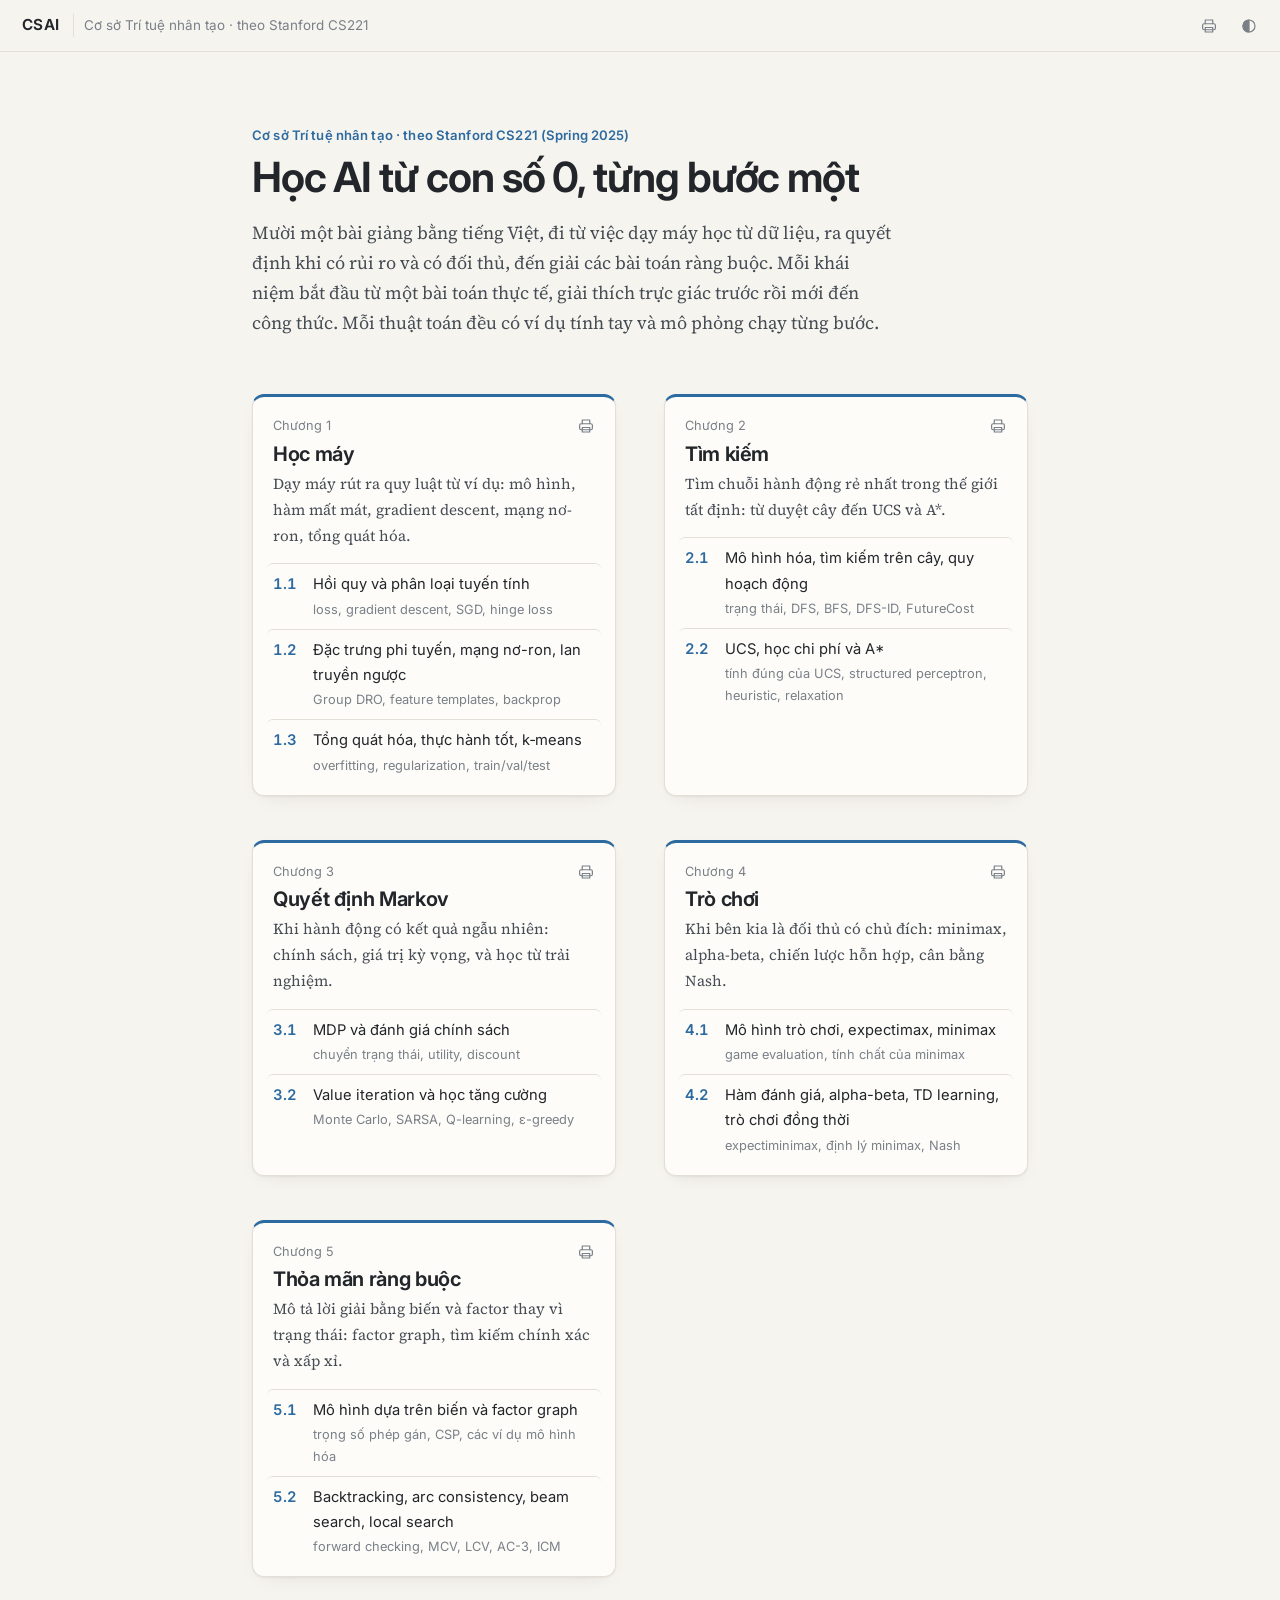
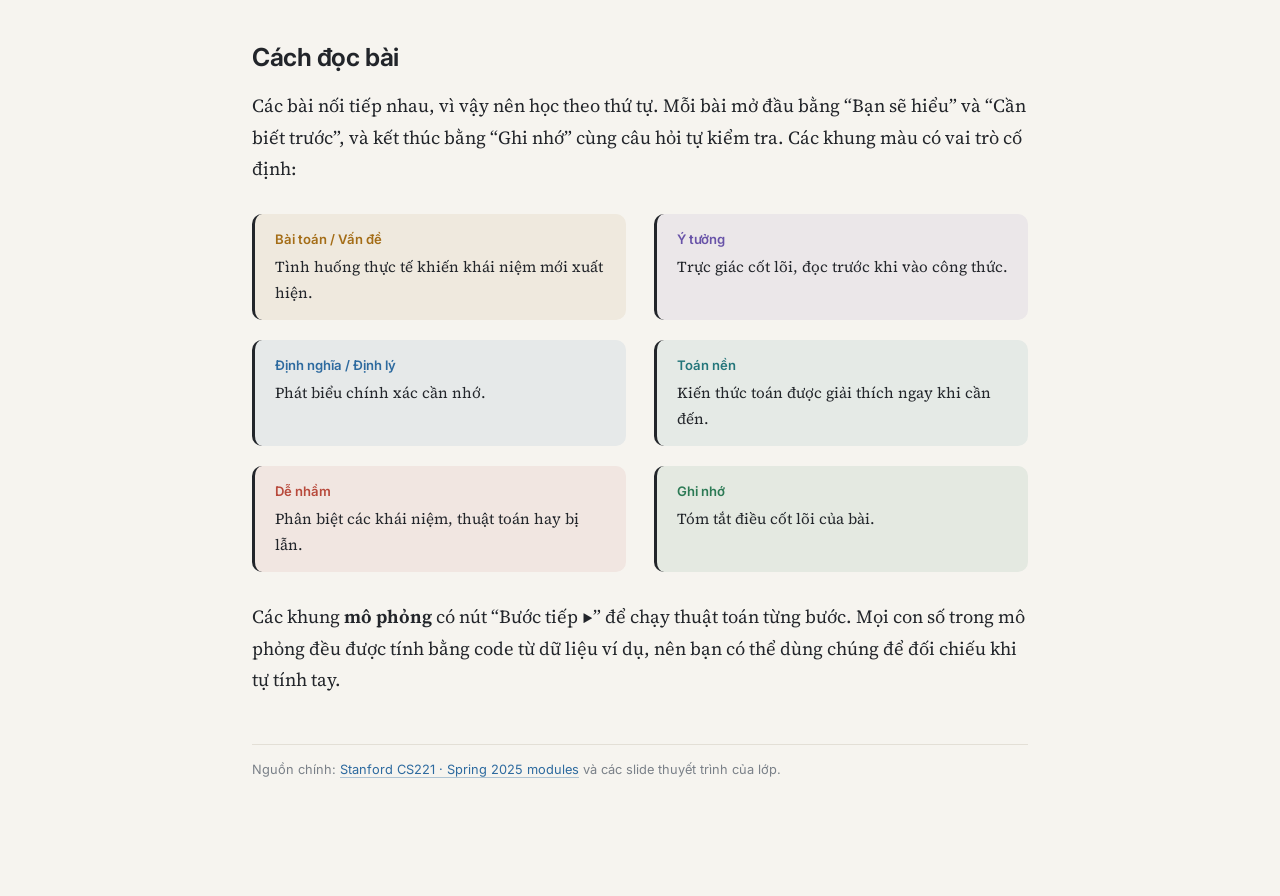
<file: index.html>
<!doctype html>
<html lang="vi"><head>
<meta charset="utf-8"><meta name="viewport" content="width=device-width,initial-scale=1">
<title>CSAI · Cơ sở Trí tuệ nhân tạo</title>
<meta name="description" content="Bài giảng Cơ sở Trí tuệ nhân tạo bằng tiếng Việt cho người mới, bám theo Stanford CS221: học máy, tìm kiếm, MDP, trò chơi và thỏa mãn ràng buộc.">
<link rel="preconnect" href="https://fonts.googleapis.com"><link rel="preconnect" href="https://fonts.gstatic.com" crossorigin>
<link href="https://fonts.googleapis.com/css2?family=Inter:wght@400;500;600;700&family=Source+Serif+4:ital,opsz,wght@0,8..60,400;0,8..60,600;1,8..60,400&family=JetBrains+Mono:wght@400;600&display=swap" rel="stylesheet">
<link rel="stylesheet" href="assets/vendor/katex/katex.min.css"><link rel="stylesheet" href="assets/style.css">
<script defer src="assets/vendor/katex/katex.min.js"></script><script defer src="assets/vendor/katex/contrib/auto-render.min.js"></script>
<script defer src="assets/site.js"></script>
</head>
<body data-page="home">
<main class="home" id="main">
  <div class="eyebrow">Cơ sở Trí tuệ nhân tạo · theo Stanford CS221 (Spring 2025)</div>
  <h1>Học AI từ con số 0, từng bước một</h1>
  <p class="lead">Mười một bài giảng bằng tiếng Việt, đi từ việc dạy máy học từ dữ liệu, ra quyết định khi có rủi ro và có đối thủ, đến giải các bài toán ràng buộc. Mỗi khái niệm bắt đầu từ một bài toán thực tế, giải thích trực giác trước rồi mới đến công thức. Mỗi thuật toán đều có ví dụ tính tay và mô phỏng chạy từng bước.</p>

  <div class="road">
    <section class="ch">
      <div class="k">Chương 1</div><h2><a class="ch-go" href="chuong.html?c=1" title="Đọc cả chương">Học máy<span class="arr" aria-hidden="true">→</span></a></h2>
      <p>Dạy máy rút ra quy luật từ ví dụ: mô hình, hàm mất mát, gradient descent, mạng nơ-ron, tổng quát hóa.</p>
      <a class="l" href="ml-1-hoi-quy-phan-loai.html"><b>1.1</b><span>Hồi quy và phân loại tuyến tính<small>loss, gradient descent, SGD, hinge loss</small></span></a>
      <a class="l" href="ml-2-phi-tuyen-mang-noron.html"><b>1.2</b><span>Đặc trưng phi tuyến, mạng nơ-ron, lan truyền ngược<small>Group DRO, feature templates, backprop</small></span></a>
      <a class="l" href="ml-3-tong-quat-hoa-kmeans.html"><b>1.3</b><span>Tổng quát hóa, thực hành tốt, k‑means<small>overfitting, regularization, train/val/test</small></span></a>
    </section>
    <section class="ch">
      <div class="k">Chương 2</div><h2><a class="ch-go" href="chuong.html?c=2" title="Đọc cả chương">Tìm kiếm<span class="arr" aria-hidden="true">→</span></a></h2>
      <p>Tìm chuỗi hành động rẻ nhất trong thế giới tất định: từ duyệt cây đến UCS và A*.</p>
      <a class="l" href="search-1-mo-hinh-dp.html"><b>2.1</b><span>Mô hình hóa, tìm kiếm trên cây, quy hoạch động<small>trạng thái, DFS, BFS, DFS-ID, FutureCost</small></span></a>
      <a class="l" href="search-2-ucs-astar.html"><b>2.2</b><span>UCS, học chi phí và A*<small>tính đúng của UCS, structured perceptron, heuristic, relaxation</small></span></a>
    </section>
    <section class="ch">
      <div class="k">Chương 3</div><h2><a class="ch-go" href="chuong.html?c=3" title="Đọc cả chương">Quyết định Markov<span class="arr" aria-hidden="true">→</span></a></h2>
      <p>Khi hành động có kết quả ngẫu nhiên: chính sách, giá trị kỳ vọng, và học từ trải nghiệm.</p>
      <a class="l" href="mdp-1-mo-hinh-danh-gia.html"><b>3.1</b><span>MDP và đánh giá chính sách<small>chuyển trạng thái, utility, discount</small></span></a>
      <a class="l" href="mdp-2-value-iteration-rl.html"><b>3.2</b><span>Value iteration và học tăng cường<small>Monte Carlo, SARSA, Q-learning, ε-greedy</small></span></a>
    </section>
    <section class="ch">
      <div class="k">Chương 4</div><h2><a class="ch-go" href="chuong.html?c=4" title="Đọc cả chương">Trò chơi<span class="arr" aria-hidden="true">→</span></a></h2>
      <p>Khi bên kia là đối thủ có chủ đích: minimax, alpha-beta, chiến lược hỗn hợp, cân bằng Nash.</p>
      <a class="l" href="games-1-minimax.html"><b>4.1</b><span>Mô hình trò chơi, expectimax, minimax<small>game evaluation, tính chất của minimax</small></span></a>
      <a class="l" href="games-2-alphabeta-td.html"><b>4.2</b><span>Hàm đánh giá, alpha-beta, TD learning, trò chơi đồng thời<small>expectiminimax, định lý minimax, Nash</small></span></a>
    </section>
    <section class="ch">
      <div class="k">Chương 5</div><h2><a class="ch-go" href="chuong.html?c=5" title="Đọc cả chương">Thỏa mãn ràng buộc<span class="arr" aria-hidden="true">→</span></a></h2>
      <p>Mô tả lời giải bằng biến và factor thay vì trạng thái: factor graph, tìm kiếm chính xác và xấp xỉ.</p>
      <a class="l" href="csp-1-factor-graph.html"><b>5.1</b><span>Mô hình dựa trên biến và factor graph<small>trọng số phép gán, CSP, các ví dụ mô hình hóa</small></span></a>
      <a class="l" href="csp-2-backtracking-local.html"><b>5.2</b><span>Backtracking, arc consistency, beam search, local search<small>forward checking, MCV, LCV, AC-3, ICM</small></span></a>
    </section>
  </div>

  <h2 style="border:0;padding:0;margin-top:1rem">Cách đọc bài</h2>
  <p>Các bài nối tiếp nhau, vì vậy nên học theo thứ tự. Mỗi bài mở đầu bằng “Bạn sẽ hiểu” và “Cần biết trước”, và kết thúc bằng “Ghi nhớ” cùng câu hỏi tự kiểm tra. Các khung màu có vai trò cố định:</p>
  <div class="compare">
    <div class="box problem" style="margin:0"><div class="box-h">Bài toán / Vấn đề</div><p>Tình huống thực tế khiến khái niệm mới xuất hiện.</p></div>
    <div class="box idea" style="margin:0"><div class="box-h">Ý tưởng</div><p>Trực giác cốt lõi, đọc trước khi vào công thức.</p></div>
    <div class="box def" style="margin:0"><div class="box-h">Định nghĩa / Định lý</div><p>Phát biểu chính xác cần nhớ.</p></div>
    <div class="box math" style="margin:0"><div class="box-h">Toán nền</div><p>Kiến thức toán được giải thích ngay khi cần đến.</p></div>
    <div class="box pitfall" style="margin:0"><div class="box-h">Dễ nhầm</div><p>Phân biệt các khái niệm, thuật toán hay bị lẫn.</p></div>
    <div class="box recap" style="margin:0"><div class="box-h">Ghi nhớ</div><p>Tóm tắt điều cốt lõi của bài.</p></div>
  </div>
  <p style="margin-top:1.4rem">Các khung <b>mô phỏng</b> có nút “Bước tiếp ▶” để chạy thuật toán từng bước. Mọi con số trong mô phỏng đều được tính bằng code từ dữ liệu ví dụ, nên bạn có thể dùng chúng để đối chiếu khi tự tính tay.</p>
  <p class="src">Nguồn chính: <a href="https://stanford-cs221.github.io/spring2025/modules/">Stanford CS221 · Spring 2025 modules</a> và các slide thuyết trình của lớp.</p>
</main>
</body></html>
</file>
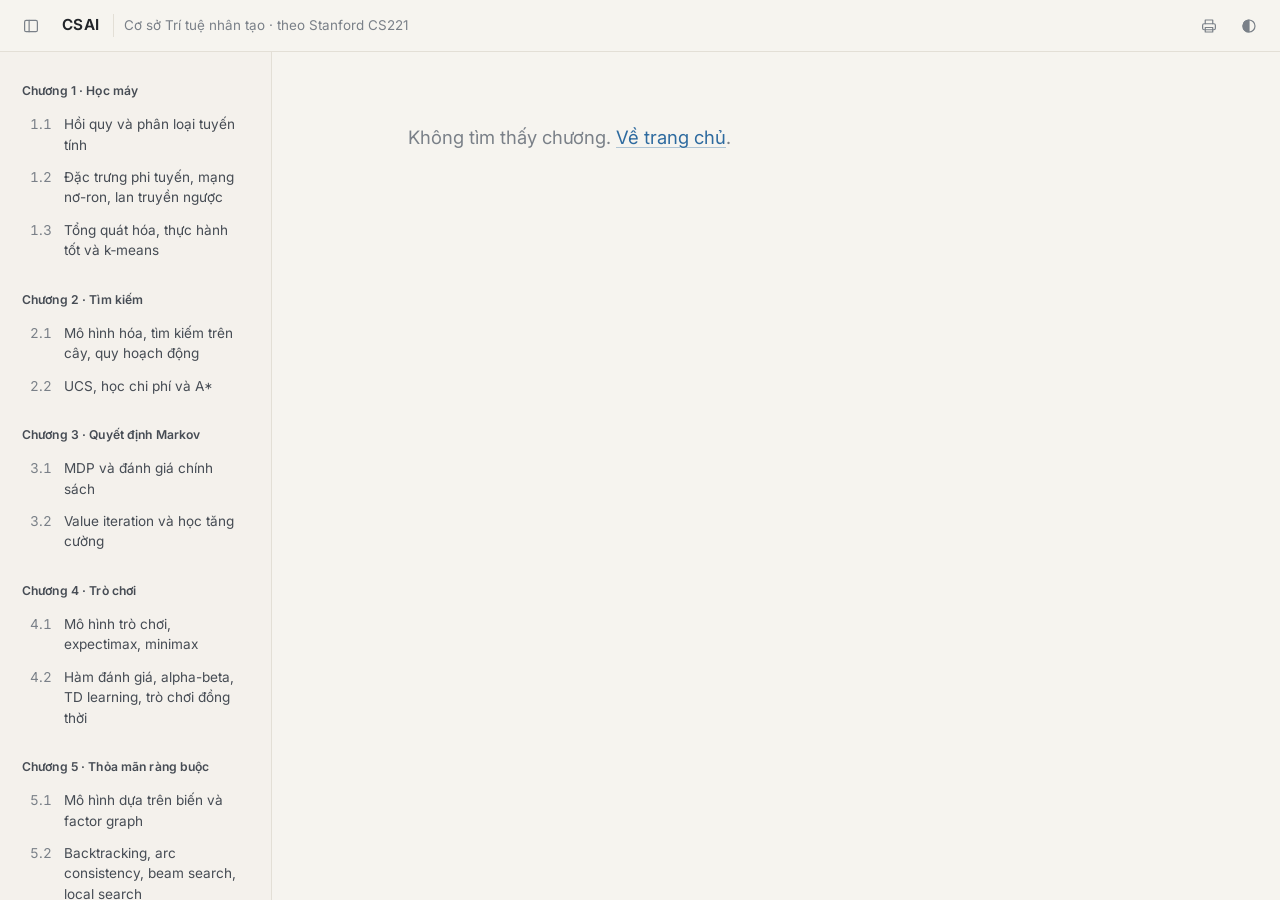
<file: chuong.html>
<!doctype html>
<html lang="vi"><head>
<meta charset="utf-8"><meta name="viewport" content="width=device-width,initial-scale=1">
<title>Cả chương · CSAI</title>
<meta name="description" content="Toàn bộ các bài của một chương CSAI nối liền trong một trang, để đọc liền mạch hoặc in.">
<link rel="preconnect" href="https://fonts.googleapis.com"><link rel="preconnect" href="https://fonts.gstatic.com" crossorigin>
<link href="https://fonts.googleapis.com/css2?family=Inter:wght@400;500;600;700&family=Source+Serif+4:ital,opsz,wght@0,8..60,400;0,8..60,600;1,8..60,400&family=JetBrains+Mono:wght@400;600&display=swap" rel="stylesheet">
<link rel="stylesheet" href="assets/vendor/katex/katex.min.css"><link rel="stylesheet" href="assets/style.css">
<script defer src="assets/vendor/katex/katex.min.js"></script><script defer src="assets/vendor/katex/contrib/auto-render.min.js"></script>
<script defer src="assets/site.js"></script><script defer src="assets/sim.js"></script><script defer src="assets/chapter.js"></script>
</head>
<body data-page="chapter">
<div class="layout"><aside class="sidebar" id="sidebar"></aside>
<main class="page" id="main"><article class="content">
<div id="chapter"><p class="ch-status">Đang tải các bài của chương…</p></div>
</article></main></div>
</body></html>
</file>
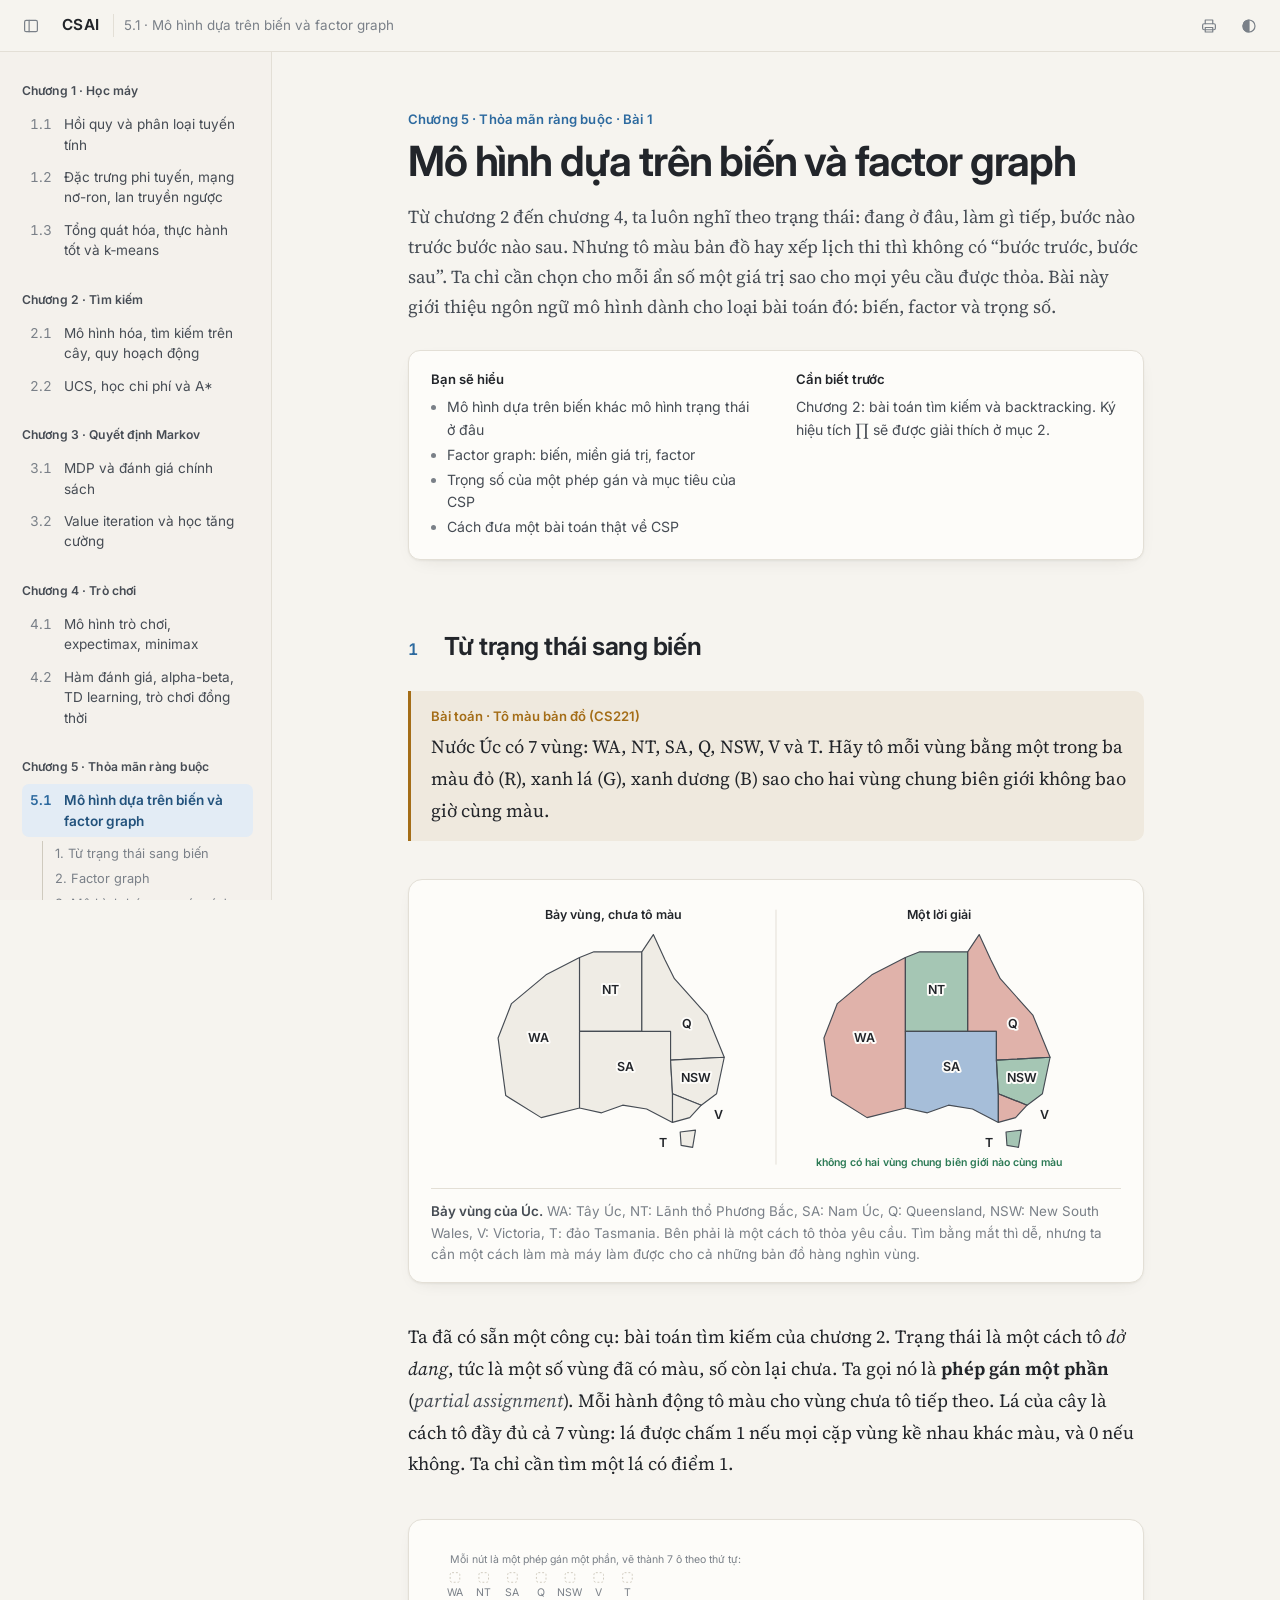
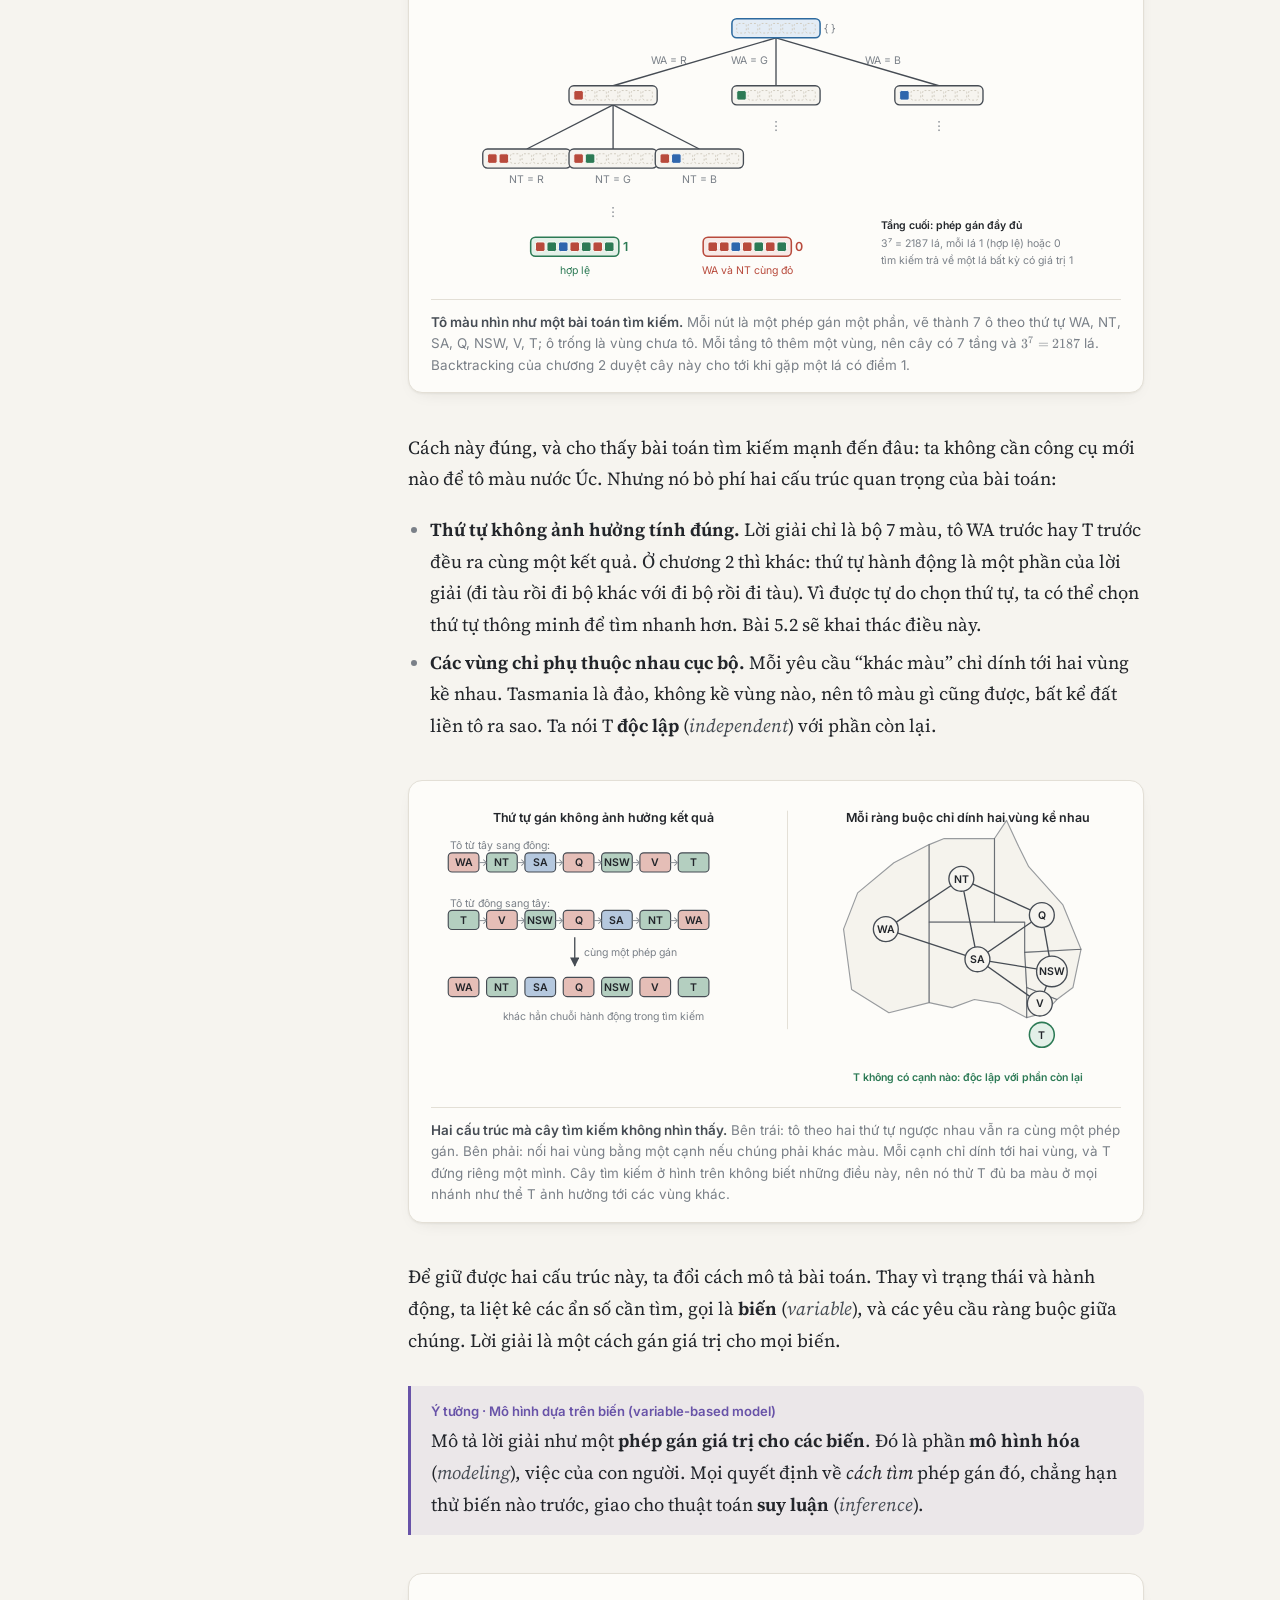
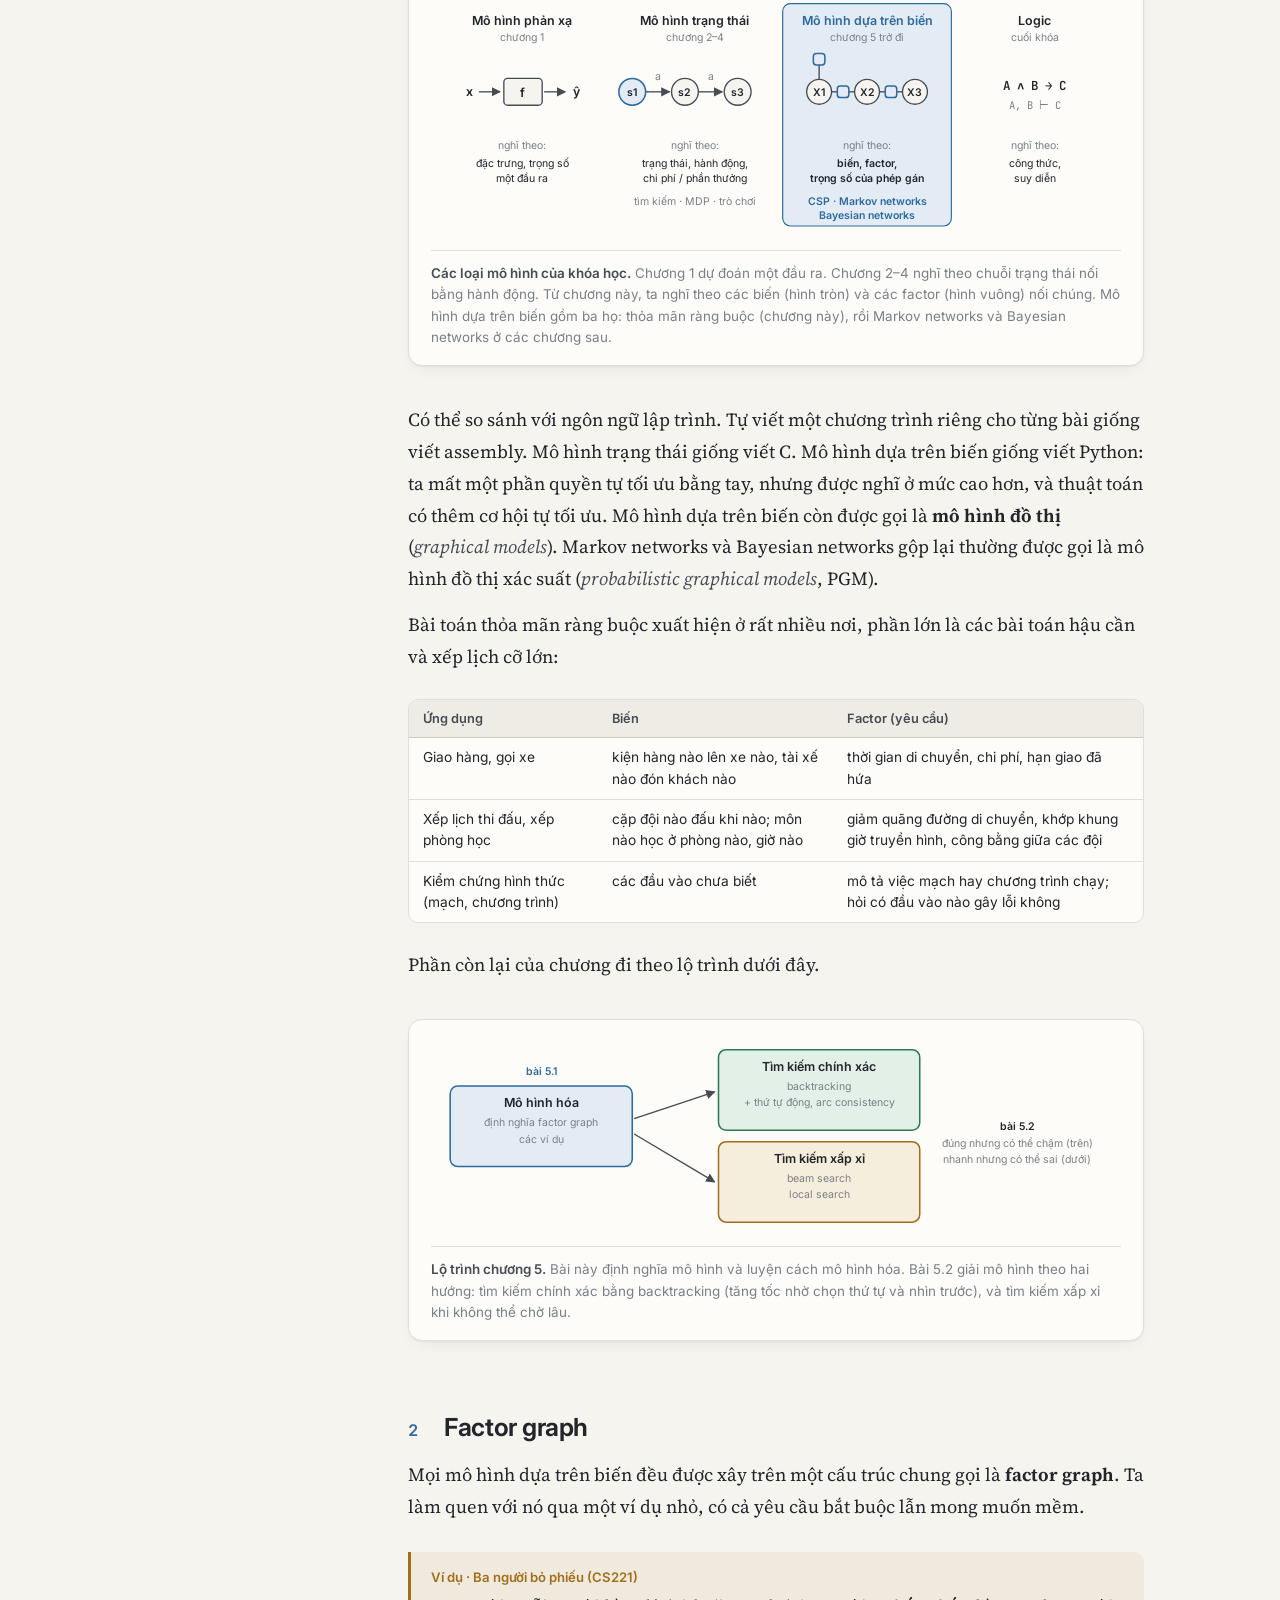
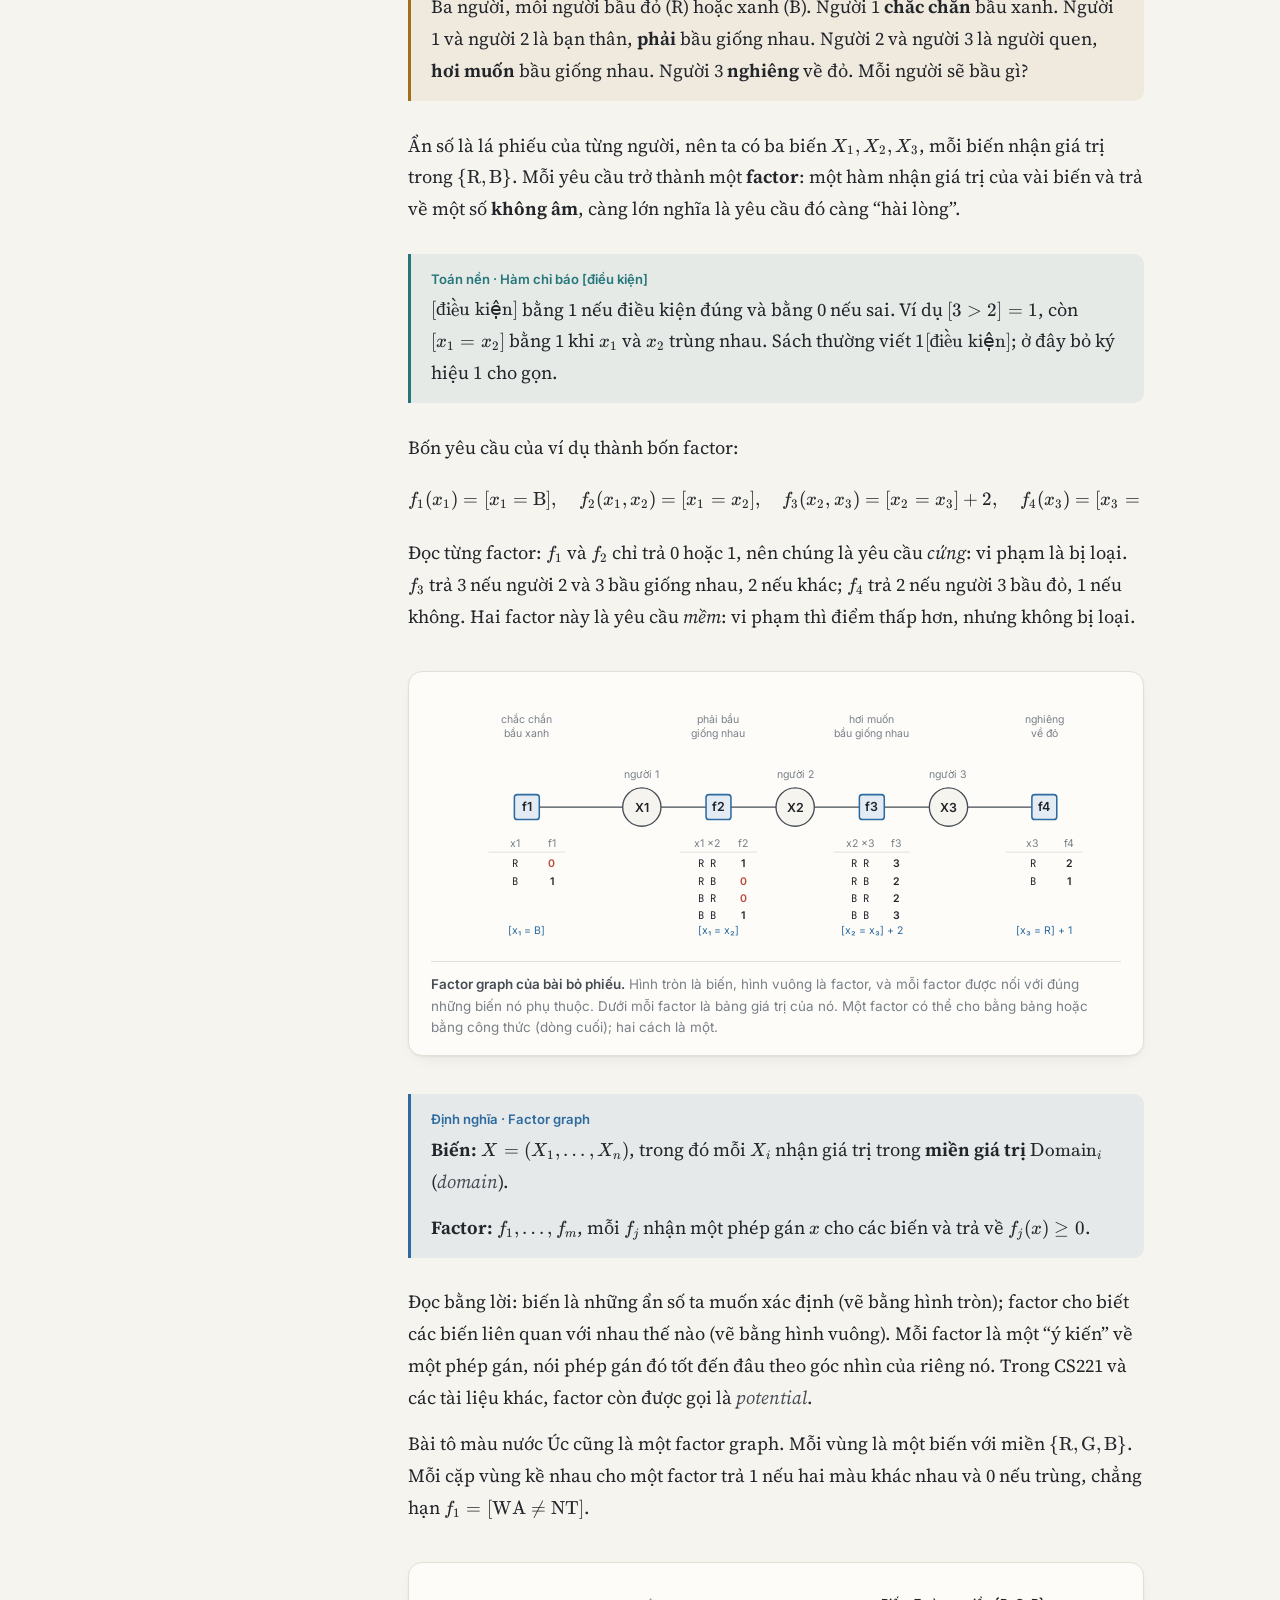
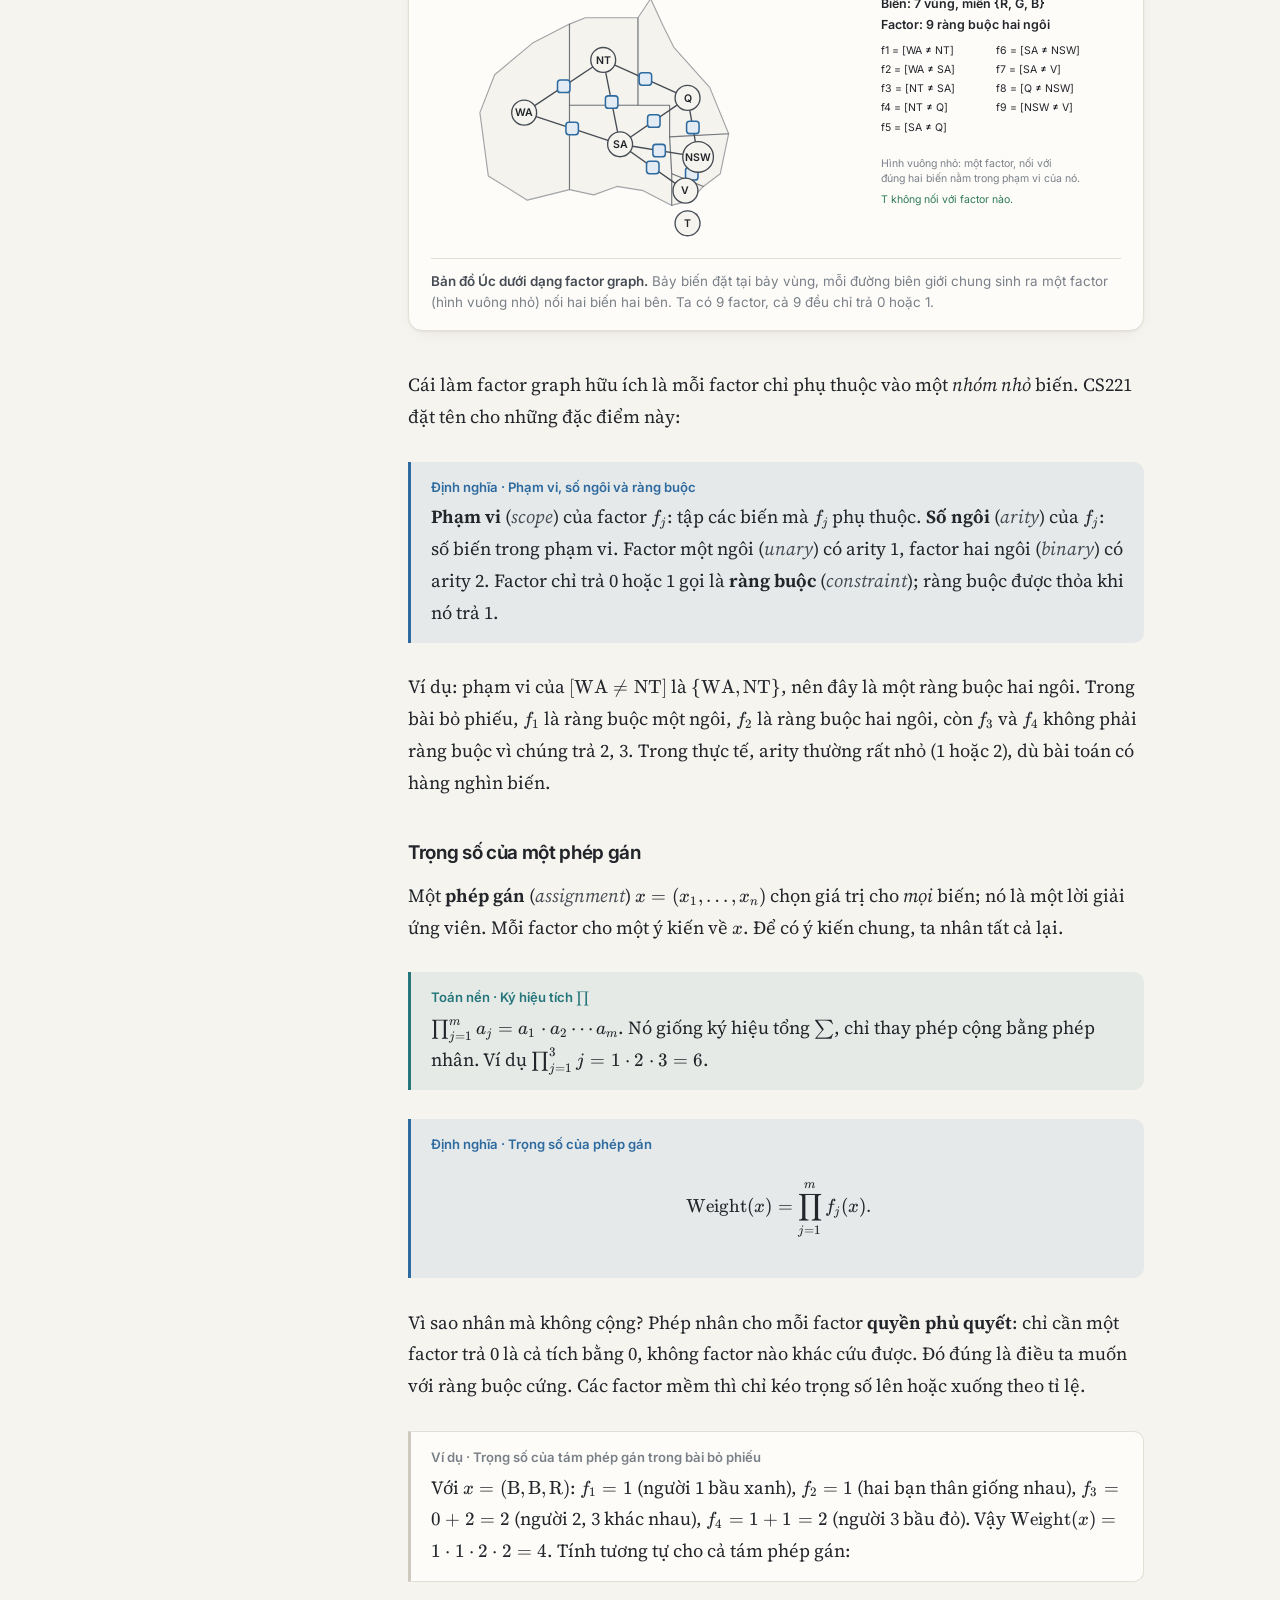
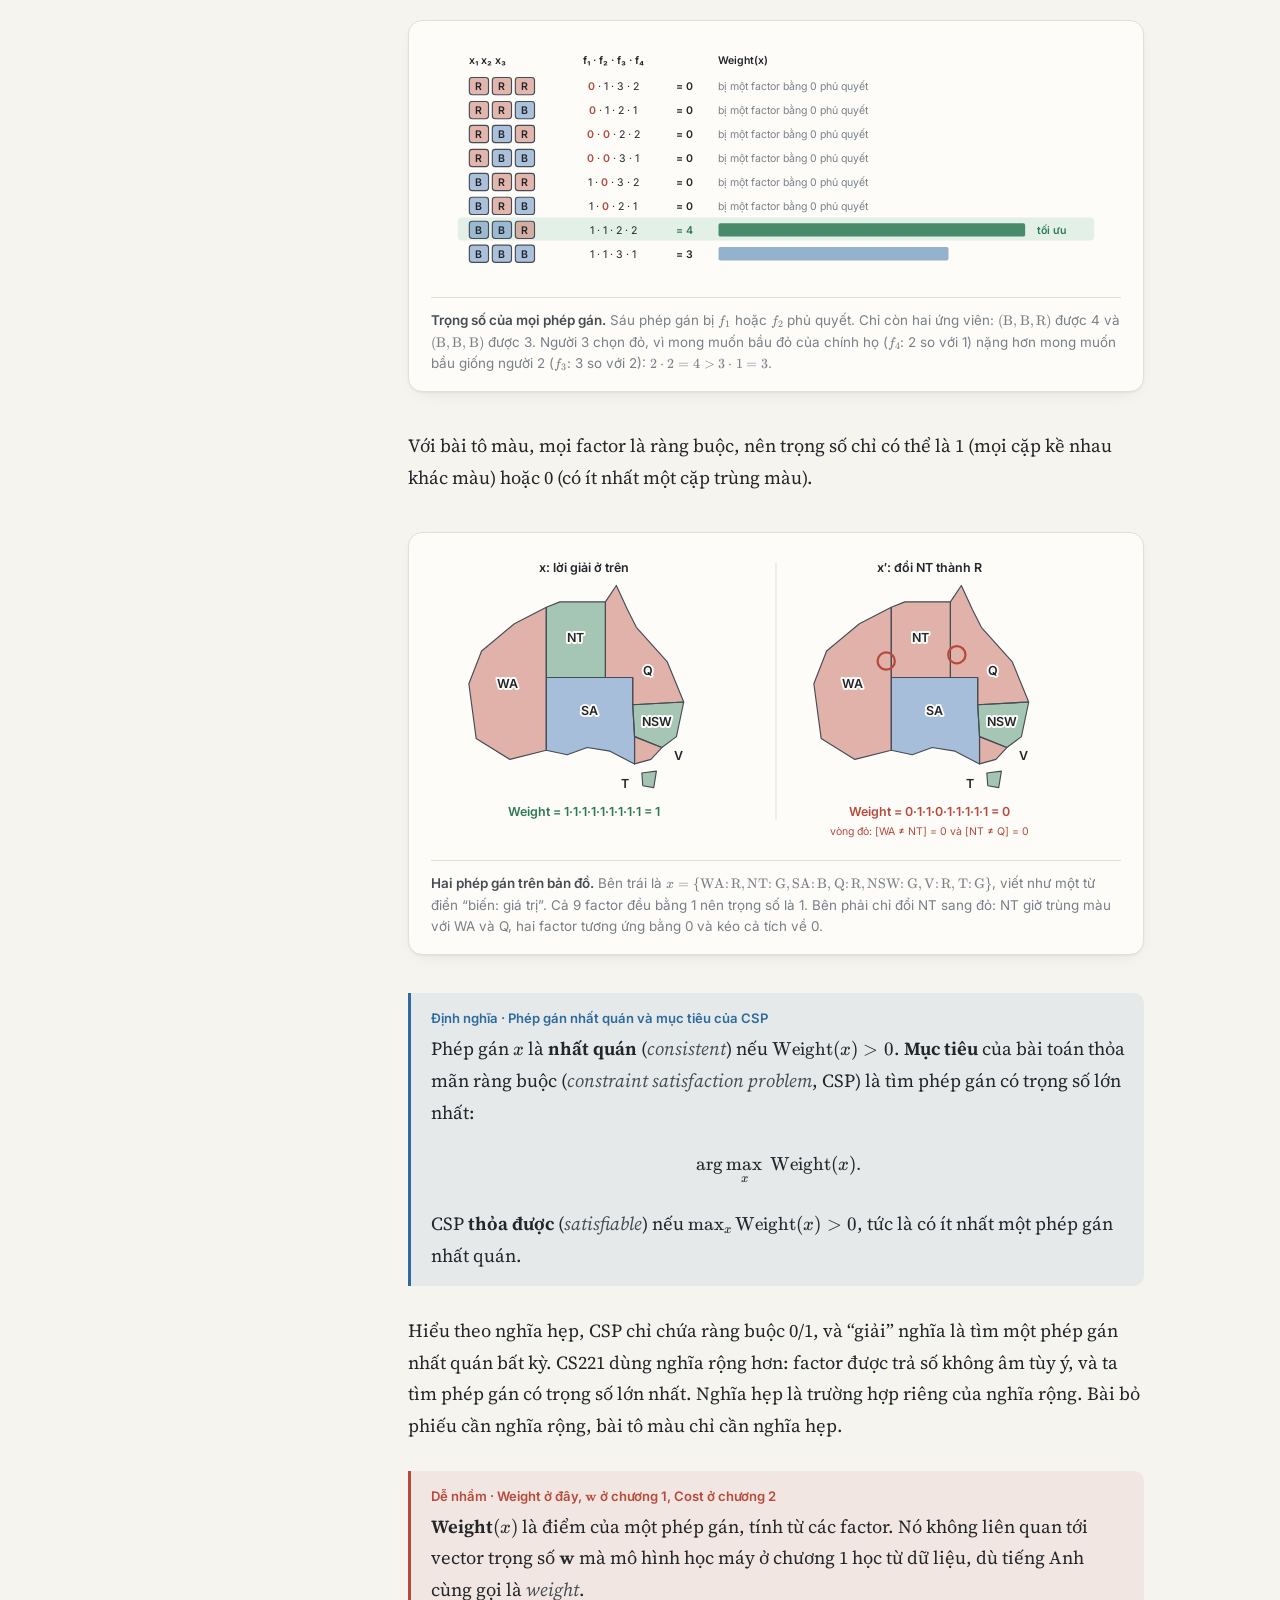
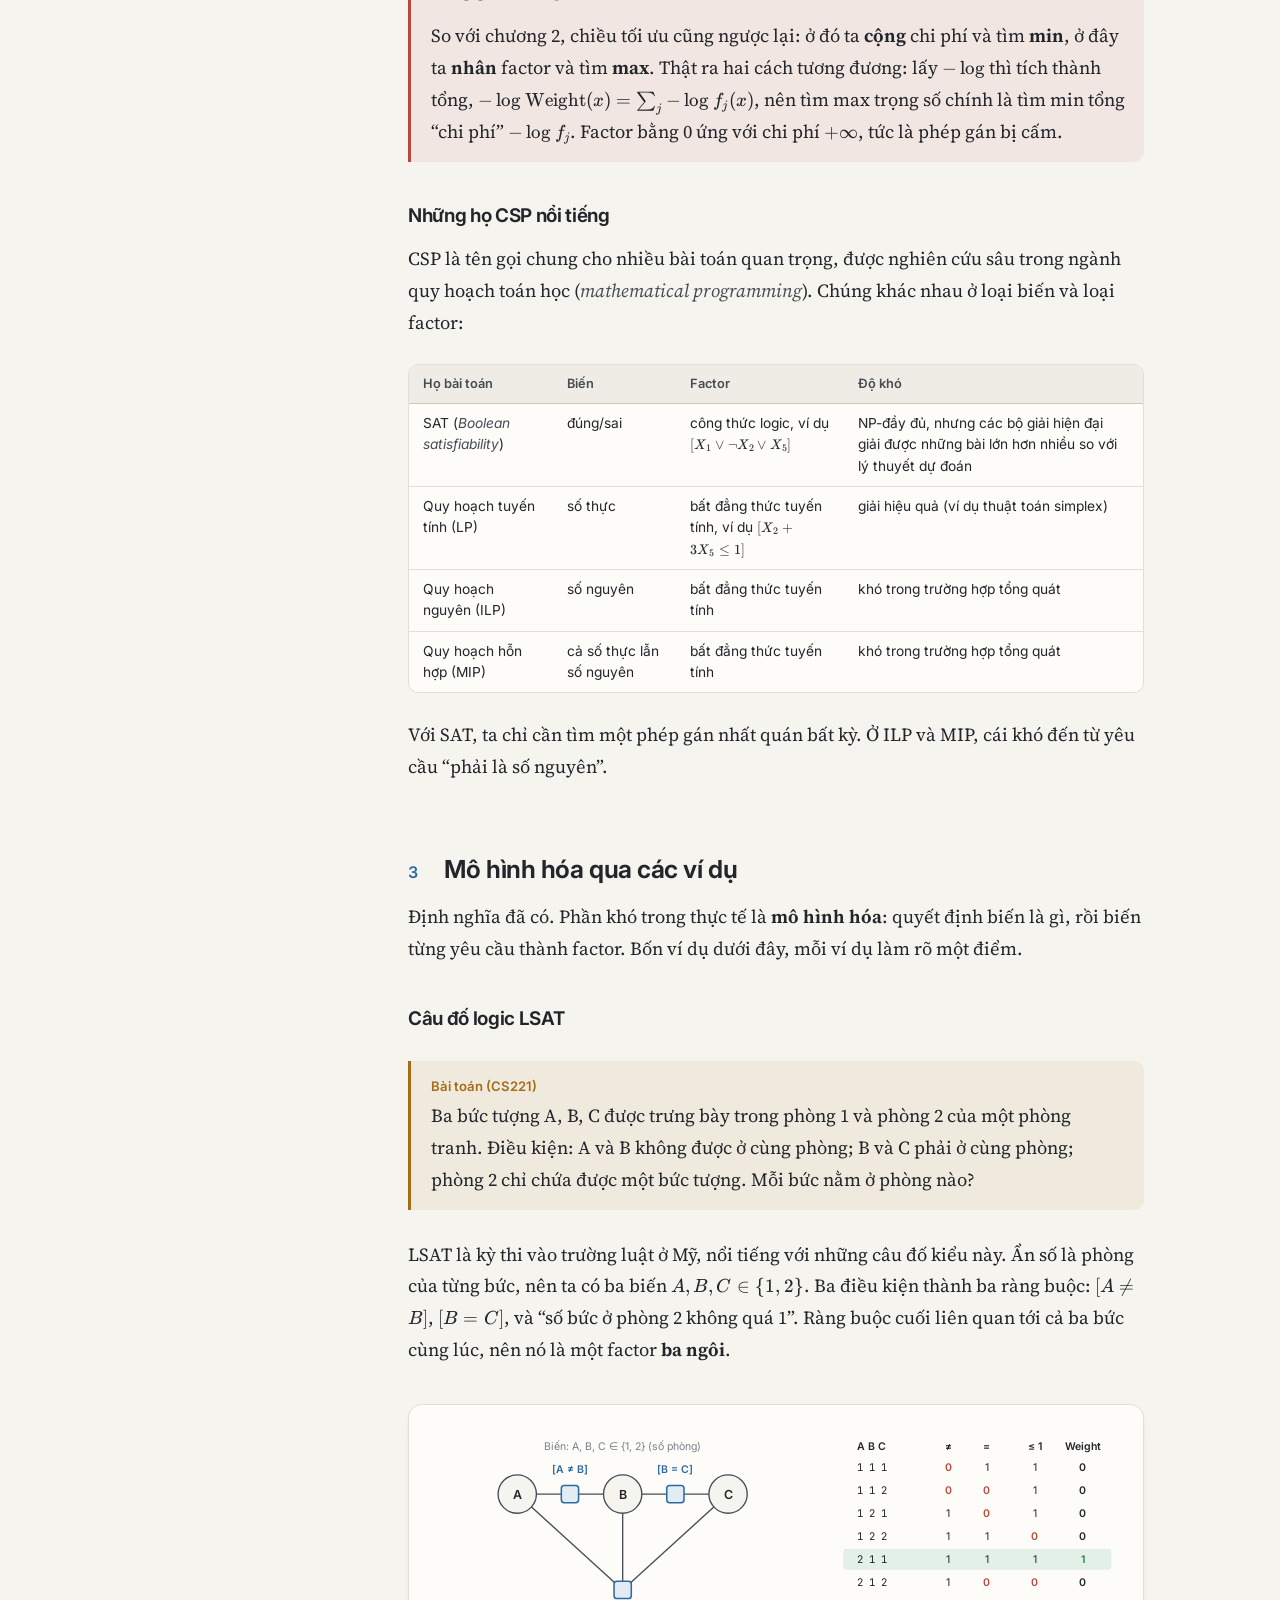
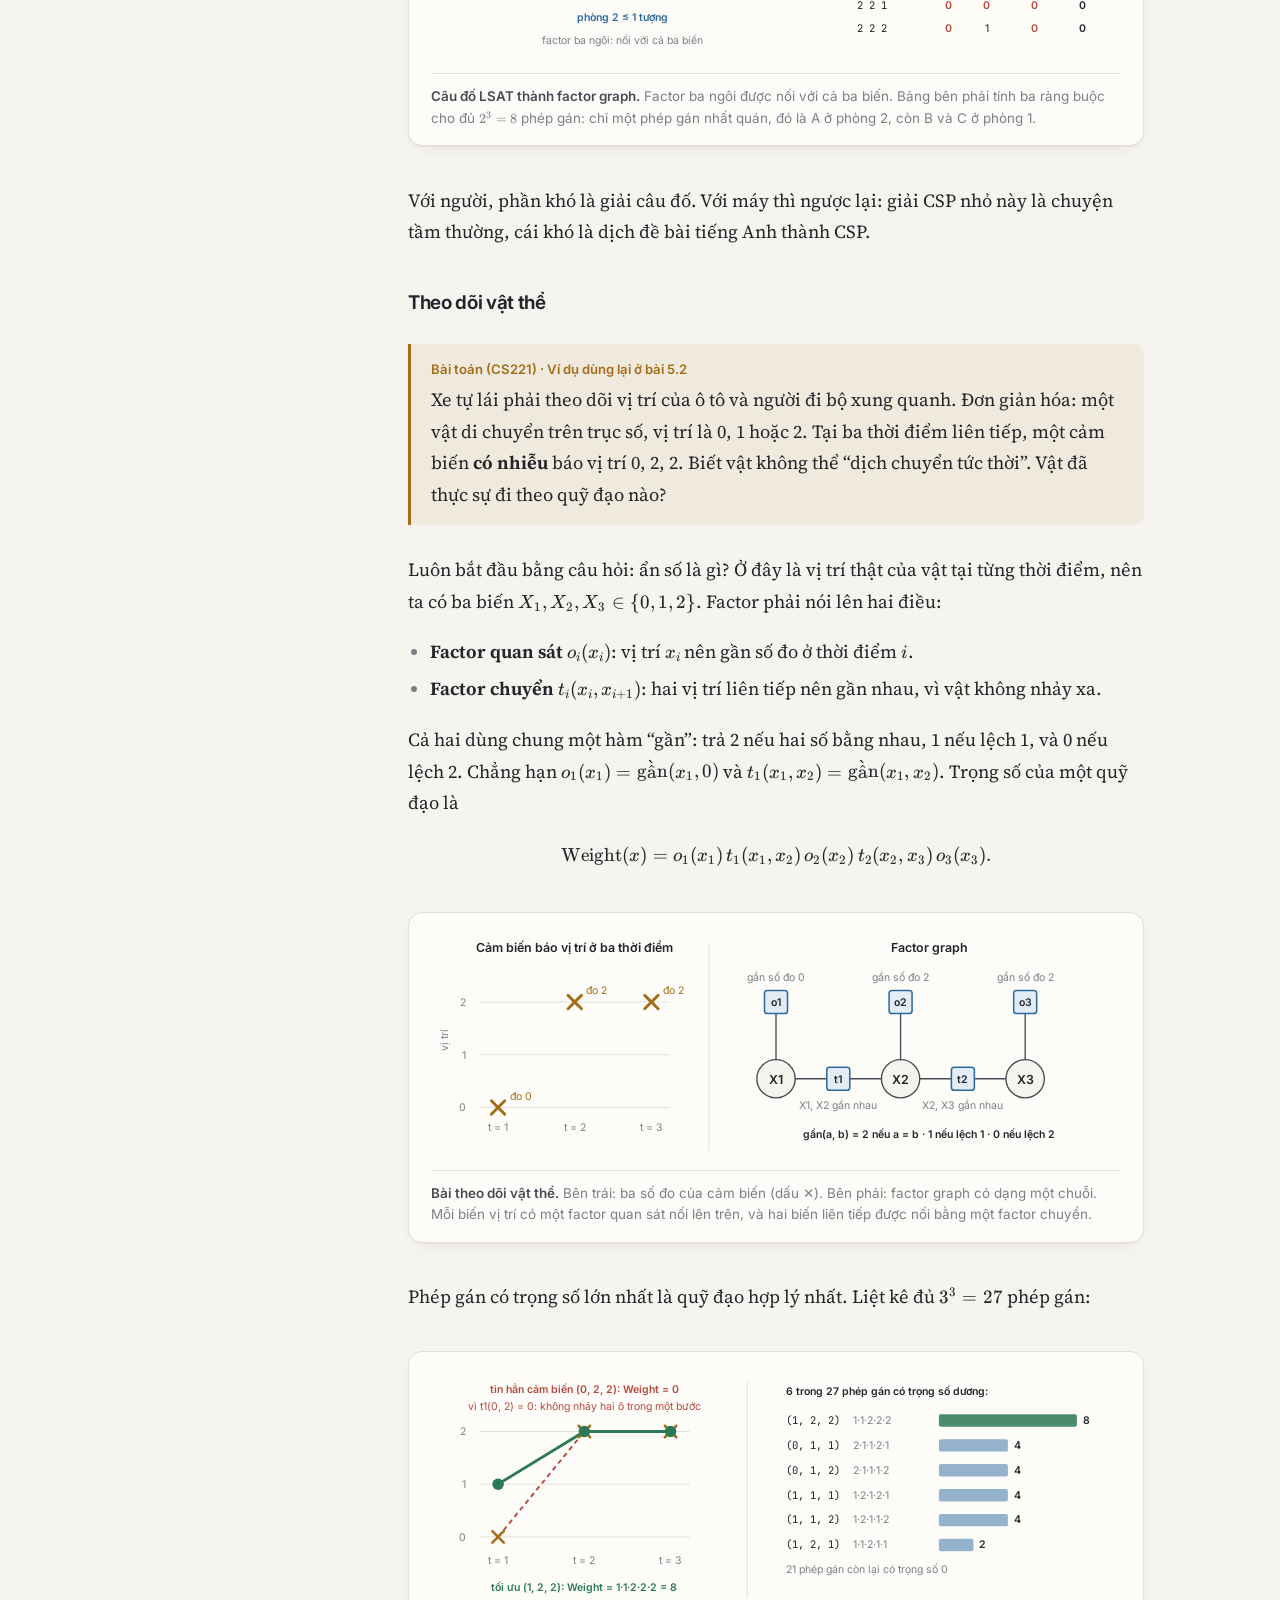
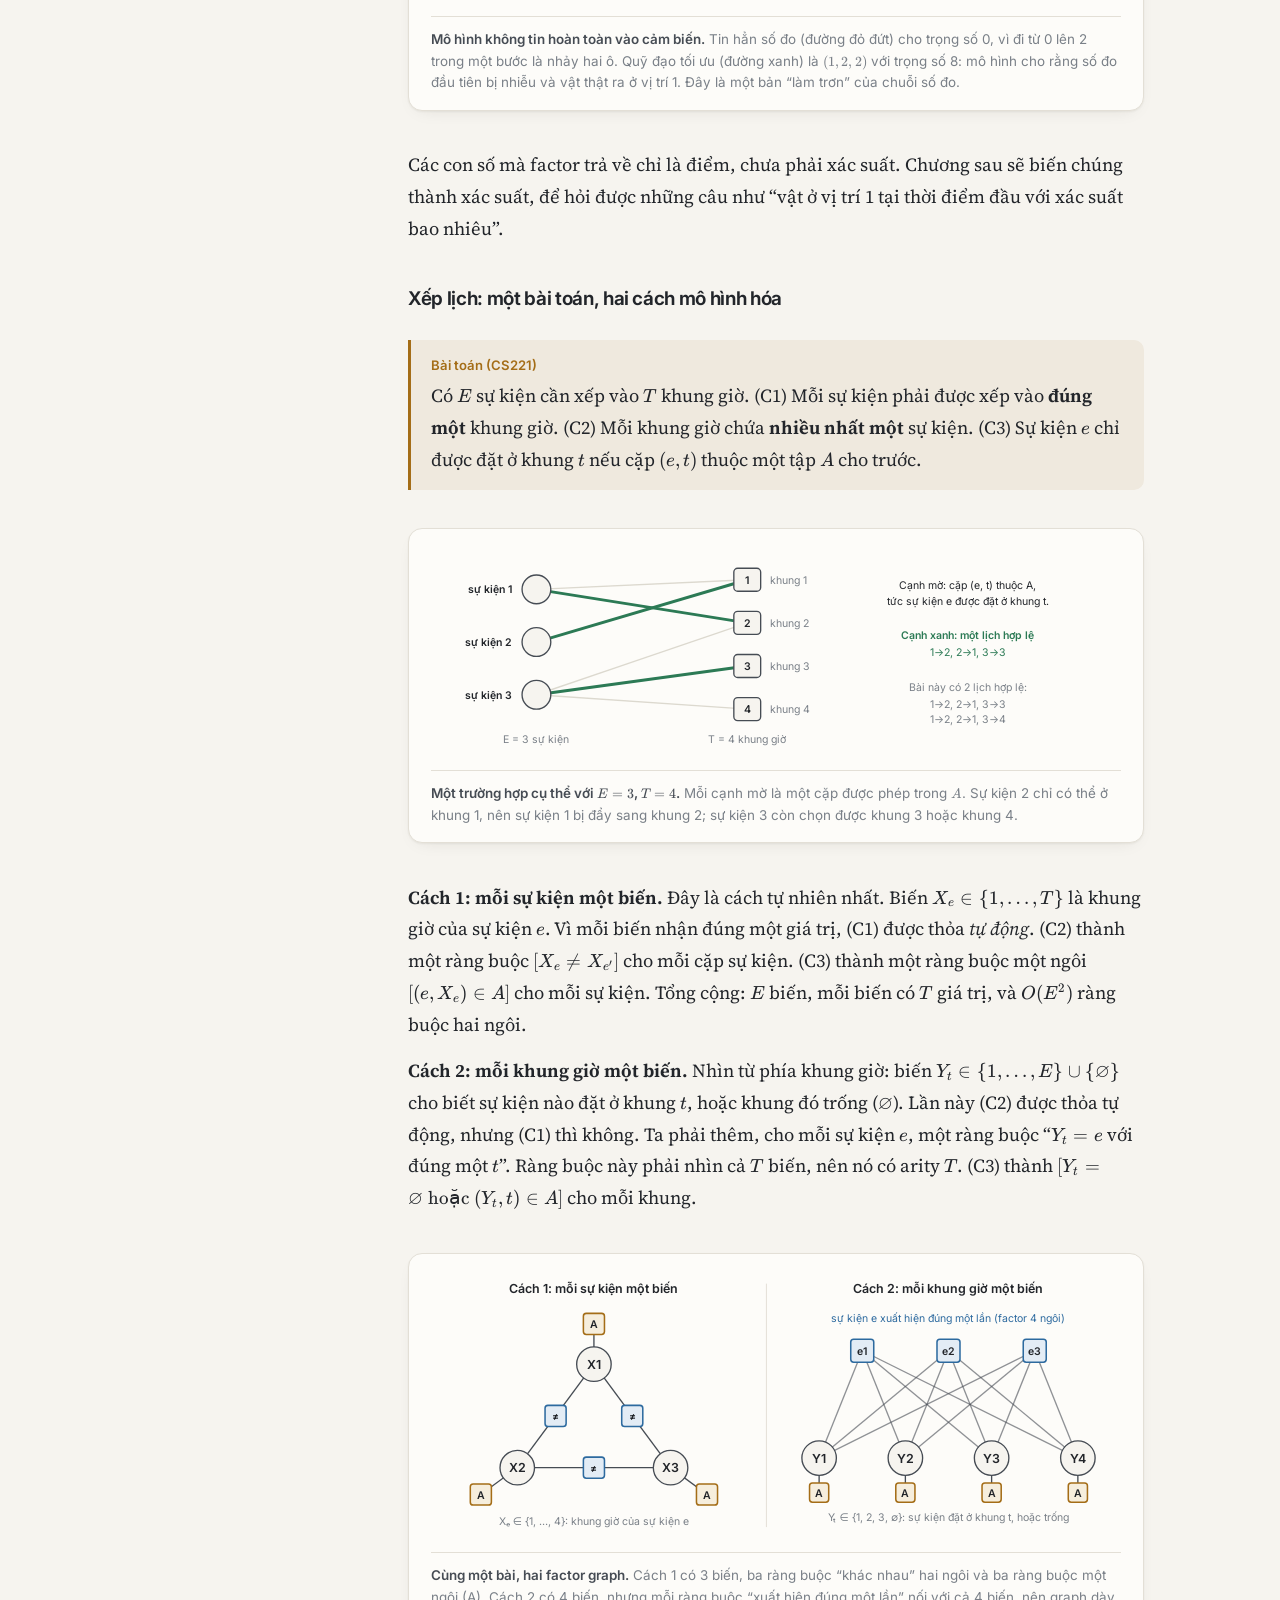
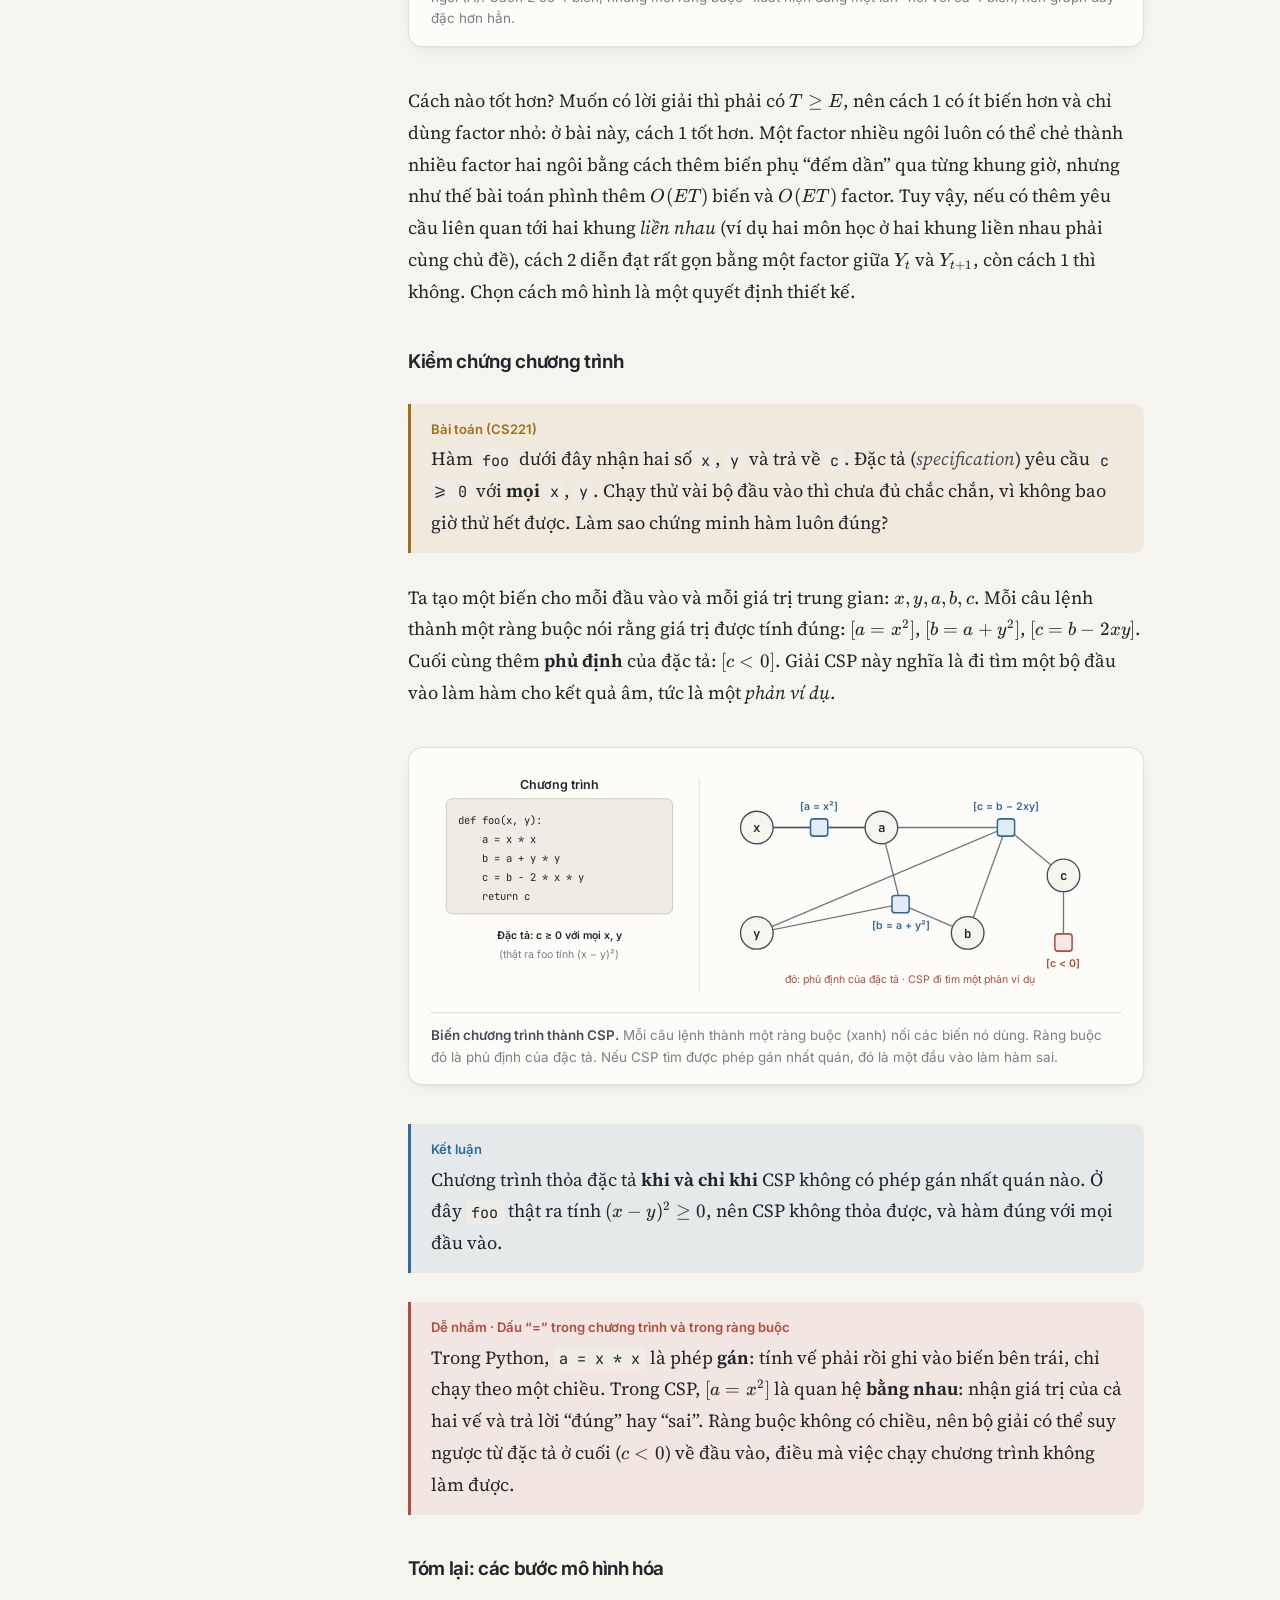
<file: csp-1-factor-graph.html>
<!doctype html>
<html lang="vi"><head>
<meta charset="utf-8"><meta name="viewport" content="width=device-width,initial-scale=1">
<title>5.1 Mô hình dựa trên biến và factor graph · CSAI</title>
<meta name="description" content="Bài 5.1: mô hình dựa trên biến, factor graph, biến, miền giá trị, factor, trọng số của phép gán, bài toán thỏa mãn ràng buộc (CSP) và các ví dụ mô hình hóa.">
<link rel="preconnect" href="https://fonts.googleapis.com"><link rel="preconnect" href="https://fonts.gstatic.com" crossorigin>
<link href="https://fonts.googleapis.com/css2?family=Inter:wght@400;500;600;700&family=Source+Serif+4:ital,opsz,wght@0,8..60,400;0,8..60,600;1,8..60,400&family=JetBrains+Mono:wght@400;600&display=swap" rel="stylesheet">
<link rel="stylesheet" href="assets/vendor/katex/katex.min.css"><link rel="stylesheet" href="assets/style.css">
<script defer src="assets/vendor/katex/katex.min.js"></script><script defer src="assets/vendor/katex/contrib/auto-render.min.js"></script>
<script defer src="assets/site.js"></script><script defer src="assets/sim.js"></script>
</head>
<body data-page="csp-1">
<div class="layout"><aside class="sidebar" id="sidebar"></aside>
<main class="page" id="main"><article class="content">

<header class="hero">
  <div class="eyebrow">Chương 5 · Thỏa mãn ràng buộc · Bài 1</div>
  <h1>Mô hình dựa trên biến và factor graph</h1>
  <p class="lead">Từ chương 2 đến chương 4, ta luôn nghĩ theo trạng thái: đang ở đâu, làm gì tiếp, bước nào trước bước nào sau. Nhưng tô màu bản đồ hay xếp lịch thi thì không có “bước trước, bước sau”. Ta chỉ cần chọn cho mỗi ẩn số một giá trị sao cho mọi yêu cầu được thỏa. Bài này giới thiệu ngôn ngữ mô hình dành cho loại bài toán đó: biến, factor và trọng số.</p>
  <div class="meta">
    <div><h4>Bạn sẽ hiểu</h4><ul><li>Mô hình dựa trên biến khác mô hình trạng thái ở đâu</li><li>Factor graph: biến, miền giá trị, factor</li><li>Trọng số của một phép gán và mục tiêu của CSP</li><li>Cách đưa một bài toán thật về CSP</li></ul></div>
    <div><h4>Cần biết trước</h4><p style="margin:0">Chương 2: bài toán tìm kiếm và backtracking. Ký hiệu tích \(\prod\) sẽ được giải thích ở mục 2.</p></div>
  </div>
</header>

<h2 id="overview"><span class="sec">1</span>Từ trạng thái sang biến</h2>

<div class="box problem"><div class="box-h">Bài toán · Tô màu bản đồ (CS221)</div>
<p>Nước Úc có 7 vùng: WA, NT, SA, Q, NSW, V và T. Hãy tô mỗi vùng bằng một trong ba màu đỏ (R), xanh lá (G), xanh dương (B) sao cho hai vùng chung biên giới không bao giờ cùng màu.</p>
</div>

<figure class="fig" id="fig-c1-map">
<svg viewBox="0 0 720 282" role="img" aria-label="Bản đồ bảy vùng của Úc, chưa tô và đã tô ba màu">
<text x="190" y="18" text-anchor="middle" class="t-b">Bảy vùng, chưa tô màu</text><polygon points="155,58 155,215 115,225 78,202 70,142 84,106 120,76" style="fill:var(--surface-2);stroke:var(--ink-2);stroke-width:1.2;stroke-linejoin:round"/><polygon points="155,58 170,52 220,52 220,135 155,135" style="fill:var(--surface-2);stroke:var(--ink-2);stroke-width:1.2;stroke-linejoin:round"/><polygon points="155,135 220,135 250,135 250,165 252,200 252,230 225,216 200,212 178,220 155,215" style="fill:var(--surface-2);stroke:var(--ink-2);stroke-width:1.2;stroke-linejoin:round"/><polygon points="220,52 232,34 244,60 254,80 288,118 306,162 250,165 250,135 220,135" style="fill:var(--surface-2);stroke:var(--ink-2);stroke-width:1.2;stroke-linejoin:round"/><polygon points="250,165 306,162 298,200 282,212 252,200" style="fill:var(--surface-2);stroke:var(--ink-2);stroke-width:1.2;stroke-linejoin:round"/><polygon points="252,200 282,212 270,225 252,230" style="fill:var(--surface-2);stroke:var(--ink-2);stroke-width:1.2;stroke-linejoin:round"/><polygon points="260,240 276,238 273,256 261,254" style="fill:var(--surface-2);stroke:var(--ink-2);stroke-width:1.2;stroke-linejoin:round"/><text x="112" y="146" text-anchor="middle" class="t-b halo">WA</text><text x="187" y="96" text-anchor="middle" class="t-b halo">NT</text><text x="203" y="176" text-anchor="middle" class="t-b halo">SA</text><text x="267" y="132" text-anchor="middle" class="t-b halo">Q</text><text x="277" y="188" text-anchor="middle" class="t-b halo">NSW</text><text x="300" y="226" text-anchor="middle" class="t-b halo">V</text><text x="242" y="256" text-anchor="middle" class="t-b halo">T</text><text x="530" y="18" text-anchor="middle" class="t-b">Một lời giải</text><polygon points="495,58 495,215 455,225 418,202 410,142 424,106 460,76" style="fill:var(--min);fill-opacity:0.42;stroke:var(--ink-2);stroke-width:1.2;stroke-linejoin:round"/><polygon points="495,58 510,52 560,52 560,135 495,135" style="fill:var(--ok);fill-opacity:0.42;stroke:var(--ink-2);stroke-width:1.2;stroke-linejoin:round"/><polygon points="495,135 560,135 590,135 590,165 592,200 592,230 565,216 540,212 518,220 495,215" style="fill:var(--max);fill-opacity:0.42;stroke:var(--ink-2);stroke-width:1.2;stroke-linejoin:round"/><polygon points="560,52 572,34 584,60 594,80 628,118 646,162 590,165 590,135 560,135" style="fill:var(--min);fill-opacity:0.42;stroke:var(--ink-2);stroke-width:1.2;stroke-linejoin:round"/><polygon points="590,165 646,162 638,200 622,212 592,200" style="fill:var(--ok);fill-opacity:0.42;stroke:var(--ink-2);stroke-width:1.2;stroke-linejoin:round"/><polygon points="592,200 622,212 610,225 592,230" style="fill:var(--min);fill-opacity:0.42;stroke:var(--ink-2);stroke-width:1.2;stroke-linejoin:round"/><polygon points="600,240 616,238 613,256 601,254" style="fill:var(--ok);fill-opacity:0.42;stroke:var(--ink-2);stroke-width:1.2;stroke-linejoin:round"/><text x="452" y="146" text-anchor="middle" class="t-b halo">WA</text><text x="527" y="96" text-anchor="middle" class="t-b halo">NT</text><text x="543" y="176" text-anchor="middle" class="t-b halo">SA</text><text x="607" y="132" text-anchor="middle" class="t-b halo">Q</text><text x="617" y="188" text-anchor="middle" class="t-b halo">NSW</text><text x="640" y="226" text-anchor="middle" class="t-b halo">V</text><text x="582" y="256" text-anchor="middle" class="t-b halo">T</text><line x1="360" y1="8" x2="360" y2="274" class="grid"/><text x="530" y="276" text-anchor="middle" class="t-small t-ok t-b">không có hai vùng chung biên giới nào cùng màu</text>
</svg>
<figcaption><b>Bảy vùng của Úc.</b> WA: Tây Úc, NT: Lãnh thổ Phương Bắc, SA: Nam Úc, Q: Queensland, NSW: New South Wales, V: Victoria, T: đảo Tasmania. Bên phải là một cách tô thỏa yêu cầu. Tìm bằng mắt thì dễ, nhưng ta cần một cách làm mà máy làm được cho cả những bản đồ hàng nghìn vùng.</figcaption>
</figure>

<p>Ta đã có sẵn một công cụ: bài toán tìm kiếm của chương 2. Trạng thái là một cách tô <em>dở dang</em>, tức là một số vùng đã có màu, số còn lại chưa. Ta gọi nó là <dfn>phép gán một phần</dfn> (<span class="en">partial assignment</span>). Mỗi hành động tô màu cho vùng chưa tô tiếp theo. Lá của cây là cách tô đầy đủ cả 7 vùng: lá được chấm 1 nếu mọi cặp vùng kề nhau khác màu, và 0 nếu không. Ta chỉ cần tìm một lá có điểm 1.</p>

<figure class="fig" id="fig-c1-tree">
<svg viewBox="0 0 720 356" role="img" aria-label="Cây tìm kiếm của bài tô màu: mỗi nút là một phép gán một phần">
<defs></defs><text x="20" y="22" text-anchor="start" class="t-small t-muted">Mỗi nút là một phép gán một phần, vẽ thành 7 ô theo thứ tự:</text><rect x="20" y="32" width="10" height="10" rx="2" style="fill:none;stroke:var(--line-2);stroke-width:1;stroke-dasharray:2 2"/><text x="25" y="56" text-anchor="middle" class="t-small t-muted">WA</text><rect x="50" y="32" width="10" height="10" rx="2" style="fill:none;stroke:var(--line-2);stroke-width:1;stroke-dasharray:2 2"/><text x="55" y="56" text-anchor="middle" class="t-small t-muted">NT</text><rect x="80" y="32" width="10" height="10" rx="2" style="fill:none;stroke:var(--line-2);stroke-width:1;stroke-dasharray:2 2"/><text x="85" y="56" text-anchor="middle" class="t-small t-muted">SA</text><rect x="110" y="32" width="10" height="10" rx="2" style="fill:none;stroke:var(--line-2);stroke-width:1;stroke-dasharray:2 2"/><text x="115" y="56" text-anchor="middle" class="t-small t-muted">Q</text><rect x="140" y="32" width="10" height="10" rx="2" style="fill:none;stroke:var(--line-2);stroke-width:1;stroke-dasharray:2 2"/><text x="145" y="56" text-anchor="middle" class="t-small t-muted">NSW</text><rect x="170" y="32" width="10" height="10" rx="2" style="fill:none;stroke:var(--line-2);stroke-width:1;stroke-dasharray:2 2"/><text x="175" y="56" text-anchor="middle" class="t-small t-muted">V</text><rect x="200" y="32" width="10" height="10" rx="2" style="fill:none;stroke:var(--line-2);stroke-width:1;stroke-dasharray:2 2"/><text x="205" y="56" text-anchor="middle" class="t-small t-muted">T</text><line x1="360" y1="100" x2="190" y2="150" class="ln-ink"/><line x1="360" y1="100" x2="360" y2="150" class="ln-ink"/><line x1="360" y1="100" x2="530" y2="150" class="ln-ink"/><line x1="190" y1="170" x2="100" y2="216" class="ln-ink"/><line x1="190" y1="170" x2="190" y2="216" class="ln-ink"/><line x1="190" y1="170" x2="280" y2="216" class="ln-ink"/><rect x="314" y="80" width="92" height="20" rx="5" class="nd-acc"/><rect x="319" y="85" width="10" height="10" rx="2" style="fill:none;stroke:var(--line-2);stroke-width:1;stroke-dasharray:2 2"/><rect x="331" y="85" width="10" height="10" rx="2" style="fill:none;stroke:var(--line-2);stroke-width:1;stroke-dasharray:2 2"/><rect x="343" y="85" width="10" height="10" rx="2" style="fill:none;stroke:var(--line-2);stroke-width:1;stroke-dasharray:2 2"/><rect x="355" y="85" width="10" height="10" rx="2" style="fill:none;stroke:var(--line-2);stroke-width:1;stroke-dasharray:2 2"/><rect x="367" y="85" width="10" height="10" rx="2" style="fill:none;stroke:var(--line-2);stroke-width:1;stroke-dasharray:2 2"/><rect x="379" y="85" width="10" height="10" rx="2" style="fill:none;stroke:var(--line-2);stroke-width:1;stroke-dasharray:2 2"/><rect x="391" y="85" width="10" height="10" rx="2" style="fill:none;stroke:var(--line-2);stroke-width:1;stroke-dasharray:2 2"/><text x="410" y="94" text-anchor="start" class="t-small t-muted">{ }</text><rect x="144" y="150" width="92" height="20" rx="5" class="nd"/><rect x="149" y="155" width="10" height="10" rx="2" style="fill:var(--min);stroke:var(--surface);stroke-width:1"/><rect x="161" y="155" width="10" height="10" rx="2" style="fill:none;stroke:var(--line-2);stroke-width:1;stroke-dasharray:2 2"/><rect x="173" y="155" width="10" height="10" rx="2" style="fill:none;stroke:var(--line-2);stroke-width:1;stroke-dasharray:2 2"/><rect x="185" y="155" width="10" height="10" rx="2" style="fill:none;stroke:var(--line-2);stroke-width:1;stroke-dasharray:2 2"/><rect x="197" y="155" width="10" height="10" rx="2" style="fill:none;stroke:var(--line-2);stroke-width:1;stroke-dasharray:2 2"/><rect x="209" y="155" width="10" height="10" rx="2" style="fill:none;stroke:var(--line-2);stroke-width:1;stroke-dasharray:2 2"/><rect x="221" y="155" width="10" height="10" rx="2" style="fill:none;stroke:var(--line-2);stroke-width:1;stroke-dasharray:2 2"/><text x="267" y="127" text-anchor="end" class="t-small t-muted">WA = R</text><rect x="314" y="150" width="92" height="20" rx="5" class="nd"/><rect x="319" y="155" width="10" height="10" rx="2" style="fill:var(--ok);stroke:var(--surface);stroke-width:1"/><rect x="331" y="155" width="10" height="10" rx="2" style="fill:none;stroke:var(--line-2);stroke-width:1;stroke-dasharray:2 2"/><rect x="343" y="155" width="10" height="10" rx="2" style="fill:none;stroke:var(--line-2);stroke-width:1;stroke-dasharray:2 2"/><rect x="355" y="155" width="10" height="10" rx="2" style="fill:none;stroke:var(--line-2);stroke-width:1;stroke-dasharray:2 2"/><rect x="367" y="155" width="10" height="10" rx="2" style="fill:none;stroke:var(--line-2);stroke-width:1;stroke-dasharray:2 2"/><rect x="379" y="155" width="10" height="10" rx="2" style="fill:none;stroke:var(--line-2);stroke-width:1;stroke-dasharray:2 2"/><rect x="391" y="155" width="10" height="10" rx="2" style="fill:none;stroke:var(--line-2);stroke-width:1;stroke-dasharray:2 2"/><text x="352" y="127" text-anchor="end" class="t-small t-muted">WA = G</text><rect x="484" y="150" width="92" height="20" rx="5" class="nd"/><rect x="489" y="155" width="10" height="10" rx="2" style="fill:var(--max);stroke:var(--surface);stroke-width:1"/><rect x="501" y="155" width="10" height="10" rx="2" style="fill:none;stroke:var(--line-2);stroke-width:1;stroke-dasharray:2 2"/><rect x="513" y="155" width="10" height="10" rx="2" style="fill:none;stroke:var(--line-2);stroke-width:1;stroke-dasharray:2 2"/><rect x="525" y="155" width="10" height="10" rx="2" style="fill:none;stroke:var(--line-2);stroke-width:1;stroke-dasharray:2 2"/><rect x="537" y="155" width="10" height="10" rx="2" style="fill:none;stroke:var(--line-2);stroke-width:1;stroke-dasharray:2 2"/><rect x="549" y="155" width="10" height="10" rx="2" style="fill:none;stroke:var(--line-2);stroke-width:1;stroke-dasharray:2 2"/><rect x="561" y="155" width="10" height="10" rx="2" style="fill:none;stroke:var(--line-2);stroke-width:1;stroke-dasharray:2 2"/><text x="453" y="127" text-anchor="start" class="t-small t-muted">WA = B</text><rect x="54" y="216" width="92" height="20" rx="5" class="nd"/><rect x="59" y="221" width="10" height="10" rx="2" style="fill:var(--min);stroke:var(--surface);stroke-width:1"/><rect x="71" y="221" width="10" height="10" rx="2" style="fill:var(--min);stroke:var(--surface);stroke-width:1"/><rect x="83" y="221" width="10" height="10" rx="2" style="fill:none;stroke:var(--line-2);stroke-width:1;stroke-dasharray:2 2"/><rect x="95" y="221" width="10" height="10" rx="2" style="fill:none;stroke:var(--line-2);stroke-width:1;stroke-dasharray:2 2"/><rect x="107" y="221" width="10" height="10" rx="2" style="fill:none;stroke:var(--line-2);stroke-width:1;stroke-dasharray:2 2"/><rect x="119" y="221" width="10" height="10" rx="2" style="fill:none;stroke:var(--line-2);stroke-width:1;stroke-dasharray:2 2"/><rect x="131" y="221" width="10" height="10" rx="2" style="fill:none;stroke:var(--line-2);stroke-width:1;stroke-dasharray:2 2"/><rect x="144" y="216" width="92" height="20" rx="5" class="nd"/><rect x="149" y="221" width="10" height="10" rx="2" style="fill:var(--min);stroke:var(--surface);stroke-width:1"/><rect x="161" y="221" width="10" height="10" rx="2" style="fill:var(--ok);stroke:var(--surface);stroke-width:1"/><rect x="173" y="221" width="10" height="10" rx="2" style="fill:none;stroke:var(--line-2);stroke-width:1;stroke-dasharray:2 2"/><rect x="185" y="221" width="10" height="10" rx="2" style="fill:none;stroke:var(--line-2);stroke-width:1;stroke-dasharray:2 2"/><rect x="197" y="221" width="10" height="10" rx="2" style="fill:none;stroke:var(--line-2);stroke-width:1;stroke-dasharray:2 2"/><rect x="209" y="221" width="10" height="10" rx="2" style="fill:none;stroke:var(--line-2);stroke-width:1;stroke-dasharray:2 2"/><rect x="221" y="221" width="10" height="10" rx="2" style="fill:none;stroke:var(--line-2);stroke-width:1;stroke-dasharray:2 2"/><rect x="234" y="216" width="92" height="20" rx="5" class="nd"/><rect x="239" y="221" width="10" height="10" rx="2" style="fill:var(--min);stroke:var(--surface);stroke-width:1"/><rect x="251" y="221" width="10" height="10" rx="2" style="fill:var(--max);stroke:var(--surface);stroke-width:1"/><rect x="263" y="221" width="10" height="10" rx="2" style="fill:none;stroke:var(--line-2);stroke-width:1;stroke-dasharray:2 2"/><rect x="275" y="221" width="10" height="10" rx="2" style="fill:none;stroke:var(--line-2);stroke-width:1;stroke-dasharray:2 2"/><rect x="287" y="221" width="10" height="10" rx="2" style="fill:none;stroke:var(--line-2);stroke-width:1;stroke-dasharray:2 2"/><rect x="299" y="221" width="10" height="10" rx="2" style="fill:none;stroke:var(--line-2);stroke-width:1;stroke-dasharray:2 2"/><rect x="311" y="221" width="10" height="10" rx="2" style="fill:none;stroke:var(--line-2);stroke-width:1;stroke-dasharray:2 2"/><text x="100" y="252" text-anchor="middle" class="t-small t-muted">NT = R</text><text x="190" y="252" text-anchor="middle" class="t-small t-muted">NT = G</text><text x="280" y="252" text-anchor="middle" class="t-small t-muted">NT = B</text><text x="190" y="286" text-anchor="middle" class="t-muted">⋮</text><text x="360" y="196" text-anchor="middle" class="t-muted">⋮</text><text x="530" y="196" text-anchor="middle" class="t-muted">⋮</text><rect x="104" y="308" width="92" height="20" rx="5" class="nd-ok"/><rect x="109" y="313" width="10" height="10" rx="2" style="fill:var(--min);stroke:var(--surface);stroke-width:1"/><rect x="121" y="313" width="10" height="10" rx="2" style="fill:var(--ok);stroke:var(--surface);stroke-width:1"/><rect x="133" y="313" width="10" height="10" rx="2" style="fill:var(--max);stroke:var(--surface);stroke-width:1"/><rect x="145" y="313" width="10" height="10" rx="2" style="fill:var(--min);stroke:var(--surface);stroke-width:1"/><rect x="157" y="313" width="10" height="10" rx="2" style="fill:var(--ok);stroke:var(--surface);stroke-width:1"/><rect x="169" y="313" width="10" height="10" rx="2" style="fill:var(--min);stroke:var(--surface);stroke-width:1"/><rect x="181" y="313" width="10" height="10" rx="2" style="fill:var(--ok);stroke:var(--surface);stroke-width:1"/><text x="200" y="322" text-anchor="start" class="t-b t-ok">1</text><rect x="284" y="308" width="92" height="20" rx="5" class="nd-min"/><rect x="289" y="313" width="10" height="10" rx="2" style="fill:var(--min);stroke:var(--surface);stroke-width:1"/><rect x="301" y="313" width="10" height="10" rx="2" style="fill:var(--min);stroke:var(--surface);stroke-width:1"/><rect x="313" y="313" width="10" height="10" rx="2" style="fill:var(--max);stroke:var(--surface);stroke-width:1"/><rect x="325" y="313" width="10" height="10" rx="2" style="fill:var(--min);stroke:var(--surface);stroke-width:1"/><rect x="337" y="313" width="10" height="10" rx="2" style="fill:var(--ok);stroke:var(--surface);stroke-width:1"/><rect x="349" y="313" width="10" height="10" rx="2" style="fill:var(--min);stroke:var(--surface);stroke-width:1"/><rect x="361" y="313" width="10" height="10" rx="2" style="fill:var(--ok);stroke:var(--surface);stroke-width:1"/><text x="380" y="322" text-anchor="start" class="t-b t-min">0</text><text x="150" y="346" text-anchor="middle" class="t-small t-ok">hợp lệ</text><text x="330" y="346" text-anchor="middle" class="t-small t-min">WA và NT cùng đỏ</text><text x="470" y="300" text-anchor="start" class="t-small t-b">Tầng cuối: phép gán đầy đủ</text><text x="470" y="318" text-anchor="start" class="t-small t-muted">3⁷ = 2187 lá, mỗi lá 1 (hợp lệ) hoặc 0</text><text x="470" y="336" text-anchor="start" class="t-small t-muted">tìm kiếm trả về một lá bất kỳ có giá trị 1</text>
</svg>
<figcaption><b>Tô màu nhìn như một bài toán tìm kiếm.</b> Mỗi nút là một phép gán một phần, vẽ thành 7 ô theo thứ tự WA, NT, SA, Q, NSW, V, T; ô trống là vùng chưa tô. Mỗi tầng tô thêm một vùng, nên cây có 7 tầng và \(3^7 = 2187\) lá. Backtracking của chương 2 duyệt cây này cho tới khi gặp một lá có điểm 1.</figcaption>
</figure>

<p>Cách này đúng, và cho thấy bài toán tìm kiếm mạnh đến đâu: ta không cần công cụ mới nào để tô màu nước Úc. Nhưng nó bỏ phí hai cấu trúc quan trọng của bài toán:</p>
<ul>
<li><b>Thứ tự không ảnh hưởng tính đúng.</b> Lời giải chỉ là bộ 7 màu, tô WA trước hay T trước đều ra cùng một kết quả. Ở chương 2 thì khác: thứ tự hành động là một phần của lời giải (đi tàu rồi đi bộ khác với đi bộ rồi đi tàu). Vì được tự do chọn thứ tự, ta có thể chọn thứ tự thông minh để tìm nhanh hơn. Bài 5.2 sẽ khai thác điều này.</li>
<li><b>Các vùng chỉ phụ thuộc nhau cục bộ.</b> Mỗi yêu cầu “khác màu” chỉ dính tới hai vùng kề nhau. Tasmania là đảo, không kề vùng nào, nên tô màu gì cũng được, bất kể đất liền tô ra sao. Ta nói T <dfn>độc lập</dfn> (<span class="en">independent</span>) với phần còn lại.</li>
</ul>

<figure class="fig" id="fig-c1-structure">
<svg viewBox="0 0 720 300" role="img" aria-label="Hai cấu trúc bị bỏ phí khi giải tô màu như bài toán tìm kiếm">
<defs><marker id="mC1s" viewBox="0 0 10 10" refX="9" refY="5" markerWidth="7" markerHeight="7" orient="auto"><path d="M0,0L10,5L0,10z" class="arrow-head"/></marker></defs><text x="180" y="20" text-anchor="middle" class="t-b">Thứ tự gán không ảnh hưởng kết quả</text><text x="20" y="48" text-anchor="start" class="t-small t-muted">Tô từ tây sang đông:</text><rect x="18" y="52" width="32" height="20" rx="4" style="fill:var(--min);fill-opacity:0.35;stroke:var(--ink-2);stroke-width:1.2;stroke-linejoin:round"/><text x="34" y="66" text-anchor="middle" class="t-small t-b">WA</text><rect x="58" y="52" width="32" height="20" rx="4" style="fill:var(--ok);fill-opacity:0.35;stroke:var(--ink-2);stroke-width:1.2;stroke-linejoin:round"/><text x="74" y="66" text-anchor="middle" class="t-small t-b">NT</text><text x="54" y="66" text-anchor="middle" class="t-small t-muted">→</text><rect x="98" y="52" width="32" height="20" rx="4" style="fill:var(--max);fill-opacity:0.35;stroke:var(--ink-2);stroke-width:1.2;stroke-linejoin:round"/><text x="114" y="66" text-anchor="middle" class="t-small t-b">SA</text><text x="94" y="66" text-anchor="middle" class="t-small t-muted">→</text><rect x="138" y="52" width="32" height="20" rx="4" style="fill:var(--min);fill-opacity:0.35;stroke:var(--ink-2);stroke-width:1.2;stroke-linejoin:round"/><text x="154" y="66" text-anchor="middle" class="t-small t-b">Q</text><text x="134" y="66" text-anchor="middle" class="t-small t-muted">→</text><rect x="178" y="52" width="32" height="20" rx="4" style="fill:var(--ok);fill-opacity:0.35;stroke:var(--ink-2);stroke-width:1.2;stroke-linejoin:round"/><text x="194" y="66" text-anchor="middle" class="t-small t-b">NSW</text><text x="174" y="66" text-anchor="middle" class="t-small t-muted">→</text><rect x="218" y="52" width="32" height="20" rx="4" style="fill:var(--min);fill-opacity:0.35;stroke:var(--ink-2);stroke-width:1.2;stroke-linejoin:round"/><text x="234" y="66" text-anchor="middle" class="t-small t-b">V</text><text x="214" y="66" text-anchor="middle" class="t-small t-muted">→</text><rect x="258" y="52" width="32" height="20" rx="4" style="fill:var(--ok);fill-opacity:0.35;stroke:var(--ink-2);stroke-width:1.2;stroke-linejoin:round"/><text x="274" y="66" text-anchor="middle" class="t-small t-b">T</text><text x="254" y="66" text-anchor="middle" class="t-small t-muted">→</text><text x="20" y="108" text-anchor="start" class="t-small t-muted">Tô từ đông sang tây:</text><rect x="18" y="112" width="32" height="20" rx="4" style="fill:var(--ok);fill-opacity:0.35;stroke:var(--ink-2);stroke-width:1.2;stroke-linejoin:round"/><text x="34" y="126" text-anchor="middle" class="t-small t-b">T</text><rect x="58" y="112" width="32" height="20" rx="4" style="fill:var(--min);fill-opacity:0.35;stroke:var(--ink-2);stroke-width:1.2;stroke-linejoin:round"/><text x="74" y="126" text-anchor="middle" class="t-small t-b">V</text><text x="54" y="126" text-anchor="middle" class="t-small t-muted">→</text><rect x="98" y="112" width="32" height="20" rx="4" style="fill:var(--ok);fill-opacity:0.35;stroke:var(--ink-2);stroke-width:1.2;stroke-linejoin:round"/><text x="114" y="126" text-anchor="middle" class="t-small t-b">NSW</text><text x="94" y="126" text-anchor="middle" class="t-small t-muted">→</text><rect x="138" y="112" width="32" height="20" rx="4" style="fill:var(--min);fill-opacity:0.35;stroke:var(--ink-2);stroke-width:1.2;stroke-linejoin:round"/><text x="154" y="126" text-anchor="middle" class="t-small t-b">Q</text><text x="134" y="126" text-anchor="middle" class="t-small t-muted">→</text><rect x="178" y="112" width="32" height="20" rx="4" style="fill:var(--max);fill-opacity:0.35;stroke:var(--ink-2);stroke-width:1.2;stroke-linejoin:round"/><text x="194" y="126" text-anchor="middle" class="t-small t-b">SA</text><text x="174" y="126" text-anchor="middle" class="t-small t-muted">→</text><rect x="218" y="112" width="32" height="20" rx="4" style="fill:var(--ok);fill-opacity:0.35;stroke:var(--ink-2);stroke-width:1.2;stroke-linejoin:round"/><text x="234" y="126" text-anchor="middle" class="t-small t-b">NT</text><text x="214" y="126" text-anchor="middle" class="t-small t-muted">→</text><rect x="258" y="112" width="32" height="20" rx="4" style="fill:var(--min);fill-opacity:0.35;stroke:var(--ink-2);stroke-width:1.2;stroke-linejoin:round"/><text x="274" y="126" text-anchor="middle" class="t-small t-b">WA</text><text x="254" y="126" text-anchor="middle" class="t-small t-muted">→</text><line x1="150" y1="140" x2="150" y2="170" class="ln-ink" marker-end="url(#mC1s)"/><text x="160" y="160" text-anchor="start" class="t-small t-muted">cùng một phép gán</text><rect x="18" y="182" width="32" height="20" rx="4" style="fill:var(--min);fill-opacity:0.35;stroke:var(--ink-2);stroke-width:1.2;stroke-linejoin:round"/><text x="34" y="196" text-anchor="middle" class="t-small t-b">WA</text><rect x="58" y="182" width="32" height="20" rx="4" style="fill:var(--ok);fill-opacity:0.35;stroke:var(--ink-2);stroke-width:1.2;stroke-linejoin:round"/><text x="74" y="196" text-anchor="middle" class="t-small t-b">NT</text><rect x="98" y="182" width="32" height="20" rx="4" style="fill:var(--max);fill-opacity:0.35;stroke:var(--ink-2);stroke-width:1.2;stroke-linejoin:round"/><text x="114" y="196" text-anchor="middle" class="t-small t-b">SA</text><rect x="138" y="182" width="32" height="20" rx="4" style="fill:var(--min);fill-opacity:0.35;stroke:var(--ink-2);stroke-width:1.2;stroke-linejoin:round"/><text x="154" y="196" text-anchor="middle" class="t-small t-b">Q</text><rect x="178" y="182" width="32" height="20" rx="4" style="fill:var(--ok);fill-opacity:0.35;stroke:var(--ink-2);stroke-width:1.2;stroke-linejoin:round"/><text x="194" y="196" text-anchor="middle" class="t-small t-b">NSW</text><rect x="218" y="182" width="32" height="20" rx="4" style="fill:var(--min);fill-opacity:0.35;stroke:var(--ink-2);stroke-width:1.2;stroke-linejoin:round"/><text x="234" y="196" text-anchor="middle" class="t-small t-b">V</text><rect x="258" y="182" width="32" height="20" rx="4" style="fill:var(--ok);fill-opacity:0.35;stroke:var(--ink-2);stroke-width:1.2;stroke-linejoin:round"/><text x="274" y="196" text-anchor="middle" class="t-small t-b">T</text><text x="180" y="226" text-anchor="middle" class="t-small t-muted">khác hẳn chuỗi hành động trong tìm kiếm</text><line x1="372" y1="8" x2="372" y2="236" class="grid"/><text x="560" y="20" text-anchor="middle" class="t-b">Mỗi ràng buộc chỉ dính hai vùng kề nhau</text><polygon points="519.8,43.4 519.8,208.3 477.8,218.8 438.9,194.6 430.5,131.6 445.2,93.8 483,62.3" style="fill:var(--surface-2);opacity:.55;stroke:var(--ink-2);stroke-width:1.2;stroke-linejoin:round"/><polygon points="519.8,43.4 535.5,37.1 588,37.1 588,124.3 519.8,124.3" style="fill:var(--surface-2);opacity:.55;stroke:var(--ink-2);stroke-width:1.2;stroke-linejoin:round"/><polygon points="519.8,124.3 588,124.3 619.5,124.3 619.5,155.8 621.6,192.5 621.6,224 593.3,209.3 567,205.1 543.9,213.5 519.8,208.3" style="fill:var(--surface-2);opacity:.55;stroke:var(--ink-2);stroke-width:1.2;stroke-linejoin:round"/><polygon points="588,37.1 600.6,18.2 613.2,45.5 623.7,66.5 659.4,106.4 678.3,152.6 619.5,155.8 619.5,124.3 588,124.3" style="fill:var(--surface-2);opacity:.55;stroke:var(--ink-2);stroke-width:1.2;stroke-linejoin:round"/><polygon points="619.5,155.8 678.3,152.6 669.9,192.5 653.1,205.1 621.6,192.5" style="fill:var(--surface-2);opacity:.55;stroke:var(--ink-2);stroke-width:1.2;stroke-linejoin:round"/><polygon points="621.6,192.5 653.1,205.1 640.5,218.8 621.6,224" style="fill:var(--surface-2);opacity:.55;stroke:var(--ink-2);stroke-width:1.2;stroke-linejoin:round"/><polygon points="630,234.5 646.8,232.4 643.7,251.3 631.1,249.2" style="fill:var(--surface-2);opacity:.55;stroke:var(--ink-2);stroke-width:1.2;stroke-linejoin:round"/><line x1="474.6" y1="131.6" x2="553.4" y2="79.1" class="ln-ink"/><line x1="474.6" y1="131.6" x2="570.2" y2="163.1" class="ln-ink"/><line x1="553.4" y1="79.1" x2="570.2" y2="163.1" class="ln-ink"/><line x1="553.4" y1="79.1" x2="637.4" y2="116.9" class="ln-ink"/><line x1="570.2" y1="163.1" x2="637.4" y2="116.9" class="ln-ink"/><line x1="570.2" y1="163.1" x2="647.9" y2="175.7" class="ln-ink"/><line x1="570.2" y1="163.1" x2="635.3" y2="209.3" class="ln-ink"/><line x1="637.4" y1="116.9" x2="647.9" y2="175.7" class="ln-ink"/><line x1="647.9" y1="175.7" x2="635.3" y2="209.3" class="ln-ink"/><circle cx="474.6" cy="131.6" r="13" class="nd"/><text x="474.6" y="135.6" text-anchor="middle" class="t-small t-b">WA</text><circle cx="553.4" cy="79.1" r="13" class="nd"/><text x="553.4" y="83.1" text-anchor="middle" class="t-small t-b">NT</text><circle cx="570.2" cy="163.1" r="13" class="nd"/><text x="570.2" y="167.1" text-anchor="middle" class="t-small t-b">SA</text><circle cx="637.4" cy="116.9" r="13" class="nd"/><text x="637.4" y="120.9" text-anchor="middle" class="t-small t-b">Q</text><circle cx="647.9" cy="175.7" r="16" class="nd"/><text x="647.9" y="179.7" text-anchor="middle" class="t-small t-b">NSW</text><circle cx="635.3" cy="209.3" r="13" class="nd"/><text x="635.3" y="213.3" text-anchor="middle" class="t-small t-b">V</text><circle cx="637.4" cy="241.9" r="13" class="nd-ok"/><text x="637.4" y="245.9" text-anchor="middle" class="t-small t-b">T</text><text x="560" y="290" text-anchor="middle" class="t-small t-ok t-b">T không có cạnh nào: độc lập với phần còn lại</text>
</svg>
<figcaption><b>Hai cấu trúc mà cây tìm kiếm không nhìn thấy.</b> Bên trái: tô theo hai thứ tự ngược nhau vẫn ra cùng một phép gán. Bên phải: nối hai vùng bằng một cạnh nếu chúng phải khác màu. Mỗi cạnh chỉ dính tới hai vùng, và T đứng riêng một mình. Cây tìm kiếm ở hình trên không biết những điều này, nên nó thử T đủ ba màu ở mọi nhánh như thể T ảnh hưởng tới các vùng khác.</figcaption>
</figure>

<p>Để giữ được hai cấu trúc này, ta đổi cách mô tả bài toán. Thay vì trạng thái và hành động, ta liệt kê các ẩn số cần tìm, gọi là <dfn>biến</dfn> (<span class="en">variable</span>), và các yêu cầu ràng buộc giữa chúng. Lời giải là một cách gán giá trị cho mọi biến.</p>

<div class="box idea"><div class="box-h">Ý tưởng · Mô hình dựa trên biến (variable-based model)</div>
<p>Mô tả lời giải như một <b>phép gán giá trị cho các biến</b>. Đó là phần <b>mô hình hóa</b> (<span class="en">modeling</span>), việc của con người. Mọi quyết định về <em>cách tìm</em> phép gán đó, chẳng hạn thử biến nào trước, giao cho thuật toán <b>suy luận</b> (<span class="en">inference</span>).</p>
</div>

<figure class="fig" id="fig-c1-models">
<svg viewBox="0 0 720 248" role="img" aria-label="Các loại mô hình trong khóa học: phản xạ, trạng thái, dựa trên biến, logic">
<defs><marker id="mC1m" viewBox="0 0 10 10" refX="9" refY="5" markerWidth="7" markerHeight="7" orient="auto"><path d="M0,0L10,5L0,10z" class="arrow-head"/></marker><marker id="mC1ma" viewBox="0 0 10 10" refX="9" refY="5" markerWidth="7" markerHeight="7" orient="auto"><path d="M0,0L10,5L0,10z" class="f-acc"/></marker></defs><text x="95" y="30" text-anchor="middle" class="t-b">Mô hình phản xạ</text><text x="95" y="47" text-anchor="middle" class="t-small t-muted">chương 1</text><text x="275" y="30" text-anchor="middle" class="t-b">Mô hình trạng thái</text><text x="275" y="47" text-anchor="middle" class="t-small t-muted">chương 2–4</text><rect x="367" y="8" width="176" height="232" rx="8" style="fill:var(--accent-soft);stroke:var(--accent);stroke-width:1.2"/><text x="455" y="30" text-anchor="middle" class="t-b t-acc">Mô hình dựa trên biến</text><text x="455" y="47" text-anchor="middle" class="t-small t-muted">chương 5 trở đi</text><text x="630" y="30" text-anchor="middle" class="t-b">Logic</text><text x="630" y="47" text-anchor="middle" class="t-small t-muted">cuối khóa</text><text x="40" y="104" text-anchor="middle" class="t-b">x</text><line x1="50" y1="100" x2="72" y2="100" class="ln-ink" marker-end="url(#mC1m)"/><rect x="76" y="86" width="40" height="28" rx="4" class="nd"/><text x="96" y="105" text-anchor="middle" class="t-b">f</text><line x1="118" y1="100" x2="140" y2="100" class="ln-ink" marker-end="url(#mC1m)"/><text x="152" y="104" text-anchor="middle" class="t-b">ŷ</text><circle cx="210" cy="100" r="14" class="nd-acc"/><text x="210" y="104" text-anchor="middle" class="t-small t-b">s1</text><circle cx="265" cy="100" r="14" class="nd"/><text x="265" y="104" text-anchor="middle" class="t-small t-b">s2</text><line x1="224" y1="100" x2="249" y2="100" class="ln-ink" marker-end="url(#mC1m)"/><circle cx="320" cy="100" r="14" class="nd"/><text x="320" y="104" text-anchor="middle" class="t-small t-b">s3</text><line x1="279" y1="100" x2="304" y2="100" class="ln-ink" marker-end="url(#mC1m)"/><text x="237" y="88" text-anchor="middle" class="t-small t-muted">a</text><text x="292" y="88" text-anchor="middle" class="t-small t-muted">a</text><circle cx="405" cy="100" r="13" class="nd"/><text x="405" y="104" text-anchor="middle" class="t-small t-b">X1</text><circle cx="455" cy="100" r="13" class="nd"/><text x="455" y="104" text-anchor="middle" class="t-small t-b">X2</text><circle cx="505" cy="100" r="13" class="nd"/><text x="505" y="104" text-anchor="middle" class="t-small t-b">X3</text><line x1="418" y1="100" x2="442" y2="100" class="ln-ink"/><line x1="468" y1="100" x2="492" y2="100" class="ln-ink"/><rect x="424" y="94" width="12" height="12" rx="3" class="nd-acc"/><rect x="474" y="94" width="12" height="12" rx="3" class="nd-acc"/><line x1="405" y1="87" x2="405" y2="72" class="ln-ink"/><rect x="399" y="60" width="12" height="12" rx="3" class="nd-acc"/><text x="630" y="98" text-anchor="middle" class="t-b t-mono">A ∧ B → C</text><text x="630" y="118" text-anchor="middle" class="t-small t-mono t-muted">A, B ⊢ C</text><text x="95" y="160" text-anchor="middle" class="t-small t-muted">nghĩ theo:</text><text x="95" y="178" text-anchor="middle" class="t-small">đặc trưng, trọng số</text><text x="95" y="194" text-anchor="middle" class="t-small">một đầu ra</text><text x="275" y="160" text-anchor="middle" class="t-small t-muted">nghĩ theo:</text><text x="275" y="178" text-anchor="middle" class="t-small">trạng thái, hành động,</text><text x="275" y="194" text-anchor="middle" class="t-small">chi phí / phần thưởng</text><text x="455" y="160" text-anchor="middle" class="t-small t-muted">nghĩ theo:</text><text x="455" y="178" text-anchor="middle" class="t-small t-b">biến, factor,</text><text x="455" y="194" text-anchor="middle" class="t-small t-b">trọng số của phép gán</text><text x="630" y="160" text-anchor="middle" class="t-small t-muted">nghĩ theo:</text><text x="630" y="178" text-anchor="middle" class="t-small">công thức,</text><text x="630" y="194" text-anchor="middle" class="t-small">suy diễn</text><text x="455" y="218" text-anchor="middle" class="t-small t-acc t-b">CSP · Markov networks</text><text x="455" y="233" text-anchor="middle" class="t-small t-acc t-b">Bayesian networks</text><text x="275" y="218" text-anchor="middle" class="t-small t-muted">tìm kiếm · MDP · trò chơi</text>
</svg>
<figcaption><b>Các loại mô hình của khóa học.</b> Chương 1 dự đoán một đầu ra. Chương 2–4 nghĩ theo chuỗi trạng thái nối bằng hành động. Từ chương này, ta nghĩ theo các biến (hình tròn) và các factor (hình vuông) nối chúng. Mô hình dựa trên biến gồm ba họ: thỏa mãn ràng buộc (chương này), rồi Markov networks và Bayesian networks ở các chương sau.</figcaption>
</figure>

<p>Có thể so sánh với ngôn ngữ lập trình. Tự viết một chương trình riêng cho từng bài giống viết assembly. Mô hình trạng thái giống viết C. Mô hình dựa trên biến giống viết Python: ta mất một phần quyền tự tối ưu bằng tay, nhưng được nghĩ ở mức cao hơn, và thuật toán có thêm cơ hội tự tối ưu. Mô hình dựa trên biến còn được gọi là <dfn>mô hình đồ thị</dfn> (<span class="en">graphical models</span>). Markov networks và Bayesian networks gộp lại thường được gọi là mô hình đồ thị xác suất (<span class="en">probabilistic graphical models</span>, PGM).</p>

<p>Bài toán thỏa mãn ràng buộc xuất hiện ở rất nhiều nơi, phần lớn là các bài toán hậu cần và xếp lịch cỡ lớn:</p>
<div class="tbl-wrap"><table class="tbl">
<tr><th>Ứng dụng</th><th>Biến</th><th>Factor (yêu cầu)</th></tr>
<tr><td>Giao hàng, gọi xe</td><td>kiện hàng nào lên xe nào, tài xế nào đón khách nào</td><td>thời gian di chuyển, chi phí, hạn giao đã hứa</td></tr>
<tr><td>Xếp lịch thi đấu, xếp phòng học</td><td>cặp đội nào đấu khi nào; môn nào học ở phòng nào, giờ nào</td><td>giảm quãng đường di chuyển, khớp khung giờ truyền hình, công bằng giữa các đội</td></tr>
<tr><td>Kiểm chứng hình thức (mạch, chương trình)</td><td>các đầu vào chưa biết</td><td>mô tả việc mạch hay chương trình chạy; hỏi có đầu vào nào gây lỗi không</td></tr>
</table></div>

<p>Phần còn lại của chương đi theo lộ trình dưới đây.</p>
<figure class="fig" id="fig-c1-roadmap">
<svg viewBox="0 0 720 196" role="img" aria-label="Lộ trình chương 5">
<defs><marker id="mC1r" viewBox="0 0 10 10" refX="9" refY="5" markerWidth="7" markerHeight="7" orient="auto"><path d="M0,0L10,5L0,10z" class="arrow-head"/></marker></defs><rect x="20" y="46" width="190" height="84" rx="8" class="nd-acc"/><text x="115" y="68" text-anchor="middle" class="t-b">Mô hình hóa</text><text x="115" y="88" text-anchor="middle" class="t-small t-muted">định nghĩa factor graph</text><text x="115" y="105" text-anchor="middle" class="t-small t-muted">các ví dụ</text><text x="115" y="34" text-anchor="middle" class="t-small t-acc t-b">bài 5.1</text><rect x="300" y="8" width="210" height="84" rx="8" class="nd-ok"/><text x="405" y="30" text-anchor="middle" class="t-b">Tìm kiếm chính xác</text><text x="405" y="50" text-anchor="middle" class="t-small t-muted">backtracking</text><text x="405" y="67" text-anchor="middle" class="t-small t-muted">+ thứ tự động, arc consistency</text><rect x="300" y="104" width="210" height="84" rx="8" class="nd-ch"/><text x="405" y="126" text-anchor="middle" class="t-b">Tìm kiếm xấp xỉ</text><text x="405" y="146" text-anchor="middle" class="t-small t-muted">beam search</text><text x="405" y="163" text-anchor="middle" class="t-small t-muted">local search</text><text x="612" y="92" text-anchor="middle" class="t-small t-b">bài 5.2</text><text x="612" y="110" text-anchor="middle" class="t-small t-muted">đúng nhưng có thể chậm (trên)</text><text x="612" y="126" text-anchor="middle" class="t-small t-muted">nhanh nhưng có thể sai (dưới)</text><line x1="212" y1="80" x2="296" y2="52" class="ln-ink" marker-end="url(#mC1r)"/><line x1="212" y1="96" x2="296" y2="146" class="ln-ink" marker-end="url(#mC1r)"/>
</svg>
<figcaption><b>Lộ trình chương 5.</b> Bài này định nghĩa mô hình và luyện cách mô hình hóa. Bài 5.2 giải mô hình theo hai hướng: tìm kiếm chính xác bằng backtracking (tăng tốc nhờ chọn thứ tự và nhìn trước), và tìm kiếm xấp xỉ khi không thể chờ lâu.</figcaption>
</figure>

<h2 id="factor-graph"><span class="sec">2</span>Factor graph</h2>

<p>Mọi mô hình dựa trên biến đều được xây trên một cấu trúc chung gọi là <dfn>factor graph</dfn>. Ta làm quen với nó qua một ví dụ nhỏ, có cả yêu cầu bắt buộc lẫn mong muốn mềm.</p>

<div class="box problem"><div class="box-h">Ví dụ · Ba người bỏ phiếu (CS221)</div>
<p>Ba người, mỗi người bầu đỏ (R) hoặc xanh (B). Người 1 <b>chắc chắn</b> bầu xanh. Người 1 và người 2 là bạn thân, <b>phải</b> bầu giống nhau. Người 2 và người 3 là người quen, <b>hơi muốn</b> bầu giống nhau. Người 3 <b>nghiêng</b> về đỏ. Mỗi người sẽ bầu gì?</p>
</div>

<p>Ẩn số là lá phiếu của từng người, nên ta có ba biến \(X_1, X_2, X_3\), mỗi biến nhận giá trị trong \(\{\text{R}, \text{B}\}\). Mỗi yêu cầu trở thành một <dfn>factor</dfn>: một hàm nhận giá trị của vài biến và trả về một số <b>không âm</b>, càng lớn nghĩa là yêu cầu đó càng “hài lòng”.</p>

<div class="box math"><div class="box-h">Toán nền · Hàm chỉ báo [điều kiện]</div>
<p>\([\text{điều kiện}]\) bằng 1 nếu điều kiện đúng và bằng 0 nếu sai. Ví dụ \([3 > 2] = 1\), còn \([x_1 = x_2]\) bằng 1 khi \(x_1\) và \(x_2\) trùng nhau. Sách thường viết \(\mathbb{1}[\text{điều kiện}]\); ở đây bỏ ký hiệu \(\mathbb{1}\) cho gọn.</p>
</div>

<p>Bốn yêu cầu của ví dụ thành bốn factor:</p>
\[f_1(x_1) = [x_1 = \text{B}], \quad f_2(x_1, x_2) = [x_1 = x_2], \quad f_3(x_2, x_3) = [x_2 = x_3] + 2, \quad f_4(x_3) = [x_3 = \text{R}] + 1.\]
<p>Đọc từng factor: \(f_1\) và \(f_2\) chỉ trả 0 hoặc 1, nên chúng là yêu cầu <em>cứng</em>: vi phạm là bị loại. \(f_3\) trả 3 nếu người 2 và 3 bầu giống nhau, 2 nếu khác; \(f_4\) trả 2 nếu người 3 bầu đỏ, 1 nếu không. Hai factor này là yêu cầu <em>mềm</em>: vi phạm thì điểm thấp hơn, nhưng không bị loại.</p>

<figure class="fig" id="fig-c1-vote">
<svg viewBox="0 0 720 262" role="img" aria-label="Factor graph của bài bỏ phiếu với bảng giá trị của bốn factor">
<line x1="100" y1="118" x2="220" y2="118" class="ln-ink"/><line x1="300" y1="118" x2="220" y2="118" class="ln-ink"/><line x1="300" y1="118" x2="380" y2="118" class="ln-ink"/><line x1="460" y1="118" x2="380" y2="118" class="ln-ink"/><line x1="460" y1="118" x2="540" y2="118" class="ln-ink"/><line x1="640" y1="118" x2="540" y2="118" class="ln-ink"/><circle cx="220" cy="118" r="20" class="nd"/><text x="220" y="123" text-anchor="middle" class="t-b">X1</text><text x="220" y="88" text-anchor="middle" class="t-small t-muted">người 1</text><circle cx="380" cy="118" r="20" class="nd"/><text x="380" y="123" text-anchor="middle" class="t-b">X2</text><text x="380" y="88" text-anchor="middle" class="t-small t-muted">người 2</text><circle cx="540" cy="118" r="20" class="nd"/><text x="540" y="123" text-anchor="middle" class="t-b">X3</text><text x="540" y="88" text-anchor="middle" class="t-small t-muted">người 3</text><rect x="87" y="105" width="26" height="26" rx="3" class="nd-acc"/><text x="100" y="122.5" text-anchor="middle" class="t-b">f1</text><text x="100" y="30" text-anchor="middle" class="t-small t-muted">chắc chắn</text><text x="100" y="45" text-anchor="middle" class="t-small t-muted">bầu xanh</text><text x="88" y="160" text-anchor="middle" class="t-small t-muted">x1</text><text x="126" y="160" text-anchor="middle" class="t-small t-muted">f1</text><line x1="60" y1="165" x2="140" y2="165" class="grid"/><text x="88" y="181" text-anchor="middle" class="t-small t-mono">R</text><text x="126" y="181" text-anchor="middle" class="t-small t-b t-min">0</text><text x="88" y="199" text-anchor="middle" class="t-small t-mono">B</text><text x="126" y="199" text-anchor="middle" class="t-small t-b">1</text><rect x="287" y="105" width="26" height="26" rx="3" class="nd-acc"/><text x="300" y="122.5" text-anchor="middle" class="t-b">f2</text><text x="300" y="30" text-anchor="middle" class="t-small t-muted">phải bầu</text><text x="300" y="45" text-anchor="middle" class="t-small t-muted">giống nhau</text><text x="288" y="160" text-anchor="middle" class="t-small t-muted">x1 x2</text><text x="326" y="160" text-anchor="middle" class="t-small t-muted">f2</text><line x1="260" y1="165" x2="340" y2="165" class="grid"/><text x="288" y="181" text-anchor="middle" class="t-small t-mono">R R</text><text x="326" y="181" text-anchor="middle" class="t-small t-b">1</text><text x="288" y="199" text-anchor="middle" class="t-small t-mono">R B</text><text x="326" y="199" text-anchor="middle" class="t-small t-b t-min">0</text><text x="288" y="217" text-anchor="middle" class="t-small t-mono">B R</text><text x="326" y="217" text-anchor="middle" class="t-small t-b t-min">0</text><text x="288" y="235" text-anchor="middle" class="t-small t-mono">B B</text><text x="326" y="235" text-anchor="middle" class="t-small t-b">1</text><rect x="447" y="105" width="26" height="26" rx="3" class="nd-acc"/><text x="460" y="122.5" text-anchor="middle" class="t-b">f3</text><text x="460" y="30" text-anchor="middle" class="t-small t-muted">hơi muốn</text><text x="460" y="45" text-anchor="middle" class="t-small t-muted">bầu giống nhau</text><text x="448" y="160" text-anchor="middle" class="t-small t-muted">x2 x3</text><text x="486" y="160" text-anchor="middle" class="t-small t-muted">f3</text><line x1="420" y1="165" x2="500" y2="165" class="grid"/><text x="448" y="181" text-anchor="middle" class="t-small t-mono">R R</text><text x="486" y="181" text-anchor="middle" class="t-small t-b">3</text><text x="448" y="199" text-anchor="middle" class="t-small t-mono">R B</text><text x="486" y="199" text-anchor="middle" class="t-small t-b">2</text><text x="448" y="217" text-anchor="middle" class="t-small t-mono">B R</text><text x="486" y="217" text-anchor="middle" class="t-small t-b">2</text><text x="448" y="235" text-anchor="middle" class="t-small t-mono">B B</text><text x="486" y="235" text-anchor="middle" class="t-small t-b">3</text><rect x="627" y="105" width="26" height="26" rx="3" class="nd-acc"/><text x="640" y="122.5" text-anchor="middle" class="t-b">f4</text><text x="640" y="30" text-anchor="middle" class="t-small t-muted">nghiêng</text><text x="640" y="45" text-anchor="middle" class="t-small t-muted">về đỏ</text><text x="628" y="160" text-anchor="middle" class="t-small t-muted">x3</text><text x="666" y="160" text-anchor="middle" class="t-small t-muted">f4</text><line x1="600" y1="165" x2="680" y2="165" class="grid"/><text x="628" y="181" text-anchor="middle" class="t-small t-mono">R</text><text x="666" y="181" text-anchor="middle" class="t-small t-b">2</text><text x="628" y="199" text-anchor="middle" class="t-small t-mono">B</text><text x="666" y="199" text-anchor="middle" class="t-small t-b">1</text><text x="100" y="250" text-anchor="middle" class="t-small t-acc">[x₁ = B]</text><text x="300" y="250" text-anchor="middle" class="t-small t-acc">[x₁ = x₂]</text><text x="460" y="250" text-anchor="middle" class="t-small t-acc">[x₂ = x₃] + 2</text><text x="640" y="250" text-anchor="middle" class="t-small t-acc">[x₃ = R] + 1</text>
</svg>
<figcaption><b>Factor graph của bài bỏ phiếu.</b> Hình tròn là biến, hình vuông là factor, và mỗi factor được nối với đúng những biến nó phụ thuộc. Dưới mỗi factor là bảng giá trị của nó. Một factor có thể cho bằng bảng hoặc bằng công thức (dòng cuối); hai cách là một.</figcaption>
</figure>

<div class="box def"><div class="box-h">Định nghĩa · Factor graph</div>
<p><b>Biến:</b> \(X = (X_1, \dots, X_n)\), trong đó mỗi \(X_i\) nhận giá trị trong <dfn>miền giá trị</dfn> \(\text{Domain}_i\) (<span class="en">domain</span>).</p>
<p><b>Factor:</b> \(f_1, \dots, f_m\), mỗi \(f_j\) nhận một phép gán \(x\) cho các biến và trả về \(f_j(x) \ge 0\).</p>
</div>
<p>Đọc bằng lời: biến là những ẩn số ta muốn xác định (vẽ bằng hình tròn); factor cho biết các biến liên quan với nhau thế nào (vẽ bằng hình vuông). Mỗi factor là một “ý kiến” về một phép gán, nói phép gán đó tốt đến đâu theo góc nhìn của riêng nó. Trong CS221 và các tài liệu khác, factor còn được gọi là <span class="en">potential</span>.</p>

<p>Bài tô màu nước Úc cũng là một factor graph. Mỗi vùng là một biến với miền \(\{\text{R}, \text{G}, \text{B}\}\). Mỗi cặp vùng kề nhau cho một factor trả 1 nếu hai màu khác nhau và 0 nếu trùng, chẳng hạn \(f_1 = [\text{WA} \ne \text{NT}]\).</p>

<figure class="fig" id="fig-c1-mapfg">
<svg viewBox="0 0 720 268" role="img" aria-label="Bản đồ Úc dưới dạng factor graph: bảy biến và chín ràng buộc">
<polygon points="144.5,40.8 144.5,213.5 100.5,224.5 59.8,199.2 51,133.2 66.4,93.6 106,60.6" style="fill:var(--surface-2);opacity:.5;stroke:var(--ink-2);stroke-width:1.2;stroke-linejoin:round"/><polygon points="144.5,40.8 161,34.2 216,34.2 216,125.5 144.5,125.5" style="fill:var(--surface-2);opacity:.5;stroke:var(--ink-2);stroke-width:1.2;stroke-linejoin:round"/><polygon points="144.5,125.5 216,125.5 249,125.5 249,158.5 251.2,197 251.2,230 221.5,214.6 194,210.2 169.8,219 144.5,213.5" style="fill:var(--surface-2);opacity:.5;stroke:var(--ink-2);stroke-width:1.2;stroke-linejoin:round"/><polygon points="216,34.2 229.2,14.4 242.4,43 253.4,65 290.8,106.8 310.6,155.2 249,158.5 249,125.5 216,125.5" style="fill:var(--surface-2);opacity:.5;stroke:var(--ink-2);stroke-width:1.2;stroke-linejoin:round"/><polygon points="249,158.5 310.6,155.2 301.8,197 284.2,210.2 251.2,197" style="fill:var(--surface-2);opacity:.5;stroke:var(--ink-2);stroke-width:1.2;stroke-linejoin:round"/><polygon points="251.2,197 284.2,210.2 271,224.5 251.2,230" style="fill:var(--surface-2);opacity:.5;stroke:var(--ink-2);stroke-width:1.2;stroke-linejoin:round"/><polygon points="260,241 277.6,238.8 274.3,258.6 261.1,256.4" style="fill:var(--surface-2);opacity:.5;stroke:var(--ink-2);stroke-width:1.2;stroke-linejoin:round"/><line x1="97.2" y1="133.2" x2="179.7" y2="78.2" class="ln-ink"/><line x1="97.2" y1="133.2" x2="197.3" y2="166.2" class="ln-ink"/><line x1="179.7" y1="78.2" x2="197.3" y2="166.2" class="ln-ink"/><line x1="179.7" y1="78.2" x2="267.7" y2="117.8" class="ln-ink"/><line x1="197.3" y1="166.2" x2="267.7" y2="117.8" class="ln-ink"/><line x1="197.3" y1="166.2" x2="278.7" y2="179.4" class="ln-ink"/><line x1="197.3" y1="166.2" x2="265.5" y2="214.6" class="ln-ink"/><line x1="267.7" y1="117.8" x2="278.7" y2="179.4" class="ln-ink"/><line x1="278.7" y1="179.4" x2="265.5" y2="214.6" class="ln-ink"/><rect x="132" y="99.2" width="13" height="13" rx="3" class="nd-acc"/><rect x="140.8" y="143.2" width="13" height="13" rx="3" class="nd-acc"/><rect x="182" y="115.7" width="13" height="13" rx="3" class="nd-acc"/><rect x="217.2" y="91.5" width="13" height="13" rx="3" class="nd-acc"/><rect x="226" y="135.5" width="13" height="13" rx="3" class="nd-acc"/><rect x="231.5" y="166.3" width="13" height="13" rx="3" class="nd-acc"/><rect x="224.9" y="183.9" width="13" height="13" rx="3" class="nd-acc"/><rect x="266.7" y="142.1" width="13" height="13" rx="3" class="nd-acc"/><rect x="265.6" y="190.5" width="13" height="13" rx="3" class="nd-acc"/><circle cx="97.2" cy="133.2" r="13" class="nd"/><text x="97.2" y="137.2" text-anchor="middle" class="t-small t-b">WA</text><circle cx="179.7" cy="78.2" r="13" class="nd"/><text x="179.7" y="82.2" text-anchor="middle" class="t-small t-b">NT</text><circle cx="197.3" cy="166.2" r="13" class="nd"/><text x="197.3" y="170.2" text-anchor="middle" class="t-small t-b">SA</text><circle cx="267.7" cy="117.8" r="13" class="nd"/><text x="267.7" y="121.8" text-anchor="middle" class="t-small t-b">Q</text><circle cx="278.7" cy="179.4" r="16" class="nd"/><text x="278.7" y="183.4" text-anchor="middle" class="t-small t-b">NSW</text><circle cx="265.5" cy="214.6" r="13" class="nd"/><text x="265.5" y="218.6" text-anchor="middle" class="t-small t-b">V</text><circle cx="267.7" cy="248.7" r="13" class="nd"/><text x="267.7" y="252.7" text-anchor="middle" class="t-small t-b">T</text><text x="470" y="24" text-anchor="start" class="t-b">Biến: 7 vùng, miền {R, G, B}</text><text x="470" y="46" text-anchor="start" class="t-b">Factor: 9 ràng buộc hai ngôi</text><text x="470" y="72" text-anchor="start" class="t-small">f1 = [WA ≠ NT]</text><text x="470" y="92" text-anchor="start" class="t-small">f2 = [WA ≠ SA]</text><text x="470" y="112" text-anchor="start" class="t-small">f3 = [NT ≠ SA]</text><text x="470" y="132" text-anchor="start" class="t-small">f4 = [NT ≠ Q]</text><text x="470" y="152" text-anchor="start" class="t-small">f5 = [SA ≠ Q]</text><text x="590" y="72" text-anchor="start" class="t-small">f6 = [SA ≠ NSW]</text><text x="590" y="92" text-anchor="start" class="t-small">f7 = [SA ≠ V]</text><text x="590" y="112" text-anchor="start" class="t-small">f8 = [Q ≠ NSW]</text><text x="590" y="132" text-anchor="start" class="t-small">f9 = [NSW ≠ V]</text><text x="470" y="190" text-anchor="start" class="t-small t-muted">Hình vuông nhỏ: một factor, nối với</text><text x="470" y="206" text-anchor="start" class="t-small t-muted">đúng hai biến nằm trong phạm vi của nó.</text><text x="470" y="228" text-anchor="start" class="t-small t-ok">T không nối với factor nào.</text>
</svg>
<figcaption><b>Bản đồ Úc dưới dạng factor graph.</b> Bảy biến đặt tại bảy vùng, mỗi đường biên giới chung sinh ra một factor (hình vuông nhỏ) nối hai biến hai bên. Ta có 9 factor, cả 9 đều chỉ trả 0 hoặc 1.</figcaption>
</figure>

<p>Cái làm factor graph hữu ích là mỗi factor chỉ phụ thuộc vào một <em>nhóm nhỏ</em> biến. CS221 đặt tên cho những đặc điểm này:</p>
<div class="box def"><div class="box-h">Định nghĩa · Phạm vi, số ngôi và ràng buộc</div>
<p><b>Phạm vi</b> (<span class="en">scope</span>) của factor \(f_j\): tập các biến mà \(f_j\) phụ thuộc. <b>Số ngôi</b> (<span class="en">arity</span>) của \(f_j\): số biến trong phạm vi. Factor một ngôi (<span class="en">unary</span>) có arity 1, factor hai ngôi (<span class="en">binary</span>) có arity 2. Factor chỉ trả 0 hoặc 1 gọi là <dfn>ràng buộc</dfn> (<span class="en">constraint</span>); ràng buộc được thỏa khi nó trả 1.</p>
</div>
<p>Ví dụ: phạm vi của \([\text{WA} \ne \text{NT}]\) là \(\{\text{WA}, \text{NT}\}\), nên đây là một ràng buộc hai ngôi. Trong bài bỏ phiếu, \(f_1\) là ràng buộc một ngôi, \(f_2\) là ràng buộc hai ngôi, còn \(f_3\) và \(f_4\) không phải ràng buộc vì chúng trả 2, 3. Trong thực tế, arity thường rất nhỏ (1 hoặc 2), dù bài toán có hàng nghìn biến.</p>

<h3>Trọng số của một phép gán</h3>
<p>Một <dfn>phép gán</dfn> (<span class="en">assignment</span>) \(x = (x_1, \dots, x_n)\) chọn giá trị cho <em>mọi</em> biến; nó là một lời giải ứng viên. Mỗi factor cho một ý kiến về \(x\). Để có ý kiến chung, ta nhân tất cả lại.</p>

<div class="box math"><div class="box-h">Toán nền · Ký hiệu tích \(\prod\)</div>
<p>\(\prod_{j=1}^{m} a_j = a_1 \cdot a_2 \cdots a_m\). Nó giống ký hiệu tổng \(\sum\), chỉ thay phép cộng bằng phép nhân. Ví dụ \(\prod_{j=1}^{3} j = 1 \cdot 2 \cdot 3 = 6\).</p>
</div>

<div class="box def"><div class="box-h">Định nghĩa · Trọng số của phép gán</div>
\[\text{Weight}(x) = \prod_{j=1}^{m} f_j(x).\]
</div>
<p>Vì sao nhân mà không cộng? Phép nhân cho mỗi factor <b>quyền phủ quyết</b>: chỉ cần một factor trả 0 là cả tích bằng 0, không factor nào khác cứu được. Đó đúng là điều ta muốn với ràng buộc cứng. Các factor mềm thì chỉ kéo trọng số lên hoặc xuống theo tỉ lệ.</p>

<div class="box example"><div class="box-h">Ví dụ · Trọng số của tám phép gán trong bài bỏ phiếu</div>
<p>Với \(x = (\text{B}, \text{B}, \text{R})\): \(f_1 = 1\) (người 1 bầu xanh), \(f_2 = 1\) (hai bạn thân giống nhau), \(f_3 = 0 + 2 = 2\) (người 2, 3 khác nhau), \(f_4 = 1 + 1 = 2\) (người 3 bầu đỏ). Vậy \(\text{Weight}(x) = 1 \cdot 1 \cdot 2 \cdot 2 = 4\). Tính tương tự cho cả tám phép gán:</p>
</div>

<figure class="fig" id="fig-c1-voteweights">
<svg viewBox="0 0 720 248" role="img" aria-label="Trọng số của tám phép gán trong bài bỏ phiếu">
<text x="40" y="22" text-anchor="start" class="t-small t-b">x₁ x₂ x₃</text><text x="190" y="22" text-anchor="middle" class="t-small t-b">f₁ · f₂ · f₃ · f₄</text><text x="300" y="22" text-anchor="start" class="t-small t-b">Weight(x)</text><rect x="40" y="36" width="20" height="18" rx="3" style="fill:var(--min);fill-opacity:0.4;stroke:var(--ink-2);stroke-width:1.2;stroke-linejoin:round"/><text x="50" y="49" text-anchor="middle" class="t-small t-b">R</text><rect x="64" y="36" width="20" height="18" rx="3" style="fill:var(--min);fill-opacity:0.4;stroke:var(--ink-2);stroke-width:1.2;stroke-linejoin:round"/><text x="74" y="49" text-anchor="middle" class="t-small t-b">R</text><rect x="88" y="36" width="20" height="18" rx="3" style="fill:var(--min);fill-opacity:0.4;stroke:var(--ink-2);stroke-width:1.2;stroke-linejoin:round"/><text x="98" y="49" text-anchor="middle" class="t-small t-b">R</text><text x="190" y="49" text-anchor="middle" class="t-small"><tspan class="t-min t-b">0</tspan> · 1 · 3 · 2</text><text x="256" y="49" text-anchor="start" class="t-small t-b">= 0</text><text x="300" y="49" text-anchor="start" class="t-small t-muted">bị một factor bằng 0 phủ quyết</text><rect x="40" y="61" width="20" height="18" rx="3" style="fill:var(--min);fill-opacity:0.4;stroke:var(--ink-2);stroke-width:1.2;stroke-linejoin:round"/><text x="50" y="74" text-anchor="middle" class="t-small t-b">R</text><rect x="64" y="61" width="20" height="18" rx="3" style="fill:var(--min);fill-opacity:0.4;stroke:var(--ink-2);stroke-width:1.2;stroke-linejoin:round"/><text x="74" y="74" text-anchor="middle" class="t-small t-b">R</text><rect x="88" y="61" width="20" height="18" rx="3" style="fill:var(--max);fill-opacity:0.4;stroke:var(--ink-2);stroke-width:1.2;stroke-linejoin:round"/><text x="98" y="74" text-anchor="middle" class="t-small t-b">B</text><text x="190" y="74" text-anchor="middle" class="t-small"><tspan class="t-min t-b">0</tspan> · 1 · 2 · 1</text><text x="256" y="74" text-anchor="start" class="t-small t-b">= 0</text><text x="300" y="74" text-anchor="start" class="t-small t-muted">bị một factor bằng 0 phủ quyết</text><rect x="40" y="86" width="20" height="18" rx="3" style="fill:var(--min);fill-opacity:0.4;stroke:var(--ink-2);stroke-width:1.2;stroke-linejoin:round"/><text x="50" y="99" text-anchor="middle" class="t-small t-b">R</text><rect x="64" y="86" width="20" height="18" rx="3" style="fill:var(--max);fill-opacity:0.4;stroke:var(--ink-2);stroke-width:1.2;stroke-linejoin:round"/><text x="74" y="99" text-anchor="middle" class="t-small t-b">B</text><rect x="88" y="86" width="20" height="18" rx="3" style="fill:var(--min);fill-opacity:0.4;stroke:var(--ink-2);stroke-width:1.2;stroke-linejoin:round"/><text x="98" y="99" text-anchor="middle" class="t-small t-b">R</text><text x="190" y="99" text-anchor="middle" class="t-small"><tspan class="t-min t-b">0</tspan> · <tspan class="t-min t-b">0</tspan> · 2 · 2</text><text x="256" y="99" text-anchor="start" class="t-small t-b">= 0</text><text x="300" y="99" text-anchor="start" class="t-small t-muted">bị một factor bằng 0 phủ quyết</text><rect x="40" y="111" width="20" height="18" rx="3" style="fill:var(--min);fill-opacity:0.4;stroke:var(--ink-2);stroke-width:1.2;stroke-linejoin:round"/><text x="50" y="124" text-anchor="middle" class="t-small t-b">R</text><rect x="64" y="111" width="20" height="18" rx="3" style="fill:var(--max);fill-opacity:0.4;stroke:var(--ink-2);stroke-width:1.2;stroke-linejoin:round"/><text x="74" y="124" text-anchor="middle" class="t-small t-b">B</text><rect x="88" y="111" width="20" height="18" rx="3" style="fill:var(--max);fill-opacity:0.4;stroke:var(--ink-2);stroke-width:1.2;stroke-linejoin:round"/><text x="98" y="124" text-anchor="middle" class="t-small t-b">B</text><text x="190" y="124" text-anchor="middle" class="t-small"><tspan class="t-min t-b">0</tspan> · <tspan class="t-min t-b">0</tspan> · 3 · 1</text><text x="256" y="124" text-anchor="start" class="t-small t-b">= 0</text><text x="300" y="124" text-anchor="start" class="t-small t-muted">bị một factor bằng 0 phủ quyết</text><rect x="40" y="136" width="20" height="18" rx="3" style="fill:var(--max);fill-opacity:0.4;stroke:var(--ink-2);stroke-width:1.2;stroke-linejoin:round"/><text x="50" y="149" text-anchor="middle" class="t-small t-b">B</text><rect x="64" y="136" width="20" height="18" rx="3" style="fill:var(--min);fill-opacity:0.4;stroke:var(--ink-2);stroke-width:1.2;stroke-linejoin:round"/><text x="74" y="149" text-anchor="middle" class="t-small t-b">R</text><rect x="88" y="136" width="20" height="18" rx="3" style="fill:var(--min);fill-opacity:0.4;stroke:var(--ink-2);stroke-width:1.2;stroke-linejoin:round"/><text x="98" y="149" text-anchor="middle" class="t-small t-b">R</text><text x="190" y="149" text-anchor="middle" class="t-small">1 · <tspan class="t-min t-b">0</tspan> · 3 · 2</text><text x="256" y="149" text-anchor="start" class="t-small t-b">= 0</text><text x="300" y="149" text-anchor="start" class="t-small t-muted">bị một factor bằng 0 phủ quyết</text><rect x="40" y="161" width="20" height="18" rx="3" style="fill:var(--max);fill-opacity:0.4;stroke:var(--ink-2);stroke-width:1.2;stroke-linejoin:round"/><text x="50" y="174" text-anchor="middle" class="t-small t-b">B</text><rect x="64" y="161" width="20" height="18" rx="3" style="fill:var(--min);fill-opacity:0.4;stroke:var(--ink-2);stroke-width:1.2;stroke-linejoin:round"/><text x="74" y="174" text-anchor="middle" class="t-small t-b">R</text><rect x="88" y="161" width="20" height="18" rx="3" style="fill:var(--max);fill-opacity:0.4;stroke:var(--ink-2);stroke-width:1.2;stroke-linejoin:round"/><text x="98" y="174" text-anchor="middle" class="t-small t-b">B</text><text x="190" y="174" text-anchor="middle" class="t-small">1 · <tspan class="t-min t-b">0</tspan> · 2 · 1</text><text x="256" y="174" text-anchor="start" class="t-small t-b">= 0</text><text x="300" y="174" text-anchor="start" class="t-small t-muted">bị một factor bằng 0 phủ quyết</text><rect x="28" y="182" width="664" height="24" rx="4" style="fill:var(--ok-soft);stroke:none"/><rect x="40" y="186" width="20" height="18" rx="3" style="fill:var(--max);fill-opacity:0.4;stroke:var(--ink-2);stroke-width:1.2;stroke-linejoin:round"/><text x="50" y="199" text-anchor="middle" class="t-small t-b">B</text><rect x="64" y="186" width="20" height="18" rx="3" style="fill:var(--max);fill-opacity:0.4;stroke:var(--ink-2);stroke-width:1.2;stroke-linejoin:round"/><text x="74" y="199" text-anchor="middle" class="t-small t-b">B</text><rect x="88" y="186" width="20" height="18" rx="3" style="fill:var(--min);fill-opacity:0.4;stroke:var(--ink-2);stroke-width:1.2;stroke-linejoin:round"/><text x="98" y="199" text-anchor="middle" class="t-small t-b">R</text><text x="190" y="199" text-anchor="middle" class="t-small">1 · 1 · 2 · 2</text><text x="256" y="199" text-anchor="start" class="t-small t-b t-ok">= 4</text><rect x="300" y="188" width="320" height="14" rx="2" style="fill:var(--ok);opacity:0.85"/><rect x="40" y="211" width="20" height="18" rx="3" style="fill:var(--max);fill-opacity:0.4;stroke:var(--ink-2);stroke-width:1.2;stroke-linejoin:round"/><text x="50" y="224" text-anchor="middle" class="t-small t-b">B</text><rect x="64" y="211" width="20" height="18" rx="3" style="fill:var(--max);fill-opacity:0.4;stroke:var(--ink-2);stroke-width:1.2;stroke-linejoin:round"/><text x="74" y="224" text-anchor="middle" class="t-small t-b">B</text><rect x="88" y="211" width="20" height="18" rx="3" style="fill:var(--max);fill-opacity:0.4;stroke:var(--ink-2);stroke-width:1.2;stroke-linejoin:round"/><text x="98" y="224" text-anchor="middle" class="t-small t-b">B</text><text x="190" y="224" text-anchor="middle" class="t-small">1 · 1 · 3 · 1</text><text x="256" y="224" text-anchor="start" class="t-small t-b">= 3</text><rect x="300" y="213" width="240" height="14" rx="2" style="fill:var(--accent);opacity:0.5"/><text x="632" y="199" text-anchor="start" class="t-small t-ok t-b">tối ưu</text>
</svg>
<figcaption><b>Trọng số của mọi phép gán.</b> Sáu phép gán bị \(f_1\) hoặc \(f_2\) phủ quyết. Chỉ còn hai ứng viên: \((\text{B},\text{B},\text{R})\) được 4 và \((\text{B},\text{B},\text{B})\) được 3. Người 3 chọn đỏ, vì mong muốn bầu đỏ của chính họ (\(f_4\): 2 so với 1) nặng hơn mong muốn bầu giống người 2 (\(f_3\): 3 so với 2): \(2 \cdot 2 = 4 > 3 \cdot 1 = 3\).</figcaption>
</figure>

<p>Với bài tô màu, mọi factor là ràng buộc, nên trọng số chỉ có thể là 1 (mọi cặp kề nhau khác màu) hoặc 0 (có ít nhất một cặp trùng màu).</p>

<figure class="fig" id="fig-c1-mapweights">
<svg viewBox="0 0 720 302" role="img" aria-label="Trọng số của hai phép gán trên bản đồ Úc">
<text x="160" y="18" text-anchor="middle" class="t-b">x: lời giải ở trên</text><polygon points="120.3,54.6 120.3,203.8 82.3,213.3 47.1,191.4 39.5,134.4 52.8,100.2 87,71.7" style="fill:var(--min);fill-opacity:0.42;stroke:var(--ink-2);stroke-width:1.2;stroke-linejoin:round"/><polygon points="120.3,54.6 134.5,48.9 182,48.9 182,127.8 120.3,127.8" style="fill:var(--ok);fill-opacity:0.42;stroke:var(--ink-2);stroke-width:1.2;stroke-linejoin:round"/><polygon points="120.3,127.8 182,127.8 210.5,127.8 210.5,156.3 212.4,189.5 212.4,218 186.8,204.7 163,200.9 142.1,208.5 120.3,203.8" style="fill:var(--max);fill-opacity:0.42;stroke:var(--ink-2);stroke-width:1.2;stroke-linejoin:round"/><polygon points="182,48.9 193.4,31.8 204.8,56.5 214.3,75.5 246.6,111.6 263.7,153.4 210.5,156.3 210.5,127.8 182,127.8" style="fill:var(--min);fill-opacity:0.42;stroke:var(--ink-2);stroke-width:1.2;stroke-linejoin:round"/><polygon points="210.5,156.3 263.7,153.4 256.1,189.5 240.9,200.9 212.4,189.5" style="fill:var(--ok);fill-opacity:0.42;stroke:var(--ink-2);stroke-width:1.2;stroke-linejoin:round"/><polygon points="212.4,189.5 240.9,200.9 229.5,213.3 212.4,218" style="fill:var(--min);fill-opacity:0.42;stroke:var(--ink-2);stroke-width:1.2;stroke-linejoin:round"/><polygon points="220,227.5 235.2,225.6 232.4,242.7 221,240.8" style="fill:var(--ok);fill-opacity:0.42;stroke:var(--ink-2);stroke-width:1.2;stroke-linejoin:round"/><text x="79.4" y="138.4" text-anchor="middle" class="t-b halo">WA</text><text x="150.6" y="90.9" text-anchor="middle" class="t-b halo">NT</text><text x="165.9" y="166.9" text-anchor="middle" class="t-b halo">SA</text><text x="226.7" y="125.1" text-anchor="middle" class="t-b halo">Q</text><text x="236.2" y="178.3" text-anchor="middle" class="t-b halo">NSW</text><text x="258" y="214.4" text-anchor="middle" class="t-b halo">V</text><text x="202.9" y="242.9" text-anchor="middle" class="t-b halo">T</text><text x="160" y="272" text-anchor="middle" class="t-b t-ok">Weight = 1·1·1·1·1·1·1·1·1 = 1</text><line x1="360" y1="8" x2="360" y2="276" class="grid"/><text x="520" y="18" text-anchor="middle" class="t-b">x′: đổi NT thành R</text><polygon points="480.3,54.6 480.3,203.8 442.3,213.3 407.1,191.4 399.5,134.4 412.8,100.2 447,71.7" style="fill:var(--min);fill-opacity:0.42;stroke:var(--ink-2);stroke-width:1.2;stroke-linejoin:round"/><polygon points="480.3,54.6 494.5,48.9 542,48.9 542,127.8 480.3,127.8" style="fill:var(--min);fill-opacity:0.42;stroke:var(--ink-2);stroke-width:1.2;stroke-linejoin:round"/><polygon points="480.3,127.8 542,127.8 570.5,127.8 570.5,156.3 572.4,189.5 572.4,218 546.8,204.7 523,200.9 502.1,208.5 480.3,203.8" style="fill:var(--max);fill-opacity:0.42;stroke:var(--ink-2);stroke-width:1.2;stroke-linejoin:round"/><polygon points="542,48.9 553.4,31.8 564.8,56.5 574.3,75.5 606.6,111.6 623.7,153.4 570.5,156.3 570.5,127.8 542,127.8" style="fill:var(--min);fill-opacity:0.42;stroke:var(--ink-2);stroke-width:1.2;stroke-linejoin:round"/><polygon points="570.5,156.3 623.7,153.4 616.1,189.5 600.9,200.9 572.4,189.5" style="fill:var(--ok);fill-opacity:0.42;stroke:var(--ink-2);stroke-width:1.2;stroke-linejoin:round"/><polygon points="572.4,189.5 600.9,200.9 589.5,213.3 572.4,218" style="fill:var(--min);fill-opacity:0.42;stroke:var(--ink-2);stroke-width:1.2;stroke-linejoin:round"/><polygon points="580,227.5 595.2,225.6 592.4,242.7 581,240.8" style="fill:var(--ok);fill-opacity:0.42;stroke:var(--ink-2);stroke-width:1.2;stroke-linejoin:round"/><text x="439.4" y="138.4" text-anchor="middle" class="t-b halo">WA</text><text x="510.7" y="90.9" text-anchor="middle" class="t-b halo">NT</text><text x="525.9" y="166.9" text-anchor="middle" class="t-b halo">SA</text><text x="586.7" y="125.1" text-anchor="middle" class="t-b halo">Q</text><text x="596.2" y="178.3" text-anchor="middle" class="t-b halo">NSW</text><text x="618" y="214.4" text-anchor="middle" class="t-b halo">V</text><text x="562.9" y="242.9" text-anchor="middle" class="t-b halo">T</text><circle cx="475" cy="110.7" r="9" style="fill:none;stroke:var(--min);stroke-width:2.4"/><circle cx="548.7" cy="104" r="9" style="fill:none;stroke:var(--min);stroke-width:2.4"/><text x="520" y="272" text-anchor="middle" class="t-b t-min">Weight = 0·1·1·0·1·1·1·1·1 = 0</text><text x="520" y="292" text-anchor="middle" class="t-small t-min">vòng đỏ: [WA ≠ NT] = 0 và [NT ≠ Q] = 0</text>
</svg>
<figcaption><b>Hai phép gán trên bản đồ.</b> Bên trái là \(x = \{\text{WA}{:}\,\text{R}, \text{NT}{:}\,\text{G}, \text{SA}{:}\,\text{B}, \text{Q}{:}\,\text{R}, \text{NSW}{:}\,\text{G}, \text{V}{:}\,\text{R}, \text{T}{:}\,\text{G}\}\), viết như một từ điển “biến: giá trị”. Cả 9 factor đều bằng 1 nên trọng số là 1. Bên phải chỉ đổi NT sang đỏ: NT giờ trùng màu với WA và Q, hai factor tương ứng bằng 0 và kéo cả tích về 0.</figcaption>
</figure>

<div class="box def"><div class="box-h">Định nghĩa · Phép gán nhất quán và mục tiêu của CSP</div>
<p>Phép gán \(x\) là <dfn>nhất quán</dfn> (<span class="en">consistent</span>) nếu \(\text{Weight}(x) > 0\). <b>Mục tiêu</b> của bài toán thỏa mãn ràng buộc (<span class="en">constraint satisfaction problem</span>, CSP) là tìm phép gán có trọng số lớn nhất:</p>
\[\arg\max_{x} \ \text{Weight}(x).\]
<p>CSP <dfn>thỏa được</dfn> (<span class="en">satisfiable</span>) nếu \(\max_x \text{Weight}(x) > 0\), tức là có ít nhất một phép gán nhất quán.</p>
</div>
<p>Hiểu theo nghĩa hẹp, CSP chỉ chứa ràng buộc 0/1, và “giải” nghĩa là tìm một phép gán nhất quán bất kỳ. CS221 dùng nghĩa rộng hơn: factor được trả số không âm tùy ý, và ta tìm phép gán có trọng số lớn nhất. Nghĩa hẹp là trường hợp riêng của nghĩa rộng. Bài bỏ phiếu cần nghĩa rộng, bài tô màu chỉ cần nghĩa hẹp.</p>

<div class="box pitfall"><div class="box-h">Dễ nhầm · Weight ở đây, \(\mathbf{w}\) ở chương 1, Cost ở chương 2</div>
<p><b>Weight\((x)\)</b> là điểm của một phép gán, tính từ các factor. Nó không liên quan tới vector trọng số \(\mathbf{w}\) mà mô hình học máy ở chương 1 học từ dữ liệu, dù tiếng Anh cùng gọi là <span class="en">weight</span>.</p>
<p>So với chương 2, chiều tối ưu cũng ngược lại: ở đó ta <b>cộng</b> chi phí và tìm <b>min</b>, ở đây ta <b>nhân</b> factor và tìm <b>max</b>. Thật ra hai cách tương đương: lấy \(-\log\) thì tích thành tổng, \(-\log \text{Weight}(x) = \sum_j -\log f_j(x)\), nên tìm max trọng số chính là tìm min tổng “chi phí” \(-\log f_j\). Factor bằng 0 ứng với chi phí \(+\infty\), tức là phép gán bị cấm.</p>
</div>

<h3>Những họ CSP nổi tiếng</h3>
<p>CSP là tên gọi chung cho nhiều bài toán quan trọng, được nghiên cứu sâu trong ngành quy hoạch toán học (<span class="en">mathematical programming</span>). Chúng khác nhau ở loại biến và loại factor:</p>
<div class="tbl-wrap"><table class="tbl">
<tr><th>Họ bài toán</th><th>Biến</th><th>Factor</th><th>Độ khó</th></tr>
<tr><td>SAT (<span class="en">Boolean satisfiability</span>)</td><td>đúng/sai</td><td>công thức logic, ví dụ \([X_1 \lor \lnot X_2 \lor X_5]\)</td><td>NP-đầy đủ, nhưng các bộ giải hiện đại giải được những bài lớn hơn nhiều so với lý thuyết dự đoán</td></tr>
<tr><td>Quy hoạch tuyến tính (LP)</td><td>số thực</td><td>bất đẳng thức tuyến tính, ví dụ \([X_2 + 3X_5 \le 1]\)</td><td>giải hiệu quả (ví dụ thuật toán simplex)</td></tr>
<tr><td>Quy hoạch nguyên (ILP)</td><td>số nguyên</td><td>bất đẳng thức tuyến tính</td><td>khó trong trường hợp tổng quát</td></tr>
<tr><td>Quy hoạch hỗn hợp (MIP)</td><td>cả số thực lẫn số nguyên</td><td>bất đẳng thức tuyến tính</td><td>khó trong trường hợp tổng quát</td></tr>
</table></div>
<p>Với SAT, ta chỉ cần tìm một phép gán nhất quán bất kỳ. Ở ILP và MIP, cái khó đến từ yêu cầu “phải là số nguyên”.</p>

<h2 id="examples"><span class="sec">3</span>Mô hình hóa qua các ví dụ</h2>

<p>Định nghĩa đã có. Phần khó trong thực tế là <b>mô hình hóa</b>: quyết định biến là gì, rồi biến từng yêu cầu thành factor. Bốn ví dụ dưới đây, mỗi ví dụ làm rõ một điểm.</p>

<h3>Câu đố logic LSAT</h3>
<div class="box problem"><div class="box-h">Bài toán (CS221)</div>
<p>Ba bức tượng A, B, C được trưng bày trong phòng 1 và phòng 2 của một phòng tranh. Điều kiện: A và B không được ở cùng phòng; B và C phải ở cùng phòng; phòng 2 chỉ chứa được một bức tượng. Mỗi bức nằm ở phòng nào?</p>
</div>
<p>LSAT là kỳ thi vào trường luật ở Mỹ, nổi tiếng với những câu đố kiểu này. Ẩn số là phòng của từng bức, nên ta có ba biến \(A, B, C \in \{1, 2\}\). Ba điều kiện thành ba ràng buộc: \([A \ne B]\), \([B = C]\), và “số bức ở phòng 2 không quá 1”. Ràng buộc cuối liên quan tới cả ba bức cùng lúc, nên nó là một factor <b>ba ngôi</b>.</p>

<figure class="fig" id="fig-c1-lsat">
<svg viewBox="0 0 720 240" role="img" aria-label="Bài LSAT dưới dạng factor graph và bảng tám phép gán">
<line x1="145" y1="70" x2="90" y2="70" class="ln-ink"/><line x1="145" y1="70" x2="200" y2="70" class="ln-ink"/><line x1="255" y1="70" x2="200" y2="70" class="ln-ink"/><line x1="255" y1="70" x2="310" y2="70" class="ln-ink"/><line x1="200" y1="170" x2="90" y2="70" class="ln-ink"/><line x1="200" y1="170" x2="200" y2="70" class="ln-ink"/><line x1="200" y1="170" x2="310" y2="70" class="ln-ink"/><circle cx="90" cy="70" r="20" class="nd"/><text x="90" y="75" text-anchor="middle" class="t-b">A</text><circle cx="200" cy="70" r="20" class="nd"/><text x="200" y="75" text-anchor="middle" class="t-b">B</text><circle cx="310" cy="70" r="20" class="nd"/><text x="310" y="75" text-anchor="middle" class="t-b">C</text><rect x="136" y="61" width="18" height="18" rx="3" class="nd-acc"/><text x="145" y="48" text-anchor="middle" class="t-small t-acc t-b">[A ≠ B]</text><rect x="246" y="61" width="18" height="18" rx="3" class="nd-acc"/><text x="255" y="48" text-anchor="middle" class="t-small t-acc t-b">[B = C]</text><rect x="191" y="161" width="18" height="18" rx="3" class="nd-acc"/><text x="200" y="202" text-anchor="middle" class="t-small t-acc t-b">phòng 2 ≤ 1 tượng</text><text x="200" y="24" text-anchor="middle" class="t-small t-muted">Biến: A, B, C ∈ {1, 2} (số phòng)</text><text x="200" y="226" text-anchor="middle" class="t-small t-muted">factor ba ngôi: nối với cả ba biến</text><text x="460" y="24" text-anchor="middle" class="t-small t-b">A B C</text><text x="540" y="24" text-anchor="middle" class="t-small t-b">≠</text><text x="580" y="24" text-anchor="middle" class="t-small t-b">=</text><text x="630" y="24" text-anchor="middle" class="t-small t-b">≤ 1</text><text x="680" y="24" text-anchor="middle" class="t-small t-b">Weight</text><text x="460" y="46" text-anchor="middle" class="t-small t-mono">1 1 1</text><text x="540" y="46" text-anchor="middle" class="t-small t-min t-b">0</text><text x="580" y="46" text-anchor="middle" class="t-small">1</text><text x="630" y="46" text-anchor="middle" class="t-small">1</text><text x="680" y="46" text-anchor="middle" class="t-small t-b">0</text><text x="460" y="70" text-anchor="middle" class="t-small t-mono">1 1 2</text><text x="540" y="70" text-anchor="middle" class="t-small t-min t-b">0</text><text x="580" y="70" text-anchor="middle" class="t-small t-min t-b">0</text><text x="630" y="70" text-anchor="middle" class="t-small">1</text><text x="680" y="70" text-anchor="middle" class="t-small t-b">0</text><text x="460" y="94" text-anchor="middle" class="t-small t-mono">1 2 1</text><text x="540" y="94" text-anchor="middle" class="t-small">1</text><text x="580" y="94" text-anchor="middle" class="t-small t-min t-b">0</text><text x="630" y="94" text-anchor="middle" class="t-small">1</text><text x="680" y="94" text-anchor="middle" class="t-small t-b">0</text><text x="460" y="118" text-anchor="middle" class="t-small t-mono">1 2 2</text><text x="540" y="118" text-anchor="middle" class="t-small">1</text><text x="580" y="118" text-anchor="middle" class="t-small">1</text><text x="630" y="118" text-anchor="middle" class="t-small t-min t-b">0</text><text x="680" y="118" text-anchor="middle" class="t-small t-b">0</text><rect x="430" y="127" width="280" height="22" rx="4" style="fill:var(--ok-soft);stroke:none"/><text x="460" y="142" text-anchor="middle" class="t-small t-mono">2 1 1</text><text x="540" y="142" text-anchor="middle" class="t-small">1</text><text x="580" y="142" text-anchor="middle" class="t-small">1</text><text x="630" y="142" text-anchor="middle" class="t-small">1</text><text x="680" y="142" text-anchor="middle" class="t-small t-b t-ok">1</text><text x="460" y="166" text-anchor="middle" class="t-small t-mono">2 1 2</text><text x="540" y="166" text-anchor="middle" class="t-small">1</text><text x="580" y="166" text-anchor="middle" class="t-small t-min t-b">0</text><text x="630" y="166" text-anchor="middle" class="t-small t-min t-b">0</text><text x="680" y="166" text-anchor="middle" class="t-small t-b">0</text><text x="460" y="190" text-anchor="middle" class="t-small t-mono">2 2 1</text><text x="540" y="190" text-anchor="middle" class="t-small t-min t-b">0</text><text x="580" y="190" text-anchor="middle" class="t-small t-min t-b">0</text><text x="630" y="190" text-anchor="middle" class="t-small t-min t-b">0</text><text x="680" y="190" text-anchor="middle" class="t-small t-b">0</text><text x="460" y="214" text-anchor="middle" class="t-small t-mono">2 2 2</text><text x="540" y="214" text-anchor="middle" class="t-small t-min t-b">0</text><text x="580" y="214" text-anchor="middle" class="t-small">1</text><text x="630" y="214" text-anchor="middle" class="t-small t-min t-b">0</text><text x="680" y="214" text-anchor="middle" class="t-small t-b">0</text>
</svg>
<figcaption><b>Câu đố LSAT thành factor graph.</b> Factor ba ngôi được nối với cả ba biến. Bảng bên phải tính ba ràng buộc cho đủ \(2^3 = 8\) phép gán: chỉ một phép gán nhất quán, đó là A ở phòng 2, còn B và C ở phòng 1.</figcaption>
</figure>
<p>Với người, phần khó là giải câu đố. Với máy thì ngược lại: giải CSP nhỏ này là chuyện tầm thường, cái khó là dịch đề bài tiếng Anh thành CSP.</p>

<h3>Theo dõi vật thể</h3>
<div class="box problem"><div class="box-h">Bài toán (CS221) · Ví dụ dùng lại ở bài 5.2</div>
<p>Xe tự lái phải theo dõi vị trí của ô tô và người đi bộ xung quanh. Đơn giản hóa: một vật di chuyển trên trục số, vị trí là 0, 1 hoặc 2. Tại ba thời điểm liên tiếp, một cảm biến <b>có nhiễu</b> báo vị trí 0, 2, 2. Biết vật không thể “dịch chuyển tức thời”. Vật đã thực sự đi theo quỹ đạo nào?</p>
</div>
<p>Luôn bắt đầu bằng câu hỏi: ẩn số là gì? Ở đây là vị trí thật của vật tại từng thời điểm, nên ta có ba biến \(X_1, X_2, X_3 \in \{0, 1, 2\}\). Factor phải nói lên hai điều:</p>
<ul>
<li><b>Factor quan sát</b> \(o_i(x_i)\): vị trí \(x_i\) nên gần số đo ở thời điểm \(i\).</li>
<li><b>Factor chuyển</b> \(t_i(x_i, x_{i+1})\): hai vị trí liên tiếp nên gần nhau, vì vật không nhảy xa.</li>
</ul>
<p>Cả hai dùng chung một hàm “gần”: trả 2 nếu hai số bằng nhau, 1 nếu lệch 1, và 0 nếu lệch 2. Chẳng hạn \(o_1(x_1) = \text{gần}(x_1, 0)\) và \(t_1(x_1, x_2) = \text{gần}(x_1, x_2)\). Trọng số của một quỹ đạo là</p>
\[\text{Weight}(x) = o_1(x_1)\, t_1(x_1, x_2)\, o_2(x_2)\, t_2(x_2, x_3)\, o_3(x_3).\]

<figure class="fig" id="fig-c1-track">
<svg viewBox="0 0 720 228" role="img" aria-label="Bài theo dõi vật thể: ba số đo và factor graph dạng chuỗi">
<text x="150" y="18" text-anchor="middle" class="t-b">Cảm biến báo vị trí ở ba thời điểm</text><line x1="50" y1="180" x2="250" y2="180" class="grid"/><text x="36" y="184" text-anchor="end" class="t-small t-muted">0</text><line x1="50" y1="125" x2="250" y2="125" class="grid"/><text x="36" y="129" text-anchor="end" class="t-small t-muted">1</text><line x1="50" y1="70" x2="250" y2="70" class="grid"/><text x="36" y="74" text-anchor="end" class="t-small t-muted">2</text><text x="70" y="205" text-anchor="middle" class="t-small t-muted">t = 1</text><path d="M63,173L77,187M77,173L63,187" style="stroke:var(--chance);stroke-width:3;stroke-linecap:round"/><text x="82" y="172" text-anchor="start" class="t-small t-ch">đo 0</text><text x="150" y="205" text-anchor="middle" class="t-small t-muted">t = 2</text><path d="M143,63L157,77M157,63L143,77" style="stroke:var(--chance);stroke-width:3;stroke-linecap:round"/><text x="162" y="62" text-anchor="start" class="t-small t-ch">đo 2</text><text x="230" y="205" text-anchor="middle" class="t-small t-muted">t = 3</text><path d="M223,63L237,77M237,63L223,77" style="stroke:var(--chance);stroke-width:3;stroke-linecap:round"/><text x="242" y="62" text-anchor="start" class="t-small t-ch">đo 2</text><text x="18" y="110" text-anchor="middle" class="t-small t-muted" transform="rotate(-90 18 110)">vị trí</text><line x1="290" y1="8" x2="290" y2="226" class="grid"/><text x="520" y="18" text-anchor="middle" class="t-b">Factor graph</text><line x1="360" y1="150" x2="360" y2="82" class="ln-ink"/><line x1="360" y1="150" x2="490" y2="150" class="ln-ink"/><line x1="490" y1="150" x2="490" y2="82" class="ln-ink"/><line x1="490" y1="150" x2="620" y2="150" class="ln-ink"/><line x1="620" y1="150" x2="620" y2="82" class="ln-ink"/><rect x="348" y="58" width="24" height="24" rx="3" class="nd-acc"/><text x="360" y="74.5" text-anchor="middle" class="t-small t-b">o1</text><text x="360" y="48" text-anchor="middle" class="t-small t-muted">gần số đo 0</text><rect x="413" y="138" width="24" height="24" rx="3" class="nd-acc"/><text x="425" y="154.5" text-anchor="middle" class="t-small t-b">t1</text><rect x="478" y="58" width="24" height="24" rx="3" class="nd-acc"/><text x="490" y="74.5" text-anchor="middle" class="t-small t-b">o2</text><text x="490" y="48" text-anchor="middle" class="t-small t-muted">gần số đo 2</text><rect x="543" y="138" width="24" height="24" rx="3" class="nd-acc"/><text x="555" y="154.5" text-anchor="middle" class="t-small t-b">t2</text><rect x="608" y="58" width="24" height="24" rx="3" class="nd-acc"/><text x="620" y="74.5" text-anchor="middle" class="t-small t-b">o3</text><text x="620" y="48" text-anchor="middle" class="t-small t-muted">gần số đo 2</text><circle cx="360" cy="150" r="20" class="nd"/><text x="360" y="155" text-anchor="middle" class="t-b">X1</text><circle cx="490" cy="150" r="20" class="nd"/><text x="490" y="155" text-anchor="middle" class="t-b">X2</text><circle cx="620" cy="150" r="20" class="nd"/><text x="620" y="155" text-anchor="middle" class="t-b">X3</text><text x="425" y="182" text-anchor="middle" class="t-small t-muted">X1, X2 gần nhau</text><text x="555" y="182" text-anchor="middle" class="t-small t-muted">X2, X3 gần nhau</text><text x="520" y="212" text-anchor="middle" class="t-small t-b">gần(a, b) = 2 nếu a = b · 1 nếu lệch 1 · 0 nếu lệch 2</text>
</svg>
<figcaption><b>Bài theo dõi vật thể.</b> Bên trái: ba số đo của cảm biến (dấu ✕). Bên phải: factor graph có dạng một chuỗi. Mỗi biến vị trí có một factor quan sát nối lên trên, và hai biến liên tiếp được nối bằng một factor chuyển.</figcaption>
</figure>

<p>Phép gán có trọng số lớn nhất là quỹ đạo hợp lý nhất. Liệt kê đủ \(3^3 = 27\) phép gán:</p>

<figure class="fig" id="fig-c1-trackbest">
<svg viewBox="0 0 720 236" role="img" aria-label="Quỹ đạo có trọng số lớn nhất so với quỹ đạo tin hẳn cảm biến">
<line x1="50" y1="170" x2="270" y2="170" class="grid"/><text x="36" y="174" text-anchor="end" class="t-small t-muted">0</text><line x1="50" y1="115" x2="270" y2="115" class="grid"/><text x="36" y="119" text-anchor="end" class="t-small t-muted">1</text><line x1="50" y1="60" x2="270" y2="60" class="grid"/><text x="36" y="64" text-anchor="end" class="t-small t-muted">2</text><path d="M70,170L160,60L250,60" style="fill:none;stroke:var(--min);stroke-width:2;stroke-dasharray:5 4"/><path d="M70,115L160,60L250,60" style="fill:none;stroke:var(--ok);stroke-width:3"/><path d="M64,164L76,176M76,164L64,176" style="stroke:var(--chance);stroke-width:2.6;stroke-linecap:round"/><circle cx="70" cy="115" r="6" style="fill:var(--ok)"/><text x="70" y="198" text-anchor="middle" class="t-small t-muted">t = 1</text><path d="M154,54L166,66M166,54L154,66" style="stroke:var(--chance);stroke-width:2.6;stroke-linecap:round"/><circle cx="160" cy="60" r="6" style="fill:var(--ok)"/><text x="160" y="198" text-anchor="middle" class="t-small t-muted">t = 2</text><path d="M244,54L256,66M256,54L244,66" style="stroke:var(--chance);stroke-width:2.6;stroke-linecap:round"/><circle cx="250" cy="60" r="6" style="fill:var(--ok)"/><text x="250" y="198" text-anchor="middle" class="t-small t-muted">t = 3</text><text x="160" y="20" text-anchor="middle" class="t-small t-min t-b">tin hẳn cảm biến (0, 2, 2): Weight = 0</text><text x="160" y="38" text-anchor="middle" class="t-small t-min">vì t1(0, 2) = 0: không nhảy hai ô trong một bước</text><text x="160" y="226" text-anchor="middle" class="t-small t-ok t-b">tối ưu (1, 2, 2): Weight = 1·1·2·2·2 = 8</text><line x1="330" y1="8" x2="330" y2="234" class="grid"/><text x="370" y="22" text-anchor="start" class="t-small t-b">6 trong 27 phép gán có trọng số dương:</text><text x="370" y="52" text-anchor="start" class="t-small t-mono">(1, 2, 2)</text><text x="440" y="52" text-anchor="start" class="t-small t-muted">1·1·2·2·2</text><rect x="530" y="42" width="144" height="13" rx="2" style="fill:var(--ok);opacity:0.85"/><text x="680" y="52" text-anchor="start" class="t-small t-b">8</text><text x="370" y="78" text-anchor="start" class="t-small t-mono">(0, 1, 1)</text><text x="440" y="78" text-anchor="start" class="t-small t-muted">2·1·1·2·1</text><rect x="530" y="68" width="72" height="13" rx="2" style="fill:var(--accent);opacity:0.5"/><text x="608" y="78" text-anchor="start" class="t-small t-b">4</text><text x="370" y="104" text-anchor="start" class="t-small t-mono">(0, 1, 2)</text><text x="440" y="104" text-anchor="start" class="t-small t-muted">2·1·1·1·2</text><rect x="530" y="94" width="72" height="13" rx="2" style="fill:var(--accent);opacity:0.5"/><text x="608" y="104" text-anchor="start" class="t-small t-b">4</text><text x="370" y="130" text-anchor="start" class="t-small t-mono">(1, 1, 1)</text><text x="440" y="130" text-anchor="start" class="t-small t-muted">1·2·1·2·1</text><rect x="530" y="120" width="72" height="13" rx="2" style="fill:var(--accent);opacity:0.5"/><text x="608" y="130" text-anchor="start" class="t-small t-b">4</text><text x="370" y="156" text-anchor="start" class="t-small t-mono">(1, 1, 2)</text><text x="440" y="156" text-anchor="start" class="t-small t-muted">1·2·1·1·2</text><rect x="530" y="146" width="72" height="13" rx="2" style="fill:var(--accent);opacity:0.5"/><text x="608" y="156" text-anchor="start" class="t-small t-b">4</text><text x="370" y="182" text-anchor="start" class="t-small t-mono">(1, 2, 1)</text><text x="440" y="182" text-anchor="start" class="t-small t-muted">1·1·2·1·1</text><rect x="530" y="172" width="36" height="13" rx="2" style="fill:var(--accent);opacity:0.5"/><text x="572" y="182" text-anchor="start" class="t-small t-b">2</text><text x="370" y="208" text-anchor="start" class="t-small t-muted">21 phép gán còn lại có trọng số 0</text>
</svg>
<figcaption><b>Mô hình không tin hoàn toàn vào cảm biến.</b> Tin hẳn số đo (đường đỏ đứt) cho trọng số 0, vì đi từ 0 lên 2 trong một bước là nhảy hai ô. Quỹ đạo tối ưu (đường xanh) là \((1, 2, 2)\) với trọng số 8: mô hình cho rằng số đo đầu tiên bị nhiễu và vật thật ra ở vị trí 1. Đây là một bản “làm trơn” của chuỗi số đo.</figcaption>
</figure>
<p>Các con số mà factor trả về chỉ là điểm, chưa phải xác suất. Chương sau sẽ biến chúng thành xác suất, để hỏi được những câu như “vật ở vị trí 1 tại thời điểm đầu với xác suất bao nhiêu”.</p>

<h3>Xếp lịch: một bài toán, hai cách mô hình hóa</h3>
<div class="box problem"><div class="box-h">Bài toán (CS221)</div>
<p>Có \(E\) sự kiện cần xếp vào \(T\) khung giờ. (C1) Mỗi sự kiện phải được xếp vào <b>đúng một</b> khung giờ. (C2) Mỗi khung giờ chứa <b>nhiều nhất một</b> sự kiện. (C3) Sự kiện \(e\) chỉ được đặt ở khung \(t\) nếu cặp \((e, t)\) thuộc một tập \(A\) cho trước.</p>
</div>

<figure class="fig" id="fig-c1-sched">
<svg viewBox="0 0 720 212" role="img" aria-label="Bài xếp lịch: ba sự kiện, bốn khung giờ và các cặp được phép">
<line x1="110" y1="40" x2="330" y2="30" class="ln-faint"/><line x1="110" y1="95" x2="330" y2="30" style="stroke:var(--ok);stroke-width:3"/><line x1="110" y1="150" x2="330" y2="165" class="ln-faint"/><line x1="110" y1="150" x2="330" y2="120" style="stroke:var(--ok);stroke-width:3"/><line x1="110" y1="40" x2="330" y2="75" style="stroke:var(--ok);stroke-width:3"/><line x1="110" y1="150" x2="330" y2="75" class="ln-faint"/><circle cx="110" cy="40" r="15" class="nd"/><text x="84" y="44" text-anchor="end" class="t-small t-b">sự kiện 1</text><circle cx="110" cy="95" r="15" class="nd"/><text x="84" y="99" text-anchor="end" class="t-small t-b">sự kiện 2</text><circle cx="110" cy="150" r="15" class="nd"/><text x="84" y="154" text-anchor="end" class="t-small t-b">sự kiện 3</text><rect x="316" y="18" width="28" height="24" rx="4" class="nd"/><text x="330" y="34" text-anchor="middle" class="t-small t-b">1</text><text x="354" y="34" text-anchor="start" class="t-small t-muted">khung 1</text><rect x="316" y="63" width="28" height="24" rx="4" class="nd"/><text x="330" y="79" text-anchor="middle" class="t-small t-b">2</text><text x="354" y="79" text-anchor="start" class="t-small t-muted">khung 2</text><rect x="316" y="108" width="28" height="24" rx="4" class="nd"/><text x="330" y="124" text-anchor="middle" class="t-small t-b">3</text><text x="354" y="124" text-anchor="start" class="t-small t-muted">khung 3</text><rect x="316" y="153" width="28" height="24" rx="4" class="nd"/><text x="330" y="169" text-anchor="middle" class="t-small t-b">4</text><text x="354" y="169" text-anchor="start" class="t-small t-muted">khung 4</text><text x="110" y="200" text-anchor="middle" class="t-small t-muted">E = 3 sự kiện</text><text x="330" y="200" text-anchor="middle" class="t-small t-muted">T = 4 khung giờ</text><text x="560" y="40" text-anchor="middle" class="t-small">Cạnh mờ: cặp (e, t) thuộc A,</text><text x="560" y="56" text-anchor="middle" class="t-small">tức sự kiện e được đặt ở khung t.</text><text x="560" y="92" text-anchor="middle" class="t-small t-ok t-b">Cạnh xanh: một lịch hợp lệ</text><text x="560" y="110" text-anchor="middle" class="t-small t-ok">1→2, 2→1, 3→3</text><text x="560" y="146" text-anchor="middle" class="t-small t-muted">Bài này có 2 lịch hợp lệ:</text><text x="560" y="164" text-anchor="middle" class="t-small t-muted">1→2, 2→1, 3→3</text><text x="560" y="180" text-anchor="middle" class="t-small t-muted">1→2, 2→1, 3→4</text>
</svg>
<figcaption><b>Một trường hợp cụ thể với \(E = 3\), \(T = 4\).</b> Mỗi cạnh mờ là một cặp được phép trong \(A\). Sự kiện 2 chỉ có thể ở khung 1, nên sự kiện 1 bị đẩy sang khung 2; sự kiện 3 còn chọn được khung 3 hoặc khung 4.</figcaption>
</figure>

<p><b>Cách 1: mỗi sự kiện một biến.</b> Đây là cách tự nhiên nhất. Biến \(X_e \in \{1, \dots, T\}\) là khung giờ của sự kiện \(e\). Vì mỗi biến nhận đúng một giá trị, (C1) được thỏa <em>tự động</em>. (C2) thành một ràng buộc \([X_e \ne X_{e'}]\) cho mỗi cặp sự kiện. (C3) thành một ràng buộc một ngôi \([(e, X_e) \in A]\) cho mỗi sự kiện. Tổng cộng: \(E\) biến, mỗi biến có \(T\) giá trị, và \(O(E^2)\) ràng buộc hai ngôi.</p>

<p><b>Cách 2: mỗi khung giờ một biến.</b> Nhìn từ phía khung giờ: biến \(Y_t \in \{1, \dots, E\} \cup \{\varnothing\}\) cho biết sự kiện nào đặt ở khung \(t\), hoặc khung đó trống (\(\varnothing\)). Lần này (C2) được thỏa tự động, nhưng (C1) thì không. Ta phải thêm, cho mỗi sự kiện \(e\), một ràng buộc “\(Y_t = e\) với đúng một \(t\)”. Ràng buộc này phải nhìn cả \(T\) biến, nên nó có arity \(T\). (C3) thành \([Y_t = \varnothing \text{ hoặc } (Y_t, t) \in A]\) cho mỗi khung.</p>

<figure class="fig" id="fig-c1-schedtwo">
<svg viewBox="0 0 720 272" role="img" aria-label="Hai factor graph cho cùng bài xếp lịch">
<text x="170" y="18" text-anchor="middle" class="t-b">Cách 1: mỗi sự kiện một biến</text><line x1="170" y1="92" x2="90" y2="200" class="ln-ink"/><rect x="119" y="135" width="22" height="22" rx="3" class="nd-acc"/><text x="130" y="150.5" text-anchor="middle" class="t-small t-b">≠</text><line x1="170" y1="92" x2="250" y2="200" class="ln-ink"/><rect x="199" y="135" width="22" height="22" rx="3" class="nd-acc"/><text x="210" y="150.5" text-anchor="middle" class="t-small t-b">≠</text><line x1="90" y1="200" x2="250" y2="200" class="ln-ink"/><rect x="159" y="189" width="22" height="22" rx="3" class="nd-acc"/><text x="170" y="204.5" text-anchor="middle" class="t-small t-b">≠</text><line x1="170" y1="92" x2="170" y2="50" class="ln-ink"/><rect x="159" y="39" width="22" height="22" rx="3" class="nd-ch"/><text x="170" y="54.5" text-anchor="middle" class="t-small t-b">A</text><circle cx="170" cy="92" r="18" class="nd"/><text x="170" y="97" text-anchor="middle" class="t-b">X1</text><line x1="90" y1="200" x2="52" y2="228" class="ln-ink"/><rect x="41" y="217" width="22" height="22" rx="3" class="nd-ch"/><text x="52" y="232.5" text-anchor="middle" class="t-small t-b">A</text><circle cx="90" cy="200" r="18" class="nd"/><text x="90" y="205" text-anchor="middle" class="t-b">X2</text><line x1="250" y1="200" x2="288" y2="228" class="ln-ink"/><rect x="277" y="217" width="22" height="22" rx="3" class="nd-ch"/><text x="288" y="232.5" text-anchor="middle" class="t-small t-b">A</text><circle cx="250" cy="200" r="18" class="nd"/><text x="250" y="205" text-anchor="middle" class="t-b">X3</text><text x="170" y="260" text-anchor="middle" class="t-small t-muted">Xₑ ∈ {1, …, 4}: khung giờ của sự kiện e</text><line x1="350" y1="8" x2="350" y2="262" class="grid"/><text x="540" y="18" text-anchor="middle" class="t-b">Cách 2: mỗi khung giờ một biến</text><line x1="450" y1="78" x2="405" y2="190" class="ln-ink" opacity=".6"/><line x1="450" y1="78" x2="495" y2="190" class="ln-ink" opacity=".6"/><line x1="450" y1="78" x2="585" y2="190" class="ln-ink" opacity=".6"/><line x1="450" y1="78" x2="675" y2="190" class="ln-ink" opacity=".6"/><line x1="540" y1="78" x2="405" y2="190" class="ln-ink" opacity=".6"/><line x1="540" y1="78" x2="495" y2="190" class="ln-ink" opacity=".6"/><line x1="540" y1="78" x2="585" y2="190" class="ln-ink" opacity=".6"/><line x1="540" y1="78" x2="675" y2="190" class="ln-ink" opacity=".6"/><line x1="630" y1="78" x2="405" y2="190" class="ln-ink" opacity=".6"/><line x1="630" y1="78" x2="495" y2="190" class="ln-ink" opacity=".6"/><line x1="630" y1="78" x2="585" y2="190" class="ln-ink" opacity=".6"/><line x1="630" y1="78" x2="675" y2="190" class="ln-ink" opacity=".6"/><rect x="438" y="66" width="24" height="24" rx="3" class="nd-acc"/><text x="450" y="82.5" text-anchor="middle" class="t-small t-b">e1</text><rect x="528" y="66" width="24" height="24" rx="3" class="nd-acc"/><text x="540" y="82.5" text-anchor="middle" class="t-small t-b">e2</text><rect x="618" y="66" width="24" height="24" rx="3" class="nd-acc"/><text x="630" y="82.5" text-anchor="middle" class="t-small t-b">e3</text><text x="540" y="48" text-anchor="middle" class="t-small t-acc">sự kiện e xuất hiện đúng một lần (factor 4 ngôi)</text><line x1="405" y1="190" x2="405" y2="222" class="ln-ink"/><rect x="395" y="216" width="20" height="20" rx="3" class="nd-ch"/><text x="405" y="230.5" text-anchor="middle" class="t-small t-b">A</text><circle cx="405" cy="190" r="18" class="nd"/><text x="405" y="195" text-anchor="middle" class="t-b">Y1</text><line x1="495" y1="190" x2="495" y2="222" class="ln-ink"/><rect x="485" y="216" width="20" height="20" rx="3" class="nd-ch"/><text x="495" y="230.5" text-anchor="middle" class="t-small t-b">A</text><circle cx="495" cy="190" r="18" class="nd"/><text x="495" y="195" text-anchor="middle" class="t-b">Y2</text><line x1="585" y1="190" x2="585" y2="222" class="ln-ink"/><rect x="575" y="216" width="20" height="20" rx="3" class="nd-ch"/><text x="585" y="230.5" text-anchor="middle" class="t-small t-b">A</text><circle cx="585" cy="190" r="18" class="nd"/><text x="585" y="195" text-anchor="middle" class="t-b">Y3</text><line x1="675" y1="190" x2="675" y2="222" class="ln-ink"/><rect x="665" y="216" width="20" height="20" rx="3" class="nd-ch"/><text x="675" y="230.5" text-anchor="middle" class="t-small t-b">A</text><circle cx="675" cy="190" r="18" class="nd"/><text x="675" y="195" text-anchor="middle" class="t-b">Y4</text><text x="540" y="256" text-anchor="middle" class="t-small t-muted">Yₜ ∈ {1, 2, 3, ∅}: sự kiện đặt ở khung t, hoặc trống</text>
</svg>
<figcaption><b>Cùng một bài, hai factor graph.</b> Cách 1 có 3 biến, ba ràng buộc “khác nhau” hai ngôi và ba ràng buộc một ngôi (A). Cách 2 có 4 biến, nhưng mỗi ràng buộc “xuất hiện đúng một lần” nối với cả 4 biến, nên graph dày đặc hơn hẳn.</figcaption>
</figure>

<p>Cách nào tốt hơn? Muốn có lời giải thì phải có \(T \ge E\), nên cách 1 có ít biến hơn và chỉ dùng factor nhỏ: ở bài này, cách 1 tốt hơn. Một factor nhiều ngôi luôn có thể chẻ thành nhiều factor hai ngôi bằng cách thêm biến phụ “đếm dần” qua từng khung giờ, nhưng như thế bài toán phình thêm \(O(ET)\) biến và \(O(ET)\) factor. Tuy vậy, nếu có thêm yêu cầu liên quan tới hai khung <em>liền nhau</em> (ví dụ hai môn học ở hai khung liền nhau phải cùng chủ đề), cách 2 diễn đạt rất gọn bằng một factor giữa \(Y_t\) và \(Y_{t+1}\), còn cách 1 thì không. Chọn cách mô hình là một quyết định thiết kế.</p>

<h3>Kiểm chứng chương trình</h3>
<div class="box problem"><div class="box-h">Bài toán (CS221)</div>
<p>Hàm <code>foo</code> dưới đây nhận hai số <code>x</code>, <code>y</code> và trả về <code>c</code>. Đặc tả (<span class="en">specification</span>) yêu cầu <code>c &gt;= 0</code> với <b>mọi</b> <code>x</code>, <code>y</code>. Chạy thử vài bộ đầu vào thì chưa đủ chắc chắn, vì không bao giờ thử hết được. Làm sao chứng minh hàm luôn đúng?</p>
</div>
<p>Ta tạo một biến cho mỗi đầu vào và mỗi giá trị trung gian: \(x, y, a, b, c\). Mỗi câu lệnh thành một ràng buộc nói rằng giá trị được tính đúng: \([a = x^2]\), \([b = a + y^2]\), \([c = b - 2xy]\). Cuối cùng thêm <b>phủ định</b> của đặc tả: \([c &lt; 0]\). Giải CSP này nghĩa là đi tìm một bộ đầu vào làm hàm cho kết quả âm, tức là một <em>phản ví dụ</em>.</p>

<figure class="fig" id="fig-c1-verify">
<svg viewBox="0 0 720 236" role="img" aria-label="Bài kiểm chứng chương trình dưới dạng factor graph">
<rect x="16" y="30" width="236" height="120" rx="6" style="fill:var(--code-bg);stroke:var(--line-2)"/><text x="28" y="56" text-anchor="start" class="t-small t-mono">def foo(x, y):</text><text x="28" y="76" text-anchor="start" class="t-small t-mono">    a = x * x</text><text x="28" y="96" text-anchor="start" class="t-small t-mono">    b = a + y * y</text><text x="28" y="116" text-anchor="start" class="t-small t-mono">    c = b - 2 * x * y</text><text x="28" y="136" text-anchor="start" class="t-small t-mono">    return c</text><text x="134" y="20" text-anchor="middle" class="t-b">Chương trình</text><text x="134" y="176" text-anchor="middle" class="t-small t-b">Đặc tả: c ≥ 0 với mọi x, y</text><text x="134" y="196" text-anchor="middle" class="t-small t-muted">(thật ra foo tính (x − y)²)</text><line x1="280" y1="8" x2="280" y2="232" class="grid"/><line x1="405" y1="60" x2="340" y2="60" class="ln-ink" opacity=".75"/><line x1="405" y1="60" x2="470" y2="60" class="ln-ink" opacity=".75"/><line x1="490" y1="140" x2="470" y2="60" class="ln-ink" opacity=".75"/><line x1="490" y1="140" x2="340" y2="170" class="ln-ink" opacity=".75"/><line x1="490" y1="140" x2="560" y2="170" class="ln-ink" opacity=".75"/><line x1="600" y1="60" x2="560" y2="170" class="ln-ink" opacity=".75"/><line x1="600" y1="60" x2="340" y2="60" class="ln-ink" opacity=".75"/><line x1="600" y1="60" x2="340" y2="170" class="ln-ink" opacity=".75"/><line x1="600" y1="60" x2="660" y2="110" class="ln-ink" opacity=".75"/><line x1="660" y1="180" x2="660" y2="110" class="ln-ink" opacity=".75"/><circle cx="340" cy="60" r="17" class="nd"/><text x="340" y="65" text-anchor="middle" class="t-b t-mono">x</text><circle cx="340" cy="170" r="17" class="nd"/><text x="340" y="175" text-anchor="middle" class="t-b t-mono">y</text><circle cx="470" cy="60" r="17" class="nd"/><text x="470" y="65" text-anchor="middle" class="t-b t-mono">a</text><circle cx="560" cy="170" r="17" class="nd"/><text x="560" y="175" text-anchor="middle" class="t-b t-mono">b</text><circle cx="660" cy="110" r="17" class="nd"/><text x="660" y="115" text-anchor="middle" class="t-b t-mono">c</text><rect x="396" y="51" width="18" height="18" rx="3" class="nd-acc"/><text x="405" y="42" text-anchor="middle" class="t-small t-b t-acc">[a = x²]</text><rect x="481" y="131" width="18" height="18" rx="3" class="nd-acc"/><text x="490" y="166" text-anchor="middle" class="t-small t-b t-acc">[b = a + y²]</text><rect x="591" y="51" width="18" height="18" rx="3" class="nd-acc"/><text x="600" y="42" text-anchor="middle" class="t-small t-b t-acc">[c = b − 2xy]</text><rect x="651" y="171" width="18" height="18" rx="3" class="nd-min"/><text x="660" y="206" text-anchor="middle" class="t-small t-b t-min">[c < 0]</text><text x="500" y="222" text-anchor="middle" class="t-small t-min">đỏ: phủ định của đặc tả · CSP đi tìm một phản ví dụ</text>
</svg>
<figcaption><b>Biến chương trình thành CSP.</b> Mỗi câu lệnh thành một ràng buộc (xanh) nối các biến nó dùng. Ràng buộc đỏ là phủ định của đặc tả. Nếu CSP tìm được phép gán nhất quán, đó là một đầu vào làm hàm sai.</figcaption>
</figure>

<div class="box def"><div class="box-h">Kết luận</div>
<p>Chương trình thỏa đặc tả <b>khi và chỉ khi</b> CSP không có phép gán nhất quán nào. Ở đây <code>foo</code> thật ra tính \((x - y)^2 \ge 0\), nên CSP không thỏa được, và hàm đúng với mọi đầu vào.</p>
</div>

<div class="box pitfall"><div class="box-h">Dễ nhầm · Dấu “=” trong chương trình và trong ràng buộc</div>
<p>Trong Python, <code>a = x * x</code> là phép <b>gán</b>: tính vế phải rồi ghi vào biến bên trái, chỉ chạy theo một chiều. Trong CSP, \([a = x^2]\) là quan hệ <b>bằng nhau</b>: nhận giá trị của cả hai vế và trả lời “đúng” hay “sai”. Ràng buộc không có chiều, nên bộ giải có thể suy ngược từ đặc tả ở cuối (\(c &lt; 0\)) về đầu vào, điều mà việc chạy chương trình không làm được.</p>
</div>

<h3>Tóm lại: các bước mô hình hóa</h3>
<ul>
<li><b>Chọn biến và miền giá trị trước.</b> Kiểm tra rằng một phép gán cho các biến này trả lời đúng câu hỏi của bài.</li>
<li><b>Biến mỗi yêu cầu thành một nhóm factor.</b> Các yêu cầu độc lập nhau, nên có thể xử lý từng cái rồi “ném” tất cả factor vào chung một tập.</li>
<li><b>Giữ CSP nhỏ:</b> ít biến, ít factor, miền nhỏ, arity nhỏ. Cùng một bài có thể có nhiều cách mô hình với chi phí tính toán rất khác nhau.</li>
<li><b>Factor kiểm tra lời giải, không tính ra lời giải.</b> Factor trông như một chương trình nhỏ, nhưng việc của nó chỉ là chấm điểm một phép gán cho trước. Tìm ra phép gán là việc của thuật toán suy luận.</li>
</ul>

<div class="box recap"><div class="box-h">Ghi nhớ</div>
<p>Mô hình dựa trên biến mô tả lời giải như một phép gán cho các biến, và để thuật toán tự quyết định thứ tự tìm. Factor graph gồm các biến \(X_i \in \text{Domain}_i\) và các factor \(f_j \ge 0\), mỗi factor chỉ phụ thuộc vài biến (phạm vi nhỏ, arity nhỏ). Trọng số của phép gán là tích các factor, nên một factor bằng 0 có quyền phủ quyết. CSP tìm \(\arg\max_x \text{Weight}(x)\). Mô hình hóa là chọn biến, biến yêu cầu thành factor, và giữ bài toán nhỏ.</p>
</div>

<div class="box link"><div class="box-h">Bài tiếp theo</div>
<p>Ta mới chỉ nói cần tìm <em>cái gì</em>. Số phép gán là \(\prod_i |\text{Domain}_i|\): bản đồ Úc có \(3^7 = 2187\), một factor graph 100 biến đúng/sai có \(2^{100} \approx 1.27 \times 10^{30}\). Bài 5.2 trình bày cách tìm: backtracking có chọn thứ tự và nhìn trước để tìm chính xác, rồi beam search và local search khi cần nhanh.</p>
</div>

<details class="quiz"><summary>Tự kiểm tra: mô hình hóa bài 4 quân hậu (đặt 4 quân hậu lên bàn cờ 4 × 4 sao cho không quân nào ăn được quân nào) thành CSP.</summary><div class="ans"><p>Mỗi hàng chắc chắn có đúng một quân hậu, nên dùng biến \(Q_i \in \{1, 2, 3, 4\}\) là cột của quân hậu ở hàng \(i\). Chọn biến như vậy đã tự động loại trường hợp hai quân cùng hàng. Với mỗi cặp hàng \(i &lt; j\), thêm ràng buộc hai ngôi \([Q_i \ne Q_j]\) (khác cột) và \([\,|Q_i - Q_j| \ne j - i\,]\) (khác đường chéo). Tổng cộng có 4 biến và 12 ràng buộc hai ngôi. Liệt kê đủ \(4^4 = 256\) phép gán thì có đúng 2 phép gán nhất quán.</p></div></details>
<details class="quiz"><summary>Tự kiểm tra: vì sao factor không được trả về số âm?</summary><div class="ans"><p>Vì trọng số là một tích. Hai factor âm nhân với nhau cho ra số dương, nên một phép gán vi phạm hai yêu cầu có thể được điểm cao hơn phép gán chỉ vi phạm một. Ý nghĩa “càng lớn càng tốt” và quyền phủ quyết của số 0 đều mất. Giữ mọi factor \(\ge 0\) bảo đảm thêm một factor chỉ có thể kéo trọng số về phía 0 hoặc giữ nguyên tỉ lệ, chứ không bao giờ đổi dấu.</p></div></details>

<p class="src">Nguồn: Stanford CS221 Spring 2025 — <a href="https://stanford-cs221.github.io/spring2025/modules/">CSPs 1</a> (overview, definitions, examples).</p>

</article></main></div>
</body></html>
</file>
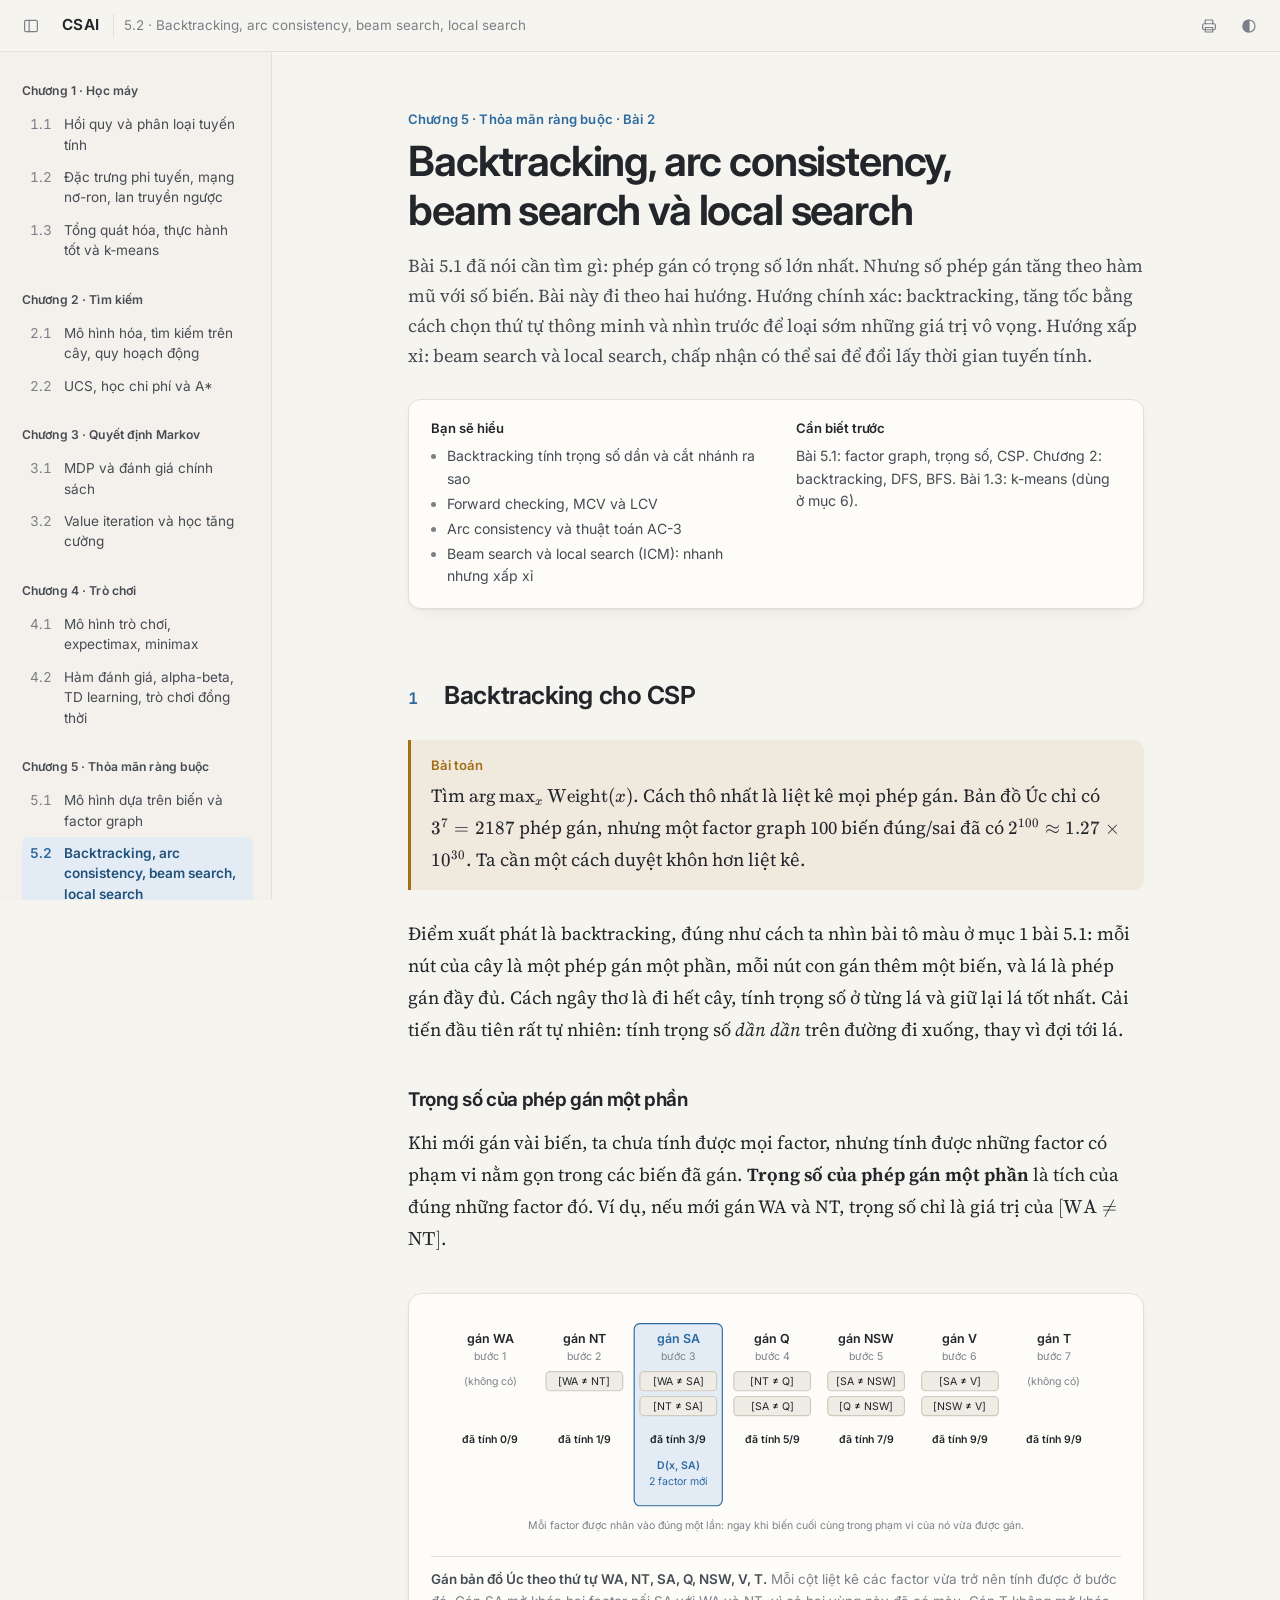
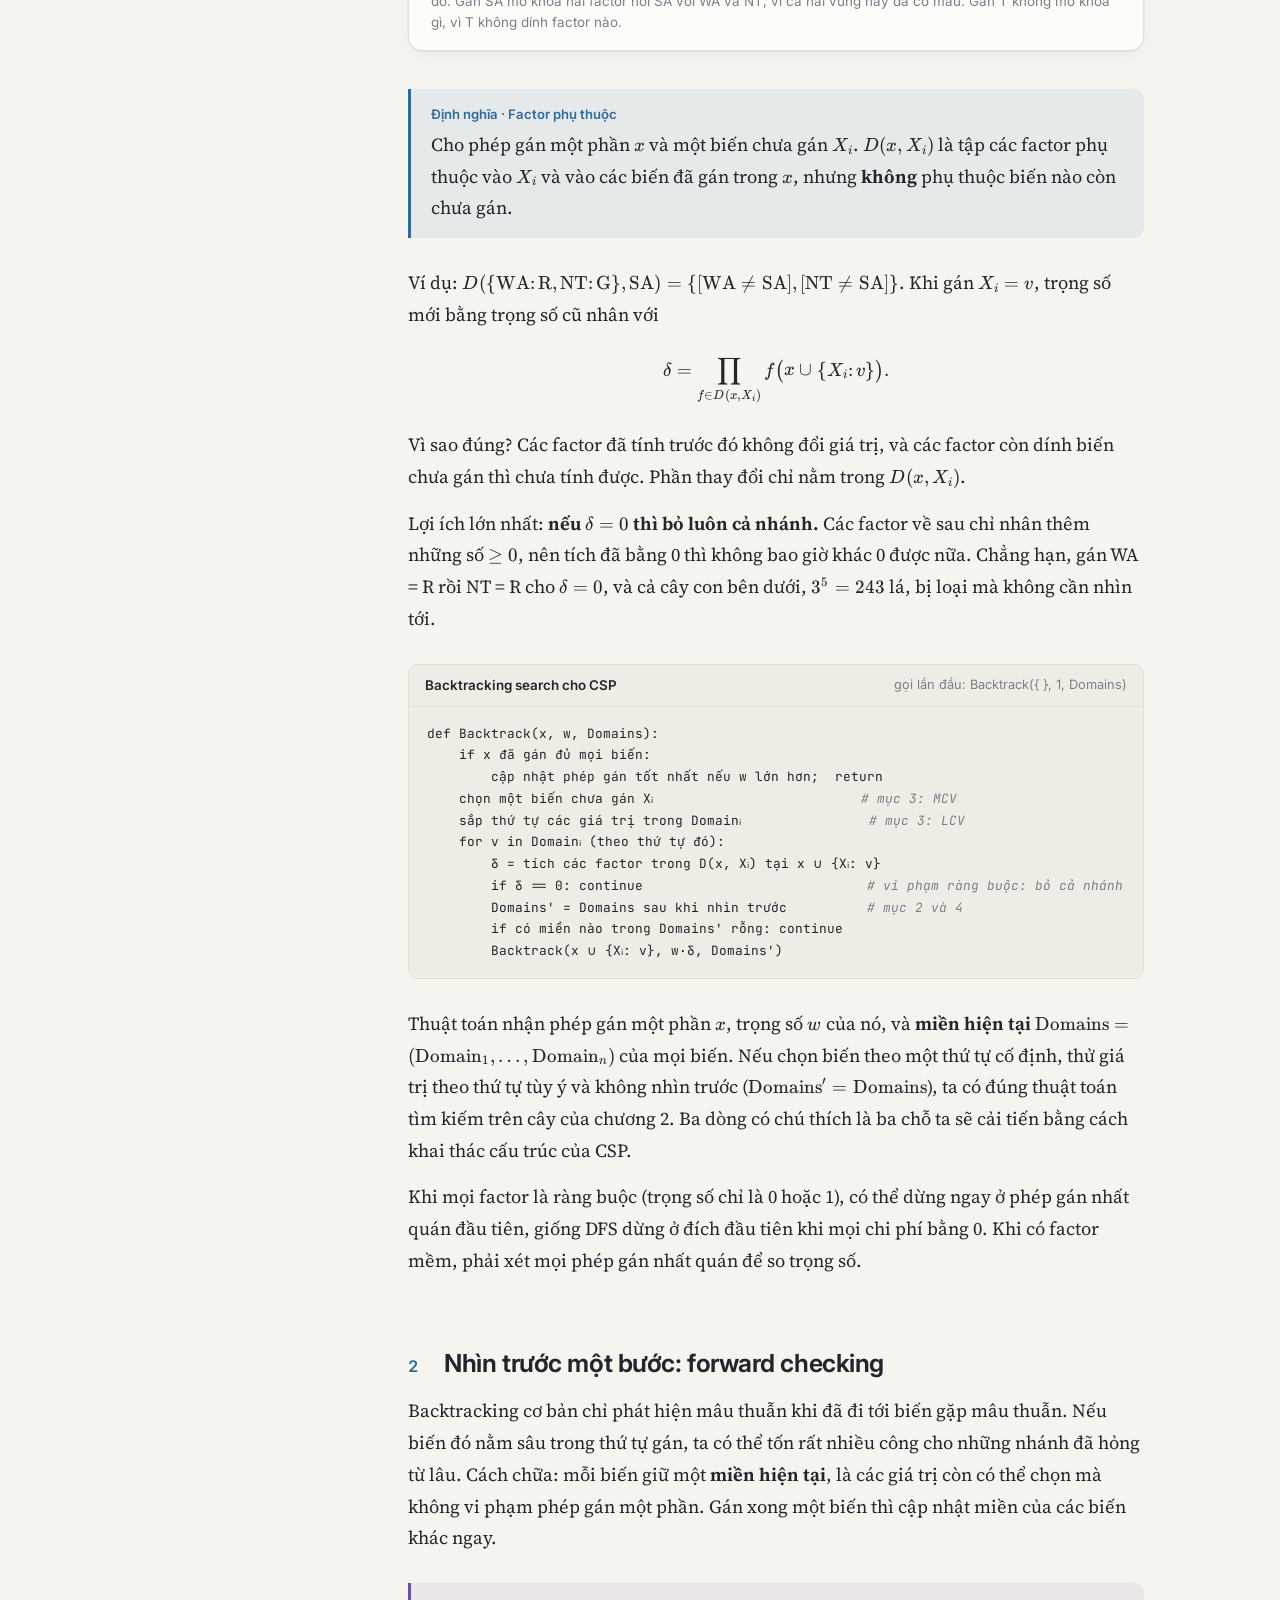
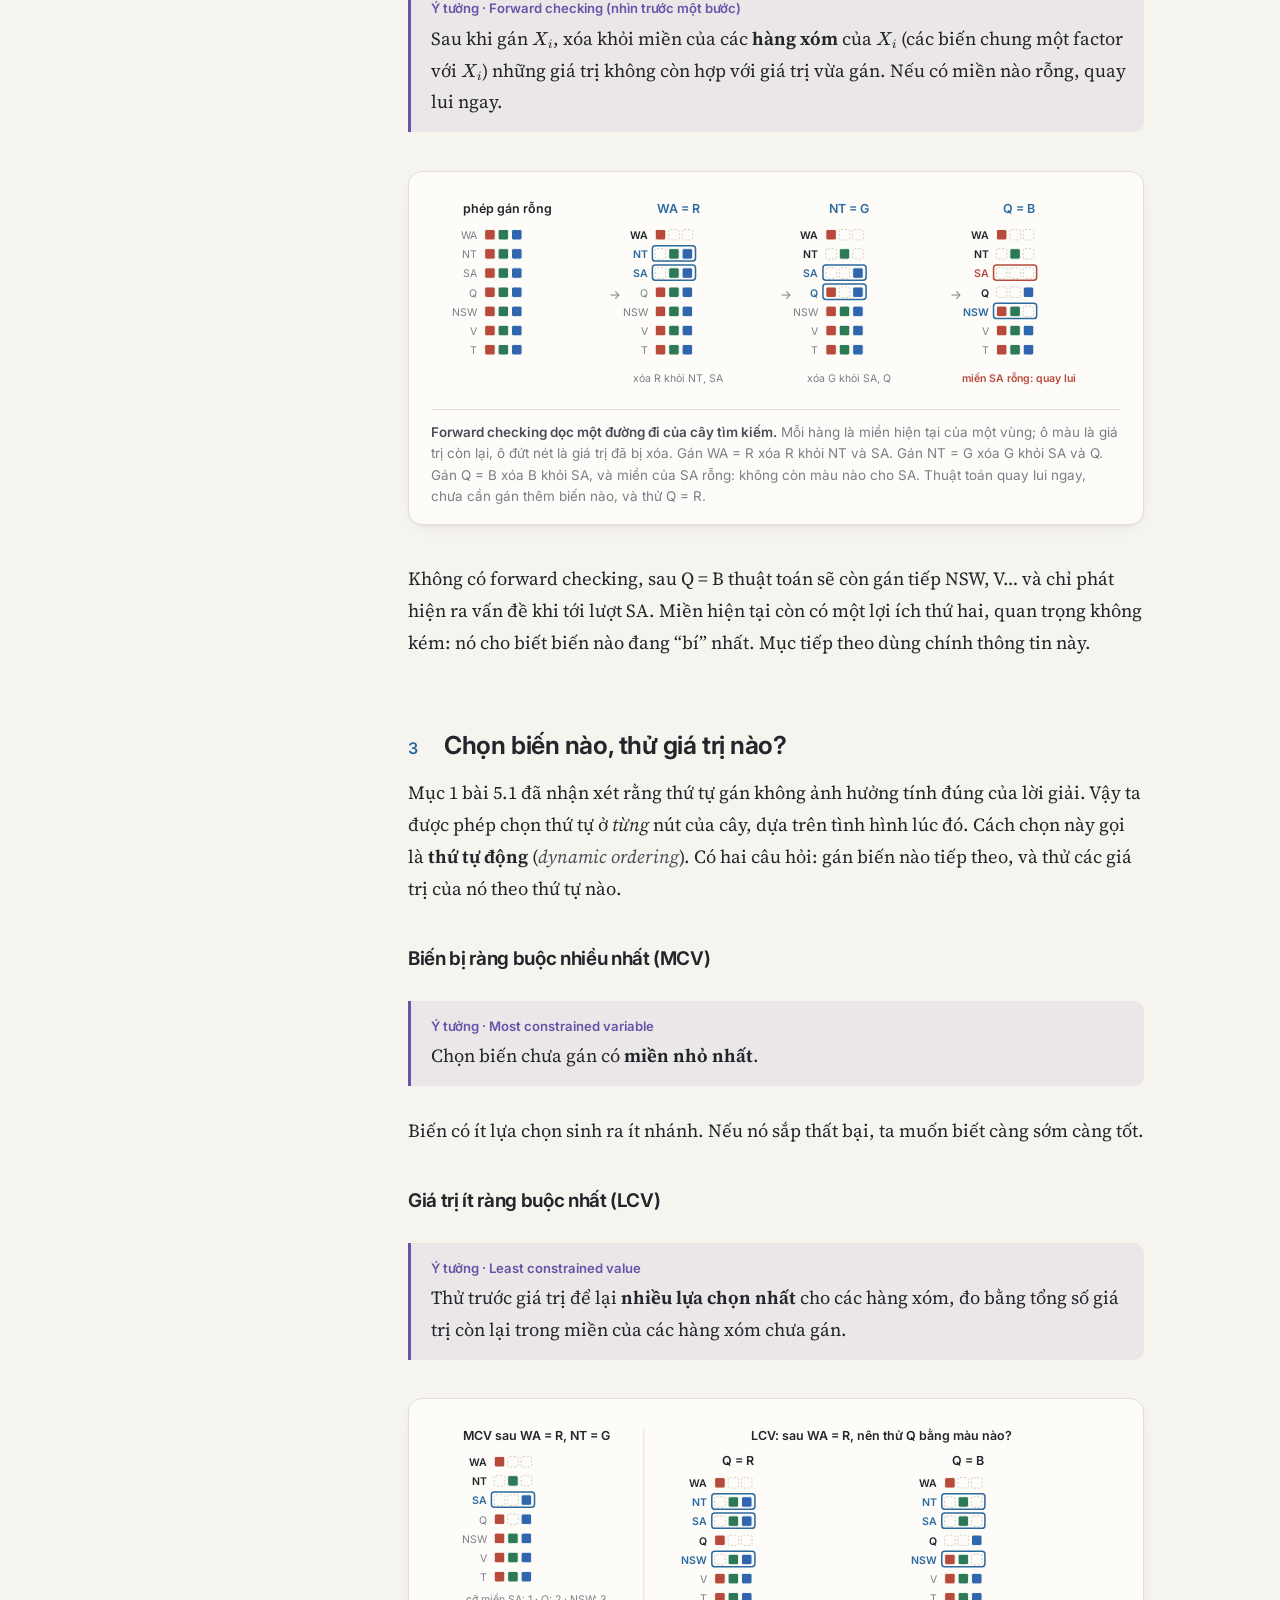
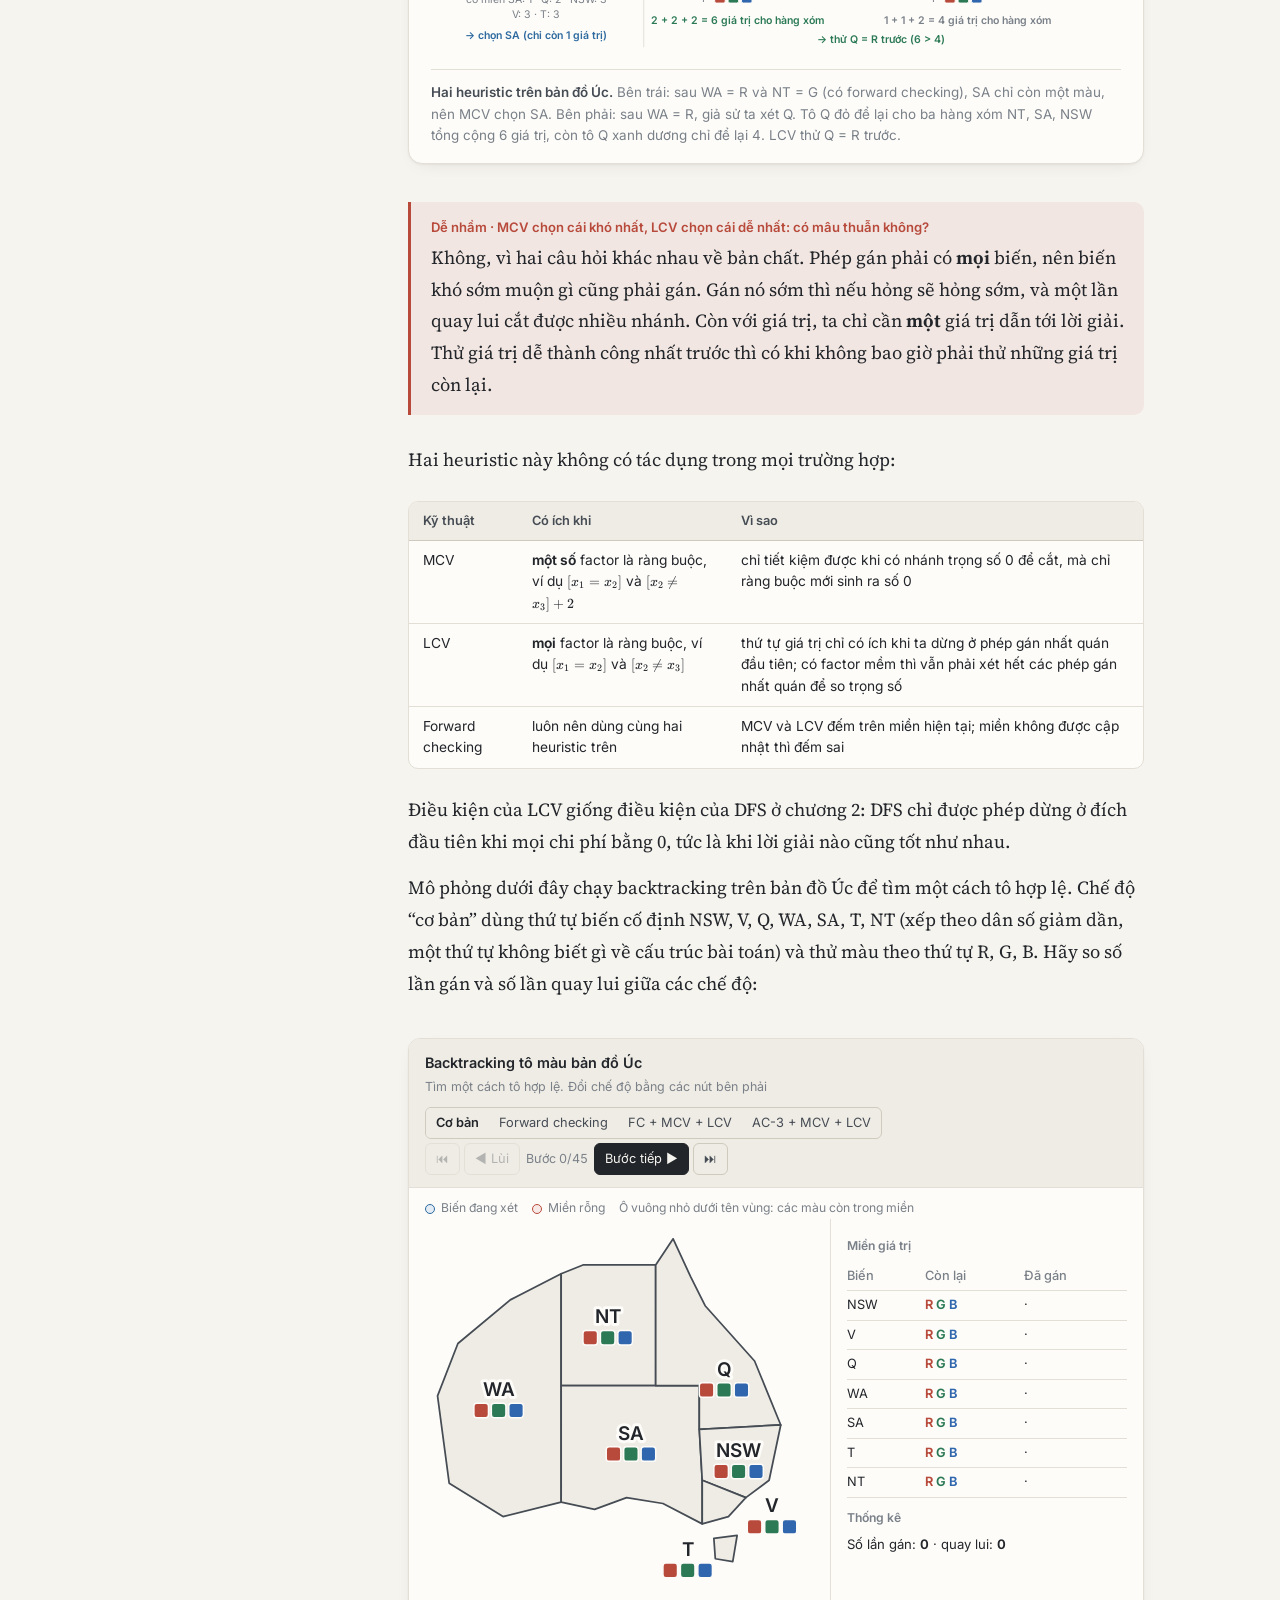
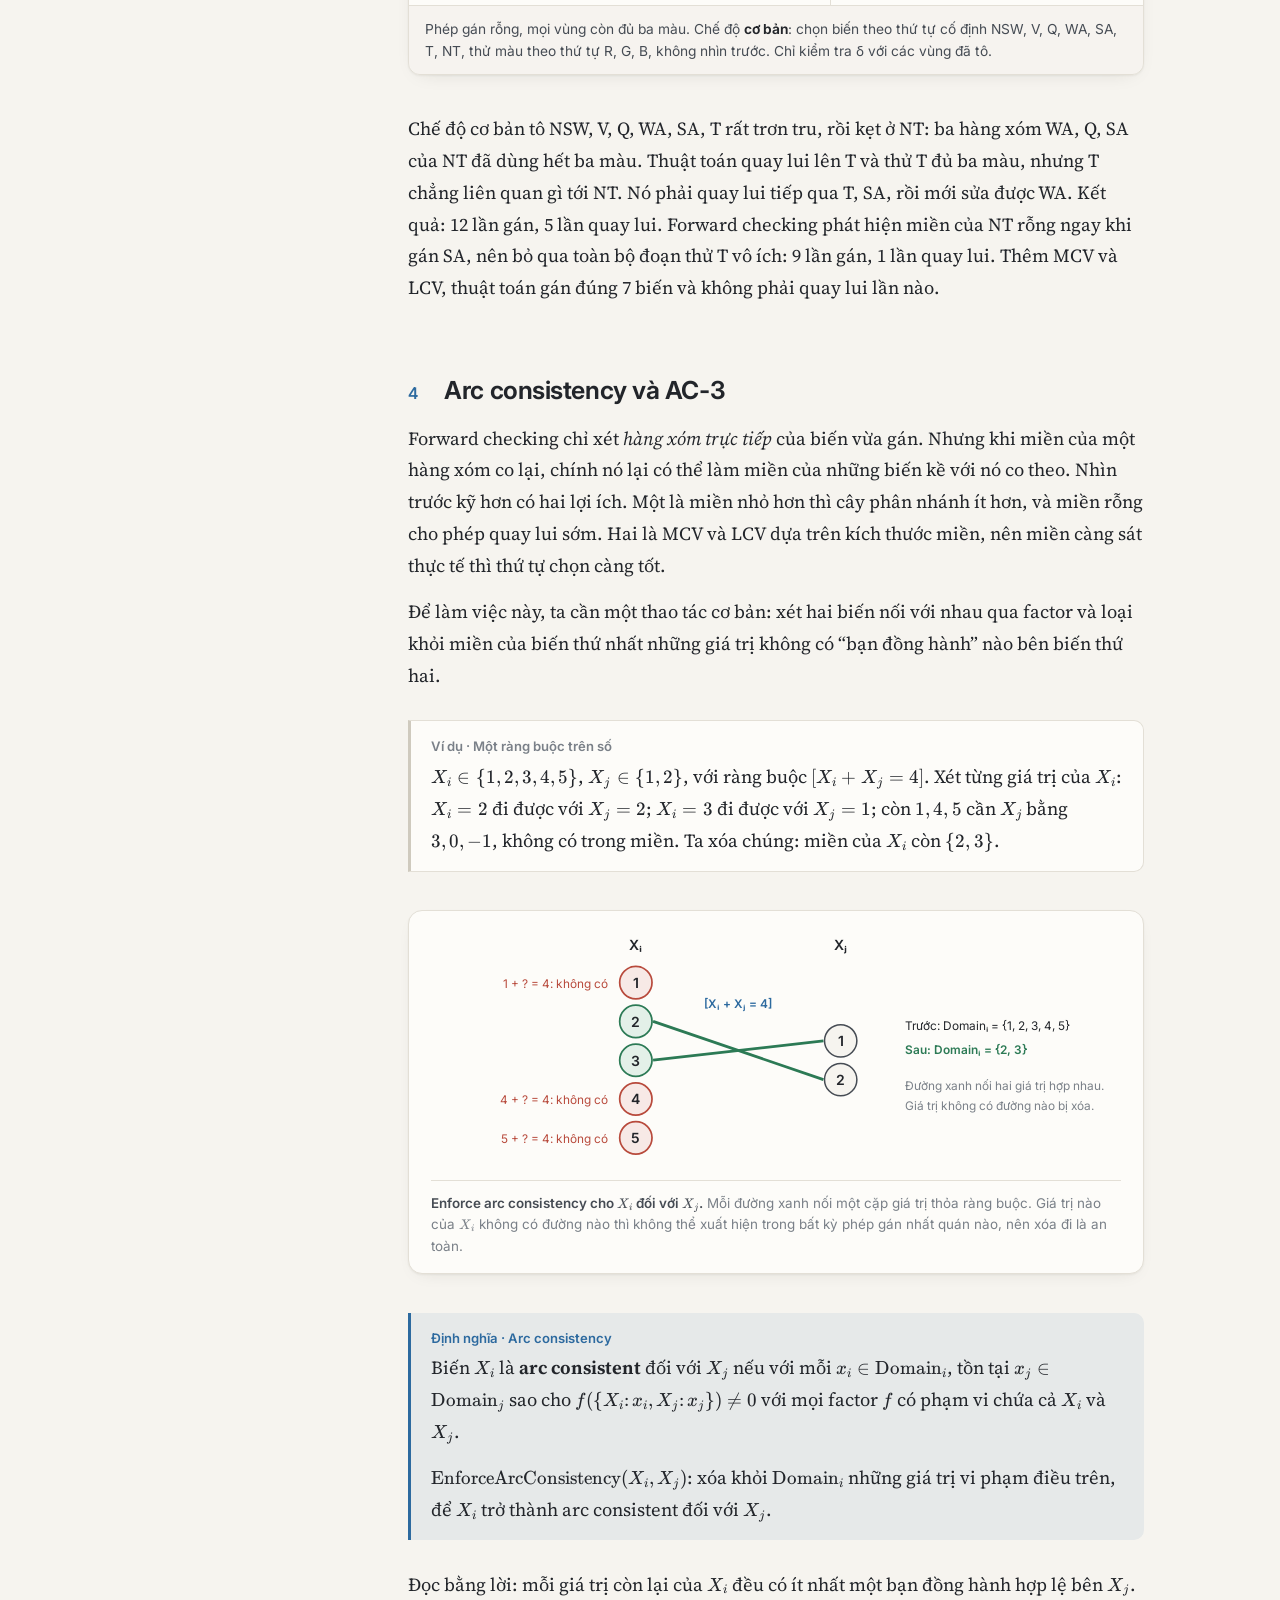
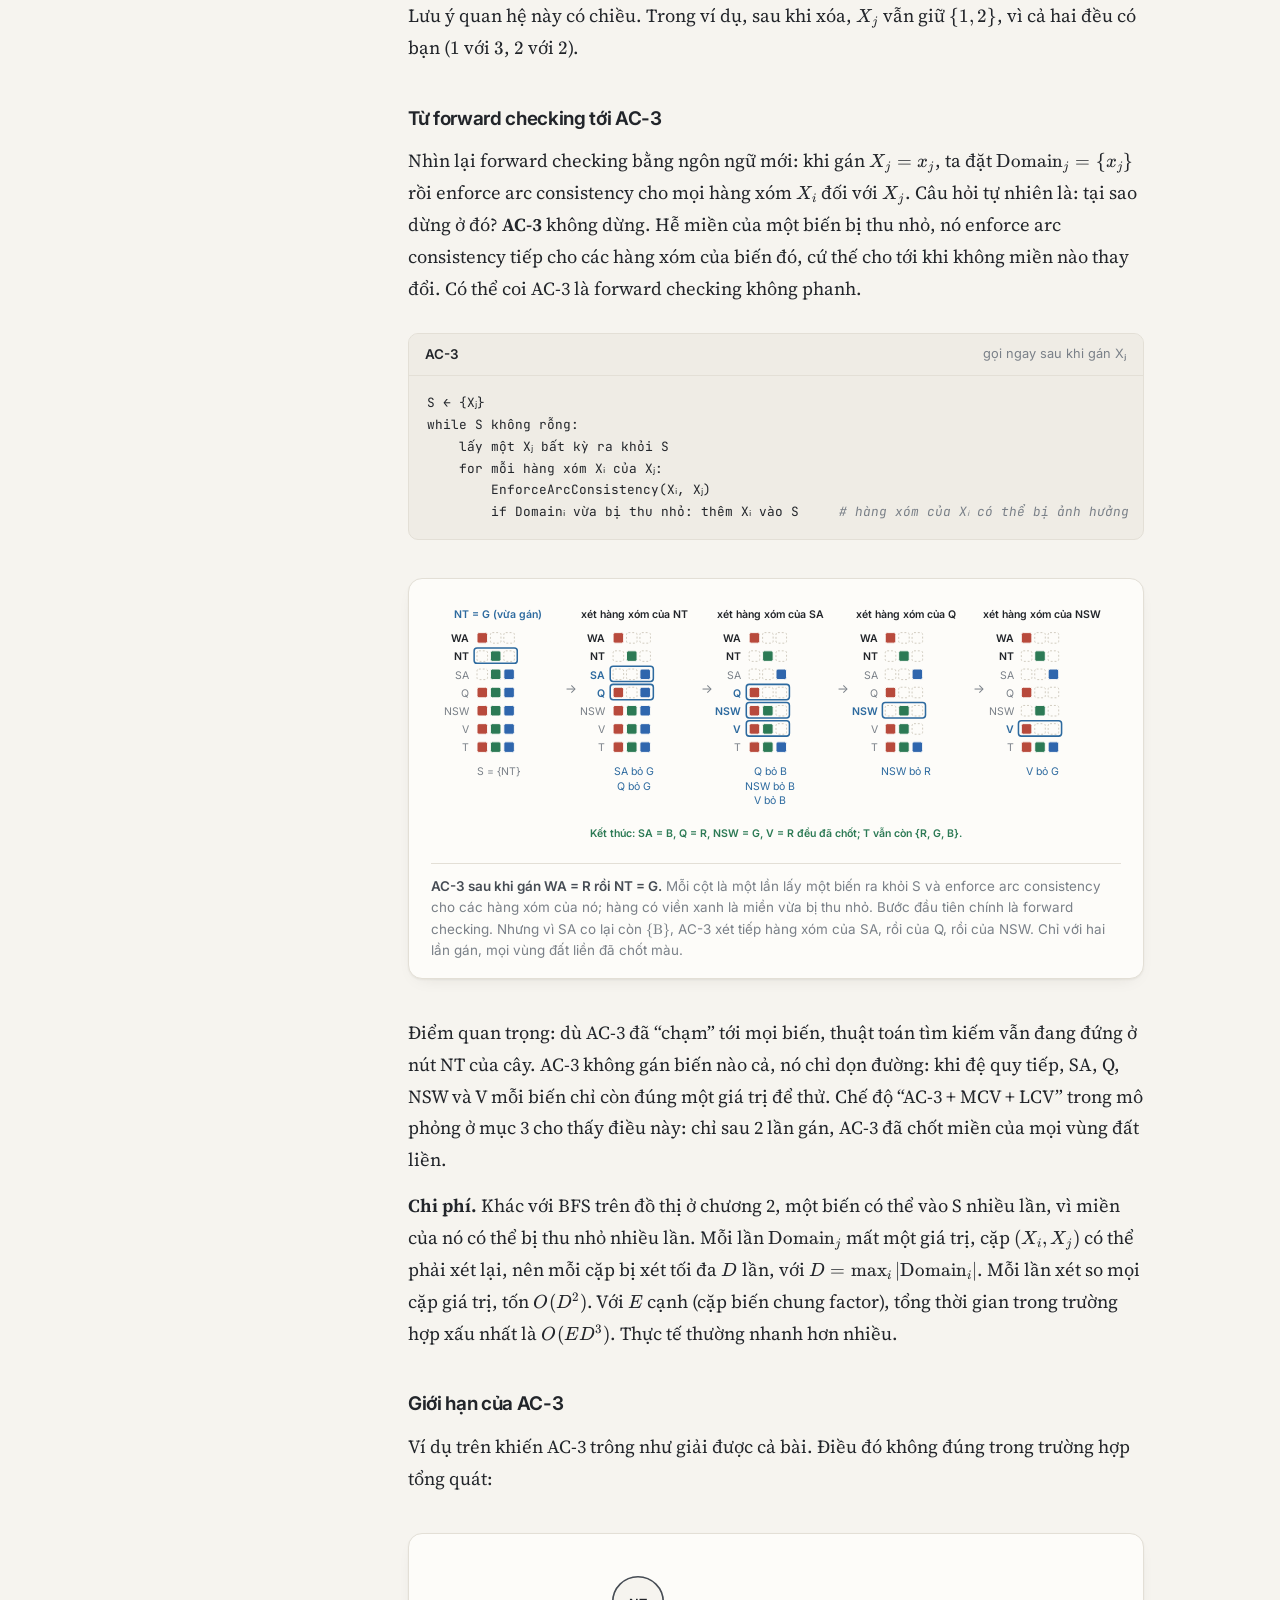
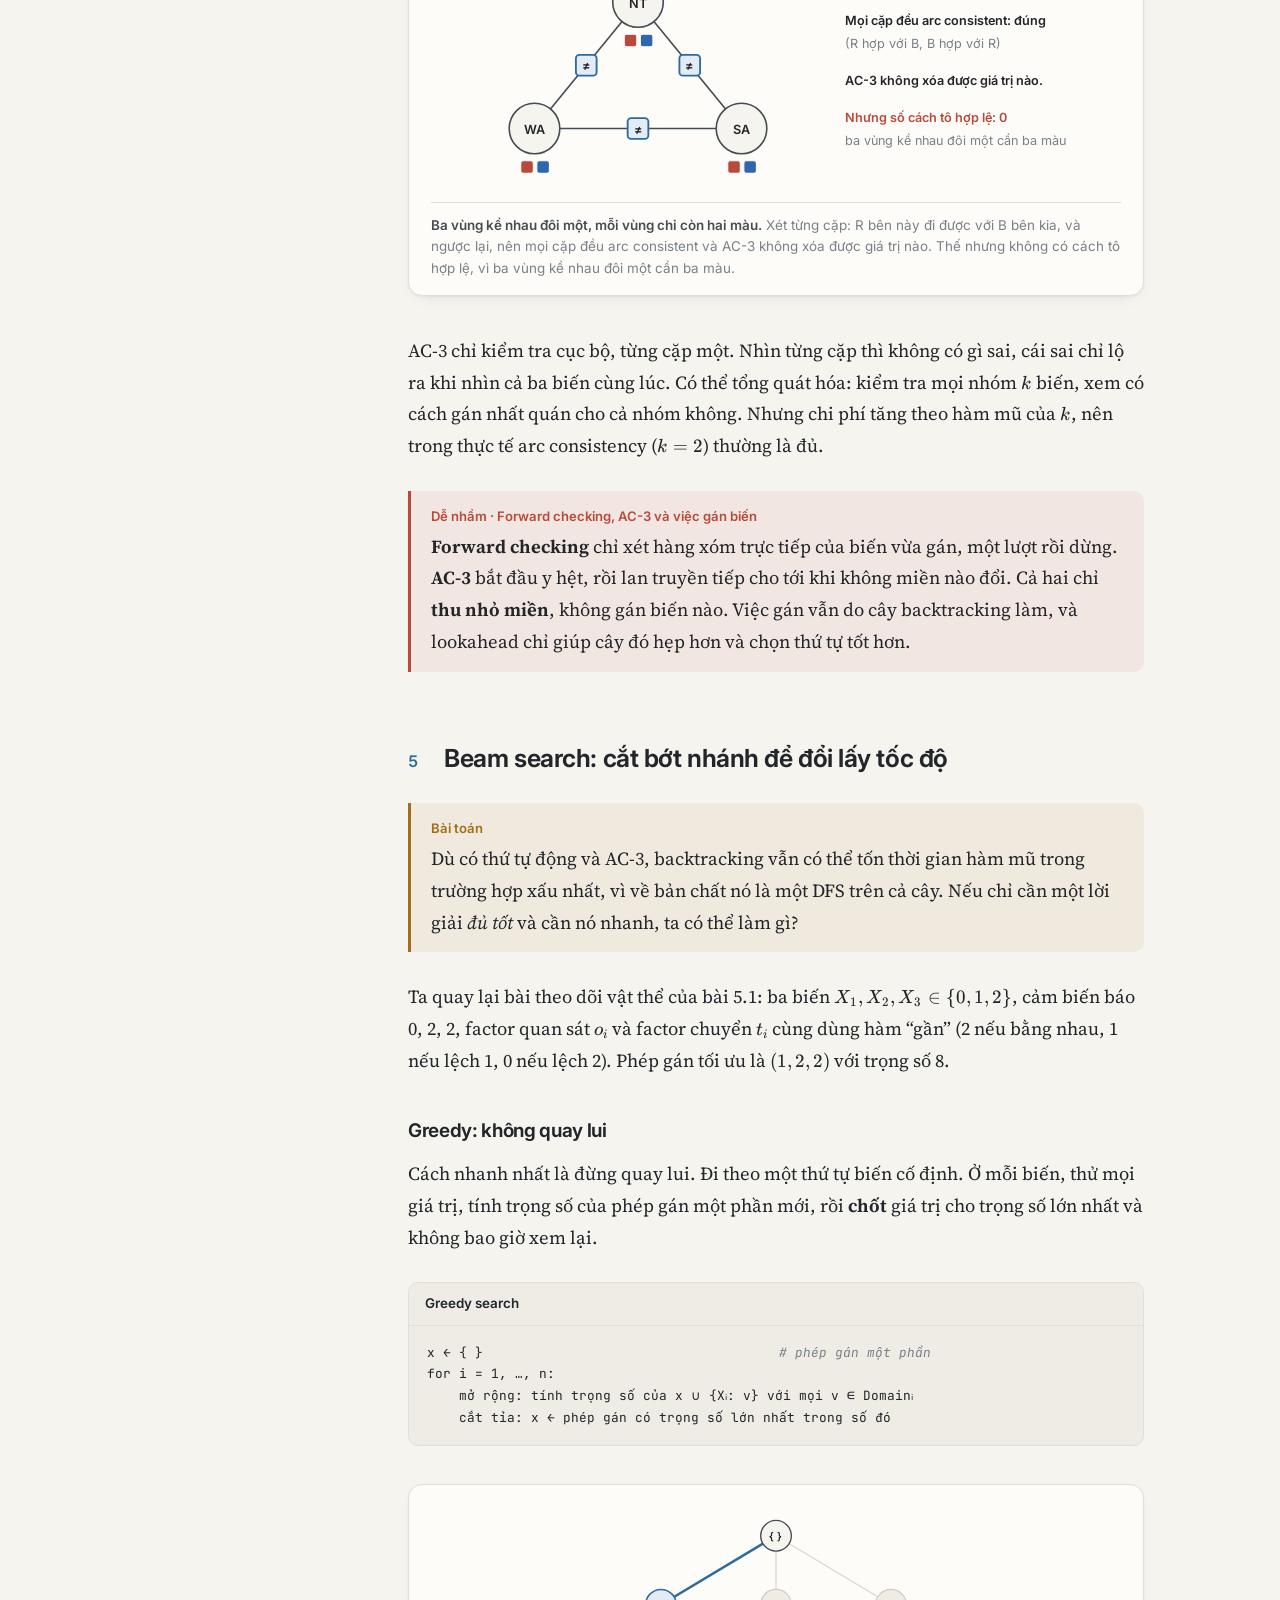
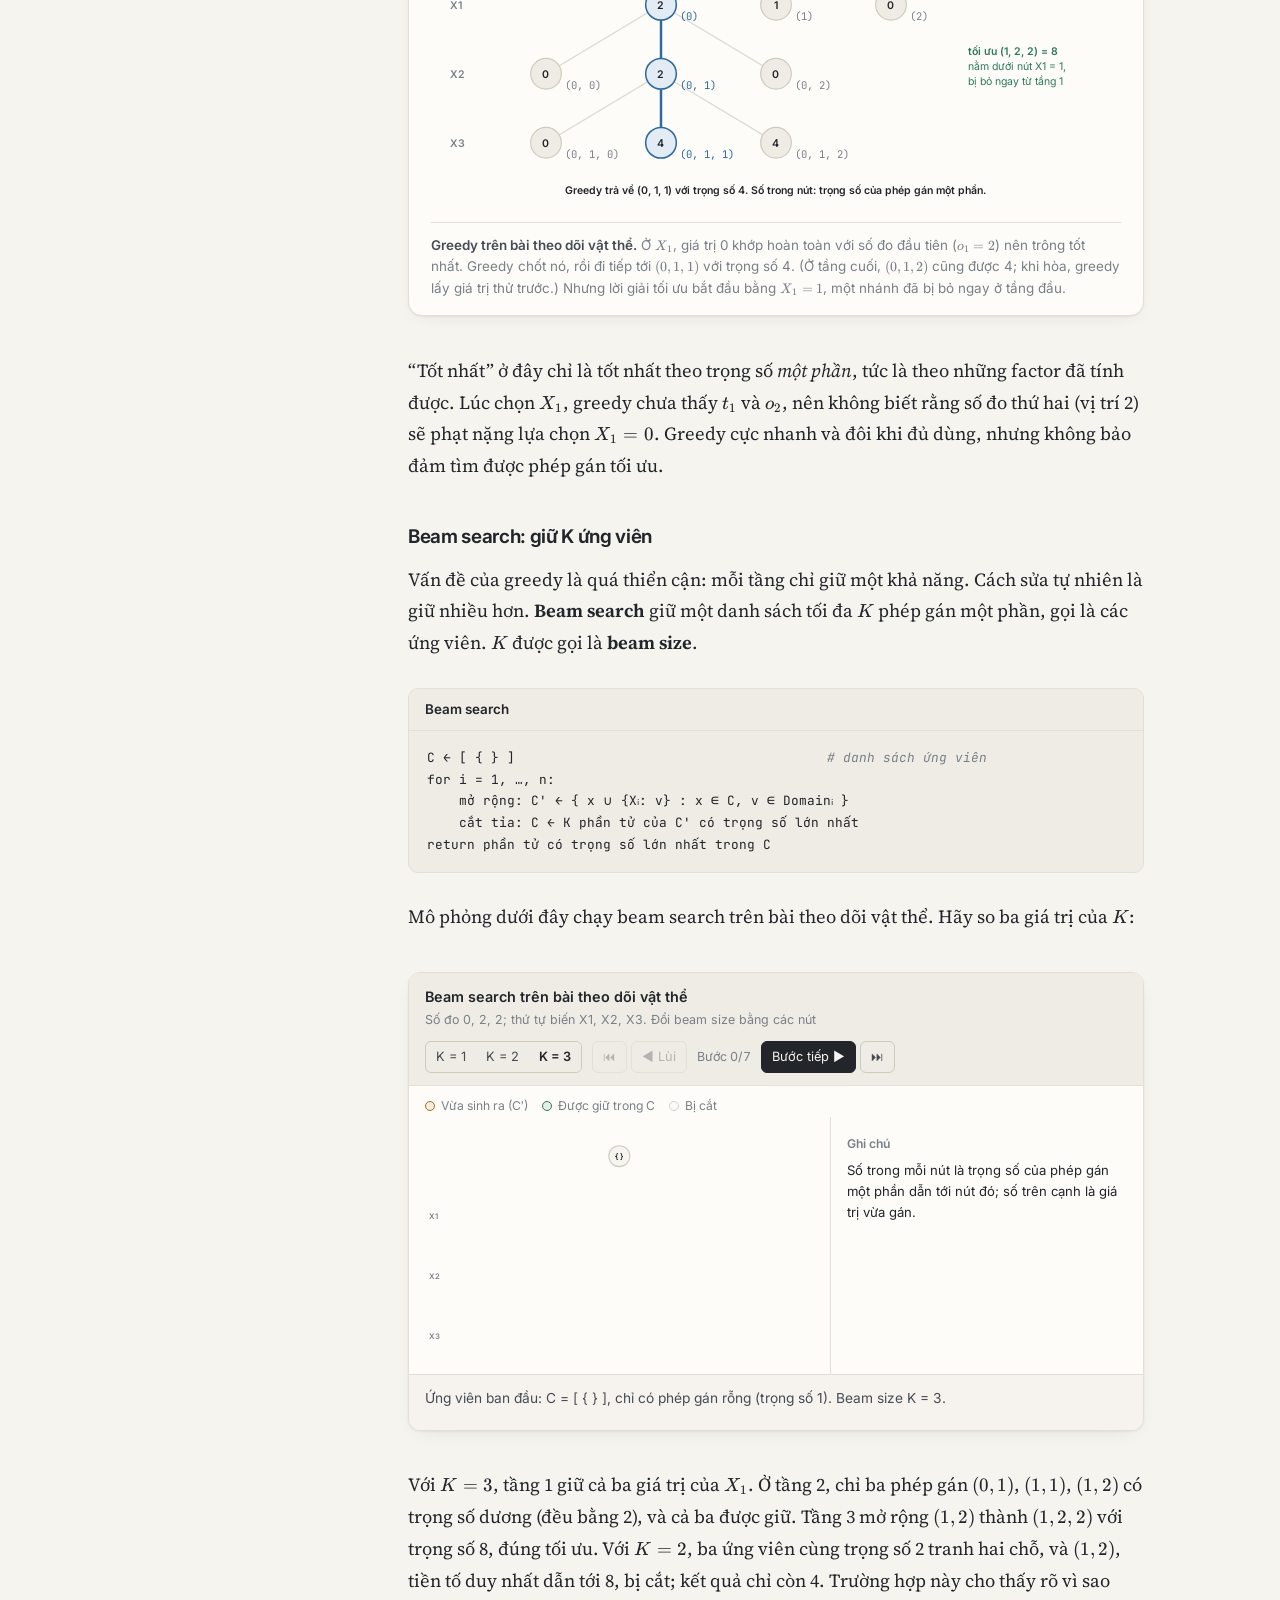
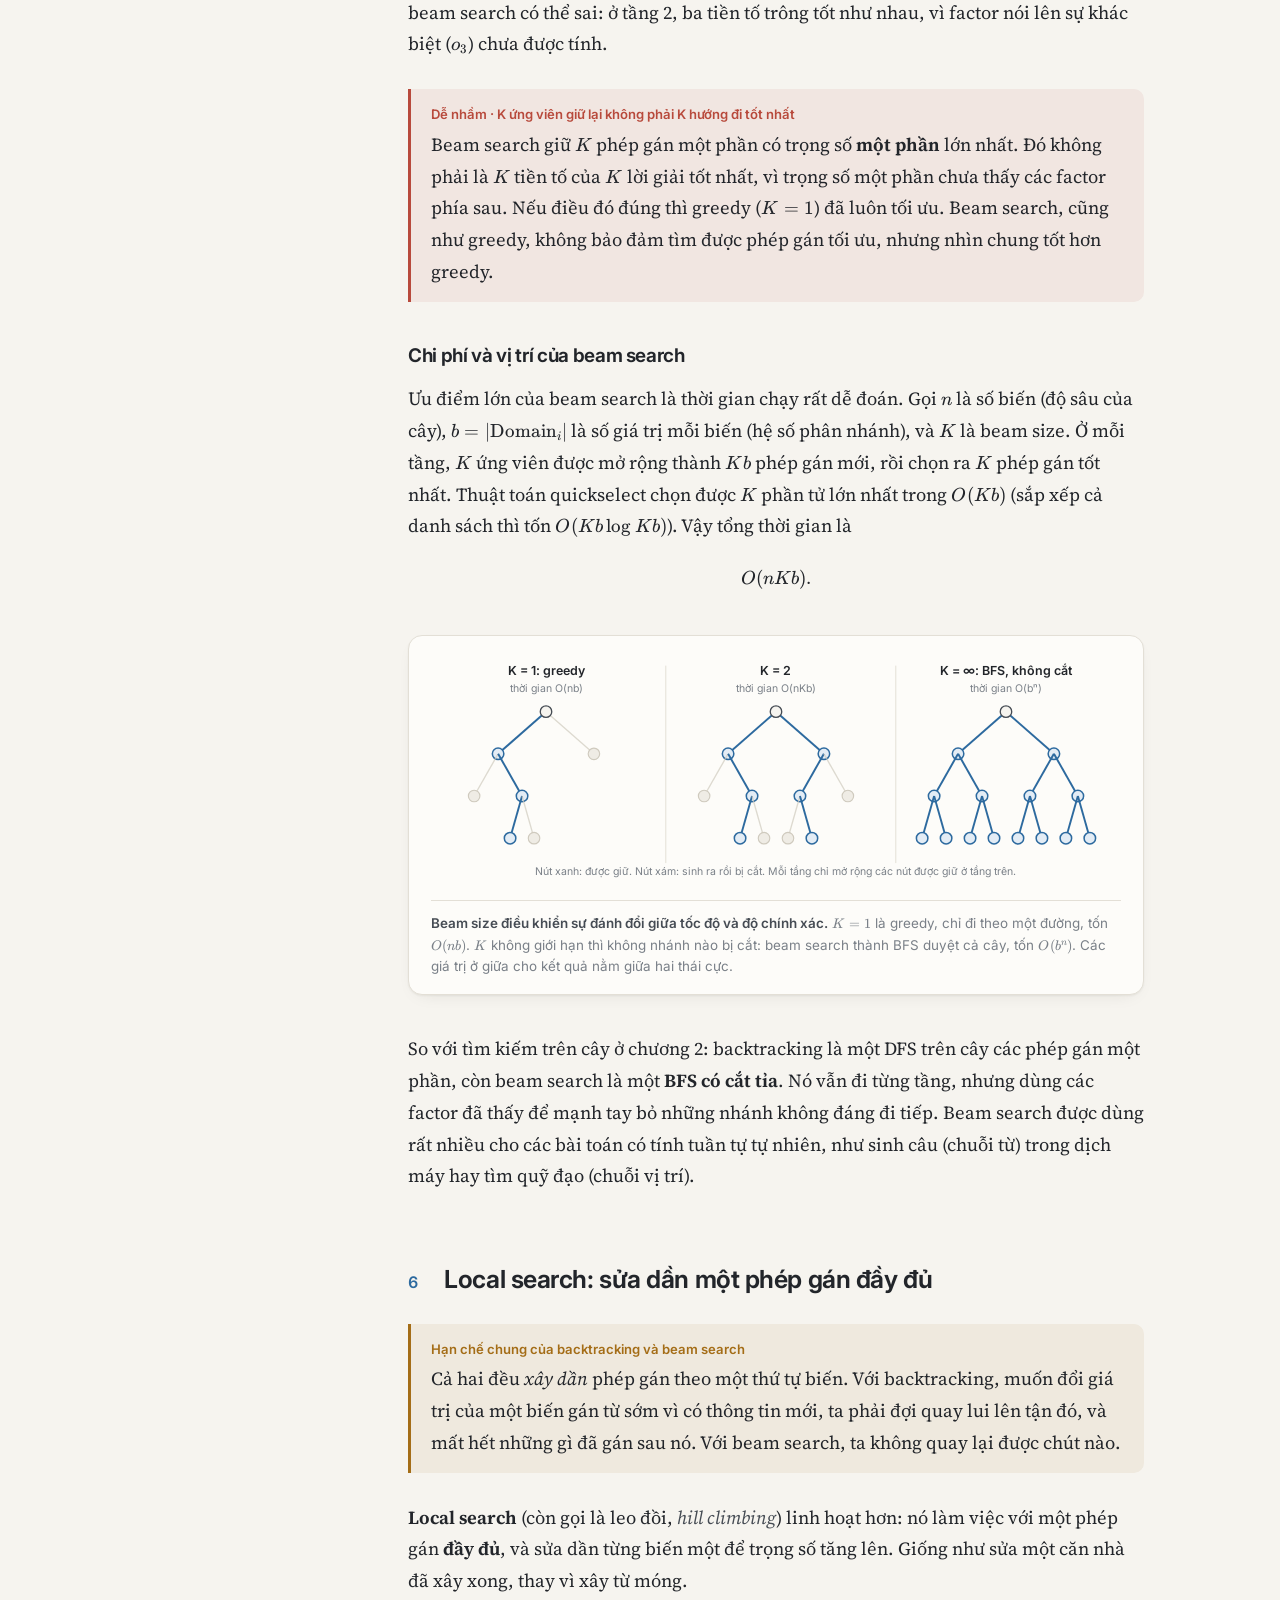
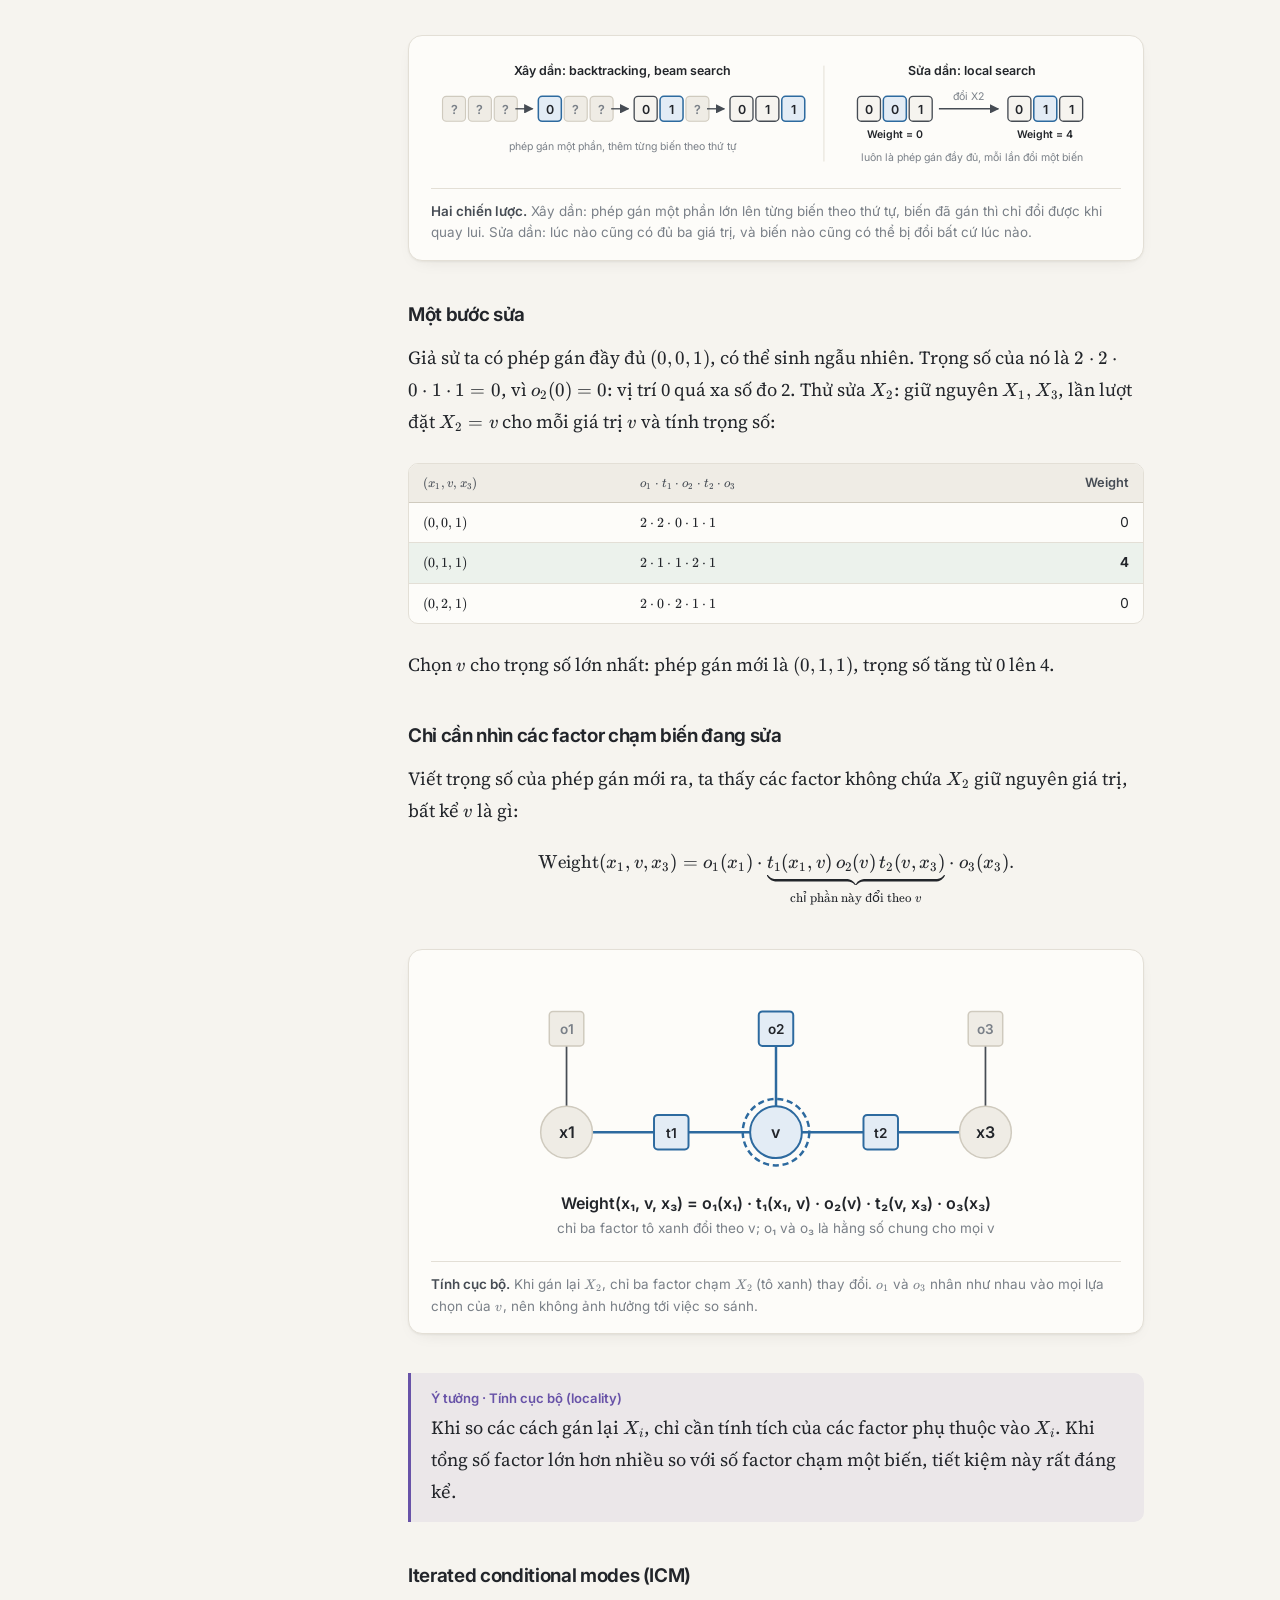
<file: csp-2-backtracking-local.html>
<!doctype html>
<html lang="vi"><head>
<meta charset="utf-8"><meta name="viewport" content="width=device-width,initial-scale=1">
<title>5.2 Backtracking, arc consistency, beam search và local search · CSAI</title>
<meta name="description" content="Bài 5.2: backtracking cho CSP, forward checking, MCV, LCV, arc consistency và AC-3, beam search, local search (ICM).">
<link rel="preconnect" href="https://fonts.googleapis.com"><link rel="preconnect" href="https://fonts.gstatic.com" crossorigin>
<link href="https://fonts.googleapis.com/css2?family=Inter:wght@400;500;600;700&family=Source+Serif+4:ital,opsz,wght@0,8..60,400;0,8..60,600;1,8..60,400&family=JetBrains+Mono:wght@400;600&display=swap" rel="stylesheet">
<link rel="stylesheet" href="assets/vendor/katex/katex.min.css"><link rel="stylesheet" href="assets/style.css">
<script defer src="assets/vendor/katex/katex.min.js"></script><script defer src="assets/vendor/katex/contrib/auto-render.min.js"></script>
<script defer src="assets/site.js"></script><script defer src="assets/sim.js"></script>
</head>
<body data-page="csp-2">
<div class="layout"><aside class="sidebar" id="sidebar"></aside>
<main class="page" id="main"><article class="content">

<header class="hero">
  <div class="eyebrow">Chương 5 · Thỏa mãn ràng buộc · Bài 2</div>
  <h1>Backtracking, arc consistency, beam search và local search</h1>
  <p class="lead">Bài 5.1 đã nói cần tìm gì: phép gán có trọng số lớn nhất. Nhưng số phép gán tăng theo hàm mũ với số biến. Bài này đi theo hai hướng. Hướng chính xác: backtracking, tăng tốc bằng cách chọn thứ tự thông minh và nhìn trước để loại sớm những giá trị vô vọng. Hướng xấp xỉ: beam search và local search, chấp nhận có thể sai để đổi lấy thời gian tuyến tính.</p>
  <div class="meta">
    <div><h4>Bạn sẽ hiểu</h4><ul><li>Backtracking tính trọng số dần và cắt nhánh ra sao</li><li>Forward checking, MCV và LCV</li><li>Arc consistency và thuật toán AC-3</li><li>Beam search và local search (ICM): nhanh nhưng xấp xỉ</li></ul></div>
    <div><h4>Cần biết trước</h4><p style="margin:0">Bài 5.1: factor graph, trọng số, CSP. Chương 2: backtracking, DFS, BFS. Bài 1.3: k-means (dùng ở mục 6).</p></div>
  </div>
</header>

<h2 id="backtracking"><span class="sec">1</span>Backtracking cho CSP</h2>

<div class="box problem"><div class="box-h">Bài toán</div>
<p>Tìm \(\arg\max_x \text{Weight}(x)\). Cách thô nhất là liệt kê mọi phép gán. Bản đồ Úc chỉ có \(3^7 = 2187\) phép gán, nhưng một factor graph 100 biến đúng/sai đã có \(2^{100} \approx 1.27 \times 10^{30}\). Ta cần một cách duyệt khôn hơn liệt kê.</p>
</div>

<p>Điểm xuất phát là backtracking, đúng như cách ta nhìn bài tô màu ở mục 1 bài 5.1: mỗi nút của cây là một phép gán một phần, mỗi nút con gán thêm một biến, và lá là phép gán đầy đủ. Cách ngây thơ là đi hết cây, tính trọng số ở từng lá và giữ lại lá tốt nhất. Cải tiến đầu tiên rất tự nhiên: tính trọng số <em>dần dần</em> trên đường đi xuống, thay vì đợi tới lá.</p>

<h3>Trọng số của phép gán một phần</h3>
<p>Khi mới gán vài biến, ta chưa tính được mọi factor, nhưng tính được những factor có phạm vi nằm gọn trong các biến đã gán. <b>Trọng số của phép gán một phần</b> là tích của đúng những factor đó. Ví dụ, nếu mới gán WA và NT, trọng số chỉ là giá trị của \([\text{WA} \ne \text{NT}]\).</p>

<figure class="fig" id="fig-c2-partial">
<svg viewBox="0 0 720 234" role="img" aria-label="Các factor trở nên tính được sau mỗi lần gán trên bản đồ Úc">
<text x="62" y="28" text-anchor="middle" class="t-b">gán WA</text><text x="62" y="46" text-anchor="middle" class="t-small t-muted">bước 1</text><text x="62" y="72" text-anchor="middle" class="t-small t-muted">(không có)</text><text x="62" y="132" text-anchor="middle" class="t-small t-b">đã tính 0/9</text><text x="160" y="28" text-anchor="middle" class="t-b">gán NT</text><text x="160" y="46" text-anchor="middle" class="t-small t-muted">bước 2</text><rect x="120" y="58" width="80" height="20" rx="4" class="nd-soft"/><text x="160" y="72" text-anchor="middle" class="t-small">[WA ≠ NT]</text><text x="160" y="132" text-anchor="middle" class="t-small t-b">đã tính 1/9</text><rect x="212" y="8" width="92" height="190" rx="6" style="fill:var(--accent-soft);stroke:var(--accent);stroke-width:1.2"/><text x="258" y="28" text-anchor="middle" class="t-b t-acc">gán SA</text><text x="258" y="46" text-anchor="middle" class="t-small t-muted">bước 3</text><rect x="218" y="58" width="80" height="20" rx="4" class="nd-soft"/><text x="258" y="72" text-anchor="middle" class="t-small">[WA ≠ SA]</text><rect x="218" y="84" width="80" height="20" rx="4" class="nd-soft"/><text x="258" y="98" text-anchor="middle" class="t-small">[NT ≠ SA]</text><text x="258" y="132" text-anchor="middle" class="t-small t-b">đã tính 3/9</text><text x="356" y="28" text-anchor="middle" class="t-b">gán Q</text><text x="356" y="46" text-anchor="middle" class="t-small t-muted">bước 4</text><rect x="316" y="58" width="80" height="20" rx="4" class="nd-soft"/><text x="356" y="72" text-anchor="middle" class="t-small">[NT ≠ Q]</text><rect x="316" y="84" width="80" height="20" rx="4" class="nd-soft"/><text x="356" y="98" text-anchor="middle" class="t-small">[SA ≠ Q]</text><text x="356" y="132" text-anchor="middle" class="t-small t-b">đã tính 5/9</text><text x="454" y="28" text-anchor="middle" class="t-b">gán NSW</text><text x="454" y="46" text-anchor="middle" class="t-small t-muted">bước 5</text><rect x="414" y="58" width="80" height="20" rx="4" class="nd-soft"/><text x="454" y="72" text-anchor="middle" class="t-small">[SA ≠ NSW]</text><rect x="414" y="84" width="80" height="20" rx="4" class="nd-soft"/><text x="454" y="98" text-anchor="middle" class="t-small">[Q ≠ NSW]</text><text x="454" y="132" text-anchor="middle" class="t-small t-b">đã tính 7/9</text><text x="552" y="28" text-anchor="middle" class="t-b">gán V</text><text x="552" y="46" text-anchor="middle" class="t-small t-muted">bước 6</text><rect x="512" y="58" width="80" height="20" rx="4" class="nd-soft"/><text x="552" y="72" text-anchor="middle" class="t-small">[SA ≠ V]</text><rect x="512" y="84" width="80" height="20" rx="4" class="nd-soft"/><text x="552" y="98" text-anchor="middle" class="t-small">[NSW ≠ V]</text><text x="552" y="132" text-anchor="middle" class="t-small t-b">đã tính 9/9</text><text x="650" y="28" text-anchor="middle" class="t-b">gán T</text><text x="650" y="46" text-anchor="middle" class="t-small t-muted">bước 7</text><text x="650" y="72" text-anchor="middle" class="t-small t-muted">(không có)</text><text x="650" y="132" text-anchor="middle" class="t-small t-b">đã tính 9/9</text><text x="258" y="160" text-anchor="middle" class="t-small t-acc t-b">D(x, SA)</text><text x="258" y="176" text-anchor="middle" class="t-small t-acc">2 factor mới</text><text x="360" y="222" text-anchor="middle" class="t-small t-muted">Mỗi factor được nhân vào đúng một lần: ngay khi biến cuối cùng trong phạm vi của nó vừa được gán.</text>
</svg>
<figcaption><b>Gán bản đồ Úc theo thứ tự WA, NT, SA, Q, NSW, V, T.</b> Mỗi cột liệt kê các factor vừa trở nên tính được ở bước đó. Gán SA mở khóa hai factor nối SA với WA và NT, vì cả hai vùng này đã có màu. Gán T không mở khóa gì, vì T không dính factor nào.</figcaption>
</figure>

<div class="box def"><div class="box-h">Định nghĩa · Factor phụ thuộc</div>
<p>Cho phép gán một phần \(x\) và một biến chưa gán \(X_i\). \(D(x, X_i)\) là tập các factor phụ thuộc vào \(X_i\) và vào các biến đã gán trong \(x\), nhưng <b>không</b> phụ thuộc biến nào còn chưa gán.</p>
</div>
<p>Ví dụ: \(D(\{\text{WA}{:}\,\text{R}, \text{NT}{:}\,\text{G}\}, \text{SA}) = \{[\text{WA} \ne \text{SA}], [\text{NT} \ne \text{SA}]\}\). Khi gán \(X_i = v\), trọng số mới bằng trọng số cũ nhân với</p>
\[\delta = \prod_{f \in D(x, X_i)} f\big(x \cup \{X_i{:}\,v\}\big).\]
<p>Vì sao đúng? Các factor đã tính trước đó không đổi giá trị, và các factor còn dính biến chưa gán thì chưa tính được. Phần thay đổi chỉ nằm trong \(D(x, X_i)\).</p>
<p>Lợi ích lớn nhất: <b>nếu \(\delta = 0\) thì bỏ luôn cả nhánh.</b> Các factor về sau chỉ nhân thêm những số \(\ge 0\), nên tích đã bằng 0 thì không bao giờ khác 0 được nữa. Chẳng hạn, gán WA = R rồi NT = R cho \(\delta = 0\), và cả cây con bên dưới, \(3^5 = 243\) lá, bị loại mà không cần nhìn tới.</p>

<div class="algo"><div class="algo-h">Backtracking search cho CSP <small>gọi lần đầu: Backtrack({ }, 1, Domains)</small></div>
<pre><code>def Backtrack(x, w, Domains):
    if x đã gán đủ mọi biến:
        cập nhật phép gán tốt nhất nếu w lớn hơn;  return
    chọn một biến chưa gán Xᵢ                          <span class="c"># mục 3: MCV</span>
    sắp thứ tự các giá trị trong Domainᵢ                <span class="c"># mục 3: LCV</span>
    for v in Domainᵢ (theo thứ tự đó):
        δ = tích các factor trong D(x, Xᵢ) tại x ∪ {Xᵢ: v}
        if δ == 0: continue                            <span class="c"># vi phạm ràng buộc: bỏ cả nhánh</span>
        Domains' = Domains sau khi nhìn trước          <span class="c"># mục 2 và 4</span>
        if có miền nào trong Domains' rỗng: continue
        Backtrack(x ∪ {Xᵢ: v}, w·δ, Domains')</code></pre></div>

<p>Thuật toán nhận phép gán một phần \(x\), trọng số \(w\) của nó, và <b>miền hiện tại</b> \(\text{Domains} = (\text{Domain}_1, \dots, \text{Domain}_n)\) của mọi biến. Nếu chọn biến theo một thứ tự cố định, thử giá trị theo thứ tự tùy ý và không nhìn trước (\(\text{Domains}' = \text{Domains}\)), ta có đúng thuật toán tìm kiếm trên cây của chương 2. Ba dòng có chú thích là ba chỗ ta sẽ cải tiến bằng cách khai thác cấu trúc của CSP.</p>
<p>Khi mọi factor là ràng buộc (trọng số chỉ là 0 hoặc 1), có thể dừng ngay ở phép gán nhất quán đầu tiên, giống DFS dừng ở đích đầu tiên khi mọi chi phí bằng 0. Khi có factor mềm, phải xét mọi phép gán nhất quán để so trọng số.</p>

<h2 id="forward-checking"><span class="sec">2</span>Nhìn trước một bước: forward checking</h2>

<p>Backtracking cơ bản chỉ phát hiện mâu thuẫn khi đã đi tới biến gặp mâu thuẫn. Nếu biến đó nằm sâu trong thứ tự gán, ta có thể tốn rất nhiều công cho những nhánh đã hỏng từ lâu. Cách chữa: mỗi biến giữ một <b>miền hiện tại</b>, là các giá trị còn có thể chọn mà không vi phạm phép gán một phần. Gán xong một biến thì cập nhật miền của các biến khác ngay.</p>

<div class="box idea"><div class="box-h">Ý tưởng · Forward checking (nhìn trước một bước)</div>
<p>Sau khi gán \(X_i\), xóa khỏi miền của các <b>hàng xóm</b> của \(X_i\) (các biến chung một factor với \(X_i\)) những giá trị không còn hợp với giá trị vừa gán. Nếu có miền nào rỗng, quay lui ngay.</p>
</div>

<figure class="fig" id="fig-c2-fc">
<svg viewBox="0 0 720 208" role="img" aria-label="Forward checking: sau ba lần gán, miền của SA rỗng">
<text x="80" y="20" text-anchor="middle" class="t-b">phép gán rỗng</text><text x="48" y="47" text-anchor="end" class="t-small t-muted">WA</text><rect x="56" y="37" width="11" height="11" rx="2" style="fill:var(--min);stroke:var(--surface);stroke-width:1"/><rect x="70" y="37" width="11" height="11" rx="2" style="fill:var(--ok);stroke:var(--surface);stroke-width:1"/><rect x="84" y="37" width="11" height="11" rx="2" style="fill:var(--max);stroke:var(--surface);stroke-width:1"/><text x="48" y="67" text-anchor="end" class="t-small t-muted">NT</text><rect x="56" y="57" width="11" height="11" rx="2" style="fill:var(--min);stroke:var(--surface);stroke-width:1"/><rect x="70" y="57" width="11" height="11" rx="2" style="fill:var(--ok);stroke:var(--surface);stroke-width:1"/><rect x="84" y="57" width="11" height="11" rx="2" style="fill:var(--max);stroke:var(--surface);stroke-width:1"/><text x="48" y="87" text-anchor="end" class="t-small t-muted">SA</text><rect x="56" y="77" width="11" height="11" rx="2" style="fill:var(--min);stroke:var(--surface);stroke-width:1"/><rect x="70" y="77" width="11" height="11" rx="2" style="fill:var(--ok);stroke:var(--surface);stroke-width:1"/><rect x="84" y="77" width="11" height="11" rx="2" style="fill:var(--max);stroke:var(--surface);stroke-width:1"/><text x="48" y="107" text-anchor="end" class="t-small t-muted">Q</text><rect x="56" y="97" width="11" height="11" rx="2" style="fill:var(--min);stroke:var(--surface);stroke-width:1"/><rect x="70" y="97" width="11" height="11" rx="2" style="fill:var(--ok);stroke:var(--surface);stroke-width:1"/><rect x="84" y="97" width="11" height="11" rx="2" style="fill:var(--max);stroke:var(--surface);stroke-width:1"/><text x="48" y="127" text-anchor="end" class="t-small t-muted">NSW</text><rect x="56" y="117" width="11" height="11" rx="2" style="fill:var(--min);stroke:var(--surface);stroke-width:1"/><rect x="70" y="117" width="11" height="11" rx="2" style="fill:var(--ok);stroke:var(--surface);stroke-width:1"/><rect x="84" y="117" width="11" height="11" rx="2" style="fill:var(--max);stroke:var(--surface);stroke-width:1"/><text x="48" y="147" text-anchor="end" class="t-small t-muted">V</text><rect x="56" y="137" width="11" height="11" rx="2" style="fill:var(--min);stroke:var(--surface);stroke-width:1"/><rect x="70" y="137" width="11" height="11" rx="2" style="fill:var(--ok);stroke:var(--surface);stroke-width:1"/><rect x="84" y="137" width="11" height="11" rx="2" style="fill:var(--max);stroke:var(--surface);stroke-width:1"/><text x="48" y="167" text-anchor="end" class="t-small t-muted">T</text><rect x="56" y="157" width="11" height="11" rx="2" style="fill:var(--min);stroke:var(--surface);stroke-width:1"/><rect x="70" y="157" width="11" height="11" rx="2" style="fill:var(--ok);stroke:var(--surface);stroke-width:1"/><rect x="84" y="157" width="11" height="11" rx="2" style="fill:var(--max);stroke:var(--surface);stroke-width:1"/><text x="258" y="20" text-anchor="middle" class="t-b t-acc">WA = R</text><text x="226" y="47" text-anchor="end" class="t-small t-b">WA</text><rect x="234" y="37" width="11" height="11" rx="2" style="fill:var(--min);stroke:var(--surface);stroke-width:1"/><rect x="248" y="37" width="11" height="11" rx="2" style="fill:none;stroke:var(--line-2);stroke-width:1;stroke-dasharray:2 2"/><rect x="262" y="37" width="11" height="11" rx="2" style="fill:none;stroke:var(--line-2);stroke-width:1;stroke-dasharray:2 2"/><text x="226" y="67" text-anchor="end" class="t-small t-acc t-b">NT</text><rect x="234" y="57" width="11" height="11" rx="2" style="fill:none;stroke:var(--line-2);stroke-width:1;stroke-dasharray:2 2"/><rect x="248" y="57" width="11" height="11" rx="2" style="fill:var(--ok);stroke:var(--surface);stroke-width:1"/><rect x="262" y="57" width="11" height="11" rx="2" style="fill:var(--max);stroke:var(--surface);stroke-width:1"/><rect x="231" y="54" width="45" height="16" rx="3" style="fill:none;stroke:var(--accent);stroke-width:1.6"/><text x="226" y="87" text-anchor="end" class="t-small t-acc t-b">SA</text><rect x="234" y="77" width="11" height="11" rx="2" style="fill:none;stroke:var(--line-2);stroke-width:1;stroke-dasharray:2 2"/><rect x="248" y="77" width="11" height="11" rx="2" style="fill:var(--ok);stroke:var(--surface);stroke-width:1"/><rect x="262" y="77" width="11" height="11" rx="2" style="fill:var(--max);stroke:var(--surface);stroke-width:1"/><rect x="231" y="74" width="45" height="16" rx="3" style="fill:none;stroke:var(--accent);stroke-width:1.6"/><text x="226" y="107" text-anchor="end" class="t-small t-muted">Q</text><rect x="234" y="97" width="11" height="11" rx="2" style="fill:var(--min);stroke:var(--surface);stroke-width:1"/><rect x="248" y="97" width="11" height="11" rx="2" style="fill:var(--ok);stroke:var(--surface);stroke-width:1"/><rect x="262" y="97" width="11" height="11" rx="2" style="fill:var(--max);stroke:var(--surface);stroke-width:1"/><text x="226" y="127" text-anchor="end" class="t-small t-muted">NSW</text><rect x="234" y="117" width="11" height="11" rx="2" style="fill:var(--min);stroke:var(--surface);stroke-width:1"/><rect x="248" y="117" width="11" height="11" rx="2" style="fill:var(--ok);stroke:var(--surface);stroke-width:1"/><rect x="262" y="117" width="11" height="11" rx="2" style="fill:var(--max);stroke:var(--surface);stroke-width:1"/><text x="226" y="147" text-anchor="end" class="t-small t-muted">V</text><rect x="234" y="137" width="11" height="11" rx="2" style="fill:var(--min);stroke:var(--surface);stroke-width:1"/><rect x="248" y="137" width="11" height="11" rx="2" style="fill:var(--ok);stroke:var(--surface);stroke-width:1"/><rect x="262" y="137" width="11" height="11" rx="2" style="fill:var(--max);stroke:var(--surface);stroke-width:1"/><text x="226" y="167" text-anchor="end" class="t-small t-muted">T</text><rect x="234" y="157" width="11" height="11" rx="2" style="fill:var(--min);stroke:var(--surface);stroke-width:1"/><rect x="248" y="157" width="11" height="11" rx="2" style="fill:var(--ok);stroke:var(--surface);stroke-width:1"/><rect x="262" y="157" width="11" height="11" rx="2" style="fill:var(--max);stroke:var(--surface);stroke-width:1"/><text x="192" y="110" text-anchor="middle" class="t-muted">→</text><text x="258" y="196" text-anchor="middle" class="t-small t-muted">xóa R khỏi NT, SA</text><text x="436" y="20" text-anchor="middle" class="t-b t-acc">NT = G</text><text x="404" y="47" text-anchor="end" class="t-small t-b">WA</text><rect x="412" y="37" width="11" height="11" rx="2" style="fill:var(--min);stroke:var(--surface);stroke-width:1"/><rect x="426" y="37" width="11" height="11" rx="2" style="fill:none;stroke:var(--line-2);stroke-width:1;stroke-dasharray:2 2"/><rect x="440" y="37" width="11" height="11" rx="2" style="fill:none;stroke:var(--line-2);stroke-width:1;stroke-dasharray:2 2"/><text x="404" y="67" text-anchor="end" class="t-small t-b">NT</text><rect x="412" y="57" width="11" height="11" rx="2" style="fill:none;stroke:var(--line-2);stroke-width:1;stroke-dasharray:2 2"/><rect x="426" y="57" width="11" height="11" rx="2" style="fill:var(--ok);stroke:var(--surface);stroke-width:1"/><rect x="440" y="57" width="11" height="11" rx="2" style="fill:none;stroke:var(--line-2);stroke-width:1;stroke-dasharray:2 2"/><text x="404" y="87" text-anchor="end" class="t-small t-acc t-b">SA</text><rect x="412" y="77" width="11" height="11" rx="2" style="fill:none;stroke:var(--line-2);stroke-width:1;stroke-dasharray:2 2"/><rect x="426" y="77" width="11" height="11" rx="2" style="fill:none;stroke:var(--line-2);stroke-width:1;stroke-dasharray:2 2"/><rect x="440" y="77" width="11" height="11" rx="2" style="fill:var(--max);stroke:var(--surface);stroke-width:1"/><rect x="409" y="74" width="45" height="16" rx="3" style="fill:none;stroke:var(--accent);stroke-width:1.6"/><text x="404" y="107" text-anchor="end" class="t-small t-acc t-b">Q</text><rect x="412" y="97" width="11" height="11" rx="2" style="fill:var(--min);stroke:var(--surface);stroke-width:1"/><rect x="426" y="97" width="11" height="11" rx="2" style="fill:none;stroke:var(--line-2);stroke-width:1;stroke-dasharray:2 2"/><rect x="440" y="97" width="11" height="11" rx="2" style="fill:var(--max);stroke:var(--surface);stroke-width:1"/><rect x="409" y="94" width="45" height="16" rx="3" style="fill:none;stroke:var(--accent);stroke-width:1.6"/><text x="404" y="127" text-anchor="end" class="t-small t-muted">NSW</text><rect x="412" y="117" width="11" height="11" rx="2" style="fill:var(--min);stroke:var(--surface);stroke-width:1"/><rect x="426" y="117" width="11" height="11" rx="2" style="fill:var(--ok);stroke:var(--surface);stroke-width:1"/><rect x="440" y="117" width="11" height="11" rx="2" style="fill:var(--max);stroke:var(--surface);stroke-width:1"/><text x="404" y="147" text-anchor="end" class="t-small t-muted">V</text><rect x="412" y="137" width="11" height="11" rx="2" style="fill:var(--min);stroke:var(--surface);stroke-width:1"/><rect x="426" y="137" width="11" height="11" rx="2" style="fill:var(--ok);stroke:var(--surface);stroke-width:1"/><rect x="440" y="137" width="11" height="11" rx="2" style="fill:var(--max);stroke:var(--surface);stroke-width:1"/><text x="404" y="167" text-anchor="end" class="t-small t-muted">T</text><rect x="412" y="157" width="11" height="11" rx="2" style="fill:var(--min);stroke:var(--surface);stroke-width:1"/><rect x="426" y="157" width="11" height="11" rx="2" style="fill:var(--ok);stroke:var(--surface);stroke-width:1"/><rect x="440" y="157" width="11" height="11" rx="2" style="fill:var(--max);stroke:var(--surface);stroke-width:1"/><text x="370" y="110" text-anchor="middle" class="t-muted">→</text><text x="436" y="196" text-anchor="middle" class="t-small t-muted">xóa G khỏi SA, Q</text><text x="614" y="20" text-anchor="middle" class="t-b t-acc">Q = B</text><text x="582" y="47" text-anchor="end" class="t-small t-b">WA</text><rect x="590" y="37" width="11" height="11" rx="2" style="fill:var(--min);stroke:var(--surface);stroke-width:1"/><rect x="604" y="37" width="11" height="11" rx="2" style="fill:none;stroke:var(--line-2);stroke-width:1;stroke-dasharray:2 2"/><rect x="618" y="37" width="11" height="11" rx="2" style="fill:none;stroke:var(--line-2);stroke-width:1;stroke-dasharray:2 2"/><text x="582" y="67" text-anchor="end" class="t-small t-b">NT</text><rect x="590" y="57" width="11" height="11" rx="2" style="fill:none;stroke:var(--line-2);stroke-width:1;stroke-dasharray:2 2"/><rect x="604" y="57" width="11" height="11" rx="2" style="fill:var(--ok);stroke:var(--surface);stroke-width:1"/><rect x="618" y="57" width="11" height="11" rx="2" style="fill:none;stroke:var(--line-2);stroke-width:1;stroke-dasharray:2 2"/><text x="582" y="87" text-anchor="end" class="t-small t-min t-b">SA</text><rect x="590" y="77" width="11" height="11" rx="2" style="fill:none;stroke:var(--line-2);stroke-width:1;stroke-dasharray:2 2"/><rect x="604" y="77" width="11" height="11" rx="2" style="fill:none;stroke:var(--line-2);stroke-width:1;stroke-dasharray:2 2"/><rect x="618" y="77" width="11" height="11" rx="2" style="fill:none;stroke:var(--line-2);stroke-width:1;stroke-dasharray:2 2"/><rect x="587" y="74" width="45" height="16" rx="3" style="fill:none;stroke:var(--min);stroke-width:1.6"/><text x="582" y="107" text-anchor="end" class="t-small t-b">Q</text><rect x="590" y="97" width="11" height="11" rx="2" style="fill:none;stroke:var(--line-2);stroke-width:1;stroke-dasharray:2 2"/><rect x="604" y="97" width="11" height="11" rx="2" style="fill:none;stroke:var(--line-2);stroke-width:1;stroke-dasharray:2 2"/><rect x="618" y="97" width="11" height="11" rx="2" style="fill:var(--max);stroke:var(--surface);stroke-width:1"/><text x="582" y="127" text-anchor="end" class="t-small t-acc t-b">NSW</text><rect x="590" y="117" width="11" height="11" rx="2" style="fill:var(--min);stroke:var(--surface);stroke-width:1"/><rect x="604" y="117" width="11" height="11" rx="2" style="fill:var(--ok);stroke:var(--surface);stroke-width:1"/><rect x="618" y="117" width="11" height="11" rx="2" style="fill:none;stroke:var(--line-2);stroke-width:1;stroke-dasharray:2 2"/><rect x="587" y="114" width="45" height="16" rx="3" style="fill:none;stroke:var(--accent);stroke-width:1.6"/><text x="582" y="147" text-anchor="end" class="t-small t-muted">V</text><rect x="590" y="137" width="11" height="11" rx="2" style="fill:var(--min);stroke:var(--surface);stroke-width:1"/><rect x="604" y="137" width="11" height="11" rx="2" style="fill:var(--ok);stroke:var(--surface);stroke-width:1"/><rect x="618" y="137" width="11" height="11" rx="2" style="fill:var(--max);stroke:var(--surface);stroke-width:1"/><text x="582" y="167" text-anchor="end" class="t-small t-muted">T</text><rect x="590" y="157" width="11" height="11" rx="2" style="fill:var(--min);stroke:var(--surface);stroke-width:1"/><rect x="604" y="157" width="11" height="11" rx="2" style="fill:var(--ok);stroke:var(--surface);stroke-width:1"/><rect x="618" y="157" width="11" height="11" rx="2" style="fill:var(--max);stroke:var(--surface);stroke-width:1"/><text x="548" y="110" text-anchor="middle" class="t-muted">→</text><text x="614" y="196" text-anchor="middle" class="t-small t-min t-b">miền SA rỗng: quay lui</text>
</svg>
<figcaption><b>Forward checking dọc một đường đi của cây tìm kiếm.</b> Mỗi hàng là miền hiện tại của một vùng; ô màu là giá trị còn lại, ô đứt nét là giá trị đã bị xóa. Gán WA = R xóa R khỏi NT và SA. Gán NT = G xóa G khỏi SA và Q. Gán Q = B xóa B khỏi SA, và miền của SA rỗng: không còn màu nào cho SA. Thuật toán quay lui ngay, chưa cần gán thêm biến nào, và thử Q = R.</figcaption>
</figure>

<p>Không có forward checking, sau Q = B thuật toán sẽ còn gán tiếp NSW, V… và chỉ phát hiện ra vấn đề khi tới lượt SA. Miền hiện tại còn có một lợi ích thứ hai, quan trọng không kém: nó cho biết biến nào đang “bí” nhất. Mục tiếp theo dùng chính thông tin này.</p>

<h2 id="ordering"><span class="sec">3</span>Chọn biến nào, thử giá trị nào?</h2>

<p>Mục 1 bài 5.1 đã nhận xét rằng thứ tự gán không ảnh hưởng tính đúng của lời giải. Vậy ta được phép chọn thứ tự ở <em>từng</em> nút của cây, dựa trên tình hình lúc đó. Cách chọn này gọi là <dfn>thứ tự động</dfn> (<span class="en">dynamic ordering</span>). Có hai câu hỏi: gán biến nào tiếp theo, và thử các giá trị của nó theo thứ tự nào.</p>

<h3>Biến bị ràng buộc nhiều nhất (MCV)</h3>
<div class="box idea"><div class="box-h">Ý tưởng · Most constrained variable</div>
<p>Chọn biến chưa gán có <b>miền nhỏ nhất</b>.</p>
</div>
<p>Biến có ít lựa chọn sinh ra ít nhánh. Nếu nó sắp thất bại, ta muốn biết càng sớm càng tốt.</p>

<h3>Giá trị ít ràng buộc nhất (LCV)</h3>
<div class="box idea"><div class="box-h">Ý tưởng · Least constrained value</div>
<p>Thử trước giá trị để lại <b>nhiều lựa chọn nhất</b> cho các hàng xóm, đo bằng tổng số giá trị còn lại trong miền của các hàng xóm chưa gán.</p>
</div>

<figure class="fig" id="fig-c2-mcvlcv">
<svg viewBox="0 0 720 242" role="img" aria-label="MCV chọn SA; LCV thử Q bằng màu đỏ trước">
<text x="110" y="20" text-anchor="middle" class="t-b">MCV sau WA = R, NT = G</text><text x="58" y="47" text-anchor="end" class="t-small t-b">WA</text><rect x="66" y="37" width="11" height="11" rx="2" style="fill:var(--min);stroke:var(--surface);stroke-width:1"/><rect x="80" y="37" width="11" height="11" rx="2" style="fill:none;stroke:var(--line-2);stroke-width:1;stroke-dasharray:2 2"/><rect x="94" y="37" width="11" height="11" rx="2" style="fill:none;stroke:var(--line-2);stroke-width:1;stroke-dasharray:2 2"/><text x="58" y="67" text-anchor="end" class="t-small t-b">NT</text><rect x="66" y="57" width="11" height="11" rx="2" style="fill:none;stroke:var(--line-2);stroke-width:1;stroke-dasharray:2 2"/><rect x="80" y="57" width="11" height="11" rx="2" style="fill:var(--ok);stroke:var(--surface);stroke-width:1"/><rect x="94" y="57" width="11" height="11" rx="2" style="fill:none;stroke:var(--line-2);stroke-width:1;stroke-dasharray:2 2"/><text x="58" y="87" text-anchor="end" class="t-small t-acc t-b">SA</text><rect x="66" y="77" width="11" height="11" rx="2" style="fill:none;stroke:var(--line-2);stroke-width:1;stroke-dasharray:2 2"/><rect x="80" y="77" width="11" height="11" rx="2" style="fill:none;stroke:var(--line-2);stroke-width:1;stroke-dasharray:2 2"/><rect x="94" y="77" width="11" height="11" rx="2" style="fill:var(--max);stroke:var(--surface);stroke-width:1"/><rect x="63" y="74" width="45" height="16" rx="3" style="fill:none;stroke:var(--accent);stroke-width:1.6"/><text x="58" y="107" text-anchor="end" class="t-small t-muted">Q</text><rect x="66" y="97" width="11" height="11" rx="2" style="fill:var(--min);stroke:var(--surface);stroke-width:1"/><rect x="80" y="97" width="11" height="11" rx="2" style="fill:none;stroke:var(--line-2);stroke-width:1;stroke-dasharray:2 2"/><rect x="94" y="97" width="11" height="11" rx="2" style="fill:var(--max);stroke:var(--surface);stroke-width:1"/><text x="58" y="127" text-anchor="end" class="t-small t-muted">NSW</text><rect x="66" y="117" width="11" height="11" rx="2" style="fill:var(--min);stroke:var(--surface);stroke-width:1"/><rect x="80" y="117" width="11" height="11" rx="2" style="fill:var(--ok);stroke:var(--surface);stroke-width:1"/><rect x="94" y="117" width="11" height="11" rx="2" style="fill:var(--max);stroke:var(--surface);stroke-width:1"/><text x="58" y="147" text-anchor="end" class="t-small t-muted">V</text><rect x="66" y="137" width="11" height="11" rx="2" style="fill:var(--min);stroke:var(--surface);stroke-width:1"/><rect x="80" y="137" width="11" height="11" rx="2" style="fill:var(--ok);stroke:var(--surface);stroke-width:1"/><rect x="94" y="137" width="11" height="11" rx="2" style="fill:var(--max);stroke:var(--surface);stroke-width:1"/><text x="58" y="167" text-anchor="end" class="t-small t-muted">T</text><rect x="66" y="157" width="11" height="11" rx="2" style="fill:var(--min);stroke:var(--surface);stroke-width:1"/><rect x="80" y="157" width="11" height="11" rx="2" style="fill:var(--ok);stroke:var(--surface);stroke-width:1"/><rect x="94" y="157" width="11" height="11" rx="2" style="fill:var(--max);stroke:var(--surface);stroke-width:1"/><text x="110" y="190" text-anchor="middle" class="t-small t-muted">cỡ miền SA: 1 · Q: 2 · NSW: 3</text><text x="110" y="206" text-anchor="middle" class="t-small t-muted">V: 3 · T: 3</text><text x="110" y="228" text-anchor="middle" class="t-small t-acc t-b">→ chọn SA (chỉ còn 1 giá trị)</text><line x1="222" y1="8" x2="222" y2="236" class="grid"/><text x="470" y="20" text-anchor="middle" class="t-b">LCV: sau WA = R, nên thử Q bằng màu nào?</text><text x="320" y="46" text-anchor="middle" class="t-b">Q = R</text><text x="288" y="69" text-anchor="end" class="t-small t-b">WA</text><rect x="296" y="59" width="11" height="11" rx="2" style="fill:var(--min);stroke:var(--surface);stroke-width:1"/><rect x="310" y="59" width="11" height="11" rx="2" style="fill:none;stroke:var(--line-2);stroke-width:1;stroke-dasharray:2 2"/><rect x="324" y="59" width="11" height="11" rx="2" style="fill:none;stroke:var(--line-2);stroke-width:1;stroke-dasharray:2 2"/><text x="288" y="89" text-anchor="end" class="t-small t-acc t-b">NT</text><rect x="296" y="79" width="11" height="11" rx="2" style="fill:none;stroke:var(--line-2);stroke-width:1;stroke-dasharray:2 2"/><rect x="310" y="79" width="11" height="11" rx="2" style="fill:var(--ok);stroke:var(--surface);stroke-width:1"/><rect x="324" y="79" width="11" height="11" rx="2" style="fill:var(--max);stroke:var(--surface);stroke-width:1"/><rect x="293" y="76" width="45" height="16" rx="3" style="fill:none;stroke:var(--accent);stroke-width:1.6"/><text x="288" y="109" text-anchor="end" class="t-small t-acc t-b">SA</text><rect x="296" y="99" width="11" height="11" rx="2" style="fill:none;stroke:var(--line-2);stroke-width:1;stroke-dasharray:2 2"/><rect x="310" y="99" width="11" height="11" rx="2" style="fill:var(--ok);stroke:var(--surface);stroke-width:1"/><rect x="324" y="99" width="11" height="11" rx="2" style="fill:var(--max);stroke:var(--surface);stroke-width:1"/><rect x="293" y="96" width="45" height="16" rx="3" style="fill:none;stroke:var(--accent);stroke-width:1.6"/><text x="288" y="129" text-anchor="end" class="t-small t-b">Q</text><rect x="296" y="119" width="11" height="11" rx="2" style="fill:var(--min);stroke:var(--surface);stroke-width:1"/><rect x="310" y="119" width="11" height="11" rx="2" style="fill:none;stroke:var(--line-2);stroke-width:1;stroke-dasharray:2 2"/><rect x="324" y="119" width="11" height="11" rx="2" style="fill:none;stroke:var(--line-2);stroke-width:1;stroke-dasharray:2 2"/><text x="288" y="149" text-anchor="end" class="t-small t-acc t-b">NSW</text><rect x="296" y="139" width="11" height="11" rx="2" style="fill:none;stroke:var(--line-2);stroke-width:1;stroke-dasharray:2 2"/><rect x="310" y="139" width="11" height="11" rx="2" style="fill:var(--ok);stroke:var(--surface);stroke-width:1"/><rect x="324" y="139" width="11" height="11" rx="2" style="fill:var(--max);stroke:var(--surface);stroke-width:1"/><rect x="293" y="136" width="45" height="16" rx="3" style="fill:none;stroke:var(--accent);stroke-width:1.6"/><text x="288" y="169" text-anchor="end" class="t-small t-muted">V</text><rect x="296" y="159" width="11" height="11" rx="2" style="fill:var(--min);stroke:var(--surface);stroke-width:1"/><rect x="310" y="159" width="11" height="11" rx="2" style="fill:var(--ok);stroke:var(--surface);stroke-width:1"/><rect x="324" y="159" width="11" height="11" rx="2" style="fill:var(--max);stroke:var(--surface);stroke-width:1"/><text x="288" y="189" text-anchor="end" class="t-small t-muted">T</text><rect x="296" y="179" width="11" height="11" rx="2" style="fill:var(--min);stroke:var(--surface);stroke-width:1"/><rect x="310" y="179" width="11" height="11" rx="2" style="fill:var(--ok);stroke:var(--surface);stroke-width:1"/><rect x="324" y="179" width="11" height="11" rx="2" style="fill:var(--max);stroke:var(--surface);stroke-width:1"/><text x="320" y="212" text-anchor="middle" class="t-small t-b t-ok">2 + 2 + 2 = 6 giá trị cho hàng xóm</text><text x="560" y="46" text-anchor="middle" class="t-b">Q = B</text><text x="528" y="69" text-anchor="end" class="t-small t-b">WA</text><rect x="536" y="59" width="11" height="11" rx="2" style="fill:var(--min);stroke:var(--surface);stroke-width:1"/><rect x="550" y="59" width="11" height="11" rx="2" style="fill:none;stroke:var(--line-2);stroke-width:1;stroke-dasharray:2 2"/><rect x="564" y="59" width="11" height="11" rx="2" style="fill:none;stroke:var(--line-2);stroke-width:1;stroke-dasharray:2 2"/><text x="528" y="89" text-anchor="end" class="t-small t-acc t-b">NT</text><rect x="536" y="79" width="11" height="11" rx="2" style="fill:none;stroke:var(--line-2);stroke-width:1;stroke-dasharray:2 2"/><rect x="550" y="79" width="11" height="11" rx="2" style="fill:var(--ok);stroke:var(--surface);stroke-width:1"/><rect x="564" y="79" width="11" height="11" rx="2" style="fill:none;stroke:var(--line-2);stroke-width:1;stroke-dasharray:2 2"/><rect x="533" y="76" width="45" height="16" rx="3" style="fill:none;stroke:var(--accent);stroke-width:1.6"/><text x="528" y="109" text-anchor="end" class="t-small t-acc t-b">SA</text><rect x="536" y="99" width="11" height="11" rx="2" style="fill:none;stroke:var(--line-2);stroke-width:1;stroke-dasharray:2 2"/><rect x="550" y="99" width="11" height="11" rx="2" style="fill:var(--ok);stroke:var(--surface);stroke-width:1"/><rect x="564" y="99" width="11" height="11" rx="2" style="fill:none;stroke:var(--line-2);stroke-width:1;stroke-dasharray:2 2"/><rect x="533" y="96" width="45" height="16" rx="3" style="fill:none;stroke:var(--accent);stroke-width:1.6"/><text x="528" y="129" text-anchor="end" class="t-small t-b">Q</text><rect x="536" y="119" width="11" height="11" rx="2" style="fill:none;stroke:var(--line-2);stroke-width:1;stroke-dasharray:2 2"/><rect x="550" y="119" width="11" height="11" rx="2" style="fill:none;stroke:var(--line-2);stroke-width:1;stroke-dasharray:2 2"/><rect x="564" y="119" width="11" height="11" rx="2" style="fill:var(--max);stroke:var(--surface);stroke-width:1"/><text x="528" y="149" text-anchor="end" class="t-small t-acc t-b">NSW</text><rect x="536" y="139" width="11" height="11" rx="2" style="fill:var(--min);stroke:var(--surface);stroke-width:1"/><rect x="550" y="139" width="11" height="11" rx="2" style="fill:var(--ok);stroke:var(--surface);stroke-width:1"/><rect x="564" y="139" width="11" height="11" rx="2" style="fill:none;stroke:var(--line-2);stroke-width:1;stroke-dasharray:2 2"/><rect x="533" y="136" width="45" height="16" rx="3" style="fill:none;stroke:var(--accent);stroke-width:1.6"/><text x="528" y="169" text-anchor="end" class="t-small t-muted">V</text><rect x="536" y="159" width="11" height="11" rx="2" style="fill:var(--min);stroke:var(--surface);stroke-width:1"/><rect x="550" y="159" width="11" height="11" rx="2" style="fill:var(--ok);stroke:var(--surface);stroke-width:1"/><rect x="564" y="159" width="11" height="11" rx="2" style="fill:var(--max);stroke:var(--surface);stroke-width:1"/><text x="528" y="189" text-anchor="end" class="t-small t-muted">T</text><rect x="536" y="179" width="11" height="11" rx="2" style="fill:var(--min);stroke:var(--surface);stroke-width:1"/><rect x="550" y="179" width="11" height="11" rx="2" style="fill:var(--ok);stroke:var(--surface);stroke-width:1"/><rect x="564" y="179" width="11" height="11" rx="2" style="fill:var(--max);stroke:var(--surface);stroke-width:1"/><text x="560" y="212" text-anchor="middle" class="t-small t-b t-muted">1 + 1 + 2 = 4 giá trị cho hàng xóm</text><text x="470" y="232" text-anchor="middle" class="t-small t-ok t-b">→ thử Q = R trước (6 > 4)</text>
</svg>
<figcaption><b>Hai heuristic trên bản đồ Úc.</b> Bên trái: sau WA = R và NT = G (có forward checking), SA chỉ còn một màu, nên MCV chọn SA. Bên phải: sau WA = R, giả sử ta xét Q. Tô Q đỏ để lại cho ba hàng xóm NT, SA, NSW tổng cộng 6 giá trị, còn tô Q xanh dương chỉ để lại 4. LCV thử Q = R trước.</figcaption>
</figure>

<div class="box pitfall"><div class="box-h">Dễ nhầm · MCV chọn cái khó nhất, LCV chọn cái dễ nhất: có mâu thuẫn không?</div>
<p>Không, vì hai câu hỏi khác nhau về bản chất. Phép gán phải có <b>mọi</b> biến, nên biến khó sớm muộn gì cũng phải gán. Gán nó sớm thì nếu hỏng sẽ hỏng sớm, và một lần quay lui cắt được nhiều nhánh. Còn với giá trị, ta chỉ cần <b>một</b> giá trị dẫn tới lời giải. Thử giá trị dễ thành công nhất trước thì có khi không bao giờ phải thử những giá trị còn lại.</p>
</div>

<p>Hai heuristic này không có tác dụng trong mọi trường hợp:</p>
<div class="tbl-wrap"><table class="tbl">
<tr><th>Kỹ thuật</th><th>Có ích khi</th><th>Vì sao</th></tr>
<tr><td>MCV</td><td><b>một số</b> factor là ràng buộc, ví dụ \([x_1 = x_2]\) và \([x_2 \ne x_3] + 2\)</td><td>chỉ tiết kiệm được khi có nhánh trọng số 0 để cắt, mà chỉ ràng buộc mới sinh ra số 0</td></tr>
<tr><td>LCV</td><td><b>mọi</b> factor là ràng buộc, ví dụ \([x_1 = x_2]\) và \([x_2 \ne x_3]\)</td><td>thứ tự giá trị chỉ có ích khi ta dừng ở phép gán nhất quán đầu tiên; có factor mềm thì vẫn phải xét hết các phép gán nhất quán để so trọng số</td></tr>
<tr><td>Forward checking</td><td>luôn nên dùng cùng hai heuristic trên</td><td>MCV và LCV đếm trên miền hiện tại; miền không được cập nhật thì đếm sai</td></tr>
</table></div>
<p>Điều kiện của LCV giống điều kiện của DFS ở chương 2: DFS chỉ được phép dừng ở đích đầu tiên khi mọi chi phí bằng 0, tức là khi lời giải nào cũng tốt như nhau.</p>

<p>Mô phỏng dưới đây chạy backtracking trên bản đồ Úc để tìm một cách tô hợp lệ. Chế độ “cơ bản” dùng thứ tự biến cố định NSW, V, Q, WA, SA, T, NT (xếp theo dân số giảm dần, một thứ tự không biết gì về cấu trúc bài toán) và thử màu theo thứ tự R, G, B. Hãy so số lần gán và số lần quay lui giữa các chế độ:</p>

<div class="sim" data-sim="csp"><script type="application/json">{"title":"Backtracking tô màu bản đồ Úc","sub":"Tìm một cách tô hợp lệ. Đổi chế độ bằng các nút bên phải","regions":{"WA":{"poly":[[95,28],[95,185],[55,195],[18,172],[10,112],[24,76],[60,46]],"lab":[52,112]},"NT":{"poly":[[95,28],[110,22],[160,22],[160,105],[95,105]],"lab":[127,62]},"SA":{"poly":[[95,105],[160,105],[190,105],[190,135],[192,170],[192,200],[165,186],[140,182],[118,190],[95,185]],"lab":[143,142]},"Q":{"poly":[[160,22],[172,4],[184,30],[194,50],[228,88],[246,132],[190,135],[190,105],[160,105]],"lab":[207,98]},"NSW":{"poly":[[190,135],[246,132],[238,170],[222,182],[192,170]],"lab":[217,154]},"V":{"poly":[[192,170],[222,182],[210,195],[192,200]],"lab":[240,192]},"T":{"poly":[[200,210],[216,208],[213,226],[201,224]],"lab":[182,222]}},"order":["NSW","V","Q","WA","SA","T","NT"],"domain":["R","G","B"],"edges":[["WA","NT"],["WA","SA"],["NT","SA"],["NT","Q"],["SA","Q"],["SA","NSW"],["SA","V"],["Q","NSW"],["NSW","V"]],"view":[270,246],"mode":"basic"}</script></div>

<p>Chế độ cơ bản tô NSW, V, Q, WA, SA, T rất trơn tru, rồi kẹt ở NT: ba hàng xóm WA, Q, SA của NT đã dùng hết ba màu. Thuật toán quay lui lên T và thử T đủ ba màu, nhưng T chẳng liên quan gì tới NT. Nó phải quay lui tiếp qua T, SA, rồi mới sửa được WA. Kết quả: 12 lần gán, 5 lần quay lui. Forward checking phát hiện miền của NT rỗng ngay khi gán SA, nên bỏ qua toàn bộ đoạn thử T vô ích: 9 lần gán, 1 lần quay lui. Thêm MCV và LCV, thuật toán gán đúng 7 biến và không phải quay lui lần nào.</p>

<h2 id="arc-consistency"><span class="sec">4</span>Arc consistency và AC-3</h2>

<p>Forward checking chỉ xét <em>hàng xóm trực tiếp</em> của biến vừa gán. Nhưng khi miền của một hàng xóm co lại, chính nó lại có thể làm miền của những biến kề với nó co theo. Nhìn trước kỹ hơn có hai lợi ích. Một là miền nhỏ hơn thì cây phân nhánh ít hơn, và miền rỗng cho phép quay lui sớm. Hai là MCV và LCV dựa trên kích thước miền, nên miền càng sát thực tế thì thứ tự chọn càng tốt.</p>

<p>Để làm việc này, ta cần một thao tác cơ bản: xét hai biến nối với nhau qua factor và loại khỏi miền của biến thứ nhất những giá trị không có “bạn đồng hành” nào bên biến thứ hai.</p>

<div class="box example"><div class="box-h">Ví dụ · Một ràng buộc trên số</div>
<p>\(X_i \in \{1, 2, 3, 4, 5\}\), \(X_j \in \{1, 2\}\), với ràng buộc \([X_i + X_j = 4]\). Xét từng giá trị của \(X_i\): \(X_i = 2\) đi được với \(X_j = 2\); \(X_i = 3\) đi được với \(X_j = 1\); còn \(1, 4, 5\) cần \(X_j\) bằng \(3, 0, -1\), không có trong miền. Ta xóa chúng: miền của \(X_i\) còn \(\{2, 3\}\).</p>
</div>

<figure class="fig" id="fig-c2-arc">
<svg viewBox="0 0 640 214" role="img" aria-label="Enforce arc consistency cho Xi đối với Xj với ràng buộc Xi + Xj = 4">
<text x="190" y="16" text-anchor="middle" class="t-b">Xᵢ</text><text x="380" y="16" text-anchor="middle" class="t-b">Xⱼ</text><line x1="206" y1="82" x2="364" y2="136" class="ln-ok"/><line x1="206" y1="118" x2="364" y2="100" class="ln-ok"/><circle cx="190" cy="46" r="15" class="nd-min"/><text x="190" y="51" text-anchor="middle" class="t-b">1</text><text x="164" y="51" text-anchor="end" class="t-small t-min">1 + ? = 4: không có</text><circle cx="190" cy="82" r="15" class="nd-ok"/><text x="190" y="87" text-anchor="middle" class="t-b">2</text><circle cx="190" cy="118" r="15" class="nd-ok"/><text x="190" y="123" text-anchor="middle" class="t-b">3</text><circle cx="190" cy="154" r="15" class="nd-min"/><text x="190" y="159" text-anchor="middle" class="t-b">4</text><text x="164" y="159" text-anchor="end" class="t-small t-min">4 + ? = 4: không có</text><circle cx="190" cy="190" r="15" class="nd-min"/><text x="190" y="195" text-anchor="middle" class="t-b">5</text><text x="164" y="195" text-anchor="end" class="t-small t-min">5 + ? = 4: không có</text><circle cx="380" cy="100" r="15" class="nd"/><text x="380" y="105" text-anchor="middle" class="t-b">1</text><circle cx="380" cy="136" r="15" class="nd"/><text x="380" y="141" text-anchor="middle" class="t-b">2</text><text x="285" y="70" text-anchor="middle" class="t-small t-acc t-b">[Xᵢ + Xⱼ = 4]</text><text x="440" y="90" text-anchor="start" class="t-small">Trước: Domainᵢ = {1, 2, 3, 4, 5}</text><text x="440" y="112" text-anchor="start" class="t-small t-ok t-b">Sau: Domainᵢ = {2, 3}</text><text x="440" y="146" text-anchor="start" class="t-small t-muted">Đường xanh nối hai giá trị hợp nhau.</text><text x="440" y="164" text-anchor="start" class="t-small t-muted">Giá trị không có đường nào bị xóa.</text>
</svg>
<figcaption><b>Enforce arc consistency cho \(X_i\) đối với \(X_j\).</b> Mỗi đường xanh nối một cặp giá trị thỏa ràng buộc. Giá trị nào của \(X_i\) không có đường nào thì không thể xuất hiện trong bất kỳ phép gán nhất quán nào, nên xóa đi là an toàn.</figcaption>
</figure>

<div class="box def"><div class="box-h">Định nghĩa · Arc consistency</div>
<p>Biến \(X_i\) là <dfn>arc consistent</dfn> đối với \(X_j\) nếu với mỗi \(x_i \in \text{Domain}_i\), tồn tại \(x_j \in \text{Domain}_j\) sao cho \(f(\{X_i{:}\,x_i, X_j{:}\,x_j\}) \ne 0\) với mọi factor \(f\) có phạm vi chứa cả \(X_i\) và \(X_j\).</p>
<p>\(\text{EnforceArcConsistency}(X_i, X_j)\): xóa khỏi \(\text{Domain}_i\) những giá trị vi phạm điều trên, để \(X_i\) trở thành arc consistent đối với \(X_j\).</p>
</div>
<p>Đọc bằng lời: mỗi giá trị còn lại của \(X_i\) đều có ít nhất một bạn đồng hành hợp lệ bên \(X_j\). Lưu ý quan hệ này có chiều. Trong ví dụ, sau khi xóa, \(X_j\) vẫn giữ \(\{1, 2\}\), vì cả hai đều có bạn (\(1\) với \(3\), \(2\) với \(2\)).</p>

<h3>Từ forward checking tới AC-3</h3>
<p>Nhìn lại forward checking bằng ngôn ngữ mới: khi gán \(X_j = x_j\), ta đặt \(\text{Domain}_j = \{x_j\}\) rồi enforce arc consistency cho mọi hàng xóm \(X_i\) đối với \(X_j\). Câu hỏi tự nhiên là: tại sao dừng ở đó? <dfn>AC-3</dfn> không dừng. Hễ miền của một biến bị thu nhỏ, nó enforce arc consistency tiếp cho các hàng xóm của biến đó, cứ thế cho tới khi không miền nào thay đổi. Có thể coi AC-3 là forward checking không phanh.</p>

<div class="algo"><div class="algo-h">AC-3 <small>gọi ngay sau khi gán Xⱼ</small></div>
<pre><code>S ← {Xⱼ}
while S không rỗng:
    lấy một Xⱼ bất kỳ ra khỏi S
    for mỗi hàng xóm Xᵢ của Xⱼ:
        EnforceArcConsistency(Xᵢ, Xⱼ)
        if Domainᵢ vừa bị thu nhỏ: thêm Xᵢ vào S     <span class="c"># hàng xóm của Xᵢ có thể bị ảnh hưởng</span></code></pre></div>

<figure class="fig" id="fig-c2-ac3">
<svg viewBox="0 0 720 256" role="img" aria-label="AC-3 lan truyền sau khi gán NT bằng xanh lá">
<text x="70" y="18" text-anchor="middle" class="t-small t-b t-acc">NT = G (vừa gán)</text><text x="40" y="43" text-anchor="end" class="t-small t-b">WA</text><rect x="48" y="33" width="11" height="11" rx="2" style="fill:var(--min);stroke:var(--surface);stroke-width:1"/><rect x="62" y="33" width="11" height="11" rx="2" style="fill:none;stroke:var(--line-2);stroke-width:1;stroke-dasharray:2 2"/><rect x="76" y="33" width="11" height="11" rx="2" style="fill:none;stroke:var(--line-2);stroke-width:1;stroke-dasharray:2 2"/><text x="40" y="62" text-anchor="end" class="t-small t-b">NT</text><rect x="48" y="52" width="11" height="11" rx="2" style="fill:none;stroke:var(--line-2);stroke-width:1;stroke-dasharray:2 2"/><rect x="62" y="52" width="11" height="11" rx="2" style="fill:var(--ok);stroke:var(--surface);stroke-width:1"/><rect x="76" y="52" width="11" height="11" rx="2" style="fill:none;stroke:var(--line-2);stroke-width:1;stroke-dasharray:2 2"/><rect x="45" y="49" width="45" height="16" rx="3" style="fill:none;stroke:var(--accent);stroke-width:1.6"/><text x="40" y="81" text-anchor="end" class="t-small t-muted">SA</text><rect x="48" y="71" width="11" height="11" rx="2" style="fill:none;stroke:var(--line-2);stroke-width:1;stroke-dasharray:2 2"/><rect x="62" y="71" width="11" height="11" rx="2" style="fill:var(--ok);stroke:var(--surface);stroke-width:1"/><rect x="76" y="71" width="11" height="11" rx="2" style="fill:var(--max);stroke:var(--surface);stroke-width:1"/><text x="40" y="100" text-anchor="end" class="t-small t-muted">Q</text><rect x="48" y="90" width="11" height="11" rx="2" style="fill:var(--min);stroke:var(--surface);stroke-width:1"/><rect x="62" y="90" width="11" height="11" rx="2" style="fill:var(--ok);stroke:var(--surface);stroke-width:1"/><rect x="76" y="90" width="11" height="11" rx="2" style="fill:var(--max);stroke:var(--surface);stroke-width:1"/><text x="40" y="119" text-anchor="end" class="t-small t-muted">NSW</text><rect x="48" y="109" width="11" height="11" rx="2" style="fill:var(--min);stroke:var(--surface);stroke-width:1"/><rect x="62" y="109" width="11" height="11" rx="2" style="fill:var(--ok);stroke:var(--surface);stroke-width:1"/><rect x="76" y="109" width="11" height="11" rx="2" style="fill:var(--max);stroke:var(--surface);stroke-width:1"/><text x="40" y="138" text-anchor="end" class="t-small t-muted">V</text><rect x="48" y="128" width="11" height="11" rx="2" style="fill:var(--min);stroke:var(--surface);stroke-width:1"/><rect x="62" y="128" width="11" height="11" rx="2" style="fill:var(--ok);stroke:var(--surface);stroke-width:1"/><rect x="76" y="128" width="11" height="11" rx="2" style="fill:var(--max);stroke:var(--surface);stroke-width:1"/><text x="40" y="157" text-anchor="end" class="t-small t-muted">T</text><rect x="48" y="147" width="11" height="11" rx="2" style="fill:var(--min);stroke:var(--surface);stroke-width:1"/><rect x="62" y="147" width="11" height="11" rx="2" style="fill:var(--ok);stroke:var(--surface);stroke-width:1"/><rect x="76" y="147" width="11" height="11" rx="2" style="fill:var(--max);stroke:var(--surface);stroke-width:1"/><text x="70" y="182" text-anchor="middle" class="t-small t-muted">S = {NT}</text><text x="212" y="18" text-anchor="middle" class="t-small t-b">xét hàng xóm của NT</text><text x="182" y="43" text-anchor="end" class="t-small t-b">WA</text><rect x="190" y="33" width="11" height="11" rx="2" style="fill:var(--min);stroke:var(--surface);stroke-width:1"/><rect x="204" y="33" width="11" height="11" rx="2" style="fill:none;stroke:var(--line-2);stroke-width:1;stroke-dasharray:2 2"/><rect x="218" y="33" width="11" height="11" rx="2" style="fill:none;stroke:var(--line-2);stroke-width:1;stroke-dasharray:2 2"/><text x="182" y="62" text-anchor="end" class="t-small t-b">NT</text><rect x="190" y="52" width="11" height="11" rx="2" style="fill:none;stroke:var(--line-2);stroke-width:1;stroke-dasharray:2 2"/><rect x="204" y="52" width="11" height="11" rx="2" style="fill:var(--ok);stroke:var(--surface);stroke-width:1"/><rect x="218" y="52" width="11" height="11" rx="2" style="fill:none;stroke:var(--line-2);stroke-width:1;stroke-dasharray:2 2"/><text x="182" y="81" text-anchor="end" class="t-small t-acc t-b">SA</text><rect x="190" y="71" width="11" height="11" rx="2" style="fill:none;stroke:var(--line-2);stroke-width:1;stroke-dasharray:2 2"/><rect x="204" y="71" width="11" height="11" rx="2" style="fill:none;stroke:var(--line-2);stroke-width:1;stroke-dasharray:2 2"/><rect x="218" y="71" width="11" height="11" rx="2" style="fill:var(--max);stroke:var(--surface);stroke-width:1"/><rect x="187" y="68" width="45" height="16" rx="3" style="fill:none;stroke:var(--accent);stroke-width:1.6"/><text x="182" y="100" text-anchor="end" class="t-small t-acc t-b">Q</text><rect x="190" y="90" width="11" height="11" rx="2" style="fill:var(--min);stroke:var(--surface);stroke-width:1"/><rect x="204" y="90" width="11" height="11" rx="2" style="fill:none;stroke:var(--line-2);stroke-width:1;stroke-dasharray:2 2"/><rect x="218" y="90" width="11" height="11" rx="2" style="fill:var(--max);stroke:var(--surface);stroke-width:1"/><rect x="187" y="87" width="45" height="16" rx="3" style="fill:none;stroke:var(--accent);stroke-width:1.6"/><text x="182" y="119" text-anchor="end" class="t-small t-muted">NSW</text><rect x="190" y="109" width="11" height="11" rx="2" style="fill:var(--min);stroke:var(--surface);stroke-width:1"/><rect x="204" y="109" width="11" height="11" rx="2" style="fill:var(--ok);stroke:var(--surface);stroke-width:1"/><rect x="218" y="109" width="11" height="11" rx="2" style="fill:var(--max);stroke:var(--surface);stroke-width:1"/><text x="182" y="138" text-anchor="end" class="t-small t-muted">V</text><rect x="190" y="128" width="11" height="11" rx="2" style="fill:var(--min);stroke:var(--surface);stroke-width:1"/><rect x="204" y="128" width="11" height="11" rx="2" style="fill:var(--ok);stroke:var(--surface);stroke-width:1"/><rect x="218" y="128" width="11" height="11" rx="2" style="fill:var(--max);stroke:var(--surface);stroke-width:1"/><text x="182" y="157" text-anchor="end" class="t-small t-muted">T</text><rect x="190" y="147" width="11" height="11" rx="2" style="fill:var(--min);stroke:var(--surface);stroke-width:1"/><rect x="204" y="147" width="11" height="11" rx="2" style="fill:var(--ok);stroke:var(--surface);stroke-width:1"/><rect x="218" y="147" width="11" height="11" rx="2" style="fill:var(--max);stroke:var(--surface);stroke-width:1"/><text x="212" y="182" text-anchor="middle" class="t-small t-acc">SA bỏ G</text><text x="212" y="197" text-anchor="middle" class="t-small t-acc">Q bỏ G</text><text x="146" y="96" text-anchor="middle" class="t-muted">→</text><text x="354" y="18" text-anchor="middle" class="t-small t-b">xét hàng xóm của SA</text><text x="324" y="43" text-anchor="end" class="t-small t-b">WA</text><rect x="332" y="33" width="11" height="11" rx="2" style="fill:var(--min);stroke:var(--surface);stroke-width:1"/><rect x="346" y="33" width="11" height="11" rx="2" style="fill:none;stroke:var(--line-2);stroke-width:1;stroke-dasharray:2 2"/><rect x="360" y="33" width="11" height="11" rx="2" style="fill:none;stroke:var(--line-2);stroke-width:1;stroke-dasharray:2 2"/><text x="324" y="62" text-anchor="end" class="t-small t-b">NT</text><rect x="332" y="52" width="11" height="11" rx="2" style="fill:none;stroke:var(--line-2);stroke-width:1;stroke-dasharray:2 2"/><rect x="346" y="52" width="11" height="11" rx="2" style="fill:var(--ok);stroke:var(--surface);stroke-width:1"/><rect x="360" y="52" width="11" height="11" rx="2" style="fill:none;stroke:var(--line-2);stroke-width:1;stroke-dasharray:2 2"/><text x="324" y="81" text-anchor="end" class="t-small t-muted">SA</text><rect x="332" y="71" width="11" height="11" rx="2" style="fill:none;stroke:var(--line-2);stroke-width:1;stroke-dasharray:2 2"/><rect x="346" y="71" width="11" height="11" rx="2" style="fill:none;stroke:var(--line-2);stroke-width:1;stroke-dasharray:2 2"/><rect x="360" y="71" width="11" height="11" rx="2" style="fill:var(--max);stroke:var(--surface);stroke-width:1"/><text x="324" y="100" text-anchor="end" class="t-small t-acc t-b">Q</text><rect x="332" y="90" width="11" height="11" rx="2" style="fill:var(--min);stroke:var(--surface);stroke-width:1"/><rect x="346" y="90" width="11" height="11" rx="2" style="fill:none;stroke:var(--line-2);stroke-width:1;stroke-dasharray:2 2"/><rect x="360" y="90" width="11" height="11" rx="2" style="fill:none;stroke:var(--line-2);stroke-width:1;stroke-dasharray:2 2"/><rect x="329" y="87" width="45" height="16" rx="3" style="fill:none;stroke:var(--accent);stroke-width:1.6"/><text x="324" y="119" text-anchor="end" class="t-small t-acc t-b">NSW</text><rect x="332" y="109" width="11" height="11" rx="2" style="fill:var(--min);stroke:var(--surface);stroke-width:1"/><rect x="346" y="109" width="11" height="11" rx="2" style="fill:var(--ok);stroke:var(--surface);stroke-width:1"/><rect x="360" y="109" width="11" height="11" rx="2" style="fill:none;stroke:var(--line-2);stroke-width:1;stroke-dasharray:2 2"/><rect x="329" y="106" width="45" height="16" rx="3" style="fill:none;stroke:var(--accent);stroke-width:1.6"/><text x="324" y="138" text-anchor="end" class="t-small t-acc t-b">V</text><rect x="332" y="128" width="11" height="11" rx="2" style="fill:var(--min);stroke:var(--surface);stroke-width:1"/><rect x="346" y="128" width="11" height="11" rx="2" style="fill:var(--ok);stroke:var(--surface);stroke-width:1"/><rect x="360" y="128" width="11" height="11" rx="2" style="fill:none;stroke:var(--line-2);stroke-width:1;stroke-dasharray:2 2"/><rect x="329" y="125" width="45" height="16" rx="3" style="fill:none;stroke:var(--accent);stroke-width:1.6"/><text x="324" y="157" text-anchor="end" class="t-small t-muted">T</text><rect x="332" y="147" width="11" height="11" rx="2" style="fill:var(--min);stroke:var(--surface);stroke-width:1"/><rect x="346" y="147" width="11" height="11" rx="2" style="fill:var(--ok);stroke:var(--surface);stroke-width:1"/><rect x="360" y="147" width="11" height="11" rx="2" style="fill:var(--max);stroke:var(--surface);stroke-width:1"/><text x="354" y="182" text-anchor="middle" class="t-small t-acc">Q bỏ B</text><text x="354" y="197" text-anchor="middle" class="t-small t-acc">NSW bỏ B</text><text x="354" y="212" text-anchor="middle" class="t-small t-acc">V bỏ B</text><text x="288" y="96" text-anchor="middle" class="t-muted">→</text><text x="496" y="18" text-anchor="middle" class="t-small t-b">xét hàng xóm của Q</text><text x="466" y="43" text-anchor="end" class="t-small t-b">WA</text><rect x="474" y="33" width="11" height="11" rx="2" style="fill:var(--min);stroke:var(--surface);stroke-width:1"/><rect x="488" y="33" width="11" height="11" rx="2" style="fill:none;stroke:var(--line-2);stroke-width:1;stroke-dasharray:2 2"/><rect x="502" y="33" width="11" height="11" rx="2" style="fill:none;stroke:var(--line-2);stroke-width:1;stroke-dasharray:2 2"/><text x="466" y="62" text-anchor="end" class="t-small t-b">NT</text><rect x="474" y="52" width="11" height="11" rx="2" style="fill:none;stroke:var(--line-2);stroke-width:1;stroke-dasharray:2 2"/><rect x="488" y="52" width="11" height="11" rx="2" style="fill:var(--ok);stroke:var(--surface);stroke-width:1"/><rect x="502" y="52" width="11" height="11" rx="2" style="fill:none;stroke:var(--line-2);stroke-width:1;stroke-dasharray:2 2"/><text x="466" y="81" text-anchor="end" class="t-small t-muted">SA</text><rect x="474" y="71" width="11" height="11" rx="2" style="fill:none;stroke:var(--line-2);stroke-width:1;stroke-dasharray:2 2"/><rect x="488" y="71" width="11" height="11" rx="2" style="fill:none;stroke:var(--line-2);stroke-width:1;stroke-dasharray:2 2"/><rect x="502" y="71" width="11" height="11" rx="2" style="fill:var(--max);stroke:var(--surface);stroke-width:1"/><text x="466" y="100" text-anchor="end" class="t-small t-muted">Q</text><rect x="474" y="90" width="11" height="11" rx="2" style="fill:var(--min);stroke:var(--surface);stroke-width:1"/><rect x="488" y="90" width="11" height="11" rx="2" style="fill:none;stroke:var(--line-2);stroke-width:1;stroke-dasharray:2 2"/><rect x="502" y="90" width="11" height="11" rx="2" style="fill:none;stroke:var(--line-2);stroke-width:1;stroke-dasharray:2 2"/><text x="466" y="119" text-anchor="end" class="t-small t-acc t-b">NSW</text><rect x="474" y="109" width="11" height="11" rx="2" style="fill:none;stroke:var(--line-2);stroke-width:1;stroke-dasharray:2 2"/><rect x="488" y="109" width="11" height="11" rx="2" style="fill:var(--ok);stroke:var(--surface);stroke-width:1"/><rect x="502" y="109" width="11" height="11" rx="2" style="fill:none;stroke:var(--line-2);stroke-width:1;stroke-dasharray:2 2"/><rect x="471" y="106" width="45" height="16" rx="3" style="fill:none;stroke:var(--accent);stroke-width:1.6"/><text x="466" y="138" text-anchor="end" class="t-small t-muted">V</text><rect x="474" y="128" width="11" height="11" rx="2" style="fill:var(--min);stroke:var(--surface);stroke-width:1"/><rect x="488" y="128" width="11" height="11" rx="2" style="fill:var(--ok);stroke:var(--surface);stroke-width:1"/><rect x="502" y="128" width="11" height="11" rx="2" style="fill:none;stroke:var(--line-2);stroke-width:1;stroke-dasharray:2 2"/><text x="466" y="157" text-anchor="end" class="t-small t-muted">T</text><rect x="474" y="147" width="11" height="11" rx="2" style="fill:var(--min);stroke:var(--surface);stroke-width:1"/><rect x="488" y="147" width="11" height="11" rx="2" style="fill:var(--ok);stroke:var(--surface);stroke-width:1"/><rect x="502" y="147" width="11" height="11" rx="2" style="fill:var(--max);stroke:var(--surface);stroke-width:1"/><text x="496" y="182" text-anchor="middle" class="t-small t-acc">NSW bỏ R</text><text x="430" y="96" text-anchor="middle" class="t-muted">→</text><text x="638" y="18" text-anchor="middle" class="t-small t-b">xét hàng xóm của NSW</text><text x="608" y="43" text-anchor="end" class="t-small t-b">WA</text><rect x="616" y="33" width="11" height="11" rx="2" style="fill:var(--min);stroke:var(--surface);stroke-width:1"/><rect x="630" y="33" width="11" height="11" rx="2" style="fill:none;stroke:var(--line-2);stroke-width:1;stroke-dasharray:2 2"/><rect x="644" y="33" width="11" height="11" rx="2" style="fill:none;stroke:var(--line-2);stroke-width:1;stroke-dasharray:2 2"/><text x="608" y="62" text-anchor="end" class="t-small t-b">NT</text><rect x="616" y="52" width="11" height="11" rx="2" style="fill:none;stroke:var(--line-2);stroke-width:1;stroke-dasharray:2 2"/><rect x="630" y="52" width="11" height="11" rx="2" style="fill:var(--ok);stroke:var(--surface);stroke-width:1"/><rect x="644" y="52" width="11" height="11" rx="2" style="fill:none;stroke:var(--line-2);stroke-width:1;stroke-dasharray:2 2"/><text x="608" y="81" text-anchor="end" class="t-small t-muted">SA</text><rect x="616" y="71" width="11" height="11" rx="2" style="fill:none;stroke:var(--line-2);stroke-width:1;stroke-dasharray:2 2"/><rect x="630" y="71" width="11" height="11" rx="2" style="fill:none;stroke:var(--line-2);stroke-width:1;stroke-dasharray:2 2"/><rect x="644" y="71" width="11" height="11" rx="2" style="fill:var(--max);stroke:var(--surface);stroke-width:1"/><text x="608" y="100" text-anchor="end" class="t-small t-muted">Q</text><rect x="616" y="90" width="11" height="11" rx="2" style="fill:var(--min);stroke:var(--surface);stroke-width:1"/><rect x="630" y="90" width="11" height="11" rx="2" style="fill:none;stroke:var(--line-2);stroke-width:1;stroke-dasharray:2 2"/><rect x="644" y="90" width="11" height="11" rx="2" style="fill:none;stroke:var(--line-2);stroke-width:1;stroke-dasharray:2 2"/><text x="608" y="119" text-anchor="end" class="t-small t-muted">NSW</text><rect x="616" y="109" width="11" height="11" rx="2" style="fill:none;stroke:var(--line-2);stroke-width:1;stroke-dasharray:2 2"/><rect x="630" y="109" width="11" height="11" rx="2" style="fill:var(--ok);stroke:var(--surface);stroke-width:1"/><rect x="644" y="109" width="11" height="11" rx="2" style="fill:none;stroke:var(--line-2);stroke-width:1;stroke-dasharray:2 2"/><text x="608" y="138" text-anchor="end" class="t-small t-acc t-b">V</text><rect x="616" y="128" width="11" height="11" rx="2" style="fill:var(--min);stroke:var(--surface);stroke-width:1"/><rect x="630" y="128" width="11" height="11" rx="2" style="fill:none;stroke:var(--line-2);stroke-width:1;stroke-dasharray:2 2"/><rect x="644" y="128" width="11" height="11" rx="2" style="fill:none;stroke:var(--line-2);stroke-width:1;stroke-dasharray:2 2"/><rect x="613" y="125" width="45" height="16" rx="3" style="fill:none;stroke:var(--accent);stroke-width:1.6"/><text x="608" y="157" text-anchor="end" class="t-small t-muted">T</text><rect x="616" y="147" width="11" height="11" rx="2" style="fill:var(--min);stroke:var(--surface);stroke-width:1"/><rect x="630" y="147" width="11" height="11" rx="2" style="fill:var(--ok);stroke:var(--surface);stroke-width:1"/><rect x="644" y="147" width="11" height="11" rx="2" style="fill:var(--max);stroke:var(--surface);stroke-width:1"/><text x="638" y="182" text-anchor="middle" class="t-small t-acc">V bỏ G</text><text x="572" y="96" text-anchor="middle" class="t-muted">→</text><text x="360" y="246" text-anchor="middle" class="t-small t-ok t-b">Kết thúc: SA = B, Q = R, NSW = G, V = R đều đã chốt; T vẫn còn {R, G, B}.</text>
</svg>
<figcaption><b>AC-3 sau khi gán WA = R rồi NT = G.</b> Mỗi cột là một lần lấy một biến ra khỏi S và enforce arc consistency cho các hàng xóm của nó; hàng có viền xanh là miền vừa bị thu nhỏ. Bước đầu tiên chính là forward checking. Nhưng vì SA co lại còn \(\{\text{B}\}\), AC-3 xét tiếp hàng xóm của SA, rồi của Q, rồi của NSW. Chỉ với hai lần gán, mọi vùng đất liền đã chốt màu.</figcaption>
</figure>

<p>Điểm quan trọng: dù AC-3 đã “chạm” tới mọi biến, thuật toán tìm kiếm vẫn đang đứng ở nút NT của cây. AC-3 không gán biến nào cả, nó chỉ dọn đường: khi đệ quy tiếp, SA, Q, NSW và V mỗi biến chỉ còn đúng một giá trị để thử. Chế độ “AC-3 + MCV + LCV” trong mô phỏng ở mục 3 cho thấy điều này: chỉ sau 2 lần gán, AC-3 đã chốt miền của mọi vùng đất liền.</p>

<p><b>Chi phí.</b> Khác với BFS trên đồ thị ở chương 2, một biến có thể vào S nhiều lần, vì miền của nó có thể bị thu nhỏ nhiều lần. Mỗi lần \(\text{Domain}_j\) mất một giá trị, cặp \((X_i, X_j)\) có thể phải xét lại, nên mỗi cặp bị xét tối đa \(D\) lần, với \(D = \max_i |\text{Domain}_i|\). Mỗi lần xét so mọi cặp giá trị, tốn \(O(D^2)\). Với \(E\) cạnh (cặp biến chung factor), tổng thời gian trong trường hợp xấu nhất là \(O(E D^3)\). Thực tế thường nhanh hơn nhiều.</p>

<h3>Giới hạn của AC-3</h3>
<p>Ví dụ trên khiến AC-3 trông như giải được cả bài. Điều đó không đúng trong trường hợp tổng quát:</p>
<figure class="fig" id="fig-c2-ac3limit">
<svg viewBox="0 0 600 200" role="img" aria-label="Ba vùng kề nhau với hai màu: AC-3 không phát hiện được mâu thuẫn">
<line x1="90" y1="150" x2="180" y2="40" class="ln-ink"/><rect x="126" y="86" width="18" height="18" rx="3" class="nd-acc"/><text x="135" y="99.5" text-anchor="middle" class="t-small t-b">≠</text><line x1="90" y1="150" x2="270" y2="150" class="ln-ink"/><rect x="171" y="141" width="18" height="18" rx="3" class="nd-acc"/><text x="180" y="154.5" text-anchor="middle" class="t-small t-b">≠</text><line x1="180" y1="40" x2="270" y2="150" class="ln-ink"/><rect x="216" y="86" width="18" height="18" rx="3" class="nd-acc"/><text x="225" y="99.5" text-anchor="middle" class="t-small t-b">≠</text><circle cx="90" cy="150" r="22" class="nd"/><text x="90" y="155" text-anchor="middle" class="t-small t-b">WA</text><rect x="78" y="178" width="11" height="11" rx="2" style="fill:var(--min);stroke:var(--surface);stroke-width:1"/><rect x="92" y="178" width="11" height="11" rx="2" style="fill:var(--max);stroke:var(--surface);stroke-width:1"/><circle cx="180" cy="40" r="22" class="nd"/><text x="180" y="45" text-anchor="middle" class="t-small t-b">NT</text><rect x="168" y="68" width="11" height="11" rx="2" style="fill:var(--min);stroke:var(--surface);stroke-width:1"/><rect x="182" y="68" width="11" height="11" rx="2" style="fill:var(--max);stroke:var(--surface);stroke-width:1"/><circle cx="270" cy="150" r="22" class="nd"/><text x="270" y="155" text-anchor="middle" class="t-small t-b">SA</text><rect x="258" y="178" width="11" height="11" rx="2" style="fill:var(--min);stroke:var(--surface);stroke-width:1"/><rect x="272" y="178" width="11" height="11" rx="2" style="fill:var(--max);stroke:var(--surface);stroke-width:1"/><text x="360" y="60" text-anchor="start" class="t-small t-b">Mọi cặp đều arc consistent: đúng</text><text x="360" y="80" text-anchor="start" class="t-small t-muted">(R hợp với B, B hợp với R)</text><text x="360" y="112" text-anchor="start" class="t-small t-b">AC-3 không xóa được giá trị nào.</text><text x="360" y="144" text-anchor="start" class="t-small t-min t-b">Nhưng số cách tô hợp lệ: 0</text><text x="360" y="164" text-anchor="start" class="t-small t-muted">ba vùng kề nhau đôi một cần ba màu</text>
</svg>
<figcaption><b>Ba vùng kề nhau đôi một, mỗi vùng chỉ còn hai màu.</b> Xét từng cặp: R bên này đi được với B bên kia, và ngược lại, nên mọi cặp đều arc consistent và AC-3 không xóa được giá trị nào. Thế nhưng không có cách tô hợp lệ, vì ba vùng kề nhau đôi một cần ba màu.</figcaption>
</figure>
<p>AC-3 chỉ kiểm tra cục bộ, từng cặp một. Nhìn từng cặp thì không có gì sai, cái sai chỉ lộ ra khi nhìn cả ba biến cùng lúc. Có thể tổng quát hóa: kiểm tra mọi nhóm \(k\) biến, xem có cách gán nhất quán cho cả nhóm không. Nhưng chi phí tăng theo hàm mũ của \(k\), nên trong thực tế arc consistency (\(k = 2\)) thường là đủ.</p>

<div class="box pitfall"><div class="box-h">Dễ nhầm · Forward checking, AC-3 và việc gán biến</div>
<p><b>Forward checking</b> chỉ xét hàng xóm trực tiếp của biến vừa gán, một lượt rồi dừng. <b>AC-3</b> bắt đầu y hệt, rồi lan truyền tiếp cho tới khi không miền nào đổi. Cả hai chỉ <b>thu nhỏ miền</b>, không gán biến nào. Việc gán vẫn do cây backtracking làm, và lookahead chỉ giúp cây đó hẹp hơn và chọn thứ tự tốt hơn.</p>
</div>

<h2 id="beam-search"><span class="sec">5</span>Beam search: cắt bớt nhánh để đổi lấy tốc độ</h2>

<div class="box problem"><div class="box-h">Bài toán</div>
<p>Dù có thứ tự động và AC-3, backtracking vẫn có thể tốn thời gian hàm mũ trong trường hợp xấu nhất, vì về bản chất nó là một DFS trên cả cây. Nếu chỉ cần một lời giải <em>đủ tốt</em> và cần nó nhanh, ta có thể làm gì?</p>
</div>

<p>Ta quay lại bài theo dõi vật thể của bài 5.1: ba biến \(X_1, X_2, X_3 \in \{0, 1, 2\}\), cảm biến báo 0, 2, 2, factor quan sát \(o_i\) và factor chuyển \(t_i\) cùng dùng hàm “gần” (2 nếu bằng nhau, 1 nếu lệch 1, 0 nếu lệch 2). Phép gán tối ưu là \((1, 2, 2)\) với trọng số 8.</p>

<h3>Greedy: không quay lui</h3>
<p>Cách nhanh nhất là đừng quay lui. Đi theo một thứ tự biến cố định. Ở mỗi biến, thử mọi giá trị, tính trọng số của phép gán một phần mới, rồi <b>chốt</b> giá trị cho trọng số lớn nhất và không bao giờ xem lại.</p>
<div class="algo"><div class="algo-h">Greedy search</div>
<pre><code>x ← { }                                     <span class="c"># phép gán một phần</span>
for i = 1, …, n:
    mở rộng: tính trọng số của x ∪ {Xᵢ: v} với mọi v ∈ Domainᵢ
    cắt tỉa: x ← phép gán có trọng số lớn nhất trong số đó</code></pre></div>

<figure class="fig" id="fig-c2-greedy">
<svg viewBox="0 0 720 312" role="img" aria-label="Greedy search trên bài theo dõi vật thể">
<line x1="360" y1="30" x2="240" y2="102" style="stroke:var(--accent);stroke-width:2.6"/><line x1="360" y1="30" x2="360" y2="102" class="ln-faint"/><line x1="360" y1="30" x2="480" y2="102" class="ln-faint"/><line x1="240" y1="102" x2="120" y2="174" class="ln-faint"/><line x1="240" y1="102" x2="240" y2="174" style="stroke:var(--accent);stroke-width:2.6"/><line x1="240" y1="102" x2="360" y2="174" class="ln-faint"/><line x1="240" y1="174" x2="120" y2="246" class="ln-faint"/><line x1="240" y1="174" x2="240" y2="246" style="stroke:var(--accent);stroke-width:2.6"/><line x1="240" y1="174" x2="360" y2="246" class="ln-faint"/><circle cx="360" cy="30" r="16" class="nd"/><text x="360" y="34" text-anchor="middle" class="t-small t-b">{ }</text><circle cx="240" cy="102" r="16" class="nd-acc"/><text x="240" y="106" text-anchor="middle" class="t-small t-b">2</text><text x="260" y="118" text-anchor="start" class="t-small t-mono t-acc">(0)</text><circle cx="360" cy="102" r="16" class="nd-soft"/><text x="360" y="106" text-anchor="middle" class="t-small t-b">1</text><text x="380" y="118" text-anchor="start" class="t-small t-mono t-muted">(1)</text><circle cx="480" cy="102" r="16" class="nd-soft"/><text x="480" y="106" text-anchor="middle" class="t-small t-b">0</text><text x="500" y="118" text-anchor="start" class="t-small t-mono t-muted">(2)</text><circle cx="120" cy="174" r="16" class="nd-soft"/><text x="120" y="178" text-anchor="middle" class="t-small t-b">0</text><text x="140" y="190" text-anchor="start" class="t-small t-mono t-muted">(0, 0)</text><circle cx="240" cy="174" r="16" class="nd-acc"/><text x="240" y="178" text-anchor="middle" class="t-small t-b">2</text><text x="260" y="190" text-anchor="start" class="t-small t-mono t-acc">(0, 1)</text><circle cx="360" cy="174" r="16" class="nd-soft"/><text x="360" y="178" text-anchor="middle" class="t-small t-b">0</text><text x="380" y="190" text-anchor="start" class="t-small t-mono t-muted">(0, 2)</text><circle cx="120" cy="246" r="16" class="nd-soft"/><text x="120" y="250" text-anchor="middle" class="t-small t-b">0</text><text x="140" y="262" text-anchor="start" class="t-small t-mono t-muted">(0, 1, 0)</text><circle cx="240" cy="246" r="16" class="nd-acc"/><text x="240" y="250" text-anchor="middle" class="t-small t-b">4</text><text x="260" y="262" text-anchor="start" class="t-small t-mono t-acc">(0, 1, 1)</text><circle cx="360" cy="246" r="16" class="nd-soft"/><text x="360" y="250" text-anchor="middle" class="t-small t-b">4</text><text x="380" y="262" text-anchor="start" class="t-small t-mono t-muted">(0, 1, 2)</text><text x="20" y="106" text-anchor="start" class="t-small t-b t-muted">X1</text><text x="20" y="178" text-anchor="start" class="t-small t-b t-muted">X2</text><text x="20" y="250" text-anchor="start" class="t-small t-b t-muted">X3</text><text x="560" y="154" text-anchor="start" class="t-small t-ok t-b">tối ưu (1, 2, 2) = 8</text><text x="560" y="170" text-anchor="start" class="t-small t-ok">nằm dưới nút X1 = 1,</text><text x="560" y="186" text-anchor="start" class="t-small t-ok">bị bỏ ngay từ tầng 1</text><text x="360" y="300" text-anchor="middle" class="t-small t-b">Greedy trả về (0, 1, 1) với trọng số 4. Số trong nút: trọng số của phép gán một phần.</text>
</svg>
<figcaption><b>Greedy trên bài theo dõi vật thể.</b> Ở \(X_1\), giá trị 0 khớp hoàn toàn với số đo đầu tiên (\(o_1 = 2\)) nên trông tốt nhất. Greedy chốt nó, rồi đi tiếp tới \((0, 1, 1)\) với trọng số 4. (Ở tầng cuối, \((0, 1, 2)\) cũng được 4; khi hòa, greedy lấy giá trị thử trước.) Nhưng lời giải tối ưu bắt đầu bằng \(X_1 = 1\), một nhánh đã bị bỏ ngay ở tầng đầu.</figcaption>
</figure>
<p>“Tốt nhất” ở đây chỉ là tốt nhất theo trọng số <em>một phần</em>, tức là theo những factor đã tính được. Lúc chọn \(X_1\), greedy chưa thấy \(t_1\) và \(o_2\), nên không biết rằng số đo thứ hai (vị trí 2) sẽ phạt nặng lựa chọn \(X_1 = 0\). Greedy cực nhanh và đôi khi đủ dùng, nhưng không bảo đảm tìm được phép gán tối ưu.</p>

<h3>Beam search: giữ K ứng viên</h3>
<p>Vấn đề của greedy là quá thiển cận: mỗi tầng chỉ giữ một khả năng. Cách sửa tự nhiên là giữ nhiều hơn. <dfn>Beam search</dfn> giữ một danh sách tối đa \(K\) phép gán một phần, gọi là các ứng viên. \(K\) được gọi là <dfn>beam size</dfn>.</p>
<div class="algo"><div class="algo-h">Beam search</div>
<pre><code>C ← [ { } ]                                       <span class="c"># danh sách ứng viên</span>
for i = 1, …, n:
    mở rộng: C' ← { x ∪ {Xᵢ: v} : x ∈ C, v ∈ Domainᵢ }
    cắt tỉa: C ← K phần tử của C' có trọng số lớn nhất
return phần tử có trọng số lớn nhất trong C</code></pre></div>
<p>Mô phỏng dưới đây chạy beam search trên bài theo dõi vật thể. Hãy so ba giá trị của \(K\):</p>

<div class="sim" data-sim="beam"><script type="application/json">{"title":"Beam search trên bài theo dõi vật thể","sub":"Số đo 0, 2, 2; thứ tự biến X1, X2, X3. Đổi beam size bằng các nút","obs":[0,2,2],"near":[2,1,0],"dom":[0,1,2],"Ks":[1,2,3],"K":3}</script></div>

<p>Với \(K = 3\), tầng 1 giữ cả ba giá trị của \(X_1\). Ở tầng 2, chỉ ba phép gán \((0, 1)\), \((1, 1)\), \((1, 2)\) có trọng số dương (đều bằng 2), và cả ba được giữ. Tầng 3 mở rộng \((1, 2)\) thành \((1, 2, 2)\) với trọng số 8, đúng tối ưu. Với \(K = 2\), ba ứng viên cùng trọng số 2 tranh hai chỗ, và \((1, 2)\), tiền tố duy nhất dẫn tới 8, bị cắt; kết quả chỉ còn 4. Trường hợp này cho thấy rõ vì sao beam search có thể sai: ở tầng 2, ba tiền tố trông tốt như nhau, vì factor nói lên sự khác biệt (\(o_3\)) chưa được tính.</p>

<div class="box pitfall"><div class="box-h">Dễ nhầm · K ứng viên giữ lại không phải K hướng đi tốt nhất</div>
<p>Beam search giữ \(K\) phép gán một phần có trọng số <b>một phần</b> lớn nhất. Đó không phải là \(K\) tiền tố của \(K\) lời giải tốt nhất, vì trọng số một phần chưa thấy các factor phía sau. Nếu điều đó đúng thì greedy (\(K = 1\)) đã luôn tối ưu. Beam search, cũng như greedy, không bảo đảm tìm được phép gán tối ưu, nhưng nhìn chung tốt hơn greedy.</p>
</div>

<h3>Chi phí và vị trí của beam search</h3>
<p>Ưu điểm lớn của beam search là thời gian chạy rất dễ đoán. Gọi \(n\) là số biến (độ sâu của cây), \(b = |\text{Domain}_i|\) là số giá trị mỗi biến (hệ số phân nhánh), và \(K\) là beam size. Ở mỗi tầng, \(K\) ứng viên được mở rộng thành \(Kb\) phép gán mới, rồi chọn ra \(K\) phép gán tốt nhất. Thuật toán quickselect chọn được \(K\) phần tử lớn nhất trong \(O(Kb)\) (sắp xếp cả danh sách thì tốn \(O(Kb \log Kb)\)). Vậy tổng thời gian là</p>
\[O(nKb).\]

<figure class="fig" id="fig-c2-beamk">
<svg viewBox="0 0 720 236" role="img" aria-label="Beam size K điều khiển độ rộng của tìm kiếm">
<text x="120" y="18" text-anchor="middle" class="t-b">K = 1: greedy</text><text x="120" y="36" text-anchor="middle" class="t-small t-muted">thời gian O(nb)</text><line x1="120" y1="56" x2="70" y2="100" class="ln-acc" style="stroke-width:2"/><line x1="120" y1="56" x2="170" y2="100" class="ln-faint"/><circle cx="70" cy="100" r="6" class="nd-acc"/><circle cx="170" cy="100" r="6" class="nd-soft"/><line x1="70" y1="100" x2="45" y2="144" class="ln-faint"/><line x1="70" y1="100" x2="95" y2="144" class="ln-acc" style="stroke-width:2"/><circle cx="45" cy="144" r="6" class="nd-soft"/><circle cx="95" cy="144" r="6" class="nd-acc"/><line x1="95" y1="144" x2="82.5" y2="188" class="ln-acc" style="stroke-width:2"/><line x1="95" y1="144" x2="107.5" y2="188" class="ln-faint"/><circle cx="82.5" cy="188" r="6" class="nd-acc"/><circle cx="107.5" cy="188" r="6" class="nd-soft"/><circle cx="120" cy="56" r="6" class="nd"/><line x1="245" y1="8" x2="245" y2="214" class="grid"/><text x="360" y="18" text-anchor="middle" class="t-b">K = 2</text><text x="360" y="36" text-anchor="middle" class="t-small t-muted">thời gian O(nKb)</text><line x1="360" y1="56" x2="310" y2="100" class="ln-acc" style="stroke-width:2"/><line x1="360" y1="56" x2="410" y2="100" class="ln-acc" style="stroke-width:2"/><circle cx="310" cy="100" r="6" class="nd-acc"/><circle cx="410" cy="100" r="6" class="nd-acc"/><line x1="310" y1="100" x2="285" y2="144" class="ln-faint"/><line x1="310" y1="100" x2="335" y2="144" class="ln-acc" style="stroke-width:2"/><line x1="410" y1="100" x2="385" y2="144" class="ln-acc" style="stroke-width:2"/><line x1="410" y1="100" x2="435" y2="144" class="ln-faint"/><circle cx="285" cy="144" r="6" class="nd-soft"/><circle cx="335" cy="144" r="6" class="nd-acc"/><circle cx="385" cy="144" r="6" class="nd-acc"/><circle cx="435" cy="144" r="6" class="nd-soft"/><line x1="335" y1="144" x2="322.5" y2="188" class="ln-acc" style="stroke-width:2"/><line x1="335" y1="144" x2="347.5" y2="188" class="ln-faint"/><line x1="385" y1="144" x2="372.5" y2="188" class="ln-faint"/><line x1="385" y1="144" x2="397.5" y2="188" class="ln-acc" style="stroke-width:2"/><circle cx="322.5" cy="188" r="6" class="nd-acc"/><circle cx="347.5" cy="188" r="6" class="nd-soft"/><circle cx="372.5" cy="188" r="6" class="nd-soft"/><circle cx="397.5" cy="188" r="6" class="nd-acc"/><circle cx="360" cy="56" r="6" class="nd"/><line x1="485" y1="8" x2="485" y2="214" class="grid"/><text x="600" y="18" text-anchor="middle" class="t-b">K = ∞: BFS, không cắt</text><text x="600" y="36" text-anchor="middle" class="t-small t-muted">thời gian O(bⁿ)</text><line x1="600" y1="56" x2="550" y2="100" class="ln-acc" style="stroke-width:2"/><line x1="600" y1="56" x2="650" y2="100" class="ln-acc" style="stroke-width:2"/><circle cx="550" cy="100" r="6" class="nd-acc"/><circle cx="650" cy="100" r="6" class="nd-acc"/><line x1="550" y1="100" x2="525" y2="144" class="ln-acc" style="stroke-width:2"/><line x1="550" y1="100" x2="575" y2="144" class="ln-acc" style="stroke-width:2"/><line x1="650" y1="100" x2="625" y2="144" class="ln-acc" style="stroke-width:2"/><line x1="650" y1="100" x2="675" y2="144" class="ln-acc" style="stroke-width:2"/><circle cx="525" cy="144" r="6" class="nd-acc"/><circle cx="575" cy="144" r="6" class="nd-acc"/><circle cx="625" cy="144" r="6" class="nd-acc"/><circle cx="675" cy="144" r="6" class="nd-acc"/><line x1="525" y1="144" x2="512.5" y2="188" class="ln-acc" style="stroke-width:2"/><line x1="525" y1="144" x2="537.5" y2="188" class="ln-acc" style="stroke-width:2"/><line x1="575" y1="144" x2="562.5" y2="188" class="ln-acc" style="stroke-width:2"/><line x1="575" y1="144" x2="587.5" y2="188" class="ln-acc" style="stroke-width:2"/><line x1="625" y1="144" x2="612.5" y2="188" class="ln-acc" style="stroke-width:2"/><line x1="625" y1="144" x2="637.5" y2="188" class="ln-acc" style="stroke-width:2"/><line x1="675" y1="144" x2="662.5" y2="188" class="ln-acc" style="stroke-width:2"/><line x1="675" y1="144" x2="687.5" y2="188" class="ln-acc" style="stroke-width:2"/><circle cx="512.5" cy="188" r="6" class="nd-acc"/><circle cx="537.5" cy="188" r="6" class="nd-acc"/><circle cx="562.5" cy="188" r="6" class="nd-acc"/><circle cx="587.5" cy="188" r="6" class="nd-acc"/><circle cx="612.5" cy="188" r="6" class="nd-acc"/><circle cx="637.5" cy="188" r="6" class="nd-acc"/><circle cx="662.5" cy="188" r="6" class="nd-acc"/><circle cx="687.5" cy="188" r="6" class="nd-acc"/><circle cx="600" cy="56" r="6" class="nd"/><text x="360" y="226" text-anchor="middle" class="t-small t-muted">Nút xanh: được giữ. Nút xám: sinh ra rồi bị cắt. Mỗi tầng chỉ mở rộng các nút được giữ ở tầng trên.</text>
</svg>
<figcaption><b>Beam size điều khiển sự đánh đổi giữa tốc độ và độ chính xác.</b> \(K = 1\) là greedy, chỉ đi theo một đường, tốn \(O(nb)\). \(K\) không giới hạn thì không nhánh nào bị cắt: beam search thành BFS duyệt cả cây, tốn \(O(b^n)\). Các giá trị ở giữa cho kết quả nằm giữa hai thái cực.</figcaption>
</figure>

<p>So với tìm kiếm trên cây ở chương 2: backtracking là một DFS trên cây các phép gán một phần, còn beam search là một <b>BFS có cắt tỉa</b>. Nó vẫn đi từng tầng, nhưng dùng các factor đã thấy để mạnh tay bỏ những nhánh không đáng đi tiếp. Beam search được dùng rất nhiều cho các bài toán có tính tuần tự tự nhiên, như sinh câu (chuỗi từ) trong dịch máy hay tìm quỹ đạo (chuỗi vị trí).</p>

<h2 id="local-search"><span class="sec">6</span>Local search: sửa dần một phép gán đầy đủ</h2>

<div class="box problem"><div class="box-h">Hạn chế chung của backtracking và beam search</div>
<p>Cả hai đều <em>xây dần</em> phép gán theo một thứ tự biến. Với backtracking, muốn đổi giá trị của một biến gán từ sớm vì có thông tin mới, ta phải đợi quay lui lên tận đó, và mất hết những gì đã gán sau nó. Với beam search, ta không quay lại được chút nào.</p>
</div>

<p><dfn>Local search</dfn> (còn gọi là leo đồi, <span class="en">hill climbing</span>) linh hoạt hơn: nó làm việc với một phép gán <b>đầy đủ</b>, và sửa dần từng biến một để trọng số tăng lên. Giống như sửa một căn nhà đã xây xong, thay vì xây từ móng.</p>

<figure class="fig" id="fig-c2-buildfix">
<svg viewBox="0 0 720 118" role="img" aria-label="Xây dần phép gán một phần và sửa dần phép gán đầy đủ">
<defs><marker id="mC2b" viewBox="0 0 10 10" refX="9" refY="5" markerWidth="7" markerHeight="7" orient="auto"><path d="M0,0L10,5L0,10z" class="arrow-head"/></marker></defs><text x="200" y="18" text-anchor="middle" class="t-b">Xây dần: backtracking, beam search</text><rect x="12" y="40" width="24" height="26" rx="4" class="nd-soft"/><text x="24" y="58" text-anchor="middle" class="t-b t-muted">?</text><rect x="39" y="40" width="24" height="26" rx="4" class="nd-soft"/><text x="51" y="58" text-anchor="middle" class="t-b t-muted">?</text><rect x="66" y="40" width="24" height="26" rx="4" class="nd-soft"/><text x="78" y="58" text-anchor="middle" class="t-b t-muted">?</text><rect x="112" y="40" width="24" height="26" rx="4" class="nd-acc"/><text x="124" y="58" text-anchor="middle" class="t-b">0</text><rect x="139" y="40" width="24" height="26" rx="4" class="nd-soft"/><text x="151" y="58" text-anchor="middle" class="t-b t-muted">?</text><rect x="166" y="40" width="24" height="26" rx="4" class="nd-soft"/><text x="178" y="58" text-anchor="middle" class="t-b t-muted">?</text><line x1="88" y1="53" x2="106" y2="53" class="ln-ink" marker-end="url(#mC2b)"/><rect x="212" y="40" width="24" height="26" rx="4" class="nd"/><text x="224" y="58" text-anchor="middle" class="t-b">0</text><rect x="239" y="40" width="24" height="26" rx="4" class="nd-acc"/><text x="251" y="58" text-anchor="middle" class="t-b">1</text><rect x="266" y="40" width="24" height="26" rx="4" class="nd-soft"/><text x="278" y="58" text-anchor="middle" class="t-b t-muted">?</text><line x1="188" y1="53" x2="206" y2="53" class="ln-ink" marker-end="url(#mC2b)"/><rect x="312" y="40" width="24" height="26" rx="4" class="nd"/><text x="324" y="58" text-anchor="middle" class="t-b">0</text><rect x="339" y="40" width="24" height="26" rx="4" class="nd"/><text x="351" y="58" text-anchor="middle" class="t-b">1</text><rect x="366" y="40" width="24" height="26" rx="4" class="nd-acc"/><text x="378" y="58" text-anchor="middle" class="t-b">1</text><line x1="288" y1="53" x2="306" y2="53" class="ln-ink" marker-end="url(#mC2b)"/><text x="200" y="96" text-anchor="middle" class="t-small t-muted">phép gán một phần, thêm từng biến theo thứ tự</text><line x1="410" y1="8" x2="410" y2="108" class="grid"/><text x="565" y="18" text-anchor="middle" class="t-b">Sửa dần: local search</text><rect x="445" y="40" width="24" height="26" rx="4" class="nd"/><text x="457" y="58" text-anchor="middle" class="t-b">0</text><rect x="472" y="40" width="24" height="26" rx="4" class="nd-acc"/><text x="484" y="58" text-anchor="middle" class="t-b">0</text><rect x="499" y="40" width="24" height="26" rx="4" class="nd"/><text x="511" y="58" text-anchor="middle" class="t-b">1</text><text x="484" y="84" text-anchor="middle" class="t-small t-b">Weight = 0</text><line x1="530" y1="53" x2="592" y2="53" class="ln-ink" marker-end="url(#mC2b)"/><text x="561" y="44" text-anchor="middle" class="t-small t-muted">đổi X2</text><rect x="602" y="40" width="24" height="26" rx="4" class="nd"/><text x="614" y="58" text-anchor="middle" class="t-b">0</text><rect x="629" y="40" width="24" height="26" rx="4" class="nd-acc"/><text x="641" y="58" text-anchor="middle" class="t-b">1</text><rect x="656" y="40" width="24" height="26" rx="4" class="nd"/><text x="668" y="58" text-anchor="middle" class="t-b">1</text><text x="641" y="84" text-anchor="middle" class="t-small t-b">Weight = 4</text><text x="565" y="108" text-anchor="middle" class="t-small t-muted">luôn là phép gán đầy đủ, mỗi lần đổi một biến</text>
</svg>
<figcaption><b>Hai chiến lược.</b> Xây dần: phép gán một phần lớn lên từng biến theo thứ tự, biến đã gán thì chỉ đổi được khi quay lui. Sửa dần: lúc nào cũng có đủ ba giá trị, và biến nào cũng có thể bị đổi bất cứ lúc nào.</figcaption>
</figure>

<h3>Một bước sửa</h3>
<p>Giả sử ta có phép gán đầy đủ \((0, 0, 1)\), có thể sinh ngẫu nhiên. Trọng số của nó là \(2 \cdot 2 \cdot 0 \cdot 1 \cdot 1 = 0\), vì \(o_2(0) = 0\): vị trí 0 quá xa số đo 2. Thử sửa \(X_2\): giữ nguyên \(X_1, X_3\), lần lượt đặt \(X_2 = v\) cho mỗi giá trị \(v\) và tính trọng số:</p>
<div class="tbl-wrap"><table class="tbl">
<tr><th>\((x_1, v, x_3)\)</th><th>\(o_1 \cdot t_1 \cdot o_2 \cdot t_2 \cdot o_3\)</th><th class="n">Weight</th></tr>
<tr><td>\((0, 0, 1)\)</td><td>\(2 \cdot 2 \cdot 0 \cdot 1 \cdot 1\)</td><td class="n">0</td></tr>
<tr class="good"><td>\((0, 1, 1)\)</td><td>\(2 \cdot 1 \cdot 1 \cdot 2 \cdot 1\)</td><td class="n"><b>4</b></td></tr>
<tr><td>\((0, 2, 1)\)</td><td>\(2 \cdot 0 \cdot 2 \cdot 1 \cdot 1\)</td><td class="n">0</td></tr>
</table></div>
<p>Chọn \(v\) cho trọng số lớn nhất: phép gán mới là \((0, 1, 1)\), trọng số tăng từ 0 lên 4.</p>

<h3>Chỉ cần nhìn các factor chạm biến đang sửa</h3>
<p>Viết trọng số của phép gán mới ra, ta thấy các factor không chứa \(X_2\) giữ nguyên giá trị, bất kể \(v\) là gì:</p>
\[\text{Weight}(x_1, v, x_3) = o_1(x_1)\cdot \underbrace{t_1(x_1, v)\, o_2(v)\, t_2(v, x_3)}_{\text{chỉ phần này đổi theo } v}\cdot o_3(x_3).\]

<figure class="fig" id="fig-c2-locality">
<svg viewBox="0 0 560 222" role="img" aria-label="Khi gán lại X2, chỉ các factor chạm X2 thay đổi">
<line x1="110" y1="48" x2="110" y2="130" class="ln-ink"/><line x1="110" y1="130" x2="280" y2="130" class="ln-ink" style="stroke:var(--accent);stroke-width:2"/><line x1="280" y1="48" x2="280" y2="130" class="ln-ink" style="stroke:var(--accent);stroke-width:2"/><line x1="280" y1="130" x2="450" y2="130" class="ln-ink" style="stroke:var(--accent);stroke-width:2"/><line x1="450" y1="48" x2="450" y2="130" class="ln-ink"/><rect x="96" y="32" width="28" height="28" rx="3" class="nd-soft"/><text x="110" y="50.5" text-anchor="middle" class="t-small t-b t-muted">o1</text><rect x="181" y="116" width="28" height="28" rx="3" class="nd-acc"/><text x="195" y="134.5" text-anchor="middle" class="t-small t-b">t1</text><rect x="266" y="32" width="28" height="28" rx="3" class="nd-acc"/><text x="280" y="50.5" text-anchor="middle" class="t-small t-b">o2</text><rect x="351" y="116" width="28" height="28" rx="3" class="nd-acc"/><text x="365" y="134.5" text-anchor="middle" class="t-small t-b">t2</text><rect x="436" y="32" width="28" height="28" rx="3" class="nd-soft"/><text x="450" y="50.5" text-anchor="middle" class="t-small t-b t-muted">o3</text><circle cx="110" cy="130" r="21" class="nd-soft"/><text x="110" y="135" text-anchor="middle" class="t-b">x1</text><circle cx="280" cy="130" r="21" class="nd-acc"/><text x="280" y="135" text-anchor="middle" class="t-b">v</text><circle cx="450" cy="130" r="21" class="nd-soft"/><text x="450" y="135" text-anchor="middle" class="t-b">x3</text><circle cx="280" cy="130" r="27" style="fill:none;stroke:var(--accent);stroke-width:2;stroke-dasharray:5 3"/><text x="280" y="192" text-anchor="middle" class="t-b">Weight(x₁, v, x₃) = o₁(x₁) · t₁(x₁, v) · o₂(v) · t₂(v, x₃) · o₃(x₃)</text><text x="280" y="212" text-anchor="middle" class="t-small t-muted">chỉ ba factor tô xanh đổi theo v; o₁ và o₃ là hằng số chung cho mọi v</text>
</svg>
<figcaption><b>Tính cục bộ.</b> Khi gán lại \(X_2\), chỉ ba factor chạm \(X_2\) (tô xanh) thay đổi. \(o_1\) và \(o_3\) nhân như nhau vào mọi lựa chọn của \(v\), nên không ảnh hưởng tới việc so sánh.</figcaption>
</figure>
<div class="box idea"><div class="box-h">Ý tưởng · Tính cục bộ (locality)</div>
<p>Khi so các cách gán lại \(X_i\), chỉ cần tính tích của các factor phụ thuộc vào \(X_i\). Khi tổng số factor lớn hơn nhiều so với số factor chạm một biến, tiết kiệm này rất đáng kể.</p>
</div>

<h3>Iterated conditional modes (ICM)</h3>
<p>Lặp lại bước sửa trên lần lượt cho từng biến, ta có thuật toán local search đầu tiên:</p>
<div class="algo"><div class="algo-h">Iterated conditional modes (ICM)</div>
<pre><code>x ← một phép gán đầy đủ (ví dụ sinh ngẫu nhiên)
lặp cho tới khi hội tụ (một vòng trọn vẹn không biến nào đổi):
    for i = 1, …, n:
        với mỗi v ∈ Domainᵢ: tính trọng số của x với Xᵢ đổi thành v   <span class="c"># chỉ cần các factor chạm Xᵢ</span>
        x ← phép gán có trọng số lớn nhất (hòa thì giữ giá trị cũ)</code></pre></div>

<div class="sim" data-sim="icm"><script type="application/json">{"title":"ICM trên bài theo dõi vật thể","sub":"Số đo 0, 2, 2. Đổi phép gán khởi tạo bằng các nút","obs":[0,2,2],"near":[2,1,0],"dom":[0,1,2],"inits":[[0,0,1],[2,2,2]]}</script></div>

<p>Bắt đầu từ \((0, 0, 1)\), ICM sửa \(X_2\) để được \((0, 1, 1)\) với trọng số 4, rồi dừng: cả vòng thứ hai không biến nào đổi. Nhưng tối ưu toàn cục là \((1, 2, 2)\) với trọng số 8. Bắt đầu từ \((2, 2, 2)\) thì ngay bước đầu ICM đổi \(X_1\) thành 1 và đạt luôn 8. Kết quả phụ thuộc vào điểm xuất phát.</p>

<figure class="fig" id="fig-c2-localopt">
<svg viewBox="0 0 720 286" role="img" aria-label="Phép gán (0, 1, 1) là cực đại địa phương của ICM">
<line x1="210" y1="140" x2="210" y2="38" class="ln-faint"/><text x="218" y="95" text-anchor="start" class="t-small t-muted">đổi X1</text><rect x="166" y="20" width="88" height="36" rx="6" class="nd-soft"/><text x="210" y="35" text-anchor="middle" class="t-small t-mono">(1, 1, 1)</text><text x="210" y="50" text-anchor="middle" class="t-small t-b t-muted">Weight 4</text><line x1="210" y1="140" x2="357.2" y2="89" class="ln-faint"/><text x="288.7" y="119.5" text-anchor="start" class="t-small t-muted">đổi X1</text><rect x="313.2" y="71" width="88" height="36" rx="6" class="nd"/><text x="357.2" y="86" text-anchor="middle" class="t-small t-mono">(2, 1, 1)</text><text x="357.2" y="101" text-anchor="middle" class="t-small t-b t-min">Weight 0</text><line x1="210" y1="140" x2="357.2" y2="191" class="ln-faint"/><text x="288.7" y="168.5" text-anchor="start" class="t-small t-muted">đổi X2</text><rect x="313.2" y="173" width="88" height="36" rx="6" class="nd"/><text x="357.2" y="188" text-anchor="middle" class="t-small t-mono">(0, 0, 1)</text><text x="357.2" y="203" text-anchor="middle" class="t-small t-b t-min">Weight 0</text><line x1="210" y1="140" x2="210" y2="242" class="ln-faint"/><text x="218" y="193" text-anchor="start" class="t-small t-muted">đổi X2</text><rect x="166" y="224" width="88" height="36" rx="6" class="nd"/><text x="210" y="239" text-anchor="middle" class="t-small t-mono">(0, 2, 1)</text><text x="210" y="254" text-anchor="middle" class="t-small t-b t-min">Weight 0</text><line x1="210" y1="140" x2="62.8" y2="191" class="ln-faint"/><text x="131.3" y="168.5" text-anchor="end" class="t-small t-muted">đổi X3</text><rect x="18.8" y="173" width="88" height="36" rx="6" class="nd"/><text x="62.8" y="188" text-anchor="middle" class="t-small t-mono">(0, 1, 0)</text><text x="62.8" y="203" text-anchor="middle" class="t-small t-b t-min">Weight 0</text><line x1="210" y1="140" x2="62.8" y2="89" class="ln-faint"/><text x="131.3" y="119.5" text-anchor="end" class="t-small t-muted">đổi X3</text><rect x="18.8" y="71" width="88" height="36" rx="6" class="nd-soft"/><text x="62.8" y="86" text-anchor="middle" class="t-small t-mono">(0, 1, 2)</text><text x="62.8" y="101" text-anchor="middle" class="t-small t-b t-muted">Weight 4</text><rect x="164" y="121" width="92" height="38" rx="6" class="nd-acc"/><text x="210" y="137" text-anchor="middle" class="t-small t-mono t-b">(0, 1, 1)</text><text x="210" y="152" text-anchor="middle" class="t-small t-b t-acc">Weight 4</text><line x1="440" y1="8" x2="440" y2="272" class="grid"/><rect x="525" y="104" width="130" height="40" rx="6" class="nd-ok"/><text x="590" y="120" text-anchor="middle" class="t-small t-mono t-b">(1, 2, 2)</text><text x="590" y="136" text-anchor="middle" class="t-small t-b t-ok">Weight 8</text><text x="590" y="168" text-anchor="middle" class="t-small t-b">khác (0, 1, 1) ở 3 biến</text><text x="590" y="186" text-anchor="middle" class="t-small t-muted">không tới được bằng</text><text x="590" y="202" text-anchor="middle" class="t-small t-muted">một bước đổi một biến</text><text x="590" y="218" text-anchor="middle" class="t-small t-muted">có trọng số tăng</text><text x="210" y="276" text-anchor="middle" class="t-small t-b">6 láng giềng (đổi đúng một biến): lớn nhất 4, không ai vượt 4</text>
</svg>
<figcaption><b>Vì sao ICM kẹt ở \((0, 1, 1)\).</b> Đổi riêng một biến cho ra 6 phép gán láng giềng, và không phép nào có trọng số lớn hơn 4. Phép gán tối ưu \((1, 2, 2)\) khác \((0, 1, 1)\) ở cả ba biến. Mỗi bước ICM chỉ đổi một biến và chỉ chấp nhận khi trọng số tăng, nên không bao giờ tới được đó.</figcaption>
</figure>

<h3>Tính chất của ICM</h3>
<ul>
<li><b>Trọng số không bao giờ giảm.</b> Ở mỗi bước, giữ nguyên giá trị cũ luôn là một lựa chọn, nên phép gán mới tốt ít nhất bằng phép gán cũ.</li>
<li><b>Luôn dừng sau hữu hạn bước.</b> Mỗi lần đổi, trọng số tăng thật sự, mà số phép gán là hữu hạn nên trọng số không thể tăng mãi.</li>
<li><b>Có thể kẹt ở cực đại địa phương</b> (<span class="en">local optimum</span>): một phép gán mà đổi riêng biến nào cũng không làm trọng số tăng, dù ở chỗ khác có phép gán tốt hơn. Vì vậy ICM không bảo đảm tìm được phép gán tối ưu.</li>
</ul>
<p>Cách leo đồi “mỗi lần tối ưu theo một tọa độ, giữ nguyên các tọa độ khác” gọi là <dfn>coordinate-wise ascent</dfn>. Ta đã gặp nó ở k-means (bài 1.3): k-means luân phiên cố định tâm để tối ưu phép gán cụm, rồi cố định phép gán cụm để tối ưu tâm. k-means cũng chỉ đạt cực trị địa phương và cũng phụ thuộc vào khởi tạo. Có hai cách giảm bớt vấn đề cực trị địa phương: đổi nhiều biến cùng lúc, hoặc thêm yếu tố ngẫu nhiên. Cách thứ hai dẫn tới Gibbs sampling ở chương sau.</p>

<div class="box recap"><div class="box-h">Tổng kết chương 5</div>
<div class="tbl-wrap" style="margin:.4rem 0 0"><table class="tbl">
<tr><th>Thuật toán</th><th>Chiến lược</th><th>Kết quả</th><th>Thời gian</th></tr>
<tr><td>Backtracking (+ thứ tự động, forward checking / AC-3)</td><td>mở rộng phép gán một phần, duyệt kiểu DFS</td><td>chính xác</td><td>hàm mũ trong trường hợp xấu nhất; heuristic giúp nhiều trong thực tế</td></tr>
<tr><td>Beam search</td><td>mở rộng phép gán một phần, mỗi tầng giữ \(K\) ứng viên</td><td>xấp xỉ</td><td>\(O(nKb)\), tuyến tính theo số biến</td></tr>
<tr><td>Local search (ICM)</td><td>sửa phép gán đầy đủ, mỗi lần một biến</td><td>xấp xỉ, có thể kẹt ở cực đại địa phương</td><td>mỗi vòng tuyến tính theo số biến</td></tr>
</table></div>
<p style="margin-top:.6rem">Factor graph mô tả bài toán bằng biến và factor; CSP tìm phép gán có trọng số lớn nhất. Thứ tự gán là việc của thuật toán: MCV chọn biến khó nhất, LCV chọn giá trị dễ nhất, còn lookahead (forward checking, AC-3) giữ miền luôn sát thực tế.</p>
</div>

<div class="box link"><div class="box-h">Chương tiếp theo</div>
<p>Trong CSP, factor chỉ là “điểm”, và ta chỉ hỏi một câu: phép gán nào tốt nhất? Nếu chuẩn hóa trọng số thành <b>xác suất</b>, ta được <b>Markov network</b>, và hỏi được nhiều hơn, chẳng hạn “vật ở vị trí 1 tại thời điểm đầu với xác suất bao nhiêu”. Thuật toán chính của chương sau, Gibbs sampling, là ICM có thêm ngẫu nhiên: thay vì luôn chọn giá trị tốt nhất, nó bốc ngẫu nhiên một giá trị theo tỉ lệ trọng số.</p>
</div>

<details class="quiz"><summary>Tự kiểm tra: X₁, X₂, X₃ ∈ {1, 2, 3} với hai ràng buộc [X₁ &lt; X₂] và [X₂ &lt; X₃]. Chạy AC-3 (chưa gán biến nào) thì miền còn lại là gì?</summary><div class="ans"><p>\(\text{Domain}_1 = \{1\}\), \(\text{Domain}_2 = \{2\}\), \(\text{Domain}_3 = \{3\}\). Xét \(X_1\) đối với \(X_2\): \(X_1 = 3\) không có \(X_2\) nào lớn hơn, bị xóa. Xét \(X_3\) đối với \(X_2\): \(X_3 = 1\) bị xóa. Xét \(X_2\): \(X_2 = 1\) không có \(X_1\) nhỏ hơn, \(X_2 = 3\) không có \(X_3\) lớn hơn, nên \(X_2 = 2\). Miền của \(X_2\) co lại khiến \(X_1\) và \(X_3\) được xét lại và chỉ còn một giá trị. Ở đây AC-3 giải xong bài mà không cần tìm kiếm.</p></div></details>
<details class="quiz"><summary>Tự kiểm tra: với chuỗi 3 biến, mỗi biến 3 giá trị như bài theo dõi vật thể, K nhỏ nhất bằng bao nhiêu để beam search chắc chắn tối ưu với mọi bộ factor?</summary><div class="ans"><p>\(K = 9\). Ở tầng cuối, beam search chọn đúng phép gán tốt nhất trong số các phép gán đã mở rộng, nên chỉ cần mọi tiền tố độ dài 2 đều được giữ lại. Có \(3^2 = 9\) tiền tố như vậy. Với \(K &lt; 9\), luôn có thể chọn factor sao cho tiền tố của lời giải tối ưu có trọng số một phần thấp và bị cắt (giống \(K = 2\) trong mô phỏng). Tổng quát, \(K = b^{n-1}\) thì beam search không cắt gì ở các tầng có ý nghĩa, tức là đã thành BFS.</p></div></details>

<p class="src">Nguồn: Stanford CS221 Spring 2025 — <a href="https://stanford-cs221.github.io/spring2025/modules/">CSPs 2</a> (dynamic ordering, arc consistency, beam search, local search).</p>

</article></main></div>
</body></html>
</file>
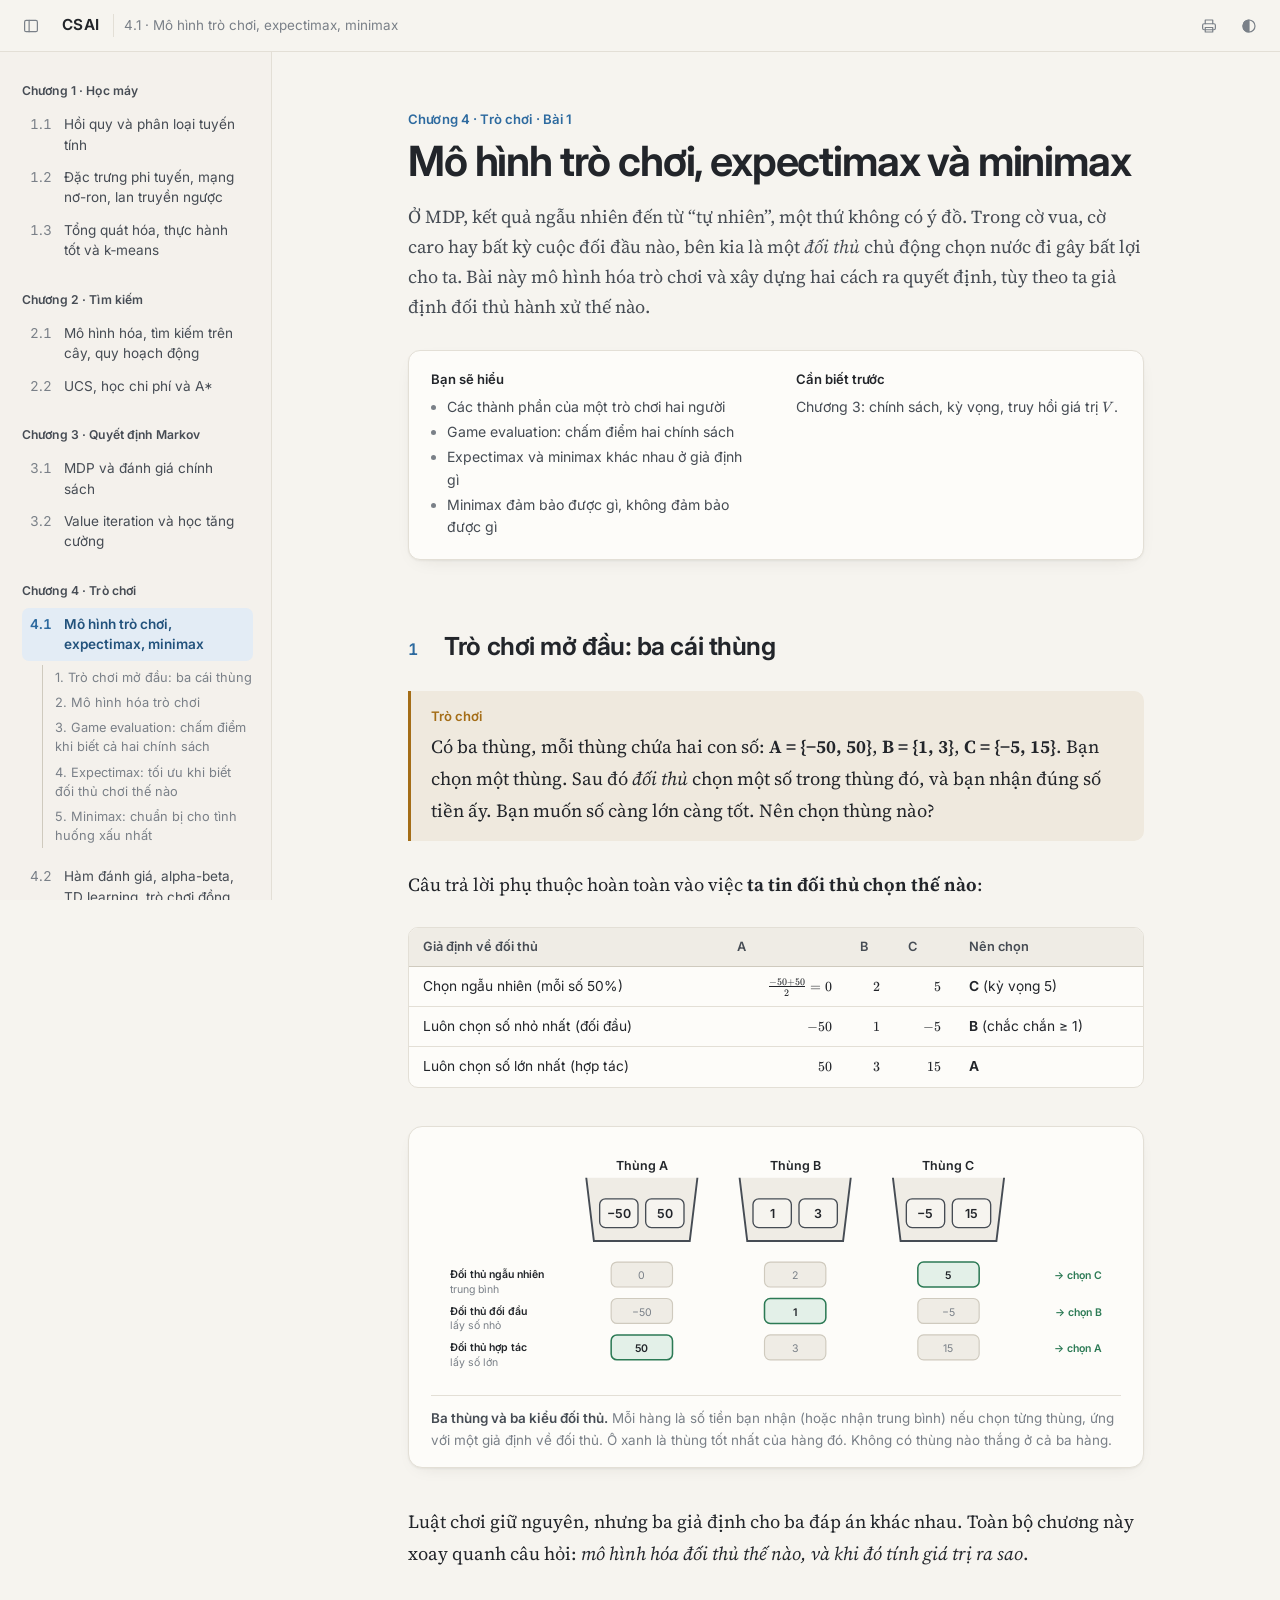
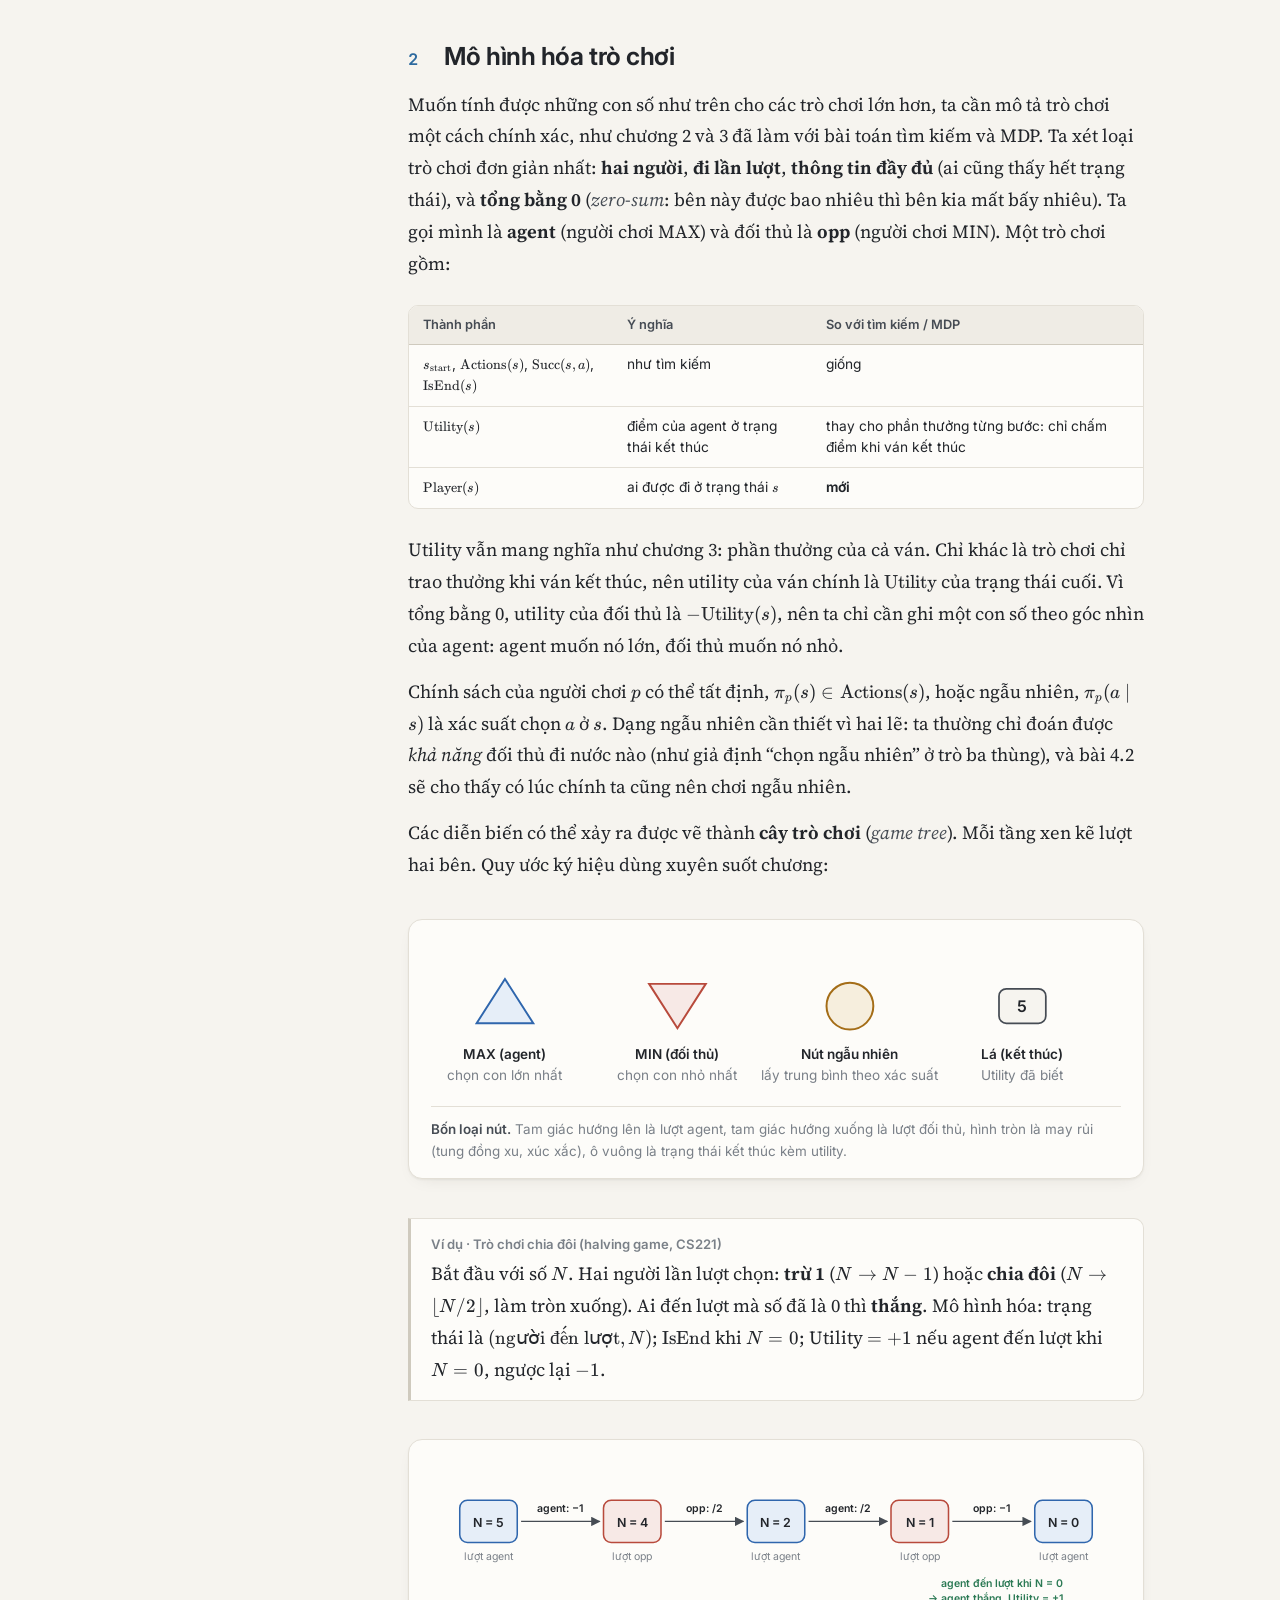
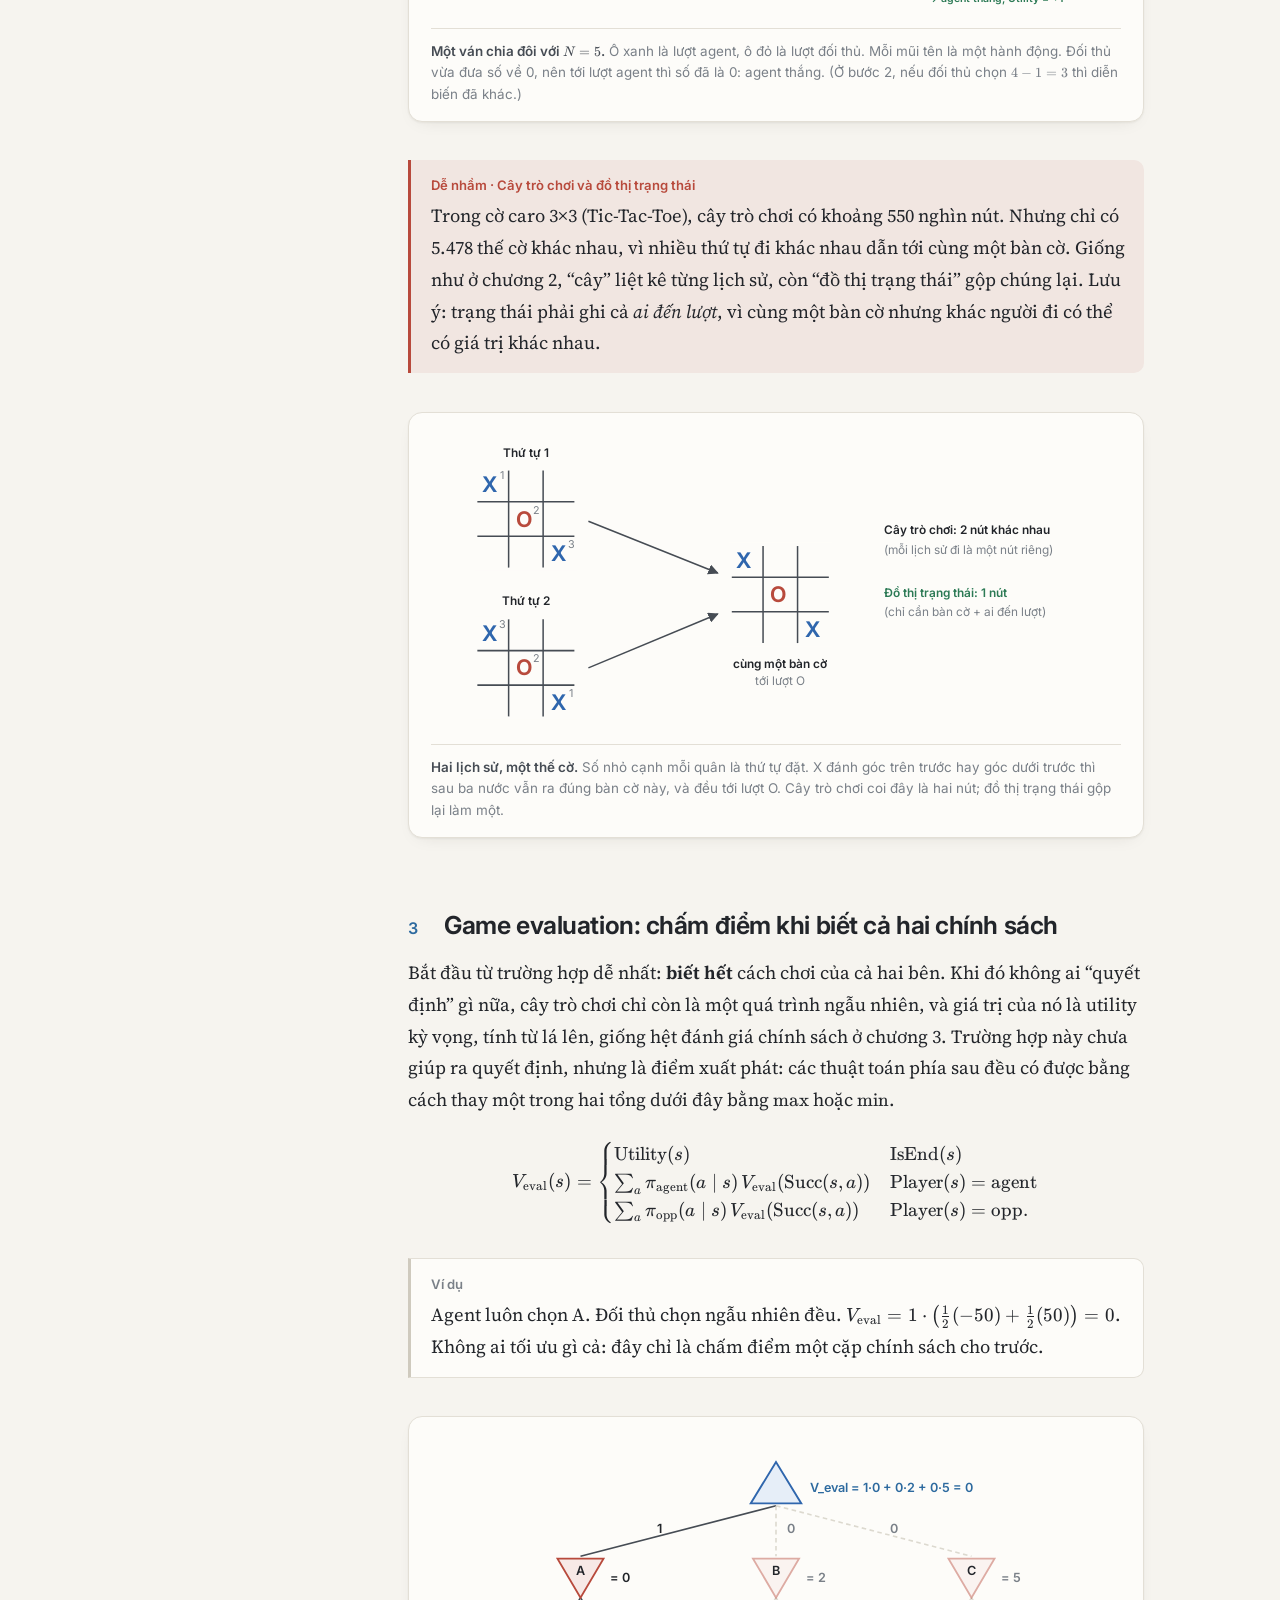
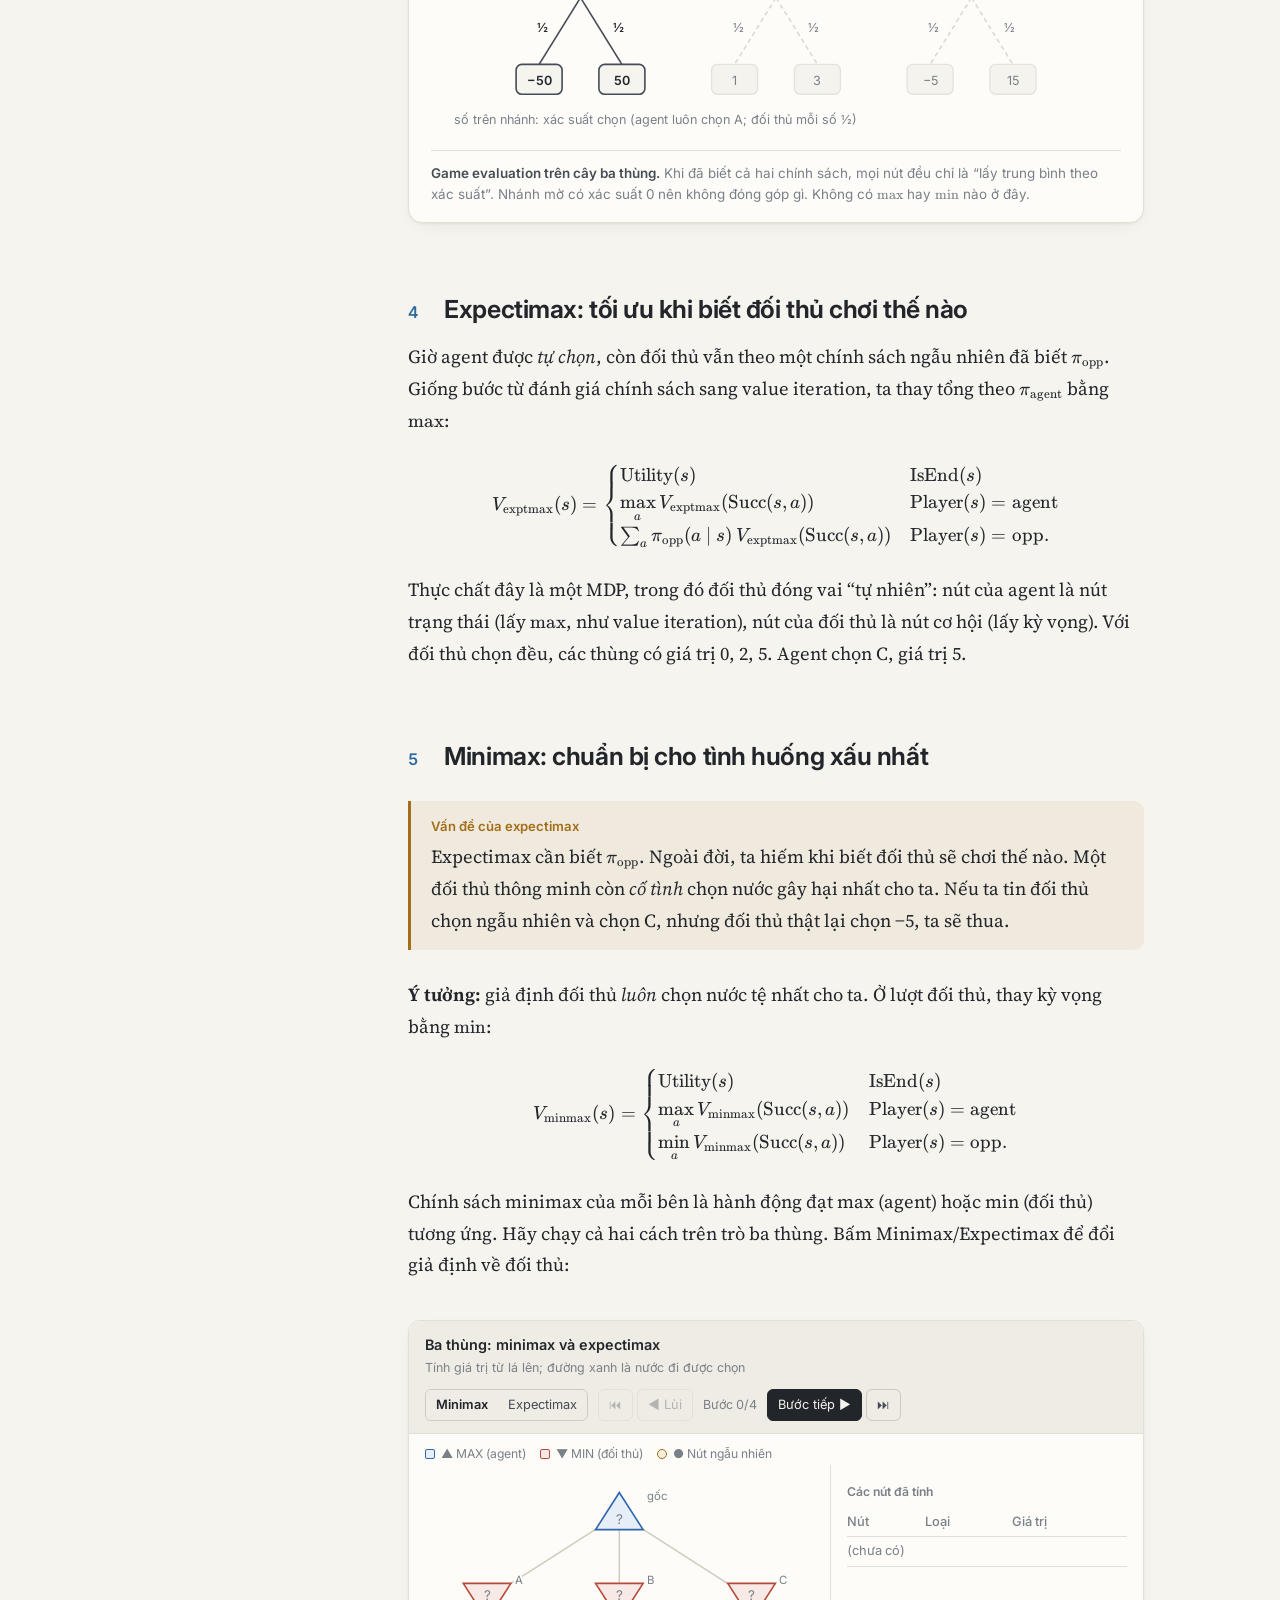
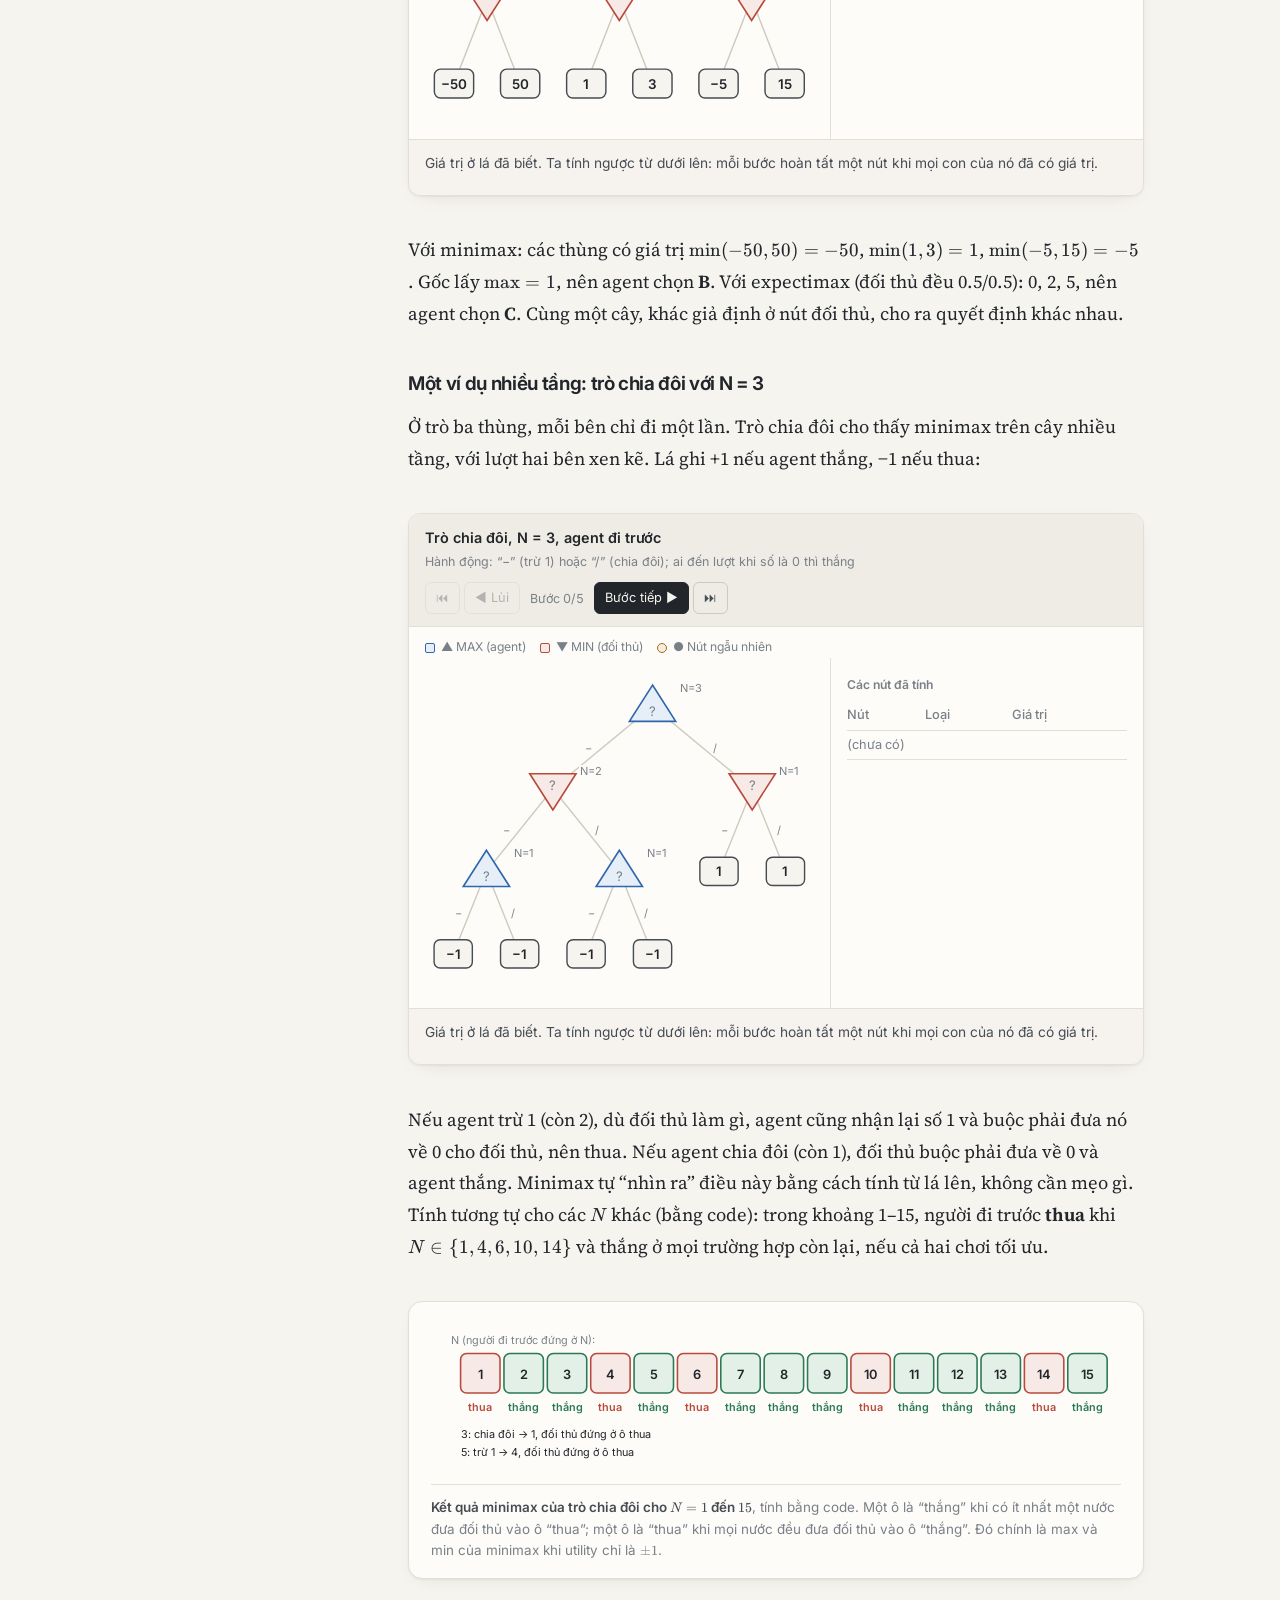
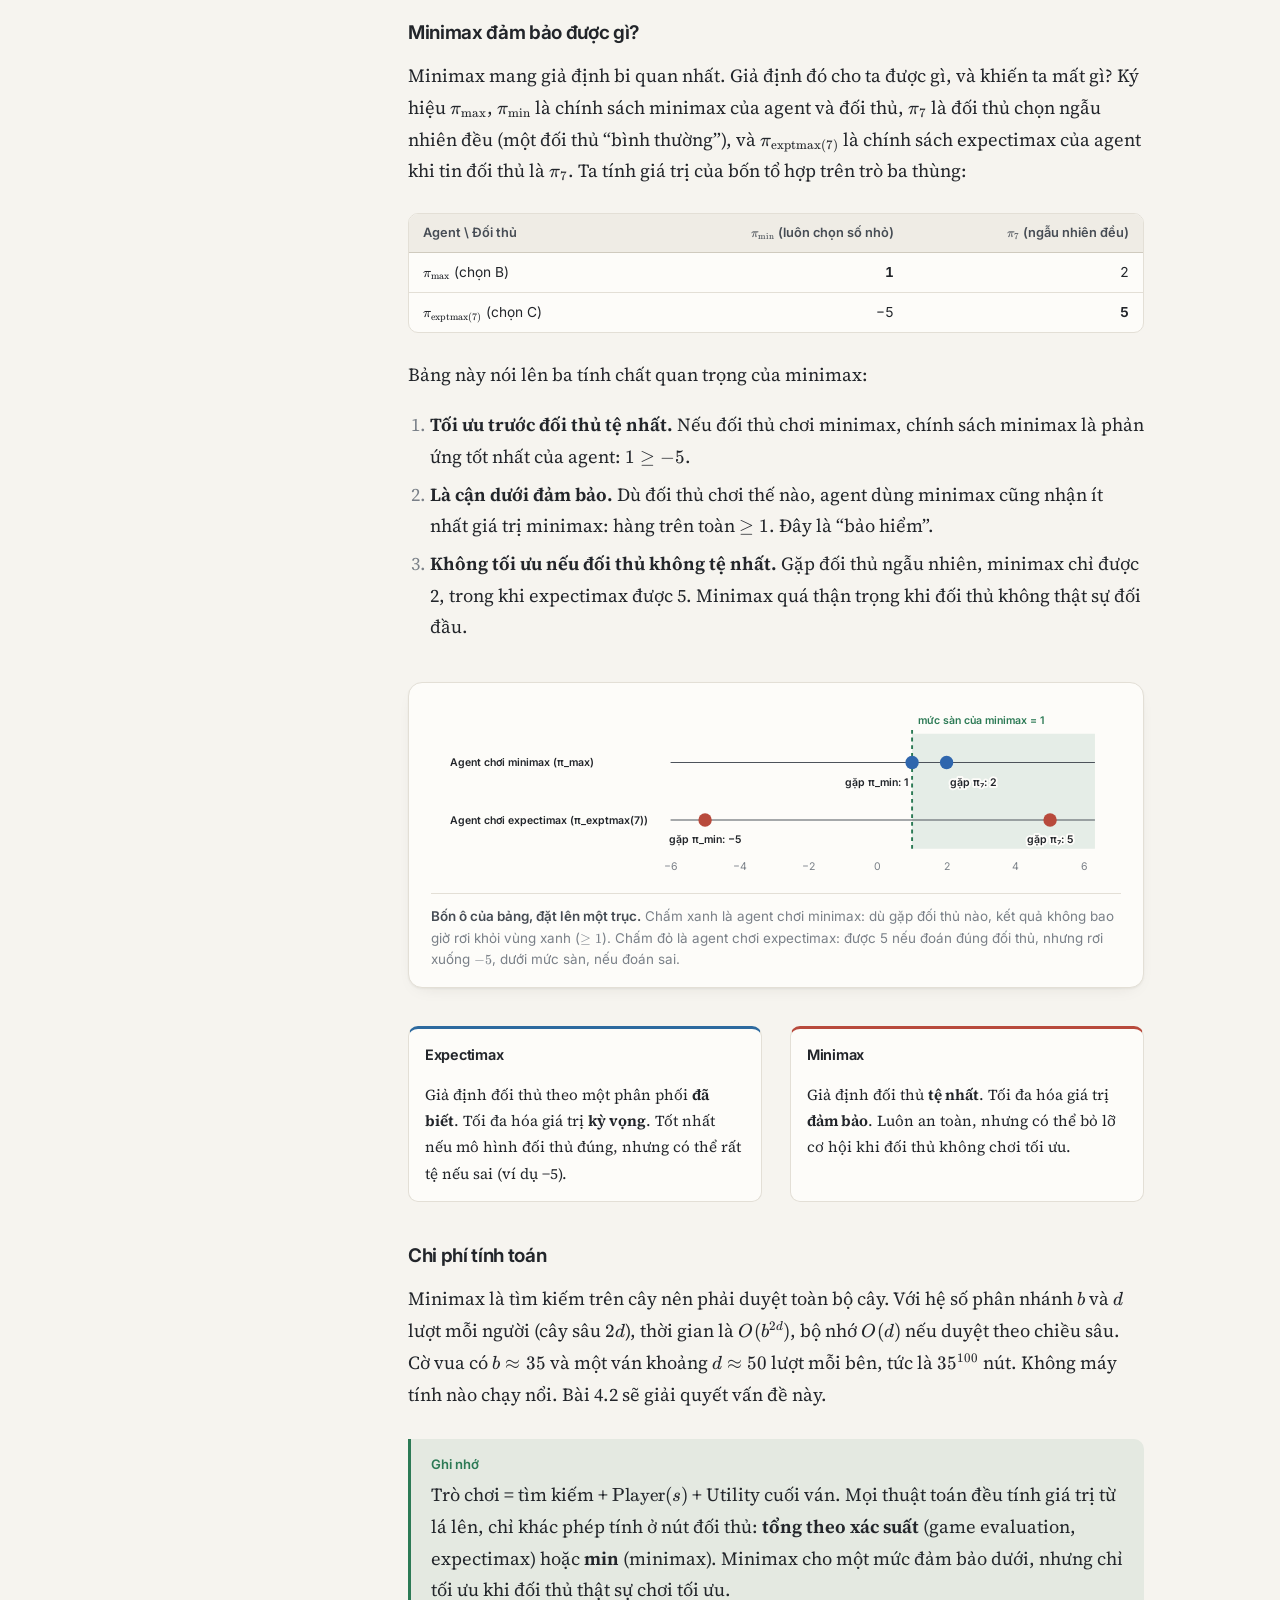
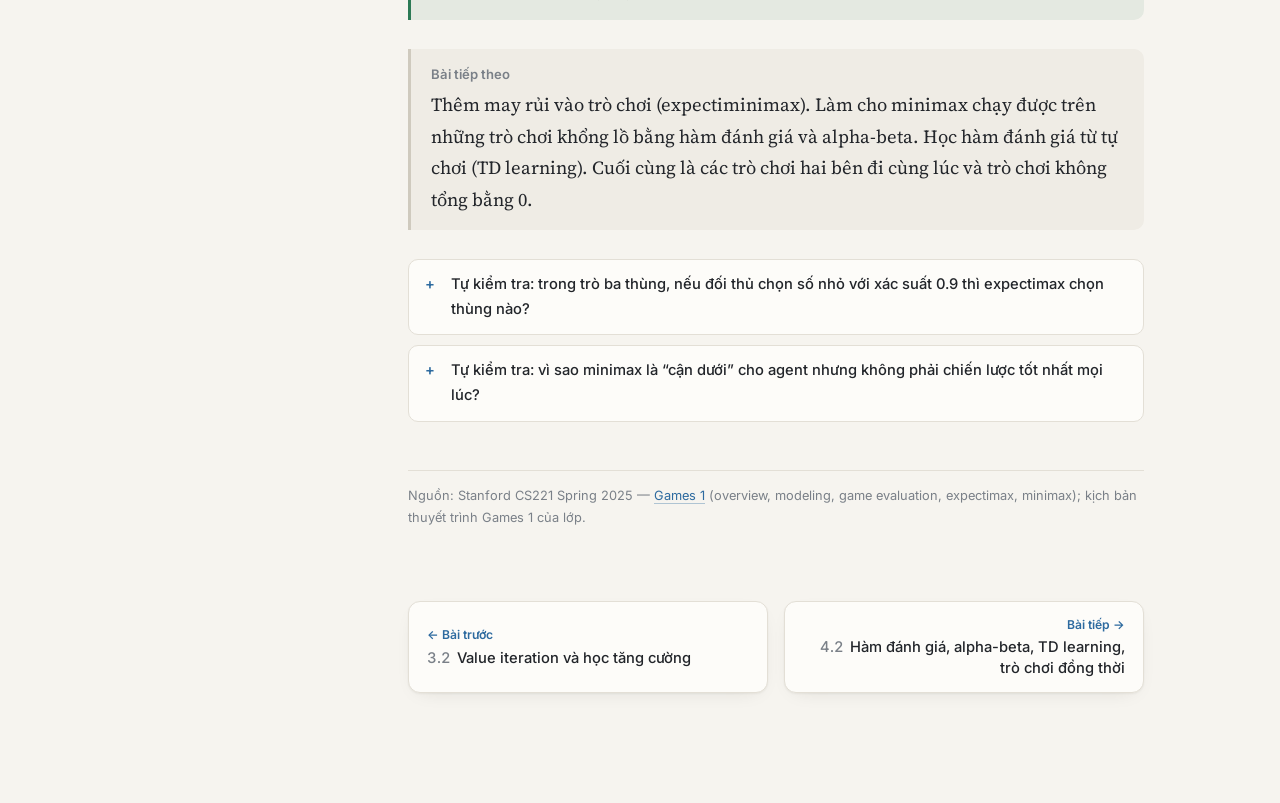
<file: games-1-minimax.html>
<!doctype html>
<html lang="vi"><head>
<meta charset="utf-8"><meta name="viewport" content="width=device-width,initial-scale=1">
<title>4.1 Mô hình trò chơi, expectimax, minimax · CSAI</title>
<meta name="description" content="Bài 4.1: mô hình trò chơi đối kháng hai người, game evaluation, expectimax, minimax và các tính chất của minimax.">
<link rel="preconnect" href="https://fonts.googleapis.com"><link rel="preconnect" href="https://fonts.gstatic.com" crossorigin>
<link href="https://fonts.googleapis.com/css2?family=Inter:wght@400;500;600;700&family=Source+Serif+4:ital,opsz,wght@0,8..60,400;0,8..60,600;1,8..60,400&family=JetBrains+Mono:wght@400;600&display=swap" rel="stylesheet">
<link rel="stylesheet" href="assets/vendor/katex/katex.min.css"><link rel="stylesheet" href="assets/style.css">
<script defer src="assets/vendor/katex/katex.min.js"></script><script defer src="assets/vendor/katex/contrib/auto-render.min.js"></script>
<script defer src="assets/site.js"></script><script defer src="assets/sim.js"></script>
</head>
<body data-page="games-1">
<div class="layout"><aside class="sidebar" id="sidebar"></aside>
<main class="page" id="main"><article class="content">

<header class="hero">
  <div class="eyebrow">Chương 4 · Trò chơi · Bài 1</div>
  <h1>Mô hình trò chơi, expectimax và minimax</h1>
  <p class="lead">Ở MDP, kết quả ngẫu nhiên đến từ “tự nhiên”, một thứ không có ý đồ. Trong cờ vua, cờ caro hay bất kỳ cuộc đối đầu nào, bên kia là một <em>đối thủ</em> chủ động chọn nước đi gây bất lợi cho ta. Bài này mô hình hóa trò chơi và xây dựng hai cách ra quyết định, tùy theo ta giả định đối thủ hành xử thế nào.</p>
  <div class="meta">
    <div><h4>Bạn sẽ hiểu</h4><ul><li>Các thành phần của một trò chơi hai người</li><li>Game evaluation: chấm điểm hai chính sách</li><li>Expectimax và minimax khác nhau ở giả định gì</li><li>Minimax đảm bảo được gì, không đảm bảo được gì</li></ul></div>
    <div><h4>Cần biết trước</h4><p style="margin:0">Chương 3: chính sách, kỳ vọng, truy hồi giá trị \(V\).</p></div>
  </div>
</header>

<h2 id="overview"><span class="sec">1</span>Trò chơi mở đầu: ba cái thùng</h2>

<div class="box problem"><div class="box-h">Trò chơi</div>
<p>Có ba thùng, mỗi thùng chứa hai con số: <b>A = {−50, 50}</b>, <b>B = {1, 3}</b>, <b>C = {−5, 15}</b>. Bạn chọn một thùng. Sau đó <em>đối thủ</em> chọn một số trong thùng đó, và bạn nhận đúng số tiền ấy. Bạn muốn số càng lớn càng tốt. Nên chọn thùng nào?</p>
</div>

<p>Câu trả lời phụ thuộc hoàn toàn vào việc <strong>ta tin đối thủ chọn thế nào</strong>:</p>
<div class="tbl-wrap"><table class="tbl">
<tr><th>Giả định về đối thủ</th><th>A</th><th>B</th><th>C</th><th>Nên chọn</th></tr>
<tr><td>Chọn ngẫu nhiên (mỗi số 50%)</td><td class="n">\(\frac{-50+50}{2} = 0\)</td><td class="n">\(2\)</td><td class="n">\(5\)</td><td><b>C</b> (kỳ vọng 5)</td></tr>
<tr><td>Luôn chọn số nhỏ nhất (đối đầu)</td><td class="n">\(-50\)</td><td class="n">\(1\)</td><td class="n">\(-5\)</td><td><b>B</b> (chắc chắn ≥ 1)</td></tr>
<tr><td>Luôn chọn số lớn nhất (hợp tác)</td><td class="n">\(50\)</td><td class="n">\(3\)</td><td class="n">\(15\)</td><td><b>A</b></td></tr>
</table></div>
<figure class="fig" id="fig-g1-bins">
<svg viewBox="0 0 720 240" role="img" aria-label="Ba thùng và giá trị của chúng dưới ba giả định về đối thủ">
<defs><marker id="mH1" viewBox="0 0 10 10" refX="9" refY="5" markerWidth="7" markerHeight="7" orient="auto"><path d="M0,0L10,5L0,10z" class="arrow-head"/></marker></defs><path d="M162,30 L170,96 L270,96 L278,30" class="ln-ink" style="stroke-width:2;fill:var(--surface-2)"/><text x="220" y="22" text-anchor="middle" class="t-b">Thùng A</text><rect x="176" y="52" width="40" height="30" rx="6" class="nd"/><text x="196" y="72" text-anchor="middle" class="t-b">−50</text><rect x="224" y="52" width="40" height="30" rx="6" class="nd"/><text x="244" y="72" text-anchor="middle" class="t-b">50</text><path d="M322,30 L330,96 L430,96 L438,30" class="ln-ink" style="stroke-width:2;fill:var(--surface-2)"/><text x="380" y="22" text-anchor="middle" class="t-b">Thùng B</text><rect x="336" y="52" width="40" height="30" rx="6" class="nd"/><text x="356" y="72" text-anchor="middle" class="t-b">1</text><rect x="384" y="52" width="40" height="30" rx="6" class="nd"/><text x="404" y="72" text-anchor="middle" class="t-b">3</text><path d="M482,30 L490,96 L590,96 L598,30" class="ln-ink" style="stroke-width:2;fill:var(--surface-2)"/><text x="540" y="22" text-anchor="middle" class="t-b">Thùng C</text><rect x="496" y="52" width="40" height="30" rx="6" class="nd"/><text x="516" y="72" text-anchor="middle" class="t-b">−5</text><rect x="544" y="52" width="40" height="30" rx="6" class="nd"/><text x="564" y="72" text-anchor="middle" class="t-b">15</text><text x="20" y="135" class="t-small t-b">Đối thủ ngẫu nhiên</text><text x="20" y="150" class="t-small t-muted">trung bình</text><rect x="188" y="118" width="64" height="26" rx="6" class="nd-soft"/><text x="220" y="136" text-anchor="middle" class="t-small t-muted">0</text><rect x="348" y="118" width="64" height="26" rx="6" class="nd-soft"/><text x="380" y="136" text-anchor="middle" class="t-small t-muted">2</text><rect x="508" y="118" width="64" height="26" rx="6" class="nd-ok"/><text x="540" y="136" text-anchor="middle" class="t-small t-b">5</text><text x="700" y="136" text-anchor="end" class="t-small t-ok t-b">→ chọn C</text><text x="20" y="173" class="t-small t-b">Đối thủ đối đầu</text><text x="20" y="188" class="t-small t-muted">lấy số nhỏ</text><rect x="188" y="156" width="64" height="26" rx="6" class="nd-soft"/><text x="220" y="174" text-anchor="middle" class="t-small t-muted">−50</text><rect x="348" y="156" width="64" height="26" rx="6" class="nd-ok"/><text x="380" y="174" text-anchor="middle" class="t-small t-b">1</text><rect x="508" y="156" width="64" height="26" rx="6" class="nd-soft"/><text x="540" y="174" text-anchor="middle" class="t-small t-muted">−5</text><text x="700" y="174" text-anchor="end" class="t-small t-ok t-b">→ chọn B</text><text x="20" y="211" class="t-small t-b">Đối thủ hợp tác</text><text x="20" y="226" class="t-small t-muted">lấy số lớn</text><rect x="188" y="194" width="64" height="26" rx="6" class="nd-ok"/><text x="220" y="212" text-anchor="middle" class="t-small t-b">50</text><rect x="348" y="194" width="64" height="26" rx="6" class="nd-soft"/><text x="380" y="212" text-anchor="middle" class="t-small t-muted">3</text><rect x="508" y="194" width="64" height="26" rx="6" class="nd-soft"/><text x="540" y="212" text-anchor="middle" class="t-small t-muted">15</text><text x="700" y="212" text-anchor="end" class="t-small t-ok t-b">→ chọn A</text>
</svg>
<figcaption><b>Ba thùng và ba kiểu đối thủ.</b> Mỗi hàng là số tiền bạn nhận (hoặc nhận trung bình) nếu chọn từng thùng, ứng với một giả định về đối thủ. Ô xanh là thùng tốt nhất của hàng đó. Không có thùng nào thắng ở cả ba hàng.</figcaption>
</figure>

<p>Luật chơi giữ nguyên, nhưng ba giả định cho ba đáp án khác nhau. Toàn bộ chương này xoay quanh câu hỏi: <em>mô hình hóa đối thủ thế nào, và khi đó tính giá trị ra sao</em>.</p>

<h2 id="modeling"><span class="sec">2</span>Mô hình hóa trò chơi</h2>
<p>Muốn tính được những con số như trên cho các trò chơi lớn hơn, ta cần mô tả trò chơi một cách chính xác, như chương 2 và 3 đã làm với bài toán tìm kiếm và MDP. Ta xét loại trò chơi đơn giản nhất: <b>hai người</b>, <b>đi lần lượt</b>, <b>thông tin đầy đủ</b> (ai cũng thấy hết trạng thái), và <b>tổng bằng 0</b> (<span class="en">zero-sum</span>: bên này được bao nhiêu thì bên kia mất bấy nhiêu). Ta gọi mình là <b>agent</b> (người chơi MAX) và đối thủ là <b>opp</b> (người chơi MIN). Một trò chơi gồm:</p>
<div class="tbl-wrap"><table class="tbl">
<tr><th>Thành phần</th><th>Ý nghĩa</th><th>So với tìm kiếm / MDP</th></tr>
<tr><td>\(s_{\text{start}}\), \(\text{Actions}(s)\), \(\text{Succ}(s,a)\), \(\text{IsEnd}(s)\)</td><td>như tìm kiếm</td><td>giống</td></tr>
<tr><td>\(\text{Utility}(s)\)</td><td>điểm của agent ở trạng thái kết thúc</td><td>thay cho phần thưởng từng bước: chỉ chấm điểm khi ván kết thúc</td></tr>
<tr><td>\(\text{Player}(s)\)</td><td>ai được đi ở trạng thái \(s\)</td><td><b>mới</b></td></tr>
</table></div>
<p>Utility vẫn mang nghĩa như chương 3: phần thưởng của cả ván. Chỉ khác là trò chơi chỉ trao thưởng khi ván kết thúc, nên utility của ván chính là \(\text{Utility}\) của trạng thái cuối. Vì tổng bằng 0, utility của đối thủ là \(-\text{Utility}(s)\), nên ta chỉ cần ghi một con số theo góc nhìn của agent: agent muốn nó lớn, đối thủ muốn nó nhỏ.</p>
<p>Chính sách của người chơi \(p\) có thể tất định, \(\pi_p(s) \in \text{Actions}(s)\), hoặc ngẫu nhiên, \(\pi_p(a\mid s)\) là xác suất chọn \(a\) ở \(s\). Dạng ngẫu nhiên cần thiết vì hai lẽ: ta thường chỉ đoán được <em>khả năng</em> đối thủ đi nước nào (như giả định “chọn ngẫu nhiên” ở trò ba thùng), và bài 4.2 sẽ cho thấy có lúc chính ta cũng nên chơi ngẫu nhiên.</p>

<p>Các diễn biến có thể xảy ra được vẽ thành <dfn>cây trò chơi</dfn> (<span class="en">game tree</span>). Mỗi tầng xen kẽ lượt hai bên. Quy ước ký hiệu dùng xuyên suốt chương:</p>

<figure class="fig">
<svg viewBox="0 0 560 120" role="img" aria-label="Quy ước ký hiệu nút trong cây trò chơi">
  <polygon points="60,30 37,66 83,66" class="nd-max"/><text x="60" y="95" text-anchor="middle" class="t-small t-b">MAX (agent)</text><text x="60" y="112" text-anchor="middle" class="t-small t-muted">chọn con lớn nhất</text>
  <polygon points="177,34 223,34 200,70" class="nd-min"/><text x="200" y="95" text-anchor="middle" class="t-small t-b">MIN (đối thủ)</text><text x="200" y="112" text-anchor="middle" class="t-small t-muted">chọn con nhỏ nhất</text>
  <circle cx="340" cy="52" r="19" class="nd-ch"/><text x="340" y="95" text-anchor="middle" class="t-small t-b">Nút ngẫu nhiên</text><text x="340" y="112" text-anchor="middle" class="t-small t-muted">lấy trung bình theo xác suất</text>
  <rect x="461" y="38" width="38" height="28" rx="6" class="nd"/><text x="480" y="57" text-anchor="middle" class="t-b">5</text><text x="480" y="95" text-anchor="middle" class="t-small t-b">Lá (kết thúc)</text><text x="480" y="112" text-anchor="middle" class="t-small t-muted">Utility đã biết</text>
</svg>
<figcaption><b>Bốn loại nút.</b> Tam giác hướng lên là lượt agent, tam giác hướng xuống là lượt đối thủ, hình tròn là may rủi (tung đồng xu, xúc xắc), ô vuông là trạng thái kết thúc kèm utility.</figcaption>
</figure>

<div class="box example"><div class="box-h">Ví dụ · Trò chơi chia đôi (halving game, CS221)</div>
<p>Bắt đầu với số \(N\). Hai người lần lượt chọn: <b>trừ 1</b> (\(N \to N-1\)) hoặc <b>chia đôi</b> (\(N \to \lfloor N/2 \rfloor\), làm tròn xuống). Ai đến lượt mà số đã là 0 thì <b>thắng</b>. Mô hình hóa: trạng thái là \((\text{người đến lượt}, N)\); \(\text{IsEnd}\) khi \(N = 0\); Utility \(= +1\) nếu agent đến lượt khi \(N=0\), ngược lại \(-1\).</p>
</div>

<figure class="fig" id="fig-g1-halving-play">
<svg viewBox="0 0 720 156" role="img" aria-label="Một ván của trò chơi chia đôi bắt đầu từ N bằng 5">
<defs><marker id="mH2" viewBox="0 0 10 10" refX="9" refY="5" markerWidth="7" markerHeight="7" orient="auto"><path d="M0,0L10,5L0,10z" class="arrow-head"/></marker></defs><rect x="30" y="40" width="60" height="44" rx="8" class="nd-max"/><text x="60" y="68" text-anchor="middle" class="t-b">N = 5</text><text x="60" y="102" text-anchor="middle" class="t-small t-muted">lượt agent</text><rect x="180" y="40" width="60" height="44" rx="8" class="nd-min"/><text x="210" y="68" text-anchor="middle" class="t-b">N = 4</text><text x="210" y="102" text-anchor="middle" class="t-small t-muted">lượt opp</text><line x1="94" y1="62" x2="176" y2="62" class="ln-ink" marker-end="url(#mH2)"/><text x="135" y="52" text-anchor="middle" class="t-small t-b">agent: −1</text><rect x="330" y="40" width="60" height="44" rx="8" class="nd-max"/><text x="360" y="68" text-anchor="middle" class="t-b">N = 2</text><text x="360" y="102" text-anchor="middle" class="t-small t-muted">lượt agent</text><line x1="244" y1="62" x2="326" y2="62" class="ln-ink" marker-end="url(#mH2)"/><text x="285" y="52" text-anchor="middle" class="t-small t-b">opp: /2</text><rect x="480" y="40" width="60" height="44" rx="8" class="nd-min"/><text x="510" y="68" text-anchor="middle" class="t-b">N = 1</text><text x="510" y="102" text-anchor="middle" class="t-small t-muted">lượt opp</text><line x1="394" y1="62" x2="476" y2="62" class="ln-ink" marker-end="url(#mH2)"/><text x="435" y="52" text-anchor="middle" class="t-small t-b">agent: /2</text><rect x="630" y="40" width="60" height="44" rx="8" class="nd-max"/><text x="660" y="68" text-anchor="middle" class="t-b">N = 0</text><text x="660" y="102" text-anchor="middle" class="t-small t-muted">lượt agent</text><line x1="544" y1="62" x2="626" y2="62" class="ln-ink" marker-end="url(#mH2)"/><text x="585" y="52" text-anchor="middle" class="t-small t-b">opp: −1</text><text x="660" y="130" text-anchor="end" class="t-small t-ok t-b">agent đến lượt khi N = 0</text><text x="660" y="146" text-anchor="end" class="t-small t-ok t-b">→ agent thắng, Utility = +1</text>
</svg>
<figcaption><b>Một ván chia đôi với \(N = 5\).</b> Ô xanh là lượt agent, ô đỏ là lượt đối thủ. Mỗi mũi tên là một hành động. Đối thủ vừa đưa số về 0, nên tới lượt agent thì số đã là 0: agent thắng. (Ở bước 2, nếu đối thủ chọn \(4 - 1 = 3\) thì diễn biến đã khác.)</figcaption>
</figure>

<div class="box pitfall"><div class="box-h">Dễ nhầm · Cây trò chơi và đồ thị trạng thái</div>
<p>Trong cờ caro 3×3 (Tic-Tac-Toe), cây trò chơi có khoảng 550 nghìn nút. Nhưng chỉ có 5.478 thế cờ khác nhau, vì nhiều thứ tự đi khác nhau dẫn tới cùng một bàn cờ. Giống như ở chương 2, “cây” liệt kê từng lịch sử, còn “đồ thị trạng thái” gộp chúng lại. Lưu ý: trạng thái phải ghi cả <em>ai đến lượt</em>, vì cùng một bàn cờ nhưng khác người đi có thể có giá trị khác nhau.</p>
</div>

<figure class="fig" id="fig-g1-ttt">
<svg viewBox="0 0 640 272" role="img" aria-label="Hai thứ tự đi khác nhau dẫn tới cùng một bàn cờ caro">
<defs><marker id="mH3" viewBox="0 0 10 10" refX="9" refY="5" markerWidth="7" markerHeight="7" orient="auto"><path d="M0,0L10,5L0,10z" class="arrow-head"/></marker></defs><text x="88" y="20" text-anchor="middle" class="t-small t-b">Thứ tự 1</text><rect x="40" y="30" width="96" height="96" class="f-bg" style="stroke:none"/><line x1="72" y1="33" x2="72" y2="123" class="ln-ink"/><line x1="43" y1="62" x2="133" y2="62" class="ln-ink"/><line x1="104" y1="33" x2="104" y2="123" class="ln-ink"/><line x1="43" y1="94" x2="133" y2="94" class="ln-ink"/><text x="54" y="53" text-anchor="middle" class="t-big t-max" style="font-size:20px">X</text><text x="66" y="41" text-anchor="middle" class="t-small t-muted" style="font-size:10px">1</text><text x="86" y="85" text-anchor="middle" class="t-big t-min" style="font-size:20px">O</text><text x="98" y="73" text-anchor="middle" class="t-small t-muted" style="font-size:10px">2</text><text x="118" y="117" text-anchor="middle" class="t-big t-max" style="font-size:20px">X</text><text x="130" y="105" text-anchor="middle" class="t-small t-muted" style="font-size:10px">3</text><text x="88" y="158" text-anchor="middle" class="t-small t-b">Thứ tự 2</text><rect x="40" y="168" width="96" height="96" class="f-bg" style="stroke:none"/><line x1="72" y1="171" x2="72" y2="261" class="ln-ink"/><line x1="43" y1="200" x2="133" y2="200" class="ln-ink"/><line x1="104" y1="171" x2="104" y2="261" class="ln-ink"/><line x1="43" y1="232" x2="133" y2="232" class="ln-ink"/><text x="118" y="255" text-anchor="middle" class="t-big t-max" style="font-size:20px">X</text><text x="130" y="243" text-anchor="middle" class="t-small t-muted" style="font-size:10px">1</text><text x="86" y="223" text-anchor="middle" class="t-big t-min" style="font-size:20px">O</text><text x="98" y="211" text-anchor="middle" class="t-small t-muted" style="font-size:10px">2</text><text x="54" y="191" text-anchor="middle" class="t-big t-max" style="font-size:20px">X</text><text x="66" y="179" text-anchor="middle" class="t-small t-muted" style="font-size:10px">3</text><line x1="146" y1="80" x2="266" y2="128" class="ln-ink" marker-end="url(#mH3)"/><line x1="146" y1="216" x2="266" y2="166" class="ln-ink" marker-end="url(#mH3)"/><rect x="276" y="100" width="96" height="96" class="f-bg" style="stroke:none"/><line x1="308" y1="103" x2="308" y2="193" class="ln-ink"/><line x1="279" y1="132" x2="369" y2="132" class="ln-ink"/><line x1="340" y1="103" x2="340" y2="193" class="ln-ink"/><line x1="279" y1="164" x2="369" y2="164" class="ln-ink"/><text x="290" y="123" text-anchor="middle" class="t-big t-max" style="font-size:20px">X</text><text x="322" y="155" text-anchor="middle" class="t-big t-min" style="font-size:20px">O</text><text x="354" y="187" text-anchor="middle" class="t-big t-max" style="font-size:20px">X</text><text x="324" y="216" text-anchor="middle" class="t-small t-b">cùng một bàn cờ</text><text x="324" y="232" text-anchor="middle" class="t-small t-muted">tới lượt O</text><text x="420" y="92" class="t-small t-b">Cây trò chơi: 2 nút khác nhau</text><text x="420" y="110" class="t-small t-muted">(mỗi lịch sử đi là một nút riêng)</text><text x="420" y="150" class="t-small t-b t-ok">Đồ thị trạng thái: 1 nút</text><text x="420" y="168" class="t-small t-muted">(chỉ cần bàn cờ + ai đến lượt)</text>
</svg>
<figcaption><b>Hai lịch sử, một thế cờ.</b> Số nhỏ cạnh mỗi quân là thứ tự đặt. X đánh góc trên trước hay góc dưới trước thì sau ba nước vẫn ra đúng bàn cờ này, và đều tới lượt O. Cây trò chơi coi đây là hai nút; đồ thị trạng thái gộp lại làm một.</figcaption>
</figure>

<h2 id="game-eval"><span class="sec">3</span>Game evaluation: chấm điểm khi biết cả hai chính sách</h2>
<p>Bắt đầu từ trường hợp dễ nhất: <b>biết hết</b> cách chơi của cả hai bên. Khi đó không ai “quyết định” gì nữa, cây trò chơi chỉ còn là một quá trình ngẫu nhiên, và giá trị của nó là utility kỳ vọng, tính từ lá lên, giống hệt đánh giá chính sách ở chương 3. Trường hợp này chưa giúp ra quyết định, nhưng là điểm xuất phát: các thuật toán phía sau đều có được bằng cách thay một trong hai tổng dưới đây bằng \(\max\) hoặc \(\min\).</p>
\[V_{\text{eval}}(s) = \begin{cases} \text{Utility}(s) & \text{IsEnd}(s) \\ \sum_a \pi_{\text{agent}}(a\mid s)\, V_{\text{eval}}(\text{Succ}(s,a)) & \text{Player}(s) = \text{agent} \\ \sum_a \pi_{\text{opp}}(a\mid s)\, V_{\text{eval}}(\text{Succ}(s,a)) & \text{Player}(s) = \text{opp.} \end{cases}\]
<div class="box example"><div class="box-h">Ví dụ</div>
<p>Agent luôn chọn A. Đối thủ chọn ngẫu nhiên đều. \(V_{\text{eval}} = 1\cdot\big(\tfrac12(-50) + \tfrac12(50)\big) = 0\). Không ai tối ưu gì cả: đây chỉ là chấm điểm một cặp chính sách cho trước.</p>
</div>

<figure class="fig" id="fig-g1-eval-tree">
<svg viewBox="0 0 600 256" role="img" aria-label="Cây trò chơi ba thùng với xác suất của cả hai bên">
<line x1="300" y1="58" x2="130" y2="102" class="ln-ink"/><text x="201" y="82" text-anchor="end" class="t-small t-b">1</text><line x1="130" y1="138" x2="94" y2="196" class="ln-ink"/><text x="102" y="168" text-anchor="end" class="t-small t-b">½</text><rect x="74" y="196" width="40" height="26" rx="5" class="nd"/><text x="94" y="214" text-anchor="middle" class="t-small t-b">−50</text><line x1="130" y1="138" x2="166" y2="196" class="ln-ink"/><text x="158" y="168" class="t-small t-b">½</text><rect x="146" y="196" width="40" height="26" rx="5" class="nd"/><text x="166" y="214" text-anchor="middle" class="t-small t-b">50</text><polygon points="110,104 150,104 130,138" class="nd-min"/><text x="130" y="118" text-anchor="middle" class="t-small t-b">A</text><text x="156" y="124" class="t-small t-b">= 0</text><line x1="300" y1="58" x2="300" y2="102" class="ln-faint" stroke-dasharray="4 3"/><text x="310" y="82" class="t-small t-b t-muted">0</text><line x1="300" y1="138" x2="264" y2="196" class="ln-faint" stroke-dasharray="4 3"/><text x="272" y="168" text-anchor="end" class="t-small t-muted">½</text><rect x="244" y="196" width="40" height="26" rx="5" class="nd-soft" style="opacity:.5"/><text x="264" y="214" text-anchor="middle" class="t-small t-muted">1</text><line x1="300" y1="138" x2="336" y2="196" class="ln-faint" stroke-dasharray="4 3"/><text x="328" y="168" class="t-small t-muted">½</text><rect x="316" y="196" width="40" height="26" rx="5" class="nd-soft" style="opacity:.5"/><text x="336" y="214" text-anchor="middle" class="t-small t-muted">3</text><polygon points="280,104 320,104 300,138" class="nd-min" style="opacity:.45"/><text x="300" y="118" text-anchor="middle" class="t-small t-b">B</text><text x="326" y="124" class="t-small t-b t-muted">= 2</text><line x1="300" y1="58" x2="470" y2="102" class="ln-faint" stroke-dasharray="4 3"/><text x="399" y="82" class="t-small t-b t-muted">0</text><line x1="470" y1="138" x2="434" y2="196" class="ln-faint" stroke-dasharray="4 3"/><text x="442" y="168" text-anchor="end" class="t-small t-muted">½</text><rect x="414" y="196" width="40" height="26" rx="5" class="nd-soft" style="opacity:.5"/><text x="434" y="214" text-anchor="middle" class="t-small t-muted">−5</text><line x1="470" y1="138" x2="506" y2="196" class="ln-faint" stroke-dasharray="4 3"/><text x="498" y="168" class="t-small t-muted">½</text><rect x="486" y="196" width="40" height="26" rx="5" class="nd-soft" style="opacity:.5"/><text x="506" y="214" text-anchor="middle" class="t-small t-muted">15</text><polygon points="450,104 490,104 470,138" class="nd-min" style="opacity:.45"/><text x="470" y="118" text-anchor="middle" class="t-small t-b">C</text><text x="496" y="124" class="t-small t-b t-muted">= 5</text><polygon points="300,20 278,56 322,56" class="nd-max"/><text x="330" y="46" class="t-small t-b t-acc">V_eval = 1·0 + 0·2 + 0·5 = 0</text><text x="20" y="248" class="t-small t-muted">số trên nhánh: xác suất chọn (agent luôn chọn A; đối thủ mỗi số ½)</text>
</svg>
<figcaption><b>Game evaluation trên cây ba thùng.</b> Khi đã biết cả hai chính sách, mọi nút đều chỉ là “lấy trung bình theo xác suất”. Nhánh mờ có xác suất 0 nên không đóng góp gì. Không có \(\max\) hay \(\min\) nào ở đây.</figcaption>
</figure>

<h2 id="expectimax"><span class="sec">4</span>Expectimax: tối ưu khi biết đối thủ chơi thế nào</h2>
<p>Giờ agent được <em>tự chọn</em>, còn đối thủ vẫn theo một chính sách ngẫu nhiên đã biết \(\pi_{\text{opp}}\). Giống bước từ đánh giá chính sách sang value iteration, ta thay tổng theo \(\pi_{\text{agent}}\) bằng \(\max\):</p>
\[V_{\text{exptmax}}(s) = \begin{cases} \text{Utility}(s) & \text{IsEnd}(s) \\ \max\limits_{a} V_{\text{exptmax}}(\text{Succ}(s,a)) & \text{Player}(s) = \text{agent} \\ \sum_a \pi_{\text{opp}}(a\mid s)\, V_{\text{exptmax}}(\text{Succ}(s,a)) & \text{Player}(s) = \text{opp.} \end{cases}\]
<p>Thực chất đây là một MDP, trong đó đối thủ đóng vai “tự nhiên”: nút của agent là nút trạng thái (lấy \(\max\), như value iteration), nút của đối thủ là nút cơ hội (lấy kỳ vọng). Với đối thủ chọn đều, các thùng có giá trị 0, 2, 5. Agent chọn C, giá trị 5.</p>

<h2 id="minimax"><span class="sec">5</span>Minimax: chuẩn bị cho tình huống xấu nhất</h2>

<div class="box problem"><div class="box-h">Vấn đề của expectimax</div>
<p>Expectimax cần biết \(\pi_{\text{opp}}\). Ngoài đời, ta hiếm khi biết đối thủ sẽ chơi thế nào. Một đối thủ thông minh còn <em>cố tình</em> chọn nước gây hại nhất cho ta. Nếu ta tin đối thủ chọn ngẫu nhiên và chọn C, nhưng đối thủ thật lại chọn −5, ta sẽ thua.</p>
</div>

<p><strong>Ý tưởng:</strong> giả định đối thủ <em>luôn</em> chọn nước tệ nhất cho ta. Ở lượt đối thủ, thay kỳ vọng bằng \(\min\):</p>
\[V_{\text{minmax}}(s) = \begin{cases} \text{Utility}(s) & \text{IsEnd}(s) \\ \max\limits_{a} V_{\text{minmax}}(\text{Succ}(s,a)) & \text{Player}(s) = \text{agent} \\ \min\limits_{a} V_{\text{minmax}}(\text{Succ}(s,a)) & \text{Player}(s) = \text{opp.} \end{cases}\]
<p>Chính sách minimax của mỗi bên là hành động đạt max (agent) hoặc min (đối thủ) tương ứng. Hãy chạy cả hai cách trên trò ba thùng. Bấm Minimax/Expectimax để đổi giả định về đối thủ:</p>

<div class="sim" data-sim="game"><script type="application/json">{"title":"Ba thùng: minimax và expectimax","sub":"Tính giá trị từ lá lên; đường xanh là nước đi được chọn","modes":["minimax","expectimax"],"dx":64,"tree":{"t":"max","c":[{"t":"opp","n":"A","c":[{"v":-50},{"v":50}]},{"t":"opp","n":"B","c":[{"v":1},{"v":3}]},{"t":"opp","n":"C","c":[{"v":-5},{"v":15}]}]}}</script></div>

<p>Với minimax: các thùng có giá trị \(\min(-50, 50) = -50\), \(\min(1,3) = 1\), \(\min(-5, 15) = -5\). Gốc lấy \(\max = 1\), nên agent chọn <b>B</b>. Với expectimax (đối thủ đều 0.5/0.5): 0, 2, 5, nên agent chọn <b>C</b>. Cùng một cây, khác giả định ở nút đối thủ, cho ra quyết định khác nhau.</p>

<h3>Một ví dụ nhiều tầng: trò chia đôi với N = 3</h3>
<p>Ở trò ba thùng, mỗi bên chỉ đi một lần. Trò chia đôi cho thấy minimax trên cây nhiều tầng, với lượt hai bên xen kẽ. Lá ghi +1 nếu agent thắng, −1 nếu thua:</p>

<div class="sim" data-sim="game"><script type="application/json">{"title":"Trò chia đôi, N = 3, agent đi trước","sub":"Hành động: “−” (trừ 1) hoặc “/” (chia đôi); ai đến lượt khi số là 0 thì thắng","modes":["minimax"],"dx":66,"tree":{"t":"max","n":"N=3","a":["−","/"],"c":[{"t":"opp","n":"N=2","a":["−","/"],"c":[{"t":"max","n":"N=1","a":["−","/"],"c":[{"v":-1},{"v":-1}]},{"t":"max","n":"N=1 ","a":["−","/"],"c":[{"v":-1},{"v":-1}]}]},{"t":"opp","n":"N=1","a":["−","/"],"c":[{"v":1},{"v":1}]}]}}</script></div>

<p>Nếu agent trừ 1 (còn 2), dù đối thủ làm gì, agent cũng nhận lại số 1 và buộc phải đưa nó về 0 cho đối thủ, nên thua. Nếu agent chia đôi (còn 1), đối thủ buộc phải đưa về 0 và agent thắng. Minimax tự “nhìn ra” điều này bằng cách tính từ lá lên, không cần mẹo gì. Tính tương tự cho các \(N\) khác (bằng code): trong khoảng 1–15, người đi trước <b>thua</b> khi \(N \in \{1, 4, 6, 10, 14\}\) và thắng ở mọi trường hợp còn lại, nếu cả hai chơi tối ưu.</p>

<figure class="fig" id="fig-g1-halving-map">
<svg viewBox="0 0 700 146" role="img" aria-label="Bảng thắng thua của người đi trước trong trò chia đôi">
<rect x="30" y="30" width="40" height="40" rx="6" class="nd-min"/><text x="50" y="56" text-anchor="middle" class="t-b">1</text><text x="50" y="88" text-anchor="middle" class="t-small t-b t-min">thua</text><rect x="74" y="30" width="40" height="40" rx="6" class="nd-ok"/><text x="94" y="56" text-anchor="middle" class="t-b">2</text><text x="94" y="88" text-anchor="middle" class="t-small t-b t-ok">thắng</text><rect x="118" y="30" width="40" height="40" rx="6" class="nd-ok"/><text x="138" y="56" text-anchor="middle" class="t-b">3</text><text x="138" y="88" text-anchor="middle" class="t-small t-b t-ok">thắng</text><rect x="162" y="30" width="40" height="40" rx="6" class="nd-min"/><text x="182" y="56" text-anchor="middle" class="t-b">4</text><text x="182" y="88" text-anchor="middle" class="t-small t-b t-min">thua</text><rect x="206" y="30" width="40" height="40" rx="6" class="nd-ok"/><text x="226" y="56" text-anchor="middle" class="t-b">5</text><text x="226" y="88" text-anchor="middle" class="t-small t-b t-ok">thắng</text><rect x="250" y="30" width="40" height="40" rx="6" class="nd-min"/><text x="270" y="56" text-anchor="middle" class="t-b">6</text><text x="270" y="88" text-anchor="middle" class="t-small t-b t-min">thua</text><rect x="294" y="30" width="40" height="40" rx="6" class="nd-ok"/><text x="314" y="56" text-anchor="middle" class="t-b">7</text><text x="314" y="88" text-anchor="middle" class="t-small t-b t-ok">thắng</text><rect x="338" y="30" width="40" height="40" rx="6" class="nd-ok"/><text x="358" y="56" text-anchor="middle" class="t-b">8</text><text x="358" y="88" text-anchor="middle" class="t-small t-b t-ok">thắng</text><rect x="382" y="30" width="40" height="40" rx="6" class="nd-ok"/><text x="402" y="56" text-anchor="middle" class="t-b">9</text><text x="402" y="88" text-anchor="middle" class="t-small t-b t-ok">thắng</text><rect x="426" y="30" width="40" height="40" rx="6" class="nd-min"/><text x="446" y="56" text-anchor="middle" class="t-b">10</text><text x="446" y="88" text-anchor="middle" class="t-small t-b t-min">thua</text><rect x="470" y="30" width="40" height="40" rx="6" class="nd-ok"/><text x="490" y="56" text-anchor="middle" class="t-b">11</text><text x="490" y="88" text-anchor="middle" class="t-small t-b t-ok">thắng</text><rect x="514" y="30" width="40" height="40" rx="6" class="nd-ok"/><text x="534" y="56" text-anchor="middle" class="t-b">12</text><text x="534" y="88" text-anchor="middle" class="t-small t-b t-ok">thắng</text><rect x="558" y="30" width="40" height="40" rx="6" class="nd-ok"/><text x="578" y="56" text-anchor="middle" class="t-b">13</text><text x="578" y="88" text-anchor="middle" class="t-small t-b t-ok">thắng</text><rect x="602" y="30" width="40" height="40" rx="6" class="nd-min"/><text x="622" y="56" text-anchor="middle" class="t-b">14</text><text x="622" y="88" text-anchor="middle" class="t-small t-b t-min">thua</text><rect x="646" y="30" width="40" height="40" rx="6" class="nd-ok"/><text x="666" y="56" text-anchor="middle" class="t-b">15</text><text x="666" y="88" text-anchor="middle" class="t-small t-b t-ok">thắng</text><text x="20" y="20" class="t-small t-muted">N (người đi trước đứng ở N):</text><text x="30" y="116" class="t-small">3: chia đôi → 1, đối thủ đứng ở ô thua</text><text x="30" y="134" class="t-small">5: trừ 1 → 4, đối thủ đứng ở ô thua</text>
</svg>
<figcaption><b>Kết quả minimax của trò chia đôi cho \(N = 1\) đến \(15\)</b>, tính bằng code. Một ô là “thắng” khi có ít nhất một nước đưa đối thủ vào ô “thua”; một ô là “thua” khi mọi nước đều đưa đối thủ vào ô “thắng”. Đó chính là max và min của minimax khi utility chỉ là \(\pm 1\).</figcaption>
</figure>

<h3>Minimax đảm bảo được gì?</h3>
<p>Minimax mang giả định bi quan nhất. Giả định đó cho ta được gì, và khiến ta mất gì? Ký hiệu \(\pi_{\max}\), \(\pi_{\min}\) là chính sách minimax của agent và đối thủ, \(\pi_{7}\) là đối thủ chọn ngẫu nhiên đều (một đối thủ “bình thường”), và \(\pi_{\text{exptmax}(7)}\) là chính sách expectimax của agent khi tin đối thủ là \(\pi_7\). Ta tính giá trị của bốn tổ hợp trên trò ba thùng:</p>
<div class="tbl-wrap"><table class="tbl">
<tr><th>Agent \ Đối thủ</th><th class="n">\(\pi_{\min}\) (luôn chọn số nhỏ)</th><th class="n">\(\pi_7\) (ngẫu nhiên đều)</th></tr>
<tr><td>\(\pi_{\max}\) (chọn B)</td><td class="n"><b>1</b></td><td class="n">2</td></tr>
<tr><td>\(\pi_{\text{exptmax}(7)}\) (chọn C)</td><td class="n">−5</td><td class="n"><b>5</b></td></tr>
</table></div>
<p>Bảng này nói lên ba tính chất quan trọng của minimax:</p>
<ol>
<li><b>Tối ưu trước đối thủ tệ nhất.</b> Nếu đối thủ chơi minimax, chính sách minimax là phản ứng tốt nhất của agent: \(1 \ge -5\).</li>
<li><b>Là cận dưới đảm bảo.</b> Dù đối thủ chơi thế nào, agent dùng minimax cũng nhận ít nhất giá trị minimax: hàng trên toàn \(\ge 1\). Đây là “bảo hiểm”.</li>
<li><b>Không tối ưu nếu đối thủ không tệ nhất.</b> Gặp đối thủ ngẫu nhiên, minimax chỉ được 2, trong khi expectimax được 5. Minimax quá thận trọng khi đối thủ không thật sự đối đầu.</li>
</ol>

<figure class="fig" id="fig-g1-guarantee">
<svg viewBox="0 0 720 180" role="img" aria-label="Giá trị của bốn tổ hợp chính sách trên trục số">
<rect x="502" y="30" width="190.8" height="120" class="z-ok"/><line x1="502" y1="26" x2="502" y2="150" class="ln-dash" style="stroke:var(--ok);stroke-width:2"/><text x="508" y="20" class="t-small t-ok t-b">mức sàn của minimax = 1</text><text x="20" y="64" class="t-small t-b">Agent chơi minimax (π_max)</text><line x1="250" y1="60" x2="692.8" y2="60" class="ln-ink" style="stroke-width:1"/><circle cx="502" cy="60" r="7" class="f-max"/><text x="498" y="84" text-anchor="end" class="t-small t-b halo">gặp π_min: 1</text><circle cx="538" cy="60" r="7" class="f-max"/><text x="542" y="84" class="t-small t-b halo">gặp π₇: 2</text><text x="20" y="124" class="t-small t-b">Agent chơi expectimax (π_exptmax(7))</text><line x1="250" y1="120" x2="692.8" y2="120" class="ln-ink" style="stroke-width:1"/><circle cx="286" cy="120" r="7" class="f-min"/><text x="286" y="144" text-anchor="middle" class="t-small t-b halo">gặp π_min: −5</text><circle cx="646" cy="120" r="7" class="f-min"/><text x="646" y="144" text-anchor="middle" class="t-small t-b halo">gặp π₇: 5</text><text x="250" y="172" text-anchor="middle" class="t-small t-muted">−6</text><text x="322" y="172" text-anchor="middle" class="t-small t-muted">−4</text><text x="394" y="172" text-anchor="middle" class="t-small t-muted">−2</text><text x="466" y="172" text-anchor="middle" class="t-small t-muted">0</text><text x="538" y="172" text-anchor="middle" class="t-small t-muted">2</text><text x="610" y="172" text-anchor="middle" class="t-small t-muted">4</text><text x="682" y="172" text-anchor="middle" class="t-small t-muted">6</text>
</svg>
<figcaption><b>Bốn ô của bảng, đặt lên một trục.</b> Chấm xanh là agent chơi minimax: dù gặp đối thủ nào, kết quả không bao giờ rơi khỏi vùng xanh (\(\ge 1\)). Chấm đỏ là agent chơi expectimax: được 5 nếu đoán đúng đối thủ, nhưng rơi xuống \(-5\), dưới mức sàn, nếu đoán sai.</figcaption>
</figure>

<div class="compare">
<div><h4>Expectimax</h4><p>Giả định đối thủ theo một phân phối <b>đã biết</b>. Tối đa hóa giá trị <b>kỳ vọng</b>. Tốt nhất nếu mô hình đối thủ đúng, nhưng có thể rất tệ nếu sai (ví dụ −5).</p></div>
<div><h4>Minimax</h4><p>Giả định đối thủ <b>tệ nhất</b>. Tối đa hóa giá trị <b>đảm bảo</b>. Luôn an toàn, nhưng có thể bỏ lỡ cơ hội khi đối thủ không chơi tối ưu.</p></div>
</div>

<h3>Chi phí tính toán</h3>
<p>Minimax là tìm kiếm trên cây nên phải duyệt toàn bộ cây. Với hệ số phân nhánh \(b\) và \(d\) lượt mỗi người (cây sâu \(2d\)), thời gian là \(O(b^{2d})\), bộ nhớ \(O(d)\) nếu duyệt theo chiều sâu. Cờ vua có \(b \approx 35\) và một ván khoảng \(d \approx 50\) lượt mỗi bên, tức là \(35^{100}\) nút. Không máy tính nào chạy nổi. Bài 4.2 sẽ giải quyết vấn đề này.</p>

<div class="box recap"><div class="box-h">Ghi nhớ</div>
<p>Trò chơi = tìm kiếm + \(\text{Player}(s)\) + Utility cuối ván. Mọi thuật toán đều tính giá trị từ lá lên, chỉ khác phép tính ở nút đối thủ: <b>tổng theo xác suất</b> (game evaluation, expectimax) hoặc <b>min</b> (minimax). Minimax cho một mức đảm bảo dưới, nhưng chỉ tối ưu khi đối thủ thật sự chơi tối ưu.</p>
</div>

<div class="box link"><div class="box-h">Bài tiếp theo</div>
<p>Thêm may rủi vào trò chơi (expectiminimax). Làm cho minimax chạy được trên những trò chơi khổng lồ bằng hàm đánh giá và alpha-beta. Học hàm đánh giá từ tự chơi (TD learning). Cuối cùng là các trò chơi hai bên đi cùng lúc và trò chơi không tổng bằng 0.</p>
</div>

<details class="quiz"><summary>Tự kiểm tra: trong trò ba thùng, nếu đối thủ chọn số nhỏ với xác suất 0.9 thì expectimax chọn thùng nào?</summary><div class="ans"><p>A: \(0.9(-50) + 0.1(50) = -40\). B: \(0.9(1) + 0.1(3) = 1.2\). C: \(0.9(-5) + 0.1(15) = -3\). Chọn B. Khi đối thủ gần như đối đầu, expectimax tự động tiến gần tới quyết định của minimax.</p></div></details>
<details class="quiz"><summary>Tự kiểm tra: vì sao minimax là “cận dưới” cho agent nhưng không phải chiến lược tốt nhất mọi lúc?</summary><div class="ans"><p>Minimax tính giá trị tệ nhất có thể xảy ra, nên mọi đối thủ khác chỉ có thể cho agent bằng hoặc nhiều hơn. Nhưng chính sách tốt nhất phụ thuộc vào đối thủ thật. Nếu biết đối thủ hay mắc sai lầm, chọn nước “mạo hiểm” khai thác sai lầm đó sẽ có lợi hơn.</p></div></details>

<p class="src">Nguồn: Stanford CS221 Spring 2025 — <a href="https://stanford-cs221.github.io/spring2025/modules/">Games 1</a> (overview, modeling, game evaluation, expectimax, minimax); kịch bản thuyết trình Games 1 của lớp.</p>

</article></main></div>
</body></html>
</file>
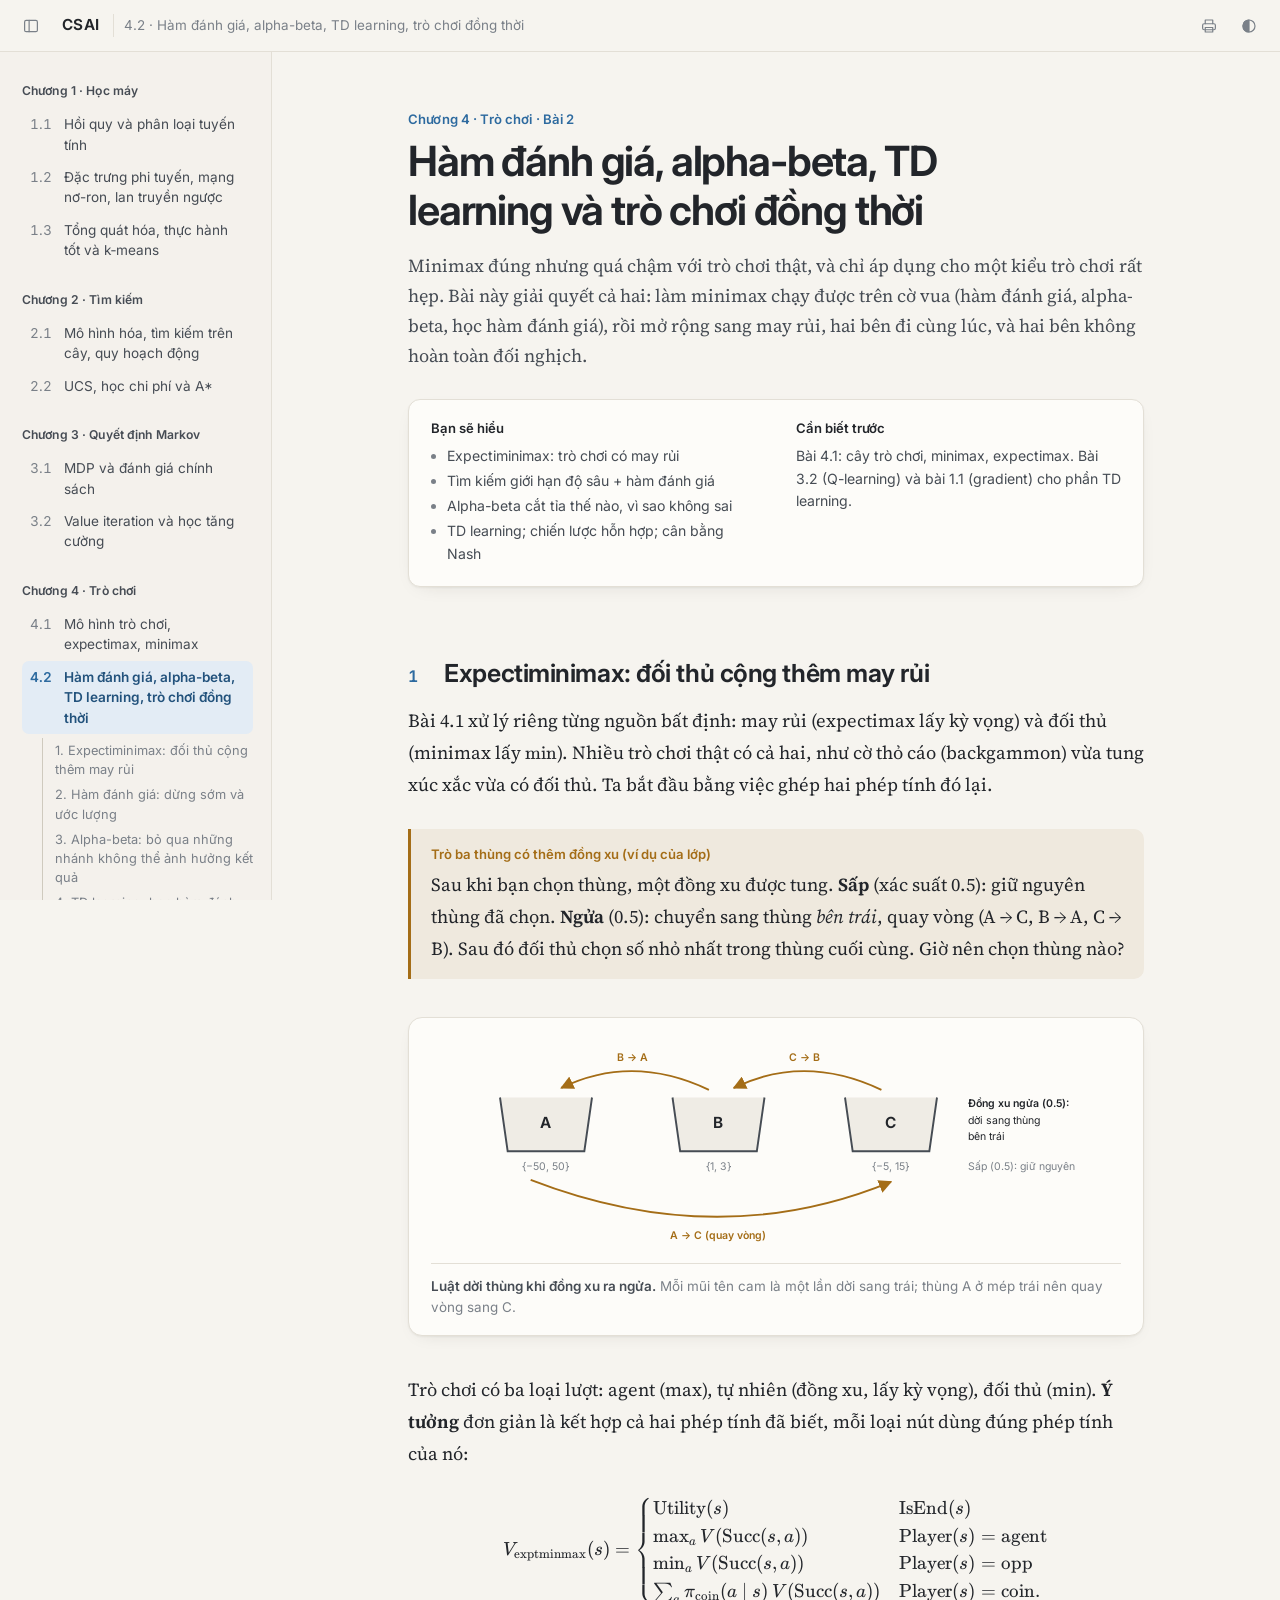
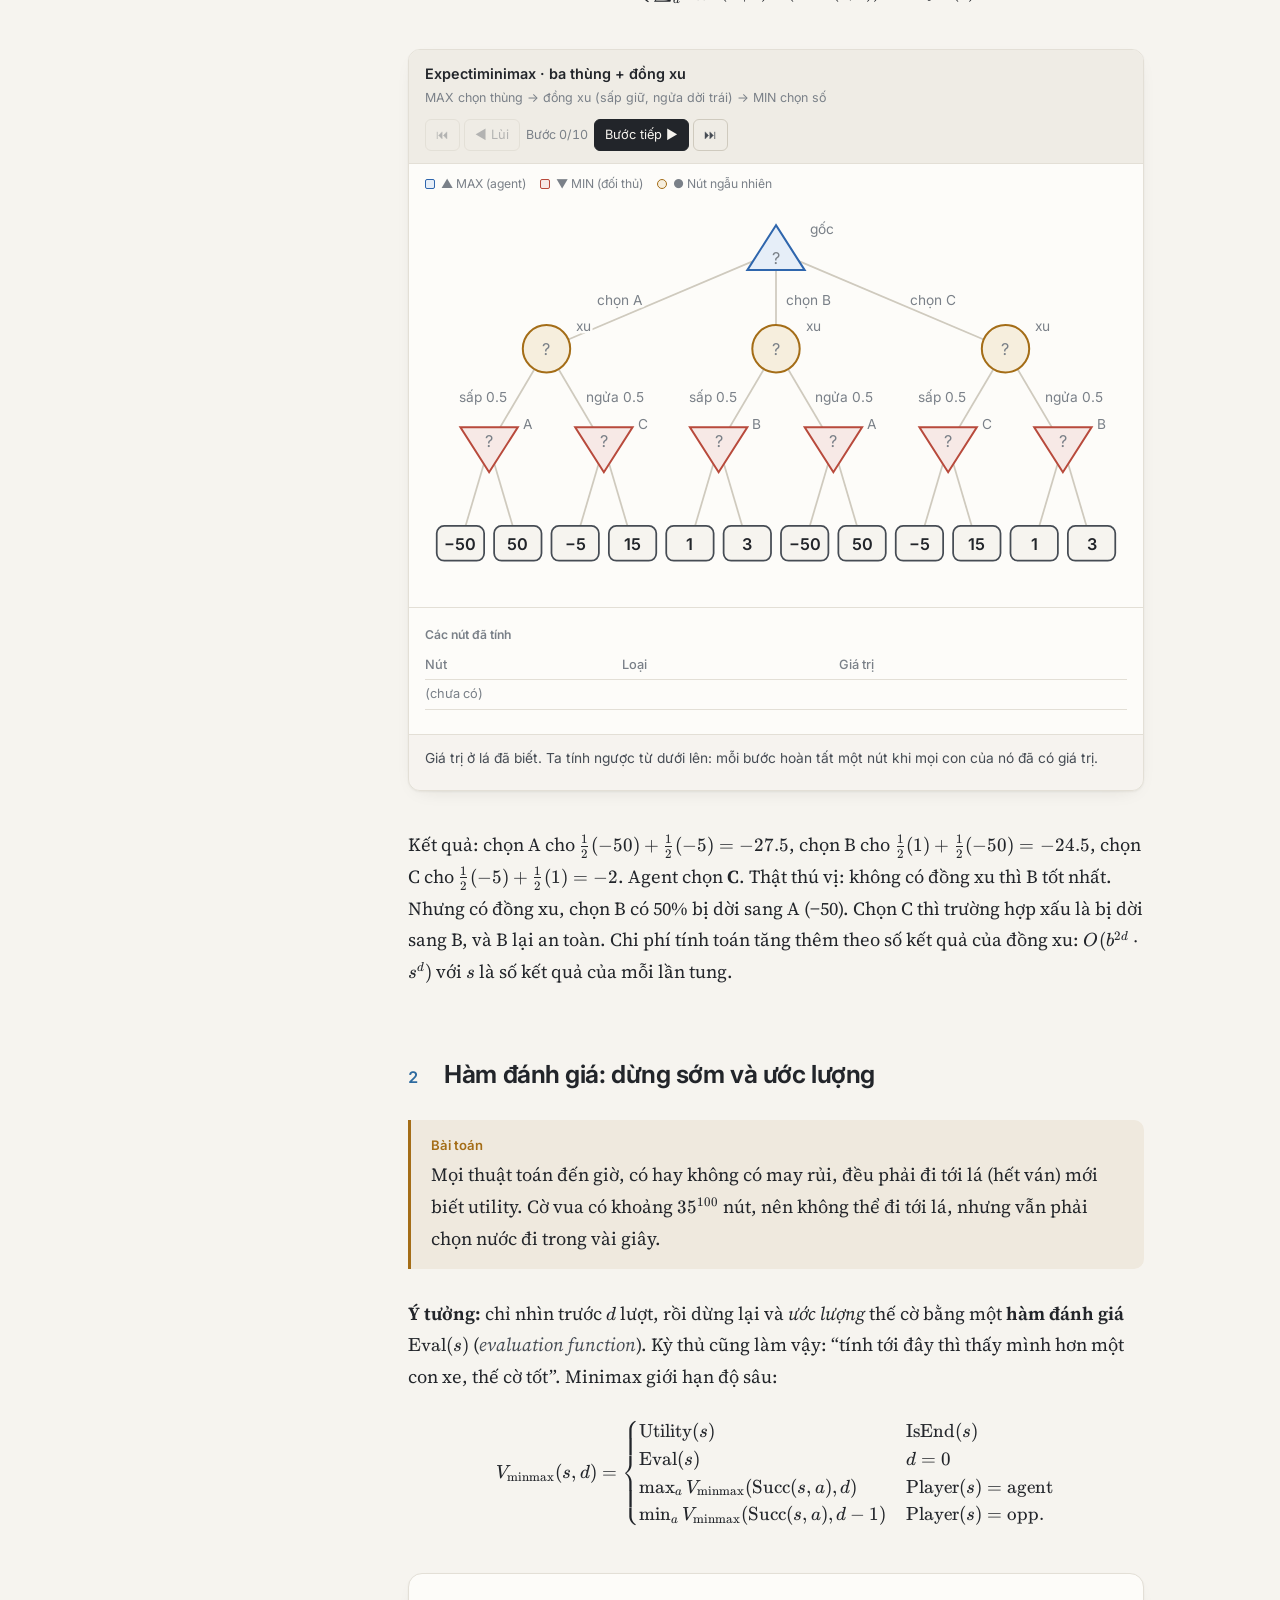
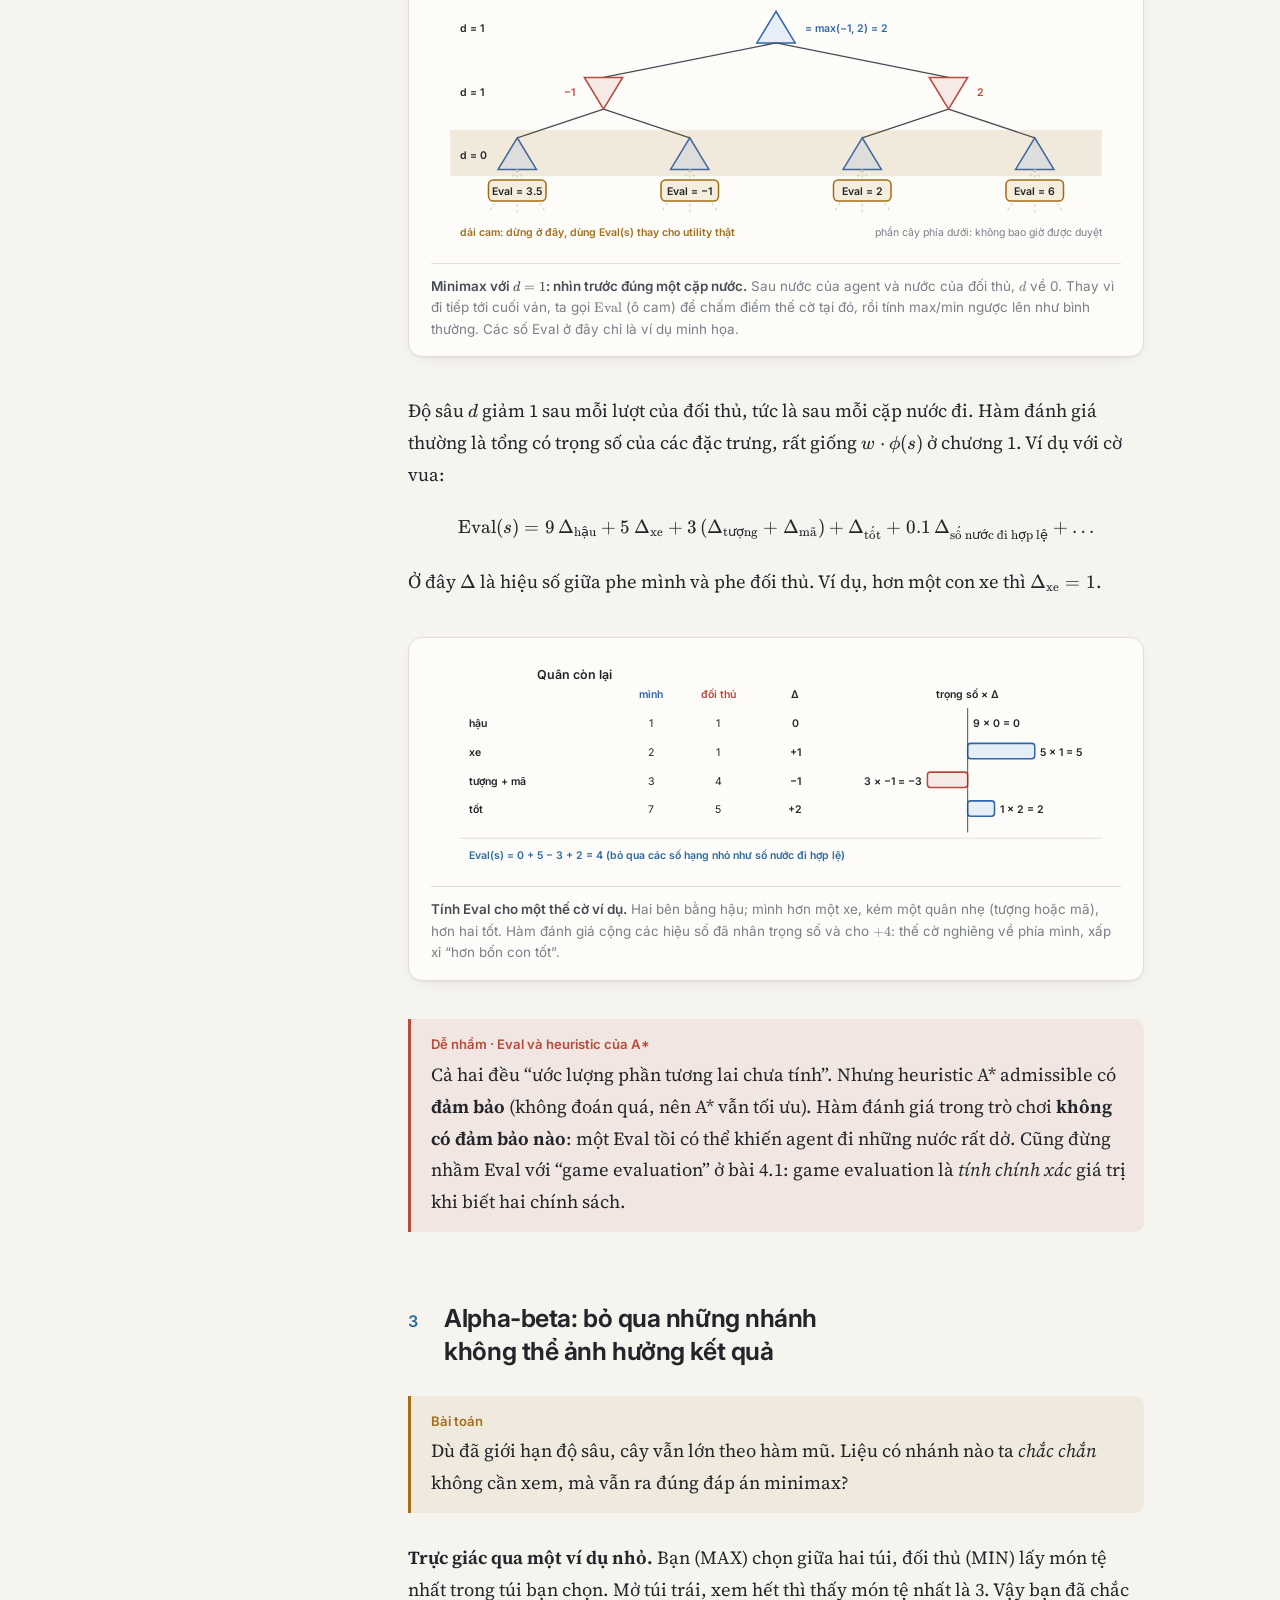
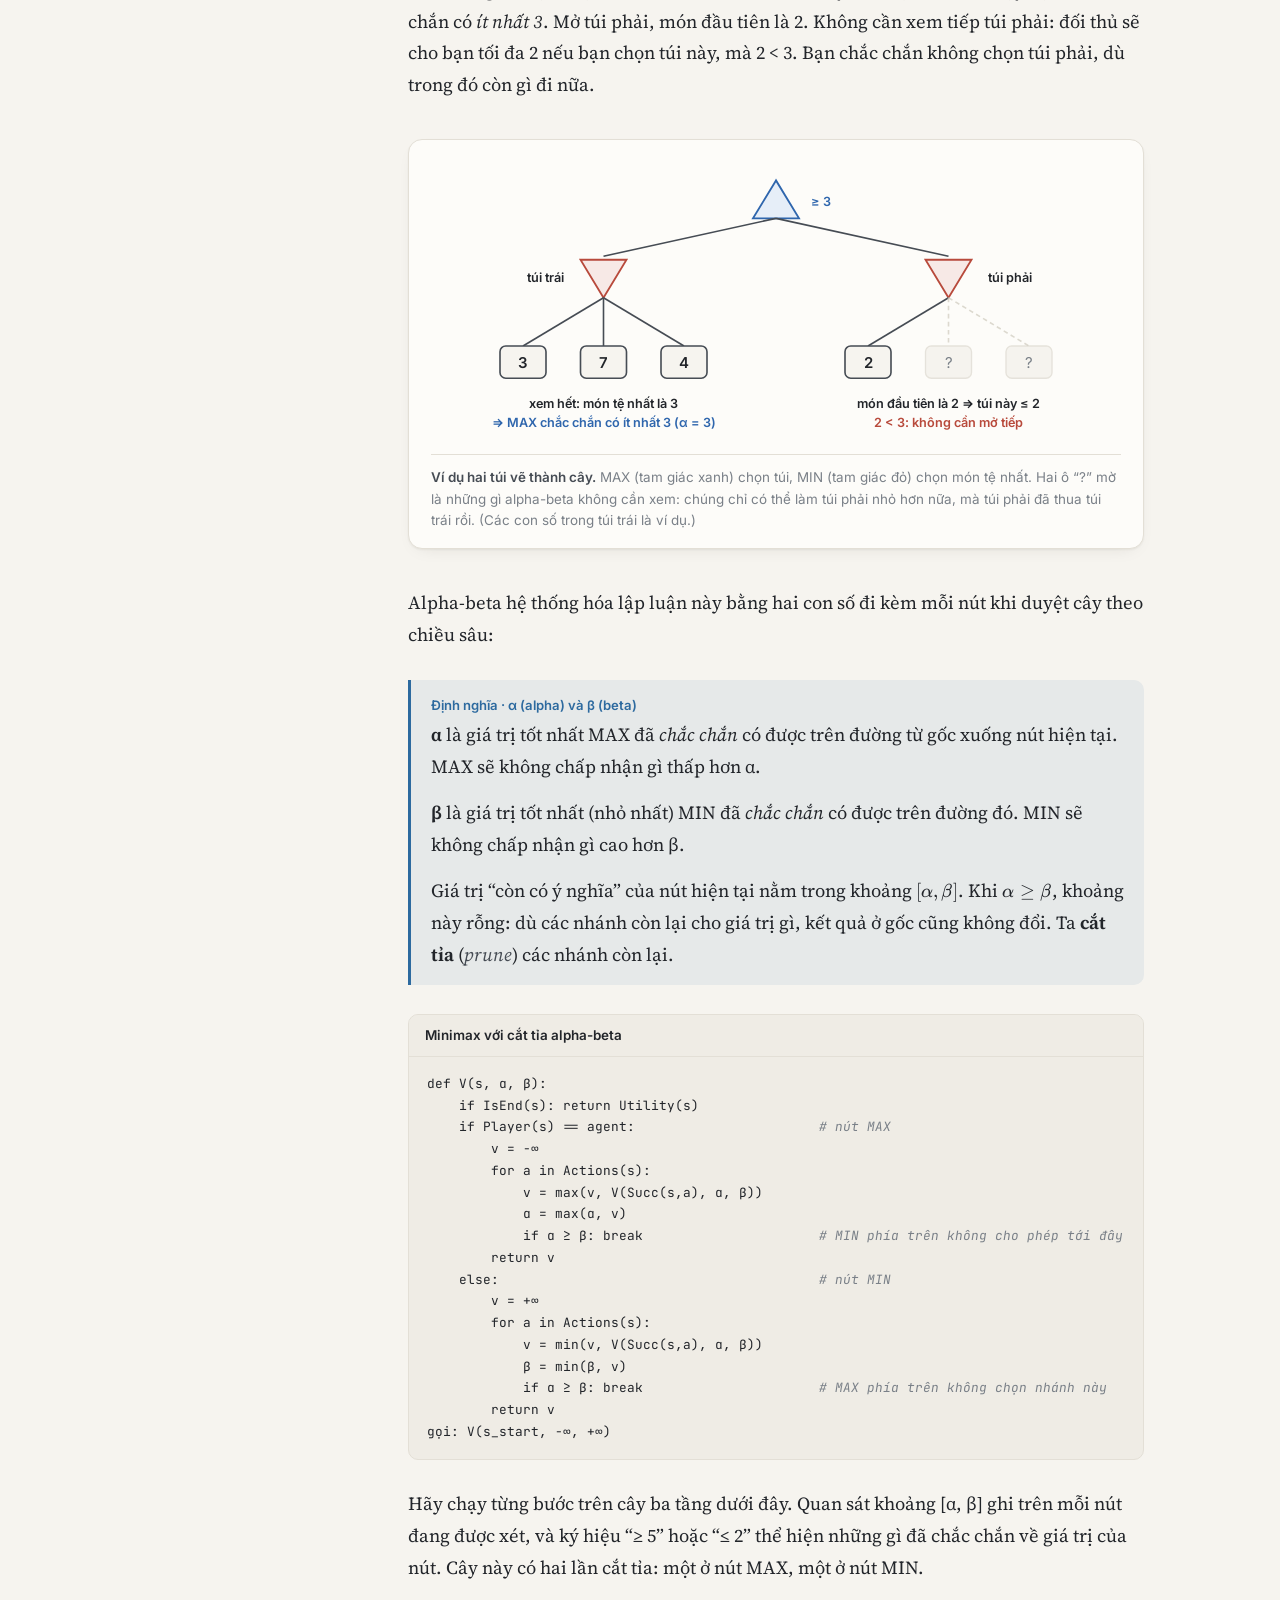
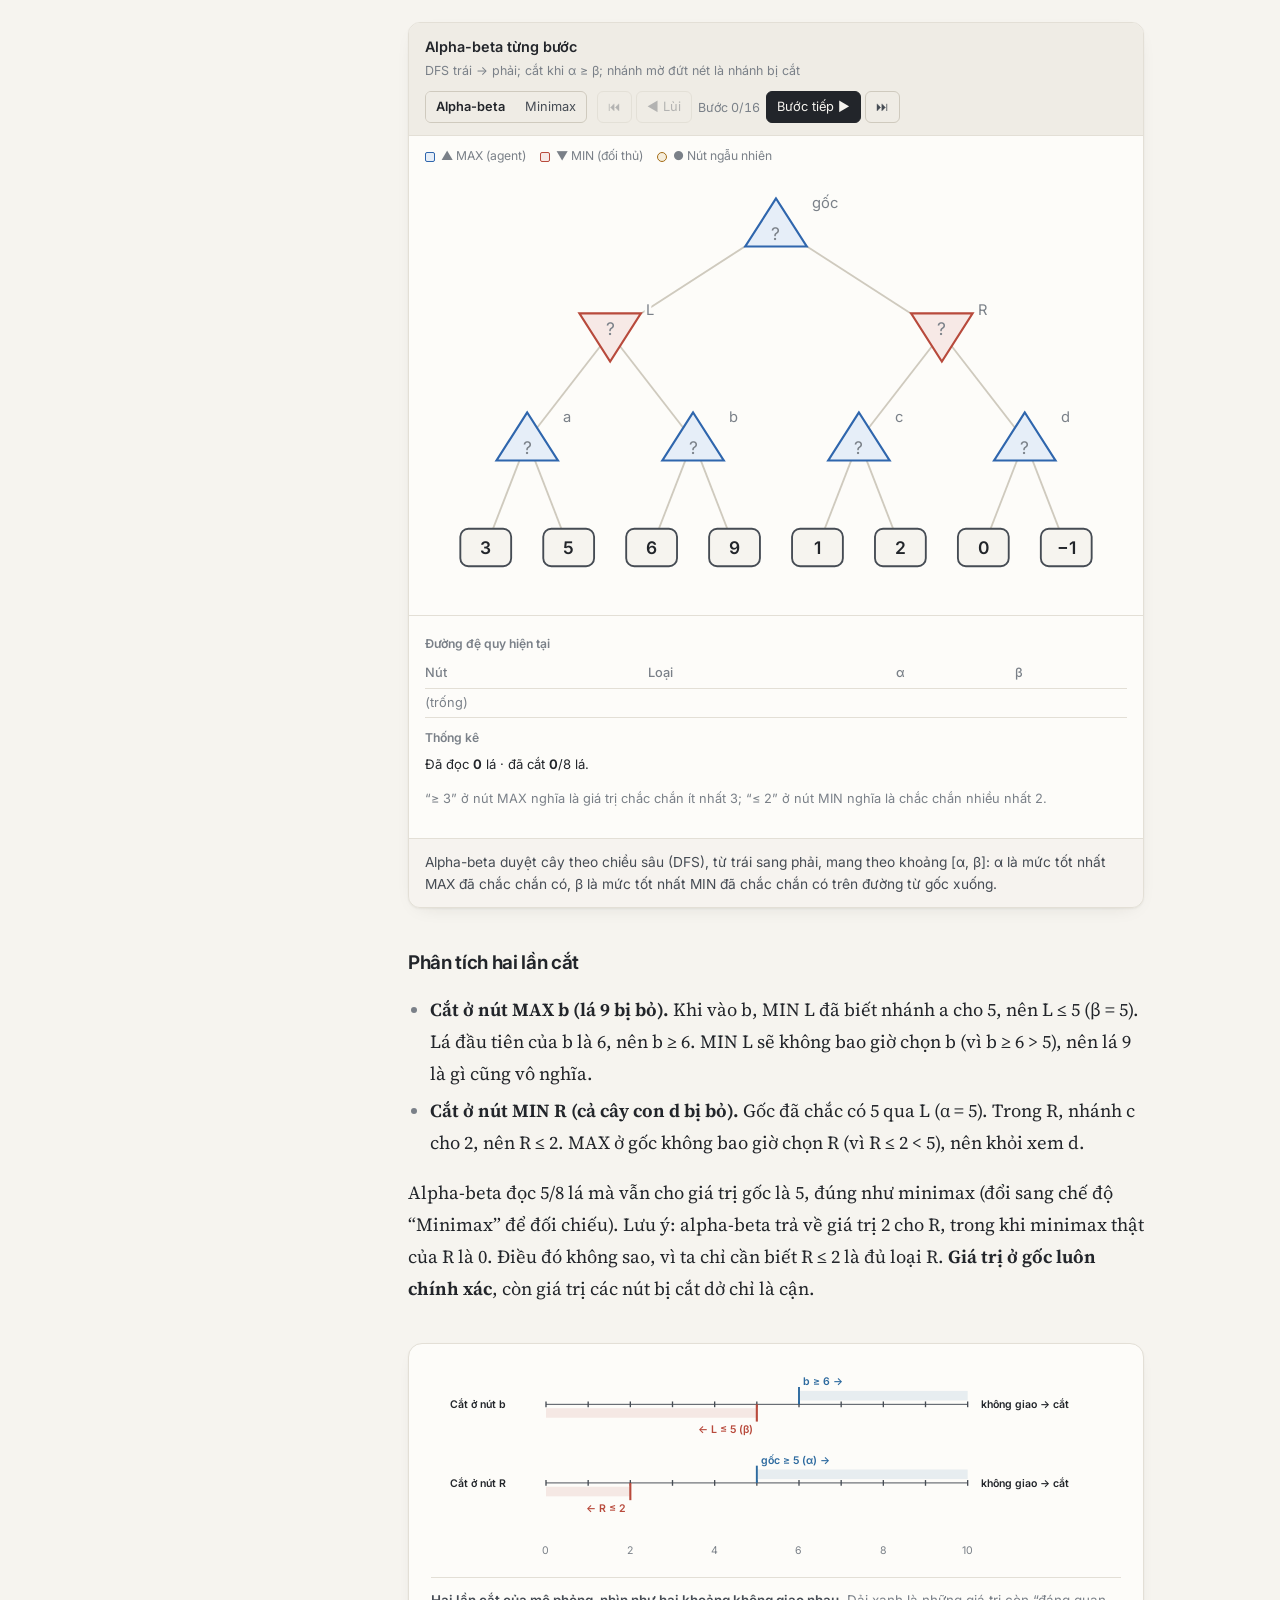
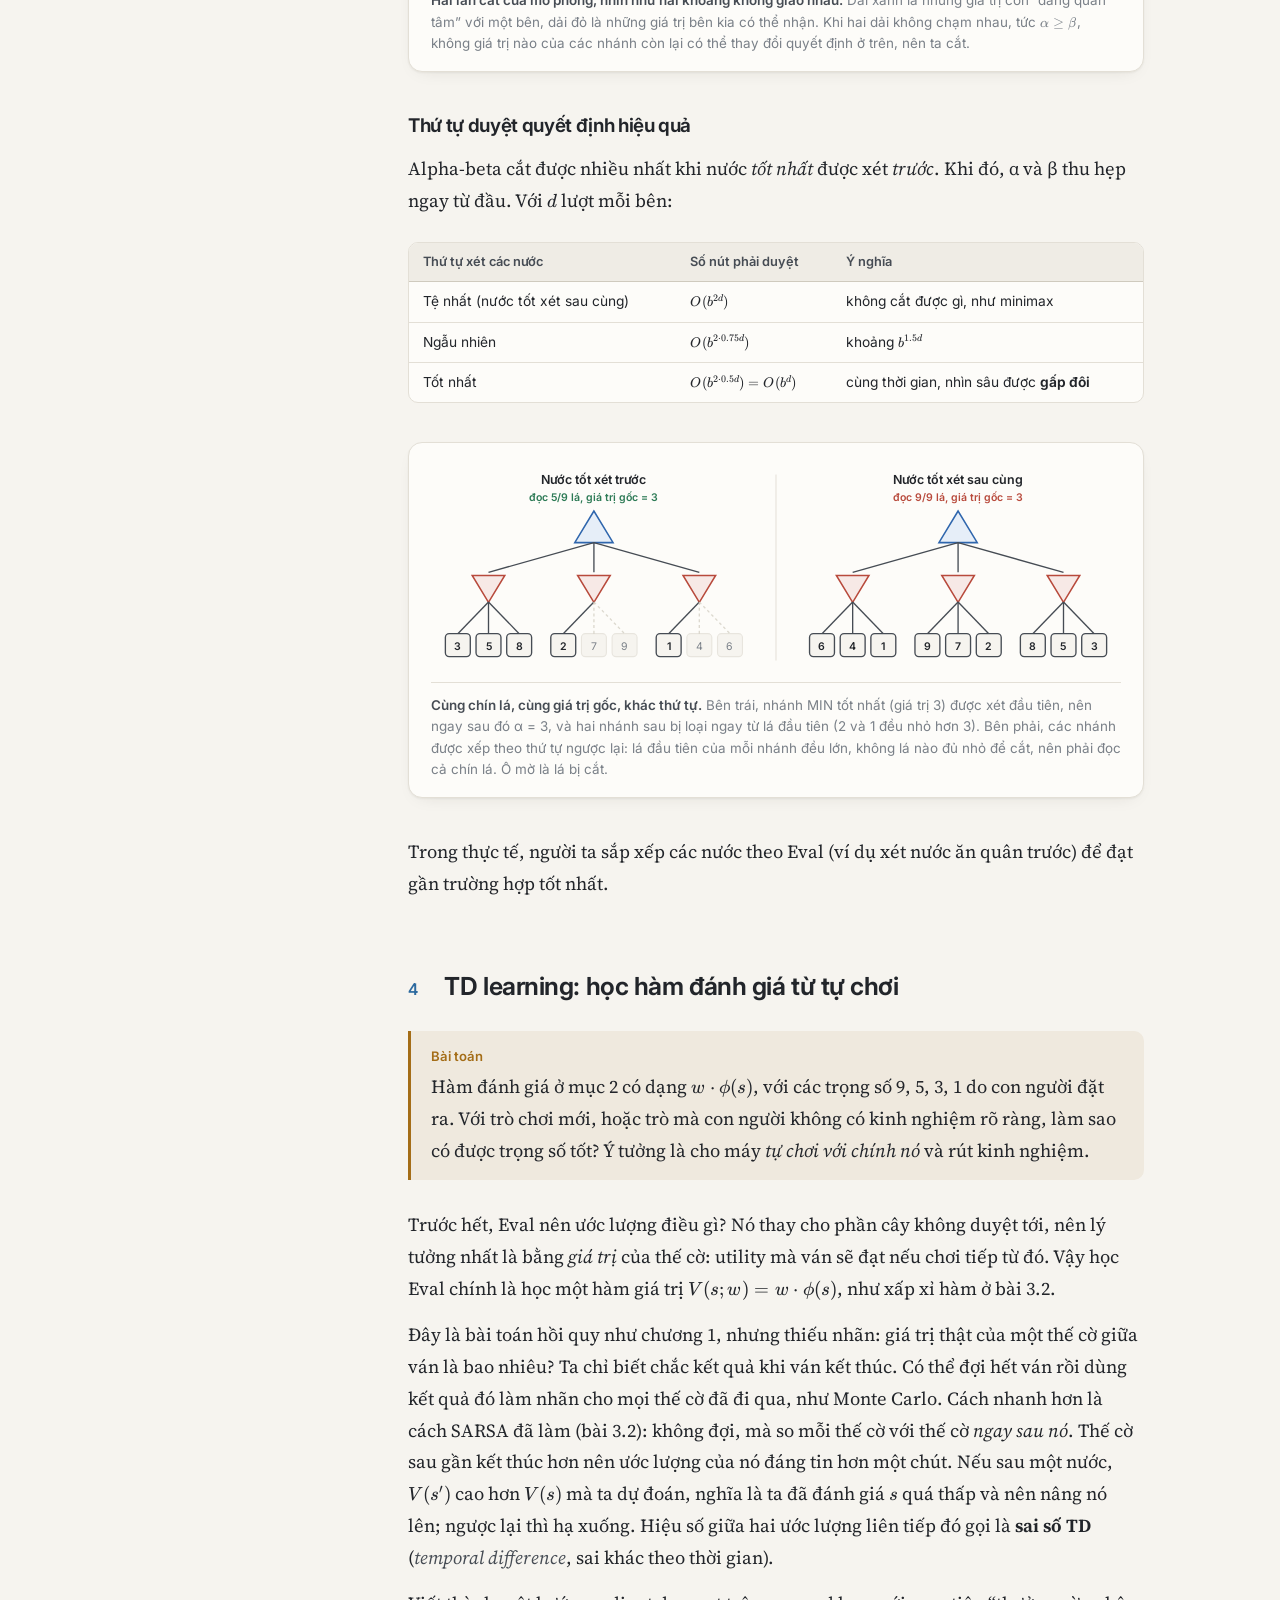
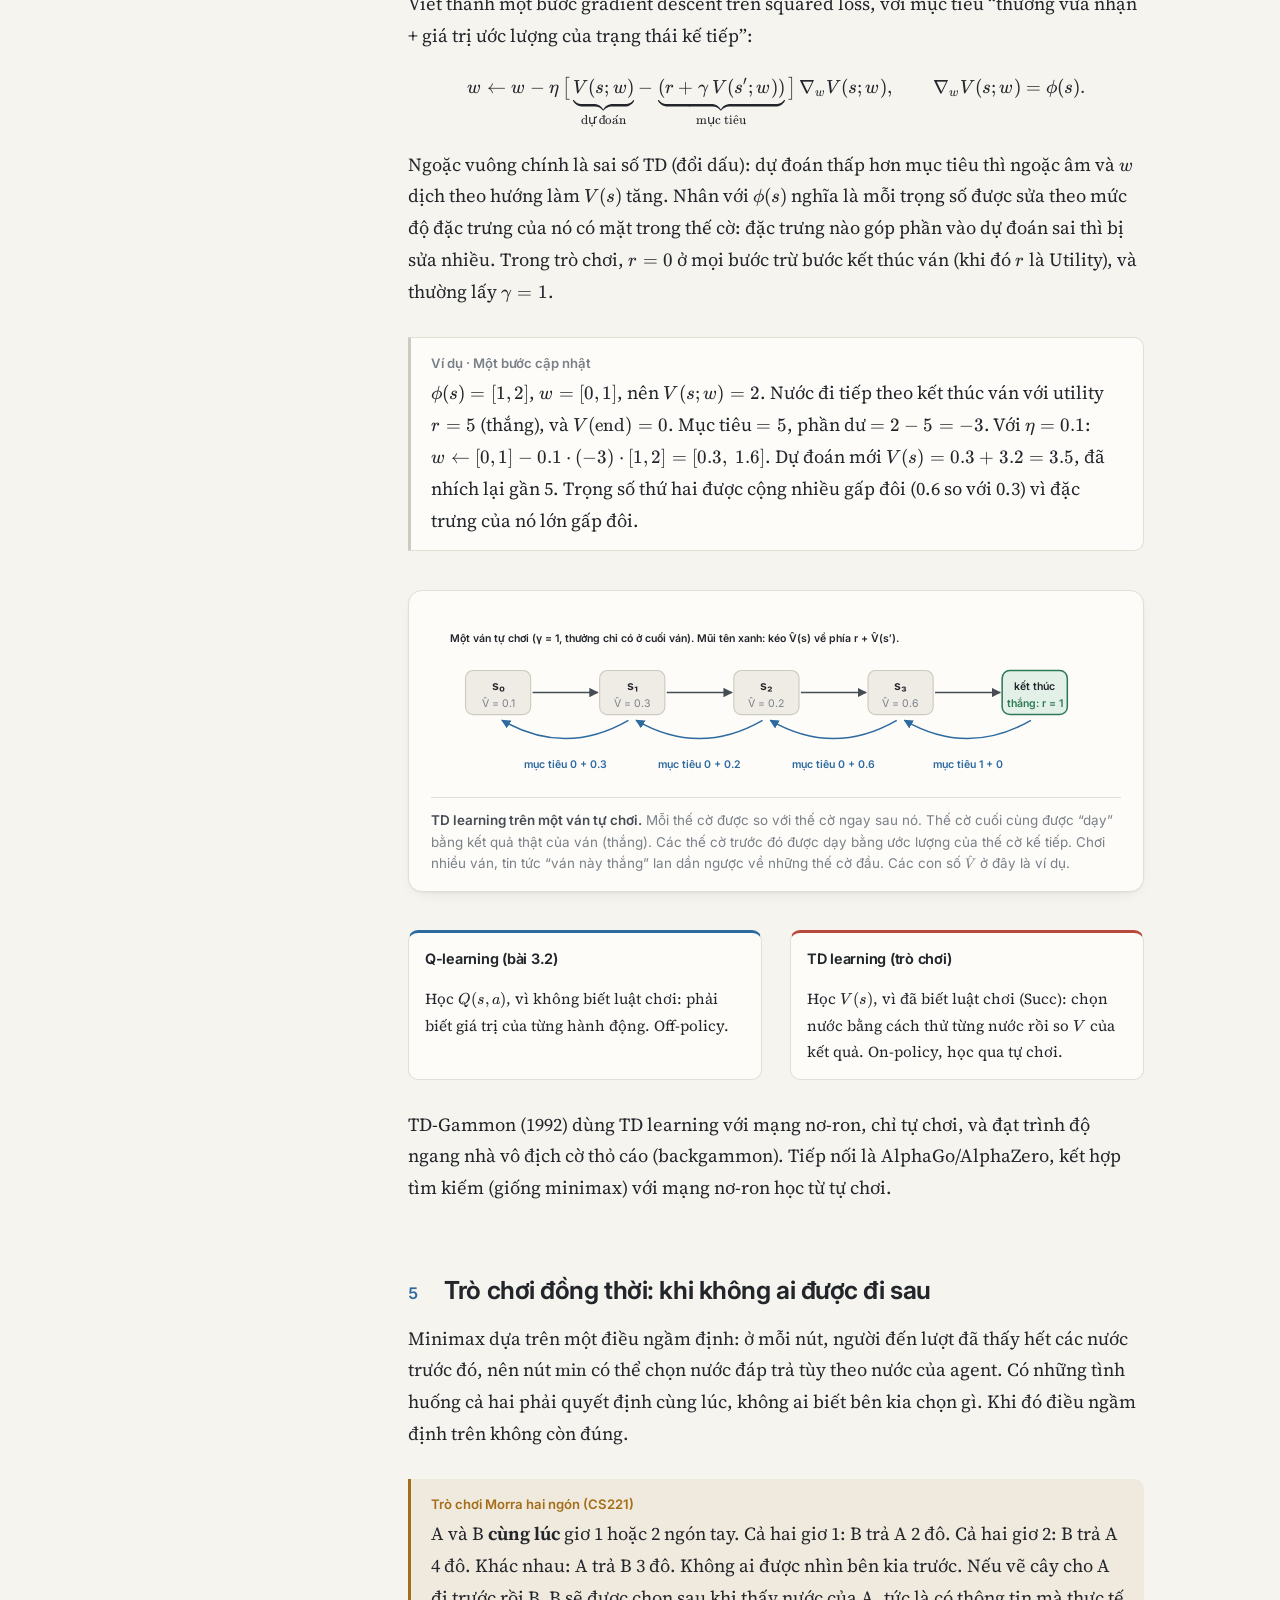
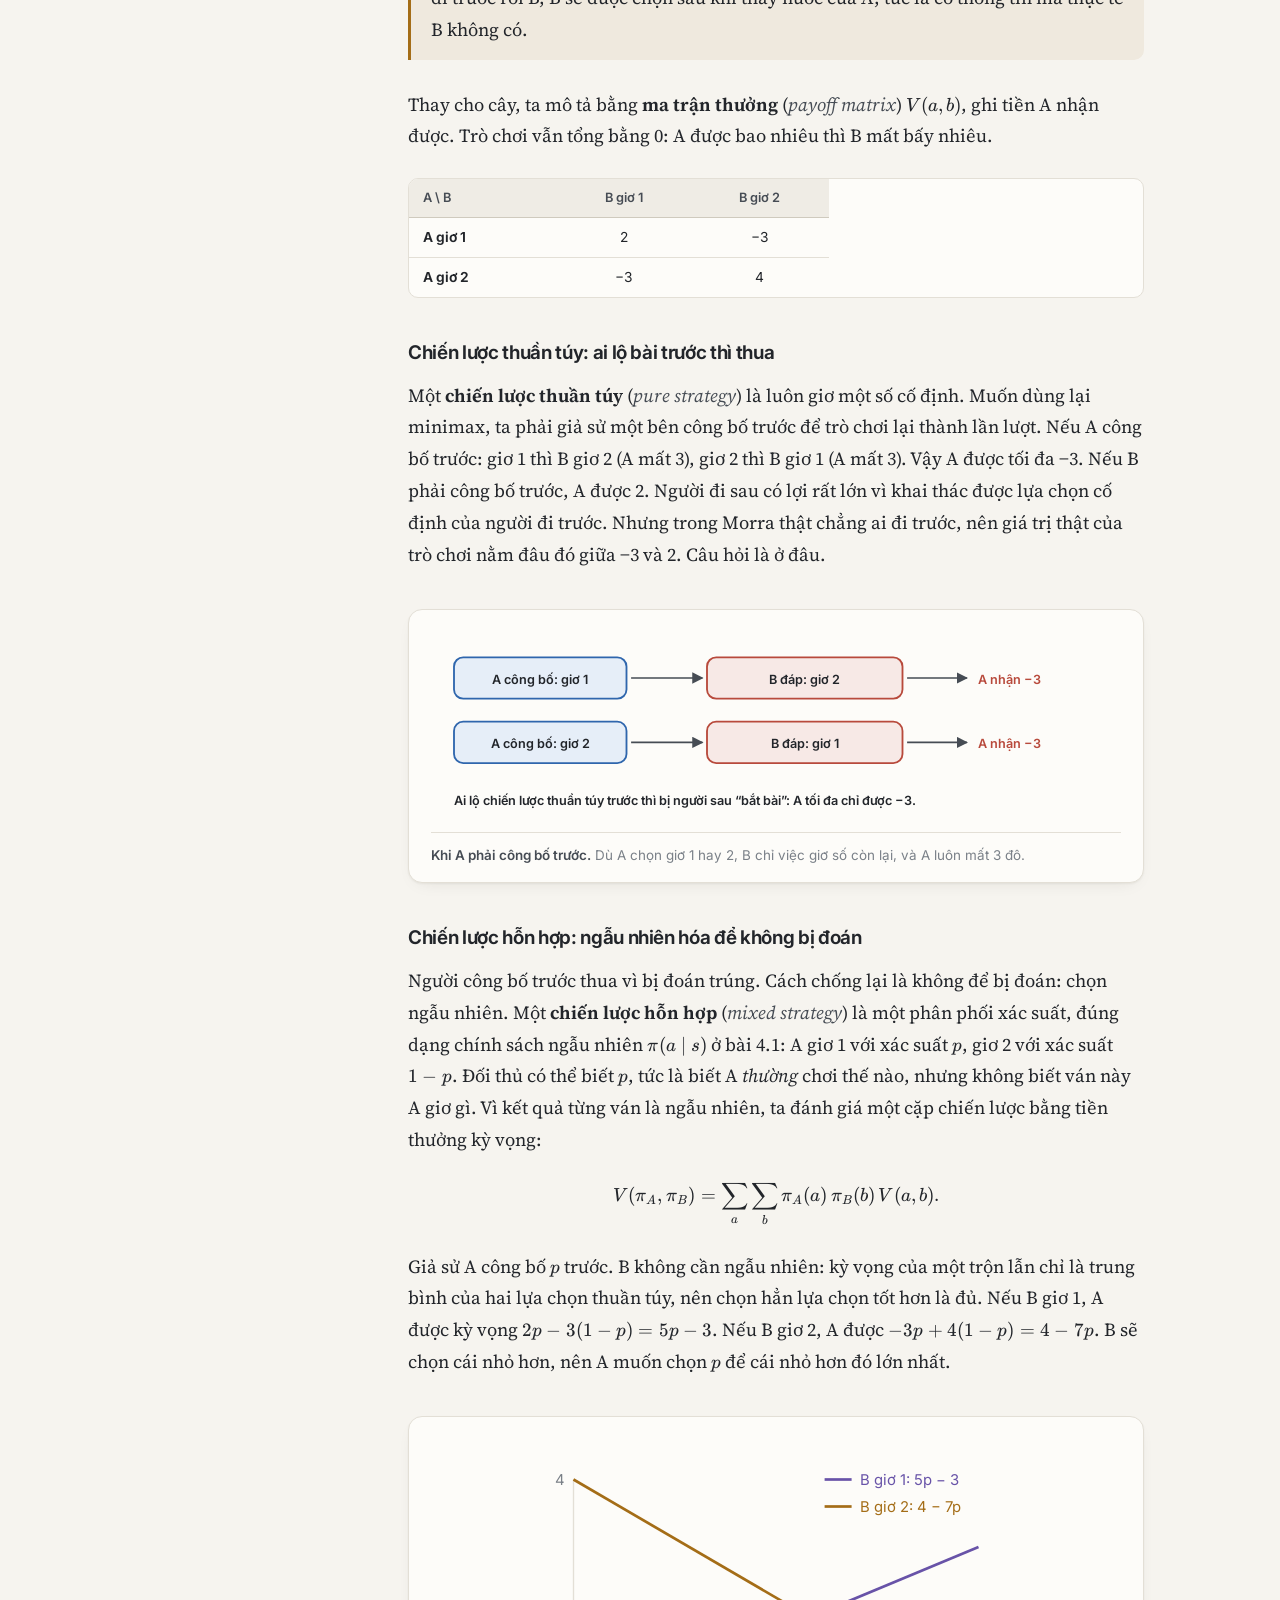
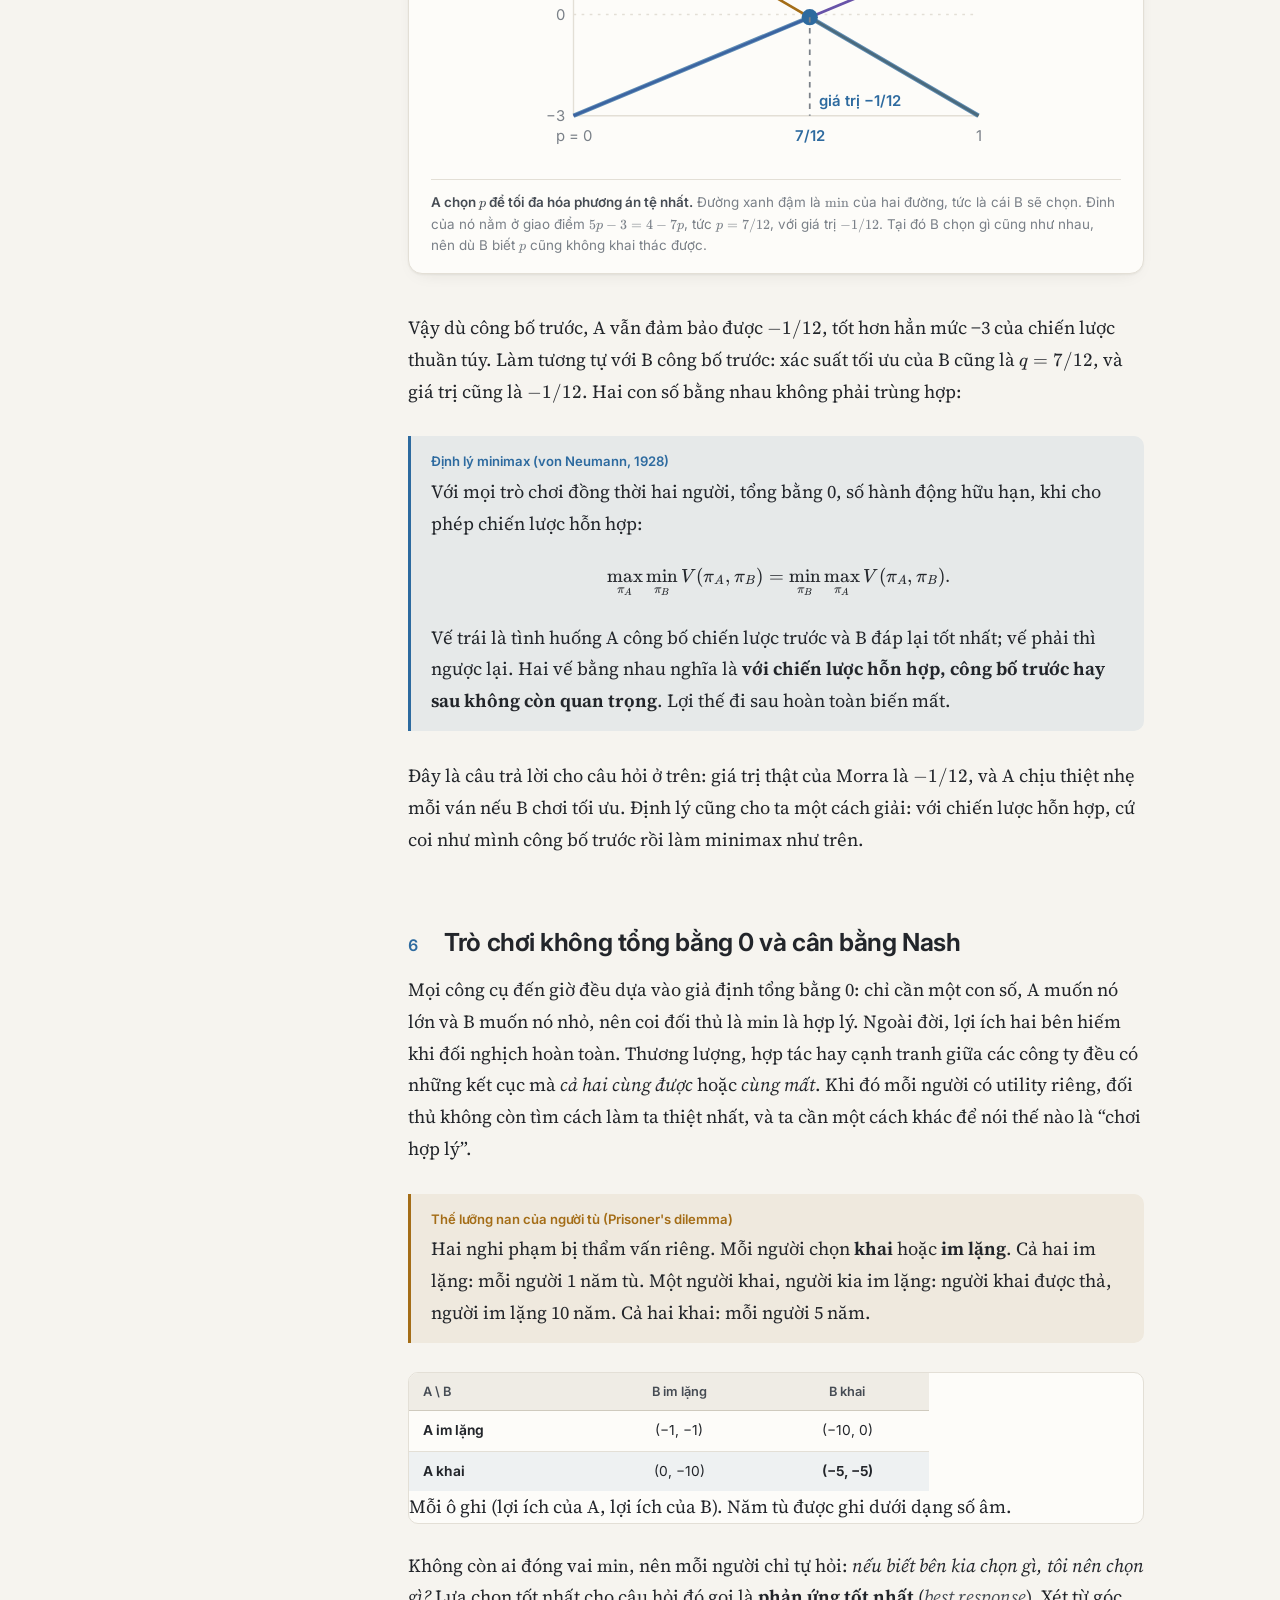
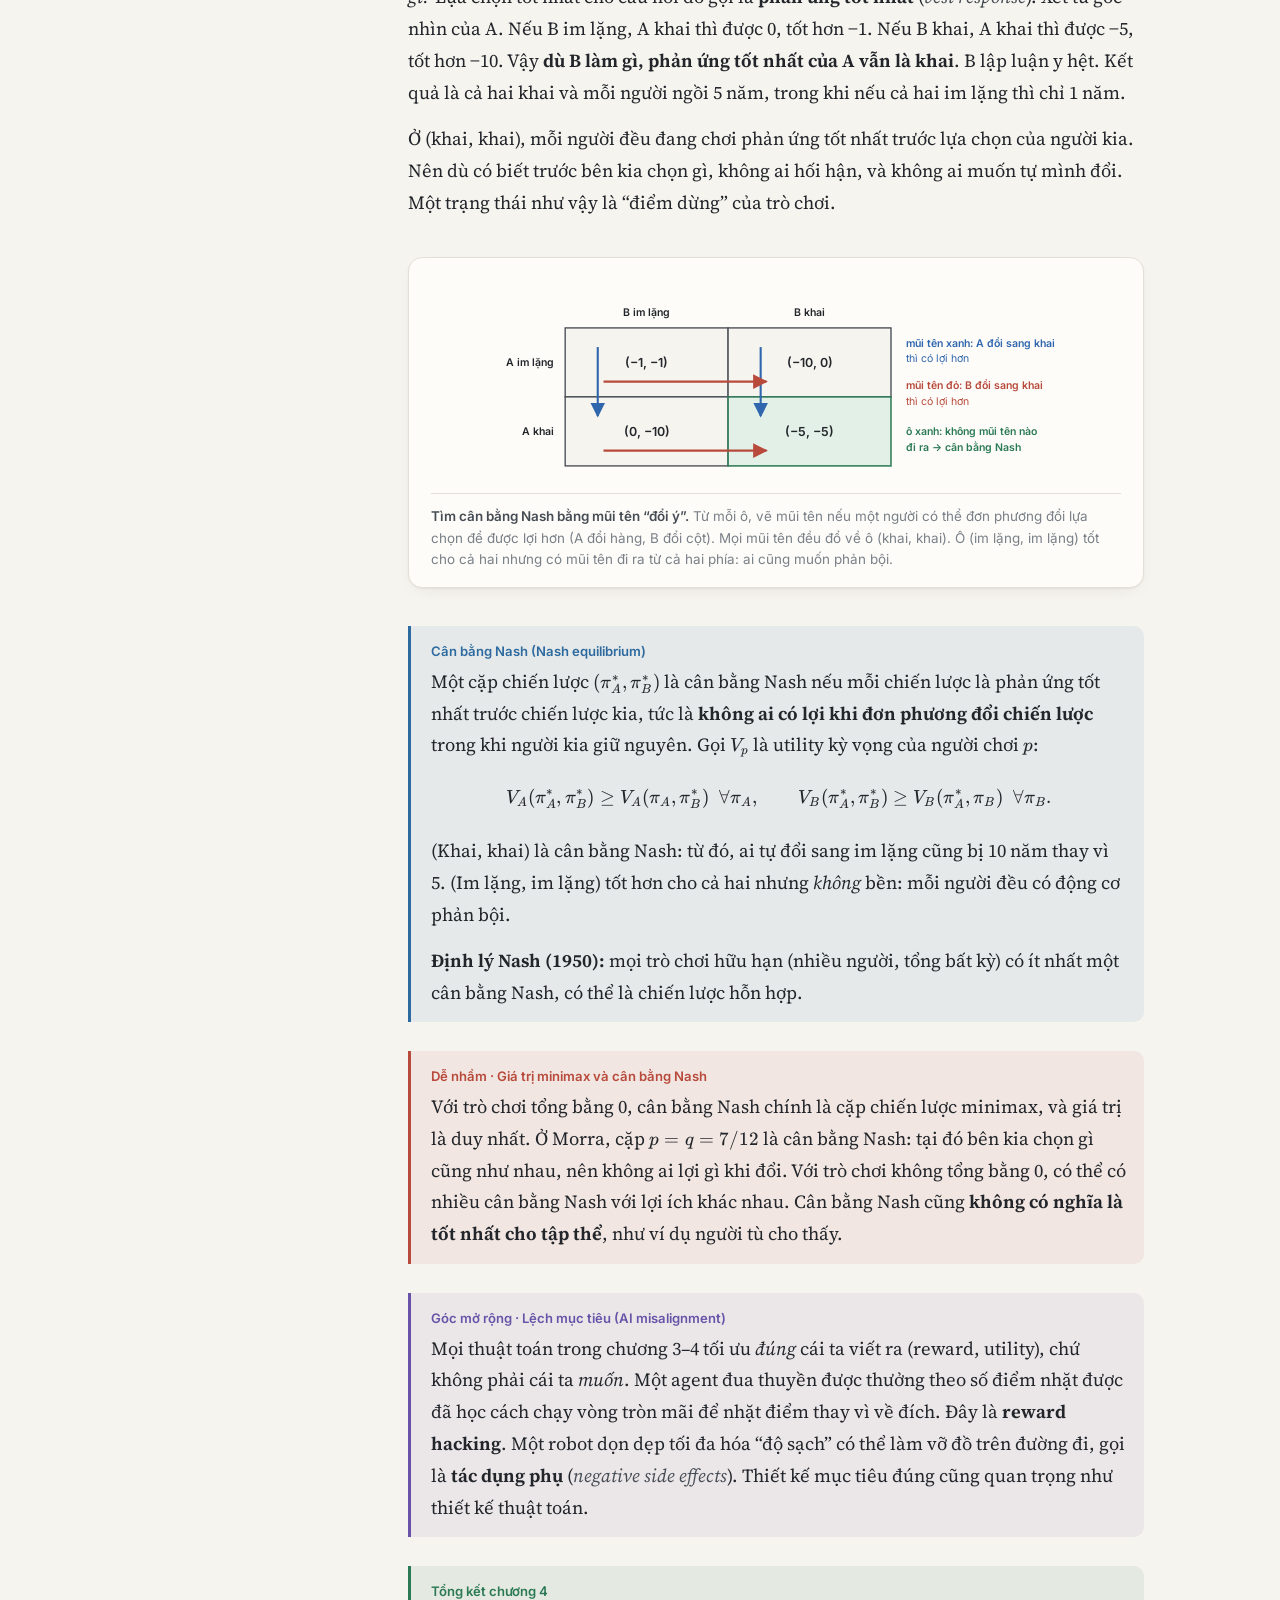
<file: games-2-alphabeta-td.html>
<!doctype html>
<html lang="vi"><head>
<meta charset="utf-8"><meta name="viewport" content="width=device-width,initial-scale=1">
<title>4.2 Alpha-beta, TD learning và trò chơi đồng thời · CSAI</title>
<meta name="description" content="Bài 4.2: expectiminimax, hàm đánh giá, alpha-beta pruning, TD learning, trò chơi đồng thời với chiến lược hỗn hợp, trò chơi không tổng bằng 0 và cân bằng Nash.">
<link rel="preconnect" href="https://fonts.googleapis.com"><link rel="preconnect" href="https://fonts.gstatic.com" crossorigin>
<link href="https://fonts.googleapis.com/css2?family=Inter:wght@400;500;600;700&family=Source+Serif+4:ital,opsz,wght@0,8..60,400;0,8..60,600;1,8..60,400&family=JetBrains+Mono:wght@400;600&display=swap" rel="stylesheet">
<link rel="stylesheet" href="assets/vendor/katex/katex.min.css"><link rel="stylesheet" href="assets/style.css">
<script defer src="assets/vendor/katex/katex.min.js"></script><script defer src="assets/vendor/katex/contrib/auto-render.min.js"></script>
<script defer src="assets/site.js"></script><script defer src="assets/sim.js"></script>
</head>
<body data-page="games-2">
<div class="layout"><aside class="sidebar" id="sidebar"></aside>
<main class="page" id="main"><article class="content">

<header class="hero">
  <div class="eyebrow">Chương 4 · Trò chơi · Bài 2</div>
  <h1>Hàm đánh giá, alpha-beta, TD learning và trò chơi đồng thời</h1>
  <p class="lead">Minimax đúng nhưng quá chậm với trò chơi thật, và chỉ áp dụng cho một kiểu trò chơi rất hẹp. Bài này giải quyết cả hai: làm minimax chạy được trên cờ vua (hàm đánh giá, alpha-beta, học hàm đánh giá), rồi mở rộng sang may rủi, hai bên đi cùng lúc, và hai bên không hoàn toàn đối nghịch.</p>
  <div class="meta">
    <div><h4>Bạn sẽ hiểu</h4><ul><li>Expectiminimax: trò chơi có may rủi</li><li>Tìm kiếm giới hạn độ sâu + hàm đánh giá</li><li>Alpha-beta cắt tỉa thế nào, vì sao không sai</li><li>TD learning; chiến lược hỗn hợp; cân bằng Nash</li></ul></div>
    <div><h4>Cần biết trước</h4><p style="margin:0">Bài 4.1: cây trò chơi, minimax, expectimax. Bài 3.2 (Q-learning) và bài 1.1 (gradient) cho phần TD learning.</p></div>
  </div>
</header>

<h2 id="expectiminimax"><span class="sec">1</span>Expectiminimax: đối thủ cộng thêm may rủi</h2>
<p>Bài 4.1 xử lý riêng từng nguồn bất định: may rủi (expectimax lấy kỳ vọng) và đối thủ (minimax lấy \(\min\)). Nhiều trò chơi thật có cả hai, như cờ thỏ cáo (backgammon) vừa tung xúc xắc vừa có đối thủ. Ta bắt đầu bằng việc ghép hai phép tính đó lại.</p>

<div class="box problem"><div class="box-h">Trò ba thùng có thêm đồng xu (ví dụ của lớp)</div>
<p>Sau khi bạn chọn thùng, một đồng xu được tung. <b>Sấp</b> (xác suất 0.5): giữ nguyên thùng đã chọn. <b>Ngửa</b> (0.5): chuyển sang thùng <em>bên trái</em>, quay vòng (A → C, B → A, C → B). Sau đó đối thủ chọn số nhỏ nhất trong thùng cuối cùng. Giờ nên chọn thùng nào?</p>
</div>
<figure class="fig" id="fig-g2-coin">
<svg viewBox="0 0 720 216" role="img" aria-label="Luật dời thùng theo đồng xu">
<defs><marker id="mI1" viewBox="0 0 10 10" refX="9" refY="5" markerWidth="7" markerHeight="7" orient="auto"><path d="M0,0L10,5L0,10z" class="arrow-head"/></marker><marker id="mI1c" viewBox="0 0 10 10" refX="9" refY="5" markerWidth="7" markerHeight="7" orient="auto"><path d="M0,0L10,5L0,10z" class="f-ch"/></marker></defs><path d="M72,60 L80,116 L160,116 L168,60" class="ln-ink" style="stroke-width:2;fill:var(--surface-2)"/><text x="120" y="92" text-anchor="middle" class="t-big">A</text><text x="120" y="136" text-anchor="middle" class="t-small t-muted">{−50, 50}</text><path d="M252,60 L260,116 L340,116 L348,60" class="ln-ink" style="stroke-width:2;fill:var(--surface-2)"/><text x="300" y="92" text-anchor="middle" class="t-big">B</text><text x="300" y="136" text-anchor="middle" class="t-small t-muted">{1, 3}</text><path d="M432,60 L440,116 L520,116 L528,60" class="ln-ink" style="stroke-width:2;fill:var(--surface-2)"/><text x="480" y="92" text-anchor="middle" class="t-big">C</text><text x="480" y="136" text-anchor="middle" class="t-small t-muted">{−5, 15}</text><path d="M290,52 Q210,14 136,50" class="ln-ch" marker-end="url(#mI1c)"/><path d="M470,52 Q390,14 316,50" class="ln-ch" marker-end="url(#mI1c)"/><path d="M104,146 Q300,222 480,148" class="ln-ch" marker-end="url(#mI1c)"/><text x="210" y="22" text-anchor="middle" class="t-small t-ch t-b">B → A</text><text x="390" y="22" text-anchor="middle" class="t-small t-ch t-b">C → B</text><text x="300" y="208" text-anchor="middle" class="t-small t-ch t-b">A → C (quay vòng)</text><text x="560" y="70" class="t-small t-b">Đồng xu ngửa (0.5):</text><text x="560" y="88" class="t-small">dời sang thùng</text><text x="560" y="104" class="t-small">bên trái</text><text x="560" y="136" class="t-small t-muted">Sấp (0.5): giữ nguyên</text>
</svg>
<figcaption><b>Luật dời thùng khi đồng xu ra ngửa.</b> Mỗi mũi tên cam là một lần dời sang trái; thùng A ở mép trái nên quay vòng sang C.</figcaption>
</figure>

<p>Trò chơi có ba loại lượt: agent (max), tự nhiên (đồng xu, lấy kỳ vọng), đối thủ (min). <strong>Ý tưởng</strong> đơn giản là kết hợp cả hai phép tính đã biết, mỗi loại nút dùng đúng phép tính của nó:</p>
\[V_{\text{exptminmax}}(s) = \begin{cases} \text{Utility}(s) & \text{IsEnd}(s)\\ \max_a V(\text{Succ}(s,a)) & \text{Player}(s) = \text{agent}\\ \min_a V(\text{Succ}(s,a)) & \text{Player}(s) = \text{opp}\\ \sum_a \pi_{\text{coin}}(a\mid s)\,V(\text{Succ}(s,a)) & \text{Player}(s) = \text{coin.} \end{cases}\]

<div class="sim" data-sim="game"><script type="application/json">{"title":"Expectiminimax · ba thùng + đồng xu","sub":"MAX chọn thùng → đồng xu (sấp giữ, ngửa dời trái) → MIN chọn số","modes":["expectiminimax"],"dx":46,"dy":78,"tree":{"t":"max","a":["chọn A","chọn B","chọn C"],"c":[{"t":"chance","n":"xu","p":[0.5,0.5],"pl":["sấp 0.5","ngửa 0.5"],"c":[{"t":"opp","n":"A","c":[{"v":-50},{"v":50}]},{"t":"opp","n":"C","c":[{"v":-5},{"v":15}]}]},{"t":"chance","n":"xu","p":[0.5,0.5],"pl":["sấp 0.5","ngửa 0.5"],"c":[{"t":"opp","n":"B","c":[{"v":1},{"v":3}]},{"t":"opp","n":"A","c":[{"v":-50},{"v":50}]}]},{"t":"chance","n":"xu","p":[0.5,0.5],"pl":["sấp 0.5","ngửa 0.5"],"c":[{"t":"opp","n":"C","c":[{"v":-5},{"v":15}]},{"t":"opp","n":"B","c":[{"v":1},{"v":3}]}]}]}}</script></div>

<p>Kết quả: chọn A cho \(\frac12(-50) + \frac12(-5) = -27.5\), chọn B cho \(\frac12(1) + \frac12(-50) = -24.5\), chọn C cho \(\frac12(-5) + \frac12(1) = -2\). Agent chọn <b>C</b>. Thật thú vị: không có đồng xu thì B tốt nhất. Nhưng có đồng xu, chọn B có 50% bị dời sang A (−50). Chọn C thì trường hợp xấu là bị dời sang B, và B lại an toàn. Chi phí tính toán tăng thêm theo số kết quả của đồng xu: \(O(b^{2d}\cdot s^{d})\) với \(s\) là số kết quả của mỗi lần tung.</p>

<h2 id="eval-fn"><span class="sec">2</span>Hàm đánh giá: dừng sớm và ước lượng</h2>

<div class="box problem"><div class="box-h">Bài toán</div>
<p>Mọi thuật toán đến giờ, có hay không có may rủi, đều phải đi tới lá (hết ván) mới biết utility. Cờ vua có khoảng \(35^{100}\) nút, nên không thể đi tới lá, nhưng vẫn phải chọn nước đi trong vài giây.</p>
</div>
<p><strong>Ý tưởng:</strong> chỉ nhìn trước \(d\) lượt, rồi dừng lại và <em>ước lượng</em> thế cờ bằng một <dfn>hàm đánh giá</dfn> \(\text{Eval}(s)\) (<span class="en">evaluation function</span>). Kỳ thủ cũng làm vậy: “tính tới đây thì thấy mình hơn một con xe, thế cờ tốt”. Minimax giới hạn độ sâu:</p>
\[V_{\text{minmax}}(s, d) = \begin{cases} \text{Utility}(s) & \text{IsEnd}(s) \\ \text{Eval}(s) & d = 0 \\ \max_a V_{\text{minmax}}(\text{Succ}(s,a), d) & \text{Player}(s) = \text{agent} \\ \min_a V_{\text{minmax}}(\text{Succ}(s,a), d-1) & \text{Player}(s) = \text{opp.} \end{cases}\]
<figure class="fig" id="fig-g2-depth">
<svg viewBox="0 0 720 262" role="img" aria-label="Minimax giới hạn độ sâu dừng ở d bằng 0 và dùng Eval">
<polygon points="360,16 340,49 380,49" class="nd-max"/><line x1="360" y1="49" x2="180" y2="85" class="ln-ink"/><line x1="360" y1="49" x2="540" y2="85" class="ln-ink"/><line x1="180" y1="118" x2="90" y2="148" class="ln-ink"/><line x1="180" y1="118" x2="270" y2="148" class="ln-ink"/><line x1="540" y1="118" x2="450" y2="148" class="ln-ink"/><line x1="540" y1="118" x2="630" y2="148" class="ln-ink"/><polygon points="160,85 200,85 180,118" class="nd-min"/><polygon points="520,85 560,85 540,118" class="nd-min"/><polygon points="90,148 70,181 110,181" class="nd-max"/><line x1="90" y1="181" x2="60" y2="226" class="ln-faint" stroke-dasharray="3 3"/><line x1="90" y1="181" x2="90" y2="226" class="ln-faint" stroke-dasharray="3 3"/><line x1="90" y1="181" x2="120" y2="226" class="ln-faint" stroke-dasharray="3 3"/><rect x="60" y="192" width="60" height="22" rx="5" class="nd-ch"/><text x="90" y="208" text-anchor="middle" class="t-small t-b">Eval = 3.5</text><polygon points="270,148 250,181 290,181" class="nd-max"/><line x1="270" y1="181" x2="240" y2="226" class="ln-faint" stroke-dasharray="3 3"/><line x1="270" y1="181" x2="270" y2="226" class="ln-faint" stroke-dasharray="3 3"/><line x1="270" y1="181" x2="300" y2="226" class="ln-faint" stroke-dasharray="3 3"/><rect x="240" y="192" width="60" height="22" rx="5" class="nd-ch"/><text x="270" y="208" text-anchor="middle" class="t-small t-b">Eval = −1</text><polygon points="450,148 430,181 470,181" class="nd-max"/><line x1="450" y1="181" x2="420" y2="226" class="ln-faint" stroke-dasharray="3 3"/><line x1="450" y1="181" x2="450" y2="226" class="ln-faint" stroke-dasharray="3 3"/><line x1="450" y1="181" x2="480" y2="226" class="ln-faint" stroke-dasharray="3 3"/><rect x="420" y="192" width="60" height="22" rx="5" class="nd-ch"/><text x="450" y="208" text-anchor="middle" class="t-small t-b">Eval = 2</text><polygon points="630,148 610,181 650,181" class="nd-max"/><line x1="630" y1="181" x2="600" y2="226" class="ln-faint" stroke-dasharray="3 3"/><line x1="630" y1="181" x2="630" y2="226" class="ln-faint" stroke-dasharray="3 3"/><line x1="630" y1="181" x2="660" y2="226" class="ln-faint" stroke-dasharray="3 3"/><rect x="600" y="192" width="60" height="22" rx="5" class="nd-ch"/><text x="630" y="208" text-anchor="middle" class="t-small t-b">Eval = 6</text><rect x="20" y="140" width="680" height="48" class="z-ch"/><text x="30" y="170" class="t-small t-b">d = 0</text><text x="30" y="250" class="t-small t-ch t-b">dải cam: dừng ở đây, dùng Eval(s) thay cho utility thật</text><text x="700" y="250" text-anchor="end" class="t-small t-muted">phần cây phía dưới: không bao giờ được duyệt</text><text x="30" y="38" class="t-small t-b">d = 1</text><text x="30" y="104" class="t-small t-b">d = 1</text><text x="150" y="104" text-anchor="end" class="t-small t-b t-min">−1</text><text x="570" y="104" class="t-small t-b t-min">2</text><text x="390" y="38" class="t-small t-b t-max">= max(−1, 2) = 2</text>
</svg>
<figcaption><b>Minimax với \(d = 1\): nhìn trước đúng một cặp nước.</b> Sau nước của agent và nước của đối thủ, \(d\) về 0. Thay vì đi tiếp tới cuối ván, ta gọi \(\text{Eval}\) (ô cam) để chấm điểm thế cờ tại đó, rồi tính max/min ngược lên như bình thường. Các số Eval ở đây chỉ là ví dụ minh họa.</figcaption>
</figure>

<p>Độ sâu \(d\) giảm 1 sau mỗi lượt của đối thủ, tức là sau mỗi cặp nước đi. Hàm đánh giá thường là tổng có trọng số của các đặc trưng, rất giống \(w\cdot\phi(s)\) ở chương 1. Ví dụ với cờ vua:</p>
\[\text{Eval}(s) = 9\,\Delta_{\text{hậu}} + 5\,\Delta_{\text{xe}} + 3\,(\Delta_{\text{tượng}} + \Delta_{\text{mã}}) + \Delta_{\text{tốt}} + 0.1\,\Delta_{\text{số nước đi hợp lệ}} + \dots\]
<p>Ở đây \(\Delta\) là hiệu số giữa phe mình và phe đối thủ. Ví dụ, hơn một con xe thì \(\Delta_{\text{xe}} = 1\).</p>

<figure class="fig" id="fig-g2-eval">
<svg viewBox="0 0 720 220" role="img" aria-label="Tính hàm đánh giá cờ vua từ số quân hai bên">
<text x="150" y="20" text-anchor="middle" class="t-b">Quân còn lại</text><text x="230" y="40" text-anchor="middle" class="t-small t-max t-b">mình</text><text x="300" y="40" text-anchor="middle" class="t-small t-min t-b">đối thủ</text><text x="380" y="40" text-anchor="middle" class="t-small t-b">Δ</text><text x="560" y="40" text-anchor="middle" class="t-small t-b">trọng số × Δ</text><text x="40" y="70" class="t-small t-b">hậu</text><text x="230" y="70" text-anchor="middle" class="t-small">1</text><text x="300" y="70" text-anchor="middle" class="t-small">1</text><text x="380" y="70" text-anchor="middle" class="t-small t-b">0</text><text x="566" y="70" class="t-small t-b">9 × 0 = 0</text><text x="40" y="100" class="t-small t-b">xe</text><text x="230" y="100" text-anchor="middle" class="t-small">2</text><text x="300" y="100" text-anchor="middle" class="t-small">1</text><text x="380" y="100" text-anchor="middle" class="t-small t-b">+1</text><rect x="560" y="87" width="70" height="16" rx="3" class="nd-max"/><text x="636" y="100" class="t-small t-b">5 × 1 = 5</text><text x="40" y="130" class="t-small t-b">tượng + mã</text><text x="230" y="130" text-anchor="middle" class="t-small">3</text><text x="300" y="130" text-anchor="middle" class="t-small">4</text><text x="380" y="130" text-anchor="middle" class="t-small t-b">−1</text><rect x="518" y="117" width="42" height="16" rx="3" class="nd-min"/><text x="512" y="130" text-anchor="end" class="t-small t-b">3 × −1 = −3</text><text x="40" y="160" class="t-small t-b">tốt</text><text x="230" y="160" text-anchor="middle" class="t-small">7</text><text x="300" y="160" text-anchor="middle" class="t-small">5</text><text x="380" y="160" text-anchor="middle" class="t-small t-b">+2</text><rect x="560" y="147" width="28" height="16" rx="3" class="nd-max"/><text x="594" y="160" class="t-small t-b">1 × 2 = 2</text><line x1="560" y1="50" x2="560" y2="180" class="ln-ink" style="stroke-width:1"/><line x1="30" y1="186" x2="700" y2="186" class="grid"/><text x="40" y="208" class="t-small t-b t-acc">Eval(s) = 0 + 5 − 3 + 2 = 4  (bỏ qua các số hạng nhỏ như số nước đi hợp lệ)</text>
</svg>
<figcaption><b>Tính Eval cho một thế cờ ví dụ.</b> Hai bên bằng hậu; mình hơn một xe, kém một quân nhẹ (tượng hoặc mã), hơn hai tốt. Hàm đánh giá cộng các hiệu số đã nhân trọng số và cho \(+4\): thế cờ nghiêng về phía mình, xấp xỉ “hơn bốn con tốt”.</figcaption>
</figure>

<div class="box pitfall"><div class="box-h">Dễ nhầm · Eval và heuristic của A*</div>
<p>Cả hai đều “ước lượng phần tương lai chưa tính”. Nhưng heuristic A* admissible có <b>đảm bảo</b> (không đoán quá, nên A* vẫn tối ưu). Hàm đánh giá trong trò chơi <b>không có đảm bảo nào</b>: một Eval tồi có thể khiến agent đi những nước rất dở. Cũng đừng nhầm Eval với “game evaluation” ở bài 4.1: game evaluation là <em>tính chính xác</em> giá trị khi biết hai chính sách.</p>
</div>

<h2 id="alpha-beta"><span class="sec">3</span>Alpha-beta: bỏ qua những nhánh không thể ảnh hưởng kết quả</h2>

<div class="box problem"><div class="box-h">Bài toán</div>
<p>Dù đã giới hạn độ sâu, cây vẫn lớn theo hàm mũ. Liệu có nhánh nào ta <em>chắc chắn</em> không cần xem, mà vẫn ra đúng đáp án minimax?</p>
</div>

<p><strong>Trực giác qua một ví dụ nhỏ.</strong> Bạn (MAX) chọn giữa hai túi, đối thủ (MIN) lấy món tệ nhất trong túi bạn chọn. Mở túi trái, xem hết thì thấy món tệ nhất là 3. Vậy bạn đã chắc chắn có <em>ít nhất 3</em>. Mở túi phải, món đầu tiên là 2. Không cần xem tiếp túi phải: đối thủ sẽ cho bạn tối đa 2 nếu bạn chọn túi này, mà 2 &lt; 3. Bạn chắc chắn không chọn túi phải, dù trong đó còn gì đi nữa.</p>

<figure class="fig" id="fig-g2-bags">
<svg viewBox="0 0 600 240" role="img" aria-label="Ví dụ hai túi minh họa ý tưởng cắt tỉa alpha-beta">
<polygon points="300,16 280,49 320,49" class="nd-max"/><line x1="300" y1="49" x2="150" y2="82" class="ln-ink"/><line x1="300" y1="49" x2="450" y2="82" class="ln-ink"/><polygon points="130,85 170,85 150,118" class="nd-min"/><text x="116" y="104" text-anchor="end" class="t-small t-b">túi trái</text><line x1="150" y1="118" x2="80" y2="160" class="ln-ink"/><rect x="60" y="160" width="40" height="28" rx="5" class="nd"/><text x="80" y="179" text-anchor="middle" class="t-b">3</text><line x1="150" y1="118" x2="150" y2="160" class="ln-ink"/><rect x="130" y="160" width="40" height="28" rx="5" class="nd"/><text x="150" y="179" text-anchor="middle" class="t-b">7</text><line x1="150" y1="118" x2="220" y2="160" class="ln-ink"/><rect x="200" y="160" width="40" height="28" rx="5" class="nd"/><text x="220" y="179" text-anchor="middle" class="t-b">4</text><polygon points="430,85 470,85 450,118" class="nd-min"/><text x="484" y="104" class="t-small t-b">túi phải</text><line x1="450" y1="118" x2="380" y2="160" class="ln-ink"/><rect x="360" y="160" width="40" height="28" rx="5" class="nd"/><text x="380" y="179" text-anchor="middle" class="t-b">2</text><line x1="450" y1="118" x2="450" y2="160" class="ln-faint" stroke-dasharray="4 3"/><rect x="430" y="160" width="40" height="28" rx="5" class="nd-soft" style="opacity:.5"/><text x="450" y="179" text-anchor="middle" class="t-muted">?</text><line x1="450" y1="118" x2="520" y2="160" class="ln-faint" stroke-dasharray="4 3"/><rect x="500" y="160" width="40" height="28" rx="5" class="nd-soft" style="opacity:.5"/><text x="520" y="179" text-anchor="middle" class="t-muted">?</text><text x="150" y="214" text-anchor="middle" class="t-small t-b">xem hết: món tệ nhất là 3</text><text x="150" y="230" text-anchor="middle" class="t-small t-max t-b">⇒ MAX chắc chắn có ít nhất 3 (α = 3)</text><text x="450" y="214" text-anchor="middle" class="t-small t-b">món đầu tiên là 2 ⇒ túi này ≤ 2</text><text x="450" y="230" text-anchor="middle" class="t-small t-min t-b">2 < 3: không cần mở tiếp</text><text x="330" y="38" class="t-small t-max t-b">≥ 3</text>
</svg>
<figcaption><b>Ví dụ hai túi vẽ thành cây.</b> MAX (tam giác xanh) chọn túi, MIN (tam giác đỏ) chọn món tệ nhất. Hai ô “?” mờ là những gì alpha-beta không cần xem: chúng chỉ có thể làm túi phải nhỏ hơn nữa, mà túi phải đã thua túi trái rồi. (Các con số trong túi trái là ví dụ.)</figcaption>
</figure>

<p>Alpha-beta hệ thống hóa lập luận này bằng hai con số đi kèm mỗi nút khi duyệt cây theo chiều sâu:</p>
<div class="box def"><div class="box-h">Định nghĩa · α (alpha) và β (beta)</div>
<p><b>α</b> là giá trị tốt nhất MAX đã <em>chắc chắn</em> có được trên đường từ gốc xuống nút hiện tại. MAX sẽ không chấp nhận gì thấp hơn α.</p>
<p><b>β</b> là giá trị tốt nhất (nhỏ nhất) MIN đã <em>chắc chắn</em> có được trên đường đó. MIN sẽ không chấp nhận gì cao hơn β.</p>
<p>Giá trị “còn có ý nghĩa” của nút hiện tại nằm trong khoảng \([\alpha, \beta]\). Khi \(\alpha \ge \beta\), khoảng này rỗng: dù các nhánh còn lại cho giá trị gì, kết quả ở gốc cũng không đổi. Ta <b>cắt tỉa</b> (<span class="en">prune</span>) các nhánh còn lại.</p>
</div>

<div class="algo"><div class="algo-h">Minimax với cắt tỉa alpha-beta</div>
<pre><code>def V(s, α, β):
    if IsEnd(s): return Utility(s)
    if Player(s) == agent:                       <span class="c"># nút MAX</span>
        v = −∞
        for a in Actions(s):
            v = max(v, V(Succ(s,a), α, β))
            α = max(α, v)
            if α ≥ β: break                      <span class="c"># MIN phía trên không cho phép tới đây</span>
        return v
    else:                                        <span class="c"># nút MIN</span>
        v = +∞
        for a in Actions(s):
            v = min(v, V(Succ(s,a), α, β))
            β = min(β, v)
            if α ≥ β: break                      <span class="c"># MAX phía trên không chọn nhánh này</span>
        return v
gọi: V(s_start, −∞, +∞)</code></pre></div>

<p>Hãy chạy từng bước trên cây ba tầng dưới đây. Quan sát khoảng [α, β] ghi trên mỗi nút đang được xét, và ký hiệu “≥ 5” hoặc “≤ 2” thể hiện những gì đã chắc chắn về giá trị của nút. Cây này có hai lần cắt tỉa: một ở nút MAX, một ở nút MIN.</p>

<div class="sim" data-sim="game"><script type="application/json">{"title":"Alpha-beta từng bước","sub":"DFS trái → phải; cắt khi α ≥ β; nhánh mờ đứt nét là nhánh bị cắt","modes":["alphabeta","minimax"],"dx":62,"dy":80,"tree":{"t":"max","c":[{"t":"opp","n":"L","c":[{"t":"max","n":"a","c":[{"v":3},{"v":5}]},{"t":"max","n":"b","c":[{"v":6},{"v":9}]}]},{"t":"opp","n":"R","c":[{"t":"max","n":"c","c":[{"v":1},{"v":2}]},{"t":"max","n":"d","c":[{"v":0},{"v":-1}]}]}]}}</script></div>

<h3>Phân tích hai lần cắt</h3>
<ul>
<li><b>Cắt ở nút MAX b (lá 9 bị bỏ).</b> Khi vào b, MIN L đã biết nhánh a cho 5, nên L ≤ 5 (β = 5). Lá đầu tiên của b là 6, nên b ≥ 6. MIN L sẽ không bao giờ chọn b (vì b ≥ 6 &gt; 5), nên lá 9 là gì cũng vô nghĩa.</li>
<li><b>Cắt ở nút MIN R (cả cây con d bị bỏ).</b> Gốc đã chắc có 5 qua L (α = 5). Trong R, nhánh c cho 2, nên R ≤ 2. MAX ở gốc không bao giờ chọn R (vì R ≤ 2 &lt; 5), nên khỏi xem d.</li>
</ul>
<p>Alpha-beta đọc 5/8 lá mà vẫn cho giá trị gốc là 5, đúng như minimax (đổi sang chế độ “Minimax” để đối chiếu). Lưu ý: alpha-beta trả về giá trị 2 cho R, trong khi minimax thật của R là 0. Điều đó không sao, vì ta chỉ cần biết R ≤ 2 là đủ loại R. <b>Giá trị ở gốc luôn chính xác</b>, còn giá trị các nút bị cắt dở chỉ là cận.</p>

<figure class="fig" id="fig-g2-intervals">
<svg viewBox="0 0 720 204" role="img" aria-label="Khoảng alpha beta rỗng ở hai lần cắt">
<text x="20" y="44" class="t-small t-b">Cắt ở nút b</text><line x1="120" y1="40" x2="560" y2="40" class="ln-ink" style="stroke-width:1"/><line x1="120" y1="37" x2="120" y2="43" class="ln-ink"/><line x1="164" y1="37" x2="164" y2="43" class="ln-ink"/><line x1="208" y1="37" x2="208" y2="43" class="ln-ink"/><line x1="252" y1="37" x2="252" y2="43" class="ln-ink"/><line x1="296" y1="37" x2="296" y2="43" class="ln-ink"/><line x1="340" y1="37" x2="340" y2="43" class="ln-ink"/><line x1="384" y1="37" x2="384" y2="43" class="ln-ink"/><line x1="428" y1="37" x2="428" y2="43" class="ln-ink"/><line x1="472" y1="37" x2="472" y2="43" class="ln-ink"/><line x1="516" y1="37" x2="516" y2="43" class="ln-ink"/><line x1="560" y1="37" x2="560" y2="43" class="ln-ink"/><rect x="384" y="26" width="176" height="10" class="z-acc"/><line x1="384" y1="22" x2="384" y2="40" class="ln-acc" style="stroke-width:2"/><text x="388" y="20" class="t-small t-acc t-b">b ≥ 6 →</text><rect x="120" y="44" width="220" height="10" class="z-min"/><line x1="340" y1="40" x2="340" y2="58" class="ln-min"/><text x="336" y="70" text-anchor="end" class="t-small t-min t-b">← L ≤ 5 (β)</text><text x="574" y="44" class="t-small t-b">không giao → cắt</text><text x="20" y="126" class="t-small t-b">Cắt ở nút R</text><line x1="120" y1="122" x2="560" y2="122" class="ln-ink" style="stroke-width:1"/><line x1="120" y1="119" x2="120" y2="125" class="ln-ink"/><line x1="164" y1="119" x2="164" y2="125" class="ln-ink"/><line x1="208" y1="119" x2="208" y2="125" class="ln-ink"/><line x1="252" y1="119" x2="252" y2="125" class="ln-ink"/><line x1="296" y1="119" x2="296" y2="125" class="ln-ink"/><line x1="340" y1="119" x2="340" y2="125" class="ln-ink"/><line x1="384" y1="119" x2="384" y2="125" class="ln-ink"/><line x1="428" y1="119" x2="428" y2="125" class="ln-ink"/><line x1="472" y1="119" x2="472" y2="125" class="ln-ink"/><line x1="516" y1="119" x2="516" y2="125" class="ln-ink"/><line x1="560" y1="119" x2="560" y2="125" class="ln-ink"/><rect x="340" y="108" width="220" height="10" class="z-acc"/><line x1="340" y1="104" x2="340" y2="122" class="ln-acc" style="stroke-width:2"/><text x="344" y="102" class="t-small t-acc t-b">gốc ≥ 5 (α) →</text><rect x="120" y="126" width="88" height="10" class="z-min"/><line x1="208" y1="122" x2="208" y2="140" class="ln-min"/><text x="204" y="152" text-anchor="end" class="t-small t-min t-b">← R ≤ 2</text><text x="574" y="126" class="t-small t-b">không giao → cắt</text><text x="120" y="196" text-anchor="middle" class="t-small t-muted">0</text><text x="208" y="196" text-anchor="middle" class="t-small t-muted">2</text><text x="296" y="196" text-anchor="middle" class="t-small t-muted">4</text><text x="384" y="196" text-anchor="middle" class="t-small t-muted">6</text><text x="472" y="196" text-anchor="middle" class="t-small t-muted">8</text><text x="560" y="196" text-anchor="middle" class="t-small t-muted">10</text>
</svg>
<figcaption><b>Hai lần cắt của mô phỏng, nhìn như hai khoảng không giao nhau.</b> Dải xanh là những giá trị còn “đáng quan tâm” với một bên, dải đỏ là những giá trị bên kia có thể nhận. Khi hai dải không chạm nhau, tức \(\alpha \ge \beta\), không giá trị nào của các nhánh còn lại có thể thay đổi quyết định ở trên, nên ta cắt.</figcaption>
</figure>

<h3>Thứ tự duyệt quyết định hiệu quả</h3>
<p>Alpha-beta cắt được nhiều nhất khi nước <em>tốt nhất</em> được xét <em>trước</em>. Khi đó, α và β thu hẹp ngay từ đầu. Với \(d\) lượt mỗi bên:</p>
<div class="tbl-wrap"><table class="tbl">
<tr><th>Thứ tự xét các nước</th><th>Số nút phải duyệt</th><th>Ý nghĩa</th></tr>
<tr><td>Tệ nhất (nước tốt xét sau cùng)</td><td>\(O(b^{2d})\)</td><td>không cắt được gì, như minimax</td></tr>
<tr><td>Ngẫu nhiên</td><td>\(O(b^{2\cdot 0.75 d})\)</td><td>khoảng \(b^{1.5d}\)</td></tr>
<tr><td>Tốt nhất</td><td>\(O(b^{2\cdot 0.5 d}) = O(b^{d})\)</td><td>cùng thời gian, nhìn sâu được <b>gấp đôi</b></td></tr>
</table></div>
<figure class="fig" id="fig-g2-ordering">
<svg viewBox="0 0 720 210" role="img" aria-label="Ảnh hưởng của thứ tự duyệt tới số lá alpha-beta phải đọc">
<text x="170" y="20" text-anchor="middle" class="t-b">Nước tốt xét trước</text><text x="170" y="38" text-anchor="middle" class="t-small t-ok t-b">đọc 5/9 lá, giá trị gốc = 3</text><polygon points="170,48 150,81 190,81" class="nd-max"/><line x1="170" y1="81" x2="60" y2="112" class="ln-ink"/><polygon points="43,115.2 77,115.2 60,143.3" class="nd-min"/><line x1="60" y1="143" x2="28" y2="176" class="ln-ink"/><rect x="15" y="176" width="26" height="24" rx="4" class="nd"/><text x="28" y="193" text-anchor="middle" class="t-small t-b">3</text><line x1="60" y1="143" x2="60" y2="176" class="ln-ink"/><rect x="47" y="176" width="26" height="24" rx="4" class="nd"/><text x="60" y="193" text-anchor="middle" class="t-small t-b">5</text><line x1="60" y1="143" x2="92" y2="176" class="ln-ink"/><rect x="79" y="176" width="26" height="24" rx="4" class="nd"/><text x="92" y="193" text-anchor="middle" class="t-small t-b">8</text><line x1="170" y1="81" x2="170" y2="112" class="ln-ink"/><polygon points="153,115.2 187,115.2 170,143.3" class="nd-min"/><line x1="170" y1="143" x2="138" y2="176" class="ln-ink"/><rect x="125" y="176" width="26" height="24" rx="4" class="nd"/><text x="138" y="193" text-anchor="middle" class="t-small t-b">2</text><line x1="170" y1="143" x2="170" y2="176" class="ln-faint" stroke-dasharray="3 3"/><rect x="157" y="176" width="26" height="24" rx="4" class="nd-soft" style="opacity:.45"/><text x="170" y="193" text-anchor="middle" class="t-small t-muted">7</text><line x1="170" y1="143" x2="202" y2="176" class="ln-faint" stroke-dasharray="3 3"/><rect x="189" y="176" width="26" height="24" rx="4" class="nd-soft" style="opacity:.45"/><text x="202" y="193" text-anchor="middle" class="t-small t-muted">9</text><line x1="170" y1="81" x2="280" y2="112" class="ln-ink"/><polygon points="263,115.2 297,115.2 280,143.3" class="nd-min"/><line x1="280" y1="143" x2="248" y2="176" class="ln-ink"/><rect x="235" y="176" width="26" height="24" rx="4" class="nd"/><text x="248" y="193" text-anchor="middle" class="t-small t-b">1</text><line x1="280" y1="143" x2="280" y2="176" class="ln-faint" stroke-dasharray="3 3"/><rect x="267" y="176" width="26" height="24" rx="4" class="nd-soft" style="opacity:.45"/><text x="280" y="193" text-anchor="middle" class="t-small t-muted">4</text><line x1="280" y1="143" x2="312" y2="176" class="ln-faint" stroke-dasharray="3 3"/><rect x="299" y="176" width="26" height="24" rx="4" class="nd-soft" style="opacity:.45"/><text x="312" y="193" text-anchor="middle" class="t-small t-muted">6</text><text x="550" y="20" text-anchor="middle" class="t-b">Nước tốt xét sau cùng</text><text x="550" y="38" text-anchor="middle" class="t-small t-min t-b">đọc 9/9 lá, giá trị gốc = 3</text><polygon points="550,48 530,81 570,81" class="nd-max"/><line x1="550" y1="81" x2="440" y2="112" class="ln-ink"/><polygon points="423,115.2 457,115.2 440,143.3" class="nd-min"/><line x1="440" y1="143" x2="408" y2="176" class="ln-ink"/><rect x="395" y="176" width="26" height="24" rx="4" class="nd"/><text x="408" y="193" text-anchor="middle" class="t-small t-b">6</text><line x1="440" y1="143" x2="440" y2="176" class="ln-ink"/><rect x="427" y="176" width="26" height="24" rx="4" class="nd"/><text x="440" y="193" text-anchor="middle" class="t-small t-b">4</text><line x1="440" y1="143" x2="472" y2="176" class="ln-ink"/><rect x="459" y="176" width="26" height="24" rx="4" class="nd"/><text x="472" y="193" text-anchor="middle" class="t-small t-b">1</text><line x1="550" y1="81" x2="550" y2="112" class="ln-ink"/><polygon points="533,115.2 567,115.2 550,143.3" class="nd-min"/><line x1="550" y1="143" x2="518" y2="176" class="ln-ink"/><rect x="505" y="176" width="26" height="24" rx="4" class="nd"/><text x="518" y="193" text-anchor="middle" class="t-small t-b">9</text><line x1="550" y1="143" x2="550" y2="176" class="ln-ink"/><rect x="537" y="176" width="26" height="24" rx="4" class="nd"/><text x="550" y="193" text-anchor="middle" class="t-small t-b">7</text><line x1="550" y1="143" x2="582" y2="176" class="ln-ink"/><rect x="569" y="176" width="26" height="24" rx="4" class="nd"/><text x="582" y="193" text-anchor="middle" class="t-small t-b">2</text><line x1="550" y1="81" x2="660" y2="112" class="ln-ink"/><polygon points="643,115.2 677,115.2 660,143.3" class="nd-min"/><line x1="660" y1="143" x2="628" y2="176" class="ln-ink"/><rect x="615" y="176" width="26" height="24" rx="4" class="nd"/><text x="628" y="193" text-anchor="middle" class="t-small t-b">8</text><line x1="660" y1="143" x2="660" y2="176" class="ln-ink"/><rect x="647" y="176" width="26" height="24" rx="4" class="nd"/><text x="660" y="193" text-anchor="middle" class="t-small t-b">5</text><line x1="660" y1="143" x2="692" y2="176" class="ln-ink"/><rect x="679" y="176" width="26" height="24" rx="4" class="nd"/><text x="692" y="193" text-anchor="middle" class="t-small t-b">3</text><line x1="360" y1="10" x2="360" y2="204" class="grid"/>
</svg>
<figcaption><b>Cùng chín lá, cùng giá trị gốc, khác thứ tự.</b> Bên trái, nhánh MIN tốt nhất (giá trị 3) được xét đầu tiên, nên ngay sau đó α = 3, và hai nhánh sau bị loại ngay từ lá đầu tiên (2 và 1 đều nhỏ hơn 3). Bên phải, các nhánh được xếp theo thứ tự ngược lại: lá đầu tiên của mỗi nhánh đều lớn, không lá nào đủ nhỏ để cắt, nên phải đọc cả chín lá. Ô mờ là lá bị cắt.</figcaption>
</figure>

<p>Trong thực tế, người ta sắp xếp các nước theo Eval (ví dụ xét nước ăn quân trước) để đạt gần trường hợp tốt nhất.</p>

<h2 id="td-learning"><span class="sec">4</span>TD learning: học hàm đánh giá từ tự chơi</h2>

<div class="box problem"><div class="box-h">Bài toán</div>
<p>Hàm đánh giá ở mục 2 có dạng \(w\cdot\phi(s)\), với các trọng số 9, 5, 3, 1 do con người đặt ra. Với trò chơi mới, hoặc trò mà con người không có kinh nghiệm rõ ràng, làm sao có được trọng số tốt? Ý tưởng là cho máy <em>tự chơi với chính nó</em> và rút kinh nghiệm.</p>
</div>
<p>Trước hết, Eval nên ước lượng điều gì? Nó thay cho phần cây không duyệt tới, nên lý tưởng nhất là bằng <em>giá trị</em> của thế cờ: utility mà ván sẽ đạt nếu chơi tiếp từ đó. Vậy học Eval chính là học một hàm giá trị \(V(s; w) = w\cdot\phi(s)\), như xấp xỉ hàm ở bài 3.2.</p>
<p>Đây là bài toán hồi quy như chương 1, nhưng thiếu nhãn: giá trị thật của một thế cờ giữa ván là bao nhiêu? Ta chỉ biết chắc kết quả khi ván kết thúc. Có thể đợi hết ván rồi dùng kết quả đó làm nhãn cho mọi thế cờ đã đi qua, như Monte Carlo. Cách nhanh hơn là cách SARSA đã làm (bài 3.2): không đợi, mà so mỗi thế cờ với thế cờ <em>ngay sau nó</em>. Thế cờ sau gần kết thúc hơn nên ước lượng của nó đáng tin hơn một chút. Nếu sau một nước, \(V(s')\) cao hơn \(V(s)\) mà ta dự đoán, nghĩa là ta đã đánh giá \(s\) quá thấp và nên nâng nó lên; ngược lại thì hạ xuống. Hiệu số giữa hai ước lượng liên tiếp đó gọi là <dfn>sai số TD</dfn> (<span class="en">temporal difference</span>, sai khác theo thời gian).</p>
<p>Viết thành một bước gradient descent trên squared loss, với mục tiêu “thưởng vừa nhận + giá trị ước lượng của trạng thái kế tiếp”:</p>
\[w \leftarrow w - \eta\,\big[\underbrace{V(s;w)}_{\text{dự đoán}} - \underbrace{(r + \gamma\,V(s';w))}_{\text{mục tiêu}}\big]\,\nabla_w V(s;w), \qquad \nabla_w V(s;w) = \phi(s).\]
<p>Ngoặc vuông chính là sai số TD (đổi dấu): dự đoán thấp hơn mục tiêu thì ngoặc âm và \(w\) dịch theo hướng làm \(V(s)\) tăng. Nhân với \(\phi(s)\) nghĩa là mỗi trọng số được sửa theo mức độ đặc trưng của nó có mặt trong thế cờ: đặc trưng nào góp phần vào dự đoán sai thì bị sửa nhiều. Trong trò chơi, \(r = 0\) ở mọi bước trừ bước kết thúc ván (khi đó \(r\) là Utility), và thường lấy \(\gamma = 1\).</p>

<div class="box example"><div class="box-h">Ví dụ · Một bước cập nhật</div>
<p>\(\phi(s) = [1, 2]\), \(w = [0, 1]\), nên \(V(s; w) = 2\). Nước đi tiếp theo kết thúc ván với utility \(r = 5\) (thắng), và \(V(\text{end}) = 0\). Mục tiêu \(= 5\), phần dư \(= 2 - 5 = -3\). Với \(\eta = 0.1\): \(w \leftarrow [0, 1] - 0.1\cdot(-3)\cdot[1, 2] = [0.3,\ 1.6]\). Dự đoán mới \(V(s) = 0.3 + 3.2 = 3.5\), đã nhích lại gần 5. Trọng số thứ hai được cộng nhiều gấp đôi (0.6 so với 0.3) vì đặc trưng của nó lớn gấp đôi.</p>
</div>

<figure class="fig" id="fig-g2-td">
<svg viewBox="0 0 720 176" role="img" aria-label="Cập nhật TD learning dọc theo một ván tự chơi">
<defs><marker id="mI7" viewBox="0 0 10 10" refX="9" refY="5" markerWidth="6" markerHeight="6" orient="auto"><path d="M0,0L10,5L0,10z" class="f-acc"/></marker><marker id="mI7k" viewBox="0 0 10 10" refX="9" refY="5" markerWidth="7" markerHeight="7" orient="auto"><path d="M0,0L10,5L0,10z" class="arrow-head"/></marker></defs><rect x="36" y="60" width="68" height="46" rx="8" class="nd-soft"/><text x="70" y="80" text-anchor="middle" class="t-b">s₀</text><text x="70" y="98" text-anchor="middle" class="t-small t-muted">V̂ = 0.1</text><line x1="106" y1="83" x2="174" y2="83" class="ln-ink" marker-end="url(#mI7k)"/><path d="M206,112 Q140.0,150 74,112" class="ln-acc" marker-end="url(#mI7)" style="stroke-width:1.6"/><text x="140" y="162" text-anchor="middle" class="t-small t-acc t-b">mục tiêu 0 + 0.3</text><rect x="176" y="60" width="68" height="46" rx="8" class="nd-soft"/><text x="210" y="80" text-anchor="middle" class="t-b">s₁</text><text x="210" y="98" text-anchor="middle" class="t-small t-muted">V̂ = 0.3</text><line x1="246" y1="83" x2="314" y2="83" class="ln-ink" marker-end="url(#mI7k)"/><path d="M346,112 Q280.0,150 214,112" class="ln-acc" marker-end="url(#mI7)" style="stroke-width:1.6"/><text x="280" y="162" text-anchor="middle" class="t-small t-acc t-b">mục tiêu 0 + 0.2</text><rect x="316" y="60" width="68" height="46" rx="8" class="nd-soft"/><text x="350" y="80" text-anchor="middle" class="t-b">s₂</text><text x="350" y="98" text-anchor="middle" class="t-small t-muted">V̂ = 0.2</text><line x1="386" y1="83" x2="454" y2="83" class="ln-ink" marker-end="url(#mI7k)"/><path d="M486,112 Q420.0,150 354,112" class="ln-acc" marker-end="url(#mI7)" style="stroke-width:1.6"/><text x="420" y="162" text-anchor="middle" class="t-small t-acc t-b">mục tiêu 0 + 0.6</text><rect x="456" y="60" width="68" height="46" rx="8" class="nd-soft"/><text x="490" y="80" text-anchor="middle" class="t-b">s₃</text><text x="490" y="98" text-anchor="middle" class="t-small t-muted">V̂ = 0.6</text><line x1="526" y1="83" x2="594" y2="83" class="ln-ink" marker-end="url(#mI7k)"/><path d="M626,112 Q560.0,150 494,112" class="ln-acc" marker-end="url(#mI7)" style="stroke-width:1.6"/><text x="560" y="162" text-anchor="middle" class="t-small t-acc t-b">mục tiêu 1 + 0</text><rect x="596" y="60" width="68" height="46" rx="8" class="nd-ok"/><text x="630" y="80" text-anchor="middle" class="t-small t-b">kết thúc</text><text x="630" y="98" text-anchor="middle" class="t-small t-ok t-b">thắng: r = 1</text><text x="20" y="30" class="t-small t-b">Một ván tự chơi (γ = 1, thưởng chỉ có ở cuối ván). Mũi tên xanh: kéo V̂(s) về phía r + V̂(s′).</text>
</svg>
<figcaption><b>TD learning trên một ván tự chơi.</b> Mỗi thế cờ được so với thế cờ ngay sau nó. Thế cờ cuối cùng được “dạy” bằng kết quả thật của ván (thắng). Các thế cờ trước đó được dạy bằng ước lượng của thế cờ kế tiếp. Chơi nhiều ván, tin tức “ván này thắng” lan dần ngược về những thế cờ đầu. Các con số \(\hat V\) ở đây là ví dụ.</figcaption>
</figure>

<div class="compare">
<div><h4>Q-learning (bài 3.2)</h4><p>Học \(Q(s,a)\), vì không biết luật chơi: phải biết giá trị của từng hành động. Off-policy.</p></div>
<div><h4>TD learning (trò chơi)</h4><p>Học \(V(s)\), vì đã biết luật chơi (Succ): chọn nước bằng cách thử từng nước rồi so \(V\) của kết quả. On-policy, học qua tự chơi.</p></div>
</div>
<p>TD-Gammon (1992) dùng TD learning với mạng nơ-ron, chỉ tự chơi, và đạt trình độ ngang nhà vô địch cờ thỏ cáo (backgammon). Tiếp nối là AlphaGo/AlphaZero, kết hợp tìm kiếm (giống minimax) với mạng nơ-ron học từ tự chơi.</p>

<h2 id="simultaneous"><span class="sec">5</span>Trò chơi đồng thời: khi không ai được đi sau</h2>
<p>Minimax dựa trên một điều ngầm định: ở mỗi nút, người đến lượt đã thấy hết các nước trước đó, nên nút \(\min\) có thể chọn nước đáp trả tùy theo nước của agent. Có những tình huống cả hai phải quyết định cùng lúc, không ai biết bên kia chọn gì. Khi đó điều ngầm định trên không còn đúng.</p>

<div class="box problem"><div class="box-h">Trò chơi Morra hai ngón (CS221)</div>
<p>A và B <b>cùng lúc</b> giơ 1 hoặc 2 ngón tay. Cả hai giơ 1: B trả A 2 đô. Cả hai giơ 2: B trả A 4 đô. Khác nhau: A trả B 3 đô. Không ai được nhìn bên kia trước. Nếu vẽ cây cho A đi trước rồi B, B sẽ được chọn sau khi thấy nước của A, tức là có thông tin mà thực tế B không có.</p>
</div>
<p>Thay cho cây, ta mô tả bằng <dfn>ma trận thưởng</dfn> (<span class="en">payoff matrix</span>) \(V(a, b)\), ghi tiền A nhận được. Trò chơi vẫn tổng bằng 0: A được bao nhiêu thì B mất bấy nhiêu.</p>
<div class="tbl-wrap"><table class="tbl" style="max-width:420px">
<tr><th>A \ B</th><th class="c">B giơ 1</th><th class="c">B giơ 2</th></tr>
<tr><td><b>A giơ 1</b></td><td class="c">2</td><td class="c">−3</td></tr>
<tr><td><b>A giơ 2</b></td><td class="c">−3</td><td class="c">4</td></tr>
</table></div>

<h3>Chiến lược thuần túy: ai lộ bài trước thì thua</h3>
<p>Một <dfn>chiến lược thuần túy</dfn> (<span class="en">pure strategy</span>) là luôn giơ một số cố định. Muốn dùng lại minimax, ta phải giả sử một bên công bố trước để trò chơi lại thành lần lượt. Nếu A công bố trước: giơ 1 thì B giơ 2 (A mất 3), giơ 2 thì B giơ 1 (A mất 3). Vậy A được tối đa −3. Nếu B phải công bố trước, A được 2. Người đi sau có lợi rất lớn vì khai thác được lựa chọn cố định của người đi trước. Nhưng trong Morra thật chẳng ai đi trước, nên giá trị thật của trò chơi nằm đâu đó giữa −3 và 2. Câu hỏi là ở đâu.</p>

<figure class="fig" id="fig-g2-morra-pure">
<svg viewBox="0 0 600 160" role="img" aria-label="B phản ứng với chiến lược thuần túy mà A đã công bố">
<defs><marker id="mI8" viewBox="0 0 10 10" refX="9" refY="5" markerWidth="7" markerHeight="7" orient="auto"><path d="M0,0L10,5L0,10z" class="arrow-head"/></marker></defs><rect x="20" y="22" width="150" height="36" rx="8" class="nd-max"/><text x="95" y="45" text-anchor="middle" class="t-small t-b">A công bố: giơ 1</text><line x1="174" y1="40" x2="236" y2="40" class="ln-ink" marker-end="url(#mI8)"/><rect x="240" y="22" width="170" height="36" rx="8" class="nd-min"/><text x="325" y="45" text-anchor="middle" class="t-small t-b">B đáp: giơ 2</text><line x1="414" y1="40" x2="466" y2="40" class="ln-ink" marker-end="url(#mI8)"/><text x="476" y="45" class="t-small t-b t-min">A nhận −3</text><rect x="20" y="78" width="150" height="36" rx="8" class="nd-max"/><text x="95" y="101" text-anchor="middle" class="t-small t-b">A công bố: giơ 2</text><line x1="174" y1="96" x2="236" y2="96" class="ln-ink" marker-end="url(#mI8)"/><rect x="240" y="78" width="170" height="36" rx="8" class="nd-min"/><text x="325" y="101" text-anchor="middle" class="t-small t-b">B đáp: giơ 1</text><line x1="414" y1="96" x2="466" y2="96" class="ln-ink" marker-end="url(#mI8)"/><text x="476" y="101" class="t-small t-b t-min">A nhận −3</text><text x="20" y="150" class="t-small t-b">Ai lộ chiến lược thuần túy trước thì bị người sau “bắt bài”: A tối đa chỉ được −3.</text>
</svg>
<figcaption><b>Khi A phải công bố trước.</b> Dù A chọn giơ 1 hay 2, B chỉ việc giơ số còn lại, và A luôn mất 3 đô.</figcaption>
</figure>

<h3>Chiến lược hỗn hợp: ngẫu nhiên hóa để không bị đoán</h3>
<p>Người công bố trước thua vì bị đoán trúng. Cách chống lại là không để bị đoán: chọn ngẫu nhiên. Một <dfn>chiến lược hỗn hợp</dfn> (<span class="en">mixed strategy</span>) là một phân phối xác suất, đúng dạng chính sách ngẫu nhiên \(\pi(a\mid s)\) ở bài 4.1: A giơ 1 với xác suất \(p\), giơ 2 với xác suất \(1-p\). Đối thủ có thể biết \(p\), tức là biết A <em>thường</em> chơi thế nào, nhưng không biết ván này A giơ gì. Vì kết quả từng ván là ngẫu nhiên, ta đánh giá một cặp chiến lược bằng tiền thưởng kỳ vọng:</p>
\[V(\pi_A, \pi_B) = \sum_a\sum_b \pi_A(a)\,\pi_B(b)\,V(a, b).\]
<p>Giả sử A công bố \(p\) trước. B không cần ngẫu nhiên: kỳ vọng của một trộn lẫn chỉ là trung bình của hai lựa chọn thuần túy, nên chọn hẳn lựa chọn tốt hơn là đủ. Nếu B giơ 1, A được kỳ vọng \(2p - 3(1-p) = 5p - 3\). Nếu B giơ 2, A được \(-3p + 4(1-p) = 4 - 7p\). B sẽ chọn cái nhỏ hơn, nên A muốn chọn \(p\) để cái nhỏ hơn đó lớn nhất.</p>

<figure class="fig">
<svg viewBox="0 0 400 240" role="img" aria-label="Giá trị kỳ vọng của A theo p">
  <g class="grid"><line x1="50" y1="30" x2="50" y2="205"/><line x1="50" y1="205" x2="350" y2="205"/><line x1="50" y1="130" x2="350" y2="130" stroke-dasharray="2 4"/></g>
  <text x="44" y="34" text-anchor="end" class="t-small t-muted">4</text><text x="44" y="134" text-anchor="end" class="t-small t-muted">0</text><text x="44" y="209" text-anchor="end" class="t-small t-muted">−3</text>
  <text x="50" y="224" text-anchor="middle" class="t-small t-muted">p = 0</text><text x="350" y="224" text-anchor="middle" class="t-small t-muted">1</text><text x="225" y="224" text-anchor="middle" class="t-small t-acc t-b">7/12</text>
  <line x1="50" y1="205" x2="350" y2="80" class="ln" style="stroke:var(--violet);stroke-width:2"/>
  <line x1="50" y1="30" x2="350" y2="205" class="ln" style="stroke:var(--chance);stroke-width:2"/><line x1="236" y1="30" x2="256" y2="30" style="stroke:var(--violet);stroke-width:2"/><text x="262" y="34" class="t-small" style="fill:var(--violet)">B giơ 1: 5p − 3</text><line x1="236" y1="50" x2="256" y2="50" style="stroke:var(--chance);stroke-width:2"/><text x="262" y="54" class="t-small t-ch">B giơ 2: 4 − 7p</text>
  <path d="M50,205 L225,132 L350,205" class="ln-acc" style="stroke-width:3.4;opacity:.75"/>
  <circle cx="225" cy="132" r="6" class="f-acc"/><text x="232" y="198" class="t-small t-acc t-b">giá trị −1/12</text>
  <line x1="225" y1="132" x2="225" y2="205" class="ln-dash"/>
</svg>
<figcaption><b>A chọn \(p\) để tối đa hóa phương án tệ nhất.</b> Đường xanh đậm là \(\min\) của hai đường, tức là cái B sẽ chọn. Đỉnh của nó nằm ở giao điểm \(5p - 3 = 4 - 7p\), tức \(p = 7/12\), với giá trị \(-1/12\). Tại đó B chọn gì cũng như nhau, nên dù B biết \(p\) cũng không khai thác được.</figcaption>
</figure>

<p>Vậy dù công bố trước, A vẫn đảm bảo được \(-1/12\), tốt hơn hẳn mức −3 của chiến lược thuần túy. Làm tương tự với B công bố trước: xác suất tối ưu của B cũng là \(q = 7/12\), và giá trị cũng là \(-1/12\). Hai con số bằng nhau không phải trùng hợp:</p>
<div class="box def"><div class="box-h">Định lý minimax (von Neumann, 1928)</div>
<p>Với mọi trò chơi đồng thời hai người, tổng bằng 0, số hành động hữu hạn, khi cho phép chiến lược hỗn hợp:</p>
\[\max_{\pi_A}\min_{\pi_B} V(\pi_A, \pi_B) = \min_{\pi_B}\max_{\pi_A} V(\pi_A, \pi_B).\]
<p>Vế trái là tình huống A công bố chiến lược trước và B đáp lại tốt nhất; vế phải thì ngược lại. Hai vế bằng nhau nghĩa là <b>với chiến lược hỗn hợp, công bố trước hay sau không còn quan trọng</b>. Lợi thế đi sau hoàn toàn biến mất.</p>
</div>
<p>Đây là câu trả lời cho câu hỏi ở trên: giá trị thật của Morra là \(-1/12\), và A chịu thiệt nhẹ mỗi ván nếu B chơi tối ưu. Định lý cũng cho ta một cách giải: với chiến lược hỗn hợp, cứ coi như mình công bố trước rồi làm minimax như trên.</p>

<h2 id="non-zero-sum"><span class="sec">6</span>Trò chơi không tổng bằng 0 và cân bằng Nash</h2>
<p>Mọi công cụ đến giờ đều dựa vào giả định tổng bằng 0: chỉ cần một con số, A muốn nó lớn và B muốn nó nhỏ, nên coi đối thủ là \(\min\) là hợp lý. Ngoài đời, lợi ích hai bên hiếm khi đối nghịch hoàn toàn. Thương lượng, hợp tác hay cạnh tranh giữa các công ty đều có những kết cục mà <em>cả hai cùng được</em> hoặc <em>cùng mất</em>. Khi đó mỗi người có utility riêng, đối thủ không còn tìm cách làm ta thiệt nhất, và ta cần một cách khác để nói thế nào là “chơi hợp lý”.</p>
<div class="box problem"><div class="box-h">Thế lưỡng nan của người tù (Prisoner's dilemma)</div>
<p>Hai nghi phạm bị thẩm vấn riêng. Mỗi người chọn <b>khai</b> hoặc <b>im lặng</b>. Cả hai im lặng: mỗi người 1 năm tù. Một người khai, người kia im lặng: người khai được thả, người im lặng 10 năm. Cả hai khai: mỗi người 5 năm.</p>
</div>
<div class="tbl-wrap"><table class="tbl" style="max-width:520px">
<tr><th>A \ B</th><th class="c">B im lặng</th><th class="c">B khai</th></tr>
<tr><td><b>A im lặng</b></td><td class="c">(−1, −1)</td><td class="c">(−10, 0)</td></tr>
<tr class="hl"><td><b>A khai</b></td><td class="c">(0, −10)</td><td class="c"><b>(−5, −5)</b></td></tr>
</table><caption>Mỗi ô ghi (lợi ích của A, lợi ích của B). Năm tù được ghi dưới dạng số âm.</caption></div>
<p>Không còn ai đóng vai \(\min\), nên mỗi người chỉ tự hỏi: <em>nếu biết bên kia chọn gì, tôi nên chọn gì?</em> Lựa chọn tốt nhất cho câu hỏi đó gọi là <dfn>phản ứng tốt nhất</dfn> (<span class="en">best response</span>). Xét từ góc nhìn của A. Nếu B im lặng, A khai thì được 0, tốt hơn −1. Nếu B khai, A khai thì được −5, tốt hơn −10. Vậy <b>dù B làm gì, phản ứng tốt nhất của A vẫn là khai</b>. B lập luận y hệt. Kết quả là cả hai khai và mỗi người ngồi 5 năm, trong khi nếu cả hai im lặng thì chỉ 1 năm.</p>
<p>Ở (khai, khai), mỗi người đều đang chơi phản ứng tốt nhất trước lựa chọn của người kia. Nên dù có biết trước bên kia chọn gì, không ai hối hận, và không ai muốn tự mình đổi. Một trạng thái như vậy là “điểm dừng” của trò chơi.</p>
<figure class="fig" id="fig-g2-pd">
<svg viewBox="0 0 720 206" role="img" aria-label="Ma trận thế lưỡng nan người tù với mũi tên đổi chiến lược">
<defs><marker id="mI9a" viewBox="0 0 10 10" refX="9" refY="5" markerWidth="7" markerHeight="7" orient="auto"><path d="M0,0L10,5L0,10z" class="f-max"/></marker><marker id="mI9b" viewBox="0 0 10 10" refX="9" refY="5" markerWidth="7" markerHeight="7" orient="auto"><path d="M0,0L10,5L0,10z" class="f-min"/></marker></defs><text x="225" y="38" text-anchor="middle" class="t-small t-b">B im lặng</text><text x="395" y="38" text-anchor="middle" class="t-small t-b">B khai</text><text x="128" y="90" text-anchor="end" class="t-small t-b">A im lặng</text><text x="128" y="162" text-anchor="end" class="t-small t-b">A khai</text><rect x="140" y="50" width="170" height="72" class="nd"/><text x="225" y="91" text-anchor="middle" class="t-b">(−1, −1)</text><rect x="310" y="50" width="170" height="72" class="nd"/><text x="395" y="91" text-anchor="middle" class="t-b">(−10, 0)</text><rect x="140" y="122" width="170" height="72" class="nd"/><text x="225" y="163" text-anchor="middle" class="t-b">(0, −10)</text><rect x="310" y="122" width="170" height="72" class="nd-ok"/><text x="395" y="163" text-anchor="middle" class="t-b">(−5, −5)</text><line x1="174" y1="70" x2="174" y2="142" class="ln" marker-end="url(#mI9a)" style="stroke:var(--max);stroke-width:2.2"/><line x1="344" y1="70" x2="344" y2="142" class="ln" marker-end="url(#mI9a)" style="stroke:var(--max);stroke-width:2.2"/><line x1="180" y1="106" x2="350" y2="106" class="ln" marker-end="url(#mI9b)" style="stroke:var(--min);stroke-width:2.2"/><line x1="180" y1="178" x2="350" y2="178" class="ln" marker-end="url(#mI9b)" style="stroke:var(--min);stroke-width:2.2"/><text x="496" y="70" class="t-small t-max t-b">mũi tên xanh: A đổi sang khai</text><text x="496" y="86" class="t-small t-max">thì có lợi hơn</text><text x="496" y="114" class="t-small t-min t-b">mũi tên đỏ: B đổi sang khai</text><text x="496" y="130" class="t-small t-min">thì có lợi hơn</text><text x="496" y="162" class="t-small t-ok t-b">ô xanh: không mũi tên nào</text><text x="496" y="178" class="t-small t-ok t-b">đi ra → cân bằng Nash</text>
</svg>
<figcaption><b>Tìm cân bằng Nash bằng mũi tên “đổi ý”.</b> Từ mỗi ô, vẽ mũi tên nếu một người có thể đơn phương đổi lựa chọn để được lợi hơn (A đổi hàng, B đổi cột). Mọi mũi tên đều đổ về ô (khai, khai). Ô (im lặng, im lặng) tốt cho cả hai nhưng có mũi tên đi ra từ cả hai phía: ai cũng muốn phản bội.</figcaption>
</figure>

<div class="box def"><div class="box-h">Cân bằng Nash (Nash equilibrium)</div>
<p>Một cặp chiến lược \((\pi_A^*, \pi_B^*)\) là cân bằng Nash nếu mỗi chiến lược là phản ứng tốt nhất trước chiến lược kia, tức là <b>không ai có lợi khi đơn phương đổi chiến lược</b> trong khi người kia giữ nguyên. Gọi \(V_p\) là utility kỳ vọng của người chơi \(p\):</p>
\[V_A(\pi_A^*, \pi_B^*) \ge V_A(\pi_A, \pi_B^*)\ \ \forall \pi_A, \qquad V_B(\pi_A^*, \pi_B^*) \ge V_B(\pi_A^*, \pi_B)\ \ \forall \pi_B.\]
<p>(Khai, khai) là cân bằng Nash: từ đó, ai tự đổi sang im lặng cũng bị 10 năm thay vì 5. (Im lặng, im lặng) tốt hơn cho cả hai nhưng <em>không</em> bền: mỗi người đều có động cơ phản bội.</p>
<p><b>Định lý Nash (1950):</b> mọi trò chơi hữu hạn (nhiều người, tổng bất kỳ) có ít nhất một cân bằng Nash, có thể là chiến lược hỗn hợp.</p>
</div>

<div class="box pitfall"><div class="box-h">Dễ nhầm · Giá trị minimax và cân bằng Nash</div>
<p>Với trò chơi tổng bằng 0, cân bằng Nash chính là cặp chiến lược minimax, và giá trị là duy nhất. Ở Morra, cặp \(p = q = 7/12\) là cân bằng Nash: tại đó bên kia chọn gì cũng như nhau, nên không ai lợi gì khi đổi. Với trò chơi không tổng bằng 0, có thể có nhiều cân bằng Nash với lợi ích khác nhau. Cân bằng Nash cũng <b>không có nghĩa là tốt nhất cho tập thể</b>, như ví dụ người tù cho thấy.</p>
</div>

<div class="box idea"><div class="box-h">Góc mở rộng · Lệch mục tiêu (AI misalignment)</div>
<p>Mọi thuật toán trong chương 3–4 tối ưu <em>đúng</em> cái ta viết ra (reward, utility), chứ không phải cái ta <em>muốn</em>. Một agent đua thuyền được thưởng theo số điểm nhặt được đã học cách chạy vòng tròn mãi để nhặt điểm thay vì về đích. Đây là <b>reward hacking</b>. Một robot dọn dẹp tối đa hóa “độ sạch” có thể làm vỡ đồ trên đường đi, gọi là <b>tác dụng phụ</b> (<span class="en">negative side effects</span>). Thiết kế mục tiêu đúng cũng quan trọng như thiết kế thuật toán.</p>
</div>

<div class="box recap"><div class="box-h">Tổng kết chương 4</div>
<div class="tbl-wrap" style="margin:.4rem 0 0"><table class="tbl">
<tr><th>Tình huống</th><th>Công cụ</th><th>Ý tưởng một dòng</th></tr>
<tr><td>Đối thủ + may rủi</td><td>Expectiminimax</td><td>max / min / kỳ vọng tùy loại nút</td></tr>
<tr><td>Cây quá sâu</td><td>Giới hạn độ sâu + Eval</td><td>nhìn trước \(d\) lượt, ước lượng phần còn lại</td></tr>
<tr><td>Cây quá rộng</td><td>Alpha-beta</td><td>bỏ nhánh không thể ảnh hưởng gốc, kết quả không đổi</td></tr>
<tr><td>Không biết Eval</td><td>TD learning</td><td>tự chơi, kéo \(V(s)\) về \(r + \gamma V(s')\)</td></tr>
<tr><td>Đi cùng lúc</td><td>Chiến lược hỗn hợp</td><td>ngẫu nhiên hóa; định lý minimax: thứ tự không còn quan trọng</td></tr>
<tr><td>Không đối nghịch hoàn toàn</td><td>Cân bằng Nash</td><td>không ai lợi khi đơn phương đổi</td></tr>
</table></div>
</div>

<div class="box link"><div class="box-h">Nhìn lại cả hành trình</div>
<p><b>Chương 1</b> học hàm \(f\) từ dữ liệu. <b>Chương 2</b> tìm chuỗi hành động trong thế giới tất định (min chi phí). <b>Chương 3</b> thêm may rủi: thay min bằng kỳ vọng, lời giải thành chính sách, và học từ trải nghiệm khi không biết luật. <b>Chương 4</b> thêm đối thủ: thay kỳ vọng bằng min ở lượt đối thủ. Cả bốn chương dùng chung một mạch: định nghĩa giá trị bằng truy hồi, tính nó hiệu quả, và học những phần chưa biết (chi phí, \(T\), Eval) bằng các kỹ thuật của chương 1.</p>
<p>Chương 2–4 đều nghĩ theo trạng thái và thứ tự hành động. <b>Chương 5</b> đổi ngôn ngữ mô hình: với những bài như tô màu bản đồ hay xếp lịch, thứ tự không quan trọng, nên ta mô tả lời giải bằng các <em>biến</em> và các <em>factor</em> ràng buộc chúng, rồi để thuật toán tự chọn thứ tự tìm.</p>
</div>

<details class="quiz"><summary>Tự kiểm tra: trong cây alpha-beta ở trên, nếu đổi thứ tự hai nhánh của gốc (xét R trước L) thì có cắt được cây con d không?</summary><div class="ans"><p>Không. Xét R trước thì α ở gốc vẫn là −∞, nên R phải được tính đầy đủ: c = 2, d = max(0, −1) = 0, R = 0. Sau đó xét L với α = 0: a = 5 nên L ≤ 5. Vào b, lá 6 ≥ β = 5 nên vẫn cắt được lá 9. Thứ tự tệ hơn làm mất một lần cắt. Đó là lý do thứ tự duyệt rất quan trọng.</p></div></details>
<details class="quiz"><summary>Tự kiểm tra: trong Morra, nếu A cứ giơ 1 với p = 0.9 thì B nên làm gì?</summary><div class="ans"><p>So hai lựa chọn của B. Giơ 1: A được \(5(0.9) - 3 = 1.5\). Giơ 2: A được \(4 - 7(0.9) = -2.3\). B chọn giơ 2 (luôn luôn) và A mất trung bình 2.3 mỗi ván. Lệch khỏi \(p = 7/12\) thì bị khai thác.</p></div></details>

<p class="src">Nguồn: Stanford CS221 Spring 2025 — <a href="https://stanford-cs221.github.io/spring2025/modules/">Games 2</a> (expectiminimax, evaluation functions, alpha-beta pruning, TD learning, simultaneous games, non-zero-sum games, AI misalignment); slide “Game II” của lớp.</p>

</article></main></div>
</body></html>
</file>
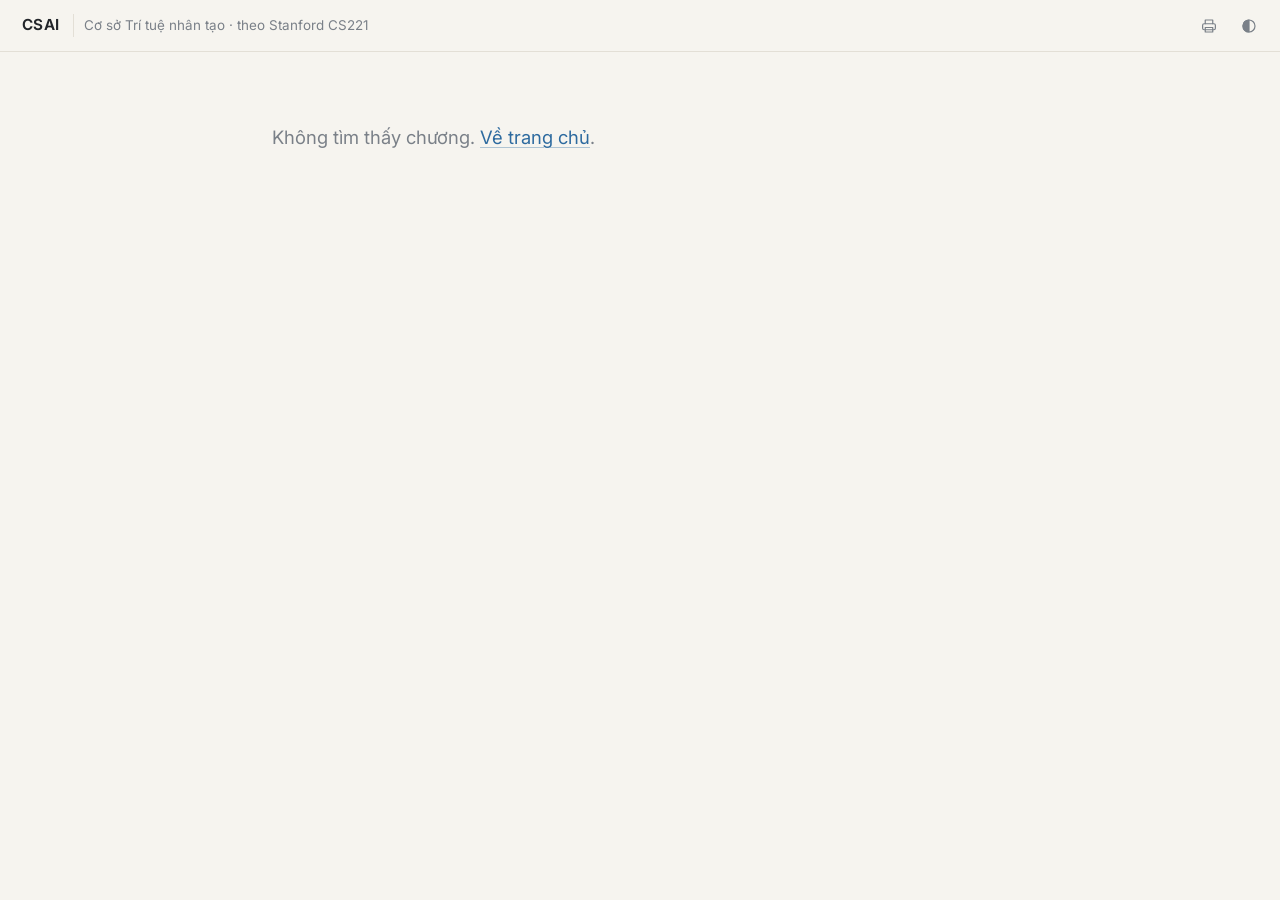
<file: in-chuong.html>
<!doctype html>
<html lang="vi"><head>
<meta charset="utf-8"><meta name="viewport" content="width=device-width,initial-scale=1">
<title>In cả chương · CSAI</title>
<meta name="description" content="Ghép toàn bộ các bài của một chương CSAI thành một trang để in.">
<meta name="robots" content="noindex">
<link rel="preconnect" href="https://fonts.googleapis.com"><link rel="preconnect" href="https://fonts.gstatic.com" crossorigin>
<link href="https://fonts.googleapis.com/css2?family=Inter:wght@400;500;600;700&family=Source+Serif+4:ital,opsz,wght@0,8..60,400;0,8..60,600;1,8..60,400&family=JetBrains+Mono:wght@400;600&display=swap" rel="stylesheet">
<link rel="stylesheet" href="assets/vendor/katex/katex.min.css"><link rel="stylesheet" href="assets/style.css">
<script defer src="assets/vendor/katex/katex.min.js"></script><script defer src="assets/vendor/katex/contrib/auto-render.min.js"></script>
<script defer src="assets/site.js"></script><script defer src="assets/sim.js"></script><script defer src="assets/chapter-print.js"></script>
</head>
<body data-page="chapter-print">
<main class="page" id="main"><article class="content">
<div id="chapter"><p class="ch-status">Đang ghép các bài của chương…</p></div>
</article></main>
</body></html>
</file>
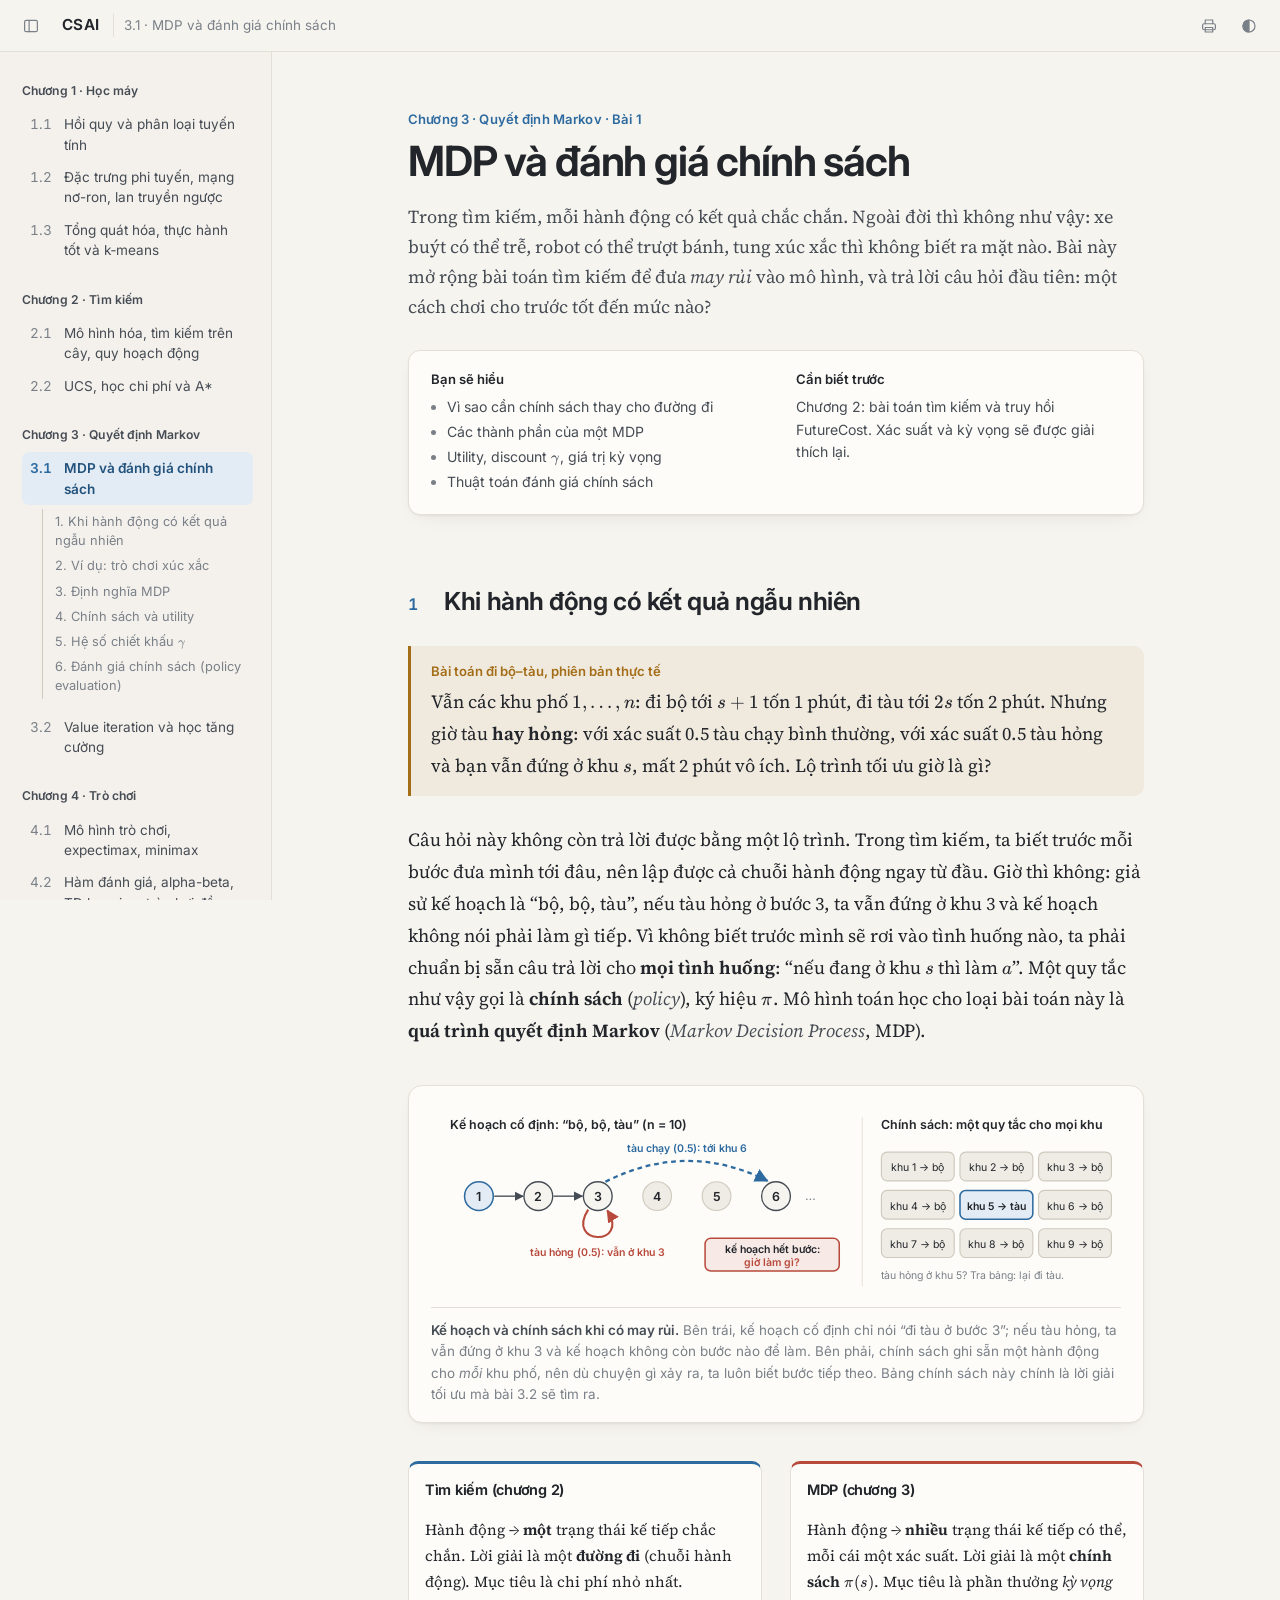
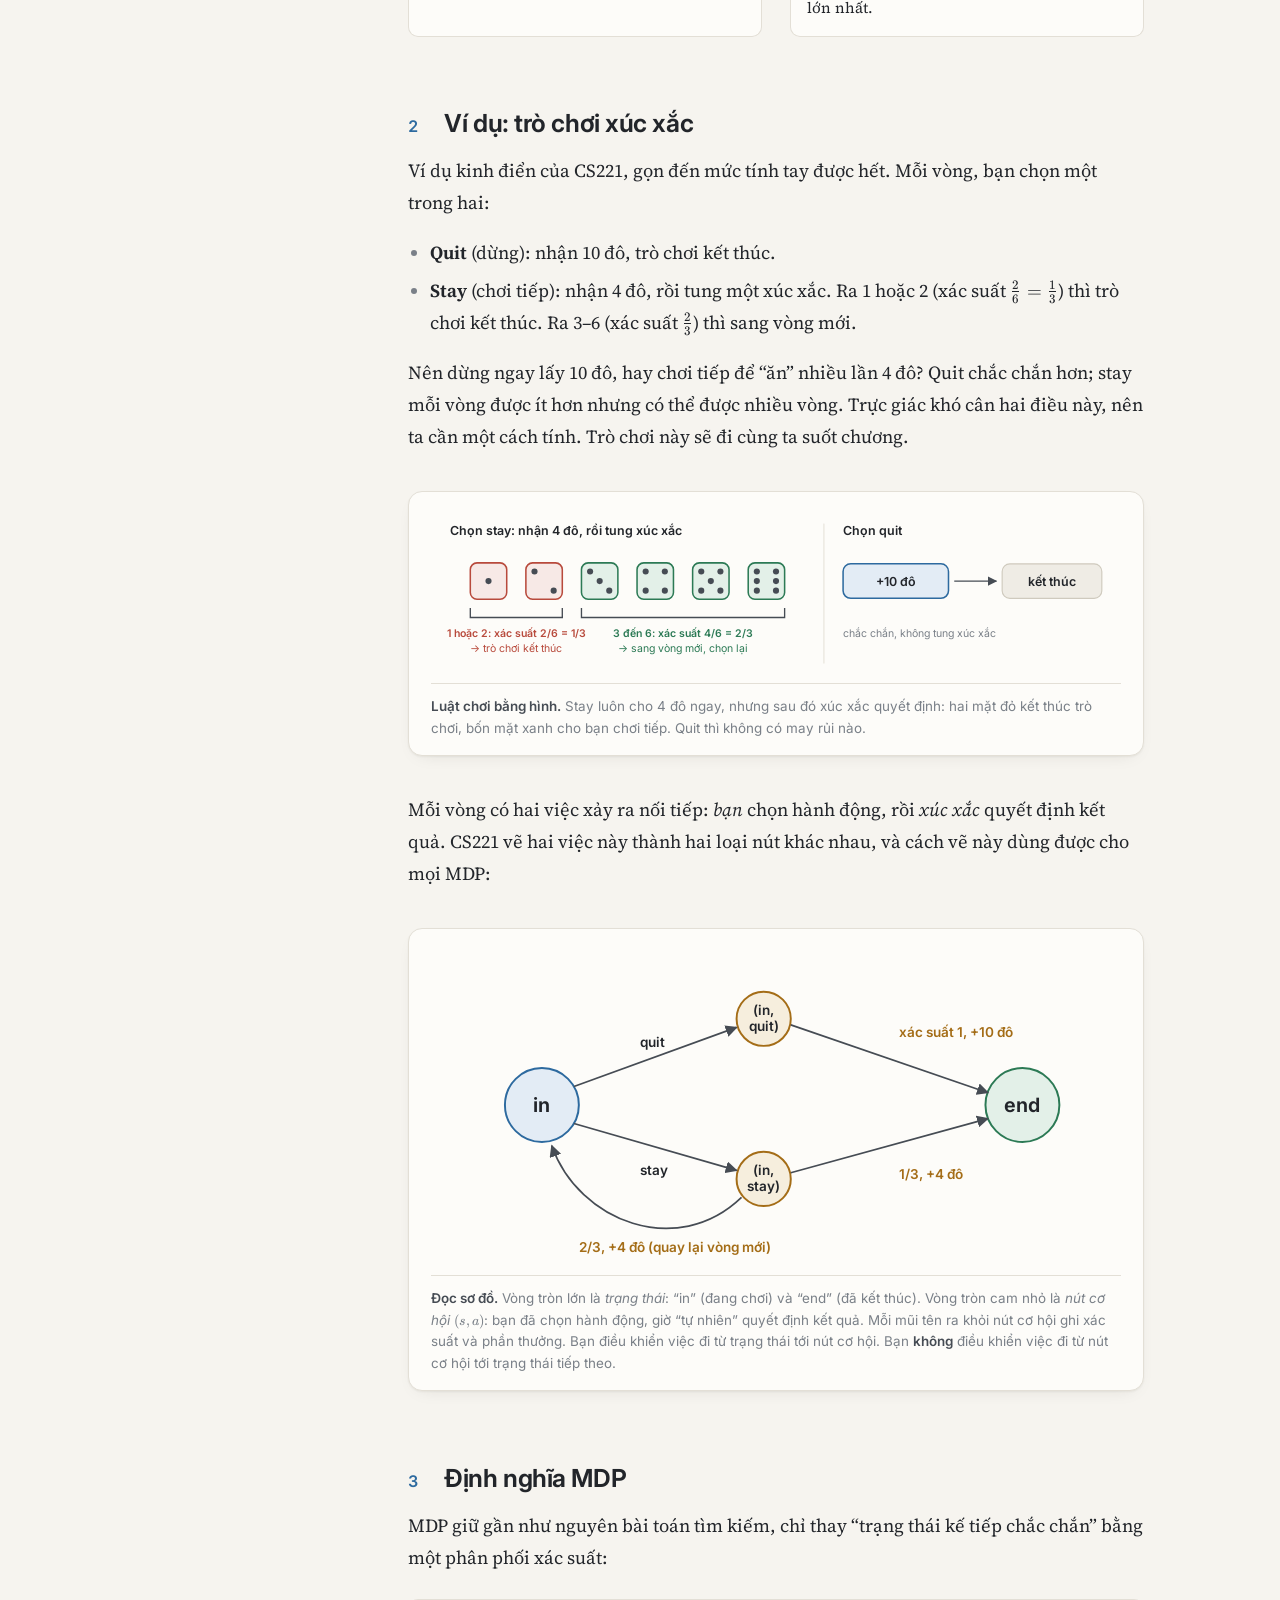
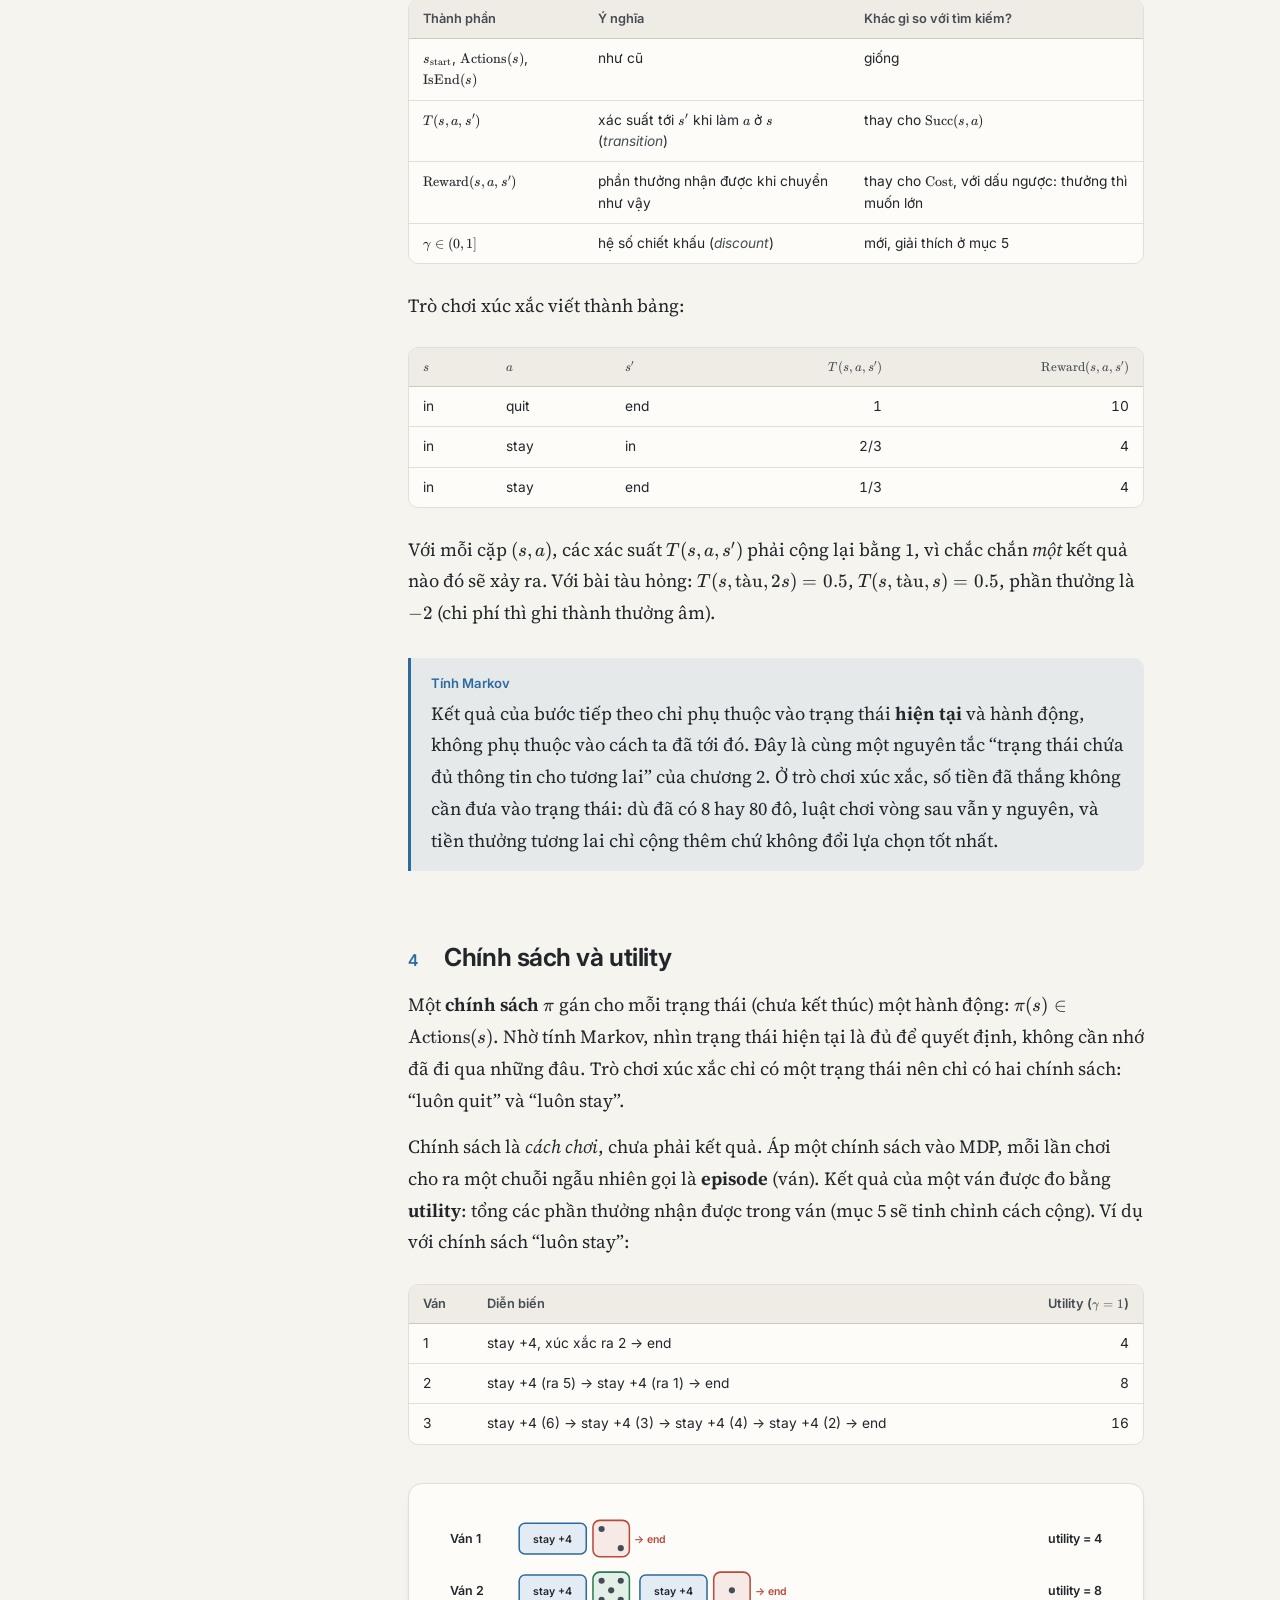
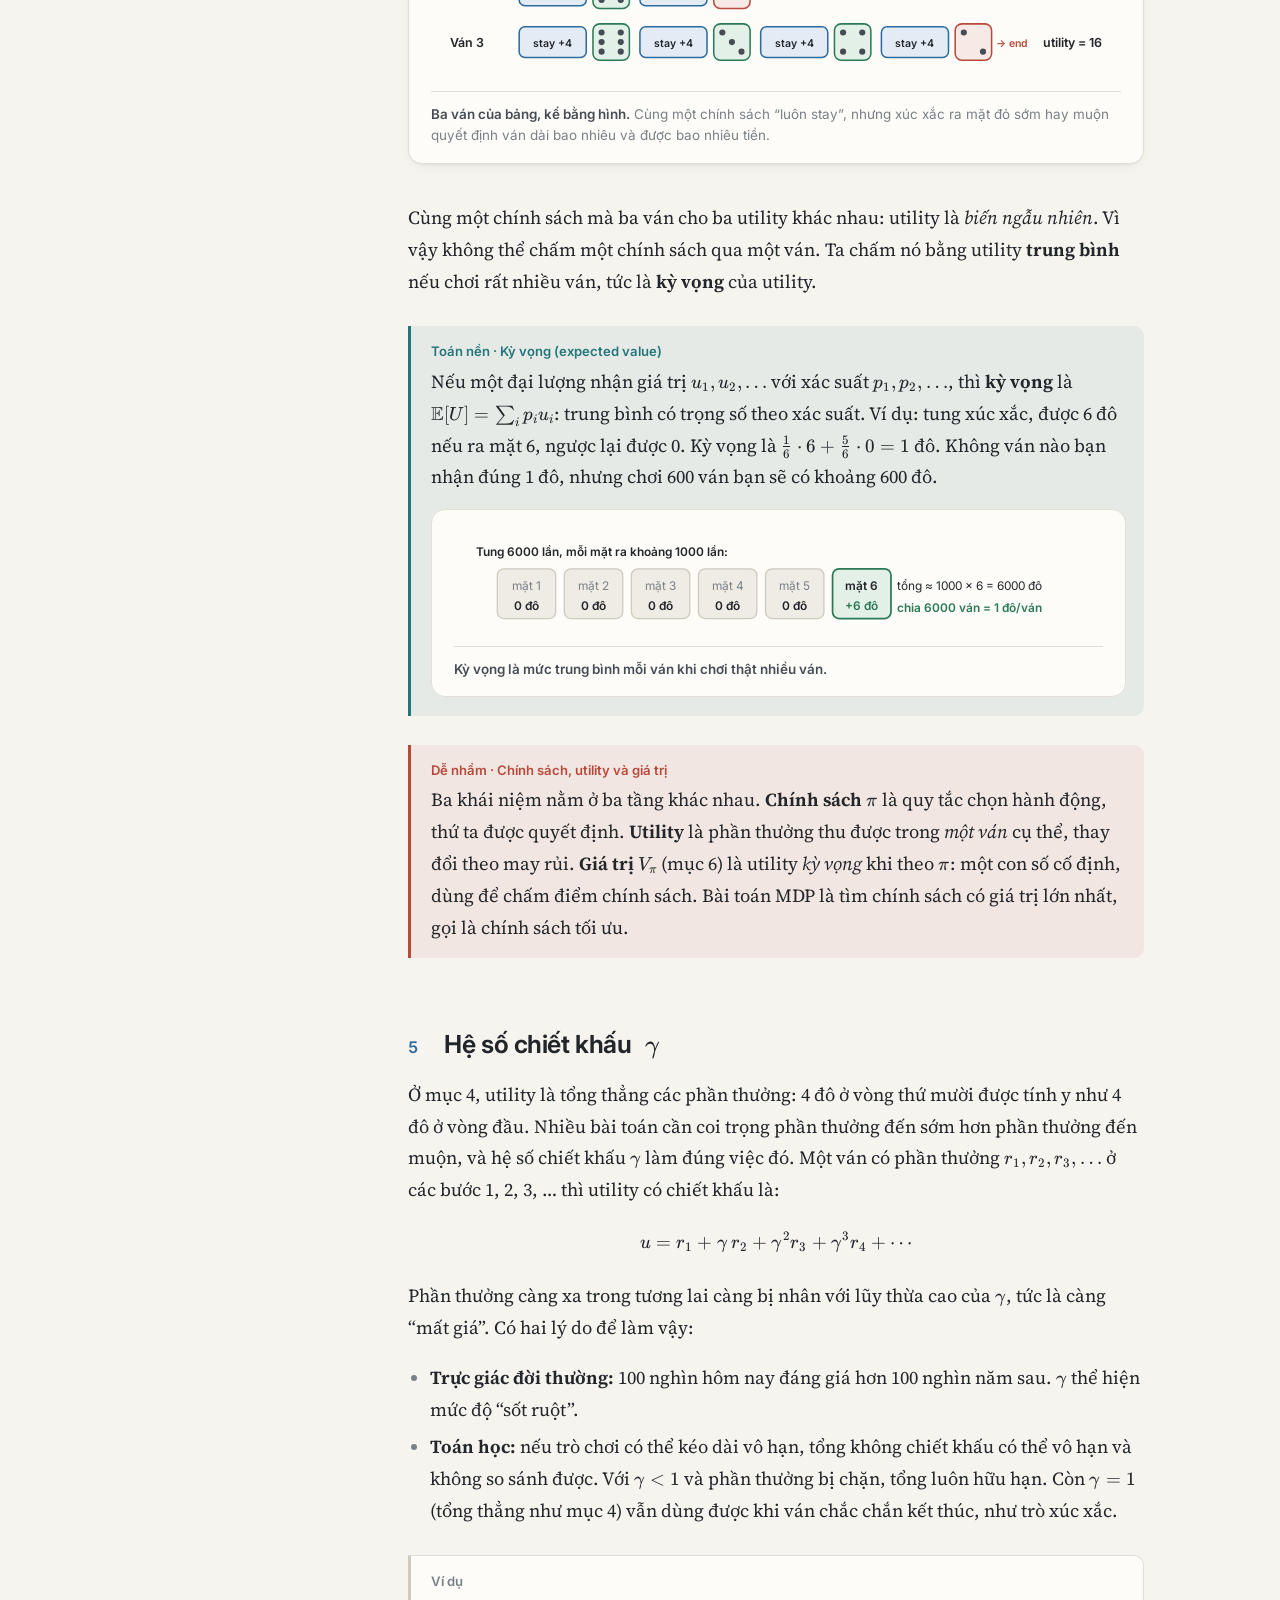
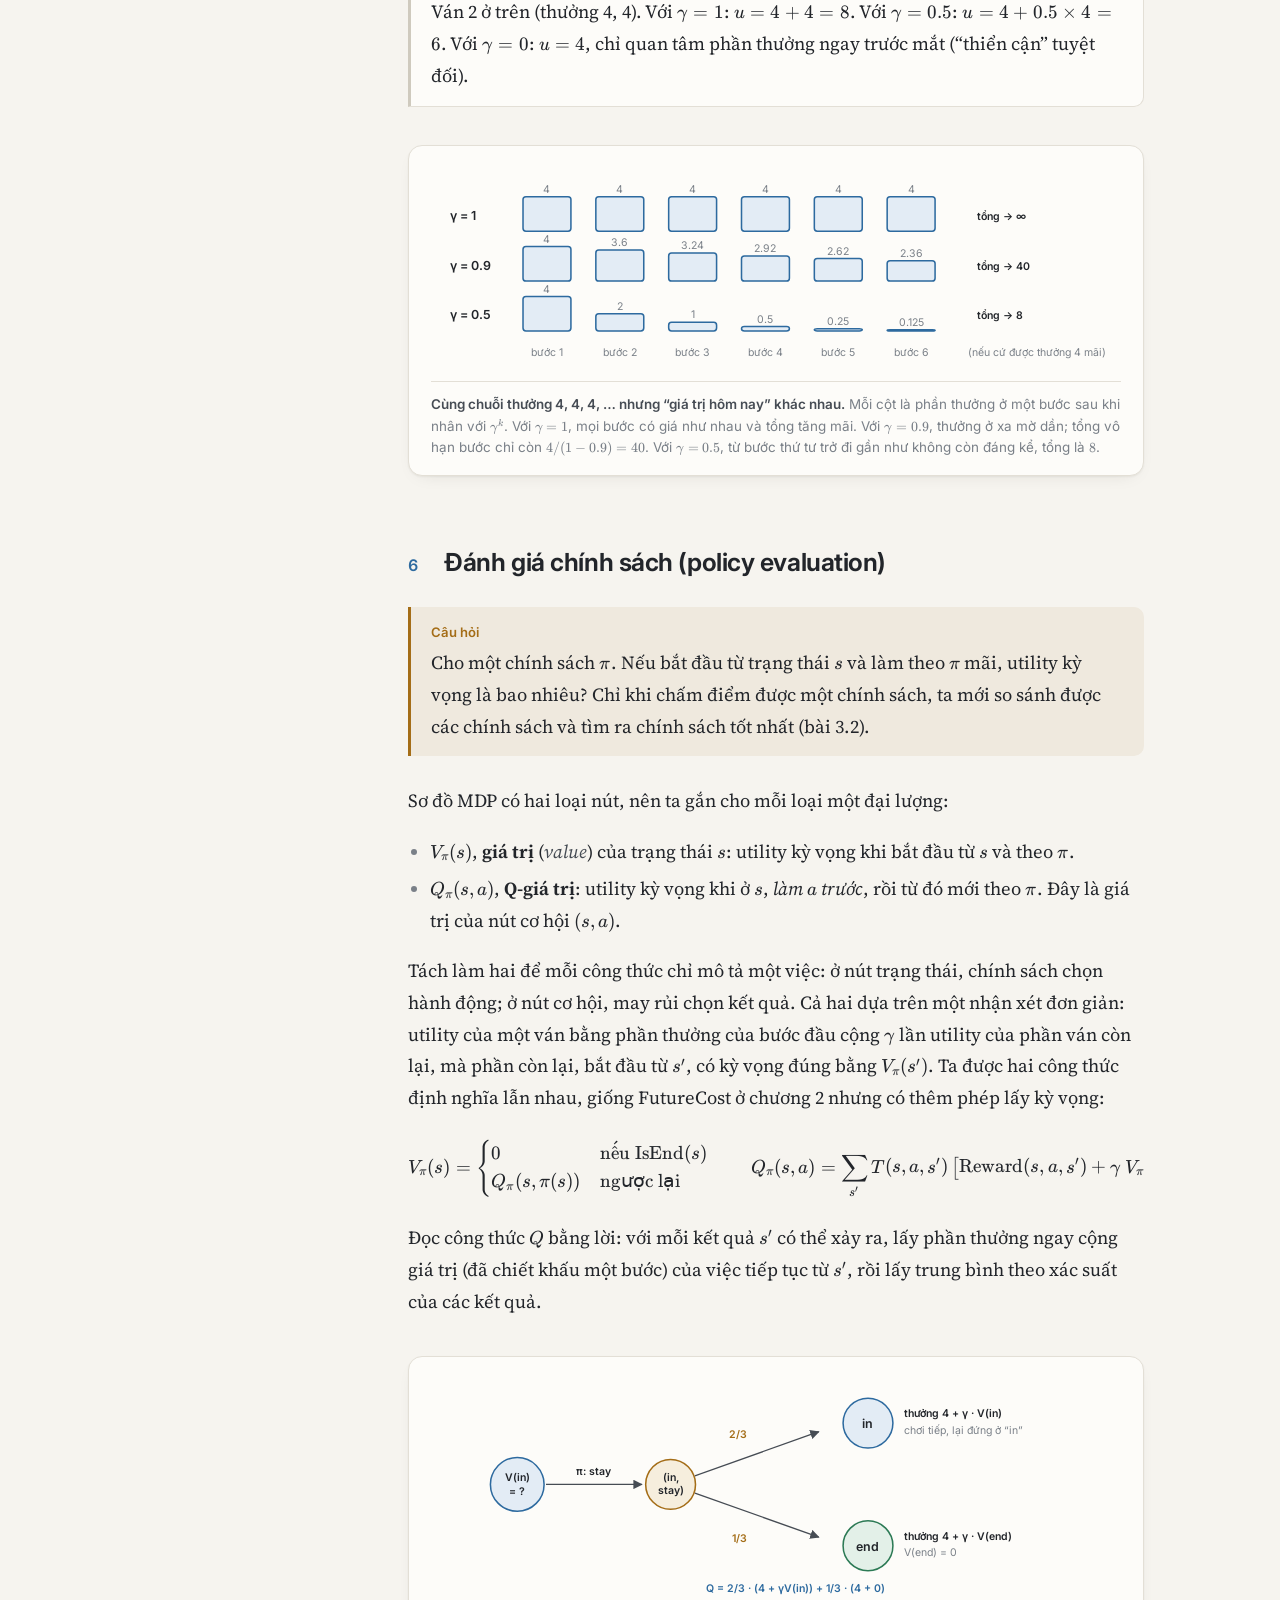
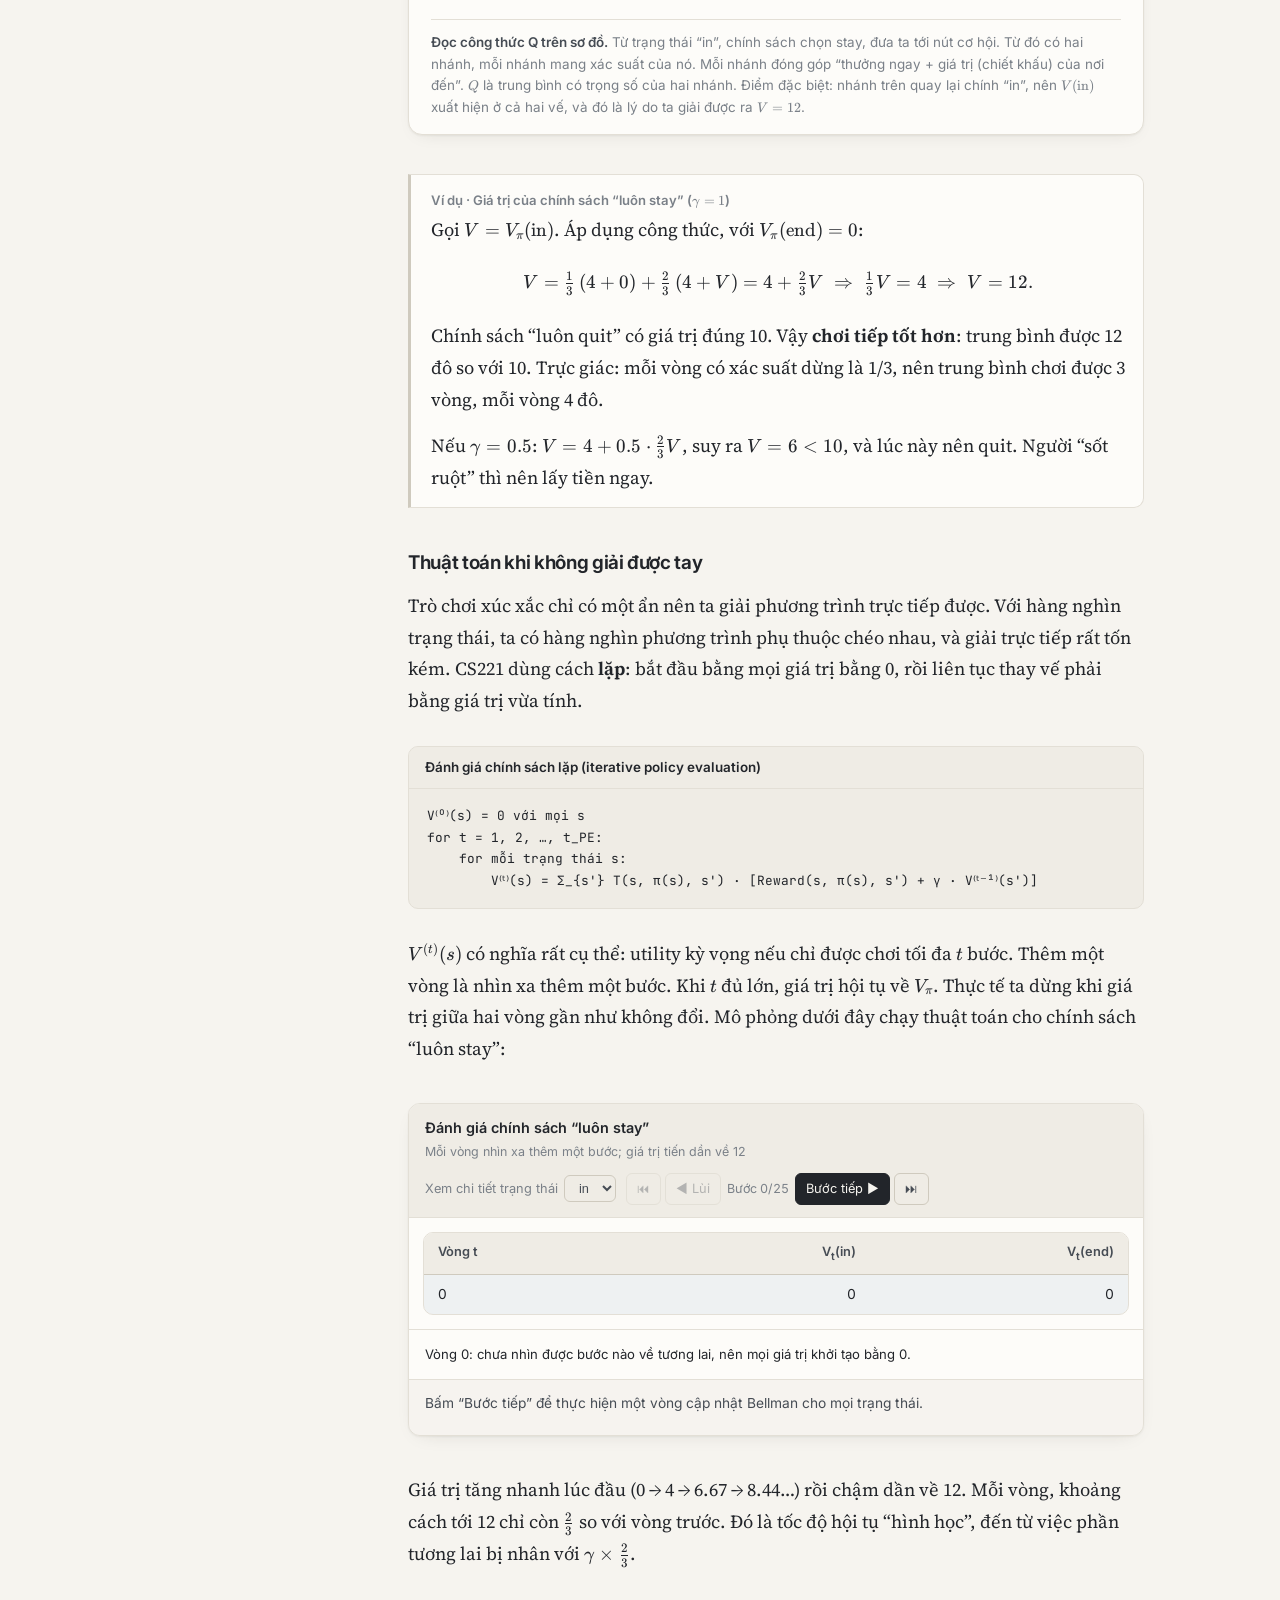
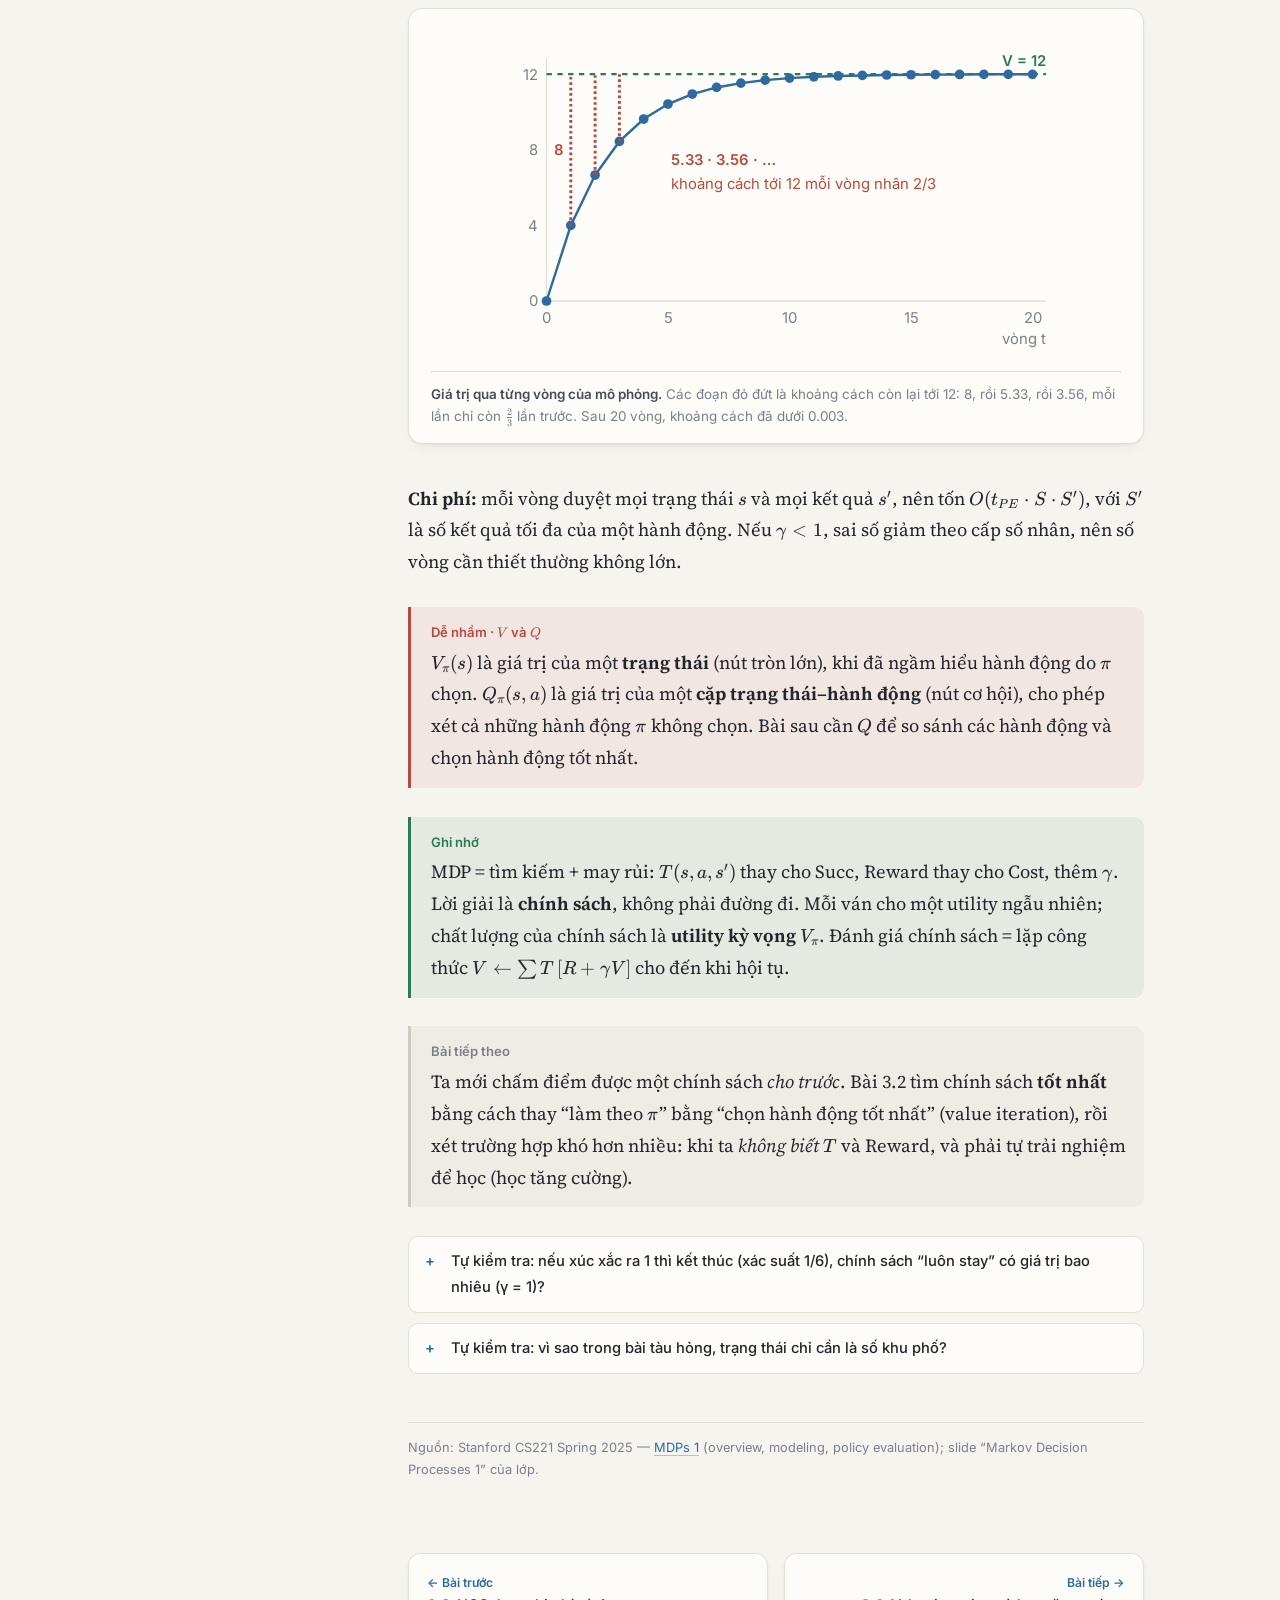
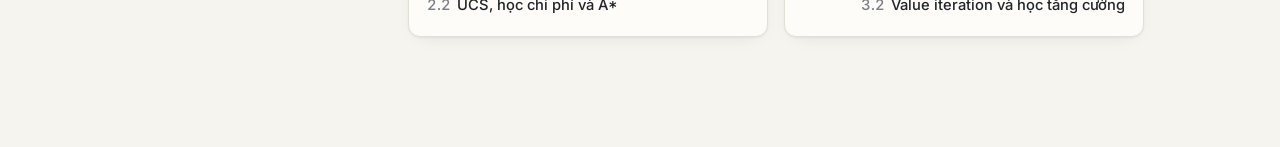
<file: mdp-1-mo-hinh-danh-gia.html>
<!doctype html>
<html lang="vi"><head>
<meta charset="utf-8"><meta name="viewport" content="width=device-width,initial-scale=1">
<title>3.1 MDP và đánh giá chính sách · CSAI</title>
<meta name="description" content="Bài 3.1: quyết định trong bất định, mô hình MDP, chính sách, utility và discount, đánh giá chính sách (policy evaluation).">
<link rel="preconnect" href="https://fonts.googleapis.com"><link rel="preconnect" href="https://fonts.gstatic.com" crossorigin>
<link href="https://fonts.googleapis.com/css2?family=Inter:wght@400;500;600;700&family=Source+Serif+4:ital,opsz,wght@0,8..60,400;0,8..60,600;1,8..60,400&family=JetBrains+Mono:wght@400;600&display=swap" rel="stylesheet">
<link rel="stylesheet" href="assets/vendor/katex/katex.min.css"><link rel="stylesheet" href="assets/style.css">
<script defer src="assets/vendor/katex/katex.min.js"></script><script defer src="assets/vendor/katex/contrib/auto-render.min.js"></script>
<script defer src="assets/site.js"></script><script defer src="assets/sim.js"></script>
</head>
<body data-page="mdp-1">
<div class="layout"><aside class="sidebar" id="sidebar"></aside>
<main class="page" id="main"><article class="content">

<header class="hero">
  <div class="eyebrow">Chương 3 · Quyết định Markov · Bài 1</div>
  <h1>MDP và đánh giá chính sách</h1>
  <p class="lead">Trong tìm kiếm, mỗi hành động có kết quả chắc chắn. Ngoài đời thì không như vậy: xe buýt có thể trễ, robot có thể trượt bánh, tung xúc xắc thì không biết ra mặt nào. Bài này mở rộng bài toán tìm kiếm để đưa <em>may rủi</em> vào mô hình, và trả lời câu hỏi đầu tiên: một cách chơi cho trước tốt đến mức nào?</p>
  <div class="meta">
    <div><h4>Bạn sẽ hiểu</h4><ul><li>Vì sao cần chính sách thay cho đường đi</li><li>Các thành phần của một MDP</li><li>Utility, discount \(\gamma\), giá trị kỳ vọng</li><li>Thuật toán đánh giá chính sách</li></ul></div>
    <div><h4>Cần biết trước</h4><p style="margin:0">Chương 2: bài toán tìm kiếm và truy hồi FutureCost. Xác suất và kỳ vọng sẽ được giải thích lại.</p></div>
  </div>
</header>

<h2 id="bat-dinh"><span class="sec">1</span>Khi hành động có kết quả ngẫu nhiên</h2>

<div class="box problem"><div class="box-h">Bài toán đi bộ–tàu, phiên bản thực tế</div>
<p>Vẫn các khu phố \(1, \dots, n\): đi bộ tới \(s+1\) tốn 1 phút, đi tàu tới \(2s\) tốn 2 phút. Nhưng giờ tàu <b>hay hỏng</b>: với xác suất 0.5 tàu chạy bình thường, với xác suất 0.5 tàu hỏng và bạn vẫn đứng ở khu \(s\), mất 2 phút vô ích. Lộ trình tối ưu giờ là gì?</p>
</div>

<p>Câu hỏi này không còn trả lời được bằng một lộ trình. Trong tìm kiếm, ta biết trước mỗi bước đưa mình tới đâu, nên lập được cả chuỗi hành động ngay từ đầu. Giờ thì không: giả sử kế hoạch là “bộ, bộ, tàu”, nếu tàu hỏng ở bước 3, ta vẫn đứng ở khu 3 và kế hoạch không nói phải làm gì tiếp. Vì không biết trước mình sẽ rơi vào tình huống nào, ta phải chuẩn bị sẵn câu trả lời cho <strong>mọi tình huống</strong>: “nếu đang ở khu \(s\) thì làm \(a\)”. Một quy tắc như vậy gọi là <dfn>chính sách</dfn> (<span class="en">policy</span>), ký hiệu \(\pi\). Mô hình toán học cho loại bài toán này là <dfn>quá trình quyết định Markov</dfn> (<span class="en">Markov Decision Process</span>, MDP).</p>

<figure class="fig" id="fig-m1-plan-policy">
<svg viewBox="0 0 720 190" role="img" aria-label="So sánh kế hoạch cố định và chính sách khi tàu có thể hỏng">
<defs><marker id="mF1" viewBox="0 0 10 10" refX="9" refY="5" markerWidth="7" markerHeight="7" orient="auto"><path d="M0,0L10,5L0,10z" class="arrow-head"/></marker><marker id="mF1a" viewBox="0 0 10 10" refX="9" refY="5" markerWidth="6" markerHeight="6" orient="auto"><path d="M0,0L10,5L0,10z" class="f-acc"/></marker><marker id="mF1m" viewBox="0 0 10 10" refX="9" refY="5" markerWidth="6" markerHeight="6" orient="auto"><path d="M0,0L10,5L0,10z" class="f-min"/></marker></defs><text x="20" y="22" class="t-b">Kế hoạch cố định: “bộ, bộ, tàu” (n = 10)</text><line x1="66" y1="92" x2="96" y2="92" class="ln-ink" marker-end="url(#mF1)"/><line x1="128" y1="92" x2="158" y2="92" class="ln-ink" marker-end="url(#mF1)"/><path d="M182,77 Q267.0,34 351,76" class="ln-acc" marker-end="url(#mF1a)" stroke-dasharray="5 4"/><text x="267" y="46" text-anchor="middle" class="t-small t-acc t-b halo">tàu chạy (0.5): tới khu 6</text><path d="M164,106 C140,144 208,144 184,107" class="ln-min" marker-end="url(#mF1m)"/><text x="174" y="154" text-anchor="middle" class="t-small t-min t-b">tàu hỏng (0.5): vẫn ở khu 3</text><circle cx="50" cy="92" r="15" class="nd-acc"/><text x="50" y="97" text-anchor="middle" class="t-b">1</text><circle cx="112" cy="92" r="15" class="nd"/><text x="112" y="97" text-anchor="middle" class="t-b">2</text><circle cx="174" cy="92" r="15" class="nd"/><text x="174" y="97" text-anchor="middle" class="t-b">3</text><circle cx="236" cy="92" r="15" class="nd-soft"/><text x="236" y="97" text-anchor="middle" class="t-b">4</text><circle cx="298" cy="92" r="15" class="nd-soft"/><text x="298" y="97" text-anchor="middle" class="t-b">5</text><circle cx="360" cy="92" r="15" class="nd"/><text x="360" y="97" text-anchor="middle" class="t-b">6</text><text x="390" y="96" class="t-muted">…</text><rect x="286" y="136" width="140" height="34" rx="6" class="nd-min"/><text x="356" y="151" text-anchor="middle" class="t-small t-b">kế hoạch hết bước:</text><text x="356" y="165" text-anchor="middle" class="t-small t-b t-min">giờ làm gì?</text><line x1="450" y1="10" x2="450" y2="186" class="grid"/><text x="470" y="22" class="t-b">Chính sách: một quy tắc cho mọi khu</text><rect x="470" y="46" width="76" height="30" rx="6" class="nd-soft"/><text x="508" y="66" text-anchor="middle" class="t-small">khu 1 → bộ</text><rect x="552" y="46" width="76" height="30" rx="6" class="nd-soft"/><text x="590" y="66" text-anchor="middle" class="t-small">khu 2 → bộ</text><rect x="634" y="46" width="76" height="30" rx="6" class="nd-soft"/><text x="672" y="66" text-anchor="middle" class="t-small">khu 3 → bộ</text><rect x="470" y="86" width="76" height="30" rx="6" class="nd-soft"/><text x="508" y="106" text-anchor="middle" class="t-small">khu 4 → bộ</text><rect x="552" y="86" width="76" height="30" rx="6" class="nd-acc"/><text x="590" y="106" text-anchor="middle" class="t-small t-b">khu 5 → tàu</text><rect x="634" y="86" width="76" height="30" rx="6" class="nd-soft"/><text x="672" y="106" text-anchor="middle" class="t-small">khu 6 → bộ</text><rect x="470" y="126" width="76" height="30" rx="6" class="nd-soft"/><text x="508" y="146" text-anchor="middle" class="t-small">khu 7 → bộ</text><rect x="552" y="126" width="76" height="30" rx="6" class="nd-soft"/><text x="590" y="146" text-anchor="middle" class="t-small">khu 8 → bộ</text><rect x="634" y="126" width="76" height="30" rx="6" class="nd-soft"/><text x="672" y="146" text-anchor="middle" class="t-small">khu 9 → bộ</text><text x="470" y="178" class="t-small t-muted">tàu hỏng ở khu 5? Tra bảng: lại đi tàu.</text>
</svg>
<figcaption><b>Kế hoạch và chính sách khi có may rủi.</b> Bên trái, kế hoạch cố định chỉ nói “đi tàu ở bước 3”; nếu tàu hỏng, ta vẫn đứng ở khu 3 và kế hoạch không còn bước nào để làm. Bên phải, chính sách ghi sẵn một hành động cho <em>mỗi</em> khu phố, nên dù chuyện gì xảy ra, ta luôn biết bước tiếp theo. Bảng chính sách này chính là lời giải tối ưu mà bài 3.2 sẽ tìm ra.</figcaption>
</figure>

<div class="compare">
<div><h4>Tìm kiếm (chương 2)</h4><p>Hành động → <b>một</b> trạng thái kế tiếp chắc chắn. Lời giải là một <b>đường đi</b> (chuỗi hành động). Mục tiêu là chi phí nhỏ nhất.</p></div>
<div><h4>MDP (chương 3)</h4><p>Hành động → <b>nhiều</b> trạng thái kế tiếp có thể, mỗi cái một xác suất. Lời giải là một <b>chính sách</b> \(\pi(s)\). Mục tiêu là phần thưởng <em>kỳ vọng</em> lớn nhất.</p></div>
</div>

<h2 id="dice-game"><span class="sec">2</span>Ví dụ: trò chơi xúc xắc</h2>
<p>Ví dụ kinh điển của CS221, gọn đến mức tính tay được hết. Mỗi vòng, bạn chọn một trong hai:</p>
<ul>
<li><b>Quit</b> (dừng): nhận 10 đô, trò chơi kết thúc.</li>
<li><b>Stay</b> (chơi tiếp): nhận 4 đô, rồi tung một xúc xắc. Ra 1 hoặc 2 (xác suất \(\frac{2}{6} = \frac13\)) thì trò chơi kết thúc. Ra 3–6 (xác suất \(\frac23\)) thì sang vòng mới.</li>
</ul>
<p>Nên dừng ngay lấy 10 đô, hay chơi tiếp để “ăn” nhiều lần 4 đô? Quit chắc chắn hơn; stay mỗi vòng được ít hơn nhưng có thể được nhiều vòng. Trực giác khó cân hai điều này, nên ta cần một cách tính. Trò chơi này sẽ đi cùng ta suốt chương.</p>

<figure class="fig" id="fig-m1-dice-rules">
<svg viewBox="0 0 720 160" role="img" aria-label="Luật của trò chơi xúc xắc với hai lựa chọn stay và quit">
<defs><marker id="mF2" viewBox="0 0 10 10" refX="9" refY="5" markerWidth="7" markerHeight="7" orient="auto"><path d="M0,0L10,5L0,10z" class="arrow-head"/></marker></defs><text x="20" y="22" class="t-b">Chọn stay: nhận 4 đô, rồi tung xúc xắc</text><rect x="41" y="51" width="38" height="38" rx="7" class="nd-min"/><circle cx="60" cy="70" r="3.2" class="f-ink"/><rect x="99" y="51" width="38" height="38" rx="7" class="nd-min"/><circle cx="108" cy="60" r="3.2" class="f-ink"/><circle cx="128" cy="80" r="3.2" class="f-ink"/><rect x="157" y="51" width="38" height="38" rx="7" class="nd-ok"/><circle cx="166" cy="60" r="3.2" class="f-ink"/><circle cx="176" cy="70" r="3.2" class="f-ink"/><circle cx="186" cy="80" r="3.2" class="f-ink"/><rect x="215" y="51" width="38" height="38" rx="7" class="nd-ok"/><circle cx="224" cy="60" r="3.2" class="f-ink"/><circle cx="244" cy="60" r="3.2" class="f-ink"/><circle cx="224" cy="80" r="3.2" class="f-ink"/><circle cx="244" cy="80" r="3.2" class="f-ink"/><rect x="273" y="51" width="38" height="38" rx="7" class="nd-ok"/><circle cx="282" cy="60" r="3.2" class="f-ink"/><circle cx="302" cy="60" r="3.2" class="f-ink"/><circle cx="292" cy="70" r="3.2" class="f-ink"/><circle cx="282" cy="80" r="3.2" class="f-ink"/><circle cx="302" cy="80" r="3.2" class="f-ink"/><rect x="331" y="51" width="38" height="38" rx="7" class="nd-ok"/><circle cx="340" cy="60" r="3.2" class="f-ink"/><circle cx="360" cy="60" r="3.2" class="f-ink"/><circle cx="340" cy="70" r="3.2" class="f-ink"/><circle cx="360" cy="70" r="3.2" class="f-ink"/><circle cx="340" cy="80" r="3.2" class="f-ink"/><circle cx="360" cy="80" r="3.2" class="f-ink"/><path d="M41,98 L41,108 L137,108 L137,98" class="ln-ink" style="fill:none"/><path d="M157,98 L157,108 L369,108 L369,98" class="ln-ink" style="fill:none"/><text x="89" y="128" text-anchor="middle" class="t-small t-min t-b">1 hoặc 2: xác suất 2/6 = 1/3</text><text x="89" y="144" text-anchor="middle" class="t-small t-min">→ trò chơi kết thúc</text><text x="263" y="128" text-anchor="middle" class="t-small t-ok t-b">3 đến 6: xác suất 4/6 = 2/3</text><text x="263" y="144" text-anchor="middle" class="t-small t-ok">→ sang vòng mới, chọn lại</text><line x1="410" y1="10" x2="410" y2="156" class="grid"/><text x="430" y="22" class="t-b">Chọn quit</text><rect x="430" y="52" width="110" height="36" rx="8" class="nd-acc"/><text x="485" y="75" text-anchor="middle" class="t-b">+10 đô</text><line x1="546" y1="70" x2="590" y2="70" class="ln-ink" marker-end="url(#mF2)"/><rect x="596" y="52" width="104" height="36" rx="8" class="nd-soft"/><text x="648" y="75" text-anchor="middle" class="t-b">kết thúc</text><text x="430" y="128" class="t-small t-muted">chắc chắn, không tung xúc xắc</text>
</svg>
<figcaption><b>Luật chơi bằng hình.</b> Stay luôn cho 4 đô ngay, nhưng sau đó xúc xắc quyết định: hai mặt đỏ kết thúc trò chơi, bốn mặt xanh cho bạn chơi tiếp. Quit thì không có may rủi nào.</figcaption>
</figure>

<p>Mỗi vòng có hai việc xảy ra nối tiếp: <em>bạn</em> chọn hành động, rồi <em>xúc xắc</em> quyết định kết quả. CS221 vẽ hai việc này thành hai loại nút khác nhau, và cách vẽ này dùng được cho mọi MDP:</p>

<figure class="fig">
<svg viewBox="0 0 560 250" role="img" aria-label="Sơ đồ MDP của trò chơi xúc xắc">
  <defs><marker id="m5a" viewBox="0 0 10 10" refX="9" refY="5" markerWidth="7" markerHeight="7" orient="auto"><path d="M0,0L10,5L0,10z" class="arrow-head"/></marker></defs>
  <circle cx="90" cy="125" r="30" class="nd-acc"/><text x="90" y="131" text-anchor="middle" class="t-big">in</text>
  <circle cx="480" cy="125" r="30" class="nd-ok"/><text x="480" y="131" text-anchor="middle" class="t-big">end</text>
  <circle cx="270" cy="55" r="22" class="nd-ch"/><text x="270" y="52" text-anchor="middle" class="t-small t-b">(in,</text><text x="270" y="65" text-anchor="middle" class="t-small t-b">quit)</text>
  <circle cx="270" cy="185" r="22" class="nd-ch"/><text x="270" y="182" text-anchor="middle" class="t-small t-b">(in,</text><text x="270" y="195" text-anchor="middle" class="t-small t-b">stay)</text>
  <g class="ln-ink" marker-end="url(#m5a)">
    <line x1="116" y1="110" x2="248" y2="62"/><line x1="116" y1="140" x2="248" y2="178"/>
    <line x1="292" y1="60" x2="452" y2="115"/><line x1="292" y1="180" x2="452" y2="136"/>
  </g>
  <path d="M252,200 C200,250 120,220 98,158" class="ln-ink" marker-end="url(#m5a)"/>
  <text x="170" y="78" class="t-small t-b">quit</text><text x="170" y="182" class="t-small t-b">stay</text>
  <text x="380" y="70" class="t-small t-ch t-b">xác suất 1, +10 đô</text>
  <text x="380" y="185" class="t-small t-ch t-b">1/3, +4 đô</text>
  <text x="120" y="244" class="t-small t-ch t-b">2/3, +4 đô (quay lại vòng mới)</text>
</svg>
<figcaption><b>Đọc sơ đồ.</b> Vòng tròn lớn là <em>trạng thái</em>: “in” (đang chơi) và “end” (đã kết thúc). Vòng tròn cam nhỏ là <em>nút cơ hội</em> \((s, a)\): bạn đã chọn hành động, giờ “tự nhiên” quyết định kết quả. Mỗi mũi tên ra khỏi nút cơ hội ghi xác suất và phần thưởng. Bạn điều khiển việc đi từ trạng thái tới nút cơ hội. Bạn <b>không</b> điều khiển việc đi từ nút cơ hội tới trạng thái tiếp theo.</figcaption>
</figure>

<h2 id="mdp"><span class="sec">3</span>Định nghĩa MDP</h2>
<p>MDP giữ gần như nguyên bài toán tìm kiếm, chỉ thay “trạng thái kế tiếp chắc chắn” bằng một phân phối xác suất:</p>
<div class="tbl-wrap"><table class="tbl">
<tr><th>Thành phần</th><th>Ý nghĩa</th><th>Khác gì so với tìm kiếm?</th></tr>
<tr><td>\(s_{\text{start}}\), \(\text{Actions}(s)\), \(\text{IsEnd}(s)\)</td><td>như cũ</td><td>giống</td></tr>
<tr><td>\(T(s, a, s')\)</td><td>xác suất tới \(s'\) khi làm \(a\) ở \(s\) (<span class="en">transition</span>)</td><td>thay cho \(\text{Succ}(s,a)\)</td></tr>
<tr><td>\(\text{Reward}(s, a, s')\)</td><td>phần thưởng nhận được khi chuyển như vậy</td><td>thay cho \(\text{Cost}\), với dấu ngược: thưởng thì muốn lớn</td></tr>
<tr><td>\(\gamma \in (0, 1]\)</td><td>hệ số chiết khấu (<span class="en">discount</span>)</td><td>mới, giải thích ở mục 5</td></tr>
</table></div>

<p>Trò chơi xúc xắc viết thành bảng:</p>
<div class="tbl-wrap"><table class="tbl">
<tr><th>\(s\)</th><th>\(a\)</th><th>\(s'\)</th><th class="n">\(T(s,a,s')\)</th><th class="n">\(\text{Reward}(s,a,s')\)</th></tr>
<tr><td>in</td><td>quit</td><td>end</td><td class="n">1</td><td class="n">10</td></tr>
<tr><td>in</td><td>stay</td><td>in</td><td class="n">2/3</td><td class="n">4</td></tr>
<tr><td>in</td><td>stay</td><td>end</td><td class="n">1/3</td><td class="n">4</td></tr>
</table></div>
<p>Với mỗi cặp \((s, a)\), các xác suất \(T(s, a, s')\) phải cộng lại bằng 1, vì chắc chắn <em>một</em> kết quả nào đó sẽ xảy ra. Với bài tàu hỏng: \(T(s, \text{tàu}, 2s) = 0.5\), \(T(s, \text{tàu}, s) = 0.5\), phần thưởng là \(-2\) (chi phí thì ghi thành thưởng âm).</p>

<div class="box def"><div class="box-h">Tính Markov</div>
<p>Kết quả của bước tiếp theo chỉ phụ thuộc vào trạng thái <b>hiện tại</b> và hành động, không phụ thuộc vào cách ta đã tới đó. Đây là cùng một nguyên tắc “trạng thái chứa đủ thông tin cho tương lai” của chương 2. Ở trò chơi xúc xắc, số tiền đã thắng không cần đưa vào trạng thái: dù đã có 8 hay 80 đô, luật chơi vòng sau vẫn y nguyên, và tiền thưởng tương lai chỉ cộng thêm chứ không đổi lựa chọn tốt nhất.</p>
</div>

<h2 id="policy"><span class="sec">4</span>Chính sách và utility</h2>
<p>Một <dfn>chính sách</dfn> \(\pi\) gán cho mỗi trạng thái (chưa kết thúc) một hành động: \(\pi(s) \in \text{Actions}(s)\). Nhờ tính Markov, nhìn trạng thái hiện tại là đủ để quyết định, không cần nhớ đã đi qua những đâu. Trò chơi xúc xắc chỉ có một trạng thái nên chỉ có hai chính sách: “luôn quit” và “luôn stay”.</p>
<p>Chính sách là <em>cách chơi</em>, chưa phải kết quả. Áp một chính sách vào MDP, mỗi lần chơi cho ra một chuỗi ngẫu nhiên gọi là <dfn>episode</dfn> (ván). Kết quả của một ván được đo bằng <dfn>utility</dfn>: tổng các phần thưởng nhận được trong ván (mục 5 sẽ tinh chỉnh cách cộng). Ví dụ với chính sách “luôn stay”:</p>
<div class="tbl-wrap"><table class="tbl">
<tr><th>Ván</th><th>Diễn biến</th><th class="n">Utility (\(\gamma = 1\))</th></tr>
<tr><td>1</td><td>stay +4, xúc xắc ra 2 → end</td><td class="n">4</td></tr>
<tr><td>2</td><td>stay +4 (ra 5) → stay +4 (ra 1) → end</td><td class="n">8</td></tr>
<tr><td>3</td><td>stay +4 (6) → stay +4 (3) → stay +4 (4) → stay +4 (2) → end</td><td class="n">16</td></tr>
</table></div>
<figure class="fig" id="fig-m1-episodes">
<svg viewBox="0 0 720 176" role="img" aria-label="Ba ván chơi theo chính sách luôn stay">
<text x="20" y="39" class="t-b">Ván 1</text><rect x="92" y="18" width="70" height="32" rx="6" class="nd-acc"/><text x="127" y="39" text-anchor="middle" class="t-small t-b">stay +4</text><rect x="169" y="15" width="38" height="38" rx="7" class="nd-min"/><circle cx="178" cy="24" r="3.2" class="f-ink"/><circle cx="198" cy="44" r="3.2" class="f-ink"/><text x="212" y="39" class="t-small t-min t-b">→ end</text><text x="700" y="39" text-anchor="end" class="t-b">utility = 4</text><text x="20" y="93" class="t-b">Ván 2</text><rect x="92" y="72" width="70" height="32" rx="6" class="nd-acc"/><text x="127" y="93" text-anchor="middle" class="t-small t-b">stay +4</text><rect x="169" y="69" width="38" height="38" rx="7" class="nd-ok"/><circle cx="178" cy="78" r="3.2" class="f-ink"/><circle cx="198" cy="78" r="3.2" class="f-ink"/><circle cx="188" cy="88" r="3.2" class="f-ink"/><circle cx="178" cy="98" r="3.2" class="f-ink"/><circle cx="198" cy="98" r="3.2" class="f-ink"/><rect x="218" y="72" width="70" height="32" rx="6" class="nd-acc"/><text x="253" y="93" text-anchor="middle" class="t-small t-b">stay +4</text><rect x="295" y="69" width="38" height="38" rx="7" class="nd-min"/><circle cx="314" cy="88" r="3.2" class="f-ink"/><text x="338" y="93" class="t-small t-min t-b">→ end</text><text x="700" y="93" text-anchor="end" class="t-b">utility = 8</text><text x="20" y="147" class="t-b">Ván 3</text><rect x="92" y="126" width="70" height="32" rx="6" class="nd-acc"/><text x="127" y="147" text-anchor="middle" class="t-small t-b">stay +4</text><rect x="169" y="123" width="38" height="38" rx="7" class="nd-ok"/><circle cx="178" cy="132" r="3.2" class="f-ink"/><circle cx="198" cy="132" r="3.2" class="f-ink"/><circle cx="178" cy="142" r="3.2" class="f-ink"/><circle cx="198" cy="142" r="3.2" class="f-ink"/><circle cx="178" cy="152" r="3.2" class="f-ink"/><circle cx="198" cy="152" r="3.2" class="f-ink"/><rect x="218" y="126" width="70" height="32" rx="6" class="nd-acc"/><text x="253" y="147" text-anchor="middle" class="t-small t-b">stay +4</text><rect x="295" y="123" width="38" height="38" rx="7" class="nd-ok"/><circle cx="304" cy="132" r="3.2" class="f-ink"/><circle cx="314" cy="142" r="3.2" class="f-ink"/><circle cx="324" cy="152" r="3.2" class="f-ink"/><rect x="344" y="126" width="70" height="32" rx="6" class="nd-acc"/><text x="379" y="147" text-anchor="middle" class="t-small t-b">stay +4</text><rect x="421" y="123" width="38" height="38" rx="7" class="nd-ok"/><circle cx="430" cy="132" r="3.2" class="f-ink"/><circle cx="450" cy="132" r="3.2" class="f-ink"/><circle cx="430" cy="152" r="3.2" class="f-ink"/><circle cx="450" cy="152" r="3.2" class="f-ink"/><rect x="470" y="126" width="70" height="32" rx="6" class="nd-acc"/><text x="505" y="147" text-anchor="middle" class="t-small t-b">stay +4</text><rect x="547" y="123" width="38" height="38" rx="7" class="nd-min"/><circle cx="556" cy="132" r="3.2" class="f-ink"/><circle cx="576" cy="152" r="3.2" class="f-ink"/><text x="590" y="147" class="t-small t-min t-b">→ end</text><text x="700" y="147" text-anchor="end" class="t-b">utility = 16</text>
</svg>
<figcaption><b>Ba ván của bảng, kể bằng hình.</b> Cùng một chính sách “luôn stay”, nhưng xúc xắc ra mặt đỏ sớm hay muộn quyết định ván dài bao nhiêu và được bao nhiêu tiền.</figcaption>
</figure>

<p>Cùng một chính sách mà ba ván cho ba utility khác nhau: utility là <em>biến ngẫu nhiên</em>. Vì vậy không thể chấm một chính sách qua một ván. Ta chấm nó bằng utility <b>trung bình</b> nếu chơi rất nhiều ván, tức là <b>kỳ vọng</b> của utility.</p>

<div class="box math"><div class="box-h">Toán nền · Kỳ vọng (expected value)</div>
<p>Nếu một đại lượng nhận giá trị \(u_1, u_2, \dots\) với xác suất \(p_1, p_2, \dots\), thì <dfn>kỳ vọng</dfn> là \(\mathbb E[U] = \sum_i p_i u_i\): trung bình có trọng số theo xác suất. Ví dụ: tung xúc xắc, được 6 đô nếu ra mặt 6, ngược lại được 0. Kỳ vọng là \(\frac16\cdot6 + \frac56\cdot 0 = 1\) đô. Không ván nào bạn nhận đúng 1 đô, nhưng chơi 600 ván bạn sẽ có khoảng 600 đô.</p>
<figure class="fig" id="fig-m1-expect">
<svg viewBox="0 0 600 90" role="img" aria-label="Minh họa kỳ vọng của trò tung xúc xắc">
<text x="20" y="22" class="t-small t-b">Tung 6000 lần, mỗi mặt ra khoảng 1000 lần:</text><rect x="40" y="34" width="54" height="46" rx="6" class="nd-soft"/><text x="67" y="54" text-anchor="middle" class="t-small t-muted">mặt 1</text><text x="67" y="72" text-anchor="middle" class="t-small t-b">0 đô</text><rect x="102" y="34" width="54" height="46" rx="6" class="nd-soft"/><text x="129" y="54" text-anchor="middle" class="t-small t-muted">mặt 2</text><text x="129" y="72" text-anchor="middle" class="t-small t-b">0 đô</text><rect x="164" y="34" width="54" height="46" rx="6" class="nd-soft"/><text x="191" y="54" text-anchor="middle" class="t-small t-muted">mặt 3</text><text x="191" y="72" text-anchor="middle" class="t-small t-b">0 đô</text><rect x="226" y="34" width="54" height="46" rx="6" class="nd-soft"/><text x="253" y="54" text-anchor="middle" class="t-small t-muted">mặt 4</text><text x="253" y="72" text-anchor="middle" class="t-small t-b">0 đô</text><rect x="288" y="34" width="54" height="46" rx="6" class="nd-soft"/><text x="315" y="54" text-anchor="middle" class="t-small t-muted">mặt 5</text><text x="315" y="72" text-anchor="middle" class="t-small t-b">0 đô</text><rect x="350" y="34" width="54" height="46" rx="6" class="nd-ok"/><text x="377" y="54" text-anchor="middle" class="t-small t-b">mặt 6</text><text x="377" y="72" text-anchor="middle" class="t-small t-b t-ok">+6 đô</text><text x="410" y="54" class="t-small">tổng ≈ 1000 × 6 = 6000 đô</text><text x="410" y="74" class="t-small t-ok t-b">chia 6000 ván = 1 đô/ván</text>
</svg>
<figcaption><b>Kỳ vọng là mức trung bình mỗi ván khi chơi thật nhiều ván.</b></figcaption>
</figure>
</div>

<div class="box pitfall"><div class="box-h">Dễ nhầm · Chính sách, utility và giá trị</div>
<p>Ba khái niệm nằm ở ba tầng khác nhau. <b>Chính sách</b> \(\pi\) là quy tắc chọn hành động, thứ ta được quyết định. <b>Utility</b> là phần thưởng thu được trong <em>một ván</em> cụ thể, thay đổi theo may rủi. <b>Giá trị</b> \(V_\pi\) (mục 6) là utility <em>kỳ vọng</em> khi theo \(\pi\): một con số cố định, dùng để chấm điểm chính sách. Bài toán MDP là tìm chính sách có giá trị lớn nhất, gọi là chính sách tối ưu.</p>
</div>

<h2 id="discount"><span class="sec">5</span>Hệ số chiết khấu \(\gamma\)</h2>
<p>Ở mục 4, utility là tổng thẳng các phần thưởng: 4 đô ở vòng thứ mười được tính y như 4 đô ở vòng đầu. Nhiều bài toán cần coi trọng phần thưởng đến sớm hơn phần thưởng đến muộn, và hệ số chiết khấu \(\gamma\) làm đúng việc đó. Một ván có phần thưởng \(r_1, r_2, r_3, \dots\) ở các bước 1, 2, 3, … thì utility có chiết khấu là:</p>
\[u = r_1 + \gamma\,r_2 + \gamma^2 r_3 + \gamma^3 r_4 + \cdots\]
<p>Phần thưởng càng xa trong tương lai càng bị nhân với lũy thừa cao của \(\gamma\), tức là càng “mất giá”. Có hai lý do để làm vậy:</p>
<ul>
<li><b>Trực giác đời thường:</b> 100 nghìn hôm nay đáng giá hơn 100 nghìn năm sau. \(\gamma\) thể hiện mức độ “sốt ruột”.</li>
<li><b>Toán học:</b> nếu trò chơi có thể kéo dài vô hạn, tổng không chiết khấu có thể vô hạn và không so sánh được. Với \(\gamma < 1\) và phần thưởng bị chặn, tổng luôn hữu hạn. Còn \(\gamma = 1\) (tổng thẳng như mục 4) vẫn dùng được khi ván chắc chắn kết thúc, như trò xúc xắc.</li>
</ul>
<div class="box example"><div class="box-h">Ví dụ</div>
<p>Ván 2 ở trên (thưởng 4, 4). Với \(\gamma = 1\): \(u = 4 + 4 = 8\). Với \(\gamma = 0.5\): \(u = 4 + 0.5\times4 = 6\). Với \(\gamma = 0\): \(u = 4\), chỉ quan tâm phần thưởng ngay trước mắt (“thiển cận” tuyệt đối).</p>
</div>

<figure class="fig" id="fig-m1-discount">
<svg viewBox="0 0 720 206" role="img" aria-label="Phần thưởng sau chiết khấu theo từng bước với ba giá trị gamma">
<text x="20" y="54" class="t-b">γ = 1</text><rect x="96" y="30" width="50" height="36" rx="3" class="nd-acc"/><text x="121" y="26" text-anchor="middle" class="t-small t-muted">4</text><rect x="172" y="30" width="50" height="36" rx="3" class="nd-acc"/><text x="197" y="26" text-anchor="middle" class="t-small t-muted">4</text><rect x="248" y="30" width="50" height="36" rx="3" class="nd-acc"/><text x="273" y="26" text-anchor="middle" class="t-small t-muted">4</text><rect x="324" y="30" width="50" height="36" rx="3" class="nd-acc"/><text x="349" y="26" text-anchor="middle" class="t-small t-muted">4</text><rect x="400" y="30" width="50" height="36" rx="3" class="nd-acc"/><text x="425" y="26" text-anchor="middle" class="t-small t-muted">4</text><rect x="476" y="30" width="50" height="36" rx="3" class="nd-acc"/><text x="501" y="26" text-anchor="middle" class="t-small t-muted">4</text><text x="570" y="54" class="t-small t-b">tổng → ∞</text><text x="20" y="106" class="t-b">γ = 0.9</text><rect x="96" y="82" width="50" height="36" rx="3" class="nd-acc"/><text x="121" y="78" text-anchor="middle" class="t-small t-muted">4</text><rect x="172" y="85.6" width="50" height="32.4" rx="3" class="nd-acc"/><text x="197" y="81.6" text-anchor="middle" class="t-small t-muted">3.6</text><rect x="248" y="88.8" width="50" height="29.2" rx="3" class="nd-acc"/><text x="273" y="84.8" text-anchor="middle" class="t-small t-muted">3.24</text><rect x="324" y="91.8" width="50" height="26.2" rx="3" class="nd-acc"/><text x="349" y="87.8" text-anchor="middle" class="t-small t-muted">2.92</text><rect x="400" y="94.4" width="50" height="23.6" rx="3" class="nd-acc"/><text x="425" y="90.4" text-anchor="middle" class="t-small t-muted">2.62</text><rect x="476" y="96.7" width="50" height="21.3" rx="3" class="nd-acc"/><text x="501" y="92.7" text-anchor="middle" class="t-small t-muted">2.36</text><text x="570" y="106" class="t-small t-b">tổng → 40</text><text x="20" y="158" class="t-b">γ = 0.5</text><rect x="96" y="134" width="50" height="36" rx="3" class="nd-acc"/><text x="121" y="130" text-anchor="middle" class="t-small t-muted">4</text><rect x="172" y="152" width="50" height="18" rx="3" class="nd-acc"/><text x="197" y="148" text-anchor="middle" class="t-small t-muted">2</text><rect x="248" y="161" width="50" height="9" rx="3" class="nd-acc"/><text x="273" y="157" text-anchor="middle" class="t-small t-muted">1</text><rect x="324" y="165.5" width="50" height="4.5" rx="3" class="nd-acc"/><text x="349" y="161.5" text-anchor="middle" class="t-small t-muted">0.5</text><rect x="400" y="167.8" width="50" height="2.2" rx="3" class="nd-acc"/><text x="425" y="163.8" text-anchor="middle" class="t-small t-muted">0.25</text><rect x="476" y="168.9" width="50" height="1.1" rx="3" class="nd-acc"/><text x="501" y="164.9" text-anchor="middle" class="t-small t-muted">0.125</text><text x="570" y="158" class="t-small t-b">tổng → 8</text><text x="121" y="196" text-anchor="middle" class="t-small t-muted">bước 1</text><text x="197" y="196" text-anchor="middle" class="t-small t-muted">bước 2</text><text x="273" y="196" text-anchor="middle" class="t-small t-muted">bước 3</text><text x="349" y="196" text-anchor="middle" class="t-small t-muted">bước 4</text><text x="425" y="196" text-anchor="middle" class="t-small t-muted">bước 5</text><text x="501" y="196" text-anchor="middle" class="t-small t-muted">bước 6</text><text x="560" y="196" class="t-small t-muted">(nếu cứ được thưởng 4 mãi)</text>
</svg>
<figcaption><b>Cùng chuỗi thưởng 4, 4, 4, … nhưng “giá trị hôm nay” khác nhau.</b> Mỗi cột là phần thưởng ở một bước sau khi nhân với \(\gamma^{k}\). Với \(\gamma = 1\), mọi bước có giá như nhau và tổng tăng mãi. Với \(\gamma = 0.9\), thưởng ở xa mờ dần; tổng vô hạn bước chỉ còn \(4/(1-0.9) = 40\). Với \(\gamma = 0.5\), từ bước thứ tư trở đi gần như không còn đáng kể, tổng là \(8\).</figcaption>
</figure>

<h2 id="policy-eval"><span class="sec">6</span>Đánh giá chính sách (policy evaluation)</h2>

<div class="box problem"><div class="box-h">Câu hỏi</div>
<p>Cho một chính sách \(\pi\). Nếu bắt đầu từ trạng thái \(s\) và làm theo \(\pi\) mãi, utility kỳ vọng là bao nhiêu? Chỉ khi chấm điểm được một chính sách, ta mới so sánh được các chính sách và tìm ra chính sách tốt nhất (bài 3.2).</p>
</div>

<p>Sơ đồ MDP có hai loại nút, nên ta gắn cho mỗi loại một đại lượng:</p>
<ul>
<li>\(V_\pi(s)\), <dfn>giá trị</dfn> (<span class="en">value</span>) của trạng thái \(s\): utility kỳ vọng khi bắt đầu từ \(s\) và theo \(\pi\).</li>
<li>\(Q_\pi(s, a)\), <dfn>Q-giá trị</dfn>: utility kỳ vọng khi ở \(s\), <em>làm \(a\) trước</em>, rồi từ đó mới theo \(\pi\). Đây là giá trị của nút cơ hội \((s,a)\).</li>
</ul>
<p>Tách làm hai để mỗi công thức chỉ mô tả một việc: ở nút trạng thái, chính sách chọn hành động; ở nút cơ hội, may rủi chọn kết quả. Cả hai dựa trên một nhận xét đơn giản: utility của một ván bằng phần thưởng của bước đầu cộng \(\gamma\) lần utility của phần ván còn lại, mà phần còn lại, bắt đầu từ \(s'\), có kỳ vọng đúng bằng \(V_\pi(s')\). Ta được hai công thức định nghĩa lẫn nhau, giống FutureCost ở chương 2 nhưng có thêm phép lấy kỳ vọng:</p>
\[V_\pi(s) = \begin{cases} 0 & \text{nếu IsEnd}(s) \\ Q_\pi(s, \pi(s)) & \text{ngược lại} \end{cases} \qquad Q_\pi(s,a) = \sum_{s'} T(s,a,s')\,\big[\text{Reward}(s,a,s') + \gamma\, V_\pi(s')\big].\]
<p>Đọc công thức \(Q\) bằng lời: với mỗi kết quả \(s'\) có thể xảy ra, lấy phần thưởng ngay cộng giá trị (đã chiết khấu một bước) của việc tiếp tục từ \(s'\), rồi lấy trung bình theo xác suất của các kết quả.</p>

<figure class="fig" id="fig-m1-q-tree">
<svg viewBox="0 0 720 234" role="img" aria-label="Cây một bước của trò xúc xắc dùng để tính Q">
<defs><marker id="mF6" viewBox="0 0 10 10" refX="9" refY="5" markerWidth="7" markerHeight="7" orient="auto"><path d="M0,0L10,5L0,10z" class="arrow-head"/></marker></defs><circle cx="90" cy="110" r="28" class="nd-acc"/><text x="90" y="106" text-anchor="middle" class="t-small t-b">V(in)</text><text x="90" y="121" text-anchor="middle" class="t-small t-b">= ?</text><line x1="120" y1="110" x2="220" y2="110" class="ln-ink" marker-end="url(#mF6)"/><text x="170" y="100" text-anchor="middle" class="t-small t-b">π: stay</text><circle cx="250" cy="110" r="26" class="nd-ch"/><text x="250" y="106" text-anchor="middle" class="t-small t-b">(in,</text><text x="250" y="120" text-anchor="middle" class="t-small t-b">stay)</text><line x1="275.4" y1="101" x2="404.6" y2="55" class="ln-ink" marker-end="url(#mF6)"/><line x1="275.4" y1="119" x2="404.6" y2="165" class="ln-ink" marker-end="url(#mF6)"/><text x="330" y="62" text-anchor="end" class="t-small t-ch t-b">2/3</text><text x="330" y="170" text-anchor="end" class="t-small t-ch t-b">1/3</text><circle cx="456" cy="46" r="26" class="nd-acc"/><text x="456" y="51" text-anchor="middle" class="t-b">in</text><circle cx="456" cy="174" r="26" class="nd-ok"/><text x="456" y="179" text-anchor="middle" class="t-b">end</text><text x="494" y="40" class="t-small t-b">thưởng 4 + γ · V(in)</text><text x="494" y="57" class="t-small t-muted">chơi tiếp, lại đứng ở “in”</text><text x="494" y="168" class="t-small t-b">thưởng 4 + γ · V(end)</text><text x="494" y="185" class="t-small t-muted">V(end) = 0</text><text x="380" y="222" text-anchor="middle" class="t-small t-b t-acc">Q = 2/3 · (4 + γV(in)) + 1/3 · (4 + 0)</text>
</svg>
<figcaption><b>Đọc công thức Q trên sơ đồ.</b> Từ trạng thái “in”, chính sách chọn stay, đưa ta tới nút cơ hội. Từ đó có hai nhánh, mỗi nhánh mang xác suất của nó. Mỗi nhánh đóng góp “thưởng ngay + giá trị (chiết khấu) của nơi đến”. \(Q\) là trung bình có trọng số của hai nhánh. Điểm đặc biệt: nhánh trên quay lại chính “in”, nên \(V(\text{in})\) xuất hiện ở cả hai vế, và đó là lý do ta giải được ra \(V = 12\).</figcaption>
</figure>

<div class="box example"><div class="box-h">Ví dụ · Giá trị của chính sách “luôn stay” (\(\gamma = 1\))</div>
<p>Gọi \(V = V_\pi(\text{in})\). Áp dụng công thức, với \(V_\pi(\text{end}) = 0\):</p>
\[V = \tfrac13\,(4 + 0) + \tfrac23\,(4 + V) = 4 + \tfrac23 V \;\Rightarrow\; \tfrac13 V = 4 \;\Rightarrow\; V = 12.\]
<p>Chính sách “luôn quit” có giá trị đúng 10. Vậy <b>chơi tiếp tốt hơn</b>: trung bình được 12 đô so với 10. Trực giác: mỗi vòng có xác suất dừng là 1/3, nên trung bình chơi được 3 vòng, mỗi vòng 4 đô.</p>
<p>Nếu \(\gamma = 0.5\): \(V = 4 + 0.5\cdot\frac23 V\), suy ra \(V = 6 < 10\), và lúc này nên quit. Người “sốt ruột” thì nên lấy tiền ngay.</p>
</div>

<h3>Thuật toán khi không giải được tay</h3>
<p>Trò chơi xúc xắc chỉ có một ẩn nên ta giải phương trình trực tiếp được. Với hàng nghìn trạng thái, ta có hàng nghìn phương trình phụ thuộc chéo nhau, và giải trực tiếp rất tốn kém. CS221 dùng cách <b>lặp</b>: bắt đầu bằng mọi giá trị bằng 0, rồi liên tục thay vế phải bằng giá trị vừa tính.</p>
<div class="algo"><div class="algo-h">Đánh giá chính sách lặp (iterative policy evaluation)</div>
<pre><code>V⁽⁰⁾(s) = 0 với mọi s
for t = 1, 2, …, t_PE:
    for mỗi trạng thái s:
        V⁽ᵗ⁾(s) = Σ_{s'} T(s, π(s), s') · [Reward(s, π(s), s') + γ · V⁽ᵗ⁻¹⁾(s')]</code></pre></div>
<p>\(V^{(t)}(s)\) có nghĩa rất cụ thể: utility kỳ vọng nếu chỉ được chơi tối đa \(t\) bước. Thêm một vòng là nhìn xa thêm một bước. Khi \(t\) đủ lớn, giá trị hội tụ về \(V_\pi\). Thực tế ta dừng khi giá trị giữa hai vòng gần như không đổi. Mô phỏng dưới đây chạy thuật toán cho chính sách “luôn stay”:</p>

<div class="sim" data-sim="vi"><script type="application/json">{"title":"Đánh giá chính sách “luôn stay”","sub":"Mỗi vòng nhìn xa thêm một bước; giá trị tiến dần về 12","states":["in","end"],"end":["end"],"gamma":1,"iters":25,"focus":"in","T":{"in":{"stay":[["in",0.6666666667,4],["end",0.3333333333,4]]}}}</script></div>

<p>Giá trị tăng nhanh lúc đầu (0 → 4 → 6.67 → 8.44…) rồi chậm dần về 12. Mỗi vòng, khoảng cách tới 12 chỉ còn \(\frac23\) so với vòng trước. Đó là tốc độ hội tụ “hình học”, đến từ việc phần tương lai bị nhân với \(\gamma \times \frac23\).</p>

<figure class="fig" id="fig-m1-converge">
<svg viewBox="0 0 440 240" role="img" aria-label="Giá trị đánh giá chính sách hội tụ về 12">
<line x1="50" y1="200" x2="420" y2="200" class="grid"/><line x1="50" y1="20" x2="50" y2="200" class="grid"/><line x1="50" y1="32" x2="420" y2="32" class="ln-dash" style="stroke:var(--ok);stroke-width:1.6"/><text x="420" y="26" text-anchor="end" class="t-small t-ok t-b">V = 12</text><text x="50" y="216" text-anchor="middle" class="t-small t-muted">0</text><text x="140" y="216" text-anchor="middle" class="t-small t-muted">5</text><text x="230" y="216" text-anchor="middle" class="t-small t-muted">10</text><text x="320" y="216" text-anchor="middle" class="t-small t-muted">15</text><text x="410" y="216" text-anchor="middle" class="t-small t-muted">20</text><text x="420" y="232" text-anchor="end" class="t-small t-muted">vòng t</text><text x="44" y="204" text-anchor="end" class="t-small t-muted">0</text><text x="44" y="148" text-anchor="end" class="t-small t-muted">4</text><text x="44" y="92" text-anchor="end" class="t-small t-muted">8</text><text x="44" y="36" text-anchor="end" class="t-small t-muted">12</text><path d="M50,200 L68,144 L86,106.7 L104,81.8 L122,65.2 L140,54.1 L158,46.7 L176,41.8 L194,38.6 L212,36.4 L230,34.9 L248,33.9 L266,33.3 L284,32.9 L302,32.6 L320,32.4 L338,32.3 L356,32.2 L374,32.1 L392,32.1 L410,32.1" class="ln-acc" style="stroke-width:1.8"/><circle cx="50" cy="200" r="3.6" class="f-acc"/><circle cx="68" cy="144" r="3.6" class="f-acc"/><circle cx="86" cy="106.7" r="3.6" class="f-acc"/><circle cx="104" cy="81.8" r="3.6" class="f-acc"/><circle cx="122" cy="65.2" r="3.6" class="f-acc"/><circle cx="140" cy="54.1" r="3.6" class="f-acc"/><circle cx="158" cy="46.7" r="3.6" class="f-acc"/><circle cx="176" cy="41.8" r="3.6" class="f-acc"/><circle cx="194" cy="38.6" r="3.6" class="f-acc"/><circle cx="212" cy="36.4" r="3.6" class="f-acc"/><circle cx="230" cy="34.9" r="3.6" class="f-acc"/><circle cx="248" cy="33.9" r="3.6" class="f-acc"/><circle cx="266" cy="33.3" r="3.6" class="f-acc"/><circle cx="284" cy="32.9" r="3.6" class="f-acc"/><circle cx="302" cy="32.6" r="3.6" class="f-acc"/><circle cx="320" cy="32.4" r="3.6" class="f-acc"/><circle cx="338" cy="32.3" r="3.6" class="f-acc"/><circle cx="356" cy="32.2" r="3.6" class="f-acc"/><circle cx="374" cy="32.1" r="3.6" class="f-acc"/><circle cx="392" cy="32.1" r="3.6" class="f-acc"/><circle cx="410" cy="32.1" r="3.6" class="f-acc"/><line x1="68" y1="144" x2="68" y2="32" class="ln-min" stroke-dasharray="2 2"/><line x1="86" y1="106.7" x2="86" y2="32" class="ln-min" stroke-dasharray="2 2"/><line x1="104" y1="81.8" x2="104" y2="32" class="ln-min" stroke-dasharray="2 2"/><text x="63" y="92" text-anchor="end" class="t-small t-min t-b">8</text><text x="142" y="99.2" class="t-small t-min t-b">5.33 · 3.56 · …</text><text x="142" y="117.4" class="t-small t-min">khoảng cách tới 12 mỗi vòng nhân 2/3</text>
</svg>
<figcaption><b>Giá trị qua từng vòng của mô phỏng.</b> Các đoạn đỏ đứt là khoảng cách còn lại tới 12: 8, rồi 5.33, rồi 3.56, mỗi lần chỉ còn \(\tfrac23\) lần trước. Sau 20 vòng, khoảng cách đã dưới 0.003.</figcaption>
</figure>

<p><b>Chi phí:</b> mỗi vòng duyệt mọi trạng thái \(s\) và mọi kết quả \(s'\), nên tốn \(O(t_{PE}\cdot S\cdot S')\), với \(S'\) là số kết quả tối đa của một hành động. Nếu \(\gamma < 1\), sai số giảm theo cấp số nhân, nên số vòng cần thiết thường không lớn.</p>

<div class="box pitfall"><div class="box-h">Dễ nhầm · \(V\) và \(Q\)</div>
<p>\(V_\pi(s)\) là giá trị của một <b>trạng thái</b> (nút tròn lớn), khi đã ngầm hiểu hành động do \(\pi\) chọn. \(Q_\pi(s,a)\) là giá trị của một <b>cặp trạng thái–hành động</b> (nút cơ hội), cho phép xét cả những hành động \(\pi\) không chọn. Bài sau cần \(Q\) để so sánh các hành động và chọn hành động tốt nhất.</p>
</div>

<div class="box recap"><div class="box-h">Ghi nhớ</div>
<p>MDP = tìm kiếm + may rủi: \(T(s,a,s')\) thay cho Succ, Reward thay cho Cost, thêm \(\gamma\). Lời giải là <b>chính sách</b>, không phải đường đi. Mỗi ván cho một utility ngẫu nhiên; chất lượng của chính sách là <b>utility kỳ vọng</b> \(V_\pi\). Đánh giá chính sách = lặp công thức \(V \leftarrow \sum T\,[R + \gamma V]\) cho đến khi hội tụ.</p>
</div>

<div class="box link"><div class="box-h">Bài tiếp theo</div>
<p>Ta mới chấm điểm được một chính sách <em>cho trước</em>. Bài 3.2 tìm chính sách <b>tốt nhất</b> bằng cách thay “làm theo \(\pi\)” bằng “chọn hành động tốt nhất” (value iteration), rồi xét trường hợp khó hơn nhiều: khi ta <em>không biết</em> \(T\) và Reward, và phải tự trải nghiệm để học (học tăng cường).</p>
</div>

<details class="quiz"><summary>Tự kiểm tra: nếu xúc xắc ra 1 thì kết thúc (xác suất 1/6), chính sách “luôn stay” có giá trị bao nhiêu (γ = 1)?</summary><div class="ans"><p>\(V = \frac16(4) + \frac56(4 + V) = 4 + \frac56V\), suy ra \(V = 24\). Trung bình chơi được 6 vòng.</p></div></details>
<details class="quiz"><summary>Tự kiểm tra: vì sao trong bài tàu hỏng, trạng thái chỉ cần là số khu phố?</summary><div class="ans"><p>Xác suất tàu hỏng và chi phí mỗi hành động chỉ phụ thuộc khu phố hiện tại, không phụ thuộc tàu đã hỏng bao nhiêu lần trước đó. Đó là tính Markov. Nếu tàu “hỏng xong thì lần sau chắc chạy”, ta phải thêm “lần trước có hỏng không” vào trạng thái.</p></div></details>

<p class="src">Nguồn: Stanford CS221 Spring 2025 — <a href="https://stanford-cs221.github.io/spring2025/modules/">MDPs 1</a> (overview, modeling, policy evaluation); slide “Markov Decision Processes 1” của lớp.</p>

</article></main></div>
</body></html>
</file>
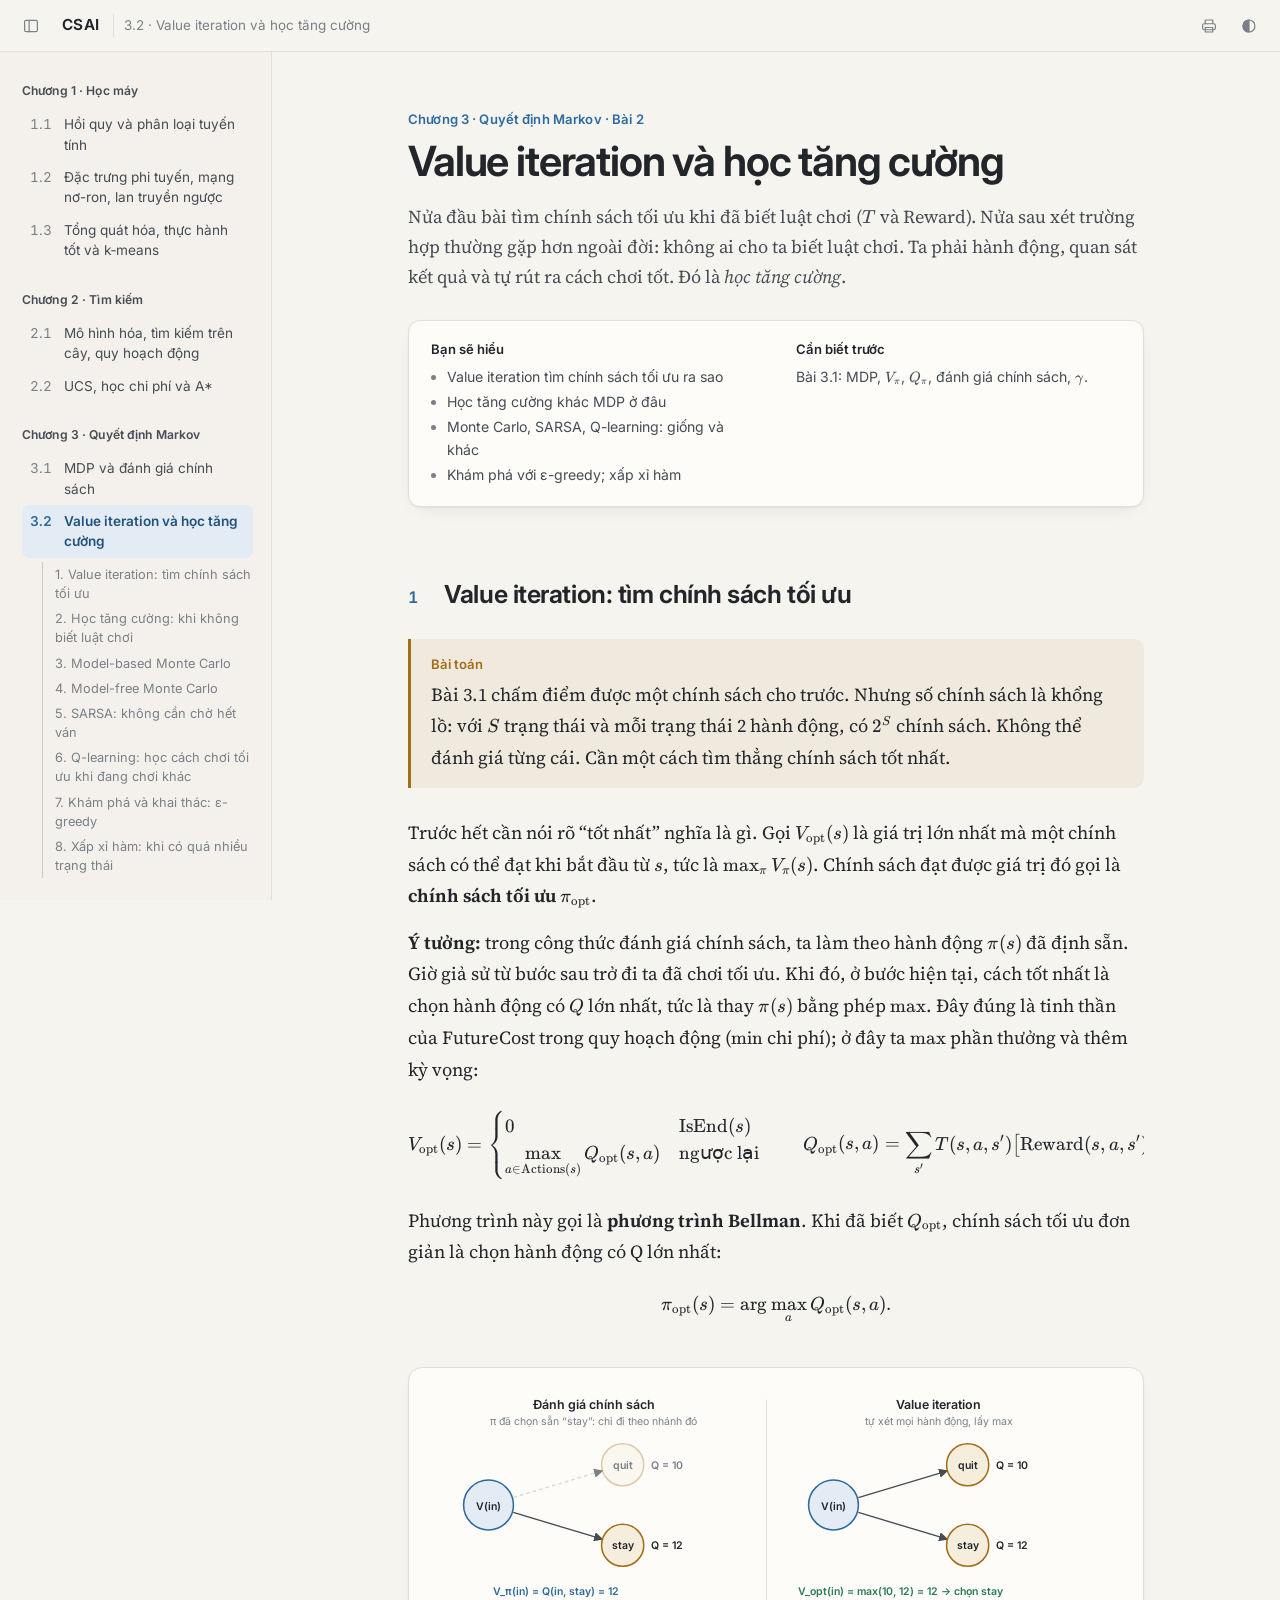
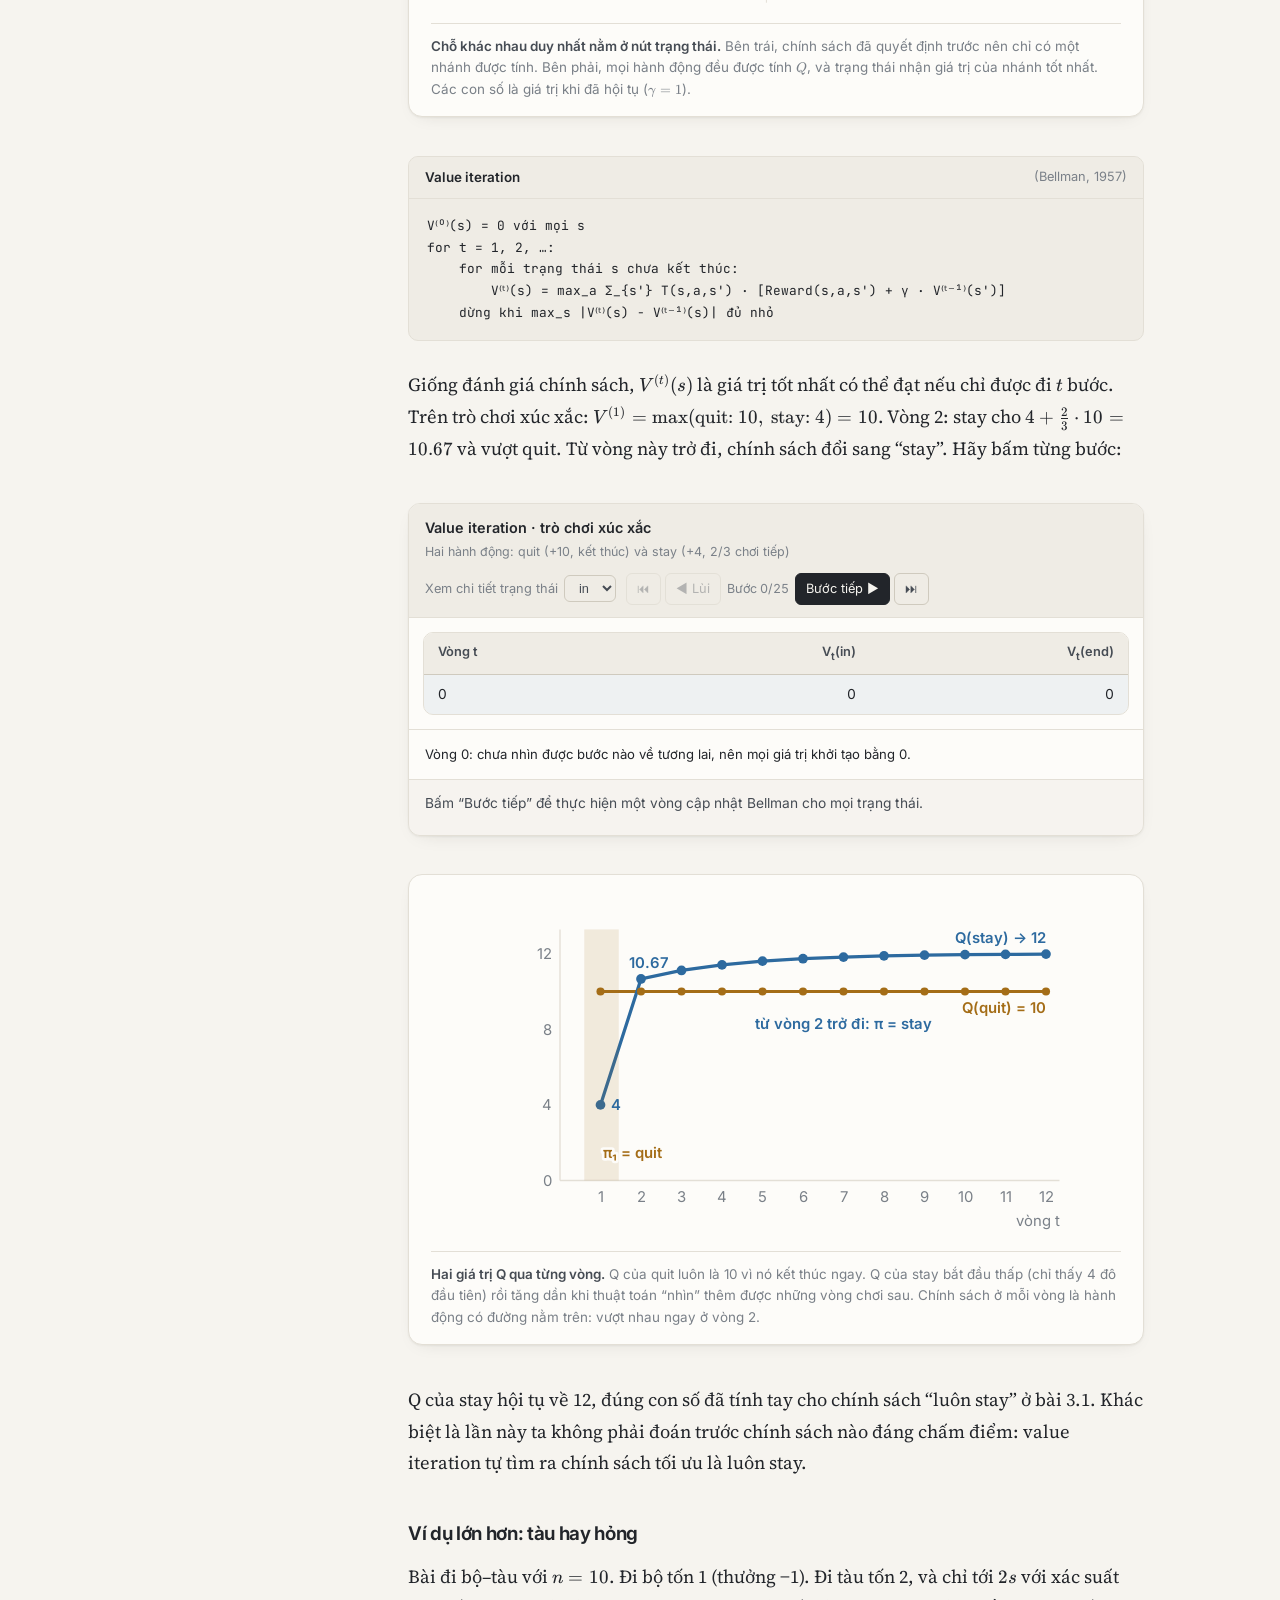
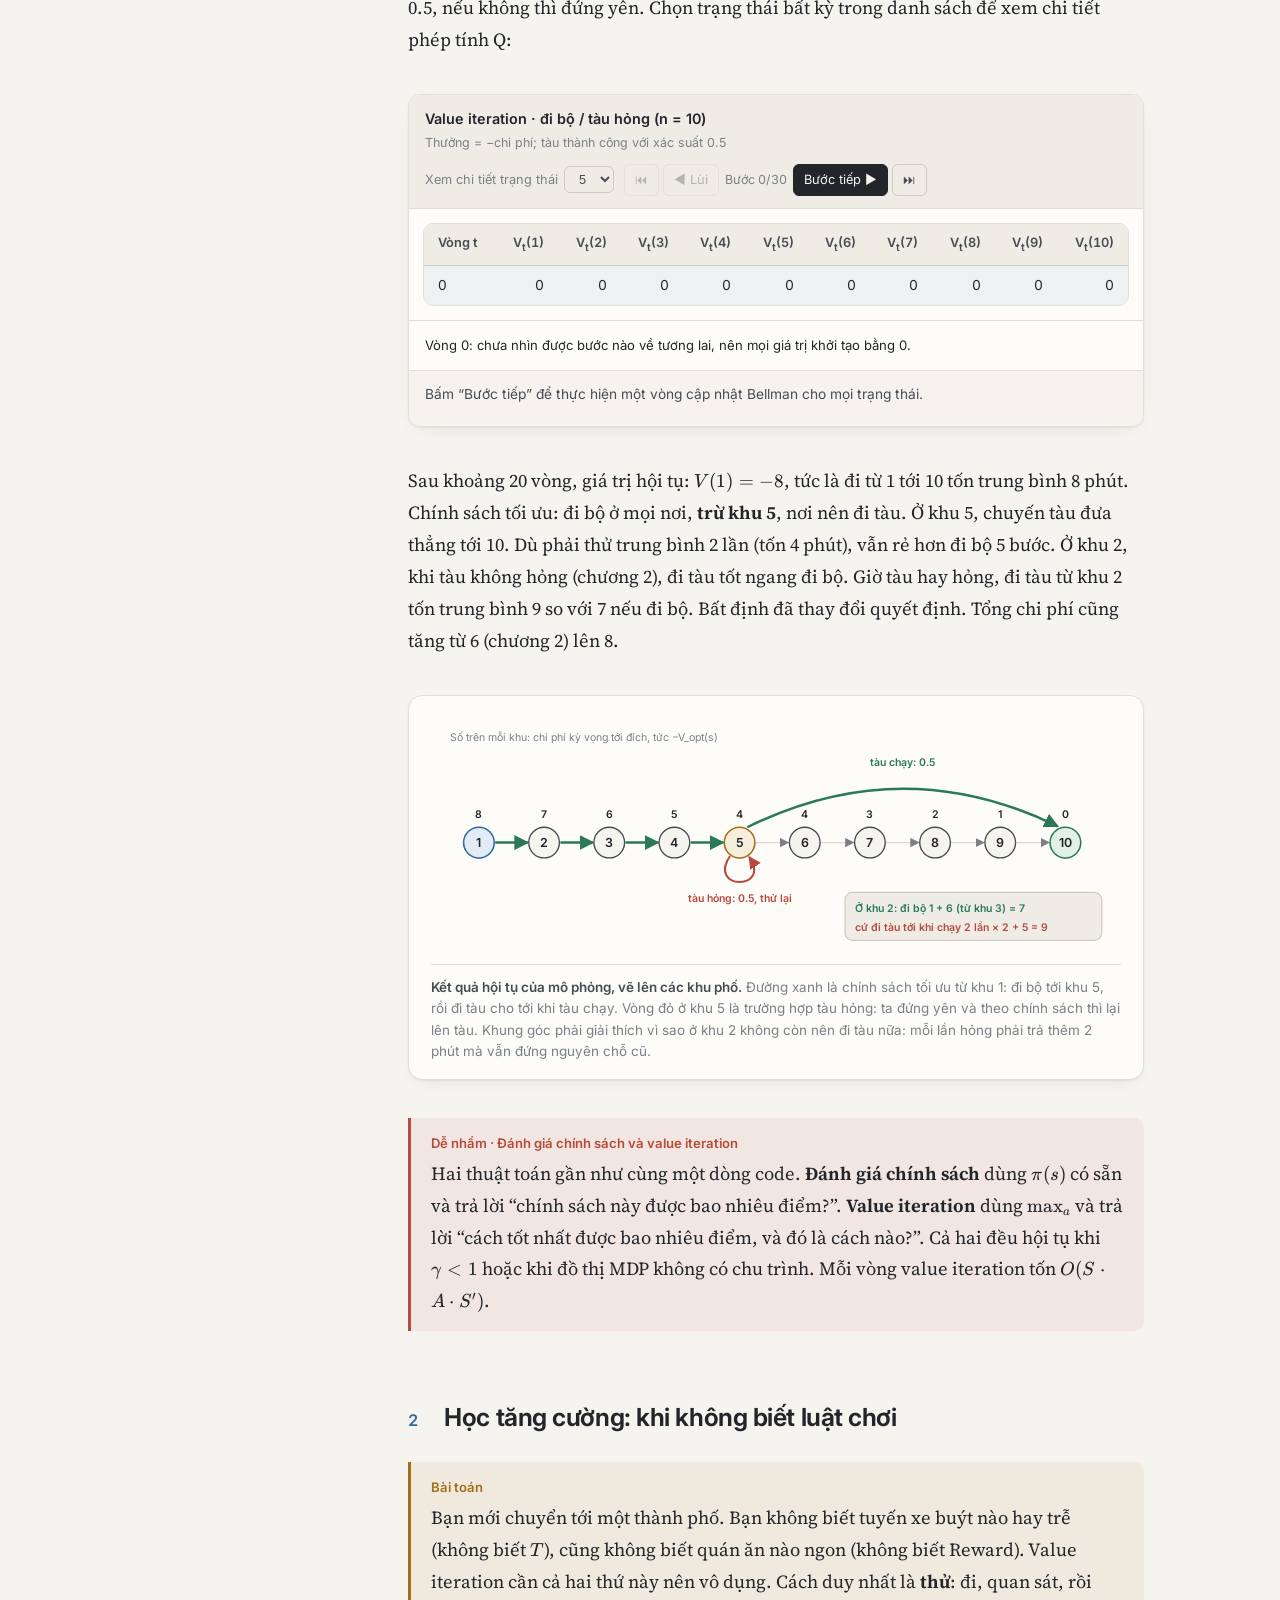
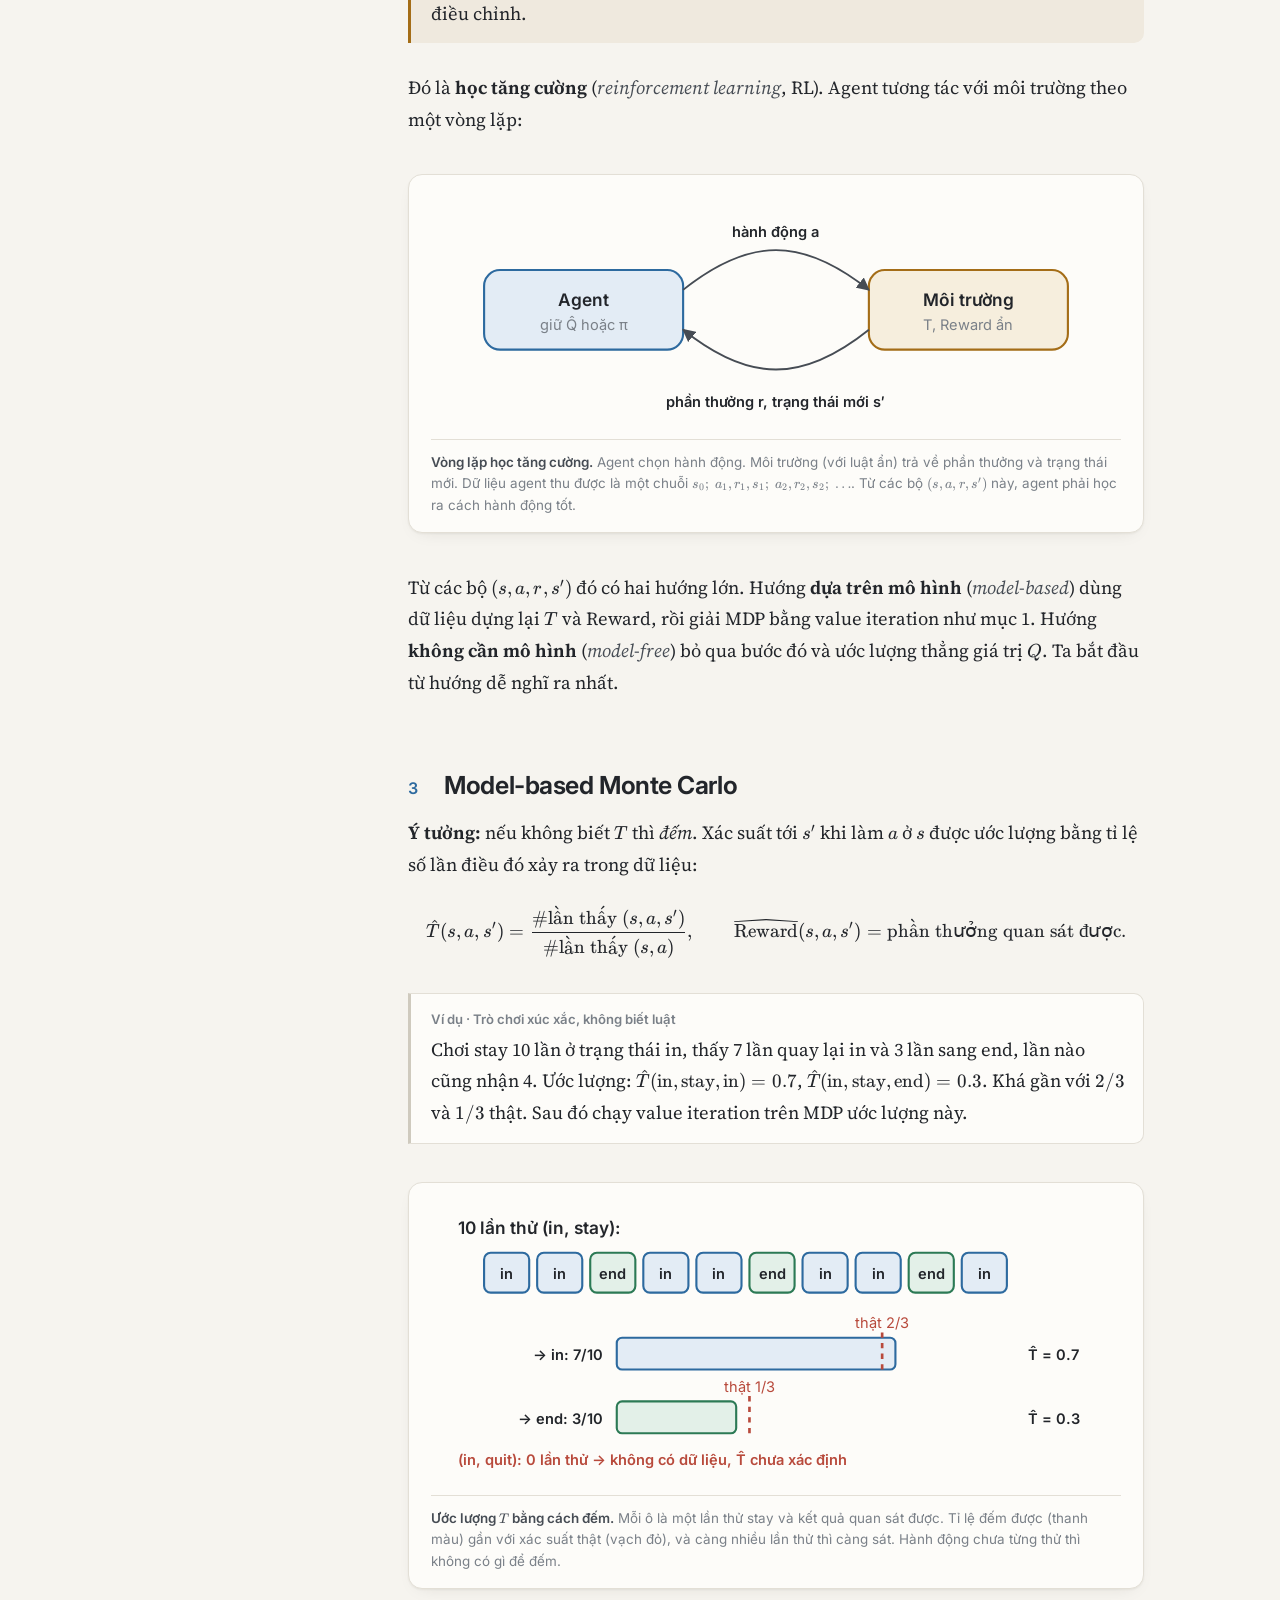
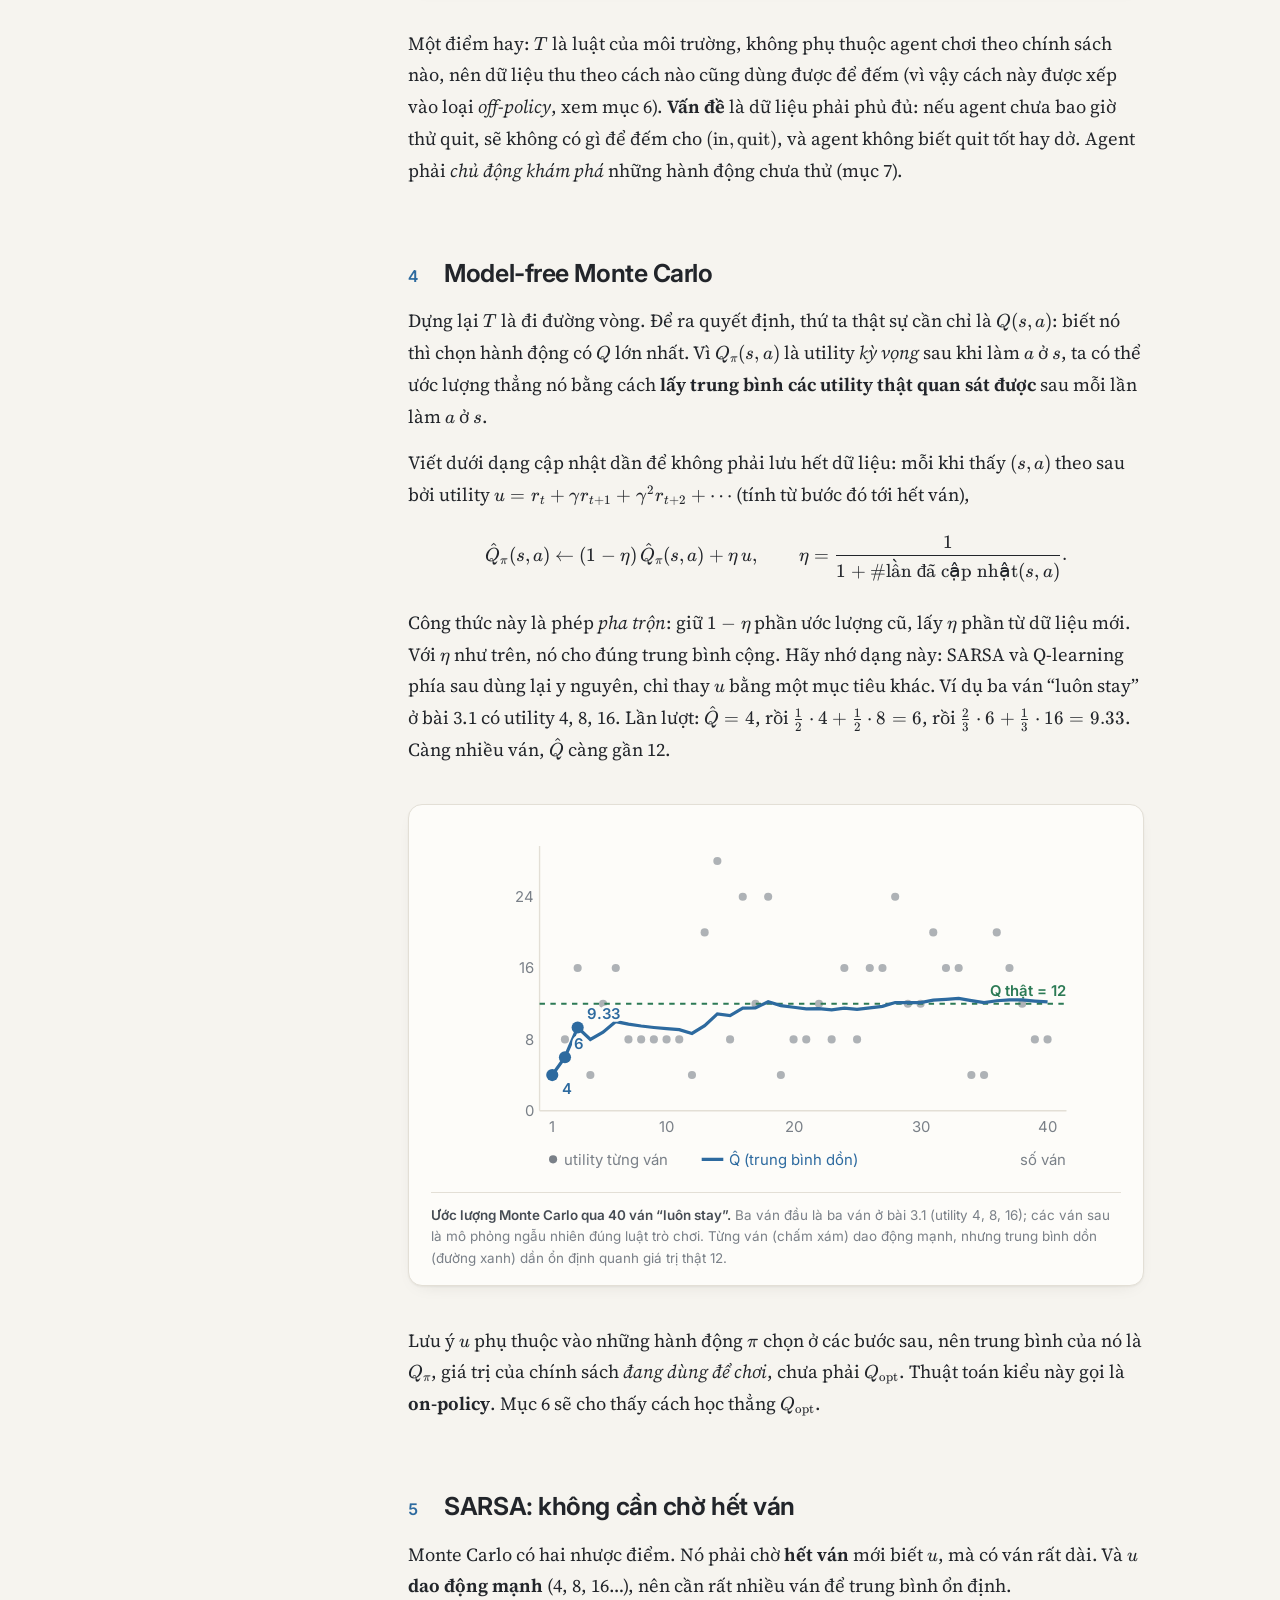
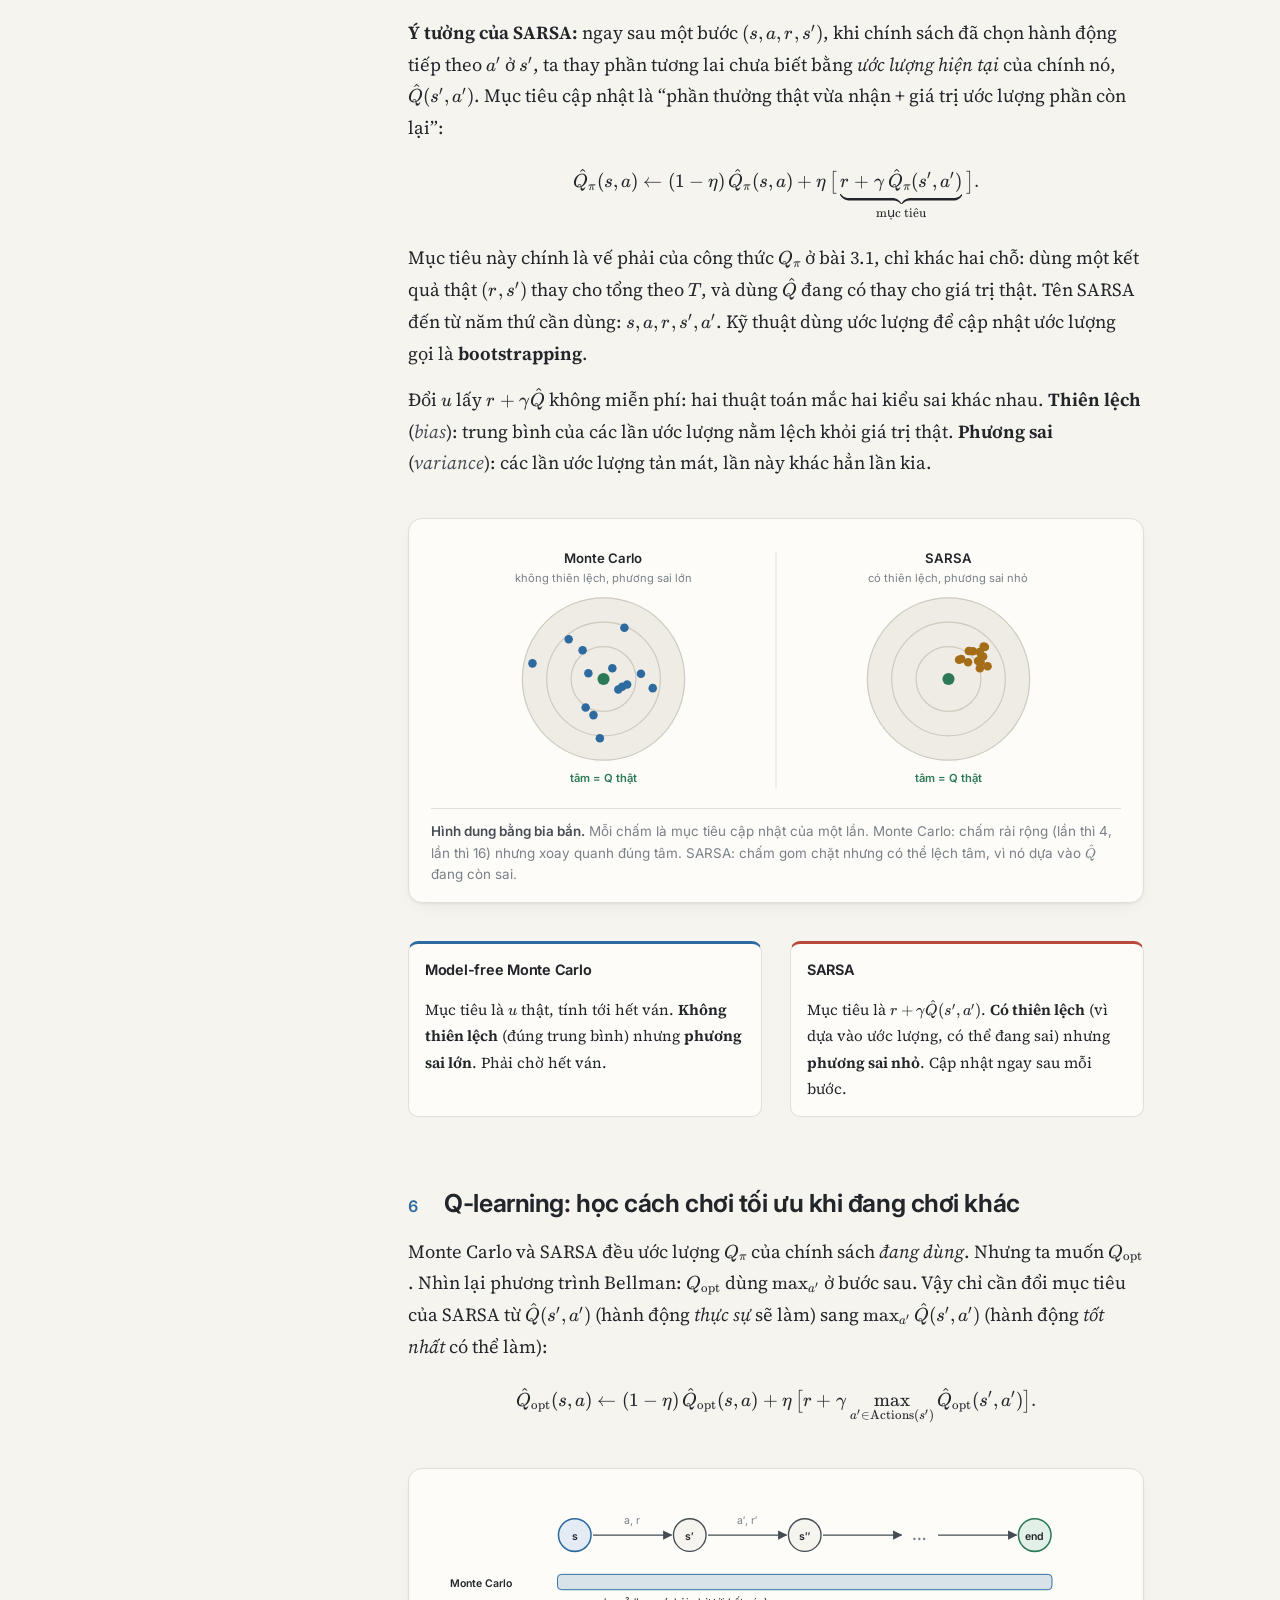
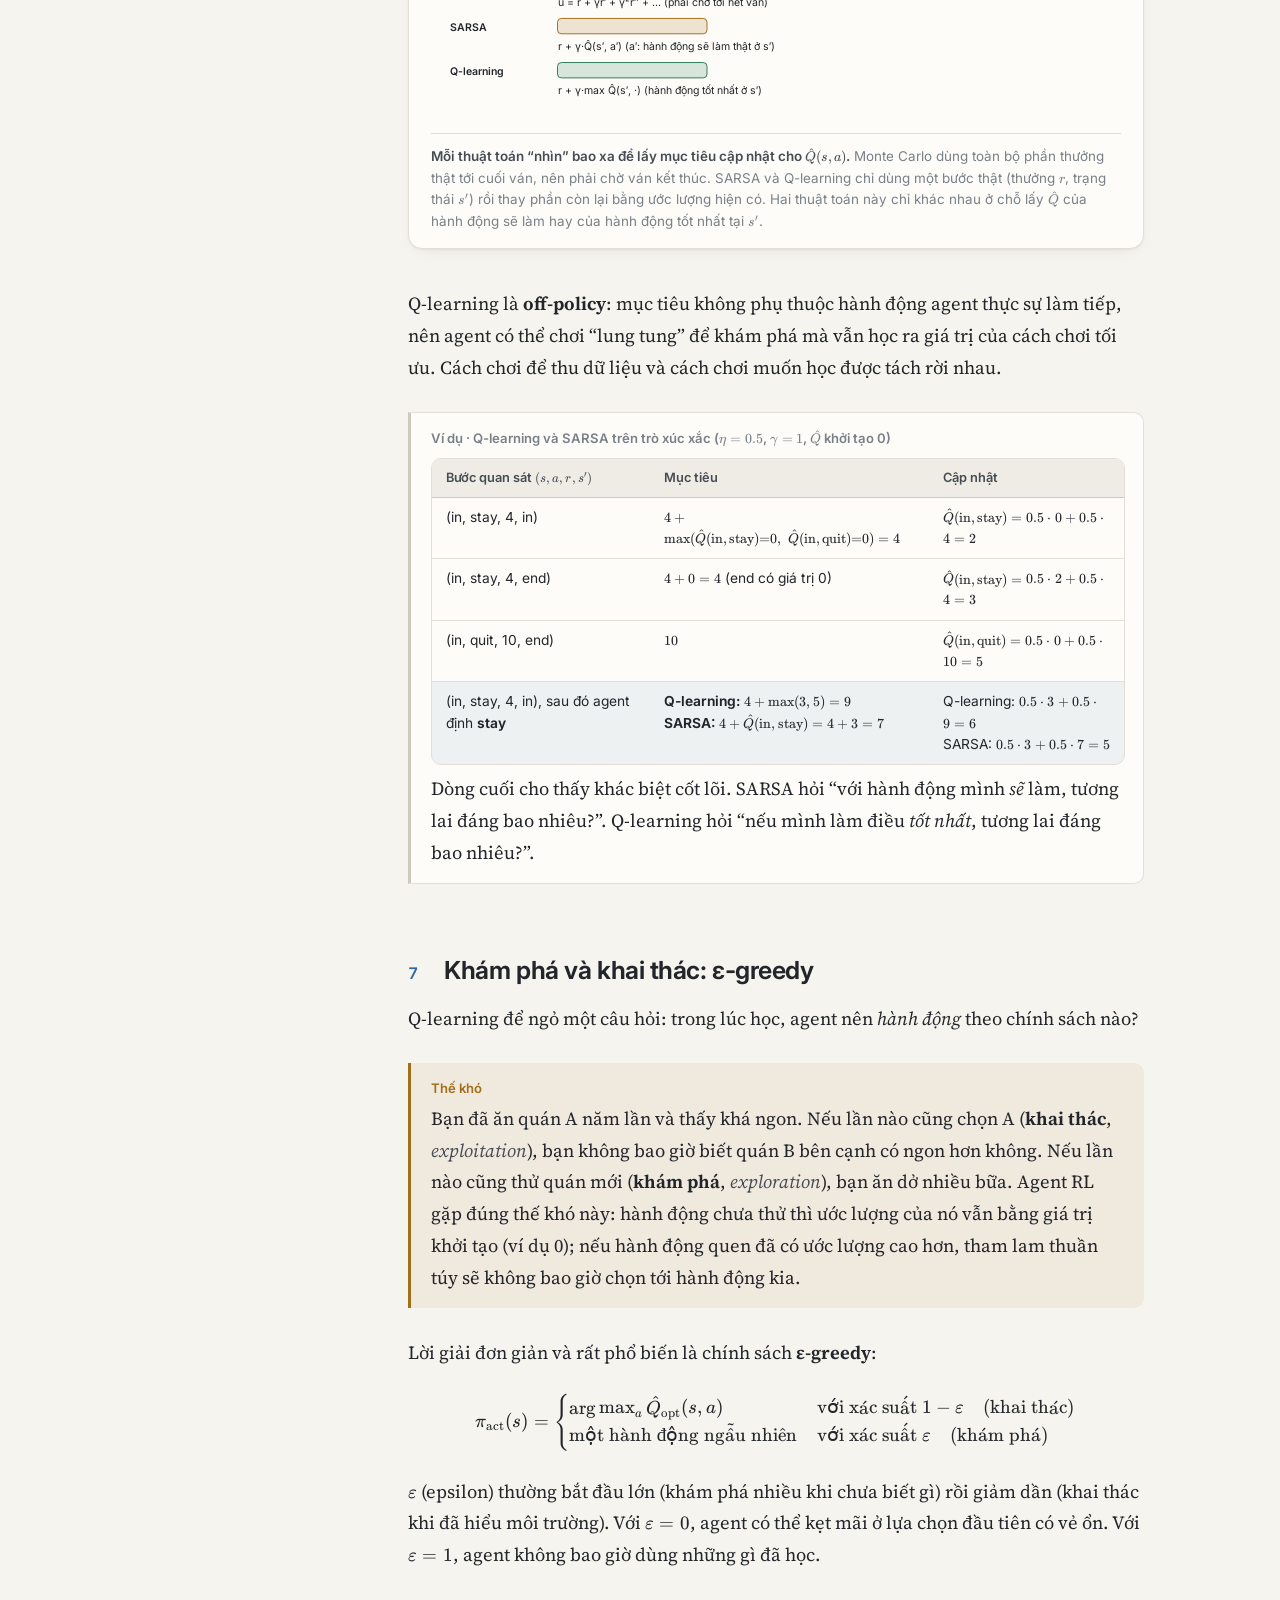
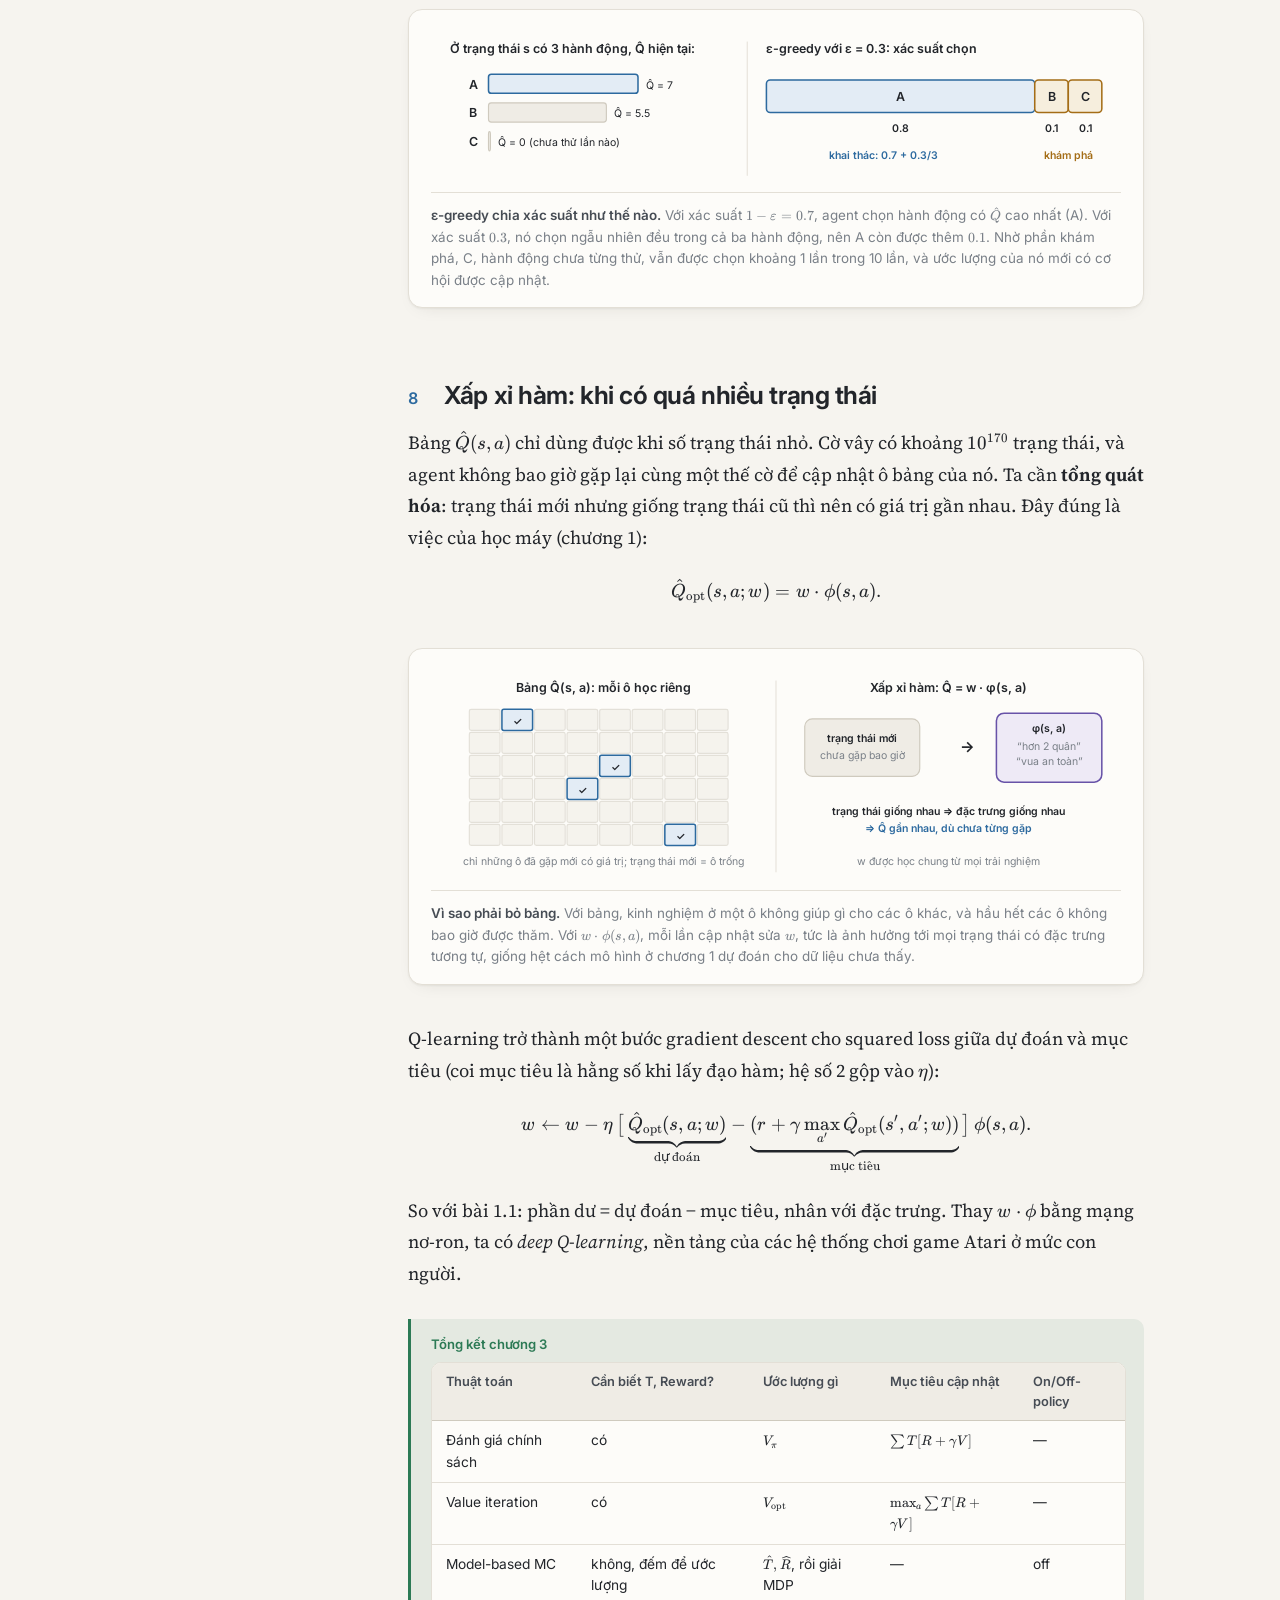
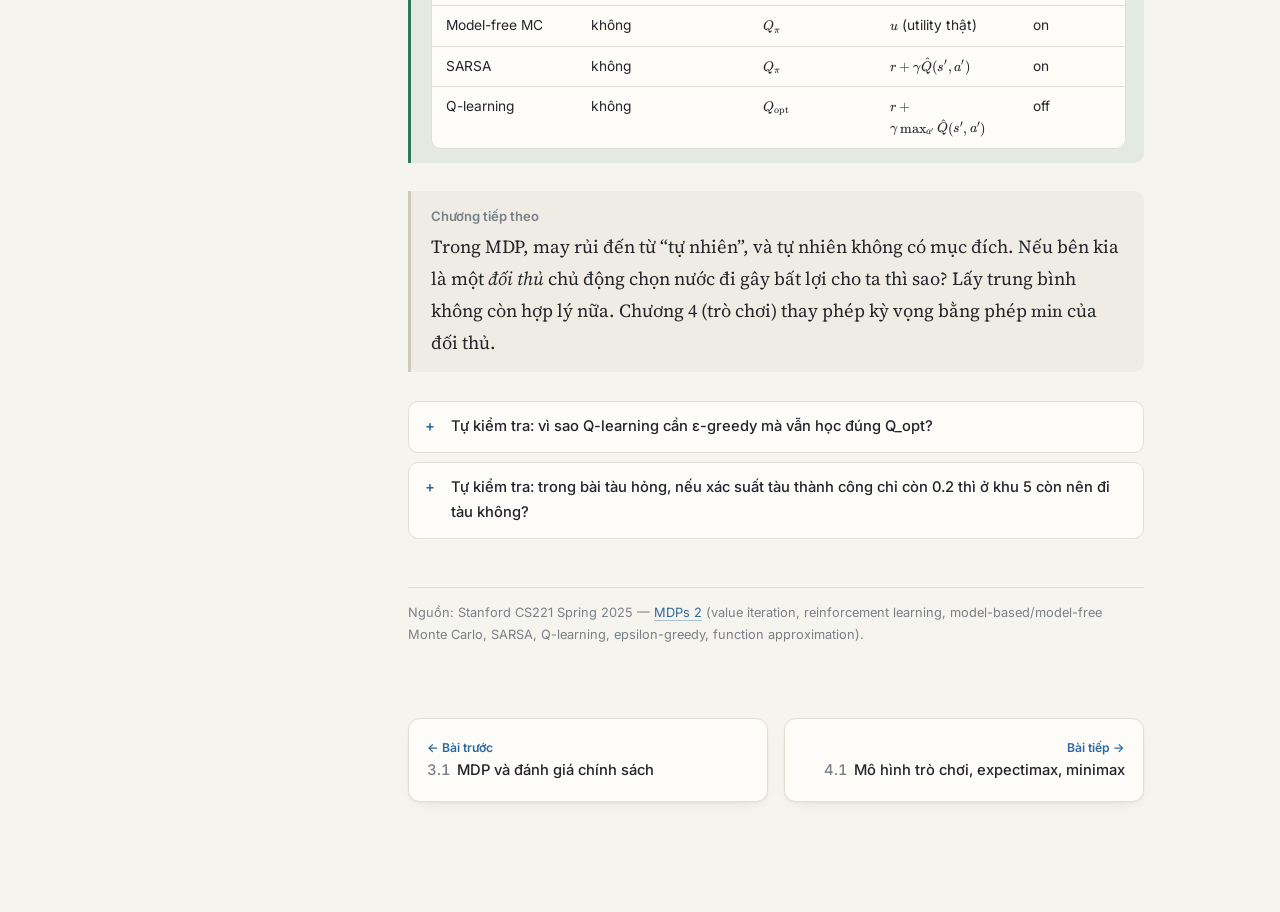
<file: mdp-2-value-iteration-rl.html>
<!doctype html>
<html lang="vi"><head>
<meta charset="utf-8"><meta name="viewport" content="width=device-width,initial-scale=1">
<title>3.2 Value iteration và học tăng cường · CSAI</title>
<meta name="description" content="Bài 3.2: value iteration, học tăng cường, model-based và model-free Monte Carlo, SARSA, Q-learning, epsilon-greedy, xấp xỉ hàm.">
<link rel="preconnect" href="https://fonts.googleapis.com"><link rel="preconnect" href="https://fonts.gstatic.com" crossorigin>
<link href="https://fonts.googleapis.com/css2?family=Inter:wght@400;500;600;700&family=Source+Serif+4:ital,opsz,wght@0,8..60,400;0,8..60,600;1,8..60,400&family=JetBrains+Mono:wght@400;600&display=swap" rel="stylesheet">
<link rel="stylesheet" href="assets/vendor/katex/katex.min.css"><link rel="stylesheet" href="assets/style.css">
<script defer src="assets/vendor/katex/katex.min.js"></script><script defer src="assets/vendor/katex/contrib/auto-render.min.js"></script>
<script defer src="assets/site.js"></script><script defer src="assets/sim.js"></script>
</head>
<body data-page="mdp-2">
<div class="layout"><aside class="sidebar" id="sidebar"></aside>
<main class="page" id="main"><article class="content">

<header class="hero">
  <div class="eyebrow">Chương 3 · Quyết định Markov · Bài 2</div>
  <h1>Value iteration và học tăng cường</h1>
  <p class="lead">Nửa đầu bài tìm chính sách tối ưu khi đã biết luật chơi (\(T\) và Reward). Nửa sau xét trường hợp thường gặp hơn ngoài đời: không ai cho ta biết luật chơi. Ta phải hành động, quan sát kết quả và tự rút ra cách chơi tốt. Đó là <em>học tăng cường</em>.</p>
  <div class="meta">
    <div><h4>Bạn sẽ hiểu</h4><ul><li>Value iteration tìm chính sách tối ưu ra sao</li><li>Học tăng cường khác MDP ở đâu</li><li>Monte Carlo, SARSA, Q-learning: giống và khác</li><li>Khám phá với ε-greedy; xấp xỉ hàm</li></ul></div>
    <div><h4>Cần biết trước</h4><p style="margin:0">Bài 3.1: MDP, \(V_\pi\), \(Q_\pi\), đánh giá chính sách, \(\gamma\).</p></div>
  </div>
</header>

<h2 id="value-iteration"><span class="sec">1</span>Value iteration: tìm chính sách tối ưu</h2>

<div class="box problem"><div class="box-h">Bài toán</div>
<p>Bài 3.1 chấm điểm được một chính sách cho trước. Nhưng số chính sách là khổng lồ: với \(S\) trạng thái và mỗi trạng thái 2 hành động, có \(2^S\) chính sách. Không thể đánh giá từng cái. Cần một cách tìm thẳng chính sách tốt nhất.</p>
</div>

<p>Trước hết cần nói rõ “tốt nhất” nghĩa là gì. Gọi \(V_{\text{opt}}(s)\) là giá trị lớn nhất mà một chính sách có thể đạt khi bắt đầu từ \(s\), tức là \(\max_\pi V_\pi(s)\). Chính sách đạt được giá trị đó gọi là <dfn>chính sách tối ưu</dfn> \(\pi_{\text{opt}}\).</p>
<p><strong>Ý tưởng:</strong> trong công thức đánh giá chính sách, ta làm theo hành động \(\pi(s)\) đã định sẵn. Giờ giả sử từ bước sau trở đi ta đã chơi tối ưu. Khi đó, ở bước hiện tại, cách tốt nhất là chọn hành động có \(Q\) lớn nhất, tức là thay \(\pi(s)\) bằng phép \(\max\). Đây đúng là tinh thần của FutureCost trong quy hoạch động (\(\min\) chi phí); ở đây ta \(\max\) phần thưởng và thêm kỳ vọng:</p>
\[V_{\text{opt}}(s) = \begin{cases} 0 & \text{IsEnd}(s) \\ \max\limits_{a\in\text{Actions}(s)} Q_{\text{opt}}(s,a) & \text{ngược lại} \end{cases}\qquad Q_{\text{opt}}(s,a) = \sum_{s'} T(s,a,s')\big[\text{Reward}(s,a,s') + \gamma V_{\text{opt}}(s')\big].\]
<p>Phương trình này gọi là <dfn>phương trình Bellman</dfn>. Khi đã biết \(Q_{\text{opt}}\), chính sách tối ưu đơn giản là chọn hành động có Q lớn nhất:</p>
\[\pi_{\text{opt}}(s) = \arg\max_{a} Q_{\text{opt}}(s,a).\]

<figure class="fig" id="fig-m2-bellman">
<svg viewBox="0 0 720 226" role="img" aria-label="Cùng một trạng thái: đánh giá chính sách đi theo pi, value iteration lấy max">
<defs><marker id="mG1" viewBox="0 0 10 10" refX="9" refY="5" markerWidth="7" markerHeight="7" orient="auto"><path d="M0,0L10,5L0,10z" class="arrow-head"/></marker></defs><text x="170" y="20" text-anchor="middle" class="t-b">Đánh giá chính sách</text><text x="170" y="37" text-anchor="middle" class="t-small t-muted">π đã chọn sẵn “stay”: chỉ đi theo nhánh đó</text><circle cx="60" cy="120" r="26" class="nd-acc"/><text x="60" y="125" text-anchor="middle" class="t-small t-b">V(in)</text><line x1="85.9" y1="112.2" x2="178.9" y2="84.3" class="ln-faint" marker-end="url(#mG1)" stroke-dasharray="4 3"/><circle cx="200" cy="78" r="22" class="nd-ch" style="opacity:.35"/><text x="200" y="82" text-anchor="middle" class="t-small t-b t-muted">quit</text><text x="230" y="82" class="t-small t-b t-muted">Q = 10</text><line x1="85.9" y1="127.8" x2="178.9" y2="155.7" class="ln-ink" marker-end="url(#mG1)"/><circle cx="200" cy="162" r="22" class="nd-ch"/><text x="200" y="166" text-anchor="middle" class="t-small t-b">stay</text><text x="230" y="166" class="t-small t-b">Q = 12</text><text x="130" y="214" text-anchor="middle" class="t-small t-b t-acc">V_π(in) = Q(in, stay) = 12</text><text x="530" y="20" text-anchor="middle" class="t-b">Value iteration</text><text x="530" y="37" text-anchor="middle" class="t-small t-muted">tự xét mọi hành động, lấy max</text><circle cx="420" cy="120" r="26" class="nd-acc"/><text x="420" y="125" text-anchor="middle" class="t-small t-b">V(in)</text><line x1="445.9" y1="112.2" x2="538.9" y2="84.3" class="ln-ink" marker-end="url(#mG1)"/><circle cx="560" cy="78" r="22" class="nd-ch"/><text x="560" y="82" text-anchor="middle" class="t-small t-b">quit</text><text x="590" y="82" class="t-small t-b">Q = 10</text><line x1="445.9" y1="127.8" x2="538.9" y2="155.7" class="ln-ink" marker-end="url(#mG1)"/><circle cx="560" cy="162" r="22" class="nd-ch"/><text x="560" y="166" text-anchor="middle" class="t-small t-b">stay</text><text x="590" y="166" class="t-small t-b">Q = 12</text><text x="490" y="214" text-anchor="middle" class="t-small t-b t-ok">V_opt(in) = max(10, 12) = 12 → chọn stay</text><line x1="350" y1="10" x2="350" y2="222" class="grid"/>
</svg>
<figcaption><b>Chỗ khác nhau duy nhất nằm ở nút trạng thái.</b> Bên trái, chính sách đã quyết định trước nên chỉ có một nhánh được tính. Bên phải, mọi hành động đều được tính \(Q\), và trạng thái nhận giá trị của nhánh tốt nhất. Các con số là giá trị khi đã hội tụ (\(\gamma = 1\)).</figcaption>
</figure>

<div class="algo"><div class="algo-h">Value iteration <small>(Bellman, 1957)</small></div>
<pre><code>V⁽⁰⁾(s) = 0 với mọi s
for t = 1, 2, …:
    for mỗi trạng thái s chưa kết thúc:
        V⁽ᵗ⁾(s) = max_a Σ_{s'} T(s,a,s') · [Reward(s,a,s') + γ · V⁽ᵗ⁻¹⁾(s')]
    dừng khi max_s |V⁽ᵗ⁾(s) − V⁽ᵗ⁻¹⁾(s)| đủ nhỏ</code></pre></div>

<p>Giống đánh giá chính sách, \(V^{(t)}(s)\) là giá trị tốt nhất có thể đạt nếu chỉ được đi \(t\) bước. Trên trò chơi xúc xắc: \(V^{(1)} = \max(\text{quit: }10,\ \text{stay: }4) = 10\). Vòng 2: stay cho \(4 + \frac23\cdot10 = 10.67\) và vượt quit. Từ vòng này trở đi, chính sách đổi sang “stay”. Hãy bấm từng bước:</p>

<div class="sim" data-sim="vi"><script type="application/json">{"title":"Value iteration · trò chơi xúc xắc","sub":"Hai hành động: quit (+10, kết thúc) và stay (+4, 2/3 chơi tiếp)","states":["in","end"],"end":["end"],"gamma":1,"iters":25,"focus":"in","T":{"in":{"quit":[["end",1,10]],"stay":[["in",0.6666666667,4],["end",0.3333333333,4]]}}}</script></div>

<figure class="fig" id="fig-m2-dice-q">
<svg viewBox="0 0 440 250" role="img" aria-label="Q quit và Q stay theo vòng lặp value iteration">
<line x1="60" y1="210" x2="430" y2="210" class="grid"/><line x1="60" y1="24" x2="60" y2="210" class="grid"/><text x="90" y="226" text-anchor="middle" class="t-small t-muted">1</text><text x="120" y="226" text-anchor="middle" class="t-small t-muted">2</text><text x="150" y="226" text-anchor="middle" class="t-small t-muted">3</text><text x="180" y="226" text-anchor="middle" class="t-small t-muted">4</text><text x="210" y="226" text-anchor="middle" class="t-small t-muted">5</text><text x="240" y="226" text-anchor="middle" class="t-small t-muted">6</text><text x="270" y="226" text-anchor="middle" class="t-small t-muted">7</text><text x="300" y="226" text-anchor="middle" class="t-small t-muted">8</text><text x="330" y="226" text-anchor="middle" class="t-small t-muted">9</text><text x="360" y="226" text-anchor="middle" class="t-small t-muted">10</text><text x="390" y="226" text-anchor="middle" class="t-small t-muted">11</text><text x="420" y="226" text-anchor="middle" class="t-small t-muted">12</text><text x="430" y="244" text-anchor="end" class="t-small t-muted">vòng t</text><text x="54" y="214" text-anchor="end" class="t-small t-muted">0</text><text x="54" y="158" text-anchor="end" class="t-small t-muted">4</text><text x="54" y="102" text-anchor="end" class="t-small t-muted">8</text><text x="54" y="46" text-anchor="end" class="t-small t-muted">12</text><line x1="90" y1="70" x2="420" y2="70" class="ln-ch" style="stroke-width:2.2"/><path d="M90,154 L120,60.7 L150,54.4 L180,50.3 L210,47.5 L240,45.7 L270,44.5 L300,43.6 L330,43.1 L360,42.7 L390,42.5 L420,42.3" class="ln-acc"/><circle cx="90" cy="154" r="3.6" class="f-acc"/><circle cx="120" cy="60.7" r="3.6" class="f-acc"/><circle cx="150" cy="54.4" r="3.6" class="f-acc"/><circle cx="180" cy="50.3" r="3.6" class="f-acc"/><circle cx="210" cy="47.5" r="3.6" class="f-acc"/><circle cx="240" cy="45.7" r="3.6" class="f-acc"/><circle cx="270" cy="44.5" r="3.6" class="f-acc"/><circle cx="300" cy="43.6" r="3.6" class="f-acc"/><circle cx="330" cy="43.1" r="3.6" class="f-acc"/><circle cx="360" cy="42.7" r="3.6" class="f-acc"/><circle cx="390" cy="42.5" r="3.6" class="f-acc"/><circle cx="420" cy="42.3" r="3.6" class="f-acc"/><circle cx="90" cy="70" r="3" class="f-ch"/><circle cx="120" cy="70" r="3" class="f-ch"/><circle cx="150" cy="70" r="3" class="f-ch"/><circle cx="180" cy="70" r="3" class="f-ch"/><circle cx="210" cy="70" r="3" class="f-ch"/><circle cx="240" cy="70" r="3" class="f-ch"/><circle cx="270" cy="70" r="3" class="f-ch"/><circle cx="300" cy="70" r="3" class="f-ch"/><circle cx="330" cy="70" r="3" class="f-ch"/><circle cx="360" cy="70" r="3" class="f-ch"/><circle cx="390" cy="70" r="3" class="f-ch"/><circle cx="420" cy="70" r="3" class="f-ch"/><rect x="78" y="24" width="25.5" height="186" class="z-ch"/><text x="92" y="193.2" class="t-small t-ch t-b halo">π₁ = quit</text><text x="270" y="98" text-anchor="middle" class="t-small t-acc t-b">từ vòng 2 trở đi: π = stay</text><text x="420" y="86" text-anchor="end" class="t-small t-ch t-b">Q(quit) = 10</text><text x="420" y="34" text-anchor="end" class="t-small t-acc t-b">Q(stay) → 12</text><text x="98" y="158" class="t-small t-acc t-b">4</text><text x="126" y="52.6" text-anchor="middle" class="t-small t-acc t-b">10.67</text>
</svg>
<figcaption><b>Hai giá trị Q qua từng vòng.</b> Q của quit luôn là 10 vì nó kết thúc ngay. Q của stay bắt đầu thấp (chỉ thấy 4 đô đầu tiên) rồi tăng dần khi thuật toán “nhìn” thêm được những vòng chơi sau. Chính sách ở mỗi vòng là hành động có đường nằm trên: vượt nhau ngay ở vòng 2.</figcaption>
</figure>

<p>Q của stay hội tụ về 12, đúng con số đã tính tay cho chính sách “luôn stay” ở bài 3.1. Khác biệt là lần này ta không phải đoán trước chính sách nào đáng chấm điểm: value iteration tự tìm ra chính sách tối ưu là luôn stay.</p>

<h3>Ví dụ lớn hơn: tàu hay hỏng</h3>
<p>Bài đi bộ–tàu với \(n = 10\). Đi bộ tốn 1 (thưởng −1). Đi tàu tốn 2, và chỉ tới \(2s\) với xác suất 0.5, nếu không thì đứng yên. Chọn trạng thái bất kỳ trong danh sách để xem chi tiết phép tính Q:</p>

<div class="sim" data-sim="vi"><script type="application/json">{"title":"Value iteration · đi bộ / tàu hỏng (n = 10)","sub":"Thưởng = −chi phí; tàu thành công với xác suất 0.5","states":["1","2","3","4","5","6","7","8","9","10"],"end":["10"],"gamma":1,"iters":30,"focus":"5","T":{"1":{"bộ":[["2",1,-1]],"tàu":[["2",0.5,-2],["1",0.5,-2]]},"2":{"bộ":[["3",1,-1]],"tàu":[["4",0.5,-2],["2",0.5,-2]]},"3":{"bộ":[["4",1,-1]],"tàu":[["6",0.5,-2],["3",0.5,-2]]},"4":{"bộ":[["5",1,-1]],"tàu":[["8",0.5,-2],["4",0.5,-2]]},"5":{"bộ":[["6",1,-1]],"tàu":[["10",0.5,-2],["5",0.5,-2]]},"6":{"bộ":[["7",1,-1]]},"7":{"bộ":[["8",1,-1]]},"8":{"bộ":[["9",1,-1]]},"9":{"bộ":[["10",1,-1]]}}}</script></div>

<p>Sau khoảng 20 vòng, giá trị hội tụ: \(V(1) = -8\), tức là đi từ 1 tới 10 tốn trung bình 8 phút. Chính sách tối ưu: đi bộ ở mọi nơi, <b>trừ khu 5</b>, nơi nên đi tàu. Ở khu 5, chuyến tàu đưa thẳng tới 10. Dù phải thử trung bình 2 lần (tốn 4 phút), vẫn rẻ hơn đi bộ 5 bước. Ở khu 2, khi tàu không hỏng (chương 2), đi tàu tốt ngang đi bộ. Giờ tàu hay hỏng, đi tàu từ khu 2 tốn trung bình 9 so với 7 nếu đi bộ. Bất định đã thay đổi quyết định. Tổng chi phí cũng tăng từ 6 (chương 2) lên 8.</p>

<figure class="fig" id="fig-m2-tram-policy">
<svg viewBox="0 0 720 240" role="img" aria-label="Chính sách tối ưu và chi phí kỳ vọng của bài tàu hỏng">
<defs><marker id="mG3" viewBox="0 0 10 10" refX="9" refY="5" markerWidth="7" markerHeight="7" orient="auto"><path d="M0,0L10,5L0,10z" class="arrow-head"/></marker><marker id="mG3o" viewBox="0 0 10 10" refX="9" refY="5" markerWidth="6" markerHeight="6" orient="auto"><path d="M0,0L10,5L0,10z" class="f-ok"/></marker><marker id="mG3m" viewBox="0 0 10 10" refX="9" refY="5" markerWidth="6" markerHeight="6" orient="auto"><path d="M0,0L10,5L0,10z" class="f-min"/></marker></defs><line x1="67" y1="130" x2="101" y2="130" class="ln-ok" marker-end="url(#mG3o)"/><line x1="135" y1="130" x2="169" y2="130" class="ln-ok" marker-end="url(#mG3o)"/><line x1="203" y1="130" x2="237" y2="130" class="ln-ok" marker-end="url(#mG3o)"/><line x1="271" y1="130" x2="305" y2="130" class="ln-ok" marker-end="url(#mG3o)"/><line x1="339" y1="130" x2="373" y2="130" class="ln-faint" marker-end="url(#mG3)"/><line x1="407" y1="130" x2="441" y2="130" class="ln-faint" marker-end="url(#mG3)"/><line x1="475" y1="130" x2="509" y2="130" class="ln-faint" marker-end="url(#mG3)"/><line x1="543" y1="130" x2="577" y2="130" class="ln-faint" marker-end="url(#mG3)"/><line x1="611" y1="130" x2="645" y2="130" class="ln-faint" marker-end="url(#mG3)"/><path d="M330,114 Q492.0,34 654,113" class="ln-ok" marker-end="url(#mG3o)"/><path d="M312,144 C288,180 356,180 332,145" class="ln-min" marker-end="url(#mG3m)"/><text x="492" y="50" text-anchor="middle" class="t-small t-ok t-b halo">tàu chạy: 0.5</text><text x="322" y="192" text-anchor="middle" class="t-small t-min t-b">tàu hỏng: 0.5, thử lại</text><circle cx="50" cy="130" r="16" class="nd-acc"/><text x="50" y="135" text-anchor="middle" class="t-b">1</text><text x="50" y="104" text-anchor="middle" class="t-small t-b">8</text><circle cx="118" cy="130" r="16" class="nd"/><text x="118" y="135" text-anchor="middle" class="t-b">2</text><text x="118" y="104" text-anchor="middle" class="t-small t-b">7</text><circle cx="186" cy="130" r="16" class="nd"/><text x="186" y="135" text-anchor="middle" class="t-b">3</text><text x="186" y="104" text-anchor="middle" class="t-small t-b">6</text><circle cx="254" cy="130" r="16" class="nd"/><text x="254" y="135" text-anchor="middle" class="t-b">4</text><text x="254" y="104" text-anchor="middle" class="t-small t-b">5</text><circle cx="322" cy="130" r="16" class="nd-ch"/><text x="322" y="135" text-anchor="middle" class="t-b">5</text><text x="322" y="104" text-anchor="middle" class="t-small t-b">4</text><circle cx="390" cy="130" r="16" class="nd"/><text x="390" y="135" text-anchor="middle" class="t-b">6</text><text x="390" y="104" text-anchor="middle" class="t-small t-b">4</text><circle cx="458" cy="130" r="16" class="nd"/><text x="458" y="135" text-anchor="middle" class="t-b">7</text><text x="458" y="104" text-anchor="middle" class="t-small t-b">3</text><circle cx="526" cy="130" r="16" class="nd"/><text x="526" y="135" text-anchor="middle" class="t-b">8</text><text x="526" y="104" text-anchor="middle" class="t-small t-b">2</text><circle cx="594" cy="130" r="16" class="nd"/><text x="594" y="135" text-anchor="middle" class="t-b">9</text><text x="594" y="104" text-anchor="middle" class="t-small t-b">1</text><circle cx="662" cy="130" r="16" class="nd-ok"/><text x="662" y="135" text-anchor="middle" class="t-b">10</text><text x="662" y="104" text-anchor="middle" class="t-small t-b">0</text><text x="20" y="24" class="t-small t-muted">Số trên mỗi khu: chi phí kỳ vọng tới đích, tức −V_opt(s)</text><rect x="432" y="182" width="268" height="50" rx="8" class="nd-soft"/><text x="442" y="202" class="t-small t-b t-ok">Ở khu 2: đi bộ  1 + 6 (từ khu 3) = 7</text><text x="442" y="222" class="t-small t-b t-min">cứ đi tàu tới khi chạy  2 lần × 2 + 5 = 9</text>
</svg>
<figcaption><b>Kết quả hội tụ của mô phỏng, vẽ lên các khu phố.</b> Đường xanh là chính sách tối ưu từ khu 1: đi bộ tới khu 5, rồi đi tàu cho tới khi tàu chạy. Vòng đỏ ở khu 5 là trường hợp tàu hỏng: ta đứng yên và theo chính sách thì lại lên tàu. Khung góc phải giải thích vì sao ở khu 2 không còn nên đi tàu nữa: mỗi lần hỏng phải trả thêm 2 phút mà vẫn đứng nguyên chỗ cũ.</figcaption>
</figure>

<div class="box pitfall"><div class="box-h">Dễ nhầm · Đánh giá chính sách và value iteration</div>
<p>Hai thuật toán gần như cùng một dòng code. <b>Đánh giá chính sách</b> dùng \(\pi(s)\) có sẵn và trả lời “chính sách này được bao nhiêu điểm?”. <b>Value iteration</b> dùng \(\max_a\) và trả lời “cách tốt nhất được bao nhiêu điểm, và đó là cách nào?”. Cả hai đều hội tụ khi \(\gamma < 1\) hoặc khi đồ thị MDP không có chu trình. Mỗi vòng value iteration tốn \(O(S\cdot A\cdot S')\).</p>
</div>

<h2 id="rl"><span class="sec">2</span>Học tăng cường: khi không biết luật chơi</h2>

<div class="box problem"><div class="box-h">Bài toán</div>
<p>Bạn mới chuyển tới một thành phố. Bạn không biết tuyến xe buýt nào hay trễ (không biết \(T\)), cũng không biết quán ăn nào ngon (không biết Reward). Value iteration cần cả hai thứ này nên vô dụng. Cách duy nhất là <b>thử</b>: đi, quan sát, rồi điều chỉnh.</p>
</div>

<p>Đó là <dfn>học tăng cường</dfn> (<span class="en">reinforcement learning</span>, RL). Agent tương tác với môi trường theo một vòng lặp:</p>

<figure class="fig">
<svg viewBox="0 0 520 170" role="img" aria-label="Vòng lặp agent và môi trường">
  <defs><marker id="m6a" viewBox="0 0 10 10" refX="9" refY="5" markerWidth="7" markerHeight="7" orient="auto"><path d="M0,0L10,5L0,10z" class="arrow-head"/></marker></defs>
  <rect x="40" y="55" width="150" height="60" rx="12" class="nd-acc"/><text x="115" y="82" text-anchor="middle" class="t-b">Agent</text><text x="115" y="100" text-anchor="middle" class="t-small t-muted">giữ Q̂ hoặc π</text>
  <rect x="330" y="55" width="150" height="60" rx="12" class="nd-ch"/><text x="405" y="82" text-anchor="middle" class="t-b">Môi trường</text><text x="405" y="100" text-anchor="middle" class="t-small t-muted">T, Reward ẩn</text>
  <path d="M190,70 C240,30 280,30 330,70" class="ln-ink" marker-end="url(#m6a)"/>
  <path d="M330,100 C280,140 240,140 190,100" class="ln-ink" marker-end="url(#m6a)"/>
  <text x="260" y="30" text-anchor="middle" class="t-small t-b">hành động a</text>
  <text x="260" y="158" text-anchor="middle" class="t-small t-b">phần thưởng r, trạng thái mới s′</text>
</svg>
<figcaption><b>Vòng lặp học tăng cường.</b> Agent chọn hành động. Môi trường (với luật ẩn) trả về phần thưởng và trạng thái mới. Dữ liệu agent thu được là một chuỗi \(s_0;\ a_1, r_1, s_1;\ a_2, r_2, s_2;\ \dots\). Từ các bộ \((s, a, r, s')\) này, agent phải học ra cách hành động tốt.</figcaption>
</figure>

<p>Từ các bộ \((s, a, r, s')\) đó có hai hướng lớn. Hướng <b>dựa trên mô hình</b> (<span class="en">model-based</span>) dùng dữ liệu dựng lại \(T\) và Reward, rồi giải MDP bằng value iteration như mục 1. Hướng <b>không cần mô hình</b> (<span class="en">model-free</span>) bỏ qua bước đó và ước lượng thẳng giá trị \(Q\). Ta bắt đầu từ hướng dễ nghĩ ra nhất.</p>

<h2 id="model-based"><span class="sec">3</span>Model-based Monte Carlo</h2>
<p><strong>Ý tưởng:</strong> nếu không biết \(T\) thì <em>đếm</em>. Xác suất tới \(s'\) khi làm \(a\) ở \(s\) được ước lượng bằng tỉ lệ số lần điều đó xảy ra trong dữ liệu:</p>
\[\hat T(s, a, s') = \frac{\#\text{lần thấy }(s, a, s')}{\#\text{lần thấy }(s, a)}, \qquad \widehat{\text{Reward}}(s,a,s') = \text{phần thưởng quan sát được}.\]
<div class="box example"><div class="box-h">Ví dụ · Trò chơi xúc xắc, không biết luật</div>
<p>Chơi stay 10 lần ở trạng thái in, thấy 7 lần quay lại in và 3 lần sang end, lần nào cũng nhận 4. Ước lượng: \(\hat T(\text{in}, \text{stay}, \text{in}) = 0.7\), \(\hat T(\text{in}, \text{stay}, \text{end}) = 0.3\). Khá gần với \(2/3\) và \(1/3\) thật. Sau đó chạy value iteration trên MDP ước lượng này.</p>
</div>
<figure class="fig" id="fig-m2-count">
<svg viewBox="0 0 520 206" role="img" aria-label="Đếm kết quả để ước lượng xác suất chuyển trạng thái">
<text x="20" y="22" class="t-b">10 lần thử (in, stay):</text><rect x="40" y="36" width="34" height="30" rx="5" class="nd-acc"/><text x="57" y="56" text-anchor="middle" class="t-small t-b">in</text><rect x="80" y="36" width="34" height="30" rx="5" class="nd-acc"/><text x="97" y="56" text-anchor="middle" class="t-small t-b">in</text><rect x="120" y="36" width="34" height="30" rx="5" class="nd-ok"/><text x="137" y="56" text-anchor="middle" class="t-small t-b">end</text><rect x="160" y="36" width="34" height="30" rx="5" class="nd-acc"/><text x="177" y="56" text-anchor="middle" class="t-small t-b">in</text><rect x="200" y="36" width="34" height="30" rx="5" class="nd-acc"/><text x="217" y="56" text-anchor="middle" class="t-small t-b">in</text><rect x="240" y="36" width="34" height="30" rx="5" class="nd-ok"/><text x="257" y="56" text-anchor="middle" class="t-small t-b">end</text><rect x="280" y="36" width="34" height="30" rx="5" class="nd-acc"/><text x="297" y="56" text-anchor="middle" class="t-small t-b">in</text><rect x="320" y="36" width="34" height="30" rx="5" class="nd-acc"/><text x="337" y="56" text-anchor="middle" class="t-small t-b">in</text><rect x="360" y="36" width="34" height="30" rx="5" class="nd-ok"/><text x="377" y="56" text-anchor="middle" class="t-small t-b">end</text><rect x="400" y="36" width="34" height="30" rx="5" class="nd-acc"/><text x="417" y="56" text-anchor="middle" class="t-small t-b">in</text><text x="130" y="117" text-anchor="end" class="t-small t-b">→ in: 7/10</text><rect x="140" y="100" width="210" height="24" rx="4" class="nd-acc"/><text x="450" y="117" class="t-small t-b">T̂ = 0.7</text><line x1="340" y1="96" x2="340" y2="128" class="ln-dash" style="stroke:var(--min);stroke-width:2"/><text x="340" y="93" text-anchor="middle" class="t-small t-min">thật 2/3</text><text x="130" y="165" text-anchor="end" class="t-small t-b">→ end: 3/10</text><rect x="140" y="148" width="90" height="24" rx="4" class="nd-ok"/><text x="450" y="165" class="t-small t-b">T̂ = 0.3</text><line x1="240" y1="144" x2="240" y2="176" class="ln-dash" style="stroke:var(--min);stroke-width:2"/><text x="240" y="141" text-anchor="middle" class="t-small t-min">thật 1/3</text><text x="20" y="196" class="t-small t-min t-b">(in, quit): 0 lần thử → không có dữ liệu, T̂ chưa xác định</text>
</svg>
<figcaption><b>Ước lượng \(T\) bằng cách đếm.</b> Mỗi ô là một lần thử stay và kết quả quan sát được. Tỉ lệ đếm được (thanh màu) gần với xác suất thật (vạch đỏ), và càng nhiều lần thử thì càng sát. Hành động chưa từng thử thì không có gì để đếm.</figcaption>
</figure>

<p>Một điểm hay: \(T\) là luật của môi trường, không phụ thuộc agent chơi theo chính sách nào, nên dữ liệu thu theo cách nào cũng dùng được để đếm (vì vậy cách này được xếp vào loại <em>off-policy</em>, xem mục 6). <b>Vấn đề</b> là dữ liệu phải phủ đủ: nếu agent chưa bao giờ thử quit, sẽ không có gì để đếm cho \((\text{in}, \text{quit})\), và agent không biết quit tốt hay dở. Agent phải <em>chủ động khám phá</em> những hành động chưa thử (mục 7).</p>

<h2 id="model-free"><span class="sec">4</span>Model-free Monte Carlo</h2>
<p>Dựng lại \(T\) là đi đường vòng. Để ra quyết định, thứ ta thật sự cần chỉ là \(Q(s,a)\): biết nó thì chọn hành động có \(Q\) lớn nhất. Vì \(Q_\pi(s,a)\) là utility <em>kỳ vọng</em> sau khi làm \(a\) ở \(s\), ta có thể ước lượng thẳng nó bằng cách <strong>lấy trung bình các utility thật quan sát được</strong> sau mỗi lần làm \(a\) ở \(s\).</p>
<p>Viết dưới dạng cập nhật dần để không phải lưu hết dữ liệu: mỗi khi thấy \((s,a)\) theo sau bởi utility \(u = r_t + \gamma r_{t+1} + \gamma^2 r_{t+2} + \cdots\) (tính từ bước đó tới hết ván),</p>
\[\hat Q_\pi(s,a) \leftarrow (1 - \eta)\,\hat Q_\pi(s,a) + \eta\, u, \qquad \eta = \frac{1}{1 + \#\text{lần đã cập nhật}(s,a)}.\]
<p>Công thức này là phép <em>pha trộn</em>: giữ \(1-\eta\) phần ước lượng cũ, lấy \(\eta\) phần từ dữ liệu mới. Với \(\eta\) như trên, nó cho đúng trung bình cộng. Hãy nhớ dạng này: SARSA và Q-learning phía sau dùng lại y nguyên, chỉ thay \(u\) bằng một mục tiêu khác. Ví dụ ba ván “luôn stay” ở bài 3.1 có utility 4, 8, 16. Lần lượt: \(\hat Q = 4\), rồi \(\frac12\cdot4 + \frac12\cdot8 = 6\), rồi \(\frac23\cdot6 + \frac13\cdot16 = 9.33\). Càng nhiều ván, \(\hat Q\) càng gần 12.</p>
<figure class="fig" id="fig-m2-mc">
<svg viewBox="0 0 450 258" role="img" aria-label="Ước lượng Q bằng trung bình utility của các ván">
<line x1="50" y1="210" x2="440" y2="210" class="grid"/><line x1="50" y1="14" x2="50" y2="210" class="grid"/><text x="46" y="214" text-anchor="end" class="t-small t-muted">0</text><text x="46" y="161.2" text-anchor="end" class="t-small t-muted">8</text><text x="46" y="108.4" text-anchor="end" class="t-small t-muted">16</text><text x="46" y="55.6" text-anchor="end" class="t-small t-muted">24</text><text x="59.4" y="226" text-anchor="middle" class="t-small t-muted">1</text><text x="144" y="226" text-anchor="middle" class="t-small t-muted">10</text><text x="238" y="226" text-anchor="middle" class="t-small t-muted">20</text><text x="332" y="226" text-anchor="middle" class="t-small t-muted">30</text><text x="426" y="226" text-anchor="middle" class="t-small t-muted">40</text><text x="440" y="250" text-anchor="end" class="t-small t-muted">số ván</text><circle cx="59.4" cy="183.6" r="3" class="f-muted" style="opacity:.6"/><circle cx="68.8" cy="157.2" r="3" class="f-muted" style="opacity:.6"/><circle cx="78.2" cy="104.4" r="3" class="f-muted" style="opacity:.6"/><circle cx="87.6" cy="183.6" r="3" class="f-muted" style="opacity:.6"/><circle cx="97" cy="130.8" r="3" class="f-muted" style="opacity:.6"/><circle cx="106.4" cy="104.4" r="3" class="f-muted" style="opacity:.6"/><circle cx="115.8" cy="157.2" r="3" class="f-muted" style="opacity:.6"/><circle cx="125.2" cy="157.2" r="3" class="f-muted" style="opacity:.6"/><circle cx="134.6" cy="157.2" r="3" class="f-muted" style="opacity:.6"/><circle cx="144" cy="157.2" r="3" class="f-muted" style="opacity:.6"/><circle cx="153.4" cy="157.2" r="3" class="f-muted" style="opacity:.6"/><circle cx="162.8" cy="183.6" r="3" class="f-muted" style="opacity:.6"/><circle cx="172.2" cy="78" r="3" class="f-muted" style="opacity:.6"/><circle cx="181.6" cy="25.2" r="3" class="f-muted" style="opacity:.6"/><circle cx="191" cy="157.2" r="3" class="f-muted" style="opacity:.6"/><circle cx="200.4" cy="51.6" r="3" class="f-muted" style="opacity:.6"/><circle cx="209.8" cy="130.8" r="3" class="f-muted" style="opacity:.6"/><circle cx="219.2" cy="51.6" r="3" class="f-muted" style="opacity:.6"/><circle cx="228.6" cy="183.6" r="3" class="f-muted" style="opacity:.6"/><circle cx="238" cy="157.2" r="3" class="f-muted" style="opacity:.6"/><circle cx="247.4" cy="157.2" r="3" class="f-muted" style="opacity:.6"/><circle cx="256.8" cy="130.8" r="3" class="f-muted" style="opacity:.6"/><circle cx="266.2" cy="157.2" r="3" class="f-muted" style="opacity:.6"/><circle cx="275.6" cy="104.4" r="3" class="f-muted" style="opacity:.6"/><circle cx="285" cy="157.2" r="3" class="f-muted" style="opacity:.6"/><circle cx="294.4" cy="104.4" r="3" class="f-muted" style="opacity:.6"/><circle cx="303.8" cy="104.4" r="3" class="f-muted" style="opacity:.6"/><circle cx="313.2" cy="51.6" r="3" class="f-muted" style="opacity:.6"/><circle cx="322.6" cy="130.8" r="3" class="f-muted" style="opacity:.6"/><circle cx="332" cy="130.8" r="3" class="f-muted" style="opacity:.6"/><circle cx="341.4" cy="78" r="3" class="f-muted" style="opacity:.6"/><circle cx="350.8" cy="104.4" r="3" class="f-muted" style="opacity:.6"/><circle cx="360.2" cy="104.4" r="3" class="f-muted" style="opacity:.6"/><circle cx="369.6" cy="183.6" r="3" class="f-muted" style="opacity:.6"/><circle cx="379" cy="183.6" r="3" class="f-muted" style="opacity:.6"/><circle cx="388.4" cy="78" r="3" class="f-muted" style="opacity:.6"/><circle cx="397.8" cy="104.4" r="3" class="f-muted" style="opacity:.6"/><circle cx="407.2" cy="130.8" r="3" class="f-muted" style="opacity:.6"/><circle cx="416.6" cy="157.2" r="3" class="f-muted" style="opacity:.6"/><circle cx="426" cy="157.2" r="3" class="f-muted" style="opacity:.6"/><line x1="50" y1="130.8" x2="440" y2="130.8" class="ln-dash" style="stroke:var(--ok);stroke-width:1.6"/><text x="440" y="124.8" text-anchor="end" class="t-small t-ok t-b">Q thật = 12</text><path d="M59.4,183.6 L68.8,170.4 L78.2,148.4 L87.6,157.2 L97,151.9 L106.4,144 L115.8,145.9 L125.2,147.3 L134.6,148.4 L144,149.3 L153.4,150 L162.8,152.8 L172.2,147 L181.6,138.3 L191,139.6 L200.4,134.1 L209.8,133.9 L219.2,129.3 L228.6,132.2 L238,133.4 L247.4,134.6 L256.8,134.4 L266.2,135.4 L275.6,134.1 L285,135 L294.4,133.8 L303.8,132.8 L313.2,129.9 L322.6,129.9 L332,129.9 L341.4,128.2 L350.8,127.5 L360.2,126.8 L369.6,128.5 L379,130 L388.4,128.6 L397.8,127.9 L407.2,128 L416.6,128.8 L426,129.5" class="ln-acc"/><circle cx="59.4" cy="183.6" r="4.5" class="f-acc"/><text x="66.4" y="197.6" class="t-small t-acc t-b halo">4</text><circle cx="68.8" cy="170.4" r="4.5" class="f-acc"/><text x="75.8" y="164.4" class="t-small t-acc t-b halo">6</text><circle cx="78.2" cy="148.4" r="4.5" class="f-acc"/><text x="85.2" y="142.4" class="t-small t-acc t-b halo">9.33</text><circle cx="60" cy="246" r="3" class="f-muted"/><text x="68" y="250" class="t-small t-muted">utility từng ván</text><line x1="170" y1="246" x2="186" y2="246" class="ln-acc"/><text x="190" y="250" class="t-small t-acc">Q̂ (trung bình dồn)</text>
</svg>
<figcaption><b>Ước lượng Monte Carlo qua 40 ván “luôn stay”.</b> Ba ván đầu là ba ván ở bài 3.1 (utility 4, 8, 16); các ván sau là mô phỏng ngẫu nhiên đúng luật trò chơi. Từng ván (chấm xám) dao động mạnh, nhưng trung bình dồn (đường xanh) dần ổn định quanh giá trị thật 12.</figcaption>
</figure>

<p>Lưu ý \(u\) phụ thuộc vào những hành động \(\pi\) chọn ở các bước sau, nên trung bình của nó là \(Q_\pi\), giá trị của chính sách <em>đang dùng để chơi</em>, chưa phải \(Q_{\text{opt}}\). Thuật toán kiểu này gọi là <dfn>on-policy</dfn>. Mục 6 sẽ cho thấy cách học thẳng \(Q_{\text{opt}}\).</p>

<h2 id="sarsa"><span class="sec">5</span>SARSA: không cần chờ hết ván</h2>
<p>Monte Carlo có hai nhược điểm. Nó phải chờ <b>hết ván</b> mới biết \(u\), mà có ván rất dài. Và \(u\) <b>dao động mạnh</b> (4, 8, 16…), nên cần rất nhiều ván để trung bình ổn định.</p>
<p><strong>Ý tưởng của SARSA:</strong> ngay sau một bước \((s, a, r, s')\), khi chính sách đã chọn hành động tiếp theo \(a'\) ở \(s'\), ta thay phần tương lai chưa biết bằng <em>ước lượng hiện tại</em> của chính nó, \(\hat Q(s', a')\). Mục tiêu cập nhật là “phần thưởng thật vừa nhận + giá trị ước lượng phần còn lại”:</p>
\[\hat Q_\pi(s,a) \leftarrow (1-\eta)\,\hat Q_\pi(s,a) + \eta\,\big[\underbrace{r + \gamma\,\hat Q_\pi(s', a')}_{\text{mục tiêu}}\big].\]
<p>Mục tiêu này chính là vế phải của công thức \(Q_\pi\) ở bài 3.1, chỉ khác hai chỗ: dùng một kết quả thật \((r, s')\) thay cho tổng theo \(T\), và dùng \(\hat Q\) đang có thay cho giá trị thật. Tên SARSA đến từ năm thứ cần dùng: \(s, a, r, s', a'\). Kỹ thuật dùng ước lượng để cập nhật ước lượng gọi là <dfn>bootstrapping</dfn>.</p>

<p id="add-bias-var">Đổi \(u\) lấy \(r + \gamma\hat Q\) không miễn phí: hai thuật toán mắc hai kiểu sai khác nhau. <b>Thiên lệch</b> (<span class="en">bias</span>): trung bình của các lần ước lượng nằm lệch khỏi giá trị thật. <b>Phương sai</b> (<span class="en">variance</span>): các lần ước lượng tản mát, lần này khác hẳn lần kia.</p>

<figure class="fig" id="fig-m2-bias-var">
<svg viewBox="0 0 680 248" role="img" aria-label="Thiên lệch và phương sai minh họa bằng bia bắn">
<text x="170" y="22" text-anchor="middle" class="t-b">Monte Carlo</text><text x="170" y="40" text-anchor="middle" class="t-small t-muted">không thiên lệch, phương sai lớn</text><circle cx="170" cy="136" r="80" class="nd-soft"/><circle cx="170" cy="136" r="56" class="nd-soft"/><circle cx="170" cy="136" r="32" class="nd-soft"/><circle cx="170" cy="136" r="6" class="f-ok"/><text x="170" y="238" text-anchor="middle" class="t-small t-ok t-b">tâm = Q thật</text><circle cx="166.4" cy="194.5" r="4.2" class="f-acc"/><circle cx="206.9" cy="130.9" r="4.2" class="f-acc"/><circle cx="155.1" cy="130.4" r="4.2" class="f-acc"/><circle cx="184.6" cy="146.4" r="4.2" class="f-acc"/><circle cx="190.6" cy="85.5" r="4.2" class="f-acc"/><circle cx="218.5" cy="145" r="4.2" class="f-acc"/><circle cx="188.4" cy="143.6" r="4.2" class="f-acc"/><circle cx="152.4" cy="164" r="4.2" class="f-acc"/><circle cx="193.3" cy="141.4" r="4.2" class="f-acc"/><circle cx="160.1" cy="171.6" r="4.2" class="f-acc"/><circle cx="135.7" cy="96.8" r="4.2" class="f-acc"/><circle cx="178.7" cy="125.5" r="4.2" class="f-acc"/><circle cx="100" cy="120.6" r="4.2" class="f-acc"/><circle cx="149.4" cy="107.7" r="4.2" class="f-acc"/><text x="510" y="22" text-anchor="middle" class="t-b">SARSA</text><text x="510" y="40" text-anchor="middle" class="t-small t-muted">có thiên lệch, phương sai nhỏ</text><circle cx="510" cy="136" r="80" class="nd-soft"/><circle cx="510" cy="136" r="56" class="nd-soft"/><circle cx="510" cy="136" r="32" class="nd-soft"/><circle cx="510" cy="136" r="6" class="f-ok"/><text x="510" y="238" text-anchor="middle" class="t-small t-ok t-b">tâm = Q thật</text><circle cx="522.6" cy="116.3" r="4.2" class="f-ch"/><circle cx="544.1" cy="113.9" r="4.2" class="f-ch"/><circle cx="529.3" cy="119.5" r="4.2" class="f-ch"/><circle cx="542.5" cy="113.3" r="4.2" class="f-ch"/><circle cx="540.9" cy="125.4" r="4.2" class="f-ch"/><circle cx="534.1" cy="108.7" r="4.2" class="f-ch"/><circle cx="539.1" cy="118.2" r="4.2" class="f-ch"/><circle cx="545.9" cy="104.4" r="4.2" class="f-ch"/><circle cx="530" cy="108.5" r="4.2" class="f-ch"/><circle cx="520.4" cy="117.1" r="4.2" class="f-ch"/><circle cx="540.8" cy="109.4" r="4.2" class="f-ch"/><circle cx="548.5" cy="123.4" r="4.2" class="f-ch"/><circle cx="541.6" cy="119.6" r="4.2" class="f-ch"/><circle cx="544.6" cy="104" r="4.2" class="f-ch"/><line x1="340" y1="10" x2="340" y2="244" class="grid"/>
</svg>
<figcaption><b>Hình dung bằng bia bắn.</b> Mỗi chấm là mục tiêu cập nhật của một lần. Monte Carlo: chấm rải rộng (lần thì 4, lần thì 16) nhưng xoay quanh đúng tâm. SARSA: chấm gom chặt nhưng có thể lệch tâm, vì nó dựa vào \(\hat Q\) đang còn sai.</figcaption>
</figure>

<div class="compare">
<div><h4>Model-free Monte Carlo</h4><p>Mục tiêu là \(u\) thật, tính tới hết ván. <b>Không thiên lệch</b> (đúng trung bình) nhưng <b>phương sai lớn</b>. Phải chờ hết ván.</p></div>
<div><h4>SARSA</h4><p>Mục tiêu là \(r + \gamma\hat Q(s',a')\). <b>Có thiên lệch</b> (vì dựa vào ước lượng, có thể đang sai) nhưng <b>phương sai nhỏ</b>. Cập nhật ngay sau mỗi bước.</p></div>
</div>

<h2 id="q-learning"><span class="sec">6</span>Q-learning: học cách chơi tối ưu khi đang chơi khác</h2>
<p>Monte Carlo và SARSA đều ước lượng \(Q_\pi\) của chính sách <em>đang dùng</em>. Nhưng ta muốn \(Q_{\text{opt}}\). Nhìn lại phương trình Bellman: \(Q_{\text{opt}}\) dùng \(\max_{a'}\) ở bước sau. Vậy chỉ cần đổi mục tiêu của SARSA từ \(\hat Q(s', a')\) (hành động <em>thực sự</em> sẽ làm) sang \(\max_{a'}\hat Q(s', a')\) (hành động <em>tốt nhất</em> có thể làm):</p>
\[\hat Q_{\text{opt}}(s,a) \leftarrow (1-\eta)\,\hat Q_{\text{opt}}(s,a) + \eta\,\big[r + \gamma \max_{a'\in\text{Actions}(s')}\hat Q_{\text{opt}}(s', a')\big].\]
<figure class="fig" id="fig-m2-targets">
<svg viewBox="0 0 720 236" role="img" aria-label="Phạm vi mục tiêu cập nhật của Monte Carlo, SARSA và Q-learning">
<defs><marker id="mG6" viewBox="0 0 10 10" refX="9" refY="5" markerWidth="7" markerHeight="7" orient="auto"><path d="M0,0L10,5L0,10z" class="arrow-head"/></marker></defs><circle cx="150" cy="46" r="17" class="nd-acc"/><text x="150" y="51" text-anchor="middle" class="t-small t-b">s</text><circle cx="270" cy="46" r="17" class="nd"/><text x="270" y="51" text-anchor="middle" class="t-small t-b">s′</text><circle cx="390" cy="46" r="17" class="nd"/><text x="390" y="51" text-anchor="middle" class="t-small t-b">s″</text><text x="510" y="51" text-anchor="middle" class="t-big t-muted">…</text><circle cx="630" cy="46" r="17" class="nd-ok"/><text x="630" y="51" text-anchor="middle" class="t-small t-b">end</text><line x1="169" y1="46" x2="251" y2="46" class="ln-ink" marker-end="url(#mG6)"/><text x="210" y="34" text-anchor="middle" class="t-small t-muted">a, r</text><line x1="289" y1="46" x2="371" y2="46" class="ln-ink" marker-end="url(#mG6)"/><text x="330" y="34" text-anchor="middle" class="t-small t-muted">a′, r′</text><line x1="409" y1="46" x2="491" y2="46" class="ln-ink" marker-end="url(#mG6)"/><text x="450" y="34" text-anchor="middle" class="t-small t-muted"></text><line x1="529" y1="46" x2="611" y2="46" class="ln-ink" marker-end="url(#mG6)"/><text x="570" y="34" text-anchor="middle" class="t-small t-muted"></text><text x="20" y="100" class="t-small t-b">Monte Carlo</text><rect x="132" y="87" width="516" height="16" rx="4" class="" style="fill:var(--accent);fill-opacity:.18;stroke:var(--accent)"/><text x="132" y="120" class="t-small">u = r + γr′ + γ²r″ + …  (phải chờ tới hết ván)</text><text x="20" y="146" class="t-small t-b">SARSA</text><rect x="132" y="133" width="156" height="16" rx="4" class="" style="fill:var(--chance);fill-opacity:.18;stroke:var(--chance)"/><text x="132" y="166" class="t-small">r + γ·Q̂(s′, a′)  (a′: hành động sẽ làm thật ở s′)</text><text x="20" y="192" class="t-small t-b">Q-learning</text><rect x="132" y="179" width="156" height="16" rx="4" class="" style="fill:var(--ok);fill-opacity:.18;stroke:var(--ok)"/><text x="132" y="212" class="t-small">r + γ·max Q̂(s′, ·)  (hành động tốt nhất ở s′)</text>
</svg>
<figcaption><b>Mỗi thuật toán “nhìn” bao xa để lấy mục tiêu cập nhật cho \(\hat Q(s, a)\).</b> Monte Carlo dùng toàn bộ phần thưởng thật tới cuối ván, nên phải chờ ván kết thúc. SARSA và Q-learning chỉ dùng một bước thật (thưởng \(r\), trạng thái \(s'\)) rồi thay phần còn lại bằng ước lượng hiện có. Hai thuật toán này chỉ khác nhau ở chỗ lấy \(\hat Q\) của hành động sẽ làm hay của hành động tốt nhất tại \(s'\).</figcaption>
</figure>

<p>Q-learning là <dfn>off-policy</dfn>: mục tiêu không phụ thuộc hành động agent thực sự làm tiếp, nên agent có thể chơi “lung tung” để khám phá mà vẫn học ra giá trị của cách chơi tối ưu. Cách chơi để thu dữ liệu và cách chơi muốn học được tách rời nhau.</p>

<div class="box example"><div class="box-h">Ví dụ · Q-learning và SARSA trên trò xúc xắc (\(\eta = 0.5\), \(\gamma = 1\), \(\hat Q\) khởi tạo 0)</div>
<div class="tbl-wrap" style="margin:.5rem 0"><table class="tbl">
<tr><th>Bước quan sát \((s,a,r,s')\)</th><th>Mục tiêu</th><th>Cập nhật</th></tr>
<tr><td>(in, stay, 4, in)</td><td>\(4 + \max(\hat Q(\text{in},\text{stay}){=}0,\ \hat Q(\text{in},\text{quit}){=}0) = 4\)</td><td>\(\hat Q(\text{in},\text{stay}) = 0.5\cdot0 + 0.5\cdot4 = 2\)</td></tr>
<tr><td>(in, stay, 4, end)</td><td>\(4 + 0 = 4\) (end có giá trị 0)</td><td>\(\hat Q(\text{in},\text{stay}) = 0.5\cdot2 + 0.5\cdot4 = 3\)</td></tr>
<tr><td>(in, quit, 10, end)</td><td>\(10\)</td><td>\(\hat Q(\text{in},\text{quit}) = 0.5\cdot0 + 0.5\cdot10 = 5\)</td></tr>
<tr class="hl"><td>(in, stay, 4, in), sau đó agent định <b>stay</b></td><td><b>Q-learning:</b> \(4 + \max(3, 5) = 9\)<br><b>SARSA:</b> \(4 + \hat Q(\text{in},\text{stay}) = 4 + 3 = 7\)</td><td>Q-learning: \(0.5\cdot3 + 0.5\cdot9 = 6\)<br>SARSA: \(0.5\cdot3 + 0.5\cdot7 = 5\)</td></tr>
</table></div>
<p>Dòng cuối cho thấy khác biệt cốt lõi. SARSA hỏi “với hành động mình <em>sẽ</em> làm, tương lai đáng bao nhiêu?”. Q-learning hỏi “nếu mình làm điều <em>tốt nhất</em>, tương lai đáng bao nhiêu?”.</p>
</div>

<h2 id="explore"><span class="sec">7</span>Khám phá và khai thác: ε-greedy</h2>
<p>Q-learning để ngỏ một câu hỏi: trong lúc học, agent nên <em>hành động</em> theo chính sách nào?</p>
<div class="box problem"><div class="box-h">Thế khó</div>
<p>Bạn đã ăn quán A năm lần và thấy khá ngon. Nếu lần nào cũng chọn A (<b>khai thác</b>, <span class="en">exploitation</span>), bạn không bao giờ biết quán B bên cạnh có ngon hơn không. Nếu lần nào cũng thử quán mới (<b>khám phá</b>, <span class="en">exploration</span>), bạn ăn dở nhiều bữa. Agent RL gặp đúng thế khó này: hành động chưa thử thì ước lượng của nó vẫn bằng giá trị khởi tạo (ví dụ 0); nếu hành động quen đã có ước lượng cao hơn, tham lam thuần túy sẽ không bao giờ chọn tới hành động kia.</p>
</div>
<p>Lời giải đơn giản và rất phổ biến là chính sách <dfn>ε-greedy</dfn>:</p>
\[\pi_{\text{act}}(s) = \begin{cases} \arg\max_a \hat Q_{\text{opt}}(s,a) & \text{với xác suất } 1-\varepsilon \quad\text{(khai thác)} \\ \text{một hành động ngẫu nhiên} & \text{với xác suất } \varepsilon \quad\text{(khám phá)} \end{cases}\]
<p>\(\varepsilon\) (epsilon) thường bắt đầu lớn (khám phá nhiều khi chưa biết gì) rồi giảm dần (khai thác khi đã hiểu môi trường). Với \(\varepsilon = 0\), agent có thể kẹt mãi ở lựa chọn đầu tiên có vẻ ổn. Với \(\varepsilon = 1\), agent không bao giờ dùng những gì đã học.</p>

<figure class="fig" id="fig-m2-egreedy">
<svg viewBox="0 0 720 150" role="img" aria-label="Xác suất chọn từng hành động theo epsilon-greedy">
<text x="20" y="22" class="t-b">Ở trạng thái s có 3 hành động, Q̂ hiện tại:</text><text x="40" y="59" class="t-b">A</text><rect x="60" y="44" width="156" height="20" rx="3" class="nd-acc"/><text x="224" y="59" class="t-small">Q̂ = 7</text><text x="40" y="89" class="t-b">B</text><rect x="60" y="74" width="123" height="20" rx="3" class="nd-soft"/><text x="191" y="89" class="t-small">Q̂ = 5.5</text><text x="40" y="119" class="t-b">C</text><rect x="60" y="104" width="2" height="20" rx="3" class="nd-soft"/><text x="70" y="119" class="t-small">Q̂ = 0  (chưa thử lần nào)</text><line x1="330" y1="10" x2="330" y2="150" class="grid"/><text x="350" y="22" class="t-b">ε-greedy với ε = 0.3: xác suất chọn</text><rect x="350" y="50" width="280" height="34" rx="4" class="nd-acc"/><text x="490" y="72" text-anchor="middle" class="t-b">A</text><text x="490" y="104" text-anchor="middle" class="t-small t-b">0.8</text><rect x="630" y="50" width="35" height="34" rx="4" class="nd-ch"/><text x="647.5" y="72" text-anchor="middle" class="t-b">B</text><text x="647.5" y="104" text-anchor="middle" class="t-small t-b">0.1</text><rect x="665" y="50" width="35" height="34" rx="4" class="nd-ch"/><text x="682.5" y="72" text-anchor="middle" class="t-b">C</text><text x="682.5" y="104" text-anchor="middle" class="t-small t-b">0.1</text><text x="472.5" y="132" text-anchor="middle" class="t-small t-acc t-b">khai thác: 0.7 + 0.3/3</text><text x="665" y="132" text-anchor="middle" class="t-small t-ch t-b">khám phá</text>
</svg>
<figcaption><b>ε-greedy chia xác suất như thế nào.</b> Với xác suất \(1 - \varepsilon = 0.7\), agent chọn hành động có \(\hat Q\) cao nhất (A). Với xác suất \(0.3\), nó chọn ngẫu nhiên đều trong cả ba hành động, nên A còn được thêm \(0.1\). Nhờ phần khám phá, C, hành động chưa từng thử, vẫn được chọn khoảng 1 lần trong 10 lần, và ước lượng của nó mới có cơ hội được cập nhật.</figcaption>
</figure>

<h2 id="function-approx"><span class="sec">8</span>Xấp xỉ hàm: khi có quá nhiều trạng thái</h2>
<p>Bảng \(\hat Q(s,a)\) chỉ dùng được khi số trạng thái nhỏ. Cờ vây có khoảng \(10^{170}\) trạng thái, và agent không bao giờ gặp lại cùng một thế cờ để cập nhật ô bảng của nó. Ta cần <b>tổng quát hóa</b>: trạng thái mới nhưng giống trạng thái cũ thì nên có giá trị gần nhau. Đây đúng là việc của học máy (chương 1):</p>
\[\hat Q_{\text{opt}}(s, a; w) = w\cdot\phi(s,a).\]
<figure class="fig" id="fig-m2-approx">
<svg viewBox="0 0 720 212" role="img" aria-label="So sánh bảng Q và xấp xỉ Q bằng đặc trưng">
<text x="180" y="22" text-anchor="middle" class="t-b">Bảng Q̂(s, a): mỗi ô học riêng</text><text x="540" y="22" text-anchor="middle" class="t-b">Xấp xỉ hàm: Q̂ = w · φ(s, a)</text><rect x="40" y="40" width="32" height="22" rx="2" class="nd-soft" style="opacity:.55"/><rect x="74" y="40" width="32" height="22" rx="2" class="nd-acc"/><text x="90" y="56" text-anchor="middle" class="t-small t-b">✓</text><rect x="108" y="40" width="32" height="22" rx="2" class="nd-soft" style="opacity:.55"/><rect x="142" y="40" width="32" height="22" rx="2" class="nd-soft" style="opacity:.55"/><rect x="176" y="40" width="32" height="22" rx="2" class="nd-soft" style="opacity:.55"/><rect x="210" y="40" width="32" height="22" rx="2" class="nd-soft" style="opacity:.55"/><rect x="244" y="40" width="32" height="22" rx="2" class="nd-soft" style="opacity:.55"/><rect x="278" y="40" width="32" height="22" rx="2" class="nd-soft" style="opacity:.55"/><rect x="40" y="64" width="32" height="22" rx="2" class="nd-soft" style="opacity:.55"/><rect x="74" y="64" width="32" height="22" rx="2" class="nd-soft" style="opacity:.55"/><rect x="108" y="64" width="32" height="22" rx="2" class="nd-soft" style="opacity:.55"/><rect x="142" y="64" width="32" height="22" rx="2" class="nd-soft" style="opacity:.55"/><rect x="176" y="64" width="32" height="22" rx="2" class="nd-soft" style="opacity:.55"/><rect x="210" y="64" width="32" height="22" rx="2" class="nd-soft" style="opacity:.55"/><rect x="244" y="64" width="32" height="22" rx="2" class="nd-soft" style="opacity:.55"/><rect x="278" y="64" width="32" height="22" rx="2" class="nd-soft" style="opacity:.55"/><rect x="40" y="88" width="32" height="22" rx="2" class="nd-soft" style="opacity:.55"/><rect x="74" y="88" width="32" height="22" rx="2" class="nd-soft" style="opacity:.55"/><rect x="108" y="88" width="32" height="22" rx="2" class="nd-soft" style="opacity:.55"/><rect x="142" y="88" width="32" height="22" rx="2" class="nd-soft" style="opacity:.55"/><rect x="176" y="88" width="32" height="22" rx="2" class="nd-acc"/><text x="192" y="104" text-anchor="middle" class="t-small t-b">✓</text><rect x="210" y="88" width="32" height="22" rx="2" class="nd-soft" style="opacity:.55"/><rect x="244" y="88" width="32" height="22" rx="2" class="nd-soft" style="opacity:.55"/><rect x="278" y="88" width="32" height="22" rx="2" class="nd-soft" style="opacity:.55"/><rect x="40" y="112" width="32" height="22" rx="2" class="nd-soft" style="opacity:.55"/><rect x="74" y="112" width="32" height="22" rx="2" class="nd-soft" style="opacity:.55"/><rect x="108" y="112" width="32" height="22" rx="2" class="nd-soft" style="opacity:.55"/><rect x="142" y="112" width="32" height="22" rx="2" class="nd-acc"/><text x="158" y="128" text-anchor="middle" class="t-small t-b">✓</text><rect x="176" y="112" width="32" height="22" rx="2" class="nd-soft" style="opacity:.55"/><rect x="210" y="112" width="32" height="22" rx="2" class="nd-soft" style="opacity:.55"/><rect x="244" y="112" width="32" height="22" rx="2" class="nd-soft" style="opacity:.55"/><rect x="278" y="112" width="32" height="22" rx="2" class="nd-soft" style="opacity:.55"/><rect x="40" y="136" width="32" height="22" rx="2" class="nd-soft" style="opacity:.55"/><rect x="74" y="136" width="32" height="22" rx="2" class="nd-soft" style="opacity:.55"/><rect x="108" y="136" width="32" height="22" rx="2" class="nd-soft" style="opacity:.55"/><rect x="142" y="136" width="32" height="22" rx="2" class="nd-soft" style="opacity:.55"/><rect x="176" y="136" width="32" height="22" rx="2" class="nd-soft" style="opacity:.55"/><rect x="210" y="136" width="32" height="22" rx="2" class="nd-soft" style="opacity:.55"/><rect x="244" y="136" width="32" height="22" rx="2" class="nd-soft" style="opacity:.55"/><rect x="278" y="136" width="32" height="22" rx="2" class="nd-soft" style="opacity:.55"/><rect x="40" y="160" width="32" height="22" rx="2" class="nd-soft" style="opacity:.55"/><rect x="74" y="160" width="32" height="22" rx="2" class="nd-soft" style="opacity:.55"/><rect x="108" y="160" width="32" height="22" rx="2" class="nd-soft" style="opacity:.55"/><rect x="142" y="160" width="32" height="22" rx="2" class="nd-soft" style="opacity:.55"/><rect x="176" y="160" width="32" height="22" rx="2" class="nd-soft" style="opacity:.55"/><rect x="210" y="160" width="32" height="22" rx="2" class="nd-soft" style="opacity:.55"/><rect x="244" y="160" width="32" height="22" rx="2" class="nd-acc"/><text x="260" y="176" text-anchor="middle" class="t-small t-b">✓</text><rect x="278" y="160" width="32" height="22" rx="2" class="nd-soft" style="opacity:.55"/><text x="180" y="202" text-anchor="middle" class="t-small t-muted">chỉ những ô đã gặp mới có giá trị; trạng thái mới = ô trống</text><line x1="360" y1="10" x2="360" y2="210" class="grid"/><rect x="390" y="50" width="120" height="60" rx="8" class="nd-soft"/><text x="450" y="74" text-anchor="middle" class="t-small t-b">trạng thái mới</text><text x="450" y="92" text-anchor="middle" class="t-small t-muted">chưa gặp bao giờ</text><text x="560" y="85" text-anchor="middle" class="t-big">→</text><rect x="590" y="44" width="110" height="72" rx="8" class="nd-violet"/><text x="645" y="64" text-anchor="middle" class="t-small t-b">φ(s, a)</text><text x="645" y="82" text-anchor="middle" class="t-small t-muted">“hơn 2 quân”</text><text x="645" y="98" text-anchor="middle" class="t-small t-muted">“vua an toàn”</text><text x="540" y="150" text-anchor="middle" class="t-small t-b">trạng thái giống nhau ⇒ đặc trưng giống nhau</text><text x="540" y="168" text-anchor="middle" class="t-small t-b t-acc">⇒ Q̂ gần nhau, dù chưa từng gặp</text><text x="540" y="202" text-anchor="middle" class="t-small t-muted">w được học chung từ mọi trải nghiệm</text>
</svg>
<figcaption><b>Vì sao phải bỏ bảng.</b> Với bảng, kinh nghiệm ở một ô không giúp gì cho các ô khác, và hầu hết các ô không bao giờ được thăm. Với \(w\cdot\phi(s,a)\), mỗi lần cập nhật sửa \(w\), tức là ảnh hưởng tới mọi trạng thái có đặc trưng tương tự, giống hệt cách mô hình ở chương 1 dự đoán cho dữ liệu chưa thấy.</figcaption>
</figure>

<p>Q-learning trở thành một bước gradient descent cho squared loss giữa dự đoán và mục tiêu (coi mục tiêu là hằng số khi lấy đạo hàm; hệ số 2 gộp vào \(\eta\)):</p>
\[w \leftarrow w - \eta\,\big[\underbrace{\hat Q_{\text{opt}}(s,a;w)}_{\text{dự đoán}} - \underbrace{(r + \gamma\max_{a'}\hat Q_{\text{opt}}(s',a';w))}_{\text{mục tiêu}}\big]\,\phi(s,a).\]
<p>So với bài 1.1: phần dư = dự đoán − mục tiêu, nhân với đặc trưng. Thay \(w\cdot\phi\) bằng mạng nơ-ron, ta có <em>deep Q-learning</em>, nền tảng của các hệ thống chơi game Atari ở mức con người.</p>

<div class="box recap"><div class="box-h">Tổng kết chương 3</div>
<div class="tbl-wrap" style="margin:.4rem 0 0"><table class="tbl">
<tr><th>Thuật toán</th><th>Cần biết T, Reward?</th><th>Ước lượng gì</th><th>Mục tiêu cập nhật</th><th>On/Off-policy</th></tr>
<tr><td>Đánh giá chính sách</td><td>có</td><td>\(V_\pi\)</td><td>\(\sum T[R + \gamma V]\)</td><td>—</td></tr>
<tr><td>Value iteration</td><td>có</td><td>\(V_{\text{opt}}\)</td><td>\(\max_a\sum T[R + \gamma V]\)</td><td>—</td></tr>
<tr><td>Model-based MC</td><td>không, đếm để ước lượng</td><td>\(\hat T, \widehat{R}\), rồi giải MDP</td><td>—</td><td>off</td></tr>
<tr><td>Model-free MC</td><td>không</td><td>\(Q_\pi\)</td><td>\(u\) (utility thật)</td><td>on</td></tr>
<tr><td>SARSA</td><td>không</td><td>\(Q_\pi\)</td><td>\(r + \gamma\hat Q(s',a')\)</td><td>on</td></tr>
<tr><td>Q-learning</td><td>không</td><td>\(Q_{\text{opt}}\)</td><td>\(r + \gamma\max_{a'}\hat Q(s',a')\)</td><td>off</td></tr>
</table></div>
</div>

<div class="box link"><div class="box-h">Chương tiếp theo</div>
<p>Trong MDP, may rủi đến từ “tự nhiên”, và tự nhiên không có mục đích. Nếu bên kia là một <em>đối thủ</em> chủ động chọn nước đi gây bất lợi cho ta thì sao? Lấy trung bình không còn hợp lý nữa. Chương 4 (trò chơi) thay phép kỳ vọng bằng phép \(\min\) của đối thủ.</p>
</div>

<details class="quiz"><summary>Tự kiểm tra: vì sao Q-learning cần ε-greedy mà vẫn học đúng Q_opt?</summary><div class="ans"><p>Mục tiêu của Q-learning luôn dùng \(\max_{a'}\), không phụ thuộc hành động thực sự được chọn tiếp theo. Vì vậy những bước khám phá ngẫu nhiên không “làm bẩn” ước lượng \(Q_{\text{opt}}\). Ngược lại, khám phá là cần thiết để mọi cặp \((s,a)\) đều được thử đủ nhiều lần. Nếu một hành động không bao giờ được thử, Q của nó không bao giờ được cập nhật.</p></div></details>
<details class="quiz"><summary>Tự kiểm tra: trong bài tàu hỏng, nếu xác suất tàu thành công chỉ còn 0.2 thì ở khu 5 còn nên đi tàu không?</summary><div class="ans"><p>Kỳ vọng số lần thử là \(1/0.2 = 5\), mỗi lần tốn 2, tổng 10 phút. Đi bộ từ 5 tới 10 chỉ tốn 5. Vậy không nên đi tàu nữa. Bạn có thể kiểm chứng bằng cách sửa xác suất trong cấu hình mô phỏng.</p></div></details>

<p class="src">Nguồn: Stanford CS221 Spring 2025 — <a href="https://stanford-cs221.github.io/spring2025/modules/">MDPs 2</a> (value iteration, reinforcement learning, model-based/model-free Monte Carlo, SARSA, Q-learning, epsilon-greedy, function approximation).</p>

</article></main></div>
</body></html>
</file>
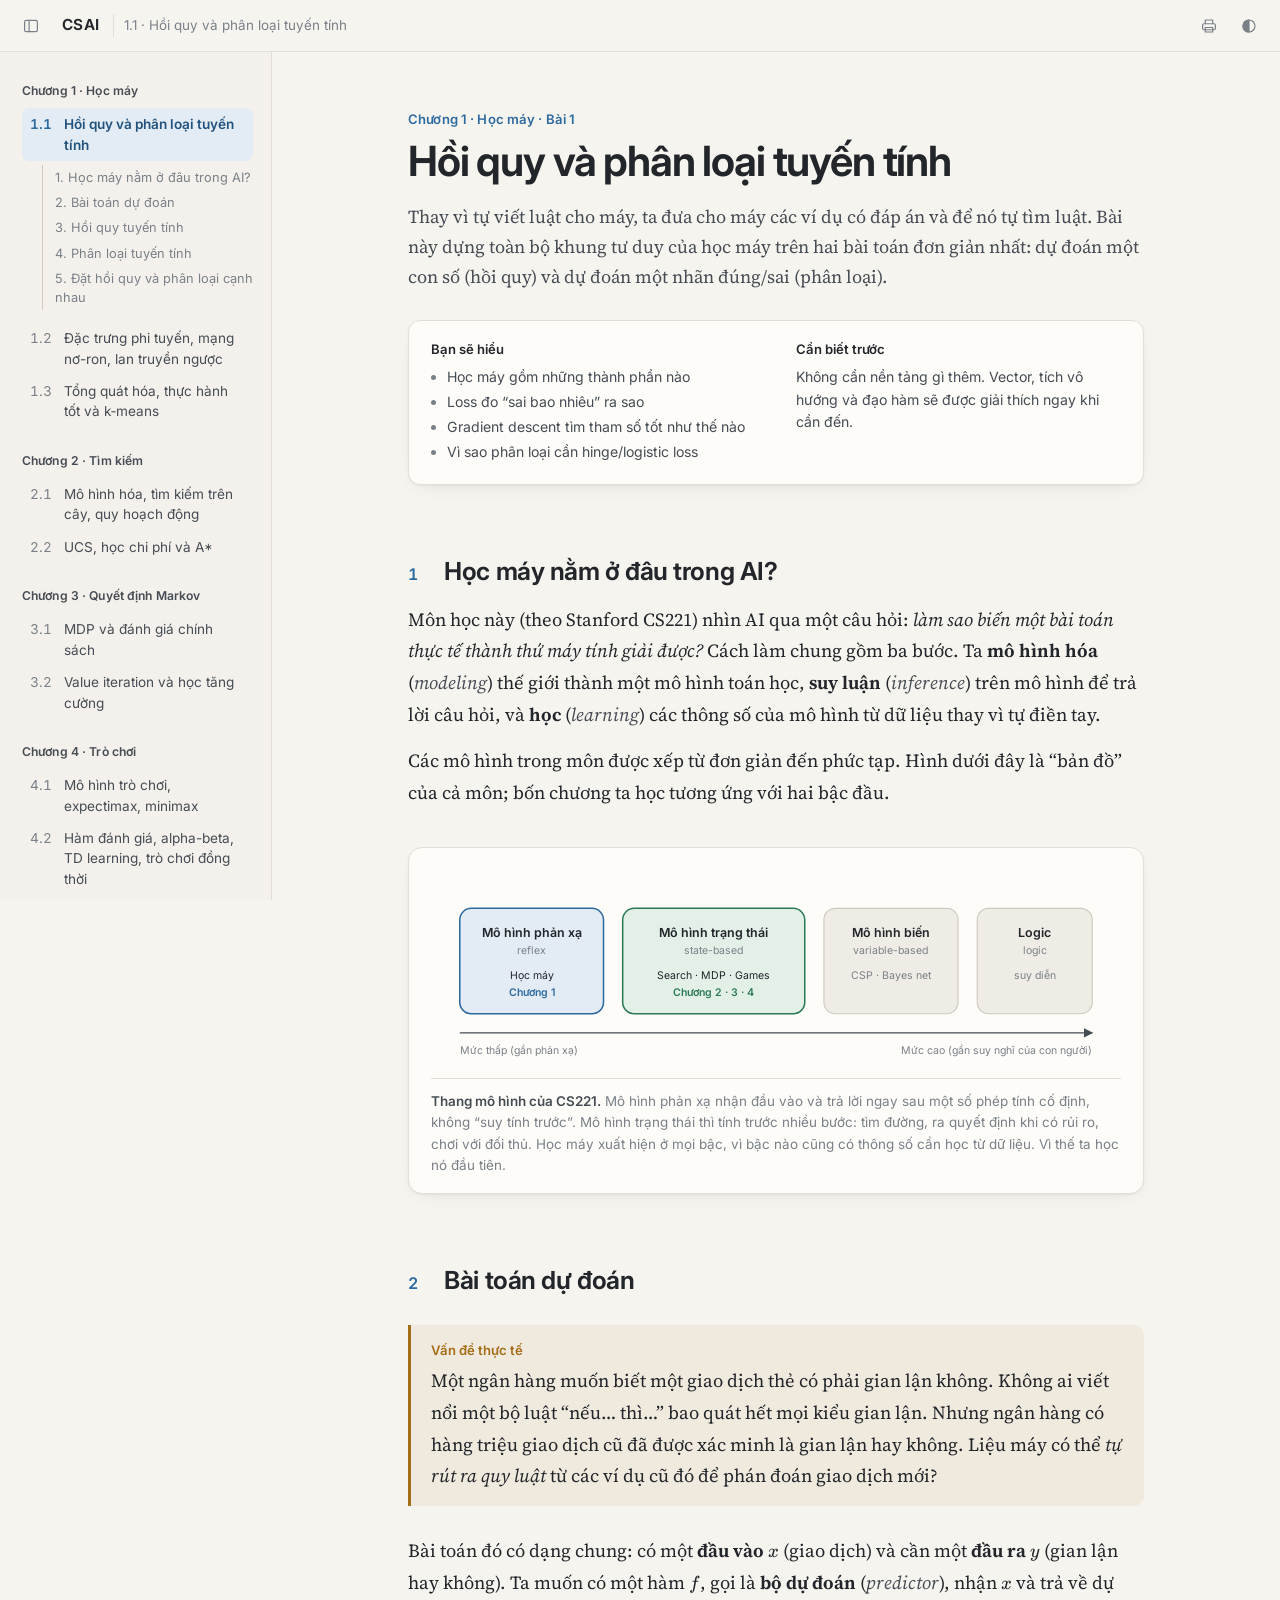
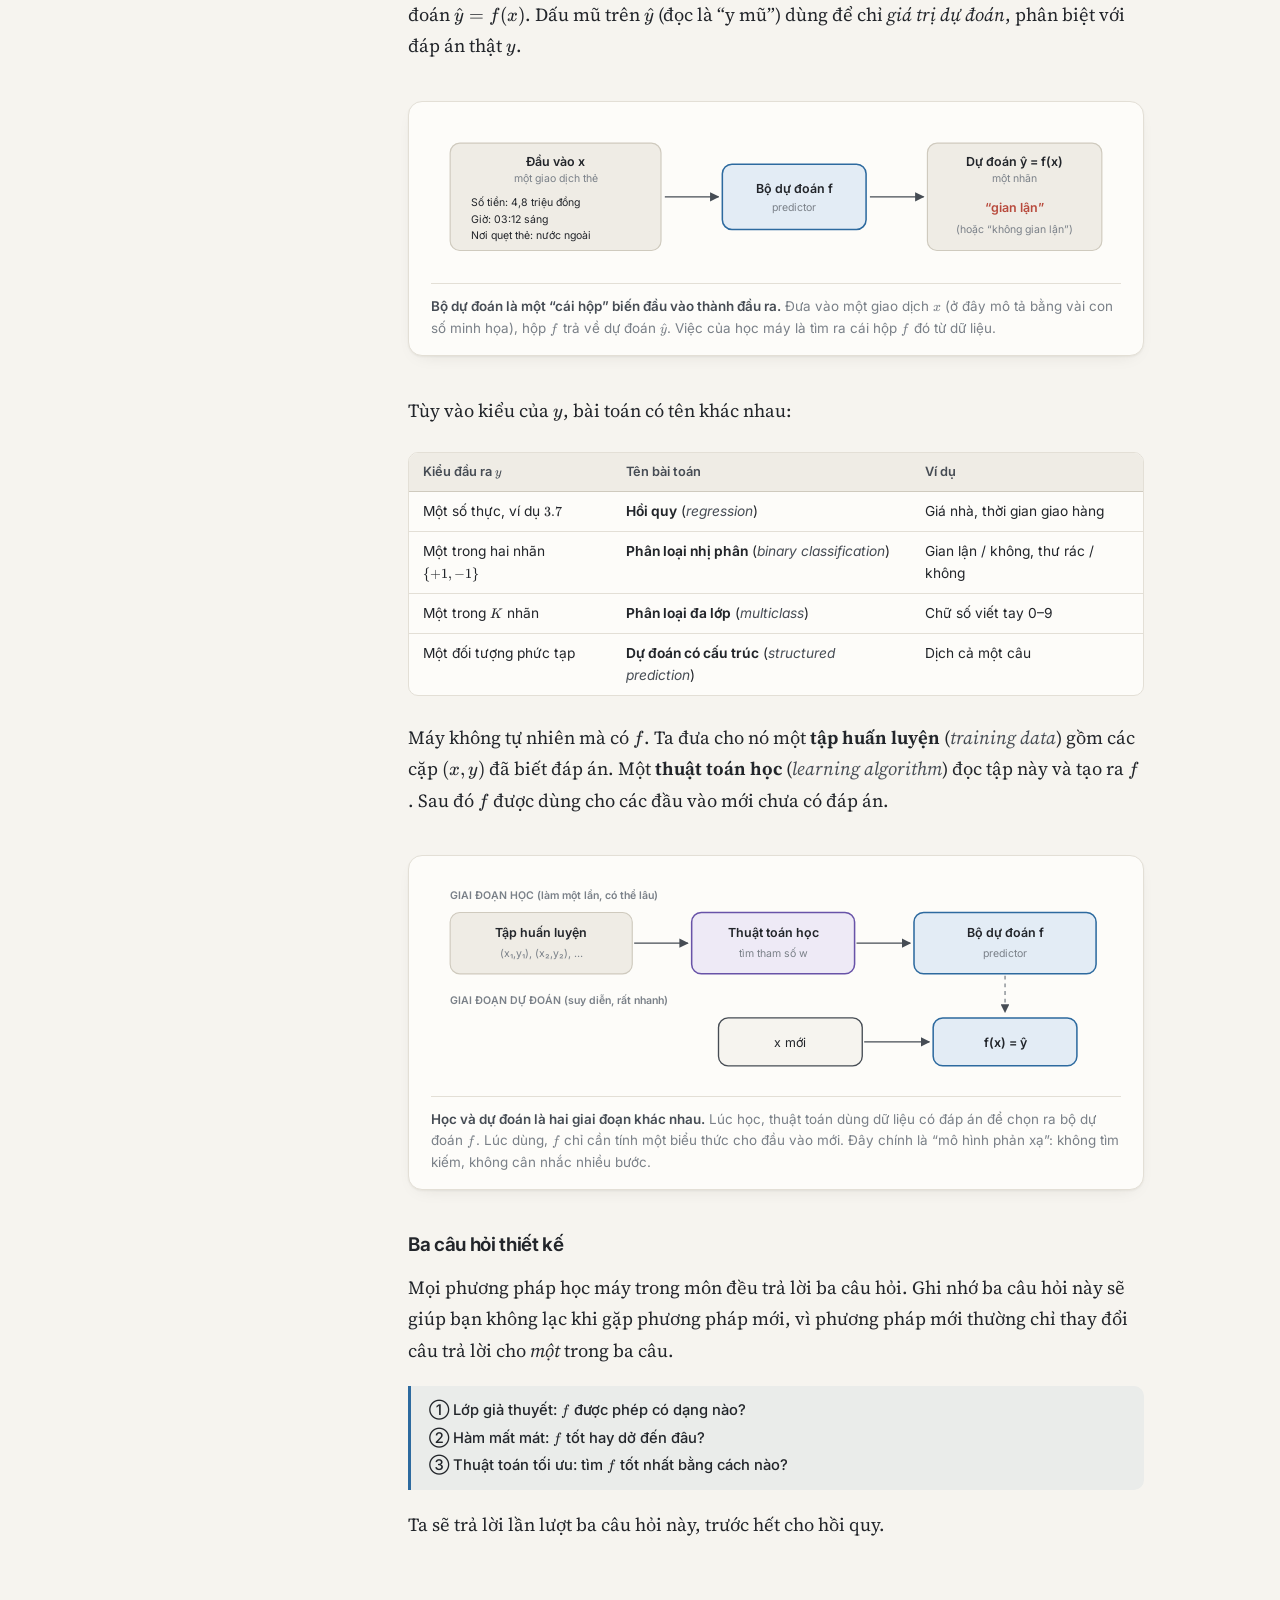
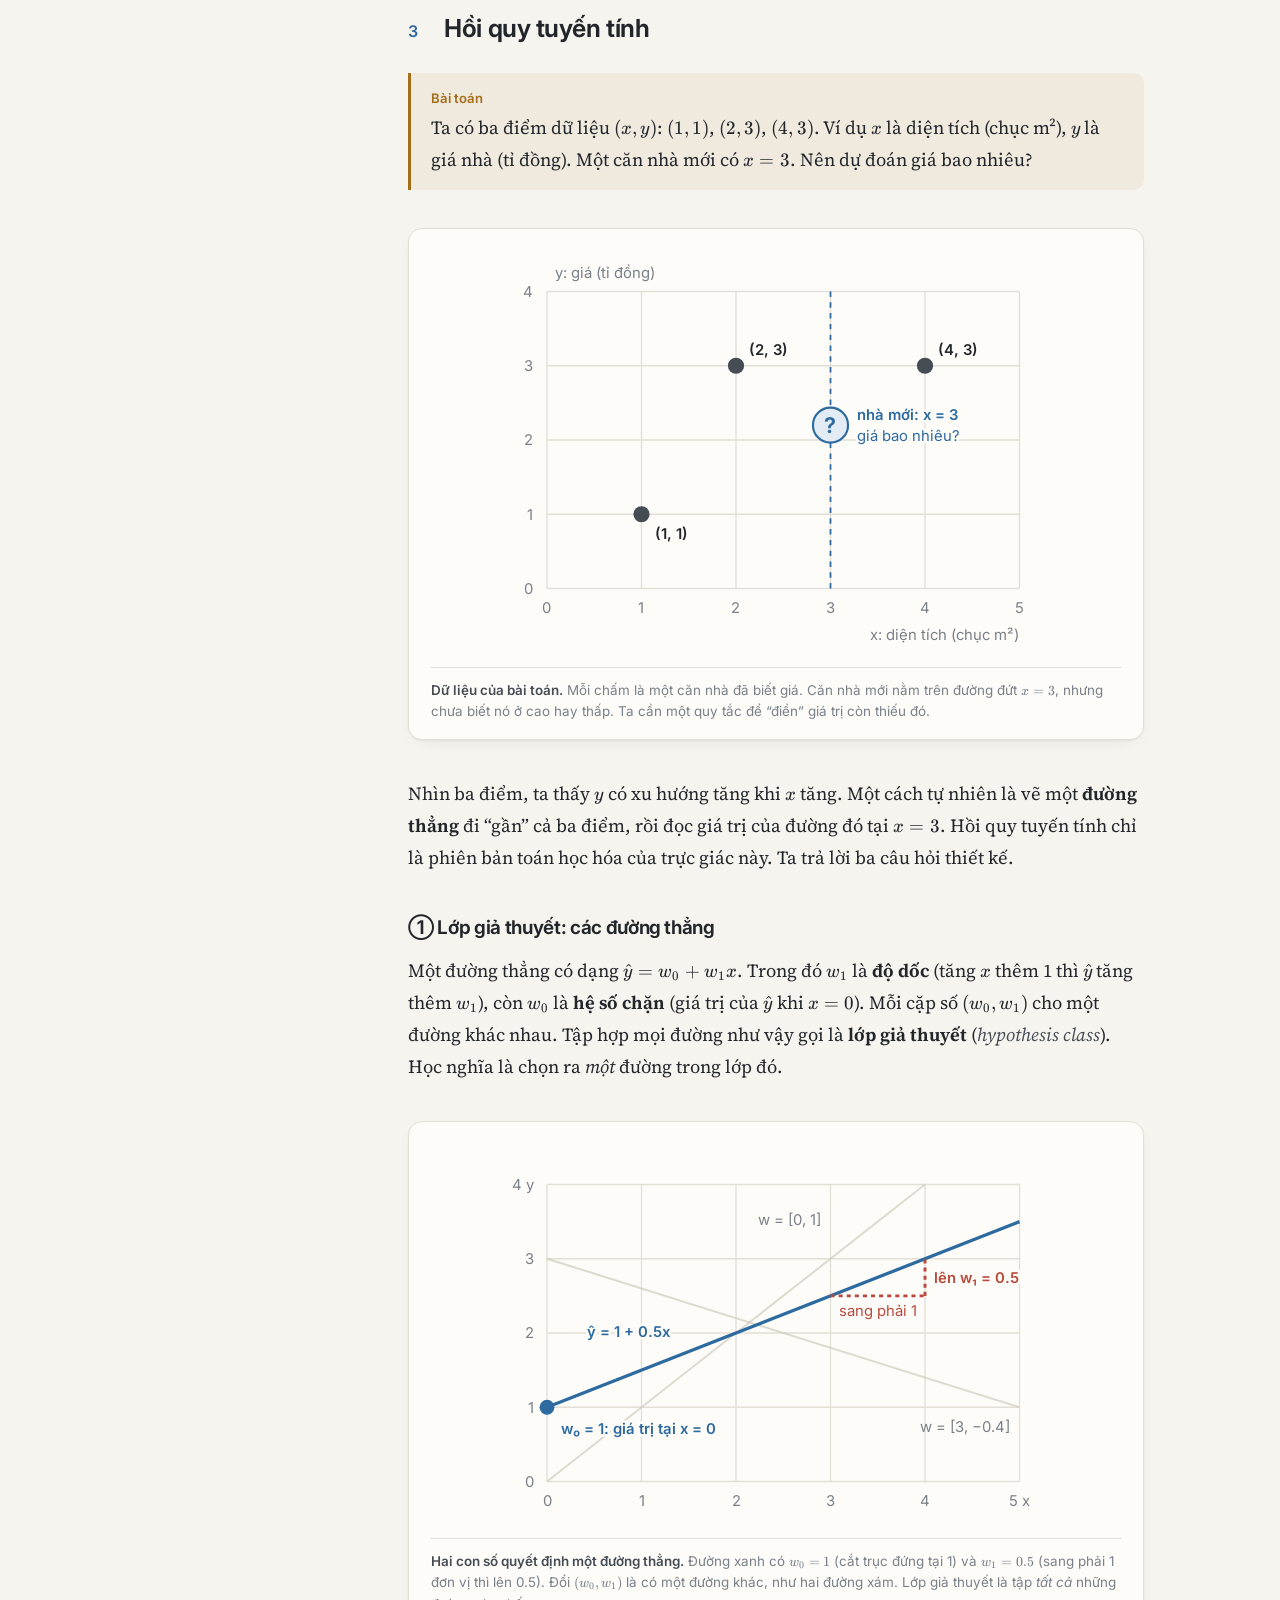
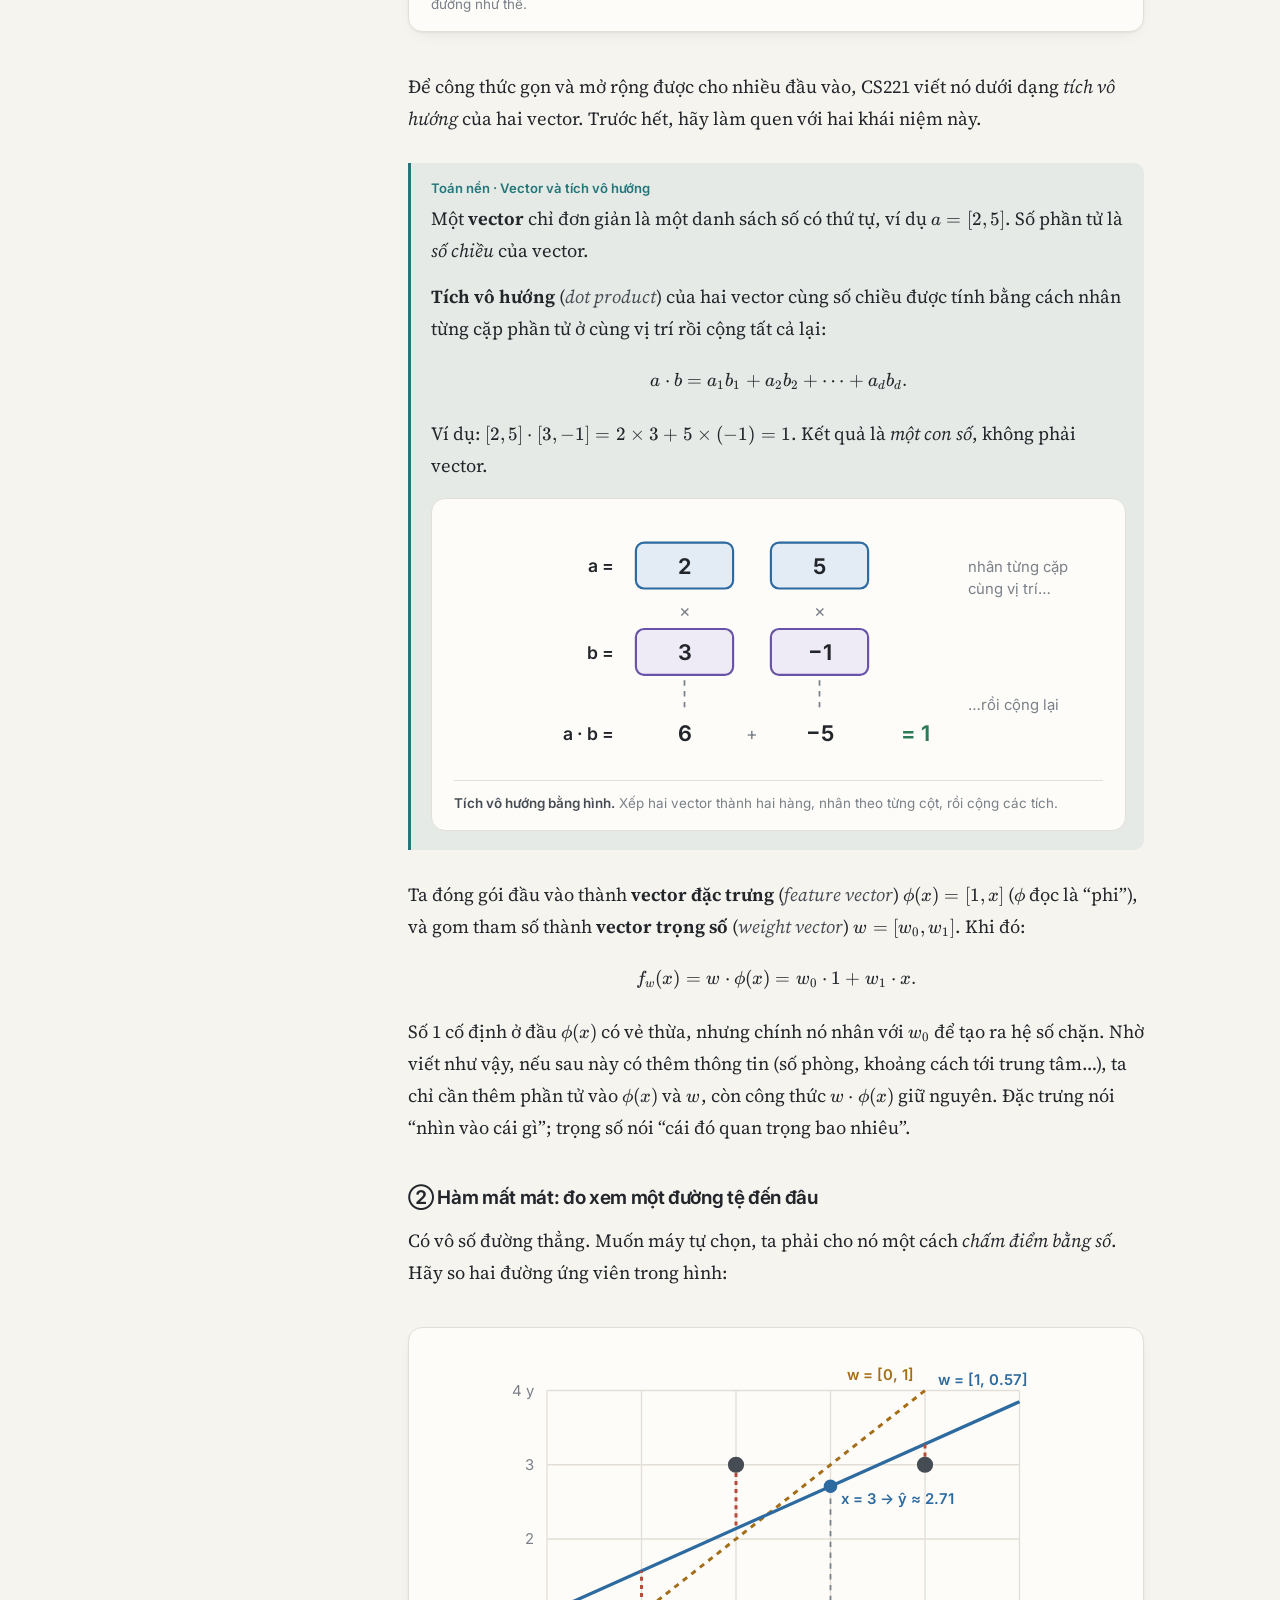
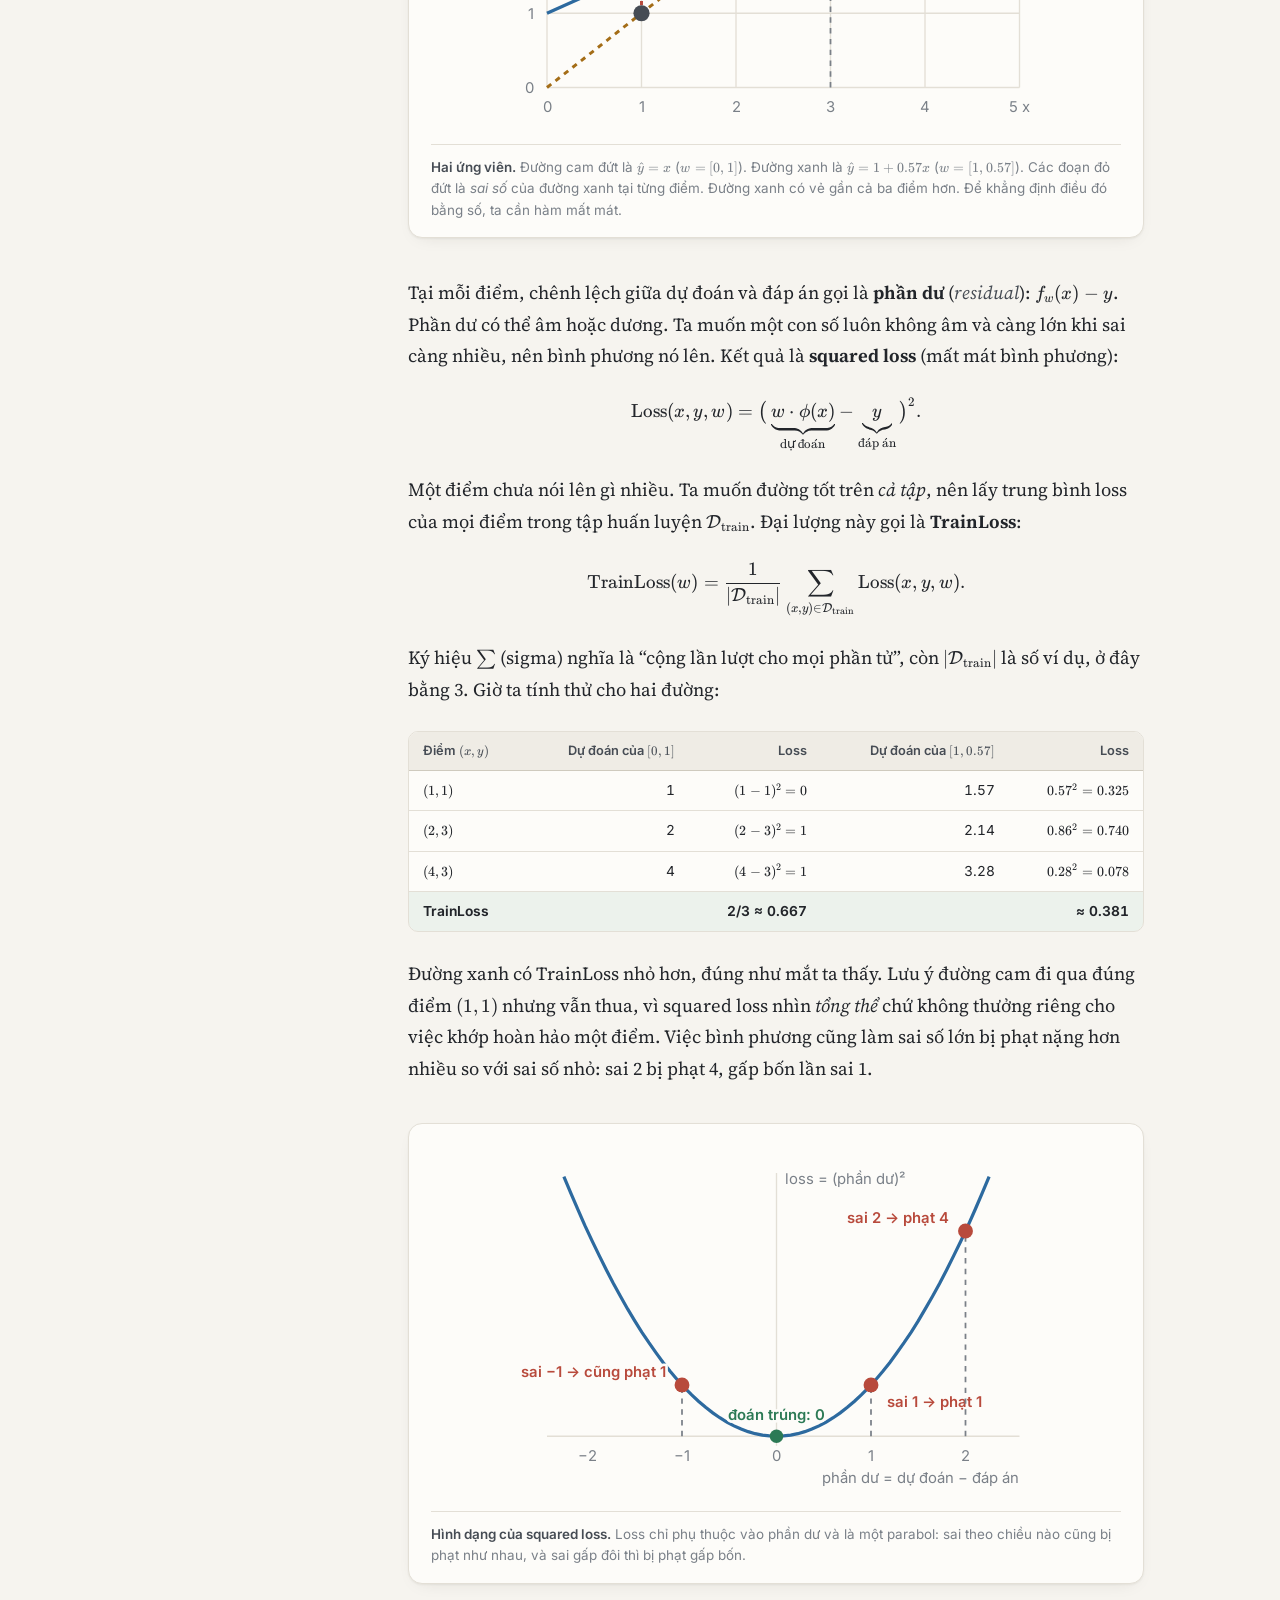
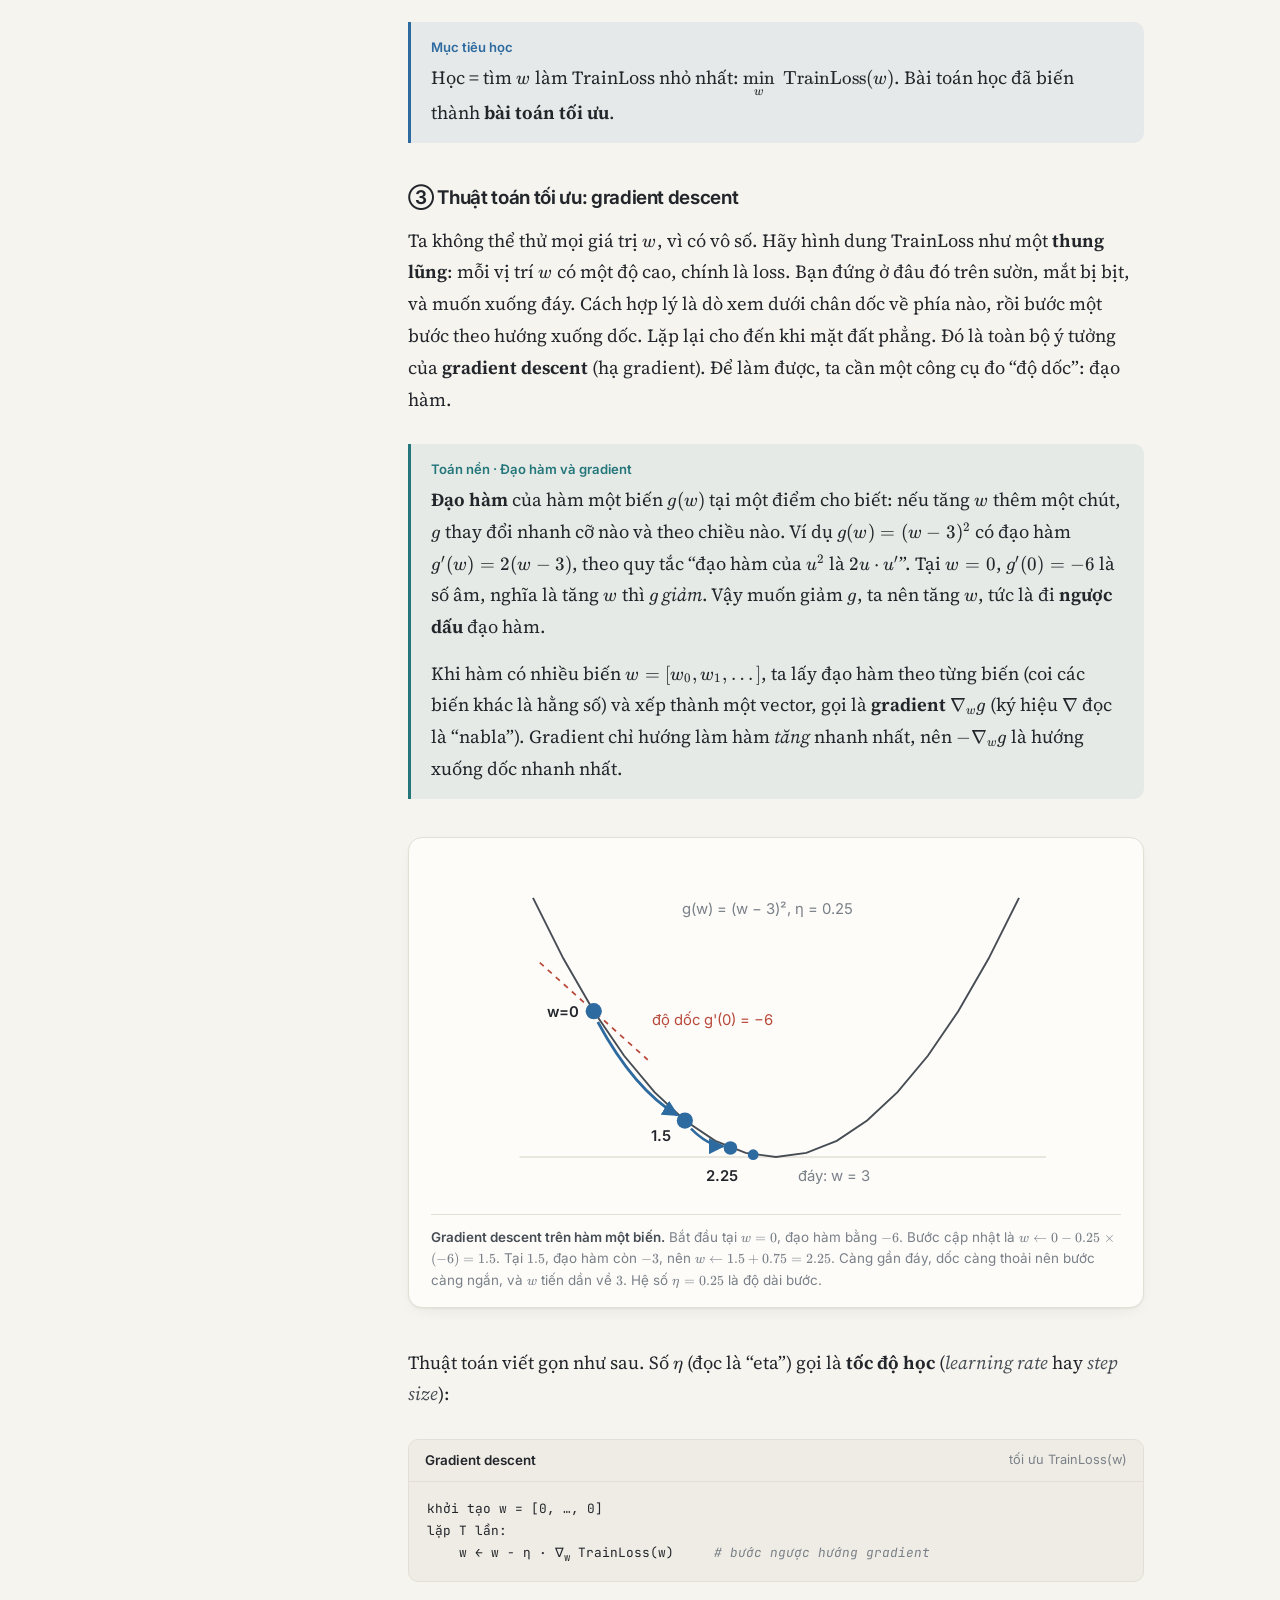
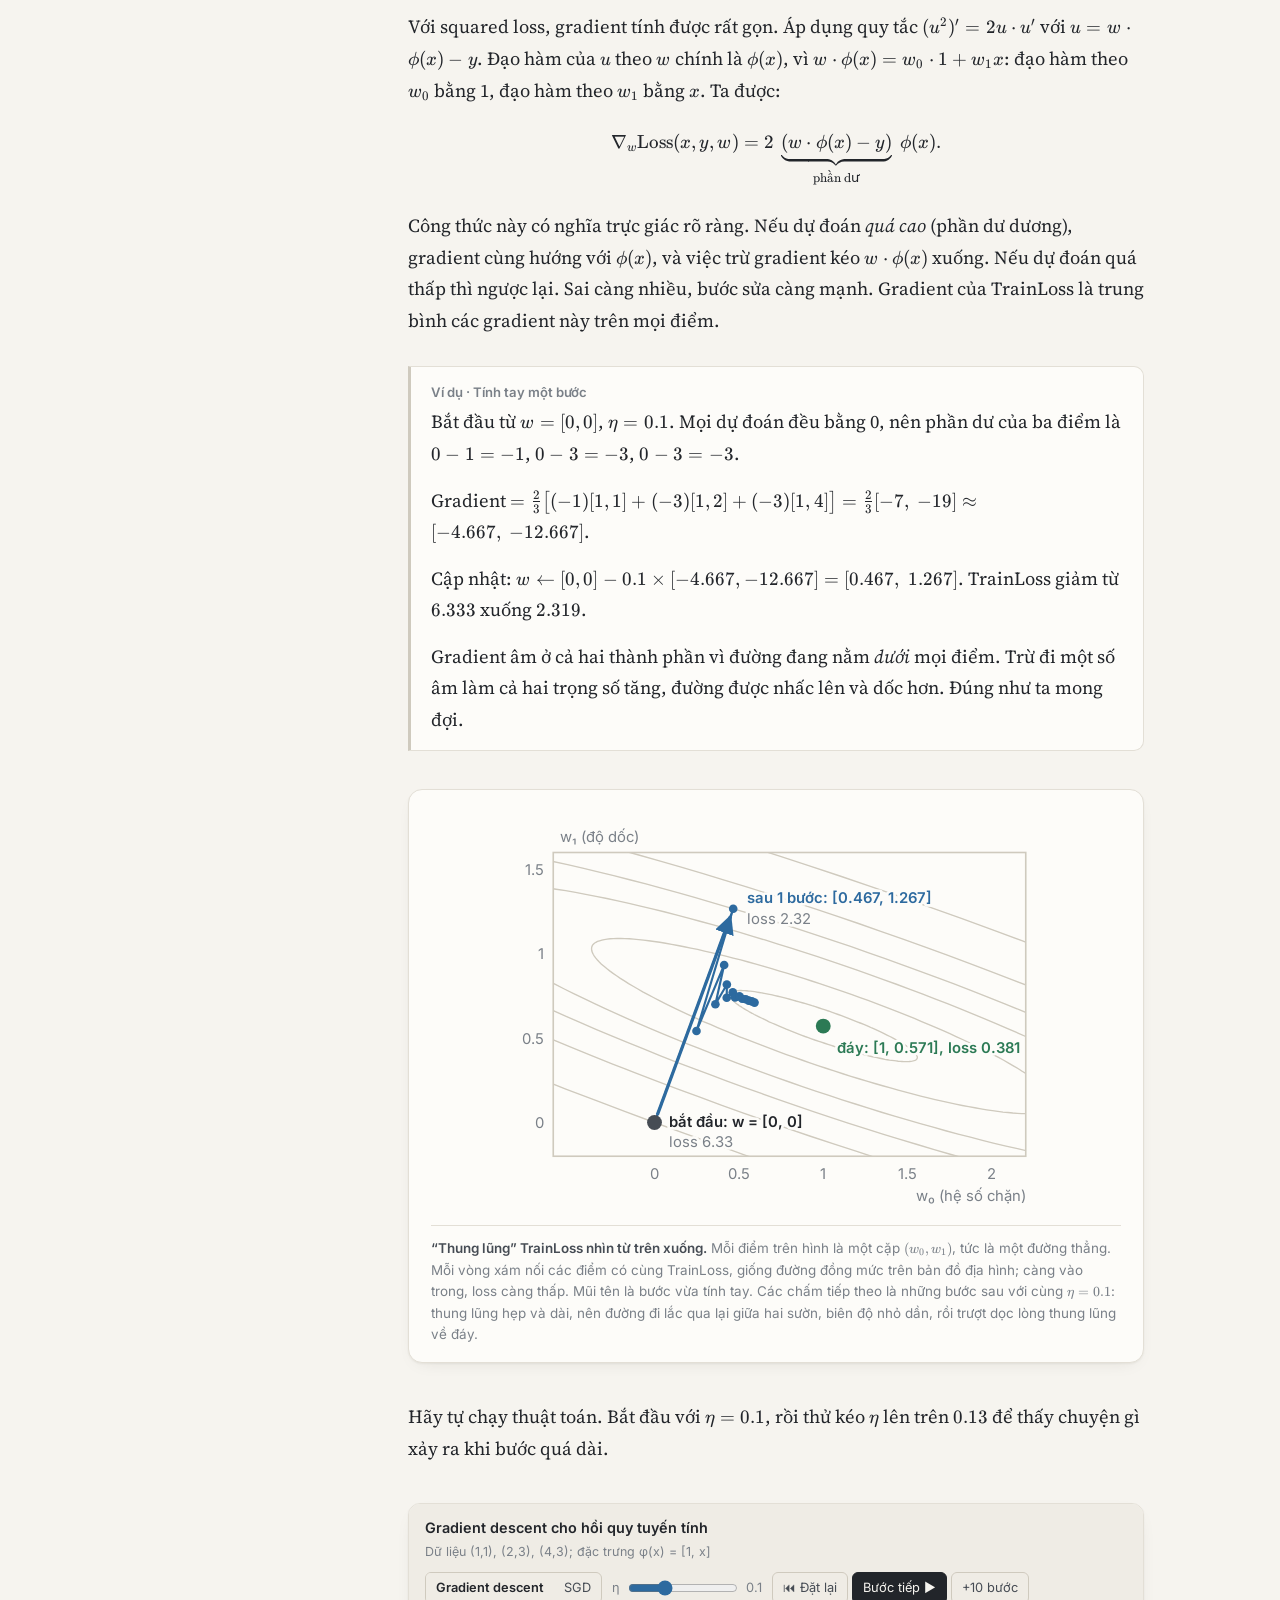
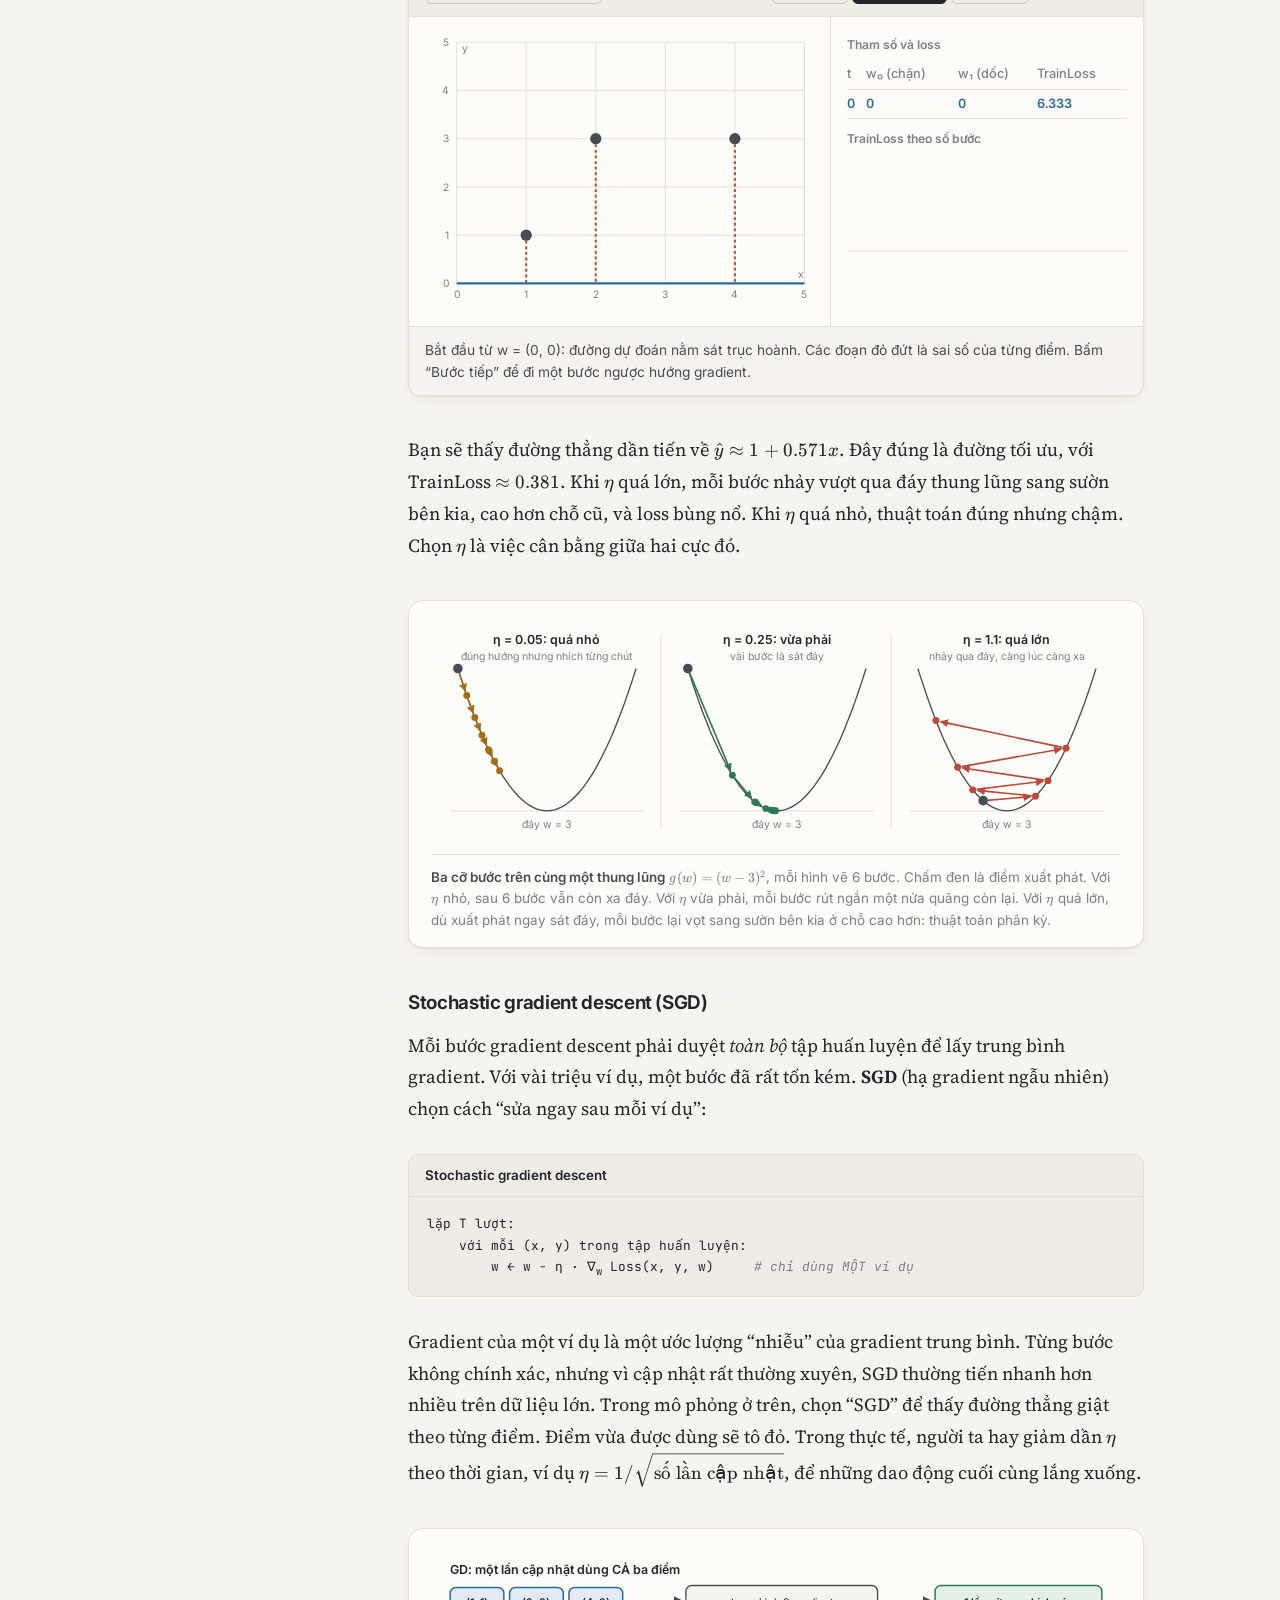
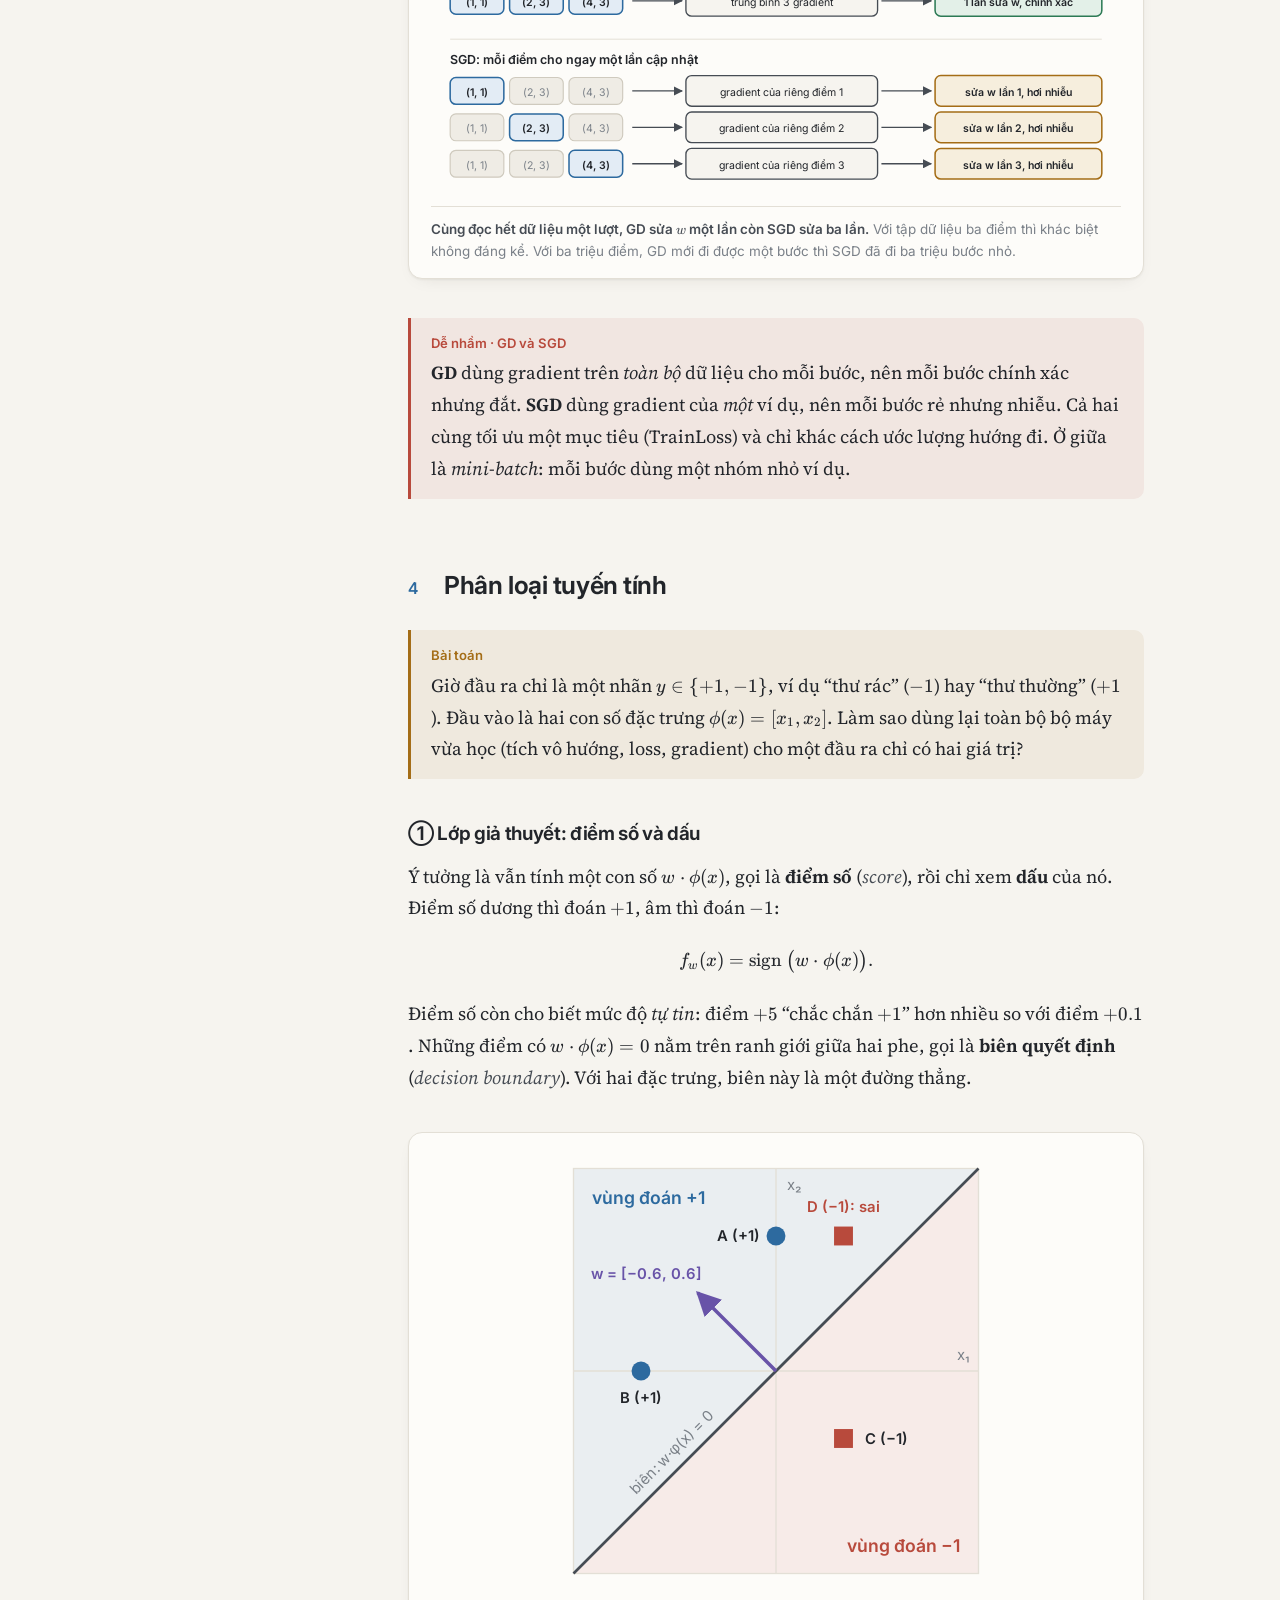
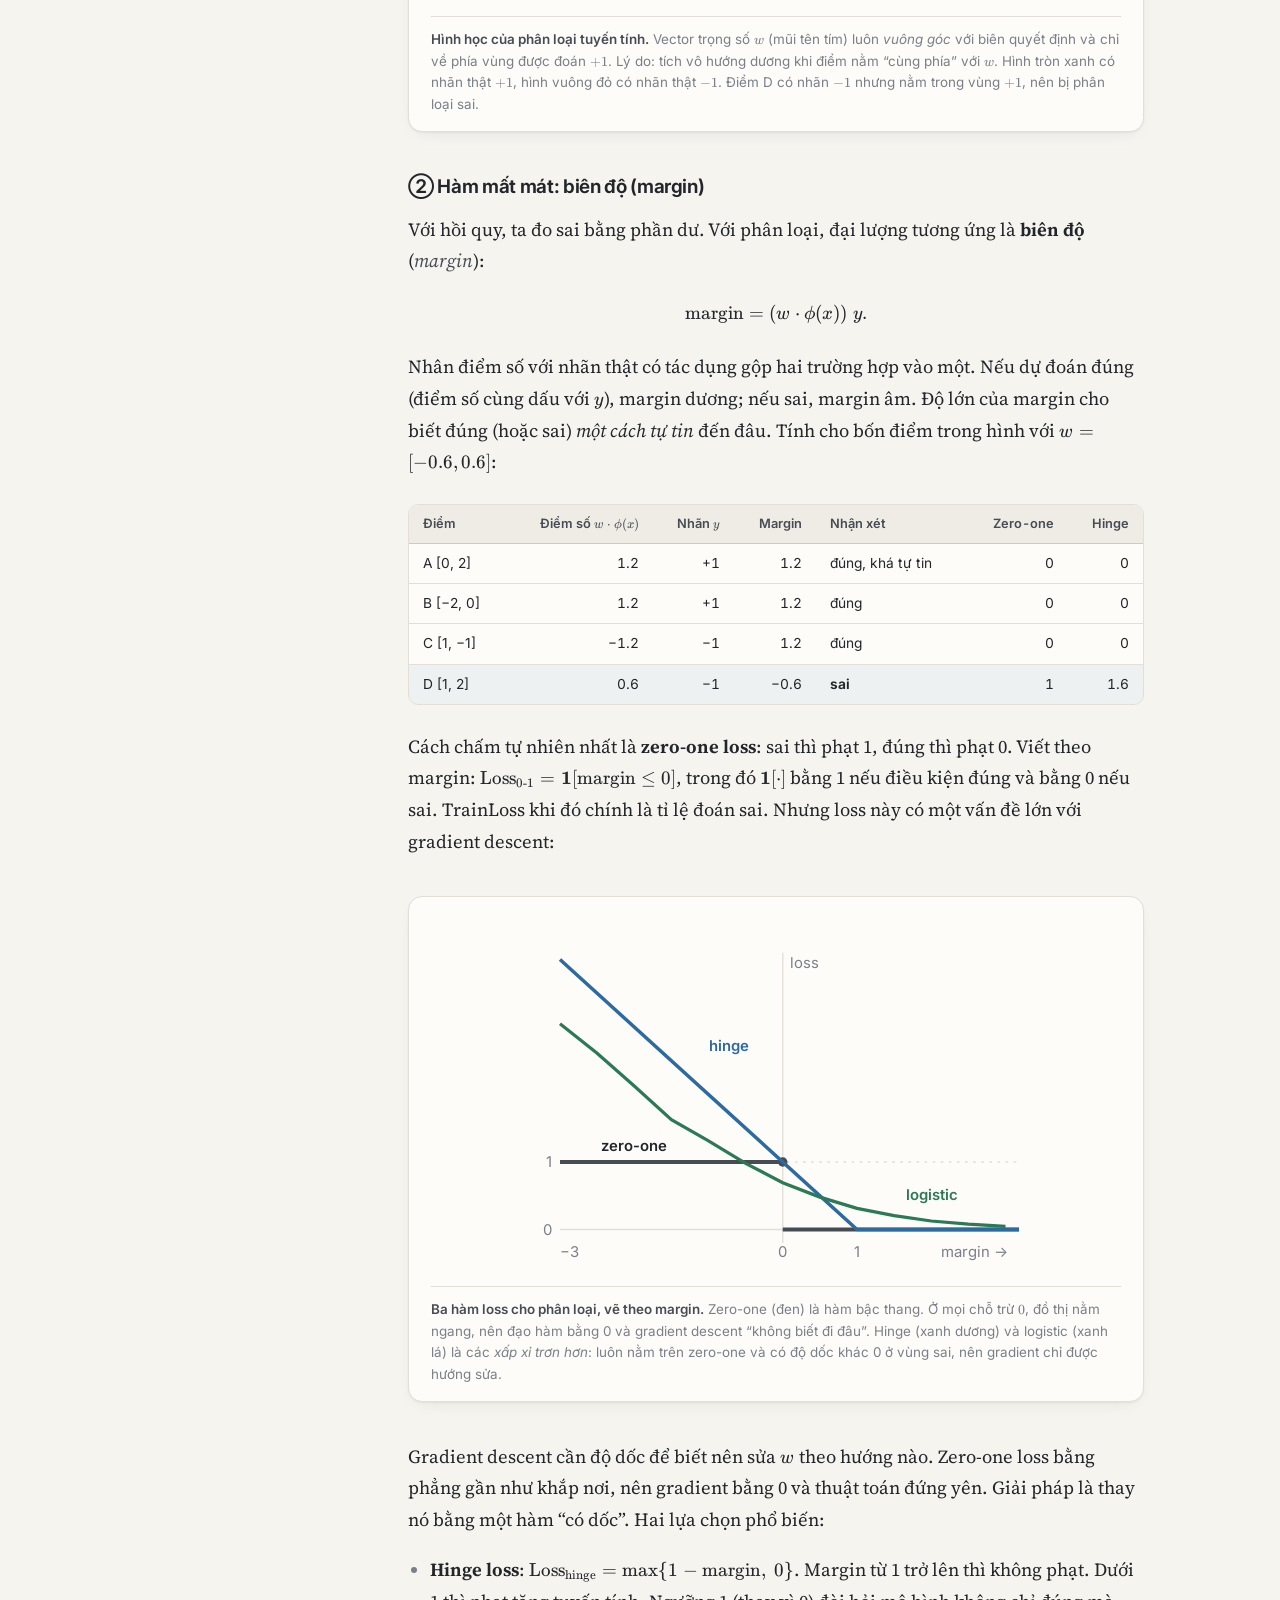
<file: ml-1-hoi-quy-phan-loai.html>
<!doctype html>
<html lang="vi"><head>
<meta charset="utf-8"><meta name="viewport" content="width=device-width,initial-scale=1">
<title>1.1 Hồi quy và phân loại tuyến tính · CSAI</title>
<meta name="description" content="Bài 1.1: học máy là gì, hồi quy tuyến tính, phân loại tuyến tính, hàm mất mát và gradient descent — giảng bằng tiếng Việt cho người mới.">
<link rel="preconnect" href="https://fonts.googleapis.com"><link rel="preconnect" href="https://fonts.gstatic.com" crossorigin>
<link href="https://fonts.googleapis.com/css2?family=Inter:wght@400;500;600;700&family=Source+Serif+4:ital,opsz,wght@0,8..60,400;0,8..60,600;1,8..60,400&family=JetBrains+Mono:wght@400;600&display=swap" rel="stylesheet">
<link rel="stylesheet" href="assets/vendor/katex/katex.min.css"><link rel="stylesheet" href="assets/style.css">
<script defer src="assets/vendor/katex/katex.min.js"></script><script defer src="assets/vendor/katex/contrib/auto-render.min.js"></script>
<script defer src="assets/site.js"></script><script defer src="assets/sim.js"></script>
</head>
<body data-page="ml-1">
<div class="layout"><aside class="sidebar" id="sidebar"></aside>
<main class="page" id="main"><article class="content">

<header class="hero">
  <div class="eyebrow">Chương 1 · Học máy · Bài 1</div>
  <h1>Hồi quy và phân loại tuyến tính</h1>
  <p class="lead">Thay vì tự viết luật cho máy, ta đưa cho máy các ví dụ có đáp án và để nó tự tìm luật. Bài này dựng toàn bộ khung tư duy của học máy trên hai bài toán đơn giản nhất: dự đoán một con số (hồi quy) và dự đoán một nhãn đúng/sai (phân loại).</p>
  <div class="meta">
    <div><h4>Bạn sẽ hiểu</h4><ul><li>Học máy gồm những thành phần nào</li><li>Loss đo “sai bao nhiêu” ra sao</li><li>Gradient descent tìm tham số tốt như thế nào</li><li>Vì sao phân loại cần hinge/logistic loss</li></ul></div>
    <div><h4>Cần biết trước</h4><p style="margin:0">Không cần nền tảng gì thêm. Vector, tích vô hướng và đạo hàm sẽ được giải thích ngay khi cần đến.</p></div>
  </div>
</header>

<h2 id="vi-tri"><span class="sec">1</span>Học máy nằm ở đâu trong AI?</h2>

<p>Môn học này (theo Stanford CS221) nhìn AI qua một câu hỏi: <em>làm sao biến một bài toán thực tế thành thứ máy tính giải được?</em> Cách làm chung gồm ba bước. Ta <strong>mô hình hóa</strong> (<span class="en">modeling</span>) thế giới thành một mô hình toán học, <strong>suy luận</strong> (<span class="en">inference</span>) trên mô hình để trả lời câu hỏi, và <strong>học</strong> (<span class="en">learning</span>) các thông số của mô hình từ dữ liệu thay vì tự điền tay.</p>

<p>Các mô hình trong môn được xếp từ đơn giản đến phức tạp. Hình dưới đây là “bản đồ” của cả môn; bốn chương ta học tương ứng với hai bậc đầu.</p>

<figure class="fig">
<svg viewBox="0 0 720 200" role="img" aria-label="Thang các loại mô hình trong AI">
  <defs><marker id="m1a" viewBox="0 0 10 10" refX="9" refY="5" markerWidth="7" markerHeight="7" orient="auto"><path d="M0,0L10,5L0,10z" class="arrow-head"/></marker></defs>
  <line x1="30" y1="170" x2="690" y2="170" class="ln-ink" marker-end="url(#m1a)"/>
  <text x="30" y="192" class="t-small t-muted">Mức thấp (gần phản xạ)</text><text x="690" y="192" text-anchor="end" class="t-small t-muted">Mức cao (gần suy nghĩ của con người)</text>
  <rect x="30" y="40" width="150" height="110" rx="12" class="nd-acc"/>
  <text x="105" y="70" text-anchor="middle" class="t-b">Mô hình phản xạ</text><text x="105" y="88" text-anchor="middle" class="t-small t-muted">reflex</text>
  <text x="105" y="114" text-anchor="middle" class="t-small">Học máy</text><text x="105" y="132" text-anchor="middle" class="t-small t-acc t-b">Chương 1</text>
  <rect x="200" y="40" width="190" height="110" rx="12" class="nd-ok"/>
  <text x="295" y="70" text-anchor="middle" class="t-b">Mô hình trạng thái</text><text x="295" y="88" text-anchor="middle" class="t-small t-muted">state-based</text>
  <text x="295" y="114" text-anchor="middle" class="t-small">Search · MDP · Games</text><text x="295" y="132" text-anchor="middle" class="t-small t-ok t-b">Chương 2 · 3 · 4</text>
  <rect x="410" y="40" width="140" height="110" rx="12" class="nd-soft"/>
  <text x="480" y="70" text-anchor="middle" class="t-b">Mô hình biến</text><text x="480" y="88" text-anchor="middle" class="t-small t-muted">variable-based</text>
  <text x="480" y="114" text-anchor="middle" class="t-small t-muted">CSP · Bayes net</text>
  <rect x="570" y="40" width="120" height="110" rx="12" class="nd-soft"/>
  <text x="630" y="70" text-anchor="middle" class="t-b">Logic</text><text x="630" y="88" text-anchor="middle" class="t-small t-muted">logic</text>
  <text x="630" y="114" text-anchor="middle" class="t-small t-muted">suy diễn</text>
</svg>
<figcaption><b>Thang mô hình của CS221.</b> Mô hình phản xạ nhận đầu vào và trả lời ngay sau một số phép tính cố định, không “suy tính trước”. Mô hình trạng thái thì tính trước nhiều bước: tìm đường, ra quyết định khi có rủi ro, chơi với đối thủ. Học máy xuất hiện ở mọi bậc, vì bậc nào cũng có thông số cần học từ dữ liệu. Vì thế ta học nó đầu tiên.</figcaption>
</figure>

<h2 id="bai-toan-du-doan"><span class="sec">2</span>Bài toán dự đoán</h2>

<div class="box problem"><div class="box-h">Vấn đề thực tế</div>
<p>Một ngân hàng muốn biết một giao dịch thẻ có phải gian lận không. Không ai viết nổi một bộ luật “nếu… thì…” bao quát hết mọi kiểu gian lận. Nhưng ngân hàng có hàng triệu giao dịch cũ đã được xác minh là gian lận hay không. Liệu máy có thể <em>tự rút ra quy luật</em> từ các ví dụ cũ đó để phán đoán giao dịch mới?</p>
</div>

<p>Bài toán đó có dạng chung: có một <strong>đầu vào</strong> \(x\) (giao dịch) và cần một <strong>đầu ra</strong> \(y\) (gian lận hay không). Ta muốn có một hàm \(f\), gọi là <dfn>bộ dự đoán</dfn> (<span class="en">predictor</span>), nhận \(x\) và trả về dự đoán \(\hat y = f(x)\). Dấu mũ trên \(\hat y\) (đọc là “y mũ”) dùng để chỉ <em>giá trị dự đoán</em>, phân biệt với đáp án thật \(y\).</p>

<figure class="fig" id="fig-ml1-predictor">
<svg viewBox="0 0 720 150" role="img" aria-label="Bộ dự đoán f biến đầu vào x thành dự đoán">
<defs><marker id="mA1" viewBox="0 0 10 10" refX="9" refY="5" markerWidth="7" markerHeight="7" orient="auto"><path d="M0,0L10,5L0,10z" class="arrow-head"/></marker></defs><rect x="20" y="20" width="220" height="112" rx="10" class="nd-soft"/><text x="130" y="44" text-anchor="middle" class="t-b">Đầu vào x</text><text x="130" y="61" text-anchor="middle" class="t-small t-muted">một giao dịch thẻ</text><text x="42" y="86" class="t-small">Số tiền: 4,8 triệu đồng</text><text x="42" y="103" class="t-small">Giờ: 03:12 sáng</text><text x="42" y="120" class="t-small">Nơi quẹt thẻ: nước ngoài</text><line x1="244" y1="76" x2="300" y2="76" class="ln-ink" marker-end="url(#mA1)"/><rect x="304" y="42" width="150" height="68" rx="10" class="nd-acc"/><text x="379" y="72" text-anchor="middle" class="t-b">Bộ dự đoán f</text><text x="379" y="91" text-anchor="middle" class="t-small t-muted">predictor</text><line x1="458" y1="76" x2="514" y2="76" class="ln-ink" marker-end="url(#mA1)"/><rect x="518" y="20" width="182" height="112" rx="10" class="nd-soft"/><text x="609" y="44" text-anchor="middle" class="t-b">Dự đoán ŷ = f(x)</text><text x="609" y="61" text-anchor="middle" class="t-small t-muted">một nhãn</text><text x="609" y="92" text-anchor="middle" class="t-b t-min">“gian lận”</text><text x="609" y="114" text-anchor="middle" class="t-small t-muted">(hoặc “không gian lận”)</text>
</svg>
<figcaption><b>Bộ dự đoán là một “cái hộp” biến đầu vào thành đầu ra.</b> Đưa vào một giao dịch \(x\) (ở đây mô tả bằng vài con số minh họa), hộp \(f\) trả về dự đoán \(\hat y\). Việc của học máy là tìm ra cái hộp \(f\) đó từ dữ liệu.</figcaption>
</figure>

<p>Tùy vào kiểu của \(y\), bài toán có tên khác nhau:</p>

<div class="tbl-wrap"><table class="tbl">
<tr><th>Kiểu đầu ra \(y\)</th><th>Tên bài toán</th><th>Ví dụ</th></tr>
<tr><td>Một số thực, ví dụ \(3.7\)</td><td><b>Hồi quy</b> (<span class="en">regression</span>)</td><td>Giá nhà, thời gian giao hàng</td></tr>
<tr><td>Một trong hai nhãn \(\{+1,-1\}\)</td><td><b>Phân loại nhị phân</b> (<span class="en">binary classification</span>)</td><td>Gian lận / không, thư rác / không</td></tr>
<tr><td>Một trong \(K\) nhãn</td><td><b>Phân loại đa lớp</b> (<span class="en">multiclass</span>)</td><td>Chữ số viết tay 0–9</td></tr>
<tr><td>Một đối tượng phức tạp</td><td><b>Dự đoán có cấu trúc</b> (<span class="en">structured prediction</span>)</td><td>Dịch cả một câu</td></tr>
</table></div>

<p>Máy không tự nhiên mà có \(f\). Ta đưa cho nó một <dfn>tập huấn luyện</dfn> (<span class="en">training data</span>) gồm các cặp \((x, y)\) đã biết đáp án. Một <dfn>thuật toán học</dfn> (<span class="en">learning algorithm</span>) đọc tập này và tạo ra \(f\). Sau đó \(f\) được dùng cho các đầu vào mới chưa có đáp án.</p>

<figure class="fig">
<svg viewBox="0 0 720 210" role="img" aria-label="Quy trình học và dự đoán">
  <defs><marker id="m1b" viewBox="0 0 10 10" refX="9" refY="5" markerWidth="7" markerHeight="7" orient="auto"><path d="M0,0L10,5L0,10z" class="arrow-head"/></marker></defs>
  <text x="20" y="22" class="t-small t-muted t-b">GIAI ĐOẠN HỌC (làm một lần, có thể lâu)</text>
  <rect x="20" y="36" width="190" height="64" rx="10" class="nd-soft"/>
  <text x="115" y="62" text-anchor="middle" class="t-b">Tập huấn luyện</text><text x="115" y="82" text-anchor="middle" class="t-small t-muted">(x₁,y₁), (x₂,y₂), …</text>
  <line x1="212" y1="68" x2="268" y2="68" class="ln-ink" marker-end="url(#m1b)"/>
  <rect x="272" y="36" width="170" height="64" rx="10" class="nd-violet"/>
  <text x="357" y="62" text-anchor="middle" class="t-b">Thuật toán học</text><text x="357" y="82" text-anchor="middle" class="t-small t-muted">tìm tham số w</text>
  <line x1="444" y1="68" x2="500" y2="68" class="ln-ink" marker-end="url(#m1b)"/>
  <rect x="504" y="36" width="190" height="64" rx="10" class="nd-acc"/>
  <text x="599" y="62" text-anchor="middle" class="t-b">Bộ dự đoán f</text><text x="599" y="82" text-anchor="middle" class="t-small t-muted">predictor</text>
  <line x1="599" y1="102" x2="599" y2="140" class="ln-dash" marker-end="url(#m1b)"/>
  <text x="20" y="132" class="t-small t-muted t-b">GIAI ĐOẠN DỰ ĐOÁN (suy diễn, rất nhanh)</text>
  <rect x="300" y="146" width="150" height="50" rx="10" class="nd"/>
  <text x="375" y="176" text-anchor="middle">x mới</text>
  <line x1="452" y1="171" x2="520" y2="171" class="ln-ink" marker-end="url(#m1b)"/>
  <rect x="524" y="146" width="150" height="50" rx="10" class="nd-acc"/>
  <text x="599" y="176" text-anchor="middle" class="t-b">f(x) = ŷ</text>
</svg>
<figcaption><b>Học và dự đoán là hai giai đoạn khác nhau.</b> Lúc học, thuật toán dùng dữ liệu có đáp án để chọn ra bộ dự đoán \(f\). Lúc dùng, \(f\) chỉ cần tính một biểu thức cho đầu vào mới. Đây chính là “mô hình phản xạ”: không tìm kiếm, không cân nhắc nhiều bước.</figcaption>
</figure>

<h3>Ba câu hỏi thiết kế</h3>
<p>Mọi phương pháp học máy trong môn đều trả lời ba câu hỏi. Ghi nhớ ba câu hỏi này sẽ giúp bạn không lạc khi gặp phương pháp mới, vì phương pháp mới thường chỉ thay đổi câu trả lời cho <em>một</em> trong ba câu.</p>
<div class="flow"><span class="on">① Lớp giả thuyết: \(f\) được phép có dạng nào?</span><i>→</i><span class="on">② Hàm mất mát: \(f\) tốt hay dở đến đâu?</span><i>→</i><span class="on">③ Thuật toán tối ưu: tìm \(f\) tốt nhất bằng cách nào?</span></div>
<p>Ta sẽ trả lời lần lượt ba câu hỏi này, trước hết cho hồi quy.</p>

<h2 id="hoi-quy"><span class="sec">3</span>Hồi quy tuyến tính</h2>

<div class="box problem"><div class="box-h">Bài toán</div>
<p>Ta có ba điểm dữ liệu \((x, y)\): \((1, 1)\), \((2, 3)\), \((4, 3)\). Ví dụ \(x\) là diện tích (chục m²), \(y\) là giá nhà (tỉ đồng). Một căn nhà mới có \(x = 3\). Nên dự đoán giá bao nhiêu?</p>
</div>

<figure class="fig" id="fig-ml1-three-points">
<svg viewBox="0 0 420 296" role="img" aria-label="Ba điểm dữ liệu và căn nhà mới cần dự đoán">
<line x1="40" y1="250" x2="390" y2="250" class="grid"/><line x1="40" y1="195" x2="390" y2="195" class="grid"/><line x1="40" y1="140" x2="390" y2="140" class="grid"/><line x1="40" y1="85" x2="390" y2="85" class="grid"/><line x1="40" y1="30" x2="390" y2="30" class="grid"/><line x1="40" y1="30" x2="40" y2="250" class="grid"/><line x1="110" y1="30" x2="110" y2="250" class="grid"/><line x1="180" y1="30" x2="180" y2="250" class="grid"/><line x1="250" y1="30" x2="250" y2="250" class="grid"/><line x1="320" y1="30" x2="320" y2="250" class="grid"/><line x1="390" y1="30" x2="390" y2="250" class="grid"/><text x="40" y="268" text-anchor="middle" class="t-small t-muted">0</text><text x="110" y="268" text-anchor="middle" class="t-small t-muted">1</text><text x="180" y="268" text-anchor="middle" class="t-small t-muted">2</text><text x="250" y="268" text-anchor="middle" class="t-small t-muted">3</text><text x="320" y="268" text-anchor="middle" class="t-small t-muted">4</text><text x="390" y="268" text-anchor="middle" class="t-small t-muted">5 </text><text x="30" y="254" text-anchor="end" class="t-small t-muted">0</text><text x="30" y="199" text-anchor="end" class="t-small t-muted">1</text><text x="30" y="144" text-anchor="end" class="t-small t-muted">2</text><text x="30" y="89" text-anchor="end" class="t-small t-muted">3</text><text x="30" y="34" text-anchor="end" class="t-small t-muted">4 </text><text x="390" y="288" text-anchor="end" class="t-small t-muted">x: diện tích (chục m²)</text><text x="46" y="20" class="t-small t-muted">y: giá (tỉ đồng)</text><line x1="250" y1="250" x2="250" y2="30" class="ln-dash" style="stroke:var(--accent)"/><circle cx="110" cy="195" r="6" class="f-ink"/><circle cx="180" cy="85" r="6" class="f-ink"/><circle cx="320" cy="85" r="6" class="f-ink"/><text x="120" y="213" class="t-small t-b">(1, 1)</text><text x="190" y="77" class="t-small t-b">(2, 3)</text><text x="330" y="77" class="t-small t-b">(4, 3)</text><circle cx="250" cy="129" r="13" class="nd-acc"/><text x="250" y="135" text-anchor="middle" class="t-big t-acc">?</text><text x="270" y="125" class="t-small t-acc t-b halo">nhà mới: x = 3</text><text x="270" y="141" class="t-small t-acc halo">giá bao nhiêu?</text>
</svg>
<figcaption><b>Dữ liệu của bài toán.</b> Mỗi chấm là một căn nhà đã biết giá. Căn nhà mới nằm trên đường đứt \(x = 3\), nhưng chưa biết nó ở cao hay thấp. Ta cần một quy tắc để “điền” giá trị còn thiếu đó.</figcaption>
</figure>

<p>Nhìn ba điểm, ta thấy \(y\) có xu hướng tăng khi \(x\) tăng. Một cách tự nhiên là vẽ một <strong>đường thẳng</strong> đi “gần” cả ba điểm, rồi đọc giá trị của đường đó tại \(x = 3\). Hồi quy tuyến tính chỉ là phiên bản toán học hóa của trực giác này. Ta trả lời ba câu hỏi thiết kế.</p>

<h3>① Lớp giả thuyết: các đường thẳng</h3>
<p>Một đường thẳng có dạng \(\hat y = w_0 + w_1 x\). Trong đó \(w_1\) là <strong>độ dốc</strong> (tăng \(x\) thêm 1 thì \(\hat y\) tăng thêm \(w_1\)), còn \(w_0\) là <strong>hệ số chặn</strong> (giá trị của \(\hat y\) khi \(x = 0\)). Mỗi cặp số \((w_0, w_1)\) cho một đường khác nhau. Tập hợp mọi đường như vậy gọi là <dfn>lớp giả thuyết</dfn> (<span class="en">hypothesis class</span>). Học nghĩa là chọn ra <em>một</em> đường trong lớp đó.</p>

<figure class="fig" id="fig-ml1-line-anatomy">
<svg viewBox="0 0 420 280" role="img" aria-label="Ý nghĩa của hệ số chặn và độ dốc">
<line x1="40" y1="250" x2="390" y2="250" class="grid"/><line x1="40" y1="195" x2="390" y2="195" class="grid"/><line x1="40" y1="140" x2="390" y2="140" class="grid"/><line x1="40" y1="85" x2="390" y2="85" class="grid"/><line x1="40" y1="30" x2="390" y2="30" class="grid"/><line x1="40" y1="30" x2="40" y2="250" class="grid"/><line x1="110" y1="30" x2="110" y2="250" class="grid"/><line x1="180" y1="30" x2="180" y2="250" class="grid"/><line x1="250" y1="30" x2="250" y2="250" class="grid"/><line x1="320" y1="30" x2="320" y2="250" class="grid"/><line x1="390" y1="30" x2="390" y2="250" class="grid"/><text x="40" y="268" text-anchor="middle" class="t-small t-muted">0</text><text x="110" y="268" text-anchor="middle" class="t-small t-muted">1</text><text x="180" y="268" text-anchor="middle" class="t-small t-muted">2</text><text x="250" y="268" text-anchor="middle" class="t-small t-muted">3</text><text x="320" y="268" text-anchor="middle" class="t-small t-muted">4</text><text x="390" y="268" text-anchor="middle" class="t-small t-muted">5 x</text><text x="30" y="254" text-anchor="end" class="t-small t-muted">0</text><text x="30" y="199" text-anchor="end" class="t-small t-muted">1</text><text x="30" y="144" text-anchor="end" class="t-small t-muted">2</text><text x="30" y="89" text-anchor="end" class="t-small t-muted">3</text><text x="30" y="34" text-anchor="end" class="t-small t-muted">4 y</text><line x1="40" y1="85" x2="390" y2="195" class="ln-faint"/><line x1="40" y1="250" x2="320" y2="30" class="ln-faint"/><text x="383" y="213" text-anchor="end" class="t-small t-muted">w = [3, −0.4]</text><text x="243" y="60.2" text-anchor="end" class="t-small t-muted">w = [0, 1]</text><line x1="40" y1="195" x2="390" y2="57.5" class="ln-acc"/><line x1="250" y1="112.5" x2="320" y2="112.5" class="ln-min" stroke-dasharray="3 3"/><line x1="320" y1="112.5" x2="320" y2="85" class="ln-min" stroke-dasharray="3 3"/><text x="285" y="127.5" text-anchor="middle" class="t-small t-min halo">sang phải 1</text><text x="327" y="102.8" class="t-small t-min t-b halo">lên w₁ = 0.5</text><circle cx="40" cy="195" r="5.5" class="f-acc"/><text x="50" y="215" class="t-small t-acc t-b halo">w₀ = 1: giá trị tại x = 0</text><text x="131" y="142.8" text-anchor="end" class="t-small t-acc t-b halo">ŷ = 1 + 0.5x</text>
</svg>
<figcaption><b>Hai con số quyết định một đường thẳng.</b> Đường xanh có \(w_0 = 1\) (cắt trục đứng tại 1) và \(w_1 = 0.5\) (sang phải 1 đơn vị thì lên 0.5). Đổi \((w_0, w_1)\) là có một đường khác, như hai đường xám. Lớp giả thuyết là tập <em>tất cả</em> những đường như thế.</figcaption>
</figure>

<p>Để công thức gọn và mở rộng được cho nhiều đầu vào, CS221 viết nó dưới dạng <em>tích vô hướng</em> của hai vector. Trước hết, hãy làm quen với hai khái niệm này.</p>

<div class="box math"><div class="box-h">Toán nền · Vector và tích vô hướng</div>
<p>Một <dfn>vector</dfn> chỉ đơn giản là một danh sách số có thứ tự, ví dụ \(a = [2, 5]\). Số phần tử là <em>số chiều</em> của vector.</p>
<p><dfn>Tích vô hướng</dfn> (<span class="en">dot product</span>) của hai vector cùng số chiều được tính bằng cách nhân từng cặp phần tử ở cùng vị trí rồi cộng tất cả lại:</p>
\[a \cdot b = a_1 b_1 + a_2 b_2 + \dots + a_d b_d.\]
<p>Ví dụ: \([2, 5] \cdot [3, -1] = 2\times 3 + 5 \times (-1) = 1\). Kết quả là <em>một con số</em>, không phải vector.</p>
<figure class="fig" id="fig-ml1-dot">
<svg viewBox="0 0 480 180" role="img" aria-label="Cách tính tích vô hướng của hai vector">
<rect x="134" y="16" width="72" height="34" rx="6" class="nd-acc"/><text x="170" y="39" text-anchor="middle" class="t-big">2</text><text x="170" y="71" text-anchor="middle" class="t-muted">×</text><rect x="134" y="80" width="72" height="34" rx="6" class="nd-violet"/><text x="170" y="103" text-anchor="middle" class="t-big">3</text><line x1="170" y1="118" x2="170" y2="140" class="ln-dash"/><text x="170" y="163" text-anchor="middle" class="t-big">6</text><rect x="234" y="16" width="72" height="34" rx="6" class="nd-acc"/><text x="270" y="39" text-anchor="middle" class="t-big">5</text><text x="270" y="71" text-anchor="middle" class="t-muted">×</text><rect x="234" y="80" width="72" height="34" rx="6" class="nd-violet"/><text x="270" y="103" text-anchor="middle" class="t-big">−1</text><line x1="270" y1="118" x2="270" y2="140" class="ln-dash"/><text x="270" y="163" text-anchor="middle" class="t-big">−5</text><text x="118" y="38" text-anchor="end" class="t-b">a =</text><text x="118" y="102" text-anchor="end" class="t-b">b =</text><text x="220" y="162" text-anchor="middle" class="t-muted">+</text><text x="330" y="163" class="t-big t-ok">=  1</text><text x="118" y="162" text-anchor="end" class="t-b">a · b =</text><text x="380" y="38" class="t-small t-muted">nhân từng cặp</text><text x="380" y="54" class="t-small t-muted">cùng vị trí…</text><text x="380" y="140" class="t-small t-muted">…rồi cộng lại</text>
</svg>
<figcaption><b>Tích vô hướng bằng hình.</b> Xếp hai vector thành hai hàng, nhân theo từng cột, rồi cộng các tích.</figcaption>
</figure>
</div>

<p>Ta đóng gói đầu vào thành <dfn>vector đặc trưng</dfn> (<span class="en">feature vector</span>) \(\phi(x) = [1, x]\) (\(\phi\) đọc là “phi”), và gom tham số thành <dfn>vector trọng số</dfn> (<span class="en">weight vector</span>) \(w = [w_0, w_1]\). Khi đó:</p>
\[f_w(x) = w \cdot \phi(x) = w_0 \cdot 1 + w_1 \cdot x.\]
<p>Số 1 cố định ở đầu \(\phi(x)\) có vẻ thừa, nhưng chính nó nhân với \(w_0\) để tạo ra hệ số chặn. Nhờ viết như vậy, nếu sau này có thêm thông tin (số phòng, khoảng cách tới trung tâm…), ta chỉ cần thêm phần tử vào \(\phi(x)\) và \(w\), còn công thức \(w \cdot \phi(x)\) giữ nguyên. Đặc trưng nói “nhìn vào cái gì”; trọng số nói “cái đó quan trọng bao nhiêu”.</p>

<h3>② Hàm mất mát: đo xem một đường tệ đến đâu</h3>
<p>Có vô số đường thẳng. Muốn máy tự chọn, ta phải cho nó một cách <em>chấm điểm bằng số</em>. Hãy so hai đường ứng viên trong hình:</p>

<figure class="fig">
<svg viewBox="0 0 420 280" role="img" aria-label="Ba điểm dữ liệu và hai đường thẳng ứng viên">
  <g class="grid"><line x1="40" y1="250" x2="390" y2="250"/><line x1="40" y1="195" x2="390" y2="195"/><line x1="40" y1="140" x2="390" y2="140"/><line x1="40" y1="85" x2="390" y2="85"/><line x1="40" y1="30" x2="390" y2="30"/>
  <line x1="40" y1="30" x2="40" y2="250"/><line x1="110" y1="30" x2="110" y2="250"/><line x1="180" y1="30" x2="180" y2="250"/><line x1="250" y1="30" x2="250" y2="250"/><line x1="320" y1="30" x2="320" y2="250"/><line x1="390" y1="30" x2="390" y2="250"/></g>
  <text x="40" y="268" text-anchor="middle" class="t-small t-muted">0</text><text x="110" y="268" text-anchor="middle" class="t-small t-muted">1</text><text x="180" y="268" text-anchor="middle" class="t-small t-muted">2</text><text x="250" y="268" text-anchor="middle" class="t-small t-muted">3</text><text x="320" y="268" text-anchor="middle" class="t-small t-muted">4</text><text x="390" y="268" text-anchor="middle" class="t-small t-muted">5 x</text>
  <text x="30" y="254" text-anchor="end" class="t-small t-muted">0</text><text x="30" y="199" text-anchor="end" class="t-small t-muted">1</text><text x="30" y="144" text-anchor="end" class="t-small t-muted">2</text><text x="30" y="89" text-anchor="end" class="t-small t-muted">3</text><text x="30" y="34" text-anchor="end" class="t-small t-muted">4 y</text>
  <line x1="40" y1="250" x2="320" y2="30" class="ln-dash" style="stroke:var(--chance);stroke-width:2.2"/>
  <line x1="40" y1="195" x2="390" y2="38.3" class="ln-acc"/>
  <line x1="110" y1="195" x2="110" y2="163.7" class="ln-min" stroke-dasharray="3 3"/><line x1="180" y1="85" x2="180" y2="132.3" class="ln-min" stroke-dasharray="3 3"/><line x1="320" y1="85" x2="320" y2="69.6" class="ln-min" stroke-dasharray="3 3"/>
  <circle cx="110" cy="195" r="6" class="f-ink"/><circle cx="180" cy="85" r="6" class="f-ink"/><circle cx="320" cy="85" r="6" class="f-ink"/>
  <line x1="250" y1="250" x2="250" y2="101" class="ln-dash"/><circle cx="250" cy="101" r="5" class="f-acc"/>
  <text x="258" y="114" class="t-small t-acc t-b">x = 3 → ŷ ≈ 2.71</text>
  <text x="312" y="22" text-anchor="end" class="t-small t-ch t-b">w = [0, 1]</text>
  <text x="396" y="26" text-anchor="end" class="t-small t-acc t-b">w = [1, 0.57]</text>
</svg>
<figcaption><b>Hai ứng viên.</b> Đường cam đứt là \(\hat y = x\) (\(w = [0,1]\)). Đường xanh là \(\hat y = 1 + 0.57x\) (\(w = [1, 0.57]\)). Các đoạn đỏ đứt là <em>sai số</em> của đường xanh tại từng điểm. Đường xanh có vẻ gần cả ba điểm hơn. Để khẳng định điều đó bằng số, ta cần hàm mất mát.</figcaption>
</figure>

<p>Tại mỗi điểm, chênh lệch giữa dự đoán và đáp án gọi là <dfn>phần dư</dfn> (<span class="en">residual</span>): \(f_w(x) - y\). Phần dư có thể âm hoặc dương. Ta muốn một con số luôn không âm và càng lớn khi sai càng nhiều, nên bình phương nó lên. Kết quả là <dfn>squared loss</dfn> (mất mát bình phương):</p>
\[\text{Loss}(x, y, w) = \big(\underbrace{w\cdot\phi(x)}_{\text{dự đoán}} - \underbrace{y}_{\text{đáp án}}\big)^2.\]
<p>Một điểm chưa nói lên gì nhiều. Ta muốn đường tốt trên <em>cả tập</em>, nên lấy trung bình loss của mọi điểm trong tập huấn luyện \(\mathcal D_{\text{train}}\). Đại lượng này gọi là <dfn>TrainLoss</dfn>:</p>
\[\text{TrainLoss}(w) = \frac{1}{|\mathcal D_{\text{train}}|}\sum_{(x,y)\in\mathcal D_{\text{train}}} \text{Loss}(x,y,w).\]
<p>Ký hiệu \(\sum\) (sigma) nghĩa là “cộng lần lượt cho mọi phần tử”, còn \(|\mathcal D_{\text{train}}|\) là số ví dụ, ở đây bằng 3. Giờ ta tính thử cho hai đường:</p>

<div class="tbl-wrap"><table class="tbl">
<tr><th>Điểm \((x,y)\)</th><th class="n">Dự đoán của \([0,1]\)</th><th class="n">Loss</th><th class="n">Dự đoán của \([1, 0.57]\)</th><th class="n">Loss</th></tr>
<tr><td>\((1, 1)\)</td><td class="n">1</td><td class="n">\((1-1)^2 = 0\)</td><td class="n">1.57</td><td class="n">\(0.57^2 = 0.325\)</td></tr>
<tr><td>\((2, 3)\)</td><td class="n">2</td><td class="n">\((2-3)^2 = 1\)</td><td class="n">2.14</td><td class="n">\(0.86^2 = 0.740\)</td></tr>
<tr><td>\((4, 3)\)</td><td class="n">4</td><td class="n">\((4-3)^2 = 1\)</td><td class="n">3.28</td><td class="n">\(0.28^2 = 0.078\)</td></tr>
<tr class="good"><td><b>TrainLoss</b></td><td></td><td class="n"><b>2/3 ≈ 0.667</b></td><td></td><td class="n"><b>≈ 0.381</b></td></tr>
</table></div>

<p>Đường xanh có TrainLoss nhỏ hơn, đúng như mắt ta thấy. Lưu ý đường cam đi qua đúng điểm \((1,1)\) nhưng vẫn thua, vì squared loss nhìn <em>tổng thể</em> chứ không thưởng riêng cho việc khớp hoàn hảo một điểm. Việc bình phương cũng làm sai số lớn bị phạt nặng hơn nhiều so với sai số nhỏ: sai 2 bị phạt 4, gấp bốn lần sai 1.</p>

<figure class="fig" id="fig-ml1-sqloss">
<svg viewBox="0 0 420 258" role="img" aria-label="Squared loss theo phần dư">
<line x1="40" y1="215" x2="390" y2="215" class="grid"/><line x1="210" y1="20" x2="210" y2="222" class="grid"/><text x="70" y="233" text-anchor="middle" class="t-small t-muted">−2</text><text x="140" y="233" text-anchor="middle" class="t-small t-muted">−1</text><text x="210" y="233" text-anchor="middle" class="t-small t-muted">0</text><text x="280" y="233" text-anchor="middle" class="t-small t-muted">1</text><text x="350" y="233" text-anchor="middle" class="t-small t-muted">2</text><text x="390" y="250" text-anchor="end" class="t-small t-muted">phần dư = dự đoán − đáp án</text><text x="216" y="28" class="t-small t-muted">loss = (phần dư)²</text><path d="M52.5,22.6 L57.8,35.2 L63,47.4 L68.2,59.2 L73.5,70.5 L78.8,81.4 L84,91.9 L89.2,101.9 L94.5,111.5 L99.7,120.7 L105,129.5 L110.2,137.8 L115.5,145.7 L120.8,153.2 L126,160.3 L131.2,166.9 L136.5,173.1 L141.8,178.9 L147,184.2 L152.2,189.1 L157.5,193.6 L162.8,197.7 L168,201.3 L173.2,204.5 L178.5,207.3 L183.8,209.7 L189,211.6 L194.2,213.1 L199.5,214.1 L204.8,214.8 L210,215 L215.2,214.8 L220.5,214.1 L225.8,213.1 L231,211.6 L236.2,209.7 L241.5,207.3 L246.8,204.5 L252,201.3 L257.2,197.7 L262.5,193.6 L267.8,189.1 L273,184.2 L278.2,178.9 L283.5,173.1 L288.8,166.9 L294,160.3 L299.2,153.2 L304.5,145.7 L309.8,137.8 L315,129.5 L320.2,120.7 L325.5,111.5 L330.8,101.9 L336,91.9 L341.2,81.4 L346.5,70.5 L351.8,59.2 L357,47.4 L362.2,35.2 L367.5,22.6" class="ln-acc"/><line x1="280" y1="215" x2="280" y2="177" class="ln-dash"/><circle cx="280" cy="177" r="5.5" class="f-min"/><text x="292" y="193" class="t-small t-b t-min halo">sai 1 → phạt 1</text><line x1="350" y1="215" x2="350" y2="63" class="ln-dash"/><circle cx="350" cy="63" r="5.5" class="f-min"/><text x="338" y="57" text-anchor="end" class="t-small t-b t-min halo">sai 2 → phạt 4</text><line x1="140" y1="215" x2="140" y2="177" class="ln-dash"/><circle cx="140" cy="177" r="5.5" class="f-min"/><text x="128" y="171" text-anchor="end" class="t-small t-b t-min halo">sai −1 → cũng phạt 1</text><circle cx="210" cy="215" r="5" class="f-ok"/><text x="210" y="203" text-anchor="middle" class="t-small t-ok t-b halo">đoán trúng: 0</text>
</svg>
<figcaption><b>Hình dạng của squared loss.</b> Loss chỉ phụ thuộc vào phần dư và là một parabol: sai theo chiều nào cũng bị phạt như nhau, và sai gấp đôi thì bị phạt gấp bốn.</figcaption>
</figure>

<div class="box def"><div class="box-h">Mục tiêu học</div>
<p>Học = tìm \(w\) làm TrainLoss nhỏ nhất: \(\displaystyle \min_{w}\ \text{TrainLoss}(w)\). Bài toán học đã biến thành <strong>bài toán tối ưu</strong>.</p>
</div>

<h3>③ Thuật toán tối ưu: gradient descent</h3>
<p>Ta không thể thử mọi giá trị \(w\), vì có vô số. Hãy hình dung TrainLoss như một <strong>thung lũng</strong>: mỗi vị trí \(w\) có một độ cao, chính là loss. Bạn đứng ở đâu đó trên sườn, mắt bị bịt, và muốn xuống đáy. Cách hợp lý là dò xem dưới chân dốc về phía nào, rồi bước một bước theo hướng xuống dốc. Lặp lại cho đến khi mặt đất phẳng. Đó là toàn bộ ý tưởng của <dfn>gradient descent</dfn> (hạ gradient). Để làm được, ta cần một công cụ đo “độ dốc”: đạo hàm.</p>

<div class="box math"><div class="box-h">Toán nền · Đạo hàm và gradient</div>
<p><dfn>Đạo hàm</dfn> của hàm một biến \(g(w)\) tại một điểm cho biết: nếu tăng \(w\) thêm một chút, \(g\) thay đổi nhanh cỡ nào và theo chiều nào. Ví dụ \(g(w) = (w-3)^2\) có đạo hàm \(g'(w) = 2(w-3)\), theo quy tắc “đạo hàm của \(u^2\) là \(2u\cdot u'\)”. Tại \(w = 0\), \(g'(0) = -6\) là số âm, nghĩa là tăng \(w\) thì \(g\) <em>giảm</em>. Vậy muốn giảm \(g\), ta nên tăng \(w\), tức là đi <strong>ngược dấu</strong> đạo hàm.</p>
<p>Khi hàm có nhiều biến \(w = [w_0, w_1, \dots]\), ta lấy đạo hàm theo từng biến (coi các biến khác là hằng số) và xếp thành một vector, gọi là <dfn>gradient</dfn> \(\nabla_w g\) (ký hiệu \(\nabla\) đọc là “nabla”). Gradient chỉ hướng làm hàm <em>tăng</em> nhanh nhất, nên \(-\nabla_w g\) là hướng xuống dốc nhanh nhất.</p>
</div>

<figure class="fig">
<svg viewBox="0 0 440 250" role="img" aria-label="Gradient descent trên một parabol">
  <defs><marker id="m1c" viewBox="0 0 10 10" refX="9" refY="5" markerWidth="6" markerHeight="6" orient="auto"><path d="M0,0L10,5L0,10z" class="f-acc"/></marker></defs>
  <line x1="30" y1="220" x2="420" y2="220" class="grid"/>
  <path d="M40,28 L62.5,73 L85,112 L107.5,145 L130,172 L152.5,193 L175,208 L197.5,217 L220,220 L242.5,217 L265,208 L287.5,193 L310,172 L332.5,145 L355,112 L377.5,73 L400,28" class="ln-ink"/>
  <line x1="45" y1="76" x2="125" y2="148" class="ln-dash" style="stroke:var(--min)"/>
  <text x="128" y="122" class="t-small t-min">độ dốc g'(0) = −6</text>
  <circle cx="85" cy="112" r="6" class="f-acc"/><circle cx="152.5" cy="193" r="6" class="f-acc"/><circle cx="186.25" cy="213.25" r="5" class="f-acc"/><circle cx="203.1" cy="218.3" r="4" class="f-acc"/>
  <path d="M88,120 Q115,170 147,189" class="ln-acc" marker-end="url(#m1c)" style="stroke-width:2"/>
  <path d="M157,199 Q170,212 181,212" class="ln-acc" marker-end="url(#m1c)" style="stroke-width:2"/>
  <text x="74" y="116" text-anchor="end" class="t-small t-b">w=0</text><text x="142" y="208" text-anchor="end" class="t-small t-b">1.5</text><text x="180" y="238" text-anchor="middle" class="t-small t-b">2.25</text>
  <text x="236" y="238" class="t-small t-muted">đáy: w = 3</text>
  <text x="150" y="40" class="t-small t-muted">g(w) = (w − 3)²,  η = 0.25</text>
</svg>
<figcaption><b>Gradient descent trên hàm một biến.</b> Bắt đầu tại \(w=0\), đạo hàm bằng \(-6\). Bước cập nhật là \(w \leftarrow 0 - 0.25\times(-6) = 1.5\). Tại \(1.5\), đạo hàm còn \(-3\), nên \(w \leftarrow 1.5 + 0.75 = 2.25\). Càng gần đáy, dốc càng thoải nên bước càng ngắn, và \(w\) tiến dần về \(3\). Hệ số \(\eta = 0.25\) là độ dài bước.</figcaption>
</figure>

<p>Thuật toán viết gọn như sau. Số \(\eta\) (đọc là “eta”) gọi là <dfn>tốc độ học</dfn> (<span class="en">learning rate</span> hay <span class="en">step size</span>):</p>

<div class="algo"><div class="algo-h">Gradient descent <small>tối ưu TrainLoss(w)</small></div>
<pre><code>khởi tạo w = [0, …, 0]
lặp T lần:
    w ← w − η · ∇<sub>w</sub> TrainLoss(w)     <span class="c"># bước ngược hướng gradient</span></code></pre></div>

<p>Với squared loss, gradient tính được rất gọn. Áp dụng quy tắc \((u^2)' = 2u\cdot u'\) với \(u = w\cdot\phi(x) - y\). Đạo hàm của \(u\) theo \(w\) chính là \(\phi(x)\), vì \(w\cdot\phi(x) = w_0\cdot 1 + w_1 x\): đạo hàm theo \(w_0\) bằng 1, đạo hàm theo \(w_1\) bằng \(x\). Ta được:</p>
\[\nabla_w \text{Loss}(x,y,w) = 2\,\underbrace{(w\cdot\phi(x) - y)}_{\text{phần dư}}\;\phi(x).\]
<p>Công thức này có nghĩa trực giác rõ ràng. Nếu dự đoán <em>quá cao</em> (phần dư dương), gradient cùng hướng với \(\phi(x)\), và việc trừ gradient kéo \(w\cdot\phi(x)\) xuống. Nếu dự đoán quá thấp thì ngược lại. Sai càng nhiều, bước sửa càng mạnh. Gradient của TrainLoss là trung bình các gradient này trên mọi điểm.</p>

<div class="box example"><div class="box-h">Ví dụ · Tính tay một bước</div>
<p>Bắt đầu từ \(w = [0, 0]\), \(\eta = 0.1\). Mọi dự đoán đều bằng 0, nên phần dư của ba điểm là \(0-1=-1\), \(0-3=-3\), \(0-3=-3\).</p>
<p>Gradient \(= \frac{2}{3}\big[(-1)[1,1] + (-3)[1,2] + (-3)[1,4]\big] = \frac23[-7,\ -19] \approx [-4.667,\ -12.667]\).</p>
<p>Cập nhật: \(w \leftarrow [0,0] - 0.1\times[-4.667, -12.667] = [0.467,\ 1.267]\). TrainLoss giảm từ \(6.333\) xuống \(2.319\).</p>
<p>Gradient âm ở cả hai thành phần vì đường đang nằm <em>dưới</em> mọi điểm. Trừ đi một số âm làm cả hai trọng số tăng, đường được nhấc lên và dốc hơn. Đúng như ta mong đợi.</p>
</div>

<figure class="fig" id="fig-ml1-contour">
<svg viewBox="0 0 440 294" role="img" aria-label="Đường đồng mức của TrainLoss và đường đi của gradient descent">
<defs><marker id="mA6" viewBox="0 0 10 10" refX="9" refY="5" markerWidth="6" markerHeight="6" orient="auto"><path d="M0,0L10,5L0,10z" class="f-acc"/></marker></defs><clipPath id="cpA6"><rect x="55" y="30" width="350" height="225"/></clipPath><rect x="55" y="30" width="350" height="225" class="nd-soft" style="fill:none"/><g clip-path="url(#cpA6)"><path d="M185.4,134.7 L185.6,134.3 L185.9,134 L186.2,133.7 L186.6,133.4 L187.1,133.1 L187.7,132.9 L188.4,132.7 L189.2,132.6 L190,132.4 L190.9,132.3 L191.9,132.3 L193,132.2 L194.1,132.2 L195.4,132.3 L196.7,132.3 L198,132.4 L199.5,132.6 L201,132.7 L202.5,132.9 L204.2,133.1 L205.9,133.4 L207.6,133.7 L209.4,134 L211.3,134.3 L213.2,134.7 L215.2,135.1 L217.2,135.5 L219.3,136 L221.4,136.5 L223.5,137 L225.7,137.5 L227.9,138.1 L230.2,138.7 L232.5,139.3 L234.8,140 L237.1,140.6 L239.5,141.3 L241.9,142 L244.3,142.7 L246.7,143.5 L249.1,144.2 L251.5,145 L254,145.8 L256.4,146.6 L258.8,147.4 L261.2,148.3 L263.7,149.1 L266.1,150 L268.5,150.9 L270.8,151.8 L273.2,152.7 L275.5,153.6 L277.8,154.5 L280.1,155.4 L282.4,156.3 L284.6,157.2 L286.8,158.1 L288.9,159 L291,160 L293.1,160.9 L295.1,161.8 L297.1,162.7 L299,163.6 L300.8,164.5 L302.6,165.4 L304.4,166.3 L306.1,167.2 L307.7,168 L309.3,168.9 L310.7,169.7 L312.2,170.5 L313.5,171.3 L314.8,172.1 L316,172.9 L317.2,173.7 L318.2,174.4 L319.2,175.2 L320.1,175.9 L320.9,176.5 L321.7,177.2 L322.3,177.8 L322.9,178.5 L323.4,179 L323.8,179.6 L324.2,180.1 L324.4,180.7 L324.6,181.1 L324.7,181.6 L324.7,182 L324.6,182.4 L324.4,182.8 L324.1,183.2 L323.8,183.5 L323.4,183.8 L322.9,184 L322.3,184.2 L321.6,184.4 L320.8,184.6 L320,184.7 L319.1,184.8 L318.1,184.9 L317,184.9 L315.9,184.9 L314.6,184.9 L313.3,184.8 L312,184.7 L310.5,184.6 L309,184.4 L307.5,184.2 L305.8,184 L304.1,183.8 L302.4,183.5 L300.6,183.2 L298.7,182.8 L296.8,182.4 L294.8,182 L292.8,181.6 L290.7,181.1 L288.6,180.7 L286.5,180.1 L284.3,179.6 L282.1,179 L279.8,178.4 L277.5,177.8 L275.2,177.2 L272.9,176.5 L270.5,175.8 L268.1,175.1 L265.7,174.4 L263.3,173.7 L260.9,172.9 L258.5,172.1 L256,171.3 L253.6,170.5 L251.2,169.7 L248.8,168.9 L246.3,168 L243.9,167.1 L241.5,166.3 L239.2,165.4 L236.8,164.5 L234.5,163.6 L232.2,162.7 L229.9,161.8 L227.6,160.9 L225.4,159.9 L223.2,159 L221.1,158.1 L219,157.2 L216.9,156.3 L214.9,155.4 L212.9,154.4 L211,153.5 L209.2,152.6 L207.4,151.7 L205.6,150.9 L203.9,150 L202.3,149.1 L200.7,148.3 L199.3,147.4 L197.8,146.6 L196.5,145.8 L195.2,145 L194,144.2 L192.8,143.5 L191.8,142.7 L190.8,142 L189.9,141.3 L189.1,140.6 L188.3,139.9 L187.7,139.3 L187.1,138.7 L186.6,138.1 L186.2,137.5 L185.8,137 L185.6,136.5 L185.4,136 L185.3,135.5 L185.3,135.1 L185.4,134.7Z" class="ln-thin"/><path d="M83.6,99.8 L84,98.8 L84.7,98 L85.5,97.2 L86.6,96.5 L87.8,95.9 L89.3,95.4 L91,94.9 L92.8,94.5 L94.9,94.2 L97.2,93.9 L99.6,93.8 L102.2,93.7 L105.1,93.7 L108.1,93.8 L111.3,93.9 L114.6,94.2 L118.2,94.5 L121.9,94.9 L125.7,95.4 L129.7,95.9 L133.9,96.5 L138.2,97.2 L142.7,98 L147.3,98.9 L152,99.8 L156.9,100.8 L161.9,101.8 L167,103 L172.1,104.2 L177.4,105.4 L182.8,106.8 L188.3,108.2 L193.9,109.6 L199.5,111.1 L205.2,112.7 L211,114.3 L216.8,116 L222.7,117.8 L228.6,119.5 L234.5,121.4 L240.5,123.3 L246.4,125.2 L252.4,127.1 L258.4,129.1 L264.4,131.2 L270.4,133.2 L276.3,135.3 L282.3,137.5 L288.2,139.6 L294,141.8 L299.8,144 L305.6,146.2 L311.3,148.4 L316.9,150.7 L322.5,152.9 L327.9,155.2 L333.3,157.5 L338.6,159.7 L343.8,162 L348.8,164.2 L353.8,166.5 L358.6,168.7 L363.3,171 L367.9,173.2 L372.4,175.4 L376.7,177.6 L380.8,179.7 L384.8,181.8 L388.7,183.9 L392.3,186 L395.8,188 L399.2,190 L402.3,192 L405.3,193.9 L408.1,195.8 L410.7,197.6 L413.2,199.4 L415.4,201.1 L417.4,202.8 L419.3,204.5 L420.9,206 L422.3,207.5 L423.6,209 L424.6,210.4 L425.4,211.7 L426,213 L426.4,214.2 L426.6,215.3 L426.6,216.4 L426.4,217.4 L426,218.3 L425.3,219.1 L424.5,219.9 L423.4,220.6 L422.2,221.2 L420.7,221.8 L419,222.3 L417.2,222.7 L415.1,223 L412.8,223.2 L410.4,223.4 L407.8,223.4 L404.9,223.4 L401.9,223.4 L398.7,223.2 L395.4,223 L391.8,222.6 L388.1,222.3 L384.3,221.8 L380.3,221.2 L376.1,220.6 L371.8,219.9 L367.3,219.1 L362.7,218.3 L358,217.4 L353.1,216.4 L348.1,215.3 L343,214.2 L337.9,213 L332.6,211.7 L327.2,210.4 L321.7,209 L316.1,207.5 L310.5,206 L304.8,204.4 L299,202.8 L293.2,201.1 L287.3,199.4 L281.4,197.6 L275.5,195.8 L269.5,193.9 L263.6,192 L257.6,190 L251.6,188 L245.6,186 L239.6,183.9 L233.7,181.8 L227.7,179.7 L221.8,177.5 L216,175.3 L210.2,173.1 L204.4,170.9 L198.7,168.7 L193.1,166.5 L187.5,164.2 L182.1,162 L176.7,159.7 L171.4,157.4 L166.2,155.2 L161.2,152.9 L156.2,150.6 L151.4,148.4 L146.7,146.2 L142.1,144 L137.6,141.8 L133.3,139.6 L129.2,137.4 L125.2,135.3 L121.3,133.2 L117.7,131.1 L114.2,129.1 L110.8,127.1 L107.7,125.1 L104.7,123.2 L101.9,121.3 L99.3,119.5 L96.8,117.7 L94.6,116 L92.6,114.3 L90.7,112.7 L89.1,111.1 L87.7,109.6 L86.4,108.1 L85.4,106.7 L84.6,105.4 L84,104.2 L83.6,103 L83.4,101.8 L83.4,100.8 L83.6,99.8Z" class="ln-thin"/><path d="M-25.1,62.5 L-24.4,61 L-23.3,59.6 L-21.9,58.3 L-20.2,57.2 L-18.2,56.2 L-15.8,55.3 L-13,54.5 L-10,53.9 L-6.6,53.3 L-2.9,53 L1.1,52.7 L5.4,52.6 L10,52.6 L14.9,52.7 L20.1,53 L25.6,53.3 L31.4,53.9 L37.4,54.5 L43.8,55.3 L50.3,56.2 L57.1,57.2 L64.2,58.3 L71.5,59.6 L79,61 L86.7,62.5 L94.7,64.1 L102.8,65.9 L111.1,67.7 L119.6,69.7 L128.3,71.7 L137.1,73.9 L146,76.2 L155.1,78.6 L164.3,81.1 L173.6,83.6 L183.1,86.3 L192.6,89 L202.2,91.9 L211.8,94.8 L221.5,97.8 L231.2,100.9 L241,104 L250.8,107.2 L260.6,110.5 L270.4,113.8 L280.1,117.2 L289.9,120.6 L299.6,124.1 L309.2,127.6 L318.8,131.2 L328.3,134.7 L337.7,138.4 L347,142 L356.2,145.7 L365.2,149.4 L374.2,153 L383,156.7 L391.6,160.4 L400.1,164.1 L408.3,167.8 L416.5,171.5 L424.4,175.2 L432.1,178.8 L439.5,182.4 L446.8,186 L453.8,189.6 L460.6,193.1 L467.1,196.6 L473.4,200 L479.4,203.4 L485.2,206.7 L490.6,210 L495.8,213.2 L500.7,216.3 L505.2,219.4 L509.5,222.4 L513.5,225.3 L517.1,228.1 L520.4,230.9 L523.4,233.6 L526.1,236.1 L528.5,238.6 L530.5,241 L532.2,243.3 L533.5,245.4 L534.5,247.5 L535.2,249.5 L535.5,251.3 L535.4,253 L535.1,254.7 L534.4,256.2 L533.3,257.6 L531.9,258.8 L530.2,260 L528.2,261 L525.8,261.9 L523,262.6 L520,263.3 L516.6,263.8 L512.9,264.2 L508.9,264.4 L504.6,264.6 L500,264.6 L495.1,264.4 L489.9,264.2 L484.4,263.8 L478.6,263.3 L472.6,262.6 L466.2,261.9 L459.7,261 L452.9,260 L445.8,258.8 L438.5,257.5 L431,256.2 L423.3,254.6 L415.3,253 L407.2,251.3 L398.9,249.4 L390.4,247.5 L381.7,245.4 L372.9,243.2 L364,240.9 L354.9,238.6 L345.7,236.1 L336.4,233.5 L326.9,230.9 L317.4,228.1 L307.8,225.3 L298.2,222.4 L288.5,219.4 L278.8,216.3 L269,213.2 L259.2,209.9 L249.4,206.7 L239.6,203.4 L229.9,200 L220.1,196.5 L210.4,193.1 L200.8,189.5 L191.2,186 L181.7,182.4 L172.3,178.8 L163,175.1 L153.8,171.5 L144.8,167.8 L135.8,164.1 L127,160.4 L118.4,156.7 L109.9,153 L101.7,149.3 L93.5,145.6 L85.6,142 L77.9,138.3 L70.5,134.7 L63.2,131.1 L56.2,127.5 L49.4,124 L42.9,120.6 L36.6,117.1 L30.6,113.7 L24.8,110.4 L19.4,107.1 L14.2,103.9 L9.3,100.8 L4.8,97.7 L0.5,94.7 L-3.5,91.8 L-7.1,89 L-10.4,86.2 L-13.4,83.6 L-16.1,81 L-18.5,78.5 L-20.5,76.2 L-22.2,73.9 L-23.5,71.7 L-24.5,69.6 L-25.2,67.7 L-25.5,65.8 L-25.4,64.1 L-25.1,62.5Z" class="ln-thin"/><path d="M-113.6,32.1 L-112.7,30.1 L-111.3,28.3 L-109.5,26.6 L-107.2,25.1 L-104.5,23.8 L-101.3,22.6 L-97.8,21.6 L-93.7,20.8 L-89.3,20.1 L-84.4,19.6 L-79.2,19.2 L-73.5,19.1 L-67.4,19.1 L-61,19.2 L-54.1,19.6 L-46.9,20.1 L-39.3,20.8 L-31.3,21.6 L-23,22.6 L-14.4,23.8 L-5.4,25.2 L3.9,26.7 L13.5,28.3 L23.4,30.2 L33.6,32.1 L44,34.3 L54.7,36.6 L65.6,39 L76.8,41.6 L88.2,44.3 L99.8,47.2 L111.6,50.2 L123.6,53.3 L135.7,56.6 L147.9,59.9 L160.3,63.4 L172.8,67.1 L185.4,70.8 L198.1,74.6 L210.9,78.6 L223.7,82.6 L236.6,86.7 L249.5,91 L262.3,95.3 L275.2,99.6 L288.1,104.1 L300.9,108.6 L313.6,113.2 L326.3,117.8 L338.9,122.5 L351.4,127.2 L363.8,132 L376,136.8 L388.1,141.6 L400.1,146.4 L411.8,151.3 L423.4,156.2 L434.8,161 L445.9,165.9 L456.8,170.8 L467.5,175.6 L477.9,180.4 L488,185.2 L497.9,190 L507.4,194.7 L516.7,199.4 L525.6,204 L534.2,208.6 L542.4,213.1 L550.4,217.6 L557.9,221.9 L565.1,226.2 L571.9,230.5 L578.3,234.6 L584.3,238.6 L589.9,242.6 L595.2,246.4 L600,250.1 L604.3,253.8 L608.3,257.3 L611.8,260.6 L614.9,263.9 L617.5,267 L619.7,270 L621.5,272.9 L622.8,275.6 L623.7,278.2 L624.1,280.6 L624.1,282.9 L623.6,285 L622.7,287 L621.3,288.8 L619.5,290.5 L617.2,292 L614.5,293.4 L611.3,294.5 L607.8,295.5 L603.7,296.4 L599.3,297.1 L594.4,297.6 L589.2,297.9 L583.5,298.1 L577.4,298.1 L571,297.9 L564.1,297.6 L556.9,297.1 L549.3,296.4 L541.3,295.5 L533,294.5 L524.4,293.3 L515.4,292 L506.1,290.5 L496.5,288.8 L486.6,287 L476.4,285 L466,282.9 L455.3,280.6 L444.4,278.1 L433.2,275.6 L421.8,272.8 L410.2,270 L398.4,267 L386.4,263.8 L374.3,260.6 L362.1,257.2 L349.7,253.7 L337.2,250.1 L324.6,246.3 L311.9,242.5 L299.1,238.6 L286.3,234.5 L273.4,230.4 L260.5,226.2 L247.7,221.9 L234.8,217.5 L221.9,213.1 L209.1,208.5 L196.4,204 L183.7,199.3 L171.1,194.6 L158.6,189.9 L146.2,185.2 L134,180.4 L121.9,175.5 L109.9,170.7 L98.2,165.8 L86.6,161 L75.2,156.1 L64.1,151.2 L53.2,146.4 L42.5,141.5 L32.1,136.7 L22,131.9 L12.1,127.2 L2.6,122.4 L-6.7,117.7 L-15.6,113.1 L-24.2,108.5 L-32.4,104 L-40.4,99.6 L-47.9,95.2 L-55.1,90.9 L-61.9,86.7 L-68.3,82.6 L-74.3,78.5 L-79.9,74.6 L-85.2,70.7 L-90,67 L-94.3,63.4 L-98.3,59.9 L-101.8,56.5 L-104.9,53.2 L-107.5,50.1 L-109.7,47.1 L-111.5,44.3 L-112.8,41.5 L-113.7,39 L-114.1,36.5 L-114.1,34.2 L-113.6,32.1Z" class="ln-thin"/><path d="M-220,-4.4 L-218.8,-7 L-217.1,-9.3 L-214.7,-11.5 L-211.8,-13.4 L-208.3,-15.1 L-204.2,-16.6 L-199.6,-18 L-194.5,-19 L-188.7,-19.9 L-182.5,-20.6 L-175.7,-21 L-168.4,-21.2 L-160.5,-21.2 L-152.2,-21 L-143.4,-20.6 L-134,-19.9 L-124.3,-19 L-114,-17.9 L-103.3,-16.6 L-92.1,-15.1 L-80.6,-13.4 L-68.6,-11.4 L-56.2,-9.3 L-43.5,-6.9 L-30.4,-4.4 L-16.9,-1.6 L-3.1,1.3 L11,4.5 L25.4,7.8 L40.1,11.3 L55,15 L70.2,18.9 L85.6,22.9 L101.2,27.1 L117,31.5 L133,36 L149.1,40.6 L165.4,45.4 L181.7,50.4 L198.2,55.5 L214.7,60.7 L231.3,66 L247.9,71.4 L264.5,77 L281.1,82.6 L297.6,88.4 L314.1,94.2 L330.6,100.1 L346.9,106 L363.2,112.1 L379.3,118.2 L395.2,124.3 L411,130.5 L426.6,136.7 L442,142.9 L457.1,149.2 L472,155.5 L486.7,161.8 L501,168 L515.1,174.3 L528.8,180.5 L542.2,186.7 L555.3,192.9 L568,199.1 L580.3,205.2 L592.2,211.2 L603.7,217.2 L614.8,223.1 L625.5,228.9 L635.7,234.6 L645.4,240.2 L654.6,245.8 L663.4,251.2 L671.7,256.5 L679.4,261.7 L686.7,266.8 L693.4,271.8 L699.6,276.6 L705.2,281.2 L710.3,285.8 L714.8,290.1 L718.8,294.3 L722.2,298.3 L725.1,302.2 L727.3,305.9 L729,309.4 L730.2,312.7 L730.7,315.9 L730.7,318.8 L730,321.6 L728.8,324.1 L727.1,326.5 L724.7,328.6 L721.8,330.5 L718.3,332.3 L714.2,333.8 L709.6,335.1 L704.5,336.2 L698.7,337.1 L692.5,337.7 L685.7,338.1 L678.4,338.4 L670.5,338.4 L662.2,338.1 L653.4,337.7 L644,337 L634.3,336.2 L624,335.1 L613.3,333.8 L602.1,332.2 L590.6,330.5 L578.6,328.6 L566.2,326.4 L553.5,324.1 L540.4,321.5 L526.9,318.8 L513.1,315.8 L499,312.7 L484.6,309.4 L469.9,305.8 L455,302.2 L439.8,298.3 L424.4,294.3 L408.8,290.1 L393,285.7 L377,281.2 L360.9,276.5 L344.6,271.7 L328.3,266.8 L311.8,261.7 L295.3,256.5 L278.7,251.1 L262.1,245.7 L245.5,240.2 L228.9,234.5 L212.4,228.8 L195.9,223 L179.4,217.1 L163.1,211.1 L146.8,205.1 L130.7,199 L114.8,192.8 L99,186.7 L83.4,180.4 L68,174.2 L52.9,167.9 L38,161.7 L23.3,155.4 L9,149.1 L-5.1,142.9 L-18.8,136.6 L-32.2,130.4 L-45.3,124.2 L-58,118.1 L-70.3,112 L-82.2,106 L-93.7,100 L-104.8,94.1 L-115.5,88.3 L-125.7,82.5 L-135.4,76.9 L-144.6,71.4 L-153.4,65.9 L-161.7,60.6 L-169.4,55.4 L-176.7,50.3 L-183.4,45.4 L-189.6,40.6 L-195.2,35.9 L-200.3,31.4 L-204.8,27 L-208.8,22.8 L-212.2,18.8 L-215.1,14.9 L-217.3,11.2 L-219,7.7 L-220.2,4.4 L-220.7,1.3 L-220.7,-1.7 L-220,-4.4Z" class="ln-thin"/><path d="M-390.9,-63.1 L-389.3,-66.5 L-386.9,-69.7 L-383.7,-72.6 L-379.7,-75.3 L-375,-77.6 L-369.5,-79.7 L-363.2,-81.5 L-356.2,-82.9 L-348.4,-84.1 L-339.9,-85 L-330.6,-85.6 L-320.7,-85.9 L-310,-85.9 L-298.7,-85.6 L-286.7,-85 L-274,-84.1 L-260.7,-82.9 L-246.8,-81.4 L-232.2,-79.7 L-217,-77.6 L-201.3,-75.2 L-185,-72.6 L-168.2,-69.7 L-150.9,-66.5 L-133.1,-63 L-114.8,-59.3 L-96,-55.3 L-76.8,-51 L-57.2,-46.5 L-37.3,-41.7 L-17,-36.7 L3.7,-31.4 L24.6,-25.9 L45.9,-20.2 L67.4,-14.3 L89.1,-8.1 L111,-1.8 L133.1,4.7 L155.4,11.5 L177.7,18.4 L200.2,25.5 L222.7,32.7 L245.3,40.1 L267.9,47.6 L290.4,55.3 L313,63.1 L335.4,71 L357.8,79 L380,87.1 L402.1,95.3 L424,103.6 L445.7,112 L467.1,120.4 L488.3,128.8 L509.2,137.3 L529.8,145.8 L550.1,154.4 L570,162.9 L589.5,171.4 L608.7,179.9 L627.4,188.4 L645.6,196.9 L663.3,205.3 L680.6,213.6 L697.4,221.9 L713.6,230.1 L729.2,238.2 L744.3,246.3 L758.7,254.2 L772.6,262 L785.8,269.6 L798.4,277.2 L810.3,284.6 L821.6,291.8 L832.1,298.9 L842,305.8 L851.1,312.5 L859.5,319 L867.2,325.4 L874.1,331.5 L880.3,337.4 L885.7,343.1 L890.3,348.6 L894.2,353.9 L897.3,358.9 L899.6,363.7 L901.1,368.2 L901.8,372.5 L901.8,376.5 L900.9,380.2 L899.3,383.7 L896.9,386.9 L893.7,389.8 L889.7,392.4 L885,394.8 L879.5,396.8 L873.2,398.6 L866.2,400.1 L858.4,401.3 L849.9,402.2 L840.6,402.8 L830.7,403 L820,403 L808.7,402.7 L796.7,402.1 L784,401.3 L770.7,400.1 L756.8,398.6 L742.2,396.8 L727,394.7 L711.3,392.4 L695,389.7 L678.2,386.8 L660.9,383.6 L643.1,380.1 L624.8,376.4 L606,372.4 L586.8,368.1 L567.2,363.6 L547.3,358.8 L527,353.8 L506.3,348.6 L485.4,343.1 L464.1,337.4 L442.6,331.4 L420.9,325.3 L399,318.9 L376.9,312.4 L354.6,305.7 L332.3,298.8 L309.8,291.7 L287.3,284.5 L264.7,277.1 L242.1,269.5 L219.6,261.9 L197,254.1 L174.6,246.1 L152.2,238.1 L130,230 L107.9,221.8 L86,213.5 L64.3,205.2 L42.9,196.8 L21.7,188.3 L0.8,179.8 L-19.8,171.3 L-40.1,162.8 L-60,154.2 L-79.5,145.7 L-98.7,137.2 L-117.4,128.7 L-135.6,120.3 L-153.3,111.9 L-170.6,103.5 L-187.4,95.2 L-203.6,87 L-219.2,78.9 L-234.3,70.9 L-248.7,63 L-262.6,55.2 L-275.8,47.5 L-288.4,40 L-300.3,32.6 L-311.6,25.3 L-322.1,18.3 L-332,11.4 L-341.1,4.6 L-349.5,-1.9 L-357.2,-8.2 L-364.1,-14.4 L-370.3,-20.3 L-375.7,-26 L-380.3,-31.5 L-384.2,-36.7 L-387.3,-41.8 L-389.6,-46.5 L-391.1,-51 L-391.8,-55.3 L-391.8,-59.3 L-390.9,-63.1Z" class="ln-thin"/></g><text x="130" y="272" text-anchor="middle" class="t-small t-muted">0</text><text x="192.5" y="272" text-anchor="middle" class="t-small t-muted">0.5</text><text x="255" y="272" text-anchor="middle" class="t-small t-muted">1</text><text x="317.5" y="272" text-anchor="middle" class="t-small t-muted">1.5</text><text x="380" y="272" text-anchor="middle" class="t-small t-muted">2</text><text x="405" y="288" text-anchor="end" class="t-small t-muted">w₀ (hệ số chặn)</text><text x="48" y="234" text-anchor="end" class="t-small t-muted">0</text><text x="48" y="171.5" text-anchor="end" class="t-small t-muted">0.5</text><text x="48" y="109" text-anchor="end" class="t-small t-muted">1</text><text x="48" y="46.5" text-anchor="end" class="t-small t-muted">1.5</text><text x="60" y="22" class="t-small t-muted">w₁ (độ dốc)</text><path d="M130,230 L188.3,71.7 L161.1,162.2 L181.6,113.3 L175.1,142.4 L183.6,127.8 L183.5,137.6 L188,133.6 L189.7,137.3 L192.9,136.6 L195,138.3 L197.6,138.7 L199.8,139.7 L202.1,140.3 L204.1,141.2" class="ln-acc" style="stroke-width:1.6"/><circle cx="188.3" cy="71.7" r="3.2" class="f-acc"/><circle cx="161.1" cy="162.2" r="3.2" class="f-acc"/><circle cx="181.6" cy="113.3" r="3.2" class="f-acc"/><circle cx="175.1" cy="142.4" r="3.2" class="f-acc"/><circle cx="183.6" cy="127.8" r="3.2" class="f-acc"/><circle cx="183.5" cy="137.6" r="3.2" class="f-acc"/><circle cx="188" cy="133.6" r="3.2" class="f-acc"/><circle cx="189.7" cy="137.3" r="3.2" class="f-acc"/><circle cx="192.9" cy="136.6" r="3.2" class="f-acc"/><circle cx="195" cy="138.3" r="3.2" class="f-acc"/><circle cx="197.6" cy="138.7" r="3.2" class="f-acc"/><circle cx="199.8" cy="139.7" r="3.2" class="f-acc"/><circle cx="202.1" cy="140.3" r="3.2" class="f-acc"/><circle cx="204.1" cy="141.2" r="3.2" class="f-acc"/><line x1="132.1" y1="224.4" x2="186.3" y2="77.3" class="ln-acc" marker-end="url(#mA6)"/><circle cx="130" cy="230" r="5.5" class="f-ink"/><text x="141" y="233" class="t-small t-b halo">bắt đầu: w = [0, 0]</text><text x="141" y="248" class="t-small t-muted halo">loss 6.33</text><text x="198.3" y="67.7" class="t-small t-acc t-b halo">sau 1 bước: [0.467, 1.267]</text><text x="198.3" y="82.7" class="t-small t-muted halo">loss 2.32</text><circle cx="255" cy="158.6" r="5.5" class="f-ok"/><text x="265" y="178.6" class="t-small t-ok t-b halo">đáy: [1, 0.571], loss 0.381</text>
</svg>
<figcaption><b>“Thung lũng” TrainLoss nhìn từ trên xuống.</b> Mỗi điểm trên hình là một cặp \((w_0, w_1)\), tức là một đường thẳng. Mỗi vòng xám nối các điểm có cùng TrainLoss, giống đường đồng mức trên bản đồ địa hình; càng vào trong, loss càng thấp. Mũi tên là bước vừa tính tay. Các chấm tiếp theo là những bước sau với cùng \(\eta = 0.1\): thung lũng hẹp và dài, nên đường đi lắc qua lại giữa hai sườn, biên độ nhỏ dần, rồi trượt dọc lòng thung lũng về đáy.</figcaption>
</figure>

<p>Hãy tự chạy thuật toán. Bắt đầu với \(\eta = 0.1\), rồi thử kéo \(\eta\) lên trên \(0.13\) để thấy chuyện gì xảy ra khi bước quá dài.</p>

<div class="sim" data-sim="gd"><script type="application/json">{"title":"Gradient descent cho hồi quy tuyến tính","sub":"Dữ liệu (1,1), (2,3), (4,3); đặc trưng φ(x) = [1, x]","points":[[1,1],[2,3],[4,3]],"eta":0.1,"etaMax":0.3,"xr":[0,5],"yr":[0,5]}</script></div>

<p>Bạn sẽ thấy đường thẳng dần tiến về \(\hat y \approx 1 + 0.571x\). Đây đúng là đường tối ưu, với TrainLoss \(\approx 0.381\). Khi \(\eta\) quá lớn, mỗi bước nhảy vượt qua đáy thung lũng sang sườn bên kia, cao hơn chỗ cũ, và loss bùng nổ. Khi \(\eta\) quá nhỏ, thuật toán đúng nhưng chậm. Chọn \(\eta\) là việc cân bằng giữa hai cực đó.</p>

<figure class="fig" id="fig-ml1-eta">
<svg viewBox="0 0 720 224" role="img" aria-label="Ảnh hưởng của tốc độ học: quá nhỏ, vừa, quá lớn">
<defs><marker id="mA7chance" viewBox="0 0 10 10" refX="9" refY="5" markerWidth="5" markerHeight="5" orient="auto"><path d="M0,0L10,5L0,10z" class="f-ch"/></marker><marker id="mA7ok" viewBox="0 0 10 10" refX="9" refY="5" markerWidth="5" markerHeight="5" orient="auto"><path d="M0,0L10,5L0,10z" class="f-ok"/></marker><marker id="mA7min" viewBox="0 0 10 10" refX="9" refY="5" markerWidth="5" markerHeight="5" orient="auto"><path d="M0,0L10,5L0,10z" class="f-min"/></marker></defs><line x1="20" y1="196" x2="222" y2="196" class="grid"/><path d="M28,47.5 L31.9,59.6 L35.8,71.2 L39.6,82.3 L43.5,92.9 L47.4,102.9 L51.2,112.5 L55.1,121.5 L59,130 L62.9,138 L66.8,145.5 L70.6,152.4 L74.5,158.9 L78.4,164.8 L82.2,170.2 L86.1,175.1 L90,179.5 L93.9,183.4 L97.8,186.7 L101.6,189.6 L105.5,191.9 L109.4,193.7 L113.2,195 L117.1,195.7 L121,196 L124.9,195.7 L128.8,195 L132.6,193.7 L136.5,191.9 L140.4,189.6 L144.2,186.7 L148.1,183.4 L152,179.5 L155.9,175.1 L159.8,170.2 L163.6,164.8 L167.5,158.9 L171.4,152.4 L175.2,145.5 L179.1,138 L183,130 L186.9,121.5 L190.8,112.5 L194.6,102.9 L198.5,92.9 L202.4,82.3 L206.2,71.2 L210.1,59.6 L214,47.5" class="ln-ink"/><line x1="29.3" y1="51.3" x2="35.7" y2="71" class="ln" marker-end="url(#mA7chance)" style="stroke:var(--chance);stroke-width:1.7"/><line x1="38.7" y1="79.5" x2="44" y2="93.9" class="ln" marker-end="url(#mA7chance)" style="stroke:var(--chance);stroke-width:1.7"/><line x1="47.2" y1="102.3" x2="51.3" y2="112.4" class="ln" marker-end="url(#mA7chance)" style="stroke:var(--chance);stroke-width:1.7"/><line x1="54.9" y1="120.7" x2="57.9" y2="127.5" class="ln" marker-end="url(#mA7chance)" style="stroke:var(--chance);stroke-width:1.7"/><line x1="61.8" y1="135.6" x2="63.8" y2="139.8" class="ln" marker-end="url(#mA7chance)" style="stroke:var(--chance);stroke-width:1.7"/><line x1="68" y1="147.7" x2="69.1" y2="149.7" class="ln" marker-end="url(#mA7chance)" style="stroke:var(--chance);stroke-width:1.7"/><circle cx="28" cy="47.5" r="3.6" class="" style="fill:var(--chance)"/><circle cx="37.3" cy="75.7" r="3.6" class="" style="fill:var(--chance)"/><circle cx="45.7" cy="98.6" r="3.6" class="" style="fill:var(--chance)"/><circle cx="53.2" cy="117.1" r="3.6" class="" style="fill:var(--chance)"/><circle cx="60" cy="132.1" r="3.6" class="" style="fill:var(--chance)"/><circle cx="66.1" cy="144.2" r="3.6" class="" style="fill:var(--chance)"/><circle cx="71.6" cy="154.1" r="3.6" class="" style="fill:var(--chance)"/><circle cx="28" cy="47.5" r="5" class="f-ink"/><text x="121" y="22" text-anchor="middle" class="t-b">η = 0.05: quá nhỏ</text><text x="121" y="39" text-anchor="middle" class="t-small t-muted">đúng hướng nhưng nhích từng chút</text><text x="121" y="214" text-anchor="middle" class="t-small t-muted">đáy w = 3</text><line x1="260" y1="196" x2="462" y2="196" class="grid"/><path d="M268,47.5 L271.9,59.6 L275.8,71.2 L279.6,82.3 L283.5,92.9 L287.4,102.9 L291.2,112.5 L295.1,121.5 L299,130 L302.9,138 L306.8,145.5 L310.6,152.4 L314.5,158.9 L318.4,164.8 L322.2,170.2 L326.1,175.1 L330,179.5 L333.9,183.4 L337.8,186.7 L341.6,189.6 L345.5,191.9 L349.4,193.7 L353.2,195 L357.1,195.7 L361,196 L364.9,195.7 L368.8,195 L372.6,193.7 L376.5,191.9 L380.4,189.6 L384.2,186.7 L388.1,183.4 L392,179.5 L395.9,175.1 L399.8,170.2 L403.6,164.8 L407.5,158.9 L411.4,152.4 L415.2,145.5 L419.1,138 L423,130 L426.9,121.5 L430.8,112.5 L434.6,102.9 L438.5,92.9 L442.4,82.3 L446.2,71.2 L450.1,59.6 L454,47.5" class="ln-ink"/><line x1="269.5" y1="51.2" x2="312.6" y2="154.3" class="ln" marker-end="url(#mA7ok)" style="stroke:var(--ok);stroke-width:1.7"/><line x1="317.1" y1="161.9" x2="334.5" y2="182.9" class="ln" marker-end="url(#mA7ok)" style="stroke:var(--ok);stroke-width:1.7"/><line x1="341.2" y1="188.8" x2="345.1" y2="191.1" class="ln" marker-end="url(#mA7ok)" style="stroke:var(--ok);stroke-width:1.7"/><circle cx="268" cy="47.5" r="3.6" class="" style="fill:var(--ok)"/><circle cx="314.5" cy="158.9" r="3.6" class="" style="fill:var(--ok)"/><circle cx="337.8" cy="186.7" r="3.6" class="" style="fill:var(--ok)"/><circle cx="349.4" cy="193.7" r="3.6" class="" style="fill:var(--ok)"/><circle cx="355.2" cy="195.4" r="3.6" class="" style="fill:var(--ok)"/><circle cx="358.1" cy="195.9" r="3.6" class="" style="fill:var(--ok)"/><circle cx="359.5" cy="196" r="3.6" class="" style="fill:var(--ok)"/><circle cx="268" cy="47.5" r="5" class="f-ink"/><text x="361" y="22" text-anchor="middle" class="t-b">η = 0.25: vừa phải</text><text x="361" y="39" text-anchor="middle" class="t-small t-muted">vài bước là sát đáy</text><text x="361" y="214" text-anchor="middle" class="t-small t-muted">đáy w = 3</text><line x1="500" y1="196" x2="702" y2="196" class="grid"/><path d="M508,47.5 L511.9,59.6 L515.8,71.2 L519.6,82.3 L523.5,92.9 L527.4,102.9 L531.2,112.5 L535.1,121.5 L539,130 L542.9,138 L546.8,145.5 L550.6,152.4 L554.5,158.9 L558.4,164.8 L562.2,170.2 L566.1,175.1 L570,179.5 L573.9,183.4 L577.8,186.7 L581.6,189.6 L585.5,191.9 L589.4,193.7 L593.2,195 L597.1,195.7 L601,196 L604.9,195.7 L608.8,195 L612.6,193.7 L616.5,191.9 L620.4,189.6 L624.2,186.7 L628.1,183.4 L632,179.5 L635.9,175.1 L639.8,170.2 L643.6,164.8 L647.5,158.9 L651.4,152.4 L655.2,145.5 L659.1,138 L663,130 L666.9,121.5 L670.8,112.5 L674.6,102.9 L678.5,92.9 L682.4,82.3 L686.2,71.2 L690.1,59.6 L694,47.5" class="ln-ink"/><line x1="580.2" y1="185.1" x2="625.8" y2="181.2" class="ln" marker-end="url(#mA7min)" style="stroke:var(--min);stroke-width:1.7"/><line x1="626.8" y1="180.4" x2="570.3" y2="174.6" class="ln" marker-end="url(#mA7min)" style="stroke:var(--min);stroke-width:1.7"/><line x1="569.3" y1="173.6" x2="638.9" y2="165.1" class="ln" marker-end="url(#mA7min)" style="stroke:var(--min);stroke-width:1.7"/><line x1="639.9" y1="163.9" x2="554.5" y2="151.3" class="ln" marker-end="url(#mA7min)" style="stroke:var(--min);stroke-width:1.7"/><line x1="553.5" y1="149.9" x2="657.8" y2="131.5" class="ln" marker-end="url(#mA7min)" style="stroke:var(--min);stroke-width:1.7"/><line x1="658.8" y1="129.8" x2="531.8" y2="102.9" class="ln" marker-end="url(#mA7min)" style="stroke:var(--min);stroke-width:1.7"/><circle cx="576.2" cy="185.4" r="3.6" class="" style="fill:var(--min)"/><circle cx="630.8" cy="180.8" r="3.6" class="" style="fill:var(--min)"/><circle cx="565.3" cy="174.1" r="3.6" class="" style="fill:var(--min)"/><circle cx="643.9" cy="164.5" r="3.6" class="" style="fill:var(--min)"/><circle cx="549.6" cy="150.6" r="3.6" class="" style="fill:var(--min)"/><circle cx="662.7" cy="130.6" r="3.6" class="" style="fill:var(--min)"/><circle cx="526.9" cy="101.8" r="3.6" class="" style="fill:var(--min)"/><circle cx="576.2" cy="185.4" r="5" class="f-ink"/><text x="601" y="22" text-anchor="middle" class="t-b">η = 1.1: quá lớn</text><text x="601" y="39" text-anchor="middle" class="t-small t-muted">nhảy qua đáy, càng lúc càng xa</text><text x="601" y="214" text-anchor="middle" class="t-small t-muted">đáy w = 3</text><line x1="240" y1="12" x2="240" y2="214" class="grid"/><line x1="480" y1="12" x2="480" y2="214" class="grid"/>
</svg>
<figcaption><b>Ba cỡ bước trên cùng một thung lũng</b> \(g(w) = (w-3)^2\), mỗi hình vẽ 6 bước. Chấm đen là điểm xuất phát. Với \(\eta\) nhỏ, sau 6 bước vẫn còn xa đáy. Với \(\eta\) vừa phải, mỗi bước rút ngắn một nửa quãng còn lại. Với \(\eta\) quá lớn, dù xuất phát ngay sát đáy, mỗi bước lại vọt sang sườn bên kia ở chỗ cao hơn: thuật toán phân kỳ.</figcaption>
</figure>

<h3>Stochastic gradient descent (SGD)</h3>
<p>Mỗi bước gradient descent phải duyệt <em>toàn bộ</em> tập huấn luyện để lấy trung bình gradient. Với vài triệu ví dụ, một bước đã rất tốn kém. <dfn>SGD</dfn> (hạ gradient ngẫu nhiên) chọn cách “sửa ngay sau mỗi ví dụ”:</p>
<div class="algo"><div class="algo-h">Stochastic gradient descent</div>
<pre><code>lặp T lượt:
    với mỗi (x, y) trong tập huấn luyện:
        w ← w − η · ∇<sub>w</sub> Loss(x, y, w)     <span class="c"># chỉ dùng MỘT ví dụ</span></code></pre></div>
<p>Gradient của một ví dụ là một ước lượng “nhiễu” của gradient trung bình. Từng bước không chính xác, nhưng vì cập nhật rất thường xuyên, SGD thường tiến nhanh hơn nhiều trên dữ liệu lớn. Trong mô phỏng ở trên, chọn “SGD” để thấy đường thẳng giật theo từng điểm. Điểm vừa được dùng sẽ tô đỏ. Trong thực tế, người ta hay giảm dần \(\eta\) theo thời gian, ví dụ \(\eta = 1/\sqrt{\text{số lần cập nhật}}\), để những dao động cuối cùng lắng xuống.</p>

<figure class="fig" id="fig-ml1-gd-sgd">
<svg viewBox="0 0 720 250" role="img" aria-label="So sánh lượng dữ liệu dùng cho một lần cập nhật của GD và SGD">
<defs><marker id="mA8" viewBox="0 0 10 10" refX="9" refY="5" markerWidth="7" markerHeight="7" orient="auto"><path d="M0,0L10,5L0,10z" class="arrow-head"/></marker><marker id="mA8a" viewBox="0 0 10 10" refX="9" refY="5" markerWidth="6" markerHeight="6" orient="auto"><path d="M0,0L10,5L0,10z" class="f-acc"/></marker><marker id="mA8m" viewBox="0 0 10 10" refX="9" refY="5" markerWidth="6" markerHeight="6" orient="auto"><path d="M0,0L10,5L0,10z" class="f-min"/></marker></defs><text x="20" y="24" class="t-b">GD: một lần cập nhật dùng CẢ ba điểm</text><rect x="20" y="38" width="56" height="28" rx="6" class="nd-acc"/><text x="48" y="57" text-anchor="middle" class="t-small t-b">(1, 1)</text><rect x="82" y="38" width="56" height="28" rx="6" class="nd-acc"/><text x="110" y="57" text-anchor="middle" class="t-small t-b">(2, 3)</text><rect x="144" y="38" width="56" height="28" rx="6" class="nd-acc"/><text x="172" y="57" text-anchor="middle" class="t-small t-b">(4, 3)</text><line x1="210" y1="52" x2="262" y2="52" class="ln-ink" marker-end="url(#mA8)"/><rect x="266" y="36" width="200" height="32" rx="6" class="nd"/><text x="366" y="57" text-anchor="middle" class="t-small">trung bình 3 gradient</text><line x1="470" y1="52" x2="522" y2="52" class="ln-ink" marker-end="url(#mA8)"/><rect x="526" y="36" width="174" height="32" rx="6" class="nd-ok"/><text x="613" y="57" text-anchor="middle" class="t-small t-b">1 lần sửa w, chính xác</text><line x1="20" y1="92" x2="700" y2="92" class="grid"/><text x="20" y="118" class="t-b">SGD: mỗi điểm cho ngay một lần cập nhật</text><rect x="20" y="132" width="56" height="28" rx="6" class="nd-acc"/><text x="48" y="151" text-anchor="middle" class="t-small t-b">(1, 1)</text><rect x="82" y="132" width="56" height="28" rx="6" class="nd-soft"/><text x="110" y="151" text-anchor="middle" class="t-small t-muted">(2, 3)</text><rect x="144" y="132" width="56" height="28" rx="6" class="nd-soft"/><text x="172" y="151" text-anchor="middle" class="t-small t-muted">(4, 3)</text><line x1="210" y1="146" x2="262" y2="146" class="ln-ink" marker-end="url(#mA8)"/><rect x="266" y="130" width="200" height="32" rx="6" class="nd"/><text x="366" y="151" text-anchor="middle" class="t-small">gradient của riêng điểm 1</text><line x1="470" y1="146" x2="522" y2="146" class="ln-ink" marker-end="url(#mA8)"/><rect x="526" y="130" width="174" height="32" rx="6" class="nd-ch"/><text x="613" y="151" text-anchor="middle" class="t-small t-b">sửa w lần 1, hơi nhiễu</text><rect x="20" y="170" width="56" height="28" rx="6" class="nd-soft"/><text x="48" y="189" text-anchor="middle" class="t-small t-muted">(1, 1)</text><rect x="82" y="170" width="56" height="28" rx="6" class="nd-acc"/><text x="110" y="189" text-anchor="middle" class="t-small t-b">(2, 3)</text><rect x="144" y="170" width="56" height="28" rx="6" class="nd-soft"/><text x="172" y="189" text-anchor="middle" class="t-small t-muted">(4, 3)</text><line x1="210" y1="184" x2="262" y2="184" class="ln-ink" marker-end="url(#mA8)"/><rect x="266" y="168" width="200" height="32" rx="6" class="nd"/><text x="366" y="189" text-anchor="middle" class="t-small">gradient của riêng điểm 2</text><line x1="470" y1="184" x2="522" y2="184" class="ln-ink" marker-end="url(#mA8)"/><rect x="526" y="168" width="174" height="32" rx="6" class="nd-ch"/><text x="613" y="189" text-anchor="middle" class="t-small t-b">sửa w lần 2, hơi nhiễu</text><rect x="20" y="208" width="56" height="28" rx="6" class="nd-soft"/><text x="48" y="227" text-anchor="middle" class="t-small t-muted">(1, 1)</text><rect x="82" y="208" width="56" height="28" rx="6" class="nd-soft"/><text x="110" y="227" text-anchor="middle" class="t-small t-muted">(2, 3)</text><rect x="144" y="208" width="56" height="28" rx="6" class="nd-acc"/><text x="172" y="227" text-anchor="middle" class="t-small t-b">(4, 3)</text><line x1="210" y1="222" x2="262" y2="222" class="ln-ink" marker-end="url(#mA8)"/><rect x="266" y="206" width="200" height="32" rx="6" class="nd"/><text x="366" y="227" text-anchor="middle" class="t-small">gradient của riêng điểm 3</text><line x1="470" y1="222" x2="522" y2="222" class="ln-ink" marker-end="url(#mA8)"/><rect x="526" y="206" width="174" height="32" rx="6" class="nd-ch"/><text x="613" y="227" text-anchor="middle" class="t-small t-b">sửa w lần 3, hơi nhiễu</text>
</svg>
<figcaption><b>Cùng đọc hết dữ liệu một lượt, GD sửa \(w\) một lần còn SGD sửa ba lần.</b> Với tập dữ liệu ba điểm thì khác biệt không đáng kể. Với ba triệu điểm, GD mới đi được một bước thì SGD đã đi ba triệu bước nhỏ.</figcaption>
</figure>

<div class="box pitfall"><div class="box-h">Dễ nhầm · GD và SGD</div>
<p><b>GD</b> dùng gradient trên <em>toàn bộ</em> dữ liệu cho mỗi bước, nên mỗi bước chính xác nhưng đắt. <b>SGD</b> dùng gradient của <em>một</em> ví dụ, nên mỗi bước rẻ nhưng nhiễu. Cả hai cùng tối ưu một mục tiêu (TrainLoss) và chỉ khác cách ước lượng hướng đi. Ở giữa là <em>mini-batch</em>: mỗi bước dùng một nhóm nhỏ ví dụ.</p>
</div>

<h2 id="phan-loai"><span class="sec">4</span>Phân loại tuyến tính</h2>

<div class="box problem"><div class="box-h">Bài toán</div>
<p>Giờ đầu ra chỉ là một nhãn \(y \in \{+1, -1\}\), ví dụ “thư rác” (\(-1\)) hay “thư thường” (\(+1\)). Đầu vào là hai con số đặc trưng \(\phi(x) = [x_1, x_2]\). Làm sao dùng lại toàn bộ bộ máy vừa học (tích vô hướng, loss, gradient) cho một đầu ra chỉ có hai giá trị?</p>
</div>

<h3>① Lớp giả thuyết: điểm số và dấu</h3>
<p>Ý tưởng là vẫn tính một con số \(w\cdot\phi(x)\), gọi là <dfn>điểm số</dfn> (<span class="en">score</span>), rồi chỉ xem <strong>dấu</strong> của nó. Điểm số dương thì đoán \(+1\), âm thì đoán \(-1\):</p>
\[f_w(x) = \operatorname{sign}\big(w\cdot\phi(x)\big).\]
<p>Điểm số còn cho biết mức độ <em>tự tin</em>: điểm \(+5\) “chắc chắn \(+1\)” hơn nhiều so với điểm \(+0.1\). Những điểm có \(w\cdot\phi(x) = 0\) nằm trên ranh giới giữa hai phe, gọi là <dfn>biên quyết định</dfn> (<span class="en">decision boundary</span>). Với hai đặc trưng, biên này là một đường thẳng.</p>

<figure class="fig">
<svg viewBox="0 0 400 330" role="img" aria-label="Biên quyết định của bộ phân loại tuyến tính">
  <defs><marker id="m1d" viewBox="0 0 10 10" refX="9" refY="5" markerWidth="7" markerHeight="7" orient="auto"><path d="M0,0L10,5L0,10z" class="f-violet"/></marker></defs>
  <polygon points="50,310 350,10 50,10" style="fill:var(--accent);fill-opacity:.09"/>
  <polygon points="50,310 350,10 350,310" style="fill:var(--min);fill-opacity:.09"/>
  <rect x="50" y="10" width="300" height="300" fill="none" class="grid"/>
  <g class="grid"><line x1="50" y1="160" x2="350" y2="160"/><line x1="200" y1="10" x2="200" y2="310"/></g>
  <text x="344" y="152" text-anchor="end" class="t-small t-muted">x₁</text><text x="208" y="26" class="t-small t-muted">x₂</text>
  <line x1="50" y1="310" x2="350" y2="10" class="ln-ink" style="stroke-width:2"/>
  <text x="96" y="252" transform="rotate(-45 96 252)" class="t-small t-muted">biên: w·φ(x) = 0</text>
  <line x1="200" y1="160" x2="142" y2="102" style="stroke:var(--violet);stroke-width:2.6" marker-end="url(#m1d)"/>
  <text x="104" y="92" text-anchor="middle" class="t-small t-b" style="fill:var(--violet)">w = [−0.6, 0.6]</text>
  <text x="64" y="36" class="t-acc t-b">vùng đoán +1</text><text x="336" y="294" text-anchor="end" class="t-min t-b">vùng đoán −1</text>
  <circle cx="200" cy="60" r="7" class="f-acc"/><text x="188" y="64" text-anchor="end" class="t-small t-b">A (+1)</text>
  <circle cx="100" cy="160" r="7" class="f-acc"/><text x="100" y="184" text-anchor="middle" class="t-small t-b">B (+1)</text>
  <rect x="243" y="203" width="14" height="14" class="f-min"/><text x="266" y="214" class="t-small t-b">C (−1)</text>
  <rect x="243" y="53" width="14" height="14" class="f-min"/><text x="250" y="42" text-anchor="middle" class="t-small t-b t-min">D (−1): sai</text>
</svg>
<figcaption><b>Hình học của phân loại tuyến tính.</b> Vector trọng số \(w\) (mũi tên tím) luôn <em>vuông góc</em> với biên quyết định và chỉ về phía vùng được đoán \(+1\). Lý do: tích vô hướng dương khi điểm nằm “cùng phía” với \(w\). Hình tròn xanh có nhãn thật \(+1\), hình vuông đỏ có nhãn thật \(-1\). Điểm D có nhãn \(-1\) nhưng nằm trong vùng \(+1\), nên bị phân loại sai.</figcaption>
</figure>

<h3>② Hàm mất mát: biên độ (margin)</h3>
<p>Với hồi quy, ta đo sai bằng phần dư. Với phân loại, đại lượng tương ứng là <dfn>biên độ</dfn> (<span class="en">margin</span>):</p>
\[\text{margin} = (w\cdot\phi(x))\; y.\]
<p>Nhân điểm số với nhãn thật có tác dụng gộp hai trường hợp vào một. Nếu dự đoán đúng (điểm số cùng dấu với \(y\)), margin dương; nếu sai, margin âm. Độ lớn của margin cho biết đúng (hoặc sai) <em>một cách tự tin</em> đến đâu. Tính cho bốn điểm trong hình với \(w = [-0.6, 0.6]\):</p>

<div class="tbl-wrap"><table class="tbl">
<tr><th>Điểm</th><th class="n">Điểm số \(w\cdot\phi(x)\)</th><th class="n">Nhãn \(y\)</th><th class="n">Margin</th><th>Nhận xét</th><th class="n">Zero-one</th><th class="n">Hinge</th></tr>
<tr><td>A [0, 2]</td><td class="n">1.2</td><td class="n">+1</td><td class="n">1.2</td><td>đúng, khá tự tin</td><td class="n">0</td><td class="n">0</td></tr>
<tr><td>B [−2, 0]</td><td class="n">1.2</td><td class="n">+1</td><td class="n">1.2</td><td>đúng</td><td class="n">0</td><td class="n">0</td></tr>
<tr><td>C [1, −1]</td><td class="n">−1.2</td><td class="n">−1</td><td class="n">1.2</td><td>đúng</td><td class="n">0</td><td class="n">0</td></tr>
<tr class="hl"><td>D [1, 2]</td><td class="n">0.6</td><td class="n">−1</td><td class="n">−0.6</td><td><b>sai</b></td><td class="n">1</td><td class="n">1.6</td></tr>
</table></div>

<p>Cách chấm tự nhiên nhất là <dfn>zero-one loss</dfn>: sai thì phạt 1, đúng thì phạt 0. Viết theo margin: \(\text{Loss}_{0\text{-}1} = \mathbf 1[\text{margin} \le 0]\), trong đó \(\mathbf 1[\cdot]\) bằng 1 nếu điều kiện đúng và bằng 0 nếu sai. TrainLoss khi đó chính là tỉ lệ đoán sai. Nhưng loss này có một vấn đề lớn với gradient descent:</p>

<figure class="fig">
<svg viewBox="0 0 400 260" role="img" aria-label="So sánh zero-one, hinge và logistic loss theo margin">
  <g class="grid"><line x1="40" y1="230" x2="380" y2="230"/><line x1="205" y1="25" x2="205" y2="240"/><line x1="40" y1="180" x2="380" y2="180" stroke-dasharray="2 4"/></g>
  <text x="372" y="250" text-anchor="end" class="t-small t-muted">margin →</text><text x="40" y="250" class="t-small t-muted">−3</text><text x="205" y="250" text-anchor="middle" class="t-small t-muted">0</text><text x="260" y="250" text-anchor="middle" class="t-small t-muted">1</text>
  <text x="34" y="184" text-anchor="end" class="t-small t-muted">1</text><text x="34" y="234" text-anchor="end" class="t-small t-muted">0</text><text x="210" y="36" class="t-small t-muted">loss</text>
  <path d="M40,180 L205,180 M205,230 L380,230" class="ln-ink" style="stroke-width:3"/>
  <circle cx="205" cy="180" r="3.5" class="f-ink"/>
  <path d="M40,30 L260,230 L380,230" class="ln-acc" style="stroke-width:2.6"/>
  <path d="M40,77.6 L67.5,99.5 L95,123.7 L122.5,148.7 L150,164.3 L177.5,181 L205,195.3 L232.5,206 L260,214.3 L287.5,219.7 L315,223.7 L342.5,226 L370,227.6" class="ln-ok" style="stroke-width:2.4"/>
  <text x="70" y="172" class="t-small t-b">zero-one</text>
  <text x="150" y="98" class="t-small t-acc t-b">hinge</text>
  <text x="296" y="208" class="t-small t-ok t-b">logistic</text>
</svg>
<figcaption><b>Ba hàm loss cho phân loại, vẽ theo margin.</b> Zero-one (đen) là hàm bậc thang. Ở mọi chỗ trừ \(0\), đồ thị nằm ngang, nên đạo hàm bằng 0 và gradient descent “không biết đi đâu”. Hinge (xanh dương) và logistic (xanh lá) là các <em>xấp xỉ trơn hơn</em>: luôn nằm trên zero-one và có độ dốc khác 0 ở vùng sai, nên gradient chỉ được hướng sửa.</figcaption>
</figure>

<p>Gradient descent cần độ dốc để biết nên sửa \(w\) theo hướng nào. Zero-one loss bằng phẳng gần như khắp nơi, nên gradient bằng 0 và thuật toán đứng yên. Giải pháp là thay nó bằng một hàm “có dốc”. Hai lựa chọn phổ biến:</p>
<ul>
<li><dfn>Hinge loss</dfn>: \(\text{Loss}_{\text{hinge}} = \max\{1 - \text{margin},\ 0\}\). Margin từ 1 trở lên thì không phạt. Dưới 1 thì phạt tăng tuyến tính. Ngưỡng 1 (thay vì 0) đòi hỏi mô hình không chỉ đúng mà còn đúng <em>với khoảng cách an toàn</em>. Đây là loss của SVM.</li>
<li><dfn>Logistic loss</dfn>: \(\text{Loss}_{\text{logistic}} = \log(1 + e^{-\text{margin}})\). Hàm này trơn ở mọi nơi và không bao giờ bằng hẳn 0, nên luôn khuyến khích tăng margin thêm một chút. Đây là loss của hồi quy logistic.</li>
</ul>

<figure class="fig" id="fig-ml1-margin-line">
<svg viewBox="0 0 560 162" role="img" aria-label="Bốn điểm A, B, C, D trên trục margin">
<rect x="60" y="46" width="200" height="44" class="z-min"/><rect x="260" y="46" width="100" height="44" class="z-ch"/><rect x="360" y="46" width="160" height="44" class="z-ok"/><line x1="60" y1="90" x2="520" y2="90" class="ln-ink"/><line x1="60" y1="86" x2="60" y2="95" class="ln-ink"/><text x="60" y="110" text-anchor="middle" class="t-small t-muted">−2</text><line x1="160" y1="86" x2="160" y2="95" class="ln-ink"/><text x="160" y="110" text-anchor="middle" class="t-small t-muted">−1</text><line x1="260" y1="86" x2="260" y2="95" class="ln-ink"/><text x="260" y="110" text-anchor="middle" class="t-small t-muted">0</text><line x1="360" y1="86" x2="360" y2="95" class="ln-ink"/><text x="360" y="110" text-anchor="middle" class="t-small t-muted">1</text><line x1="460" y1="86" x2="460" y2="95" class="ln-ink"/><text x="460" y="110" text-anchor="middle" class="t-small t-muted">2</text><text x="520" y="110" text-anchor="end" class="t-small t-muted">margin</text><line x1="260" y1="30" x2="260" y2="90" class="ln-dash"/><line x1="360" y1="30" x2="360" y2="90" class="ln-dash"/><text x="160" y="36" text-anchor="middle" class="t-small t-min t-b">đoán sai</text><text x="310" y="36" text-anchor="middle" class="t-small t-ch t-b halo">đúng, chưa an toàn</text><text x="440" y="36" text-anchor="middle" class="t-small t-ok t-b">đúng và an toàn</text><rect x="193" y="61" width="14" height="14" class="f-min"/><text x="200" y="136" text-anchor="middle" class="t-small t-b">D: margin −0.6</text><text x="200" y="152" text-anchor="middle" class="t-small t-muted">zero-one 1 · hinge 1.6</text><line x1="200" y1="78" x2="200" y2="122" class="ln-dash"/><circle cx="371" cy="68" r="6.5" class="f-acc"/><circle cx="387" cy="68" r="6.5" class="f-acc"/><rect x="397" y="61.5" width="13" height="13" class="f-min"/><line x1="386" y1="78" x2="386" y2="122" class="ln-dash"/><text x="386" y="136" text-anchor="middle" class="t-small t-b">A, B, C: margin 1.2</text><text x="386" y="152" text-anchor="middle" class="t-small t-muted">zero-one 0 · hinge 0</text>
</svg>
<figcaption><b>Bốn điểm của ví dụ xếp theo margin.</b> Zero-one loss chỉ phân biệt bên trái hay bên phải mốc 0. Hinge loss còn phạt cả vùng giữa (margin từ 0 đến 1): đoán đúng nhưng quá sát biên thì vẫn chưa được yên. Chỉ khi margin từ 1 trở lên, hinge mới bằng 0.</figcaption>
</figure>

<h3>③ Tối ưu: SGD với hinge loss</h3>
<p>Gradient của hinge loss theo \(w\): nếu margin \(\ge 1\) thì gradient bằng 0, vì loss đang bằng hằng số 0. Nếu margin \(< 1\), loss bằng \(1 - (w\cdot\phi(x))y\), nên gradient bằng \(-\phi(x)\,y\). Bước SGD \(w \leftarrow w + \eta\,\phi(x)\,y\) có nghĩa là: <em>nếu chưa đủ tự tin, kéo \(w\) về phía \(\phi(x)\) khi nhãn là \(+1\), hoặc đẩy ra xa khi nhãn là \(-1\)</em>.</p>

<div class="box example"><div class="box-h">Ví dụ · Sửa điểm D</div>
<p>Điểm D: \(\phi = [1, 2]\), \(y = -1\), margin \(= -0.6 < 1\). Gradient \(= -\phi\,y = [1, 2]\). Với \(\eta = 0.1\): \(w \leftarrow [-0.6, 0.6] - 0.1[1, 2] = [-0.7,\ 0.4]\).</p>
<p>Điểm số mới của D là \(-0.7 + 0.8 = 0.1\), margin tăng từ \(-0.6\) lên \(-0.1\). D vẫn bị đoán sai, nhưng đã gần đúng hơn. Thêm vài bước SGD nữa (xen kẽ với các điểm khác) sẽ xoay biên quyết định để tách được D.</p>
</div>

<figure class="fig" id="fig-ml1-fix-d">
<svg viewBox="0 0 400 330" role="img" aria-label="Biên quyết định trước và sau một bước cập nhật trên điểm D">
<defs><marker id="mA10" viewBox="0 0 10 10" refX="9" refY="5" markerWidth="7" markerHeight="7" orient="auto"><path d="M0,0L10,5L0,10z" class="f-violet"/></marker><marker id="mA10b" viewBox="0 0 10 10" refX="9" refY="5" markerWidth="6" markerHeight="6" orient="auto"><path d="M0,0L10,5L0,10z" class="f-muted"/></marker></defs><rect x="50" y="10" width="300" height="300" class="grid" fill="none"/><line x1="50" y1="160" x2="350" y2="160" class="grid"/><line x1="200" y1="10" x2="200" y2="310" class="grid"/><text x="344" y="152" text-anchor="end" class="t-small t-muted">x₁</text><text x="208" y="26" class="t-small t-muted">x₂</text><line x1="50" y1="310" x2="350" y2="10" class="ln-dash" style="stroke-width:1.8"/><line x1="114.3" y1="310" x2="285.7" y2="10" class="ln-ink" style="stroke-width:2.4"/><text x="100" y="262" text-anchor="end" class="t-small t-muted halo">biên cũ</text><text x="162" y="262" class="t-small t-b halo">biên mới</text><path d="M318,42 Q306,22 286,22" class="ln-dash" marker-end="url(#mA10b)"/><line x1="200" y1="160" x2="152" y2="112" class="ln-dash" marker-end="url(#mA10b)"/><line x1="200" y1="160" x2="144" y2="128" class="ln-violet" marker-end="url(#mA10)" style="stroke-width:2.6"/><text x="138" y="148" text-anchor="end" class="t-small t-b t-violet halo">w mới = [−0.7, 0.4]</text><text x="144" y="114" text-anchor="end" class="t-small t-muted halo">w cũ = [−0.6, 0.6]</text><circle cx="200" cy="60" r="7" class="f-acc"/><text x="188" y="64" text-anchor="end" class="t-small t-b">A</text><circle cx="100" cy="160" r="7" class="f-acc"/><text x="100" y="184" text-anchor="middle" class="t-small t-b">B</text><rect x="243" y="203" width="14" height="14" class="f-min"/><text x="264" y="214" class="t-small t-b">C</text><rect x="243" y="53" width="14" height="14" class="f-min"/><text x="238" y="92" text-anchor="end" class="t-small t-b t-min halo">D: margin −0.6 → −0.1</text>
</svg>
<figcaption><b>Một bước SGD xoay biên quyết định về phía điểm đang sai.</b> Vector \(w\) bị đẩy ra xa D (vì D có nhãn \(-1\)), nên biên, vốn luôn vuông góc với \(w\), xoay theo. D vẫn còn nằm bên phía \(+1\) nhưng đã sát biên; A, B, C vẫn được phân loại đúng.</figcaption>
</figure>

<h2 id="so-sanh"><span class="sec">5</span>Đặt hồi quy và phân loại cạnh nhau</h2>
<p>Hai bài toán trông khác nhau nhưng dùng chung một bộ khung. Chúng chỉ khác ở cách biến điểm số thành dự đoán và cách đo sai:</p>
<div class="tbl-wrap"><table class="tbl">
<tr><th></th><th>Hồi quy tuyến tính</th><th>Phân loại tuyến tính</th></tr>
<tr><td>Điểm số</td><td colspan="2" class="c">\(w\cdot\phi(x)\) (giống hệt nhau)</td></tr>
<tr><td>Dự đoán</td><td>chính điểm số</td><td>dấu của điểm số</td></tr>
<tr><td>Đại lượng đo sai</td><td>phần dư \(w\cdot\phi(x) - y\)</td><td>margin \((w\cdot\phi(x))\,y\)</td></tr>
<tr><td>Loss thường dùng</td><td>squared: \((\text{phần dư})^2\)</td><td>hinge / logistic (thay cho zero-one)</td></tr>
<tr><td>Tối ưu</td><td colspan="2" class="c">gradient descent / SGD trên TrainLoss</td></tr>
</table></div>

<div class="box recap"><div class="box-h">Ghi nhớ</div>
<p>Học máy có giám sát = chọn <b>lớp giả thuyết</b> (ở đây là \(w\cdot\phi(x)\)), chọn <b>loss</b> đo mức sai, rồi dùng <b>tối ưu</b> (GD/SGD) để tìm \(w\) làm TrainLoss nhỏ nhất. Đặc trưng \(\phi\) quyết định mô hình “nhìn thấy” gì. Trọng số \(w\) là phần được học. Phân loại không tối ưu trực tiếp tỉ lệ sai vì zero-one loss không có gradient, nên ta dùng một loss trơn thay thế.</p>
</div>

<div class="box link"><div class="box-h">Bài tiếp theo giải quyết gì?</div>
<p>Mô hình tuyến tính chỉ vẽ được đường thẳng. Nếu dữ liệu cong, ví dụ giá nhà tăng rồi giảm theo khoảng cách, hoặc hai lớp nằm trong ngoài một vòng tròn, đường thẳng sẽ bất lực. Bài 1.2 giữ nguyên toàn bộ khung loss + gradient ở trên và chỉ nâng cấp câu hỏi ①. Ta sẽ làm \(\phi(x)\) giàu hơn (đặc trưng phi tuyến), rồi để máy tự học luôn đặc trưng (mạng nơ-ron).</p>
</div>

<details class="quiz"><summary>Tự kiểm tra: vì sao không dùng luôn |phần dư| thay cho bình phương?</summary><div class="ans"><p>Hoàn toàn dùng được. Đó là <em>absolute deviation loss</em> \(|w\cdot\phi(x)-y|\). Nó ít bị ảnh hưởng bởi các điểm ngoại lai (outlier), vì sai 10 chỉ bị phạt 10 chứ không phải 100. Squared loss phổ biến vì trơn ở mọi nơi (kể cả tại 0) và có gradient gọn \(2(\text{phần dư})\phi(x)\). Hai loss này dẫn đến các đường “tốt nhất” khác nhau: squared loss hướng tới trung bình, absolute loss hướng tới trung vị.</p></div></details>
<details class="quiz"><summary>Tự kiểm tra: với hinge loss, một điểm đã đúng nhưng margin = 0.5 có bị cập nhật không?</summary><div class="ans"><p>Có. Hinge loss bằng \(1 - 0.5 = 0.5 > 0\), nên gradient khác 0 và SGD vẫn đẩy \(w\) để tăng margin của điểm đó. Hinge đòi “đúng với khoảng cách an toàn” (margin ≥ 1), không chỉ đúng.</p></div></details>

<p class="src">Nguồn: Stanford CS221 Spring 2025 — module <a href="https://stanford-cs221.github.io/spring2025/modules/">Machine Learning 1</a> (linear regression, linear classification); slide “Phân loại và hồi quy tuyến tính” của lớp.</p>

</article></main></div>
</body></html>
</file>
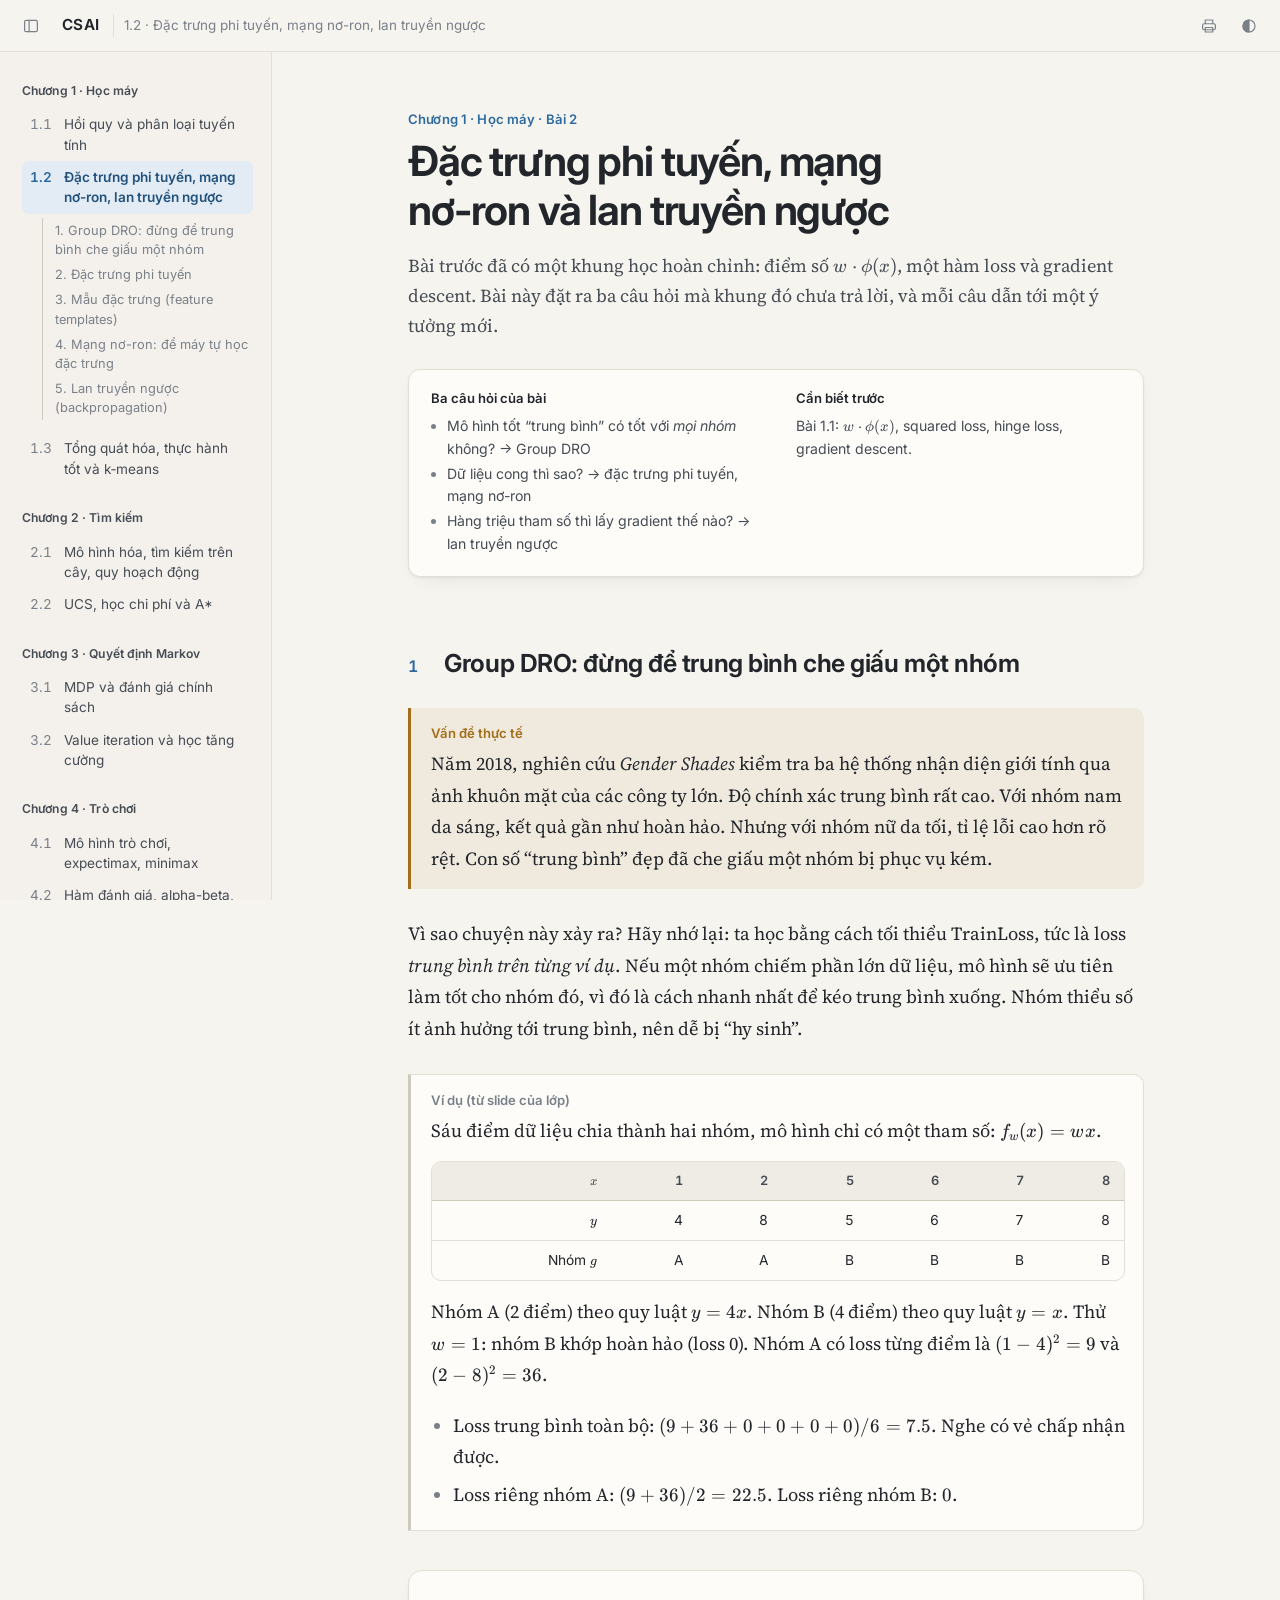
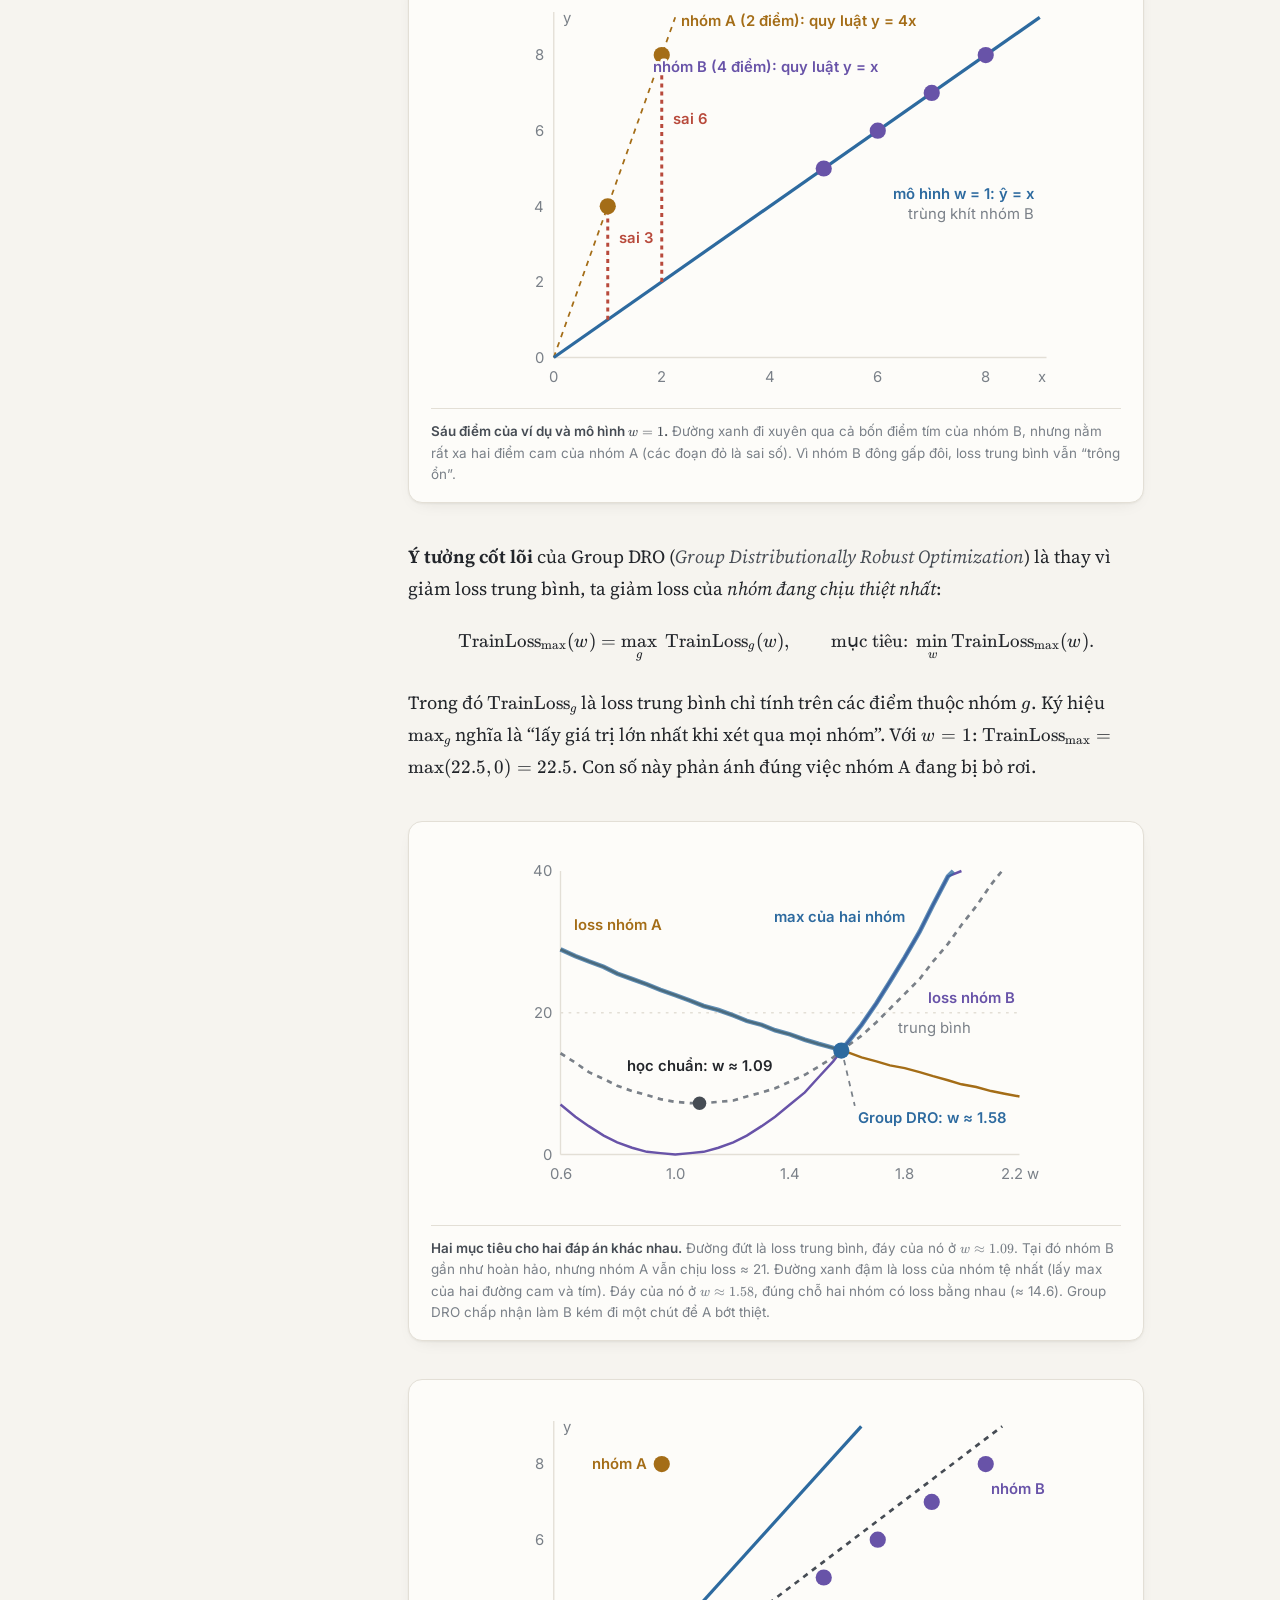
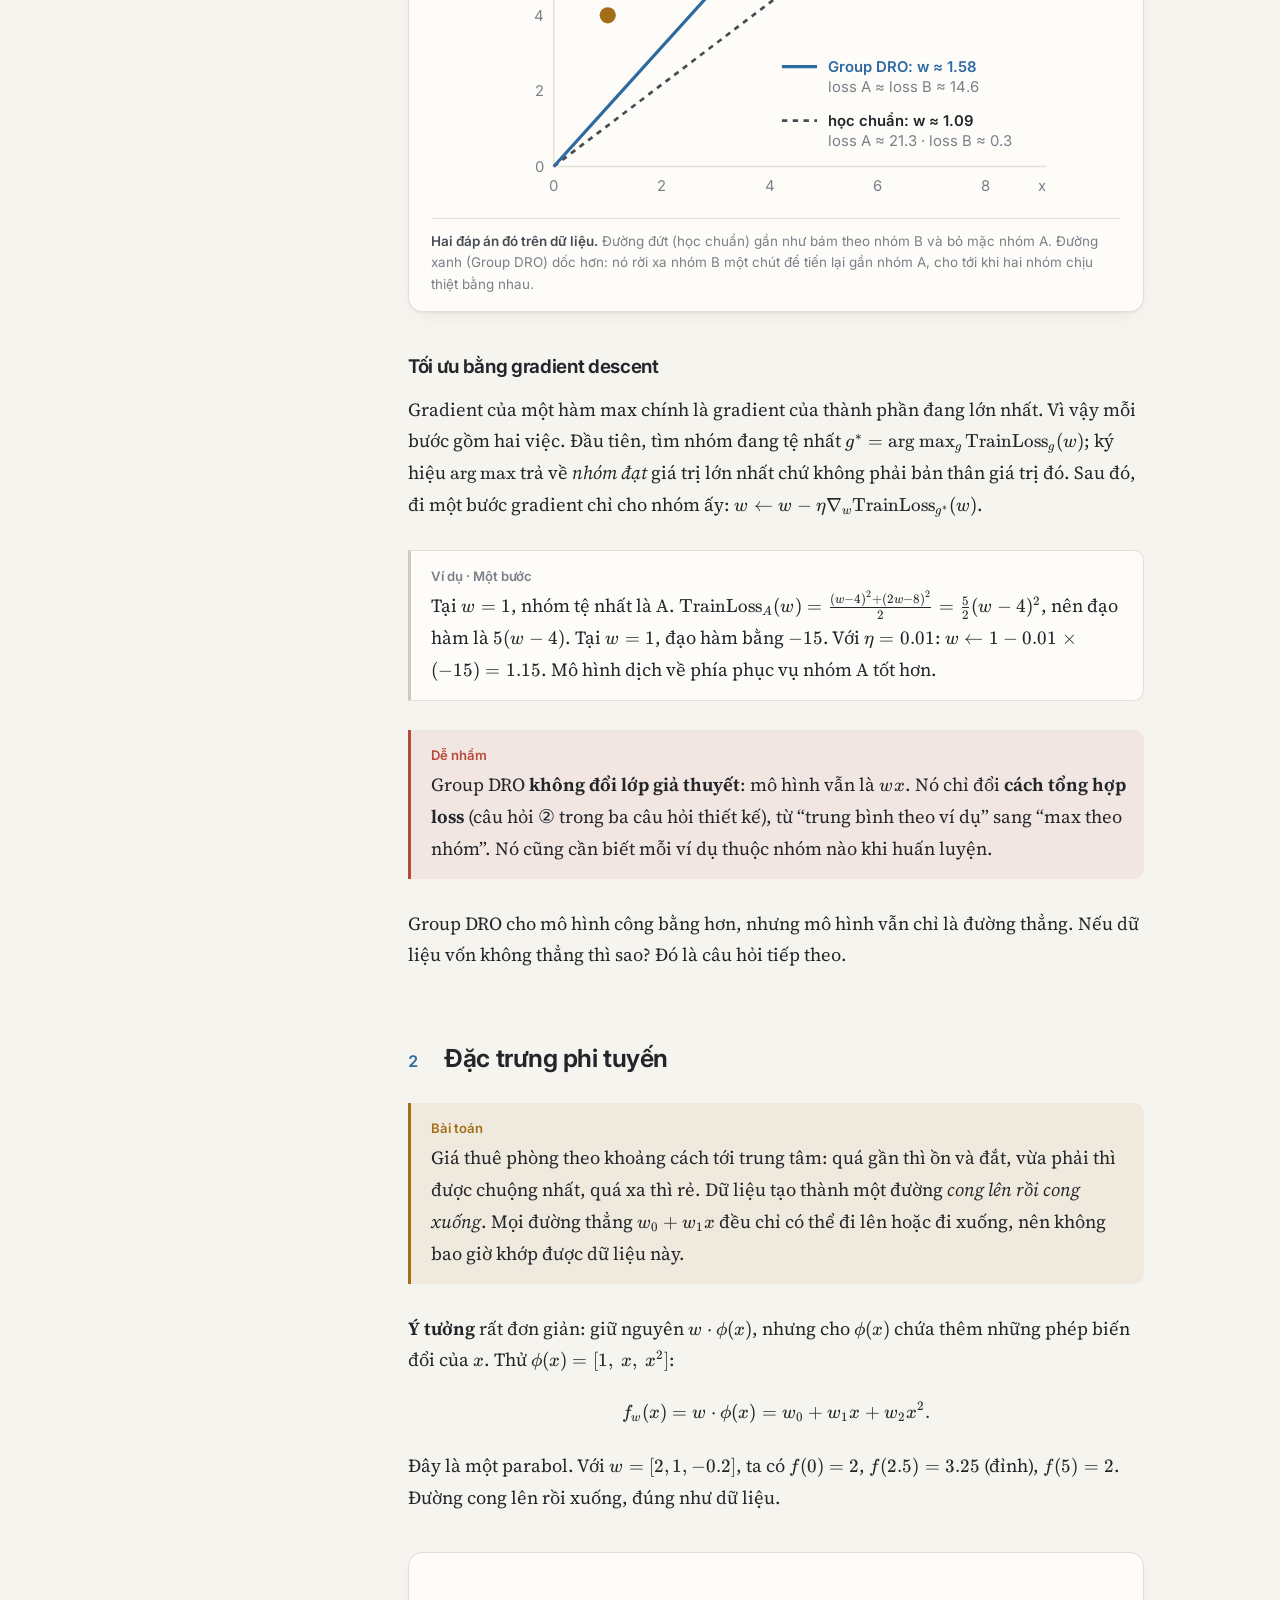
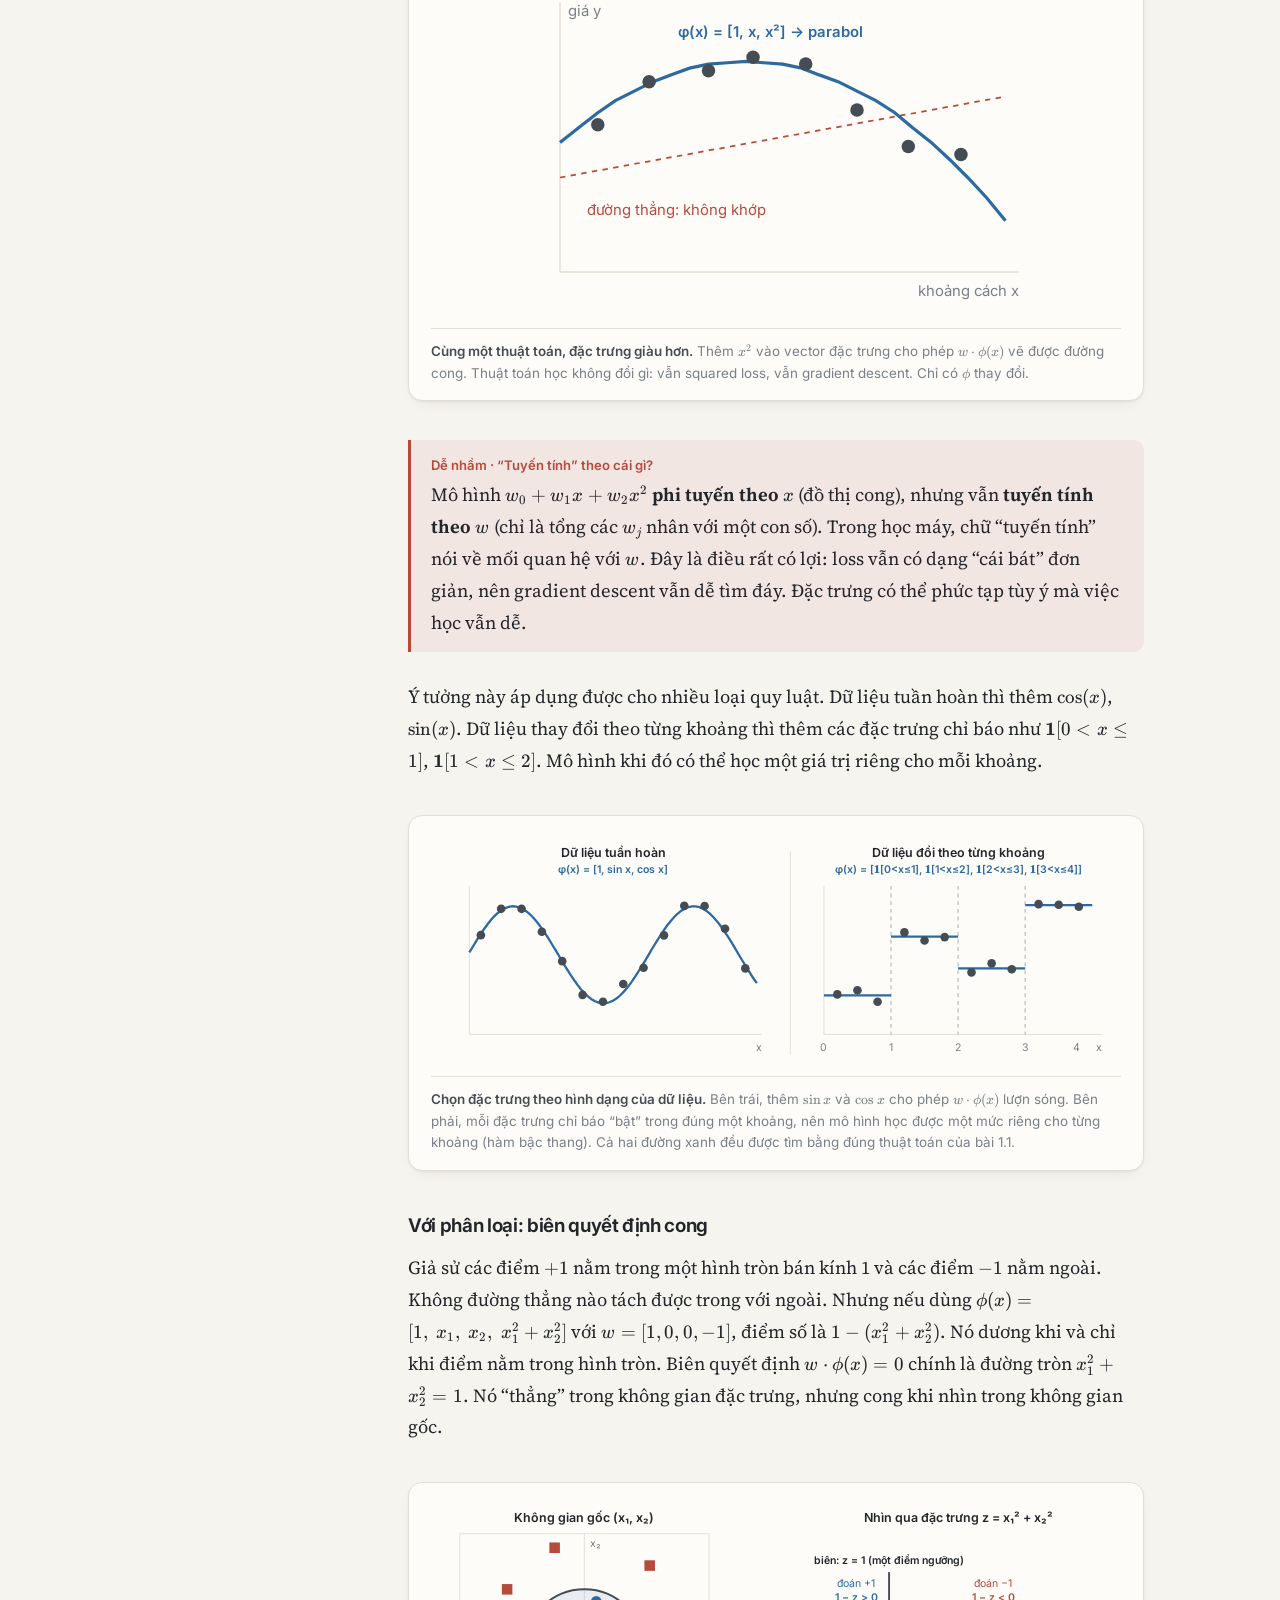
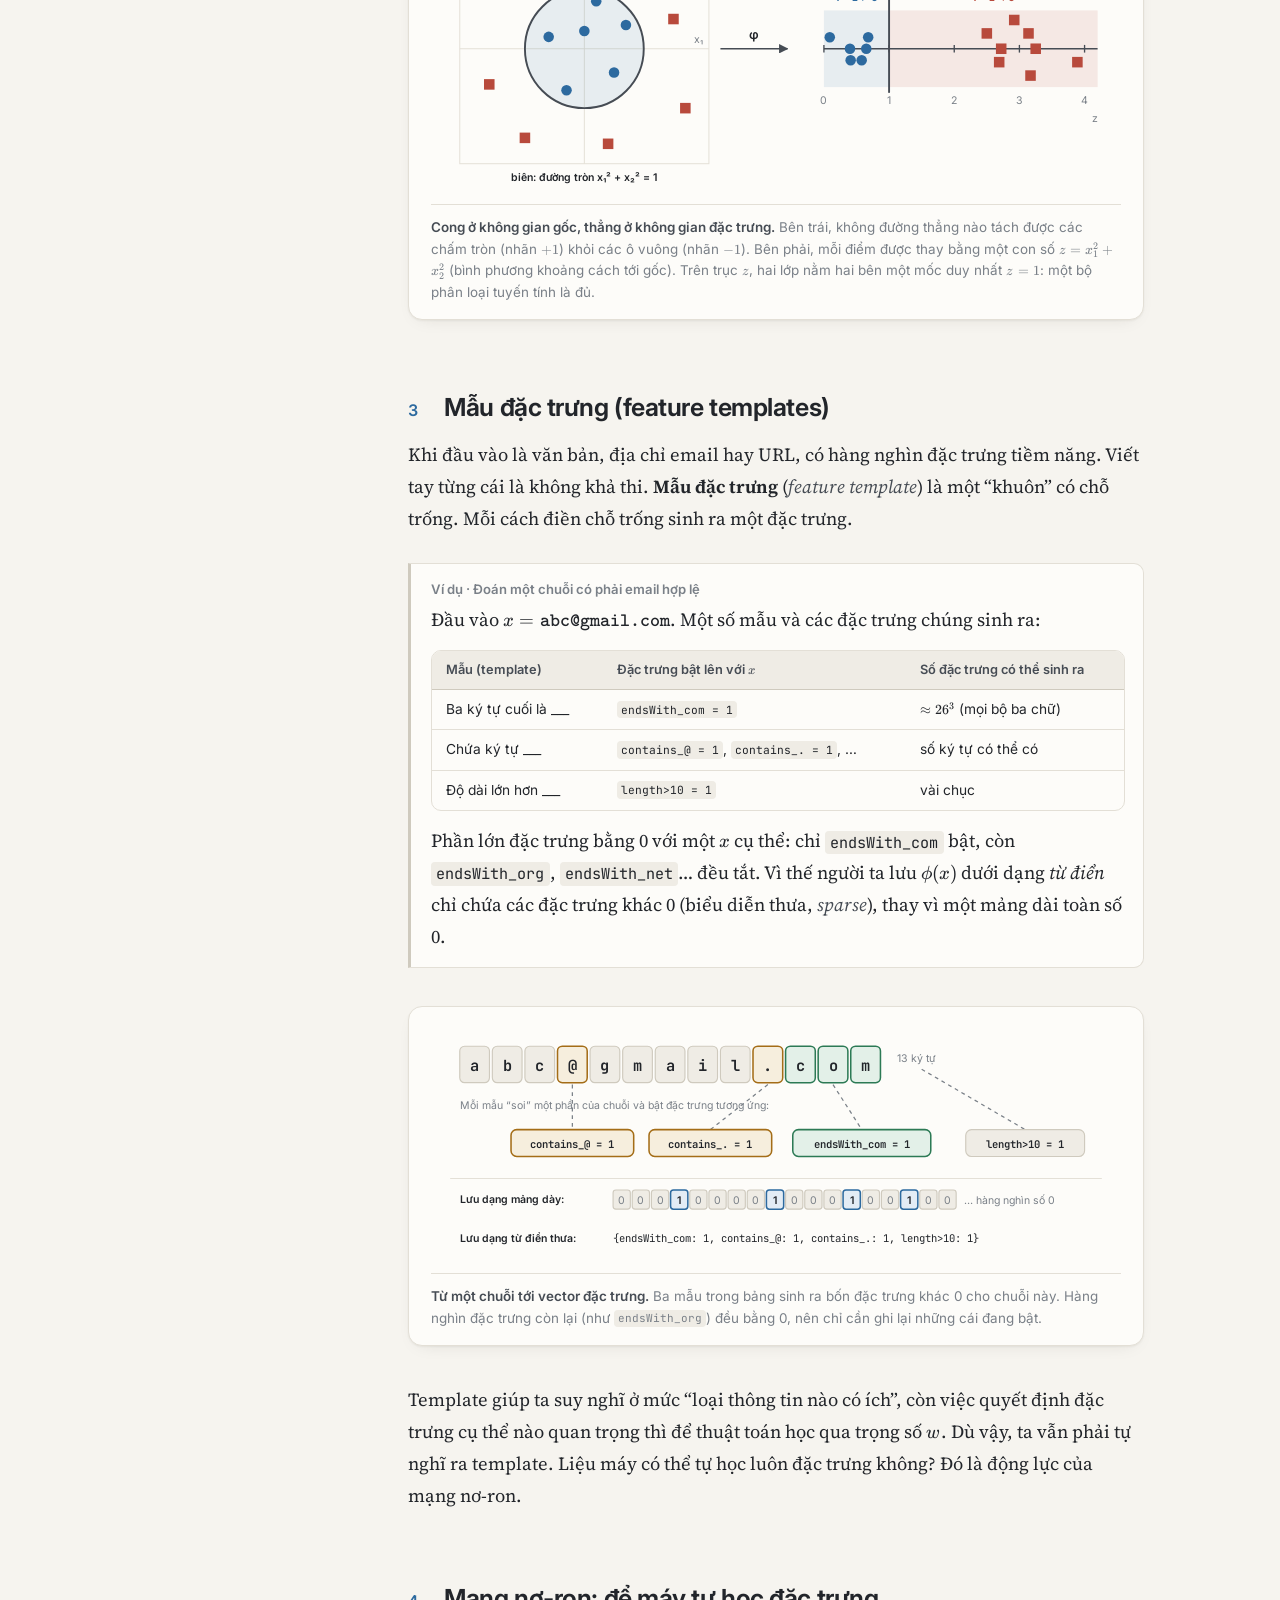
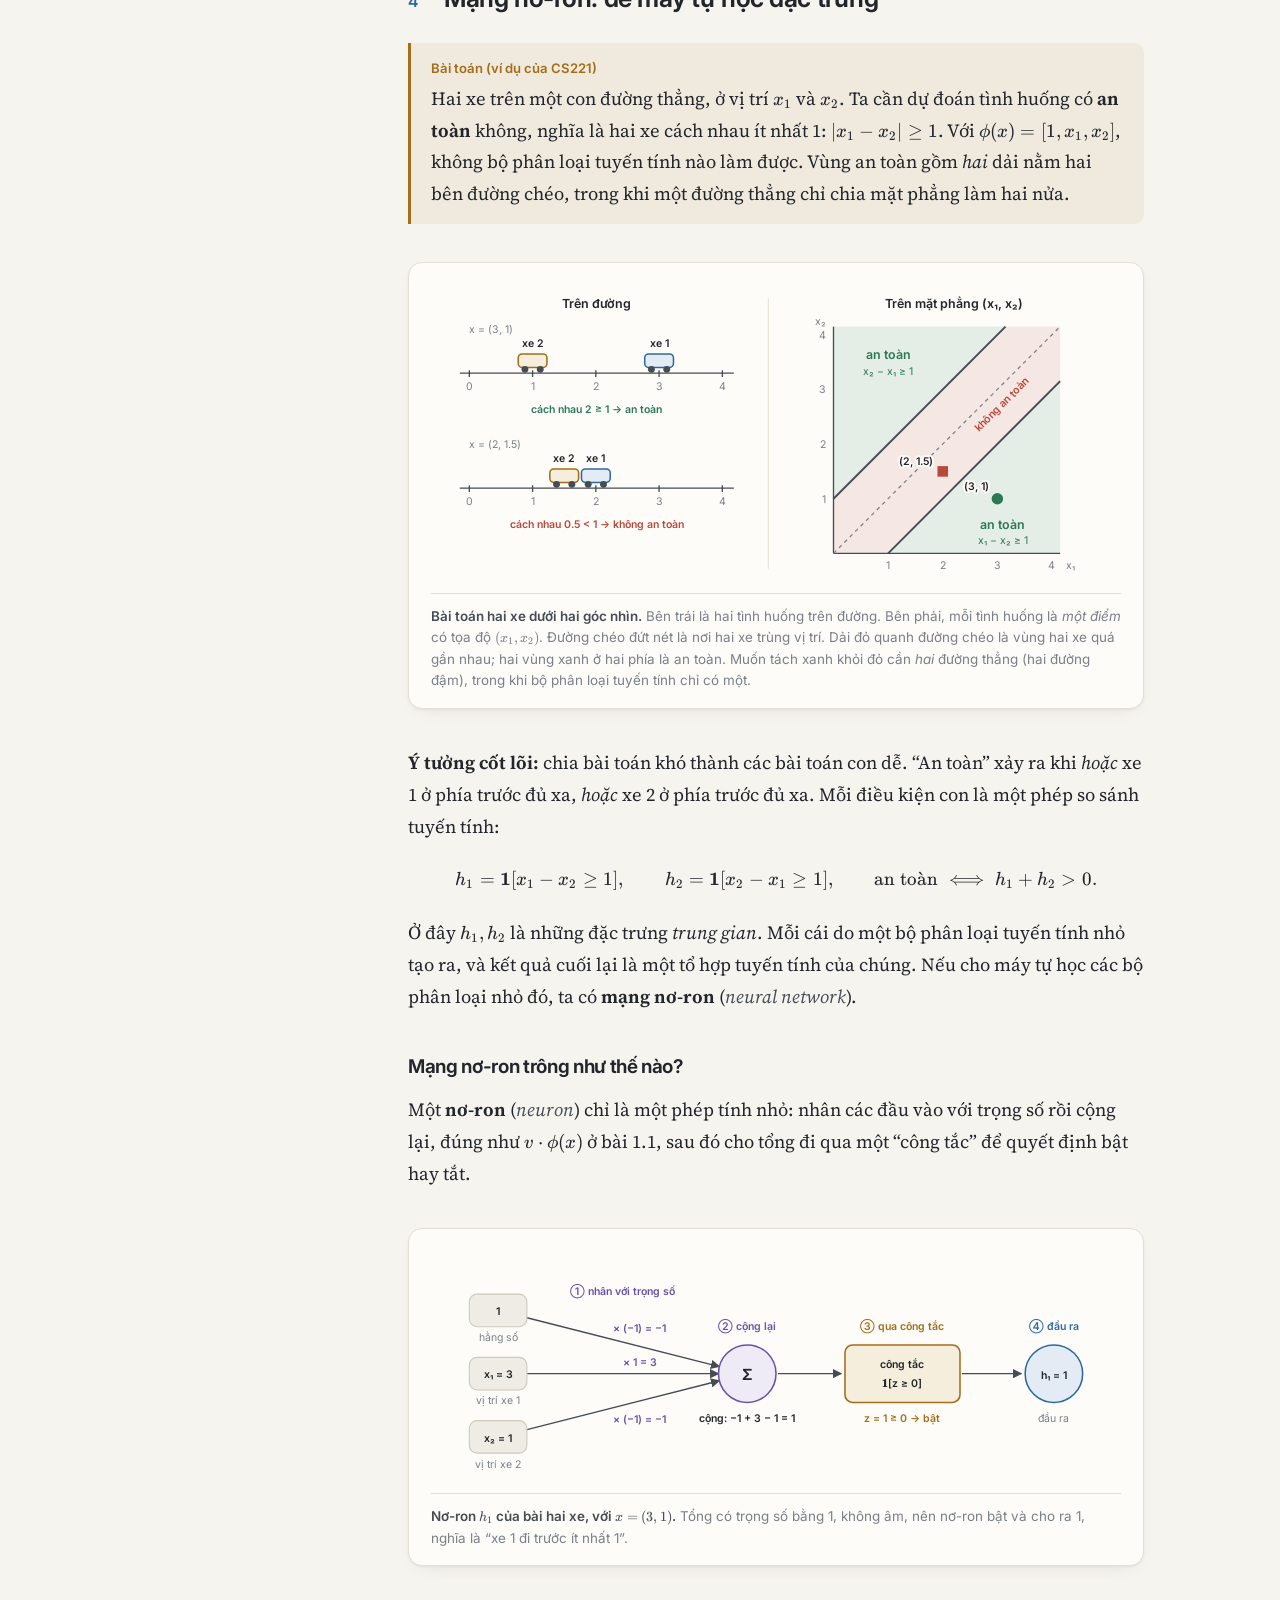
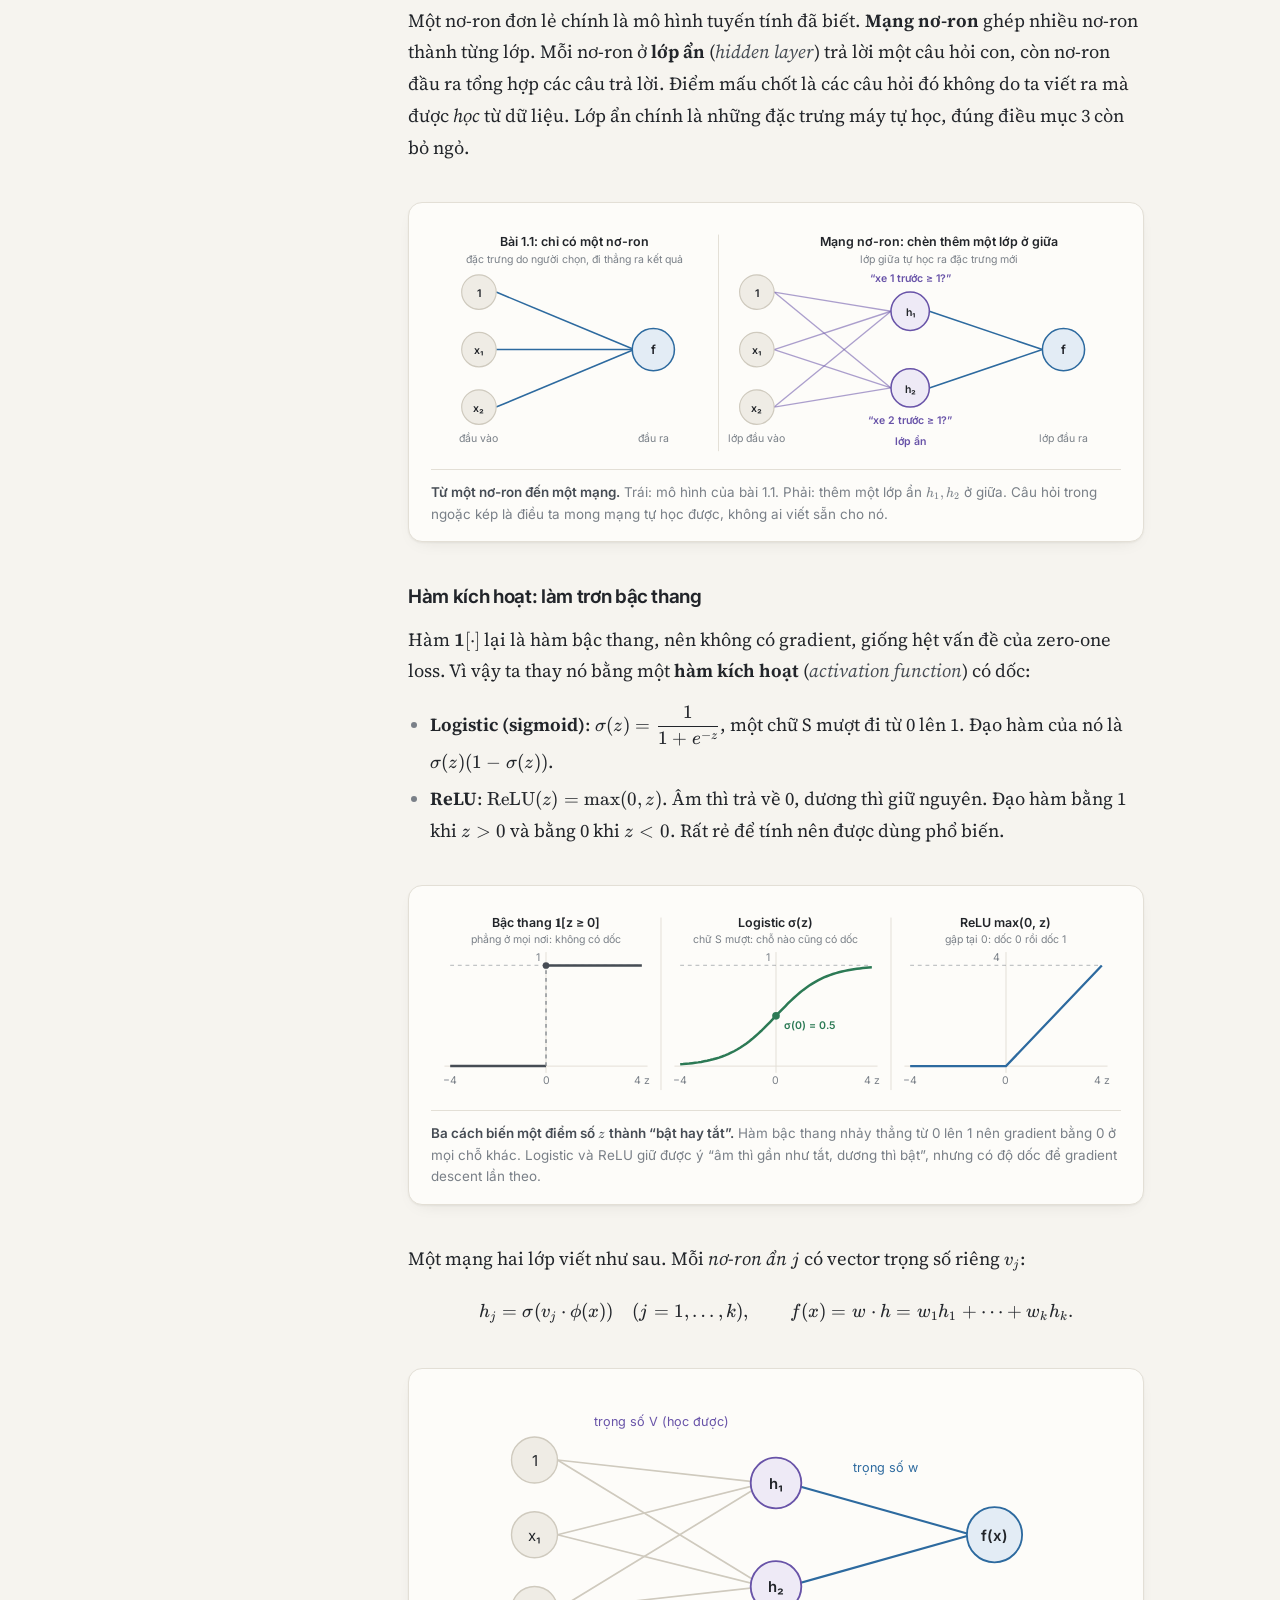
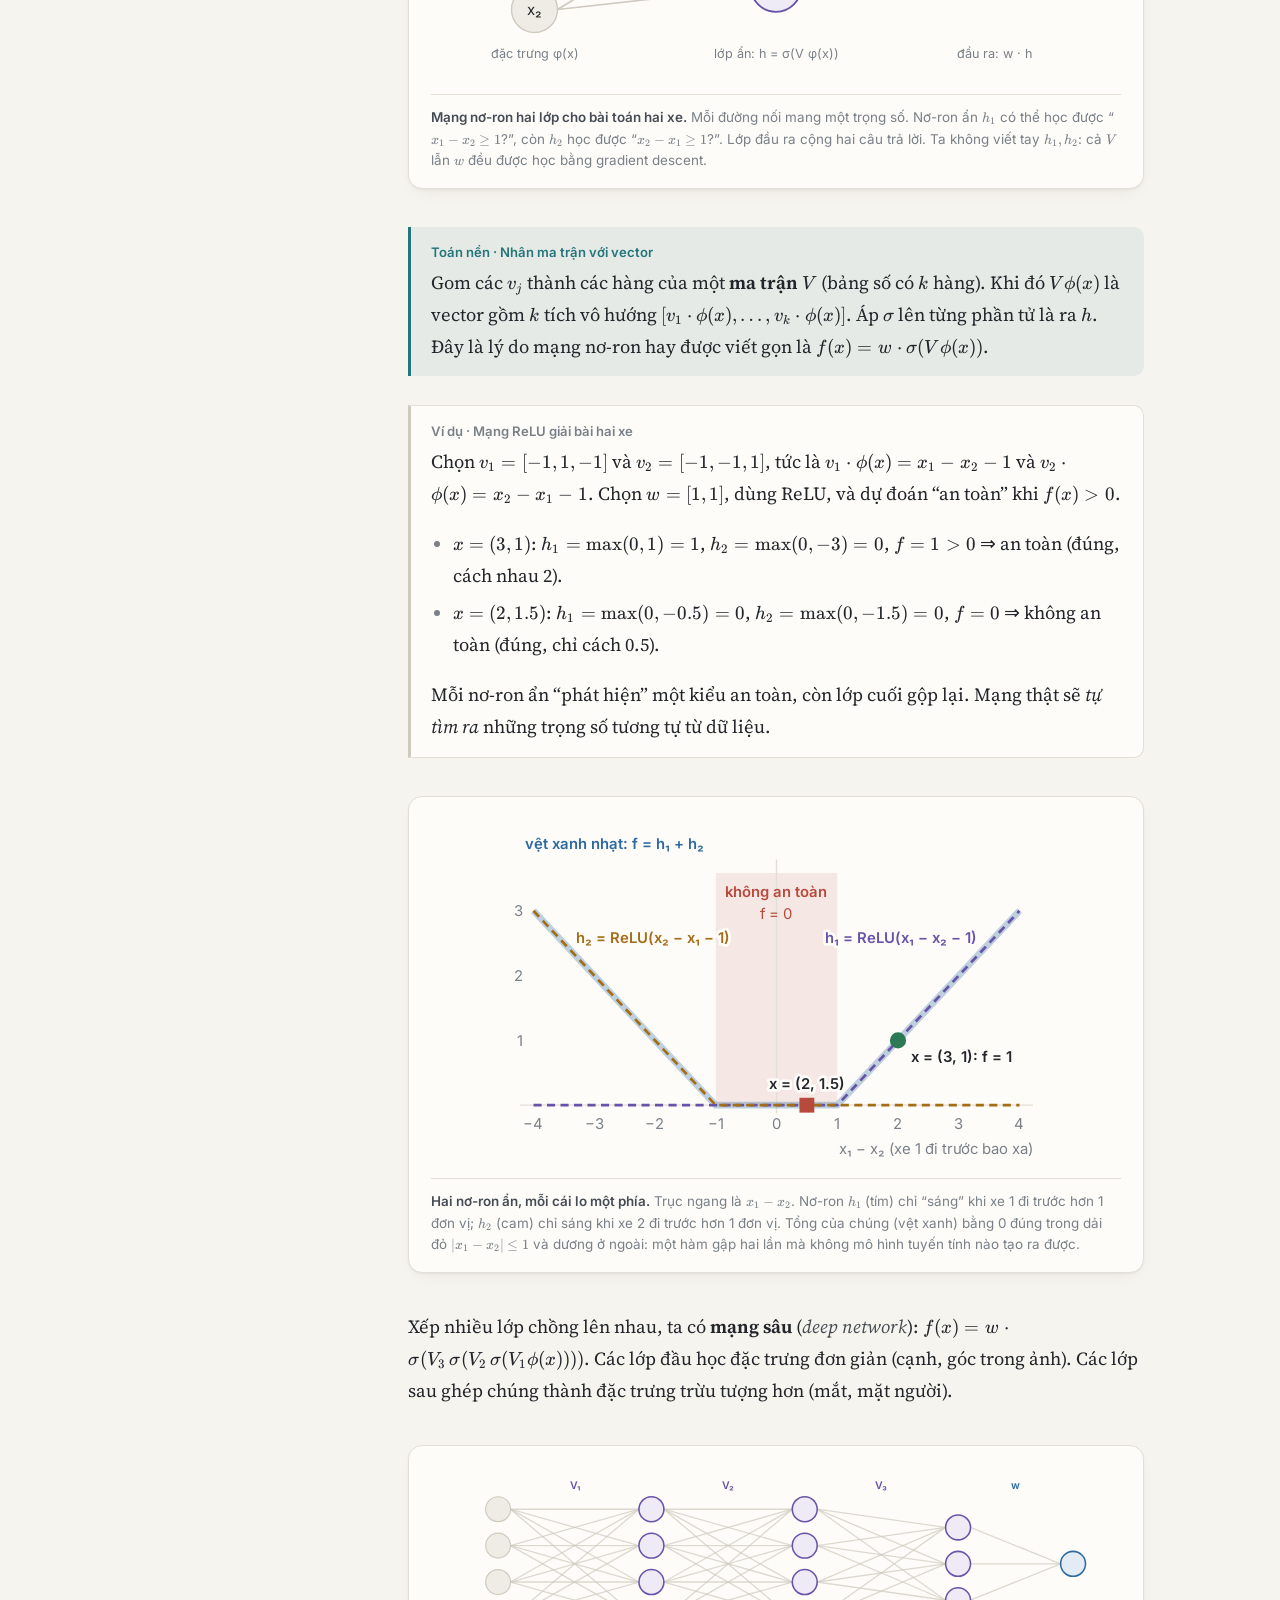
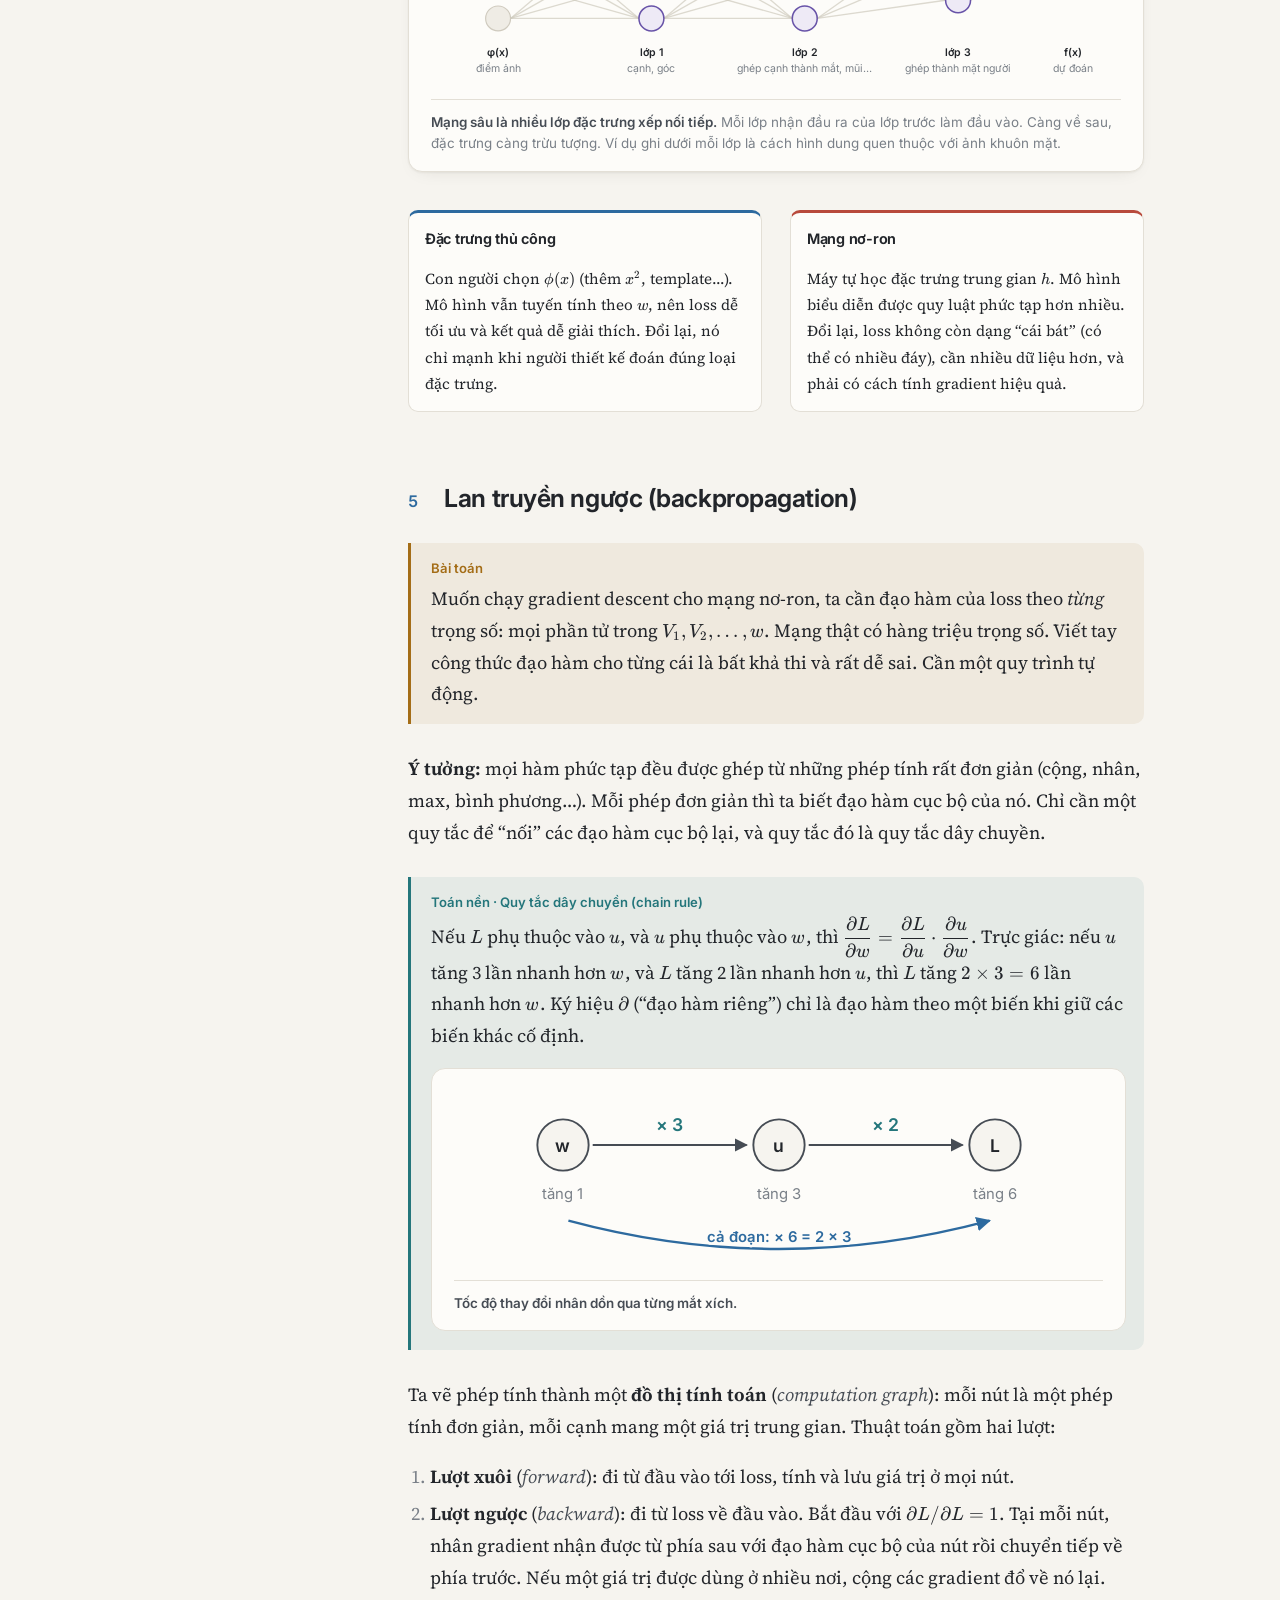
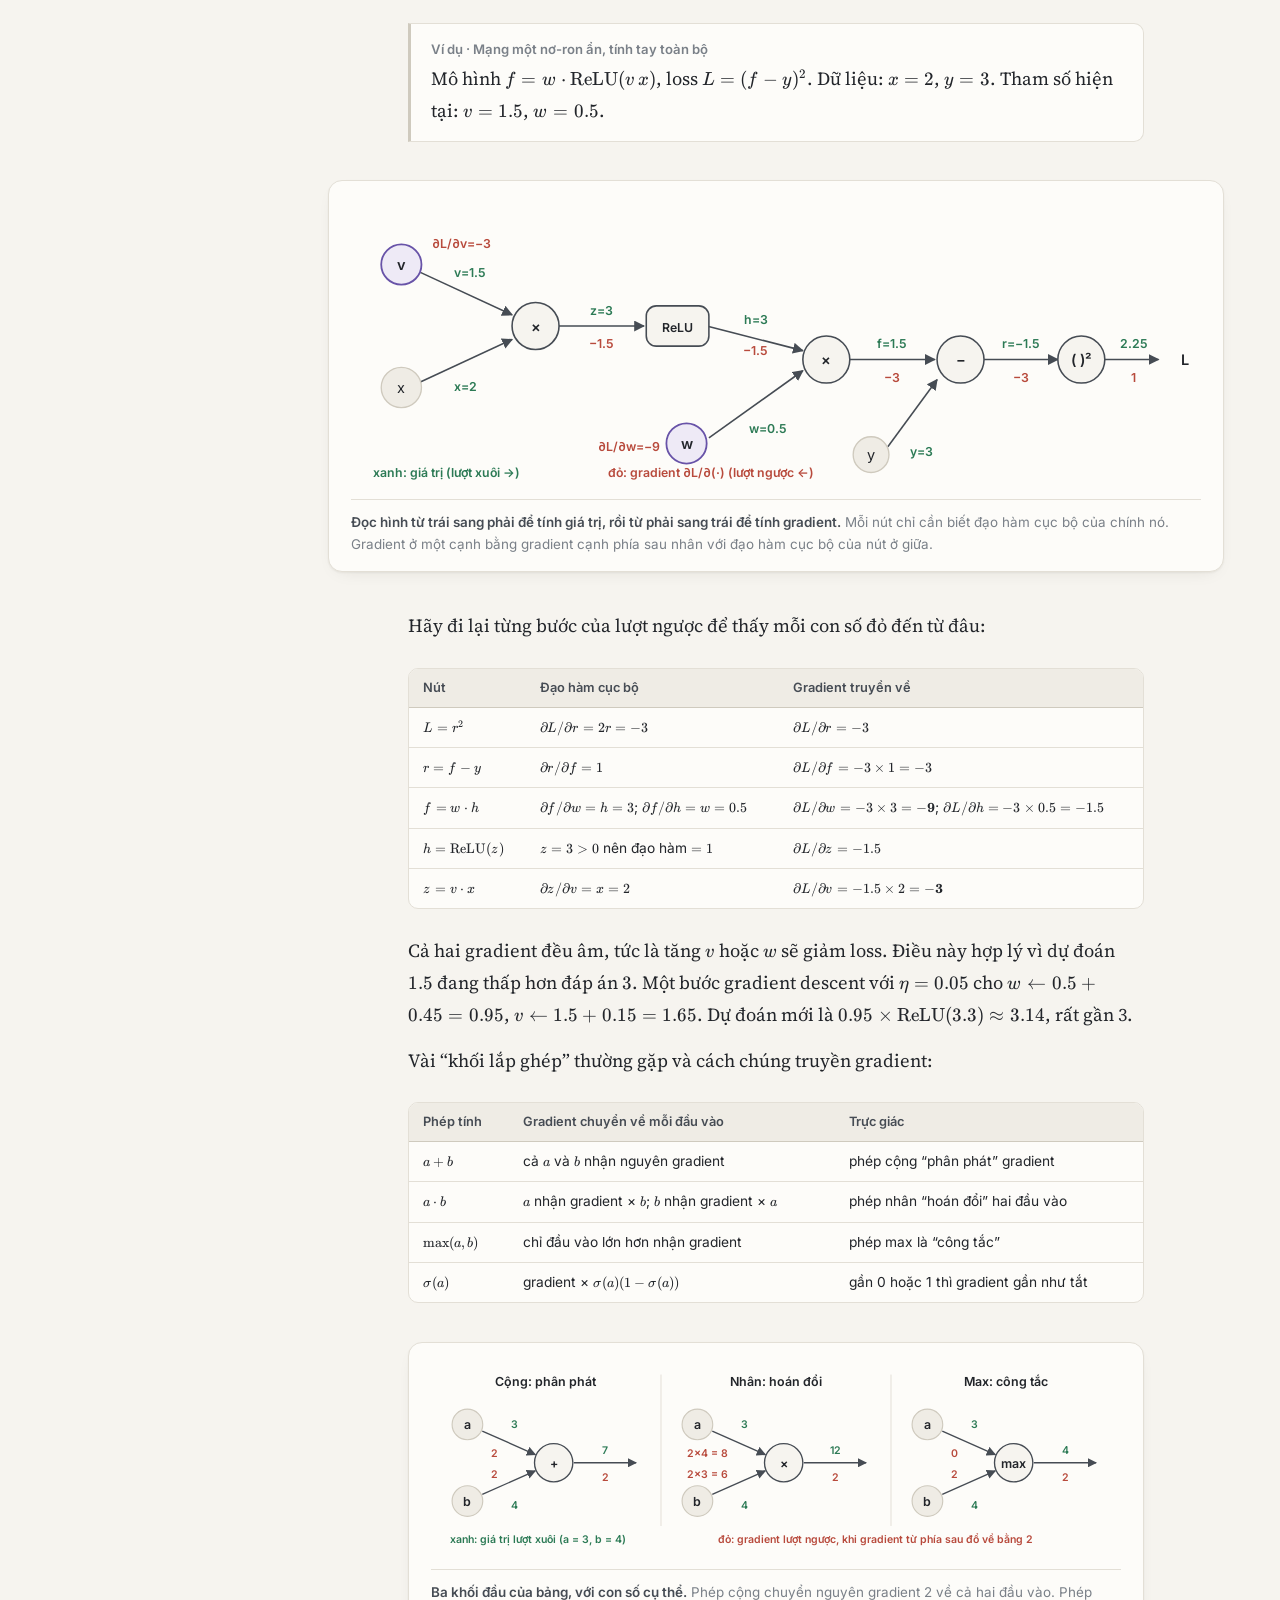
<file: ml-2-phi-tuyen-mang-noron.html>
<!doctype html>
<html lang="vi"><head>
<meta charset="utf-8"><meta name="viewport" content="width=device-width,initial-scale=1">
<title>1.2 Đặc trưng phi tuyến và mạng nơ-ron · CSAI</title>
<meta name="description" content="Bài 1.2: Group DRO, đặc trưng phi tuyến, feature templates, mạng nơ-ron và lan truyền ngược — giảng bằng tiếng Việt.">
<link rel="preconnect" href="https://fonts.googleapis.com"><link rel="preconnect" href="https://fonts.gstatic.com" crossorigin>
<link href="https://fonts.googleapis.com/css2?family=Inter:wght@400;500;600;700&family=Source+Serif+4:ital,opsz,wght@0,8..60,400;0,8..60,600;1,8..60,400&family=JetBrains+Mono:wght@400;600&display=swap" rel="stylesheet">
<link rel="stylesheet" href="assets/vendor/katex/katex.min.css"><link rel="stylesheet" href="assets/style.css">
<script defer src="assets/vendor/katex/katex.min.js"></script><script defer src="assets/vendor/katex/contrib/auto-render.min.js"></script>
<script defer src="assets/site.js"></script><script defer src="assets/sim.js"></script>
</head>
<body data-page="ml-2">
<div class="layout"><aside class="sidebar" id="sidebar"></aside>
<main class="page" id="main"><article class="content">

<header class="hero">
  <div class="eyebrow">Chương 1 · Học máy · Bài 2</div>
  <h1>Đặc trưng phi tuyến, mạng nơ-ron và lan truyền ngược</h1>
  <p class="lead">Bài trước đã có một khung học hoàn chỉnh: điểm số \(w\cdot\phi(x)\), một hàm loss và gradient descent. Bài này đặt ra ba câu hỏi mà khung đó chưa trả lời, và mỗi câu dẫn tới một ý tưởng mới.</p>
  <div class="meta">
    <div><h4>Ba câu hỏi của bài</h4><ul><li>Mô hình tốt “trung bình” có tốt với <em>mọi nhóm</em> không? → Group DRO</li><li>Dữ liệu cong thì sao? → đặc trưng phi tuyến, mạng nơ-ron</li><li>Hàng triệu tham số thì lấy gradient thế nào? → lan truyền ngược</li></ul></div>
    <div><h4>Cần biết trước</h4><p style="margin:0">Bài 1.1: \(w\cdot\phi(x)\), squared loss, hinge loss, gradient descent.</p></div>
  </div>
</header>

<h2 id="group-dro"><span class="sec">1</span>Group DRO: đừng để trung bình che giấu một nhóm</h2>

<div class="box problem"><div class="box-h">Vấn đề thực tế</div>
<p>Năm 2018, nghiên cứu <em>Gender Shades</em> kiểm tra ba hệ thống nhận diện giới tính qua ảnh khuôn mặt của các công ty lớn. Độ chính xác trung bình rất cao. Với nhóm nam da sáng, kết quả gần như hoàn hảo. Nhưng với nhóm nữ da tối, tỉ lệ lỗi cao hơn rõ rệt. Con số “trung bình” đẹp đã che giấu một nhóm bị phục vụ kém.</p>
</div>

<p>Vì sao chuyện này xảy ra? Hãy nhớ lại: ta học bằng cách tối thiểu TrainLoss, tức là loss <em>trung bình trên từng ví dụ</em>. Nếu một nhóm chiếm phần lớn dữ liệu, mô hình sẽ ưu tiên làm tốt cho nhóm đó, vì đó là cách nhanh nhất để kéo trung bình xuống. Nhóm thiểu số ít ảnh hưởng tới trung bình, nên dễ bị “hy sinh”.</p>

<div class="box example"><div class="box-h">Ví dụ (từ slide của lớp)</div>
<p>Sáu điểm dữ liệu chia thành hai nhóm, mô hình chỉ có một tham số: \(f_w(x) = wx\).</p>
<div class="tbl-wrap" style="margin:.6rem 0"><table class="tbl">
<tr><th class="n">\(x\)</th><th class="n">1</th><th class="n">2</th><th class="n">5</th><th class="n">6</th><th class="n">7</th><th class="n">8</th></tr>
<tr><td class="n">\(y\)</td><td class="n">4</td><td class="n">8</td><td class="n">5</td><td class="n">6</td><td class="n">7</td><td class="n">8</td></tr>
<tr><td class="n">Nhóm \(g\)</td><td class="n">A</td><td class="n">A</td><td class="n">B</td><td class="n">B</td><td class="n">B</td><td class="n">B</td></tr>
</table></div>
<p>Nhóm A (2 điểm) theo quy luật \(y = 4x\). Nhóm B (4 điểm) theo quy luật \(y = x\). Thử \(w = 1\): nhóm B khớp hoàn hảo (loss 0). Nhóm A có loss từng điểm là \((1-4)^2 = 9\) và \((2-8)^2 = 36\).</p>
<ul>
<li>Loss trung bình toàn bộ: \((9 + 36 + 0+0+0+0)/6 = 7.5\). Nghe có vẻ chấp nhận được.</li>
<li>Loss riêng nhóm A: \((9+36)/2 = 22.5\). Loss riêng nhóm B: \(0\).</li>
</ul>
</div>

<figure class="fig" id="fig-ml2-dro-data">
<svg viewBox="0 0 420 296" role="img" aria-label="Sáu điểm dữ liệu chia hai nhóm và đường dự đoán w bằng 1">
<line x1="45" y1="270" x2="410" y2="270" class="grid"/><line x1="45" y1="14" x2="45" y2="270" class="grid"/><text x="45" y="288" text-anchor="middle" class="t-small t-muted">0</text><text x="125" y="288" text-anchor="middle" class="t-small t-muted">2</text><text x="205" y="288" text-anchor="middle" class="t-small t-muted">4</text><text x="285" y="288" text-anchor="middle" class="t-small t-muted">6</text><text x="365" y="288" text-anchor="middle" class="t-small t-muted">8</text><text x="410" y="288" text-anchor="end" class="t-small t-muted">x</text><text x="38" y="274" text-anchor="end" class="t-small t-muted">0</text><text x="38" y="218" text-anchor="end" class="t-small t-muted">2</text><text x="38" y="162" text-anchor="end" class="t-small t-muted">4</text><text x="38" y="106" text-anchor="end" class="t-small t-muted">6</text><text x="38" y="50" text-anchor="end" class="t-small t-muted">8</text><text x="52" y="22" class="t-small t-muted">y</text><line x1="45" y1="270" x2="135" y2="18" class="ln-dash" style="stroke:var(--chance)"/><line x1="45" y1="270" x2="405" y2="18" class="ln-acc"/><line x1="85" y1="242" x2="85" y2="158" class="ln-min" stroke-dasharray="3 3"/><text x="93" y="185.5" class="t-small t-min t-b halo">sai 3</text><line x1="125" y1="214" x2="125" y2="46" class="ln-min" stroke-dasharray="3 3"/><text x="133" y="97" class="t-small t-min t-b halo">sai 6</text><circle cx="85" cy="158" r="6" class="f-ch"/><circle cx="125" cy="46" r="6" class="f-ch"/><circle cx="245" cy="130" r="6" class="f-violet"/><circle cx="285" cy="102" r="6" class="f-violet"/><circle cx="325" cy="74" r="6" class="f-violet"/><circle cx="365" cy="46" r="6" class="f-violet"/><text x="139" y="24.8" class="t-small t-ch t-b halo">nhóm A (2 điểm): quy luật y = 4x</text><text x="285" y="58.6" text-anchor="end" class="t-small t-violet t-b halo">nhóm B (4 điểm): quy luật y = x</text><text x="401" y="152.4" text-anchor="end" class="t-small t-acc t-b halo">mô hình w = 1: ŷ = x</text><text x="401" y="167.4" text-anchor="end" class="t-small t-muted halo">trùng khít nhóm B</text>
</svg>
<figcaption><b>Sáu điểm của ví dụ và mô hình \(w = 1\).</b> Đường xanh đi xuyên qua cả bốn điểm tím của nhóm B, nhưng nằm rất xa hai điểm cam của nhóm A (các đoạn đỏ là sai số). Vì nhóm B đông gấp đôi, loss trung bình vẫn “trông ổn”.</figcaption>
</figure>

<p><strong>Ý tưởng cốt lõi</strong> của Group DRO (<span class="en">Group Distributionally Robust Optimization</span>) là thay vì giảm loss trung bình, ta giảm loss của <em>nhóm đang chịu thiệt nhất</em>:</p>
\[\text{TrainLoss}_{\max}(w) = \max_{g}\ \text{TrainLoss}_g(w), \qquad \text{mục tiêu: } \min_w \text{TrainLoss}_{\max}(w).\]
<p>Trong đó \(\text{TrainLoss}_g\) là loss trung bình chỉ tính trên các điểm thuộc nhóm \(g\). Ký hiệu \(\max_g\) nghĩa là “lấy giá trị lớn nhất khi xét qua mọi nhóm”. Với \(w=1\): \(\text{TrainLoss}_{\max} = \max(22.5, 0) = 22.5\). Con số này phản ánh đúng việc nhóm A đang bị bỏ rơi.</p>

<figure class="fig">
<svg viewBox="0 0 420 270" role="img" aria-label="Loss của nhóm A, nhóm B, trung bình và max theo w">
  <g class="grid"><line x1="50" y1="230" x2="390" y2="230"/><line x1="50" y1="20" x2="50" y2="230"/><line x1="50" y1="125" x2="390" y2="125" stroke-dasharray="2 4"/></g>
  <text x="50" y="248" text-anchor="middle" class="t-small t-muted">0.6</text><text x="135" y="248" text-anchor="middle" class="t-small t-muted">1.0</text><text x="220" y="248" text-anchor="middle" class="t-small t-muted">1.4</text><text x="305" y="248" text-anchor="middle" class="t-small t-muted">1.8</text><text x="390" y="248" text-anchor="middle" class="t-small t-muted">2.2 w</text>
  <text x="44" y="234" text-anchor="end" class="t-small t-muted">0</text><text x="44" y="129" text-anchor="end" class="t-small t-muted">20</text><text x="44" y="24" text-anchor="end" class="t-small t-muted">40</text>
  <path d="M50,78 L61,83 L71,87 L82,91 L92,96 L103,100 L114,104 L124,108 L135,112 L146,116 L156,120 L167,123 L178,127 L188,131 L199,134 L209,138 L220,141 L231,145 L241,148 L252,151 L262,154 L273,158 L284,161 L294,164 L305,166 L316,169 L326,172 L337,175 L347,178 L358,180 L369,183 L379,185 L390,187" class="ln" style="stroke:var(--chance);stroke-width:1.8"/>
  <path d="M50,193 L61,202 L71,209 L82,216 L92,221 L103,225 L114,228 L124,229 L135,230 L146,229 L156,228 L167,225 L178,221 L188,216 L199,209 L209,202 L220,193 L231,184 L241,173 L252,161 L262,148 L273,134 L284,118 L294,102 L305,84 L316,65 L326,45 L337,24 L347,20" class="ln" style="stroke:var(--violet);stroke-width:1.8"/>
  <path d="M50,155 L61,162 L71,169 L82,174 L92,179 L103,183 L114,186 L124,189 L135,191 L146,192 L156,192 L167,191 L178,190 L188,187 L199,184 L209,181 L220,176 L231,171 L241,165 L252,158 L262,150 L273,142 L284,132 L294,122 L305,111 L316,100 L326,87 L337,74 L347,60 L358,46 L369,30 L377,20" class="ln-dash" style="stroke-width:2"/>
  <path d="M50,78 L61,83 L71,87 L82,91 L92,96 L103,100 L114,104 L124,108 L135,112 L146,116 L156,120 L167,123 L178,127 L188,131 L199,134 L209,138 L220,141 L231,145 L241,148 L252,151 L258,153 L262,148 L273,134 L284,118 L294,102 L305,84 L316,65 L326,45 L337,24 L341,20" class="ln-acc" style="stroke-width:3.4;opacity:.75"/>
  <circle cx="153" cy="192" r="5" class="f-ink"/><text x="153" y="168" text-anchor="middle" class="t-small t-b">học chuẩn: w ≈ 1.09</text>
  <circle cx="258" cy="153" r="6" class="f-acc"/><line x1="260" y1="160" x2="268" y2="194" class="ln-dash"/><text x="270" y="207" class="t-small t-acc t-b">Group DRO: w ≈ 1.58</text>
  <text x="60" y="64" class="t-small t-ch t-b">loss nhóm A</text><text x="322" y="118" class="t-small t-b" style="fill:var(--violet)">loss nhóm B</text>
  <text x="300" y="140" class="t-small t-muted">trung bình</text><text x="305" y="58" text-anchor="end" class="t-small t-acc t-b">max của hai nhóm</text>
</svg>
<figcaption><b>Hai mục tiêu cho hai đáp án khác nhau.</b> Đường đứt là loss trung bình, đáy của nó ở \(w \approx 1.09\). Tại đó nhóm B gần như hoàn hảo, nhưng nhóm A vẫn chịu loss ≈ 21. Đường xanh đậm là loss của nhóm tệ nhất (lấy max của hai đường cam và tím). Đáy của nó ở \(w\approx 1.58\), đúng chỗ hai nhóm có loss bằng nhau (≈ 14.6). Group DRO chấp nhận làm B kém đi một chút để A bớt thiệt.</figcaption>
</figure>

<figure class="fig" id="fig-ml2-dro-lines">
<svg viewBox="0 0 420 296" role="img" aria-label="Đường dự đoán của học chuẩn và của Group DRO trên dữ liệu">
<line x1="45" y1="270" x2="410" y2="270" class="grid"/><line x1="45" y1="14" x2="45" y2="270" class="grid"/><text x="45" y="288" text-anchor="middle" class="t-small t-muted">0</text><text x="125" y="288" text-anchor="middle" class="t-small t-muted">2</text><text x="205" y="288" text-anchor="middle" class="t-small t-muted">4</text><text x="285" y="288" text-anchor="middle" class="t-small t-muted">6</text><text x="365" y="288" text-anchor="middle" class="t-small t-muted">8</text><text x="410" y="288" text-anchor="end" class="t-small t-muted">x</text><text x="38" y="274" text-anchor="end" class="t-small t-muted">0</text><text x="38" y="218" text-anchor="end" class="t-small t-muted">2</text><text x="38" y="162" text-anchor="end" class="t-small t-muted">4</text><text x="38" y="106" text-anchor="end" class="t-small t-muted">6</text><text x="38" y="50" text-anchor="end" class="t-small t-muted">8</text><text x="52" y="22" class="t-small t-muted">y</text><line x1="45" y1="270" x2="377.2" y2="18" class="ln-dash" style="stroke:var(--ink-2);stroke-width:2"/><line x1="45" y1="270" x2="272.8" y2="18" class="ln-acc"/><circle cx="85" cy="158" r="6" class="f-ch"/><circle cx="125" cy="46" r="6" class="f-ch"/><circle cx="245" cy="130" r="6" class="f-violet"/><circle cx="285" cy="102" r="6" class="f-violet"/><circle cx="325" cy="74" r="6" class="f-violet"/><circle cx="365" cy="46" r="6" class="f-violet"/><line x1="214" y1="196" x2="240" y2="196" class="ln-acc"/><text x="248" y="200" class="t-small t-acc t-b">Group DRO: w ≈ 1.58</text><text x="248" y="215" class="t-small t-muted">loss A ≈ loss B ≈ 14.6</text><line x1="214" y1="236" x2="240" y2="236" class="ln-dash" style="stroke:var(--ink-2);stroke-width:2"/><text x="248" y="240" class="t-small t-b">học chuẩn: w ≈ 1.09</text><text x="248" y="255" class="t-small t-muted">loss A ≈ 21.3 · loss B ≈ 0.3</text><text x="114" y="50" text-anchor="end" class="t-small t-ch t-b halo">nhóm A</text><text x="369" y="68" class="t-small t-violet t-b halo">nhóm B</text>
</svg>
<figcaption><b>Hai đáp án đó trên dữ liệu.</b> Đường đứt (học chuẩn) gần như bám theo nhóm B và bỏ mặc nhóm A. Đường xanh (Group DRO) dốc hơn: nó rời xa nhóm B một chút để tiến lại gần nhóm A, cho tới khi hai nhóm chịu thiệt bằng nhau.</figcaption>
</figure>

<h3>Tối ưu bằng gradient descent</h3>
<p>Gradient của một hàm max chính là gradient của thành phần đang lớn nhất. Vì vậy mỗi bước gồm hai việc. Đầu tiên, tìm nhóm đang tệ nhất \(g^* = \arg\max_g \text{TrainLoss}_g(w)\); ký hiệu \(\arg\max\) trả về <em>nhóm đạt</em> giá trị lớn nhất chứ không phải bản thân giá trị đó. Sau đó, đi một bước gradient chỉ cho nhóm ấy: \(w \leftarrow w - \eta\nabla_w\text{TrainLoss}_{g^*}(w)\).</p>
<div class="box example"><div class="box-h">Ví dụ · Một bước</div>
<p>Tại \(w = 1\), nhóm tệ nhất là A. \(\text{TrainLoss}_A(w) = \frac{(w-4)^2 + (2w-8)^2}{2} = \frac52(w-4)^2\), nên đạo hàm là \(5(w-4)\). Tại \(w=1\), đạo hàm bằng \(-15\). Với \(\eta = 0.01\): \(w \leftarrow 1 - 0.01\times(-15) = 1.15\). Mô hình dịch về phía phục vụ nhóm A tốt hơn.</p>
</div>

<div class="box pitfall"><div class="box-h">Dễ nhầm</div>
<p>Group DRO <b>không đổi lớp giả thuyết</b>: mô hình vẫn là \(wx\). Nó chỉ đổi <b>cách tổng hợp loss</b> (câu hỏi ② trong ba câu hỏi thiết kế), từ “trung bình theo ví dụ” sang “max theo nhóm”. Nó cũng cần biết mỗi ví dụ thuộc nhóm nào khi huấn luyện.</p>
</div>

<p>Group DRO cho mô hình công bằng hơn, nhưng mô hình vẫn chỉ là đường thẳng. Nếu dữ liệu vốn không thẳng thì sao? Đó là câu hỏi tiếp theo.</p>

<h2 id="phi-tuyen"><span class="sec">2</span>Đặc trưng phi tuyến</h2>

<div class="box problem"><div class="box-h">Bài toán</div>
<p>Giá thuê phòng theo khoảng cách tới trung tâm: quá gần thì ồn và đắt, vừa phải thì được chuộng nhất, quá xa thì rẻ. Dữ liệu tạo thành một đường <em>cong lên rồi cong xuống</em>. Mọi đường thẳng \(w_0 + w_1x\) đều chỉ có thể đi lên hoặc đi xuống, nên không bao giờ khớp được dữ liệu này.</p>
</div>

<p><strong>Ý tưởng</strong> rất đơn giản: giữ nguyên \(w\cdot\phi(x)\), nhưng cho \(\phi(x)\) chứa thêm những phép biến đổi của \(x\). Thử \(\phi(x) = [1,\ x,\ x^2]\):</p>
\[f_w(x) = w\cdot\phi(x) = w_0 + w_1 x + w_2 x^2.\]
<p>Đây là một parabol. Với \(w = [2, 1, -0.2]\), ta có \(f(0) = 2\), \(f(2.5) = 3.25\) (đỉnh), \(f(5) = 2\). Đường cong lên rồi xuống, đúng như dữ liệu.</p>

<figure class="fig">
<svg viewBox="0 0 400 250" role="img" aria-label="Đặc trưng bậc hai tạo đường cong">
  <g class="grid"><line x1="40" y1="220" x2="380" y2="220"/><line x1="40" y1="20" x2="40" y2="220"/></g>
  <text x="380" y="238" text-anchor="end" class="t-small t-muted">khoảng cách x</text><text x="46" y="30" class="t-small t-muted">giá y</text>
  <line x1="40" y1="150" x2="370" y2="90" class="ln-dash" style="stroke:var(--min)"/>
  <text x="60" y="178" class="t-small t-min">đường thẳng: không khớp</text>
  <path d="M40,124 L54,113 L68,102 L81,93 L95,86 L109,79 L122,74 L136,69 L150,66 L164,65 L178,64 L191,65 L205,66 L219,69 L232,74 L246,79 L260,86 L274,93 L288,102 L301,113 L315,124 L329,137 L342,150 L356,165 L370,182" class="ln-acc"/>
  <g class="f-ink"><circle cx="68" cy="111" r="5"/><circle cx="106" cy="79" r="5"/><circle cx="150" cy="71" r="5"/><circle cx="183" cy="61" r="5"/><circle cx="222" cy="66" r="5"/><circle cx="260" cy="100" r="5"/><circle cx="298" cy="127" r="5"/><circle cx="337" cy="133" r="5"/></g>
  <text x="196" y="46" text-anchor="middle" class="t-small t-acc t-b">φ(x) = [1, x, x²] → parabol</text>
</svg>
<figcaption><b>Cùng một thuật toán, đặc trưng giàu hơn.</b> Thêm \(x^2\) vào vector đặc trưng cho phép \(w\cdot\phi(x)\) vẽ được đường cong. Thuật toán học không đổi gì: vẫn squared loss, vẫn gradient descent. Chỉ có \(\phi\) thay đổi.</figcaption>
</figure>

<div class="box pitfall"><div class="box-h">Dễ nhầm · “Tuyến tính” theo cái gì?</div>
<p>Mô hình \(w_0 + w_1x + w_2x^2\) <b>phi tuyến theo \(x\)</b> (đồ thị cong), nhưng vẫn <b>tuyến tính theo \(w\)</b> (chỉ là tổng các \(w_j\) nhân với một con số). Trong học máy, chữ “tuyến tính” nói về mối quan hệ với \(w\). Đây là điều rất có lợi: loss vẫn có dạng “cái bát” đơn giản, nên gradient descent vẫn dễ tìm đáy. Đặc trưng có thể phức tạp tùy ý mà việc học vẫn dễ.</p>
</div>

<p>Ý tưởng này áp dụng được cho nhiều loại quy luật. Dữ liệu tuần hoàn thì thêm \(\cos(x)\), \(\sin(x)\). Dữ liệu thay đổi theo từng khoảng thì thêm các đặc trưng chỉ báo như \(\mathbf 1[0 < x \le 1]\), \(\mathbf 1[1 < x \le 2]\). Mô hình khi đó có thể học một giá trị riêng cho mỗi khoảng.</p>

<figure class="fig" id="fig-ml2-features-more">
<svg viewBox="0 0 720 232" role="img" aria-label="Đặc trưng sin cos cho dữ liệu tuần hoàn và đặc trưng chỉ báo cho dữ liệu theo khoảng">
<text x="190" y="20" text-anchor="middle" class="t-b">Dữ liệu tuần hoàn</text><text x="190" y="37" text-anchor="middle" class="t-small t-acc t-b">φ(x) = [1, sin x, cos x]</text><line x1="40" y1="205" x2="345" y2="205" class="grid"/><line x1="40" y1="50" x2="40" y2="205" class="grid"/><text x="345" y="222" text-anchor="end" class="t-small t-muted">x</text><path d="M40,119.4 L43.8,113.2 L47.5,107 L51.2,101.1 L55,95.5 L58.8,90.3 L62.5,85.6 L66.2,81.5 L70,78 L73.8,75.2 L77.5,73.1 L81.2,71.8 L85,71.2 L88.8,71.5 L92.5,72.5 L96.2,74.3 L100,76.9 L103.8,80.1 L107.5,84 L111.2,88.5 L115,93.5 L118.8,99 L122.5,104.8 L126.2,110.9 L130,117.1 L133.8,123.4 L137.5,129.7 L141.2,135.9 L145,141.9 L148.8,147.5 L152.5,152.8 L156.2,157.5 L160,161.7 L163.8,165.3 L167.5,168.2 L171.2,170.4 L175,171.8 L178.8,172.5 L182.5,172.3 L186.2,171.4 L190,169.7 L193.8,167.3 L197.5,164.1 L201.2,160.3 L205,155.9 L208.8,150.9 L212.5,145.5 L216.2,139.7 L220,133.7 L223.8,127.4 L227.5,121.1 L231.2,114.8 L235,108.6 L238.8,102.6 L242.5,96.9 L246.2,91.6 L250,86.8 L253.8,82.5 L257.5,78.8 L261.2,75.8 L265,73.6 L268.8,72 L272.5,71.3 L276.2,71.3 L280,72.1 L283.8,73.8 L287.5,76.1 L291.2,79.2 L295,82.9 L298.8,87.3 L302.5,92.1 L306.2,97.5 L310,103.2 L313.8,109.2 L317.5,115.4 L321.2,121.8 L325,128.1 L328.8,134.3 L332.5,140.3 L336.2,146.1 L340,151.4" class="ln-acc"/><circle cx="52" cy="101.4" r="4.5" class="f-ink"/><circle cx="73.2" cy="73.9" r="4.5" class="f-ink"/><circle cx="94.5" cy="73.9" r="4.5" class="f-ink"/><circle cx="115.7" cy="97.8" r="4.5" class="f-ink"/><circle cx="136.9" cy="128.5" r="4.5" class="f-ink"/><circle cx="158.2" cy="163.7" r="4.5" class="f-ink"/><circle cx="179.4" cy="170.9" r="4.5" class="f-ink"/><circle cx="200.6" cy="152.4" r="4.5" class="f-ink"/><circle cx="221.8" cy="135.4" r="4.5" class="f-ink"/><circle cx="243.1" cy="101.6" r="4.5" class="f-ink"/><circle cx="264.3" cy="70.8" r="4.5" class="f-ink"/><circle cx="285.5" cy="70.9" r="4.5" class="f-ink"/><circle cx="306.8" cy="94.7" r="4.5" class="f-ink"/><circle cx="328" cy="136" r="4.5" class="f-ink"/><text x="550" y="20" text-anchor="middle" class="t-b">Dữ liệu đổi theo từng khoảng</text><text x="550" y="37" text-anchor="middle" class="t-small t-acc t-b">φ(x) = [𝟏[0&lt;x≤1], 𝟏[1&lt;x≤2], 𝟏[2&lt;x≤3], 𝟏[3&lt;x≤4]]</text><line x1="410" y1="205" x2="700" y2="205" class="grid"/><line x1="410" y1="50" x2="410" y2="205" class="grid"/><text x="700" y="222" text-anchor="end" class="t-small t-muted">x</text><text x="410" y="222" text-anchor="middle" class="t-small t-muted">0</text><text x="480" y="222" text-anchor="middle" class="t-small t-muted">1</text><line x1="480" y1="50" x2="480" y2="205" class="ln-dash" style="opacity:.5"/><text x="550" y="222" text-anchor="middle" class="t-small t-muted">2</text><line x1="550" y1="50" x2="550" y2="205" class="ln-dash" style="opacity:.5"/><text x="620" y="222" text-anchor="middle" class="t-small t-muted">3</text><line x1="620" y1="50" x2="620" y2="205" class="ln-dash" style="opacity:.5"/><text x="674" y="222" text-anchor="middle" class="t-small t-muted">4</text><line x1="410" y1="164.3" x2="480" y2="164.3" class="ln-acc"/><line x1="480" y1="103" x2="550" y2="103" class="ln-acc"/><line x1="550" y1="136" x2="620" y2="136" class="ln-acc"/><line x1="620" y1="70.1" x2="690" y2="70.1" class="ln-acc"/><circle cx="424" cy="163.2" r="4.5" class="f-ink"/><circle cx="445" cy="158.9" r="4.5" class="f-ink"/><circle cx="466" cy="170.9" r="4.5" class="f-ink"/><circle cx="494" cy="98.5" r="4.5" class="f-ink"/><circle cx="515" cy="107" r="4.5" class="f-ink"/><circle cx="536" cy="103.4" r="4.5" class="f-ink"/><circle cx="564" cy="140.2" r="4.5" class="f-ink"/><circle cx="585" cy="130.8" r="4.5" class="f-ink"/><circle cx="606" cy="136.9" r="4.5" class="f-ink"/><circle cx="634" cy="69" r="4.5" class="f-ink"/><circle cx="655" cy="69.7" r="4.5" class="f-ink"/><circle cx="676" cy="71.7" r="4.5" class="f-ink"/><line x1="375" y1="14" x2="375" y2="226" class="grid"/>
</svg>
<figcaption><b>Chọn đặc trưng theo hình dạng của dữ liệu.</b> Bên trái, thêm \(\sin x\) và \(\cos x\) cho phép \(w\cdot\phi(x)\) lượn sóng. Bên phải, mỗi đặc trưng chỉ báo “bật” trong đúng một khoảng, nên mô hình học được một mức riêng cho từng khoảng (hàm bậc thang). Cả hai đường xanh đều được tìm bằng đúng thuật toán của bài 1.1.</figcaption>
</figure>

<h3>Với phân loại: biên quyết định cong</h3>
<p>Giả sử các điểm \(+1\) nằm trong một hình tròn bán kính 1 và các điểm \(-1\) nằm ngoài. Không đường thẳng nào tách được trong với ngoài. Nhưng nếu dùng \(\phi(x) = [1,\ x_1,\ x_2,\ x_1^2 + x_2^2]\) với \(w = [1, 0, 0, -1]\), điểm số là \(1 - (x_1^2 + x_2^2)\). Nó dương khi và chỉ khi điểm nằm trong hình tròn. Biên quyết định \(w\cdot\phi(x) = 0\) chính là đường tròn \(x_1^2 + x_2^2 = 1\). Nó “thẳng” trong không gian đặc trưng, nhưng cong khi nhìn trong không gian gốc.</p>

<figure class="fig" id="fig-ml2-circle">
<svg viewBox="0 0 720 296" role="img" aria-label="Biên quyết định hình tròn trở thành một ngưỡng trên trục đặc trưng">
<defs><marker id="mB4" viewBox="0 0 10 10" refX="9" refY="5" markerWidth="7" markerHeight="7" orient="auto"><path d="M0,0L10,5L0,10z" class="arrow-head"/></marker></defs><text x="160" y="18" text-anchor="middle" class="t-b">Không gian gốc (x₁, x₂)</text><text x="550" y="18" text-anchor="middle" class="t-b">Nhìn qua đặc trưng z = x₁² + x₂²</text><rect x="30" y="30" width="260" height="240" class="grid" fill="none"/><line x1="30" y1="150" x2="290" y2="150" class="grid"/><line x1="160" y1="30" x2="160" y2="270" class="grid"/><circle cx="160" cy="150" r="62" class="z-acc"/><circle cx="160" cy="150" r="62" class="ln-ink" style="stroke-width:2"/><text x="284" y="144" text-anchor="end" class="t-small t-muted">x₁</text><text x="166" y="44" class="t-small t-muted">x₂</text><circle cx="160" cy="131.4" r="5.5" class="f-acc"/><circle cx="191" cy="174.8" r="5.5" class="f-acc"/><circle cx="122.8" cy="137.6" r="5.5" class="f-acc"/><circle cx="172.4" cy="100.4" r="5.5" class="f-acc"/><circle cx="141.4" cy="193.4" r="5.5" class="f-acc"/><circle cx="203.4" cy="125.2" r="5.5" class="f-acc"/><rect x="247.5" y="113.5" width="11" height="11" class="f-min"/><rect x="73.9" y="82.5" width="11" height="11" class="f-min"/><rect x="179.3" y="243.7" width="11" height="11" class="f-min"/><rect x="55.3" y="181.7" width="11" height="11" class="f-min"/><rect x="222.7" y="57.7" width="11" height="11" class="f-min"/><rect x="123.5" y="39.1" width="11" height="11" class="f-min"/><rect x="259.9" y="206.5" width="11" height="11" class="f-min"/><rect x="92.5" y="237.5" width="11" height="11" class="f-min"/><text x="160" y="288" text-anchor="middle" class="t-small t-b">biên: đường tròn x₁² + x₂² = 1</text><line x1="302" y1="150" x2="372" y2="150" class="ln-ink" marker-end="url(#mB4)"/><text x="337" y="140" text-anchor="middle" class="t-b">φ</text><rect x="410" y="110" width="68" height="80" class="z-acc"/><rect x="478" y="110" width="217.6" height="80" class="z-min"/><line x1="410" y1="150" x2="695.6" y2="150" class="ln-ink"/><line x1="410" y1="146" x2="410" y2="154" class="ln-ink"/><text x="410" y="208" text-anchor="middle" class="t-small t-muted">0</text><line x1="478" y1="146" x2="478" y2="154" class="ln-ink"/><text x="478" y="208" text-anchor="middle" class="t-small t-muted">1</text><line x1="546" y1="146" x2="546" y2="154" class="ln-ink"/><text x="546" y="208" text-anchor="middle" class="t-small t-muted">2</text><line x1="614" y1="146" x2="614" y2="154" class="ln-ink"/><text x="614" y="208" text-anchor="middle" class="t-small t-muted">3</text><line x1="682" y1="146" x2="682" y2="154" class="ln-ink"/><text x="682" y="208" text-anchor="middle" class="t-small t-muted">4</text><text x="695.6" y="226" text-anchor="end" class="t-small t-muted">z</text><line x1="478" y1="70" x2="478" y2="196" class="ln-ink" style="stroke-width:2"/><text x="478" y="62" text-anchor="middle" class="t-small t-b">biên: z = 1 (một điểm ngưỡng)</text><circle cx="416.1" cy="138" r="5.5" class="f-acc"/><circle cx="437.9" cy="162" r="5.5" class="f-acc"/><circle cx="437.2" cy="150" r="5.5" class="f-acc"/><circle cx="456.2" cy="138" r="5.5" class="f-acc"/><circle cx="449.4" cy="162" r="5.5" class="f-acc"/><circle cx="454.2" cy="150" r="5.5" class="f-acc"/><rect x="574.5" y="128.5" width="11" height="11" class="f-min"/><rect x="587.4" y="158.5" width="11" height="11" class="f-min"/><rect x="589.5" y="144.5" width="11" height="11" class="f-min"/><rect x="603.1" y="114.5" width="11" height="11" class="f-min"/><rect x="620.1" y="172.5" width="11" height="11" class="f-min"/><rect x="618" y="128.5" width="11" height="11" class="f-min"/><rect x="669" y="158.5" width="11" height="11" class="f-min"/><rect x="625.5" y="144.5" width="11" height="11" class="f-min"/><text x="444" y="100" text-anchor="middle" class="t-small t-acc t-b">1 − z &gt; 0</text><text x="444" y="86" text-anchor="middle" class="t-small t-acc">đoán +1</text><text x="586.8" y="100" text-anchor="middle" class="t-small t-min t-b">1 − z &lt; 0</text><text x="586.8" y="86" text-anchor="middle" class="t-small t-min">đoán −1</text>
</svg>
<figcaption><b>Cong ở không gian gốc, thẳng ở không gian đặc trưng.</b> Bên trái, không đường thẳng nào tách được các chấm tròn (nhãn \(+1\)) khỏi các ô vuông (nhãn \(-1\)). Bên phải, mỗi điểm được thay bằng một con số \(z = x_1^2 + x_2^2\) (bình phương khoảng cách tới gốc). Trên trục \(z\), hai lớp nằm hai bên một mốc duy nhất \(z = 1\): một bộ phân loại tuyến tính là đủ.</figcaption>
</figure>

<h2 id="feature-templates"><span class="sec">3</span>Mẫu đặc trưng (feature templates)</h2>
<p>Khi đầu vào là văn bản, địa chỉ email hay URL, có hàng nghìn đặc trưng tiềm năng. Viết tay từng cái là không khả thi. <dfn>Mẫu đặc trưng</dfn> (<span class="en">feature template</span>) là một “khuôn” có chỗ trống. Mỗi cách điền chỗ trống sinh ra một đặc trưng.</p>
<div class="box example"><div class="box-h">Ví dụ · Đoán một chuỗi có phải email hợp lệ</div>
<p>Đầu vào \(x = \texttt{abc@gmail.com}\). Một số mẫu và các đặc trưng chúng sinh ra:</p>
<div class="tbl-wrap" style="margin:.6rem 0"><table class="tbl">
<tr><th>Mẫu (template)</th><th>Đặc trưng bật lên với \(x\)</th><th>Số đặc trưng có thể sinh ra</th></tr>
<tr><td>Ba ký tự cuối là ___</td><td><code>endsWith_com = 1</code></td><td>\(\approx 26^3\) (mọi bộ ba chữ)</td></tr>
<tr><td>Chứa ký tự ___</td><td><code>contains_@ = 1</code>, <code>contains_. = 1</code>, …</td><td>số ký tự có thể có</td></tr>
<tr><td>Độ dài lớn hơn ___</td><td><code>length&gt;10 = 1</code></td><td>vài chục</td></tr>
</table></div>
<p>Phần lớn đặc trưng bằng 0 với một \(x\) cụ thể: chỉ <code>endsWith_com</code> bật, còn <code>endsWith_org</code>, <code>endsWith_net</code>… đều tắt. Vì thế người ta lưu \(\phi(x)\) dưới dạng <em>từ điển</em> chỉ chứa các đặc trưng khác 0 (biểu diễn thưa, <span class="en">sparse</span>), thay vì một mảng dài toàn số 0.</p>
</div>
<figure class="fig" id="fig-ml2-template">
<svg viewBox="0 0 720 238" role="img" aria-label="Mẫu đặc trưng áp lên chuỗi abc@gmail.com và hai cách lưu vector đặc trưng">
<rect x="30" y="18" width="31" height="38" rx="5" class="nd-soft"/><text x="45.5" y="44" text-anchor="middle" class="t-big t-mono">a</text><rect x="64" y="18" width="31" height="38" rx="5" class="nd-soft"/><text x="79.5" y="44" text-anchor="middle" class="t-big t-mono">b</text><rect x="98" y="18" width="31" height="38" rx="5" class="nd-soft"/><text x="113.5" y="44" text-anchor="middle" class="t-big t-mono">c</text><rect x="132" y="18" width="31" height="38" rx="5" class="nd-ch"/><text x="147.5" y="44" text-anchor="middle" class="t-big t-mono">@</text><rect x="166" y="18" width="31" height="38" rx="5" class="nd-soft"/><text x="181.5" y="44" text-anchor="middle" class="t-big t-mono">g</text><rect x="200" y="18" width="31" height="38" rx="5" class="nd-soft"/><text x="215.5" y="44" text-anchor="middle" class="t-big t-mono">m</text><rect x="234" y="18" width="31" height="38" rx="5" class="nd-soft"/><text x="249.5" y="44" text-anchor="middle" class="t-big t-mono">a</text><rect x="268" y="18" width="31" height="38" rx="5" class="nd-soft"/><text x="283.5" y="44" text-anchor="middle" class="t-big t-mono">i</text><rect x="302" y="18" width="31" height="38" rx="5" class="nd-soft"/><text x="317.5" y="44" text-anchor="middle" class="t-big t-mono">l</text><rect x="336" y="18" width="31" height="38" rx="5" class="nd-ch"/><text x="351.5" y="44" text-anchor="middle" class="t-big t-mono">.</text><rect x="370" y="18" width="31" height="38" rx="5" class="nd-ok"/><text x="385.5" y="44" text-anchor="middle" class="t-big t-mono">c</text><rect x="404" y="18" width="31" height="38" rx="5" class="nd-ok"/><text x="419.5" y="44" text-anchor="middle" class="t-big t-mono">o</text><rect x="438" y="18" width="31" height="38" rx="5" class="nd-ok"/><text x="453.5" y="44" text-anchor="middle" class="t-big t-mono">m</text><text x="486" y="34" class="t-small t-muted">13 ký tự</text><line x1="147.5" y1="58" x2="147.5" y2="105" class="ln-dash"/><rect x="83.5" y="105" width="128" height="28" rx="6" class="nd-ch"/><text x="147.5" y="124" text-anchor="middle" class="t-small t-mono t-b">contains_@ = 1</text><line x1="351.5" y1="58" x2="291.5" y2="105" class="ln-dash"/><rect x="227.5" y="105" width="128" height="28" rx="6" class="nd-ch"/><text x="291.5" y="124" text-anchor="middle" class="t-small t-mono t-b">contains_. = 1</text><line x1="419.5" y1="58" x2="449.5" y2="105" class="ln-dash"/><rect x="377.5" y="105" width="144" height="28" rx="6" class="nd-ok"/><text x="449.5" y="124" text-anchor="middle" class="t-small t-mono t-b">endsWith_com = 1</text><line x1="512" y1="42" x2="620" y2="105" class="ln-dash"/><rect x="558" y="105" width="124" height="28" rx="6" class="nd-soft"/><text x="620" y="124" text-anchor="middle" class="t-small t-mono t-b">length&gt;10 = 1</text><text x="30" y="84" class="t-small t-muted">Mỗi mẫu “soi” một phần của chuỗi và bật đặc trưng tương ứng:</text><line x1="20" y1="156" x2="700" y2="156" class="grid"/><text x="30" y="182" class="t-small t-b">Lưu dạng mảng dày:</text><rect x="190" y="168" width="18" height="20" rx="3" class="nd-soft"/><text x="199" y="183" text-anchor="middle" class="t-small t-muted">0</text><rect x="210" y="168" width="18" height="20" rx="3" class="nd-soft"/><text x="219" y="183" text-anchor="middle" class="t-small t-muted">0</text><rect x="230" y="168" width="18" height="20" rx="3" class="nd-soft"/><text x="239" y="183" text-anchor="middle" class="t-small t-muted">0</text><rect x="250" y="168" width="18" height="20" rx="3" class="nd-acc"/><text x="259" y="183" text-anchor="middle" class="t-small t-b">1</text><rect x="270" y="168" width="18" height="20" rx="3" class="nd-soft"/><text x="279" y="183" text-anchor="middle" class="t-small t-muted">0</text><rect x="290" y="168" width="18" height="20" rx="3" class="nd-soft"/><text x="299" y="183" text-anchor="middle" class="t-small t-muted">0</text><rect x="310" y="168" width="18" height="20" rx="3" class="nd-soft"/><text x="319" y="183" text-anchor="middle" class="t-small t-muted">0</text><rect x="330" y="168" width="18" height="20" rx="3" class="nd-soft"/><text x="339" y="183" text-anchor="middle" class="t-small t-muted">0</text><rect x="350" y="168" width="18" height="20" rx="3" class="nd-acc"/><text x="359" y="183" text-anchor="middle" class="t-small t-b">1</text><rect x="370" y="168" width="18" height="20" rx="3" class="nd-soft"/><text x="379" y="183" text-anchor="middle" class="t-small t-muted">0</text><rect x="390" y="168" width="18" height="20" rx="3" class="nd-soft"/><text x="399" y="183" text-anchor="middle" class="t-small t-muted">0</text><rect x="410" y="168" width="18" height="20" rx="3" class="nd-soft"/><text x="419" y="183" text-anchor="middle" class="t-small t-muted">0</text><rect x="430" y="168" width="18" height="20" rx="3" class="nd-acc"/><text x="439" y="183" text-anchor="middle" class="t-small t-b">1</text><rect x="450" y="168" width="18" height="20" rx="3" class="nd-soft"/><text x="459" y="183" text-anchor="middle" class="t-small t-muted">0</text><rect x="470" y="168" width="18" height="20" rx="3" class="nd-soft"/><text x="479" y="183" text-anchor="middle" class="t-small t-muted">0</text><rect x="490" y="168" width="18" height="20" rx="3" class="nd-acc"/><text x="499" y="183" text-anchor="middle" class="t-small t-b">1</text><rect x="510" y="168" width="18" height="20" rx="3" class="nd-soft"/><text x="519" y="183" text-anchor="middle" class="t-small t-muted">0</text><rect x="530" y="168" width="18" height="20" rx="3" class="nd-soft"/><text x="539" y="183" text-anchor="middle" class="t-small t-muted">0</text><text x="556" y="183" class="t-small t-muted">… hàng nghìn số 0</text><text x="30" y="222" class="t-small t-b">Lưu dạng từ điển thưa:</text><text x="190" y="222" class="t-small t-mono">{endsWith_com: 1, contains_@: 1, contains_.: 1, length&gt;10: 1}</text>
</svg>
<figcaption><b>Từ một chuỗi tới vector đặc trưng.</b> Ba mẫu trong bảng sinh ra bốn đặc trưng khác 0 cho chuỗi này. Hàng nghìn đặc trưng còn lại (như <code>endsWith_org</code>) đều bằng 0, nên chỉ cần ghi lại những cái đang bật.</figcaption>
</figure>

<p>Template giúp ta suy nghĩ ở mức “loại thông tin nào có ích”, còn việc quyết định đặc trưng cụ thể nào quan trọng thì để thuật toán học qua trọng số \(w\). Dù vậy, ta vẫn phải tự nghĩ ra template. Liệu máy có thể tự học luôn đặc trưng không? Đó là động lực của mạng nơ-ron.</p>

<h2 id="neural-net"><span class="sec">4</span>Mạng nơ-ron: để máy tự học đặc trưng</h2>

<div class="box problem"><div class="box-h">Bài toán (ví dụ của CS221)</div>
<p>Hai xe trên một con đường thẳng, ở vị trí \(x_1\) và \(x_2\). Ta cần dự đoán tình huống có <b>an toàn</b> không, nghĩa là hai xe cách nhau ít nhất 1: \(|x_1 - x_2| \ge 1\). Với \(\phi(x) = [1, x_1, x_2]\), không bộ phân loại tuyến tính nào làm được. Vùng an toàn gồm <em>hai</em> dải nằm hai bên đường chéo, trong khi một đường thẳng chỉ chia mặt phẳng làm hai nửa.</p>
</div>

<figure class="fig" id="fig-ml2-two-cars">
<svg viewBox="0 0 720 304" role="img" aria-label="Hai xe trên đường và vùng an toàn trong mặt phẳng x1, x2">
<defs><marker id="mB6" viewBox="0 0 10 10" refX="9" refY="5" markerWidth="7" markerHeight="7" orient="auto"><path d="M0,0L10,5L0,10z" class="arrow-head"/></marker></defs><line x1="30" y1="92" x2="316" y2="92" class="ln-ink"/><line x1="40" y1="89" x2="40" y2="96" class="ln-ink"/><text x="40" y="110" text-anchor="middle" class="t-small t-muted">0</text><line x1="106" y1="89" x2="106" y2="96" class="ln-ink"/><text x="106" y="110" text-anchor="middle" class="t-small t-muted">1</text><line x1="172" y1="89" x2="172" y2="96" class="ln-ink"/><text x="172" y="110" text-anchor="middle" class="t-small t-muted">2</text><line x1="238" y1="89" x2="238" y2="96" class="ln-ink"/><text x="238" y="110" text-anchor="middle" class="t-small t-muted">3</text><line x1="304" y1="89" x2="304" y2="96" class="ln-ink"/><text x="304" y="110" text-anchor="middle" class="t-small t-muted">4</text><rect x="223" y="72" width="30" height="14" rx="4" class="nd-acc"/><circle cx="230" cy="88" r="3.6" class="f-ink"/><circle cx="246" cy="88" r="3.6" class="f-ink"/><text x="238" y="65" text-anchor="middle" class="t-small t-b">xe 1</text><rect x="91" y="72" width="30" height="14" rx="4" class="nd-ch"/><circle cx="98" cy="88" r="3.6" class="f-ink"/><circle cx="114" cy="88" r="3.6" class="f-ink"/><text x="106" y="65" text-anchor="middle" class="t-small t-b">xe 2</text><text x="173" y="134" text-anchor="middle" class="t-small t-b t-ok">cách nhau 2 ≥ 1 → an toàn</text><line x1="30" y1="212" x2="316" y2="212" class="ln-ink"/><line x1="40" y1="209" x2="40" y2="216" class="ln-ink"/><text x="40" y="230" text-anchor="middle" class="t-small t-muted">0</text><line x1="106" y1="209" x2="106" y2="216" class="ln-ink"/><text x="106" y="230" text-anchor="middle" class="t-small t-muted">1</text><line x1="172" y1="209" x2="172" y2="216" class="ln-ink"/><text x="172" y="230" text-anchor="middle" class="t-small t-muted">2</text><line x1="238" y1="209" x2="238" y2="216" class="ln-ink"/><text x="238" y="230" text-anchor="middle" class="t-small t-muted">3</text><line x1="304" y1="209" x2="304" y2="216" class="ln-ink"/><text x="304" y="230" text-anchor="middle" class="t-small t-muted">4</text><rect x="157" y="192" width="30" height="14" rx="4" class="nd-acc"/><circle cx="164" cy="208" r="3.6" class="f-ink"/><circle cx="180" cy="208" r="3.6" class="f-ink"/><text x="172" y="185" text-anchor="middle" class="t-small t-b">xe 1</text><rect x="124" y="192" width="30" height="14" rx="4" class="nd-ch"/><circle cx="131" cy="208" r="3.6" class="f-ink"/><circle cx="147" cy="208" r="3.6" class="f-ink"/><text x="139" y="185" text-anchor="middle" class="t-small t-b">xe 2</text><text x="173" y="254" text-anchor="middle" class="t-small t-b t-min">cách nhau 0.5 &lt; 1 → không an toàn</text><text x="173" y="24" text-anchor="middle" class="t-b">Trên đường</text><text x="40" y="50" class="t-small t-muted">x = (3, 1)</text><text x="40" y="170" class="t-small t-muted">x = (2, 1.5)</text><text x="546" y="24" text-anchor="middle" class="t-b">Trên mặt phẳng (x₁, x₂)</text><path d="M477,280 L656.5,280 L656.5,100.4Z" class="z-ok"/><path d="M420,223 L599.5,43.4 L420,43.4Z" class="z-ok"/><path d="M420,280 L477,280 L656.5,100.4 L656.5,43.4 L599.5,43.4 L420,223Z" class="z-min"/><line x1="420" y1="280" x2="656.5" y2="280" class="ln-ink"/><line x1="420" y1="280" x2="420" y2="43.4" class="ln-ink"/><text x="477" y="296" text-anchor="middle" class="t-small t-muted">1</text><text x="412" y="227" text-anchor="end" class="t-small t-muted">1</text><text x="534" y="296" text-anchor="middle" class="t-small t-muted">2</text><text x="412" y="170" text-anchor="end" class="t-small t-muted">2</text><text x="591" y="296" text-anchor="middle" class="t-small t-muted">3</text><text x="412" y="113" text-anchor="end" class="t-small t-muted">3</text><text x="648" y="296" text-anchor="middle" class="t-small t-muted">4</text><text x="412" y="56" text-anchor="end" class="t-small t-muted">4</text><text x="662.5" y="296" class="t-small t-muted">x₁</text><text x="412" y="41.4" text-anchor="end" class="t-small t-muted">x₂</text><line x1="477" y1="280" x2="656.5" y2="100.4" class="ln-ink" style="stroke-width:2"/><line x1="420" y1="223" x2="599.5" y2="43.4" class="ln-ink" style="stroke-width:2"/><line x1="420" y1="280" x2="656.5" y2="43.4" class="ln-dash"/><text x="596.7" y="254.3" text-anchor="middle" class="t-ok t-b">an toàn</text><text x="596.7" y="270.4" text-anchor="middle" class="t-small t-ok">x₁ − x₂ ≥ 1</text><text x="477" y="77.7" text-anchor="middle" class="t-ok t-b">an toàn</text><text x="477" y="93.7" text-anchor="middle" class="t-small t-ok">x₂ − x₁ ≥ 1</text><text x="585.3" y="118.7" text-anchor="middle" class="t-small t-min t-b" transform="rotate(-45 585.3 114.7)" dy="14">không an toàn</text><circle cx="591" cy="223" r="6" class="f-ok"/><text x="582" y="214" text-anchor="end" class="t-small t-b halo">(3, 1)</text><rect x="528.5" y="189" width="11" height="11" class="f-min"/><text x="524" y="187.5" text-anchor="end" class="t-small t-b halo">(2, 1.5)</text><line x1="352" y1="14" x2="352" y2="296" class="grid"/>
</svg>
<figcaption><b>Bài toán hai xe dưới hai góc nhìn.</b> Bên trái là hai tình huống trên đường. Bên phải, mỗi tình huống là <em>một điểm</em> có tọa độ \((x_1, x_2)\). Đường chéo đứt nét là nơi hai xe trùng vị trí. Dải đỏ quanh đường chéo là vùng hai xe quá gần nhau; hai vùng xanh ở hai phía là an toàn. Muốn tách xanh khỏi đỏ cần <em>hai</em> đường thẳng (hai đường đậm), trong khi bộ phân loại tuyến tính chỉ có một.</figcaption>
</figure>

<p><strong>Ý tưởng cốt lõi:</strong> chia bài toán khó thành các bài toán con dễ. “An toàn” xảy ra khi <em>hoặc</em> xe 1 ở phía trước đủ xa, <em>hoặc</em> xe 2 ở phía trước đủ xa. Mỗi điều kiện con là một phép so sánh tuyến tính:</p>
\[h_1 = \mathbf 1[x_1 - x_2 \ge 1], \qquad h_2 = \mathbf 1[x_2 - x_1 \ge 1], \qquad \text{an toàn} \iff h_1 + h_2 > 0.\]
<p>Ở đây \(h_1, h_2\) là những đặc trưng <em>trung gian</em>. Mỗi cái do một bộ phân loại tuyến tính nhỏ tạo ra, và kết quả cuối lại là một tổ hợp tuyến tính của chúng. Nếu cho máy tự học các bộ phân loại nhỏ đó, ta có <dfn>mạng nơ-ron</dfn> (<span class="en">neural network</span>).</p>

<h3 id="nn-hinh-dung">Mạng nơ-ron trông như thế nào?</h3>
<p>Một <dfn>nơ-ron</dfn> (<span class="en">neuron</span>) chỉ là một phép tính nhỏ: nhân các đầu vào với trọng số rồi cộng lại, đúng như \(v\cdot\phi(x)\) ở bài 1.1, sau đó cho tổng đi qua một “công tắc” để quyết định bật hay tắt.</p>

<figure class="fig" id="fig-ml2-neuron">
<svg viewBox="0 0 720 236" role="img" aria-label="Một nơ-ron nhân đầu vào với trọng số, cộng lại, rồi qua hàm kích hoạt">
<defs><marker id="mN1" viewBox="0 0 10 10" refX="9" refY="5" markerWidth="7" markerHeight="7" orient="auto"><path d="M0,0L10,5L0,10z" class="arrow-head"/></marker></defs><line x1="99.1" y1="69.4" x2="300.9" y2="120.6" class="ln-ink" marker-end="url(#mN1)"/><rect x="40" y="45" width="60" height="34" rx="8" class="nd-soft"/><text x="70" y="67" text-anchor="middle" class="t-small t-b">1</text><text x="70" y="94" text-anchor="middle" class="t-small t-muted">hằng số</text><text x="218" y="85" text-anchor="middle" class="t-small t-b t-violet halo">× (−1) = −1</text><line x1="100" y1="128" x2="300" y2="128" class="ln-ink" marker-end="url(#mN1)"/><rect x="40" y="111" width="60" height="34" rx="8" class="nd-soft"/><text x="70" y="133" text-anchor="middle" class="t-small t-b">x₁ = 3</text><text x="70" y="160" text-anchor="middle" class="t-small t-muted">vị trí xe 1</text><text x="218" y="120" text-anchor="middle" class="t-small t-b t-violet halo">× 1 = 3</text><line x1="99.1" y1="186.6" x2="300.9" y2="135.4" class="ln-ink" marker-end="url(#mN1)"/><rect x="40" y="177" width="60" height="34" rx="8" class="nd-soft"/><text x="70" y="199" text-anchor="middle" class="t-small t-b">x₂ = 1</text><text x="70" y="226" text-anchor="middle" class="t-small t-muted">vị trí xe 2</text><text x="218" y="179" text-anchor="middle" class="t-small t-b t-violet halo">× (−1) = −1</text><circle cx="330" cy="128" r="30" class="nd-violet"/><text x="330" y="135" text-anchor="middle" class="t-big">Σ</text><text x="330" y="178" text-anchor="middle" class="t-small t-b">cộng: −1 + 3 − 1 = 1</text><line x1="362" y1="128" x2="428" y2="128" class="ln-ink" marker-end="url(#mN1)"/><rect x="432" y="98" width="120" height="60" rx="8" class="nd-ch"/><text x="492" y="122" text-anchor="middle" class="t-small t-b">công tắc</text><text x="492" y="142" text-anchor="middle" class="t-small t-b">𝟏[z ≥ 0]</text><text x="492" y="178" text-anchor="middle" class="t-small t-b t-ch">z = 1 ≥ 0 → bật</text><line x1="554" y1="128" x2="616" y2="128" class="ln-ink" marker-end="url(#mN1)"/><circle cx="650" cy="128" r="30" class="nd-acc"/><text x="650" y="134" text-anchor="middle" class="t-small t-b">h₁ = 1</text><text x="650" y="178" text-anchor="middle" class="t-small t-muted">đầu ra</text><text x="200" y="46" text-anchor="middle" class="t-small t-b t-violet">① nhân với trọng số</text><text x="330" y="82" text-anchor="middle" class="t-small t-b t-violet">② cộng lại</text><text x="492" y="82" text-anchor="middle" class="t-small t-b t-ch">③ qua công tắc</text><text x="650" y="82" text-anchor="middle" class="t-small t-b t-acc">④ đầu ra</text>
</svg>
<figcaption><b>Nơ-ron \(h_1\) của bài hai xe, với \(x = (3, 1)\).</b> Tổng có trọng số bằng 1, không âm, nên nơ-ron bật và cho ra 1, nghĩa là “xe 1 đi trước ít nhất 1”.</figcaption>
</figure>

<p>Một nơ-ron đơn lẻ chính là mô hình tuyến tính đã biết. <strong>Mạng nơ-ron</strong> ghép nhiều nơ-ron thành từng lớp. Mỗi nơ-ron ở <dfn>lớp ẩn</dfn> (<span class="en">hidden layer</span>) trả lời một câu hỏi con, còn nơ-ron đầu ra tổng hợp các câu trả lời. Điểm mấu chốt là các câu hỏi đó không do ta viết ra mà được <em>học</em> từ dữ liệu. Lớp ẩn chính là những đặc trưng máy tự học, đúng điều mục 3 còn bỏ ngỏ.</p>

<figure class="fig" id="fig-ml2-one-vs-net">
<svg viewBox="0 0 720 238" role="img" aria-label="So sánh mô hình tuyến tính một nơ-ron và mạng nơ-ron có một lớp ẩn">
<text x="150" y="22" text-anchor="middle" class="t-b">Bài 1.1: chỉ có một nơ-ron</text><text x="150" y="40" text-anchor="middle" class="t-small t-muted">đặc trưng do người chọn, đi thẳng ra kết quả</text><line x1="68" y1="70" x2="212" y2="130" class="ln-acc" style="stroke-width:1.6"/><line x1="68" y1="130" x2="212" y2="130" class="ln-acc" style="stroke-width:1.6"/><line x1="68" y1="190" x2="212" y2="130" class="ln-acc" style="stroke-width:1.6"/><circle cx="50" cy="70" r="18" class="nd-soft"/><text x="50" y="75" text-anchor="middle" class="t-small t-b">1</text><circle cx="50" cy="130" r="18" class="nd-soft"/><text x="50" y="135" text-anchor="middle" class="t-small t-b">x₁</text><circle cx="50" cy="190" r="18" class="nd-soft"/><text x="50" y="195" text-anchor="middle" class="t-small t-b">x₂</text><circle cx="232" cy="130" r="22" class="nd-acc"/><text x="232" y="135" text-anchor="middle" class="t-b">f</text><text x="50" y="226" text-anchor="middle" class="t-small t-muted">đầu vào</text><text x="232" y="226" text-anchor="middle" class="t-small t-muted">đầu ra</text><line x1="300" y1="10" x2="300" y2="236" class="grid"/><text x="530" y="22" text-anchor="middle" class="t-b">Mạng nơ-ron: chèn thêm một lớp ở giữa</text><text x="530" y="40" text-anchor="middle" class="t-small t-muted">lớp giữa tự học ra đặc trưng mới</text><line x1="358" y1="70" x2="480" y2="90" class="ln-faint" style="stroke:var(--violet);opacity:.55"/><line x1="358" y1="70" x2="480" y2="170" class="ln-faint" style="stroke:var(--violet);opacity:.55"/><line x1="358" y1="130" x2="480" y2="90" class="ln-faint" style="stroke:var(--violet);opacity:.55"/><line x1="358" y1="130" x2="480" y2="170" class="ln-faint" style="stroke:var(--violet);opacity:.55"/><line x1="358" y1="190" x2="480" y2="90" class="ln-faint" style="stroke:var(--violet);opacity:.55"/><line x1="358" y1="190" x2="480" y2="170" class="ln-faint" style="stroke:var(--violet);opacity:.55"/><line x1="520" y1="90" x2="638" y2="130" class="ln-acc" style="stroke-width:1.6"/><line x1="520" y1="170" x2="638" y2="130" class="ln-acc" style="stroke-width:1.6"/><circle cx="340" cy="70" r="18" class="nd-soft"/><text x="340" y="75" text-anchor="middle" class="t-small t-b">1</text><circle cx="340" cy="130" r="18" class="nd-soft"/><text x="340" y="135" text-anchor="middle" class="t-small t-b">x₁</text><circle cx="340" cy="190" r="18" class="nd-soft"/><text x="340" y="195" text-anchor="middle" class="t-small t-b">x₂</text><circle cx="500" cy="90" r="20" class="nd-violet"/><text x="500" y="95" text-anchor="middle" class="t-small t-b">h₁</text><circle cx="500" cy="170" r="20" class="nd-violet"/><text x="500" y="175" text-anchor="middle" class="t-small t-b">h₂</text><text x="500" y="60" text-anchor="middle" class="t-small t-violet t-b halo">“xe 1 trước ≥ 1?”</text><text x="500" y="208" text-anchor="middle" class="t-small t-violet t-b halo">“xe 2 trước ≥ 1?”</text><circle cx="660" cy="130" r="22" class="nd-acc"/><text x="660" y="135" text-anchor="middle" class="t-b">f</text><text x="340" y="226" text-anchor="middle" class="t-small t-muted">lớp đầu vào</text><text x="500" y="230" text-anchor="middle" class="t-small t-violet t-b">lớp ẩn</text><text x="660" y="226" text-anchor="middle" class="t-small t-muted">lớp đầu ra</text>
</svg>
<figcaption><b>Từ một nơ-ron đến một mạng.</b> Trái: mô hình của bài 1.1. Phải: thêm một lớp ẩn \(h_1, h_2\) ở giữa. Câu hỏi trong ngoặc kép là điều ta mong mạng tự học được, không ai viết sẵn cho nó.</figcaption>
</figure>

<h3>Hàm kích hoạt: làm trơn bậc thang</h3>
<p>Hàm \(\mathbf 1[\cdot]\) lại là hàm bậc thang, nên không có gradient, giống hệt vấn đề của zero-one loss. Vì vậy ta thay nó bằng một <dfn>hàm kích hoạt</dfn> (<span class="en">activation function</span>) có dốc:</p>
<ul>
<li><b>Logistic (sigmoid)</b>: \(\sigma(z) = \dfrac{1}{1 + e^{-z}}\), một chữ S mượt đi từ 0 lên 1. Đạo hàm của nó là \(\sigma(z)(1-\sigma(z))\).</li>
<li><b>ReLU</b>: \(\text{ReLU}(z) = \max(0, z)\). Âm thì trả về 0, dương thì giữ nguyên. Đạo hàm bằng 1 khi \(z > 0\) và bằng 0 khi \(z < 0\). Rất rẻ để tính nên được dùng phổ biến.</li>
</ul>

<figure class="fig" id="fig-ml2-activations">
<svg viewBox="0 0 720 194" role="img" aria-label="Đồ thị hàm bậc thang, logistic và ReLU">
<line x1="14" y1="165" x2="226" y2="165" class="grid"/><line x1="120" y1="46" x2="120" y2="172" class="grid"/><text x="120" y="20" text-anchor="middle" class="t-b">Bậc thang 𝟏[z ≥ 0]</text><text x="120" y="37" text-anchor="middle" class="t-small t-muted">phẳng ở mọi nơi: không có dốc</text><text x="20" y="184" text-anchor="middle" class="t-small t-muted">−4</text><text x="120" y="184" text-anchor="middle" class="t-small t-muted">0</text><text x="220" y="184" text-anchor="middle" class="t-small t-muted">4 z</text><text x="114" y="55" text-anchor="end" class="t-small t-muted">1</text><line x1="20" y1="60" x2="220" y2="60" class="ln-dash" style="opacity:.45"/><path d="M20,165 L120,165 M120,60 L220,60" class="ln-ink" style="stroke-width:2.6"/><line x1="120" y1="165" x2="120" y2="60" class="ln-dash"/><circle cx="120" cy="60" r="3.5" class="f-ink"/><line x1="254" y1="165" x2="466" y2="165" class="grid"/><line x1="360" y1="46" x2="360" y2="172" class="grid"/><text x="360" y="20" text-anchor="middle" class="t-b">Logistic σ(z)</text><text x="360" y="37" text-anchor="middle" class="t-small t-muted">chữ S mượt: chỗ nào cũng có dốc</text><text x="260" y="184" text-anchor="middle" class="t-small t-muted">−4</text><text x="360" y="184" text-anchor="middle" class="t-small t-muted">0</text><text x="460" y="184" text-anchor="middle" class="t-small t-muted">4 z</text><text x="354" y="55" text-anchor="end" class="t-small t-muted">1</text><line x1="260" y1="60" x2="460" y2="60" class="ln-dash" style="opacity:.45"/><path d="M260,163.1 L263.1,162.9 L266.2,162.6 L269.4,162.3 L272.5,161.9 L275.6,161.5 L278.8,161.1 L281.9,160.6 L285,160 L288.1,159.4 L291.2,158.7 L294.4,157.9 L297.5,157 L300.6,156.1 L303.8,155 L306.9,153.8 L310,152.5 L313.1,151 L316.2,149.5 L319.4,147.7 L322.5,145.8 L325.6,143.8 L328.8,141.6 L331.9,139.3 L335,136.8 L338.1,134.1 L341.2,131.3 L344.4,128.4 L347.5,125.4 L350.6,122.2 L353.8,119 L356.9,115.8 L360,112.5 L363.1,109.2 L366.2,106 L369.4,102.8 L372.5,99.6 L375.6,96.6 L378.8,93.7 L381.9,90.9 L385,88.2 L388.1,85.7 L391.2,83.4 L394.4,81.2 L397.5,79.2 L400.6,77.3 L403.8,75.5 L406.9,74 L410,72.5 L413.1,71.2 L416.2,70 L419.4,68.9 L422.5,68 L425.6,67.1 L428.8,66.3 L431.9,65.6 L435,65 L438.1,64.4 L441.2,63.9 L444.4,63.5 L447.5,63.1 L450.6,62.7 L453.8,62.4 L456.9,62.1 L460,61.9" class="ln-ok"/><circle cx="360" cy="112.5" r="4" class="f-ok"/><text x="368" y="126.5" class="t-small t-ok t-b halo">σ(0) = 0.5</text><line x1="494" y1="165" x2="706" y2="165" class="grid"/><line x1="600" y1="46" x2="600" y2="172" class="grid"/><text x="600" y="20" text-anchor="middle" class="t-b">ReLU max(0, z)</text><text x="600" y="37" text-anchor="middle" class="t-small t-muted">gập tại 0: dốc 0 rồi dốc 1</text><text x="500" y="184" text-anchor="middle" class="t-small t-muted">−4</text><text x="600" y="184" text-anchor="middle" class="t-small t-muted">0</text><text x="700" y="184" text-anchor="middle" class="t-small t-muted">4 z</text><text x="594" y="55" text-anchor="end" class="t-small t-muted">4</text><line x1="500" y1="60" x2="700" y2="60" class="ln-dash" style="opacity:.45"/><path d="M500,165 L600,165 L700,60" class="ln-acc"/><line x1="240" y1="10" x2="240" y2="190" class="grid"/><line x1="480" y1="10" x2="480" y2="190" class="grid"/>
</svg>
<figcaption><b>Ba cách biến một điểm số \(z\) thành “bật hay tắt”.</b> Hàm bậc thang nhảy thẳng từ 0 lên 1 nên gradient bằng 0 ở mọi chỗ khác. Logistic và ReLU giữ được ý “âm thì gần như tắt, dương thì bật”, nhưng có độ dốc để gradient descent lần theo.</figcaption>
</figure>

<p>Một mạng hai lớp viết như sau. Mỗi <em>nơ-ron ẩn</em> \(j\) có vector trọng số riêng \(v_j\):</p>
\[h_j = \sigma(v_j\cdot\phi(x)) \quad (j = 1,\dots,k), \qquad f(x) = w\cdot h = w_1h_1 + \dots + w_kh_k.\]

<figure class="fig">
<svg viewBox="0 0 600 250" role="img" aria-label="Mạng nơ-ron hai lớp">
  <g class="ln">
    <line x1="110" y1="60" x2="290" y2="80"/><line x1="110" y1="60" x2="290" y2="170"/>
    <line x1="110" y1="125" x2="290" y2="80"/><line x1="110" y1="125" x2="290" y2="170"/>
    <line x1="110" y1="190" x2="290" y2="80"/><line x1="110" y1="190" x2="290" y2="170"/>
  </g>
  <line x1="310" y1="80" x2="470" y2="125" class="ln-acc" style="stroke-width:2"/><line x1="310" y1="170" x2="470" y2="125" class="ln-acc" style="stroke-width:2"/>
  <circle cx="90" cy="60" r="20" class="nd-soft"/><text x="90" y="65" text-anchor="middle">1</text>
  <circle cx="90" cy="125" r="20" class="nd-soft"/><text x="90" y="130" text-anchor="middle">x₁</text>
  <circle cx="90" cy="190" r="20" class="nd-soft"/><text x="90" y="195" text-anchor="middle">x₂</text>
  <circle cx="300" cy="80" r="22" class="nd-violet"/><text x="300" y="85" text-anchor="middle" class="t-b">h₁</text>
  <circle cx="300" cy="170" r="22" class="nd-violet"/><text x="300" y="175" text-anchor="middle" class="t-b">h₂</text>
  <circle cx="490" cy="125" r="24" class="nd-acc"/><text x="490" y="130" text-anchor="middle" class="t-b">f(x)</text>
  <text x="90" y="232" text-anchor="middle" class="t-small t-muted">đặc trưng φ(x)</text>
  <text x="300" y="232" text-anchor="middle" class="t-small t-muted">lớp ẩn: h = σ(V φ(x))</text>
  <text x="490" y="232" text-anchor="middle" class="t-small t-muted">đầu ra: w · h</text>
  <text x="200" y="30" text-anchor="middle" class="t-small" style="fill:var(--violet)">trọng số V (học được)</text>
  <text x="395" y="70" text-anchor="middle" class="t-small t-acc">trọng số w</text>
</svg>
<figcaption><b>Mạng nơ-ron hai lớp cho bài toán hai xe.</b> Mỗi đường nối mang một trọng số. Nơ-ron ẩn \(h_1\) có thể học được “\(x_1 - x_2 \ge 1\)?”, còn \(h_2\) học được “\(x_2 - x_1 \ge 1\)?”. Lớp đầu ra cộng hai câu trả lời. Ta không viết tay \(h_1, h_2\): cả \(V\) lẫn \(w\) đều được học bằng gradient descent.</figcaption>
</figure>

<div class="box math"><div class="box-h">Toán nền · Nhân ma trận với vector</div>
<p>Gom các \(v_j\) thành các hàng của một <dfn>ma trận</dfn> \(V\) (bảng số có \(k\) hàng). Khi đó \(V\phi(x)\) là vector gồm \(k\) tích vô hướng \([v_1\cdot\phi(x), \dots, v_k\cdot\phi(x)]\). Áp \(\sigma\) lên từng phần tử là ra \(h\). Đây là lý do mạng nơ-ron hay được viết gọn là \(f(x) = w\cdot\sigma(V\phi(x))\).</p>
</div>

<div class="box example"><div class="box-h">Ví dụ · Mạng ReLU giải bài hai xe</div>
<p>Chọn \(v_1 = [-1, 1, -1]\) và \(v_2 = [-1, -1, 1]\), tức là \(v_1\cdot\phi(x) = x_1 - x_2 - 1\) và \(v_2\cdot\phi(x) = x_2 - x_1 - 1\). Chọn \(w = [1, 1]\), dùng ReLU, và dự đoán “an toàn” khi \(f(x) > 0\).</p>
<ul>
<li>\(x = (3, 1)\): \(h_1 = \max(0, 1) = 1\), \(h_2 = \max(0, -3) = 0\), \(f = 1 > 0\) ⇒ an toàn (đúng, cách nhau 2).</li>
<li>\(x = (2, 1.5)\): \(h_1 = \max(0, -0.5) = 0\), \(h_2 = \max(0, -1.5) = 0\), \(f = 0\) ⇒ không an toàn (đúng, chỉ cách 0.5).</li>
</ul>
<p>Mỗi nơ-ron ẩn “phát hiện” một kiểu an toàn, còn lớp cuối gộp lại. Mạng thật sẽ <em>tự tìm ra</em> những trọng số tương tự từ dữ liệu.</p>
</div>

<figure class="fig" id="fig-ml2-relu-cars">
<svg viewBox="0 0 460 254" role="img" aria-label="Đầu ra của mạng ReLU hai nơ-ron ẩn theo hiệu x1 trừ x2">
<rect x="185" y="40" width="90" height="172" class="z-min"/><line x1="40" y1="212" x2="420" y2="212" class="grid"/><line x1="230" y1="30" x2="230" y2="218" class="grid"/><text x="50" y="230" text-anchor="middle" class="t-small t-muted">−4</text><text x="95" y="230" text-anchor="middle" class="t-small t-muted">−3</text><text x="140" y="230" text-anchor="middle" class="t-small t-muted">−2</text><text x="185" y="230" text-anchor="middle" class="t-small t-muted">−1</text><text x="230" y="230" text-anchor="middle" class="t-small t-muted">0</text><text x="275" y="230" text-anchor="middle" class="t-small t-muted">1</text><text x="320" y="230" text-anchor="middle" class="t-small t-muted">2</text><text x="365" y="230" text-anchor="middle" class="t-small t-muted">3</text><text x="410" y="230" text-anchor="middle" class="t-small t-muted">4</text><text x="420" y="248" text-anchor="end" class="t-small t-muted">x₁ − x₂ (xe 1 đi trước bao xa)</text><text x="42" y="168" text-anchor="end" class="t-small t-muted">1</text><text x="42" y="120" text-anchor="end" class="t-small t-muted">2</text><text x="42" y="72" text-anchor="end" class="t-small t-muted">3</text><path d="M50,68 L185,212 L275,212 L410,68" class="ln-acc" style="stroke-width:5;opacity:.3"/><path d="M50,212 L275,212 L410,68" class="ln-violet" stroke-dasharray="6 4"/><path d="M50,68 L185,212 L410,212" class="ln-ch" stroke-dasharray="6 4"/><text x="378.5" y="91.6" text-anchor="end" class="t-small t-violet t-b halo">h₁ = ReLU(x₁ − x₂ − 1)</text><text x="81.5" y="91.6" class="t-small t-ch t-b halo">h₂ = ReLU(x₂ − x₁ − 1)</text><text x="230" y="58" text-anchor="middle" class="t-small t-min t-b">không an toàn</text><text x="230" y="74" text-anchor="middle" class="t-small t-min">f = 0</text><text x="44" y="22" class="t-small t-acc t-b">vệt xanh nhạt: f = h₁ + h₂</text><circle cx="320" cy="164" r="6" class="f-ok"/><text x="330" y="180" class="t-small t-b halo">x = (3, 1): f = 1</text><rect x="247" y="206.5" width="11" height="11" class="f-min"/><text x="252.5" y="200" text-anchor="middle" class="t-small t-b halo">x = (2, 1.5)</text>
</svg>
<figcaption><b>Hai nơ-ron ẩn, mỗi cái lo một phía.</b> Trục ngang là \(x_1 - x_2\). Nơ-ron \(h_1\) (tím) chỉ “sáng” khi xe 1 đi trước hơn 1 đơn vị; \(h_2\) (cam) chỉ sáng khi xe 2 đi trước hơn 1 đơn vị. Tổng của chúng (vệt xanh) bằng 0 đúng trong dải đỏ \(|x_1 - x_2| \le 1\) và dương ở ngoài: một hàm gập hai lần mà không mô hình tuyến tính nào tạo ra được.</figcaption>
</figure>

<p>Xếp nhiều lớp chồng lên nhau, ta có <dfn>mạng sâu</dfn> (<span class="en">deep network</span>): \(f(x) = w\cdot\sigma(V_3\,\sigma(V_2\,\sigma(V_1\phi(x))))\). Các lớp đầu học đặc trưng đơn giản (cạnh, góc trong ảnh). Các lớp sau ghép chúng thành đặc trưng trừu tượng hơn (mắt, mặt người).</p>

<figure class="fig" id="fig-ml2-deep">
<svg viewBox="0 0 720 224" role="img" aria-label="Sơ đồ mạng nơ-ron sâu gồm ba lớp ẩn">
<line x1="83" y1="43" x2="217" y2="43" class="ln-faint"/><line x1="83" y1="43" x2="217" y2="81" class="ln-faint"/><line x1="83" y1="43" x2="217" y2="119" class="ln-faint"/><line x1="83" y1="43" x2="217" y2="157" class="ln-faint"/><line x1="83" y1="81" x2="217" y2="43" class="ln-faint"/><line x1="83" y1="81" x2="217" y2="81" class="ln-faint"/><line x1="83" y1="81" x2="217" y2="119" class="ln-faint"/><line x1="83" y1="81" x2="217" y2="157" class="ln-faint"/><line x1="83" y1="119" x2="217" y2="43" class="ln-faint"/><line x1="83" y1="119" x2="217" y2="81" class="ln-faint"/><line x1="83" y1="119" x2="217" y2="119" class="ln-faint"/><line x1="83" y1="119" x2="217" y2="157" class="ln-faint"/><line x1="83" y1="157" x2="217" y2="43" class="ln-faint"/><line x1="83" y1="157" x2="217" y2="81" class="ln-faint"/><line x1="83" y1="157" x2="217" y2="119" class="ln-faint"/><line x1="83" y1="157" x2="217" y2="157" class="ln-faint"/><line x1="243" y1="43" x2="377" y2="43" class="ln-faint"/><line x1="243" y1="43" x2="377" y2="81" class="ln-faint"/><line x1="243" y1="43" x2="377" y2="119" class="ln-faint"/><line x1="243" y1="43" x2="377" y2="157" class="ln-faint"/><line x1="243" y1="81" x2="377" y2="43" class="ln-faint"/><line x1="243" y1="81" x2="377" y2="81" class="ln-faint"/><line x1="243" y1="81" x2="377" y2="119" class="ln-faint"/><line x1="243" y1="81" x2="377" y2="157" class="ln-faint"/><line x1="243" y1="119" x2="377" y2="43" class="ln-faint"/><line x1="243" y1="119" x2="377" y2="81" class="ln-faint"/><line x1="243" y1="119" x2="377" y2="119" class="ln-faint"/><line x1="243" y1="119" x2="377" y2="157" class="ln-faint"/><line x1="243" y1="157" x2="377" y2="43" class="ln-faint"/><line x1="243" y1="157" x2="377" y2="81" class="ln-faint"/><line x1="243" y1="157" x2="377" y2="119" class="ln-faint"/><line x1="243" y1="157" x2="377" y2="157" class="ln-faint"/><line x1="403" y1="43" x2="537" y2="62" class="ln-faint"/><line x1="403" y1="43" x2="537" y2="100" class="ln-faint"/><line x1="403" y1="43" x2="537" y2="138" class="ln-faint"/><line x1="403" y1="81" x2="537" y2="62" class="ln-faint"/><line x1="403" y1="81" x2="537" y2="100" class="ln-faint"/><line x1="403" y1="81" x2="537" y2="138" class="ln-faint"/><line x1="403" y1="119" x2="537" y2="62" class="ln-faint"/><line x1="403" y1="119" x2="537" y2="100" class="ln-faint"/><line x1="403" y1="119" x2="537" y2="138" class="ln-faint"/><line x1="403" y1="157" x2="537" y2="62" class="ln-faint"/><line x1="403" y1="157" x2="537" y2="100" class="ln-faint"/><line x1="403" y1="157" x2="537" y2="138" class="ln-faint"/><line x1="563" y1="62" x2="657" y2="100" class="ln-faint"/><line x1="563" y1="100" x2="657" y2="100" class="ln-faint"/><line x1="563" y1="138" x2="657" y2="100" class="ln-faint"/><circle cx="70" cy="43" r="13" class="nd-soft"/><circle cx="70" cy="81" r="13" class="nd-soft"/><circle cx="70" cy="119" r="13" class="nd-soft"/><circle cx="70" cy="157" r="13" class="nd-soft"/><circle cx="230" cy="43" r="13" class="nd-violet"/><circle cx="230" cy="81" r="13" class="nd-violet"/><circle cx="230" cy="119" r="13" class="nd-violet"/><circle cx="230" cy="157" r="13" class="nd-violet"/><circle cx="390" cy="43" r="13" class="nd-violet"/><circle cx="390" cy="81" r="13" class="nd-violet"/><circle cx="390" cy="119" r="13" class="nd-violet"/><circle cx="390" cy="157" r="13" class="nd-violet"/><circle cx="550" cy="62" r="13" class="nd-violet"/><circle cx="550" cy="100" r="13" class="nd-violet"/><circle cx="550" cy="138" r="13" class="nd-violet"/><circle cx="670" cy="100" r="13" class="nd-acc"/><text x="150" y="22" text-anchor="middle" class="t-small t-b t-violet">V₁</text><text x="310" y="22" text-anchor="middle" class="t-small t-b t-violet">V₂</text><text x="470" y="22" text-anchor="middle" class="t-small t-b t-violet">V₃</text><text x="610" y="22" text-anchor="middle" class="t-small t-b t-acc">w</text><text x="70" y="196" text-anchor="middle" class="t-small t-b">φ(x)</text><text x="70" y="213" text-anchor="middle" class="t-small t-muted">điểm ảnh</text><text x="230" y="196" text-anchor="middle" class="t-small t-b">lớp 1</text><text x="230" y="213" text-anchor="middle" class="t-small t-muted">cạnh, góc</text><text x="390" y="196" text-anchor="middle" class="t-small t-b">lớp 2</text><text x="390" y="213" text-anchor="middle" class="t-small t-muted">ghép cạnh thành mắt, mũi…</text><text x="550" y="196" text-anchor="middle" class="t-small t-b">lớp 3</text><text x="550" y="213" text-anchor="middle" class="t-small t-muted">ghép thành mặt người</text><text x="670" y="196" text-anchor="middle" class="t-small t-b">f(x)</text><text x="670" y="213" text-anchor="middle" class="t-small t-muted">dự đoán</text>
</svg>
<figcaption><b>Mạng sâu là nhiều lớp đặc trưng xếp nối tiếp.</b> Mỗi lớp nhận đầu ra của lớp trước làm đầu vào. Càng về sau, đặc trưng càng trừu tượng. Ví dụ ghi dưới mỗi lớp là cách hình dung quen thuộc với ảnh khuôn mặt.</figcaption>
</figure>

<div class="compare">
<div><h4>Đặc trưng thủ công</h4><p>Con người chọn \(\phi(x)\) (thêm \(x^2\), template…). Mô hình vẫn tuyến tính theo \(w\), nên loss dễ tối ưu và kết quả dễ giải thích. Đổi lại, nó chỉ mạnh khi người thiết kế đoán đúng loại đặc trưng.</p></div>
<div><h4>Mạng nơ-ron</h4><p>Máy tự học đặc trưng trung gian \(h\). Mô hình biểu diễn được quy luật phức tạp hơn nhiều. Đổi lại, loss không còn dạng “cái bát” (có thể có nhiều đáy), cần nhiều dữ liệu hơn, và phải có cách tính gradient hiệu quả.</p></div>
</div>

<h2 id="backprop"><span class="sec">5</span>Lan truyền ngược (backpropagation)</h2>

<div class="box problem"><div class="box-h">Bài toán</div>
<p>Muốn chạy gradient descent cho mạng nơ-ron, ta cần đạo hàm của loss theo <em>từng</em> trọng số: mọi phần tử trong \(V_1, V_2, \dots, w\). Mạng thật có hàng triệu trọng số. Viết tay công thức đạo hàm cho từng cái là bất khả thi và rất dễ sai. Cần một quy trình tự động.</p>
</div>

<p><strong>Ý tưởng:</strong> mọi hàm phức tạp đều được ghép từ những phép tính rất đơn giản (cộng, nhân, max, bình phương…). Mỗi phép đơn giản thì ta biết đạo hàm cục bộ của nó. Chỉ cần một quy tắc để “nối” các đạo hàm cục bộ lại, và quy tắc đó là quy tắc dây chuyền.</p>

<div class="box math"><div class="box-h">Toán nền · Quy tắc dây chuyền (chain rule)</div>
<p>Nếu \(L\) phụ thuộc vào \(u\), và \(u\) phụ thuộc vào \(w\), thì \(\dfrac{\partial L}{\partial w} = \dfrac{\partial L}{\partial u}\cdot\dfrac{\partial u}{\partial w}\). Trực giác: nếu \(u\) tăng 3 lần nhanh hơn \(w\), và \(L\) tăng 2 lần nhanh hơn \(u\), thì \(L\) tăng \(2\times 3 = 6\) lần nhanh hơn \(w\). Ký hiệu \(\partial\) (“đạo hàm riêng”) chỉ là đạo hàm theo một biến khi giữ các biến khác cố định.</p>
<figure class="fig" id="fig-ml2-chain">
<svg viewBox="0 0 480 128" role="img" aria-label="Quy tắc dây chuyền: nhân các tốc độ thay đổi">
<defs><marker id="mB10" viewBox="0 0 10 10" refX="9" refY="5" markerWidth="7" markerHeight="7" orient="auto"><path d="M0,0L10,5L0,10z" class="arrow-head"/></marker><marker id="mB10a" viewBox="0 0 10 10" refX="9" refY="5" markerWidth="6" markerHeight="6" orient="auto"><path d="M0,0L10,5L0,10z" class="f-acc"/></marker></defs><circle cx="80" cy="40" r="19" class="nd"/><text x="80" y="45" text-anchor="middle" class="t-b">w</text><text x="80" y="80" text-anchor="middle" class="t-small t-muted">tăng 1</text><circle cx="240" cy="40" r="19" class="nd"/><text x="240" y="45" text-anchor="middle" class="t-b">u</text><text x="240" y="80" text-anchor="middle" class="t-small t-muted">tăng 3</text><circle cx="400" cy="40" r="19" class="nd"/><text x="400" y="45" text-anchor="middle" class="t-b">L</text><text x="400" y="80" text-anchor="middle" class="t-small t-muted">tăng 6</text><line x1="102" y1="40" x2="216" y2="40" class="ln-ink" marker-end="url(#mB10)"/><line x1="262" y1="40" x2="376" y2="40" class="ln-ink" marker-end="url(#mB10)"/><text x="159" y="30" text-anchor="middle" class="t-b t-teal">× 3</text><text x="319" y="30" text-anchor="middle" class="t-b t-teal">× 2</text><path d="M84,96 Q240,138 396,96" class="ln-acc" marker-end="url(#mB10a)" style="stroke-width:1.8"/><text x="240" y="112" text-anchor="middle" class="t-small t-acc t-b halo">cả đoạn: × 6 = 2 × 3</text>
</svg>
<figcaption><b>Tốc độ thay đổi nhân dồn qua từng mắt xích.</b></figcaption>
</figure>
</div>

<p>Ta vẽ phép tính thành một <dfn>đồ thị tính toán</dfn> (<span class="en">computation graph</span>): mỗi nút là một phép tính đơn giản, mỗi cạnh mang một giá trị trung gian. Thuật toán gồm hai lượt:</p>
<ol>
<li><b>Lượt xuôi</b> (<span class="en">forward</span>): đi từ đầu vào tới loss, tính và lưu giá trị ở mọi nút.</li>
<li><b>Lượt ngược</b> (<span class="en">backward</span>): đi từ loss về đầu vào. Bắt đầu với \(\partial L/\partial L = 1\). Tại mỗi nút, nhân gradient nhận được từ phía sau với đạo hàm cục bộ của nút rồi chuyển tiếp về phía trước. Nếu một giá trị được dùng ở nhiều nơi, cộng các gradient đổ về nó lại.</li>
</ol>

<div class="box example"><div class="box-h">Ví dụ · Mạng một nơ-ron ẩn, tính tay toàn bộ</div>
<p>Mô hình \(f = w\cdot\text{ReLU}(v\,x)\), loss \(L = (f - y)^2\). Dữ liệu: \(x = 2\), \(y = 3\). Tham số hiện tại: \(v = 1.5\), \(w = 0.5\).</p>
</div>

<figure class="fig wide">
<svg viewBox="0 0 760 250" role="img" aria-label="Đồ thị tính toán với lượt xuôi và lượt ngược">
  <defs><marker id="m2a" viewBox="0 0 10 10" refX="9" refY="5" markerWidth="7" markerHeight="7" orient="auto"><path d="M0,0L10,5L0,10z" class="arrow-head"/></marker></defs>
  <g class="ln-ink" marker-end="url(#m2a)">
    <line x1="62" y1="62" x2="144" y2="100"/><line x1="62" y1="160" x2="144" y2="122"/>
    <line x1="186" y1="110" x2="262" y2="110"/>
    <line x1="318" y1="110" x2="404" y2="132"/><line x1="320" y1="210" x2="404" y2="150"/>
    <line x1="446" y1="140" x2="522" y2="140"/><line x1="480" y1="218" x2="524" y2="158"/>
    <line x1="566" y1="140" x2="632" y2="140"/><line x1="674" y1="140" x2="722" y2="140"/>
  </g>
  <circle cx="45" cy="55" r="18" class="nd-violet"/><text x="45" y="60" text-anchor="middle" class="t-b">v</text>
  <circle cx="45" cy="165" r="18" class="nd-soft"/><text x="45" y="170" text-anchor="middle">x</text>
  <circle cx="165" cy="110" r="21" class="nd"/><text x="165" y="115" text-anchor="middle" class="t-b">×</text>
  <rect x="264" y="92" width="56" height="36" rx="9" class="nd"/><text x="292" y="115" text-anchor="middle" class="t-small t-b">ReLU</text>
  <circle cx="300" cy="215" r="18" class="nd-violet"/><text x="300" y="220" text-anchor="middle" class="t-b">w</text>
  <circle cx="425" cy="140" r="21" class="nd"/><text x="425" y="145" text-anchor="middle" class="t-b">×</text>
  <circle cx="465" cy="225" r="16" class="nd-soft"/><text x="465" y="230" text-anchor="middle">y</text>
  <circle cx="545" cy="140" r="21" class="nd"/><text x="545" y="145" text-anchor="middle" class="t-b">−</text>
  <circle cx="653" cy="140" r="21" class="nd"/><text x="653" y="145" text-anchor="middle" class="t-b">( )²</text>
  <text x="742" y="145" class="t-b">L</text>
  <g class="t-small t-b t-ok">
    <text x="92" y="66">v=1.5</text><text x="92" y="168">x=2</text><text x="224" y="100" text-anchor="middle">z=3</text><text x="362" y="108" text-anchor="middle">h=3</text><text x="356" y="206">w=0.5</text><text x="484" y="130" text-anchor="middle">f=1.5</text><text x="500" y="226">y=3</text><text x="599" y="130" text-anchor="middle">r=−1.5</text><text x="700" y="130" text-anchor="middle">2.25</text>
  </g>
  <g class="t-small t-b t-min">
    <text x="72" y="40">∂L/∂v=−3</text><text x="224" y="130" text-anchor="middle">−1.5</text><text x="362" y="136" text-anchor="middle">−1.5</text><text x="276" y="222" text-anchor="end">∂L/∂w=−9</text><text x="484" y="160" text-anchor="middle">−3</text><text x="599" y="160" text-anchor="middle">−3</text><text x="700" y="160" text-anchor="middle">1</text>
  </g>
  <text x="20" y="245" class="t-small t-ok t-b">xanh: giá trị (lượt xuôi →)</text><text x="230" y="245" class="t-small t-min t-b">đỏ: gradient ∂L/∂(·) (lượt ngược ←)</text>
</svg>
<figcaption><b>Đọc hình từ trái sang phải để tính giá trị, rồi từ phải sang trái để tính gradient.</b> Mỗi nút chỉ cần biết đạo hàm cục bộ của chính nó. Gradient ở một cạnh bằng gradient cạnh phía sau nhân với đạo hàm cục bộ của nút ở giữa.</figcaption>
</figure>

<p>Hãy đi lại từng bước của lượt ngược để thấy mỗi con số đỏ đến từ đâu:</p>
<div class="tbl-wrap"><table class="tbl">
<tr><th>Nút</th><th>Đạo hàm cục bộ</th><th>Gradient truyền về</th></tr>
<tr><td>\(L = r^2\)</td><td>\(\partial L/\partial r = 2r = -3\)</td><td>\(\partial L/\partial r = -3\)</td></tr>
<tr><td>\(r = f - y\)</td><td>\(\partial r/\partial f = 1\)</td><td>\(\partial L/\partial f = -3\times 1 = -3\)</td></tr>
<tr><td>\(f = w\cdot h\)</td><td>\(\partial f/\partial w = h = 3\); \(\partial f/\partial h = w = 0.5\)</td><td>\(\partial L/\partial w = -3\times3 = \mathbf{-9}\); \(\partial L/\partial h = -3\times0.5 = -1.5\)</td></tr>
<tr><td>\(h = \text{ReLU}(z)\)</td><td>\(z = 3 > 0\) nên đạo hàm \(= 1\)</td><td>\(\partial L/\partial z = -1.5\)</td></tr>
<tr><td>\(z = v\cdot x\)</td><td>\(\partial z/\partial v = x = 2\)</td><td>\(\partial L/\partial v = -1.5\times 2 = \mathbf{-3}\)</td></tr>
</table></div>
<p>Cả hai gradient đều âm, tức là tăng \(v\) hoặc \(w\) sẽ giảm loss. Điều này hợp lý vì dự đoán \(1.5\) đang thấp hơn đáp án \(3\). Một bước gradient descent với \(\eta = 0.05\) cho \(w \leftarrow 0.5 + 0.45 = 0.95\), \(v \leftarrow 1.5 + 0.15 = 1.65\). Dự đoán mới là \(0.95 \times \text{ReLU}(3.3) \approx 3.14\), rất gần 3.</p>

<p>Vài “khối lắp ghép” thường gặp và cách chúng truyền gradient:</p>
<div class="tbl-wrap"><table class="tbl">
<tr><th>Phép tính</th><th>Gradient chuyển về mỗi đầu vào</th><th>Trực giác</th></tr>
<tr><td>\(a + b\)</td><td>cả \(a\) và \(b\) nhận nguyên gradient</td><td>phép cộng “phân phát” gradient</td></tr>
<tr><td>\(a \cdot b\)</td><td>\(a\) nhận gradient × \(b\); \(b\) nhận gradient × \(a\)</td><td>phép nhân “hoán đổi” hai đầu vào</td></tr>
<tr><td>\(\max(a, b)\)</td><td>chỉ đầu vào lớn hơn nhận gradient</td><td>phép max là “công tắc”</td></tr>
<tr><td>\(\sigma(a)\)</td><td>gradient × \(\sigma(a)(1-\sigma(a))\)</td><td>gần 0 hoặc 1 thì gradient gần như tắt</td></tr>
</table></div>

<figure class="fig" id="fig-ml2-gates">
<svg viewBox="0 0 720 196" role="img" aria-label="Cách ba phép tính cộng, nhân, max truyền gradient về đầu vào">
<defs><marker id="mB11" viewBox="0 0 10 10" refX="9" refY="5" markerWidth="7" markerHeight="7" orient="auto"><path d="M0,0L10,5L0,10z" class="arrow-head"/></marker></defs><text x="120" y="22" text-anchor="middle" class="t-b">Cộng: phân phát</text><line x1="53.5" y1="68.9" x2="108.8" y2="93.5" class="ln-ink" marker-end="url(#mB11)"/><line x1="53.5" y1="135.1" x2="108.8" y2="110.5" class="ln-ink" marker-end="url(#mB11)"/><line x1="149" y1="102" x2="214" y2="102" class="ln-ink" marker-end="url(#mB11)"/><circle cx="38" cy="62" r="16" class="nd-soft"/><text x="38" y="67" text-anchor="middle" class="t-b">a</text><circle cx="38" cy="142" r="16" class="nd-soft"/><text x="38" y="147" text-anchor="middle" class="t-b">b</text><circle cx="128" cy="102" r="20" class="nd"/><text x="128" y="107" text-anchor="middle" class="t-b">+</text><text x="84" y="66" class="t-small t-b t-ok">3</text><text x="84" y="150" class="t-small t-b t-ok">4</text><text x="70" y="96" text-anchor="end" class="t-small t-b t-min">2</text><text x="70" y="118" text-anchor="end" class="t-small t-b t-min">2</text><text x="182" y="93" text-anchor="middle" class="t-small t-b t-ok">7</text><text x="182" y="121" text-anchor="middle" class="t-small t-b t-min">2</text><text x="360" y="22" text-anchor="middle" class="t-b">Nhân: hoán đổi</text><line x1="293.5" y1="68.9" x2="348.8" y2="93.5" class="ln-ink" marker-end="url(#mB11)"/><line x1="293.5" y1="135.1" x2="348.8" y2="110.5" class="ln-ink" marker-end="url(#mB11)"/><line x1="389" y1="102" x2="454" y2="102" class="ln-ink" marker-end="url(#mB11)"/><circle cx="278" cy="62" r="16" class="nd-soft"/><text x="278" y="67" text-anchor="middle" class="t-b">a</text><circle cx="278" cy="142" r="16" class="nd-soft"/><text x="278" y="147" text-anchor="middle" class="t-b">b</text><circle cx="368" cy="102" r="20" class="nd"/><text x="368" y="107" text-anchor="middle" class="t-b">×</text><text x="324" y="66" class="t-small t-b t-ok">3</text><text x="324" y="150" class="t-small t-b t-ok">4</text><text x="310" y="96" text-anchor="end" class="t-small t-b t-min">2×4 = 8</text><text x="310" y="118" text-anchor="end" class="t-small t-b t-min">2×3 = 6</text><text x="422" y="93" text-anchor="middle" class="t-small t-b t-ok">12</text><text x="422" y="121" text-anchor="middle" class="t-small t-b t-min">2</text><text x="600" y="22" text-anchor="middle" class="t-b">Max: công tắc</text><line x1="533.5" y1="68.9" x2="588.8" y2="93.5" class="ln-ink" marker-end="url(#mB11)"/><line x1="533.5" y1="135.1" x2="588.8" y2="110.5" class="ln-ink" marker-end="url(#mB11)"/><line x1="629" y1="102" x2="694" y2="102" class="ln-ink" marker-end="url(#mB11)"/><circle cx="518" cy="62" r="16" class="nd-soft"/><text x="518" y="67" text-anchor="middle" class="t-b">a</text><circle cx="518" cy="142" r="16" class="nd-soft"/><text x="518" y="147" text-anchor="middle" class="t-b">b</text><circle cx="608" cy="102" r="20" class="nd"/><text x="608" y="107" text-anchor="middle" class="t-b">max</text><text x="564" y="66" class="t-small t-b t-ok">3</text><text x="564" y="150" class="t-small t-b t-ok">4</text><text x="550" y="96" text-anchor="end" class="t-small t-b t-min">0</text><text x="550" y="118" text-anchor="end" class="t-small t-b t-min">2</text><text x="662" y="93" text-anchor="middle" class="t-small t-b t-ok">4</text><text x="662" y="121" text-anchor="middle" class="t-small t-b t-min">2</text><line x1="240" y1="10" x2="240" y2="168" class="grid"/><line x1="480" y1="10" x2="480" y2="168" class="grid"/><text x="20" y="186" class="t-small t-ok t-b">xanh: giá trị lượt xuôi (a = 3, b = 4)</text><text x="300" y="186" class="t-small t-min t-b">đỏ: gradient lượt ngược, khi gradient từ phía sau đổ về bằng 2</text>
</svg>
<figcaption><b>Ba khối đầu của bảng, với con số cụ thể.</b> Phép cộng chuyển nguyên gradient 2 về cả hai đầu vào. Phép nhân chuyển về \(a\) phần gradient nhân với \(b\), và ngược lại. Phép max chỉ mở cổng cho đầu vào lớn hơn (\(b = 4\)); đầu vào kia nhận 0.</figcaption>
</figure>

<div class="box idea"><div class="box-h">Vì sao backprop quan trọng?</div>
<p>Lượt ngược chỉ tốn khoảng bằng lượt xuôi, và nó cho ra gradient theo <em>mọi</em> tham số cùng lúc. Nếu tính riêng từng đạo hàm, chi phí sẽ phải nhân lên theo số tham số. Nhờ vậy, việc huấn luyện mạng có hàng tỉ tham số mới khả thi. Các thư viện như PyTorch tự dựng đồ thị tính toán và chạy backprop cho bạn. Đây chính là ý tưởng “lập trình khả vi” (<span class="en">differentiable programming</span>) ở bài sau.</p>
</div>

<div class="box recap"><div class="box-h">Ghi nhớ</div>
<p><b>Group DRO</b> thay loss trung bình bằng loss của nhóm tệ nhất, tức là đổi câu hỏi ②. <b>Đặc trưng phi tuyến</b> và <b>mạng nơ-ron</b> làm lớp giả thuyết giàu hơn, tức là đổi câu hỏi ①. Đặc trưng phi tuyến do người chọn và vẫn tuyến tính theo \(w\). Mạng nơ-ron tự học đặc trưng qua các lớp \(\sigma(V\phi(x))\). <b>Backpropagation</b> là cách tính gradient hiệu quả, phục vụ câu hỏi ③: lượt xuôi tính giá trị, lượt ngược nhân các đạo hàm cục bộ theo quy tắc dây chuyền.</p>
</div>

<div class="box link"><div class="box-h">Bài tiếp theo</div>
<p>Mô hình càng mạnh thì càng dễ “học thuộc” tập huấn luyện mà dự đoán dở trên dữ liệu mới. Bài 1.3 trả lời câu hỏi quan trọng nhất của học máy: làm sao biết mô hình thật sự tốt, và làm sao để nó tổng quát hóa tốt? Bài cũng giới thiệu k-means, một bài toán học <em>không có đáp án</em>.</p>
</div>

<details class="quiz"><summary>Tự kiểm tra: mạng nơ-ron không có hàm kích hoạt (bỏ σ) thì sao?</summary><div class="ans"><p>Khi đó \(f(x) = w\cdot(V\phi(x)) = (V^\top w)\cdot\phi(x)\). Đây vẫn chỉ là <em>một</em> vector trọng số nhân với \(\phi(x)\), tức là quay về mô hình tuyến tính. Xếp bao nhiêu lớp tuyến tính chồng lên nhau cũng vẫn là tuyến tính. Chính hàm kích hoạt phi tuyến mới làm mạng mạnh hơn.</p></div></details>
<details class="quiz"><summary>Tự kiểm tra: trong ví dụ backprop, nếu v = −1 thì ∂L/∂v bằng bao nhiêu?</summary><div class="ans"><p>Khi đó \(z = vx = -2 < 0\), nên ReLU trả về 0 và đạo hàm cục bộ của ReLU bằng 0. Gradient bị “chặn” tại ReLU: \(\partial L/\partial v = 0\). Nơ-ron này không học được gì từ ví dụ này. Đây là hiện tượng “nơ-ron chết” của ReLU.</p></div></details>

<p class="src">Nguồn: Stanford CS221 Spring 2025 — <a href="https://stanford-cs221.github.io/spring2025/modules/">Machine Learning 2</a> (group DRO, non-linear features, feature templates, neural networks, backpropagation); slide buổi 2 của lớp.</p>

</article></main></div>
</body></html>
</file>
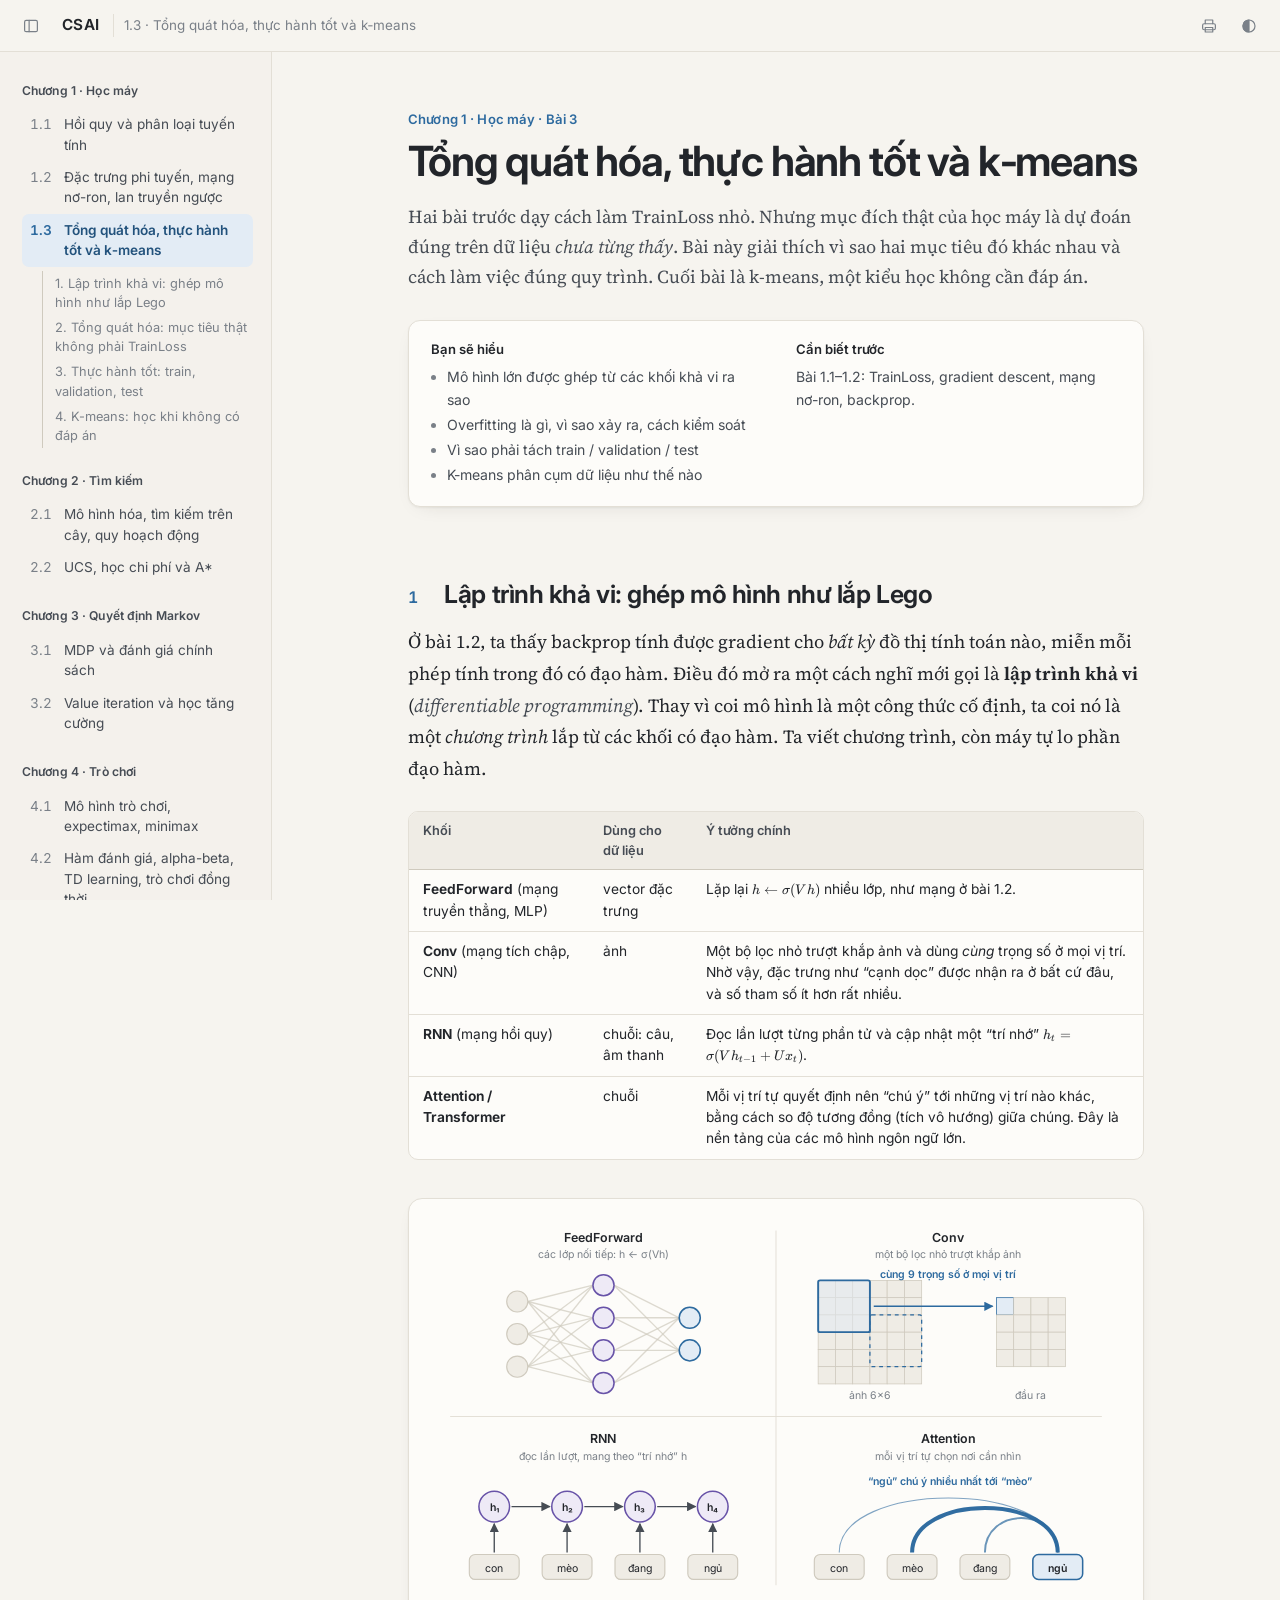
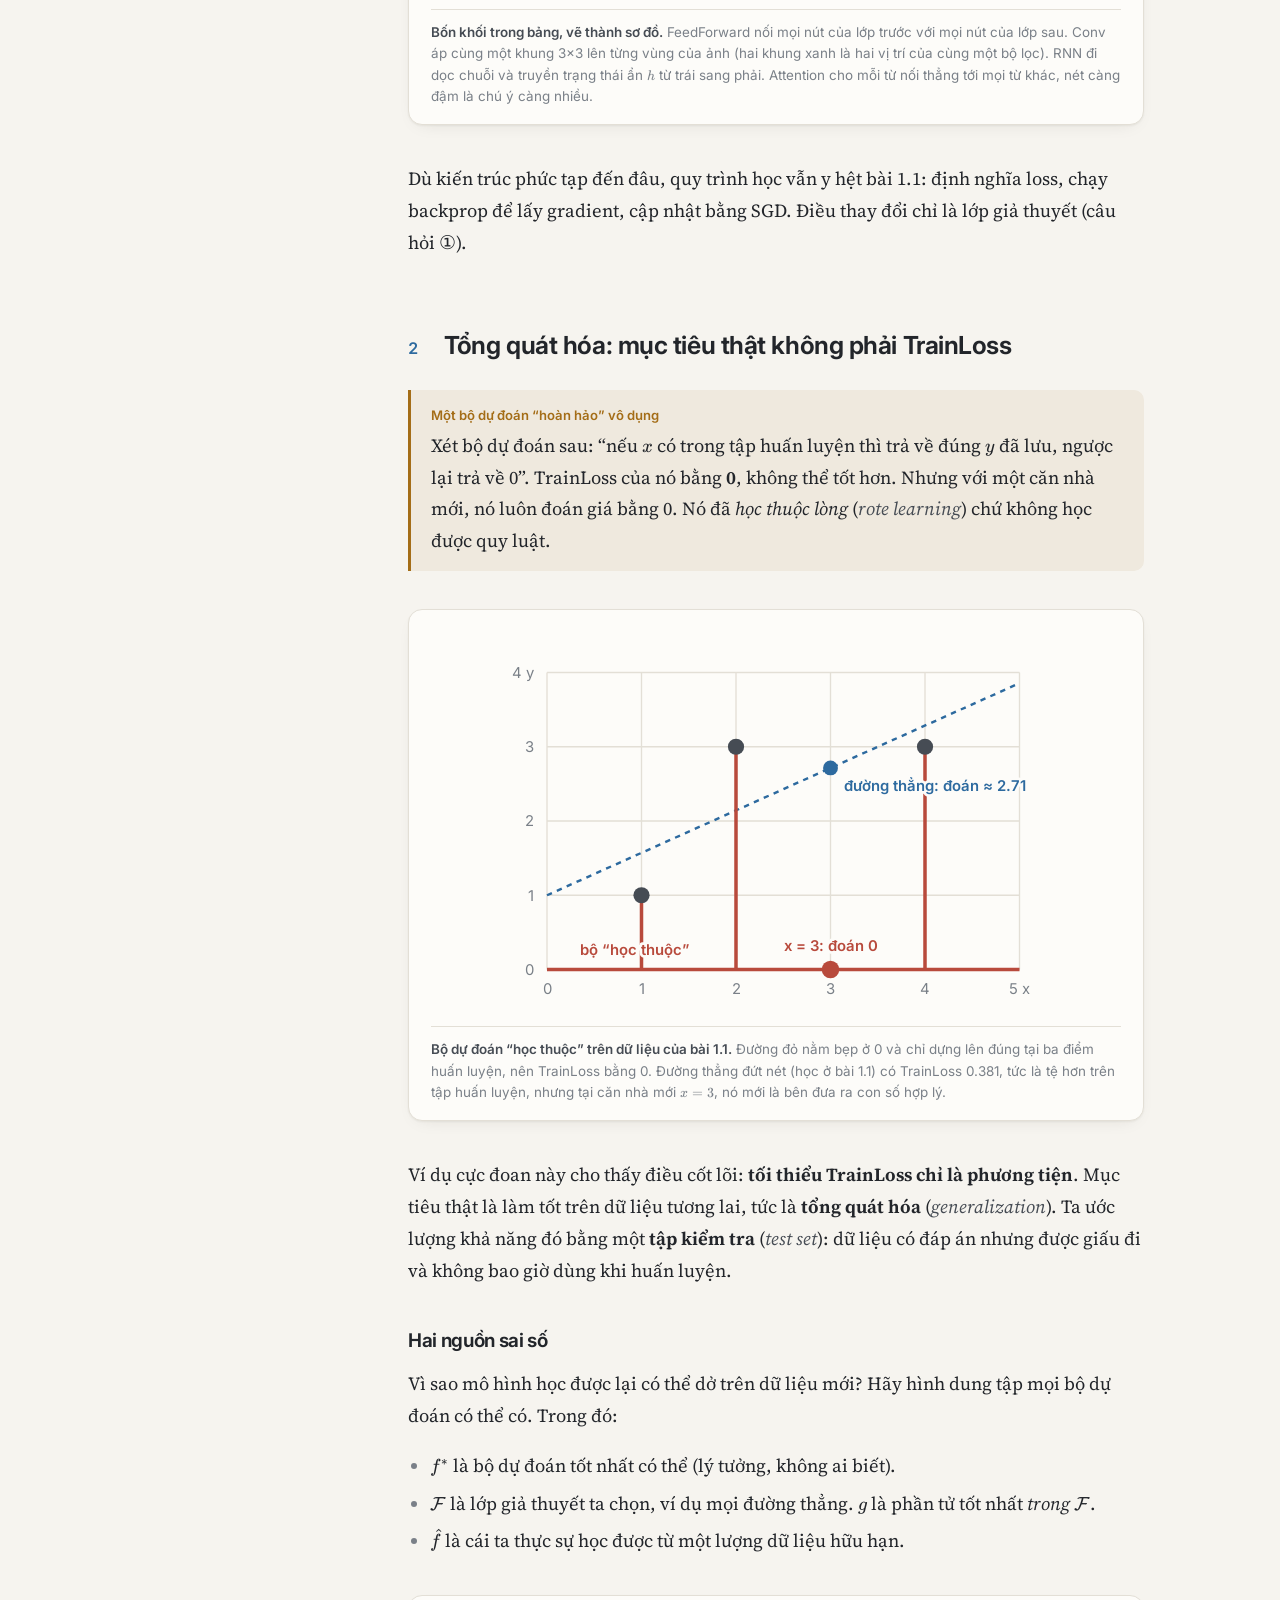
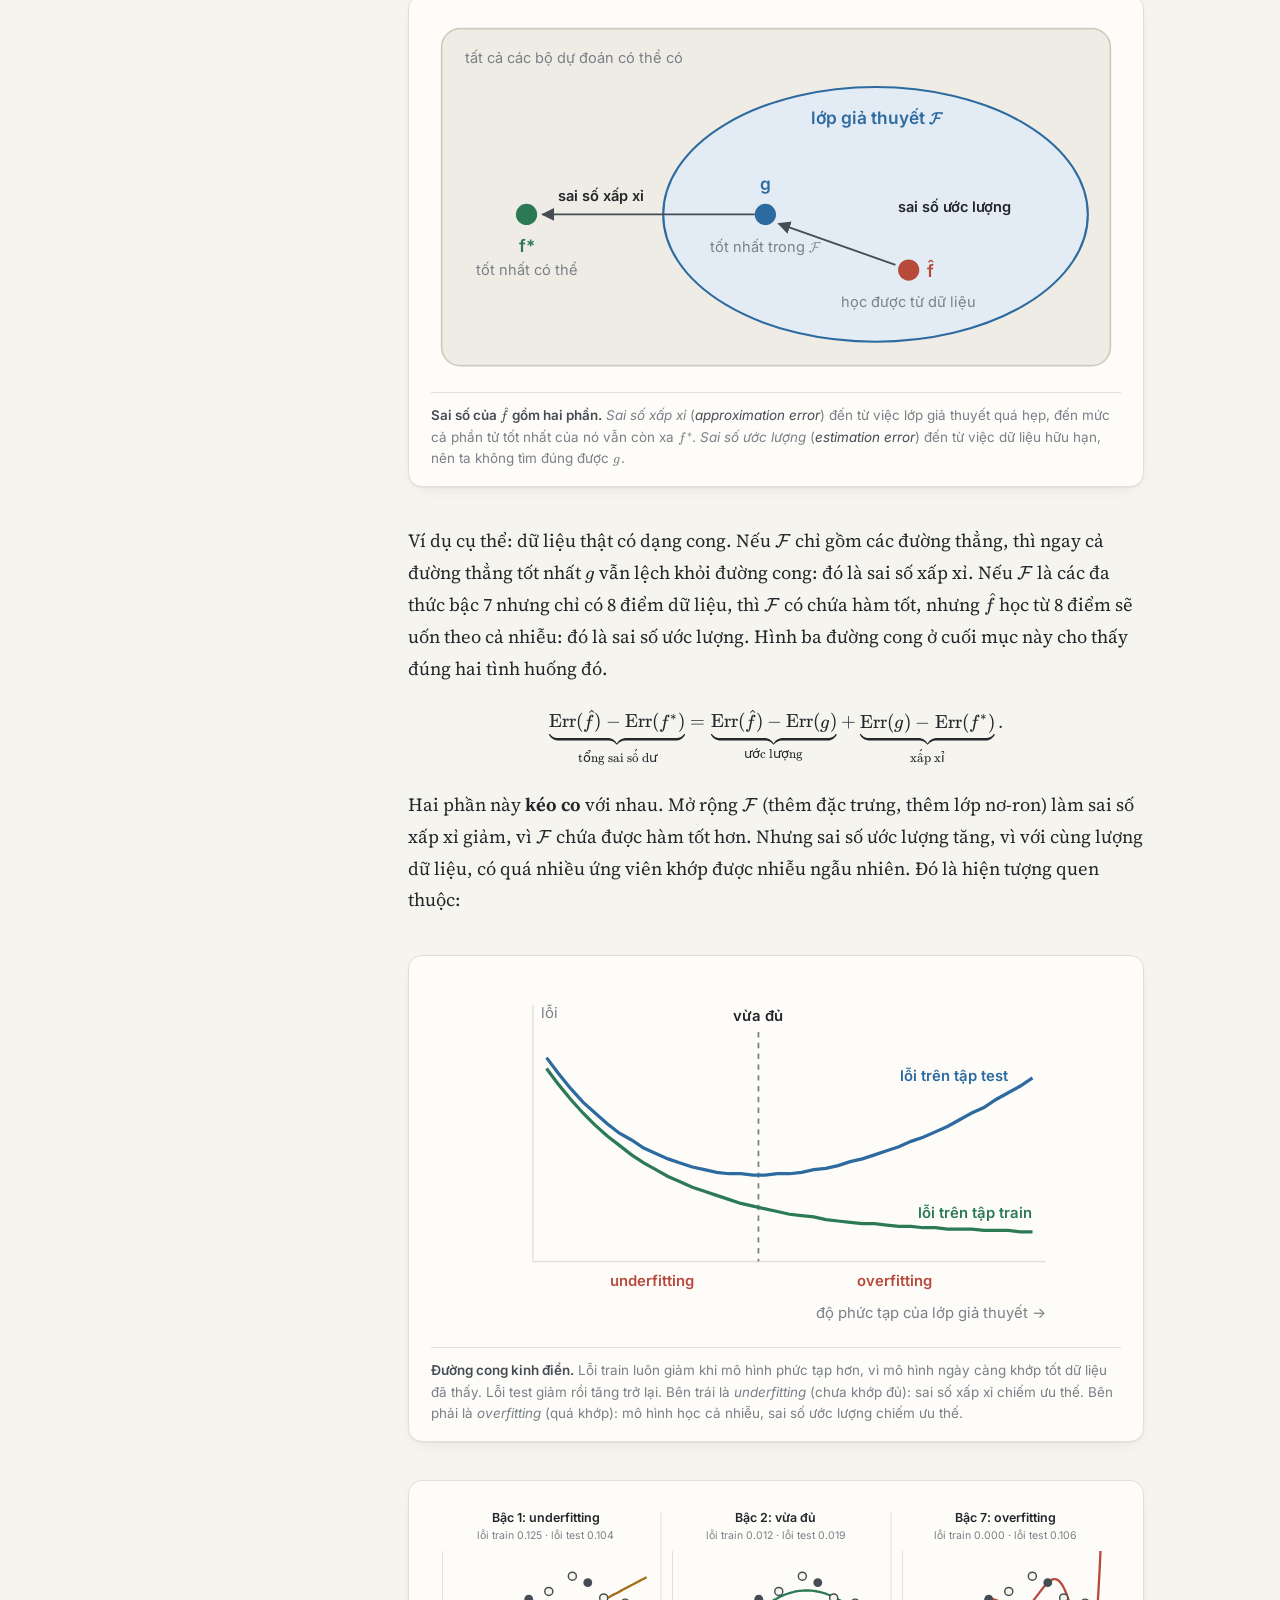
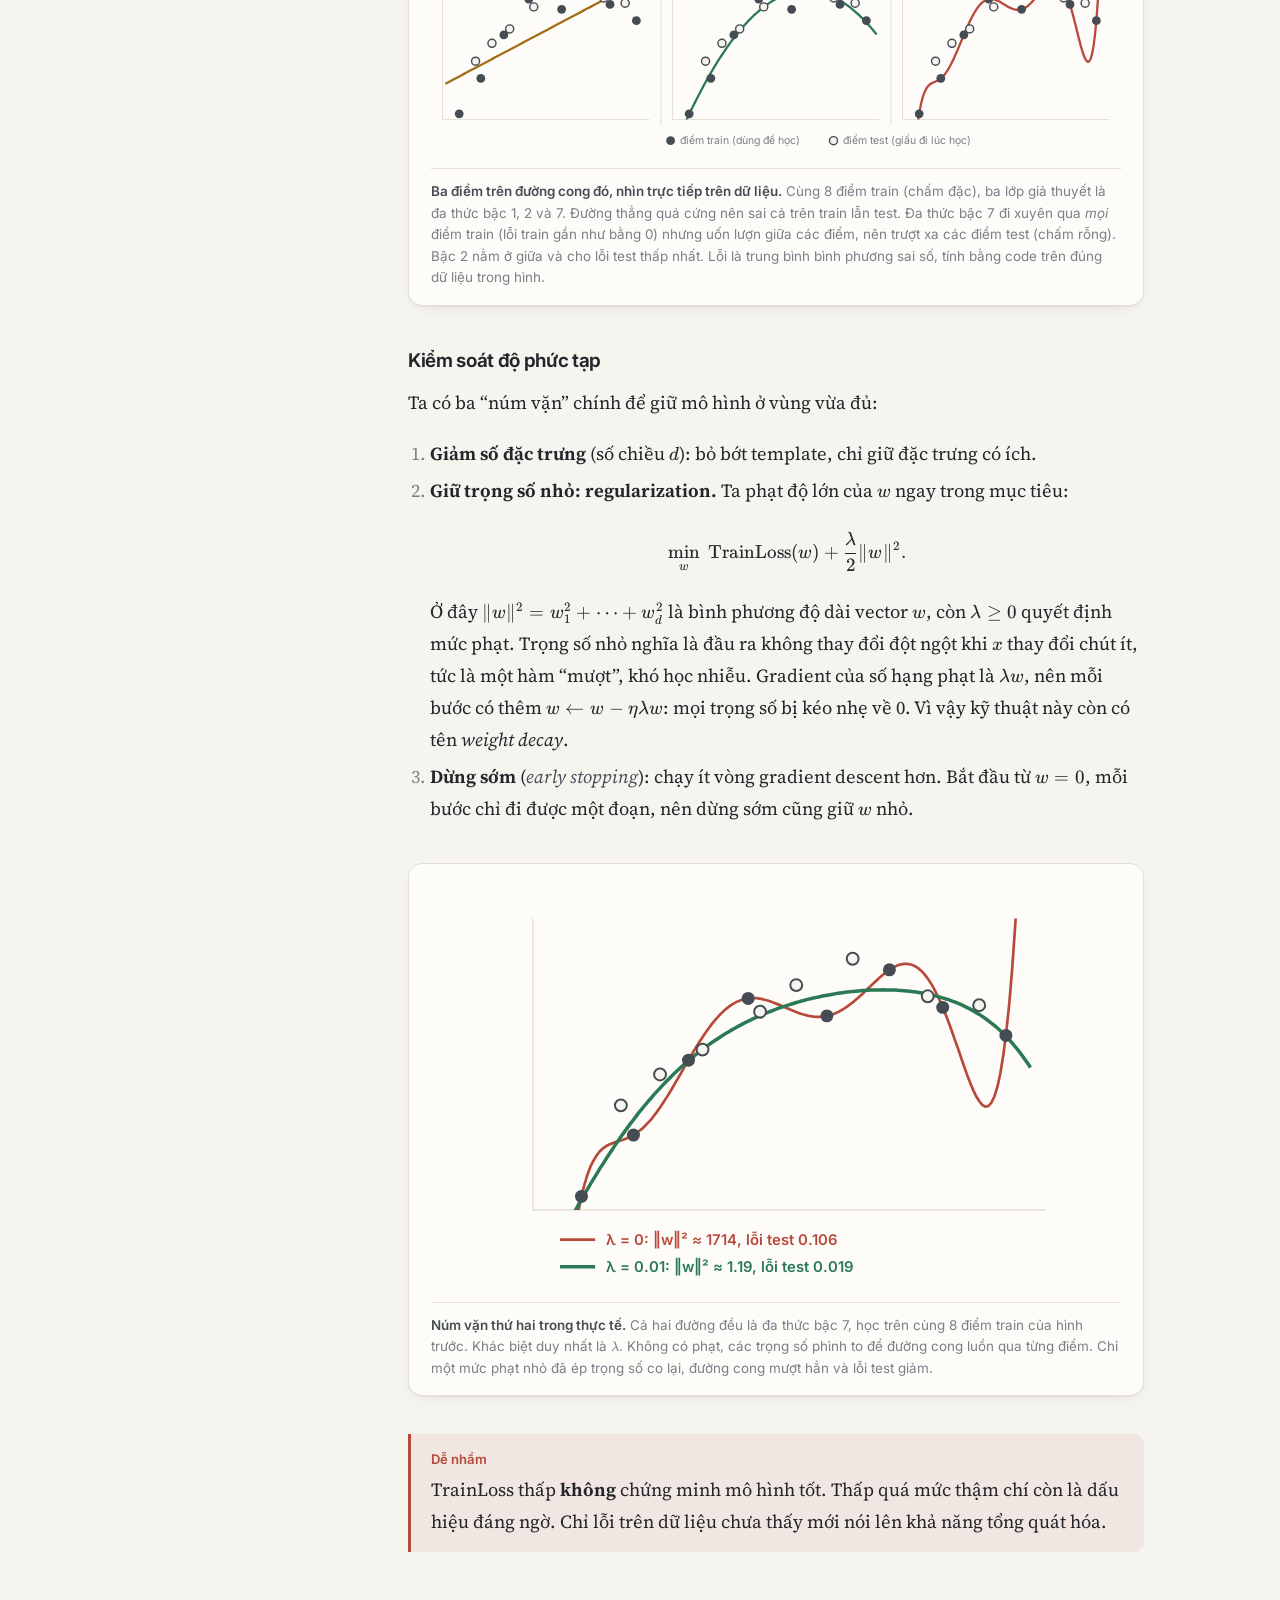
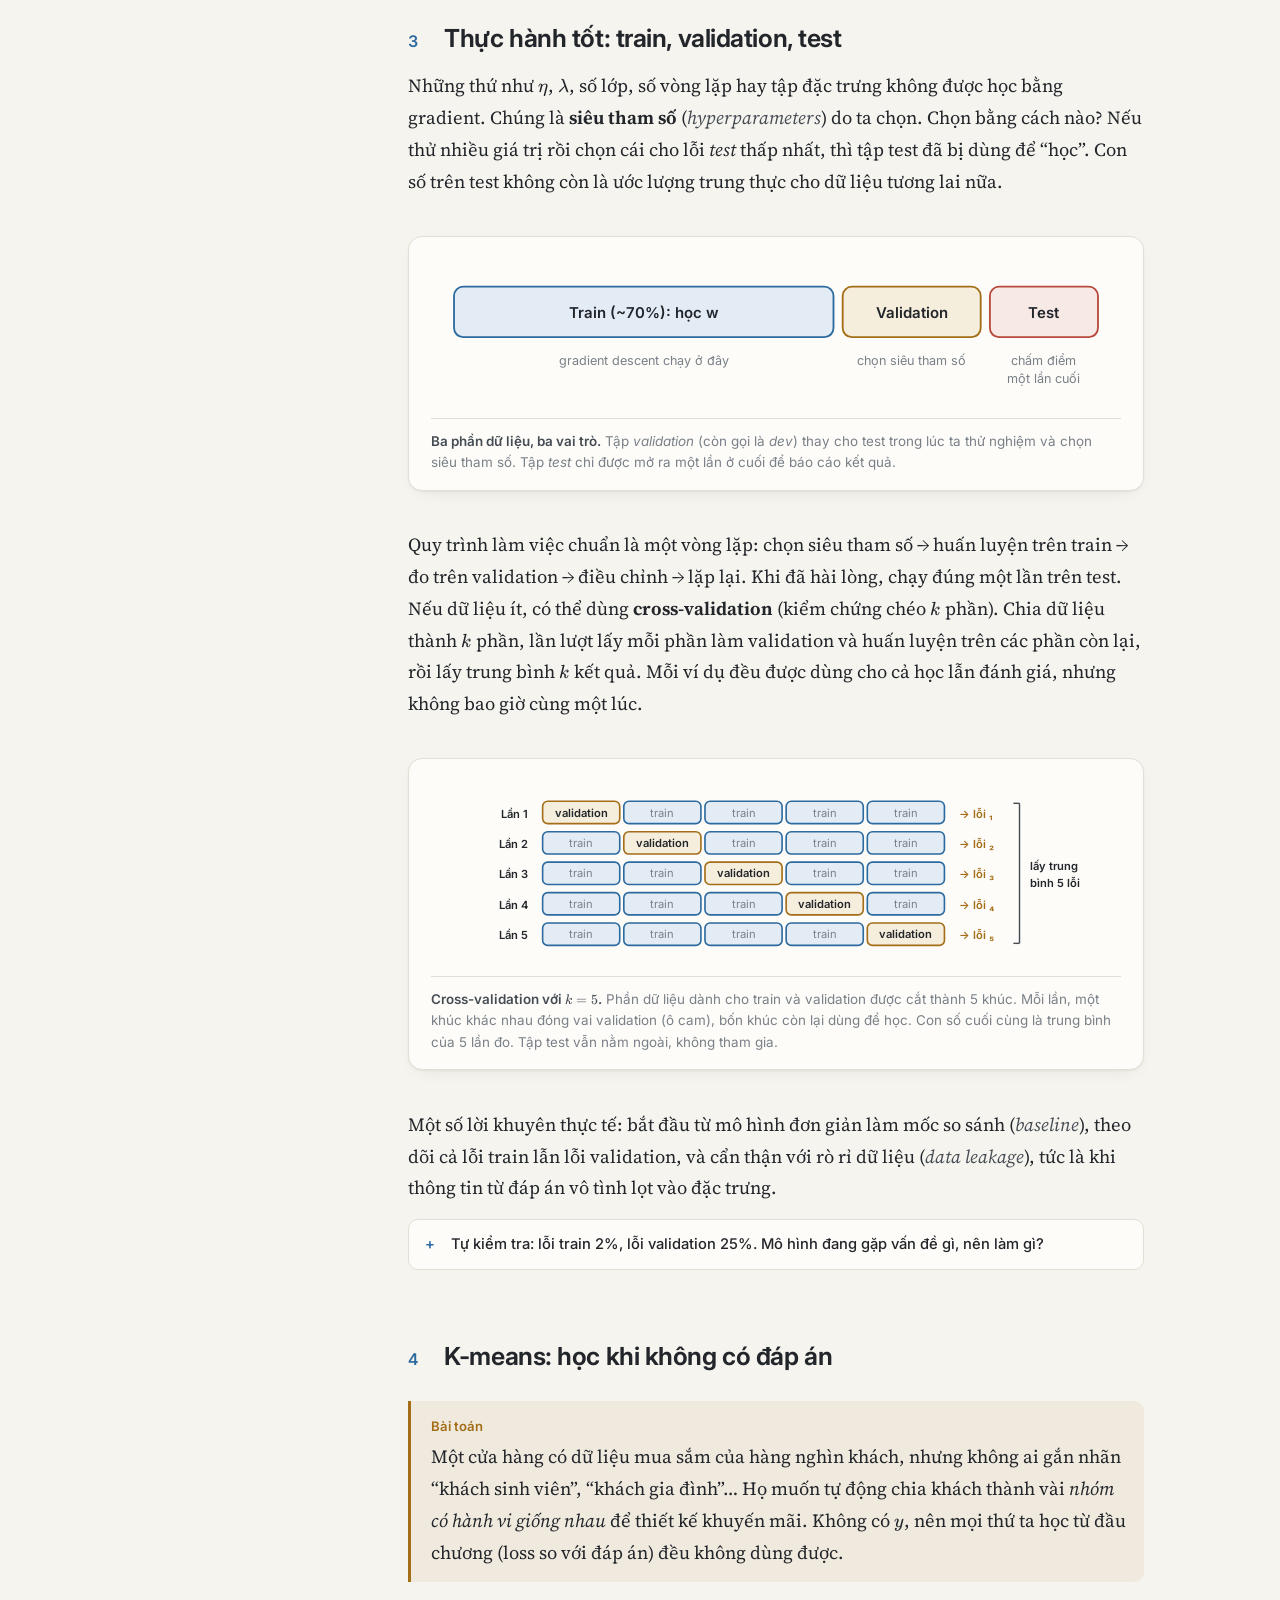
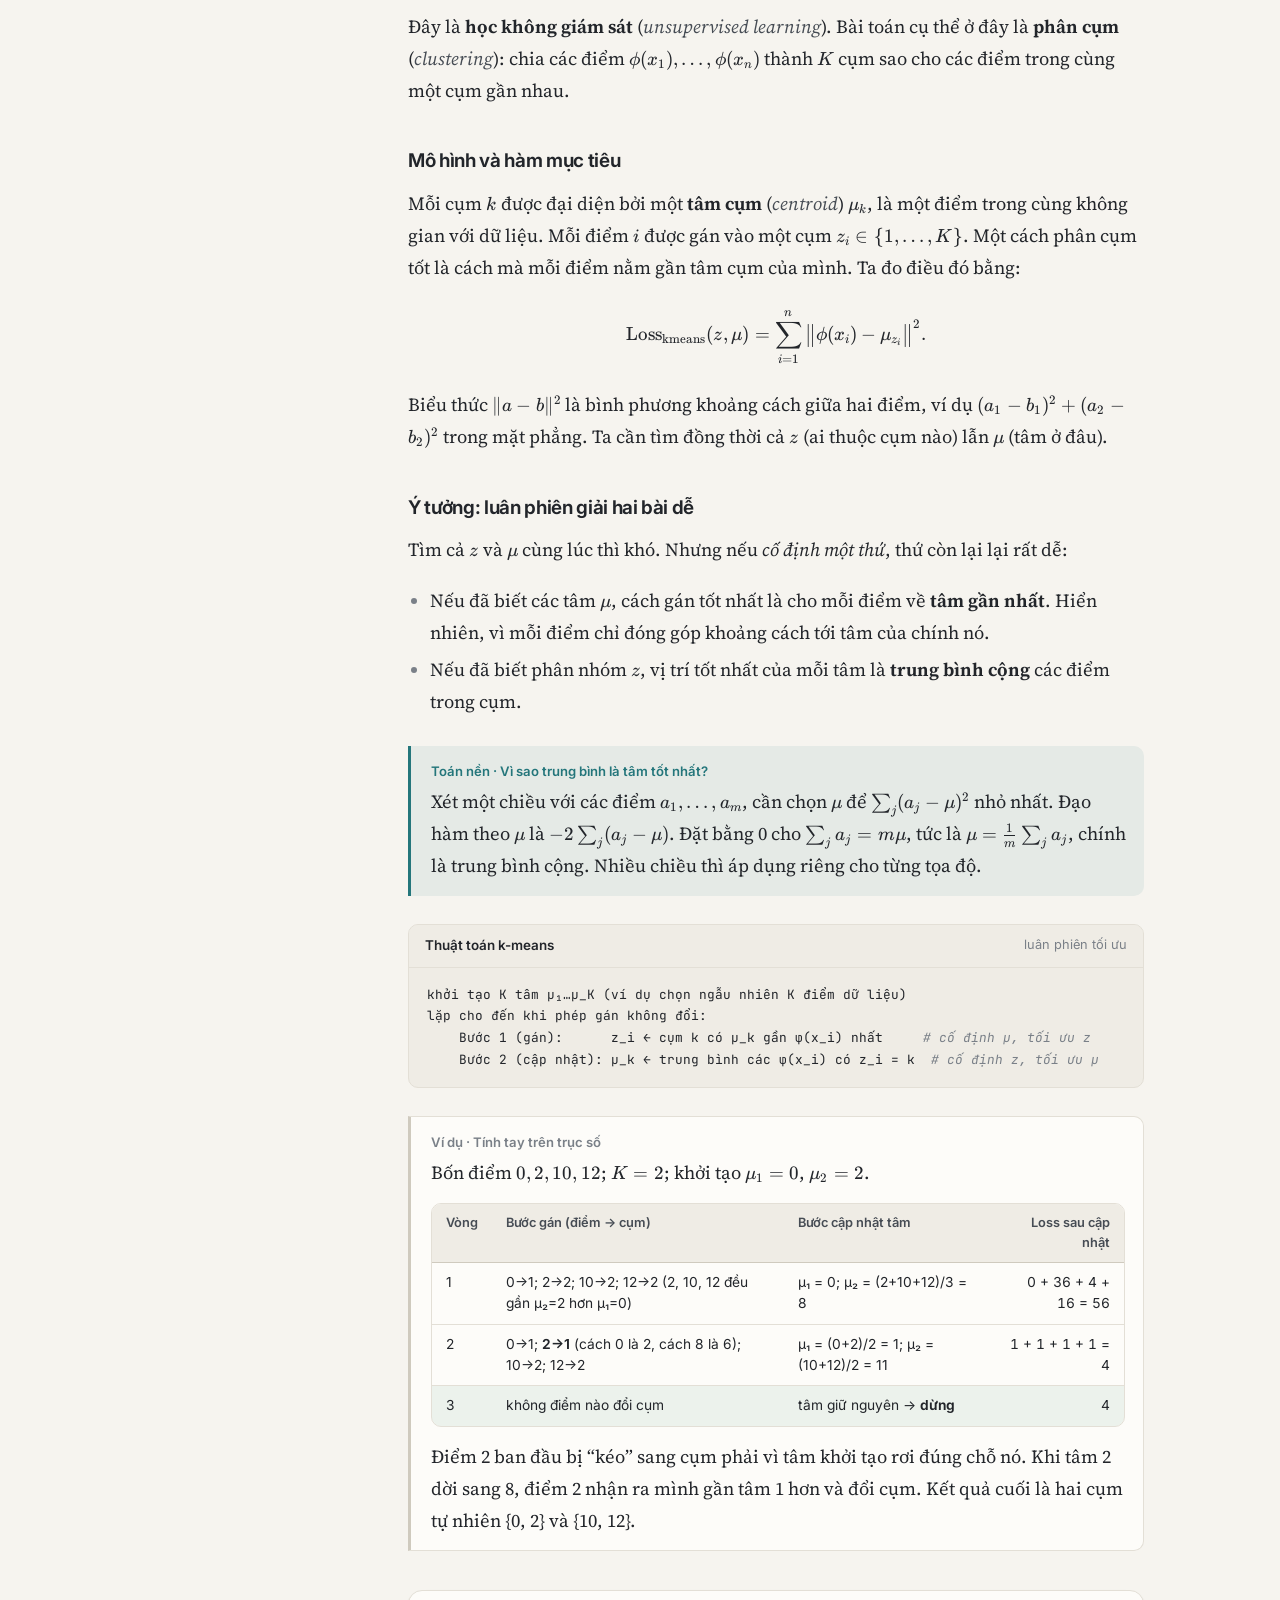
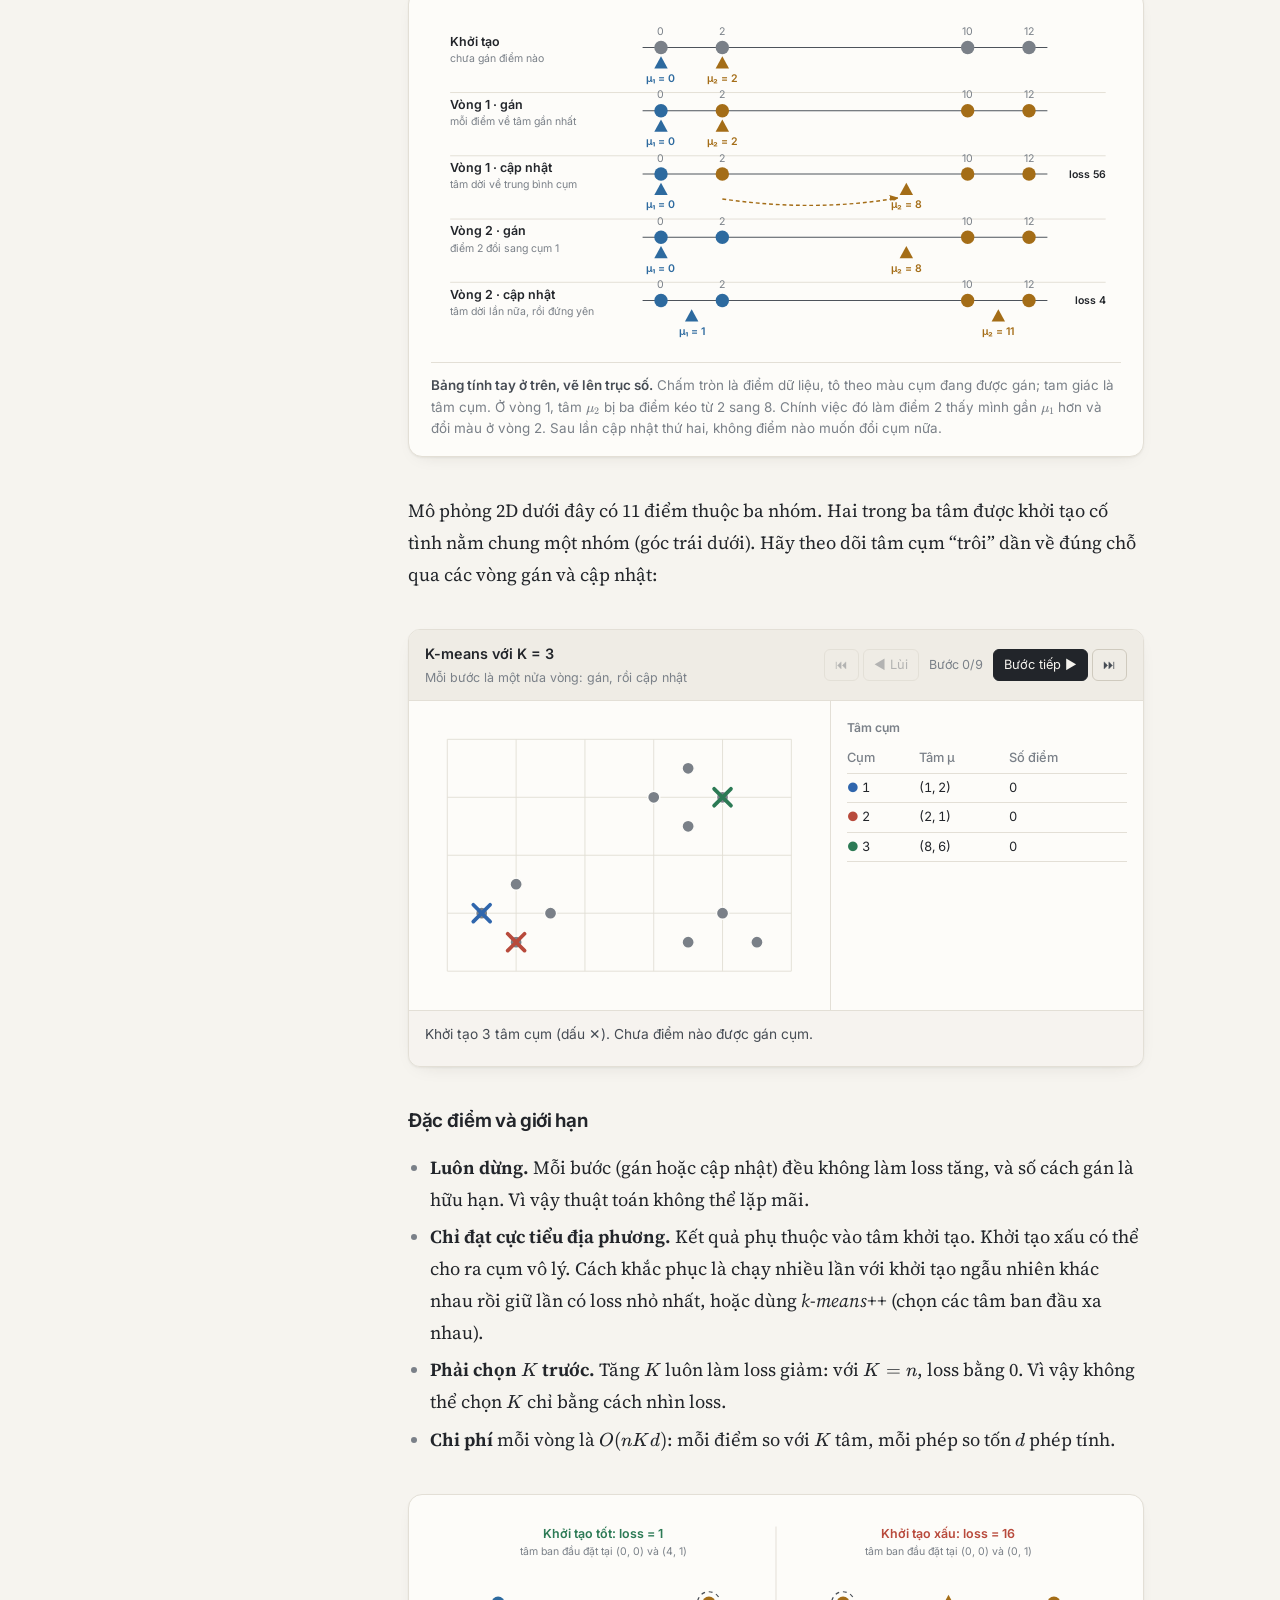
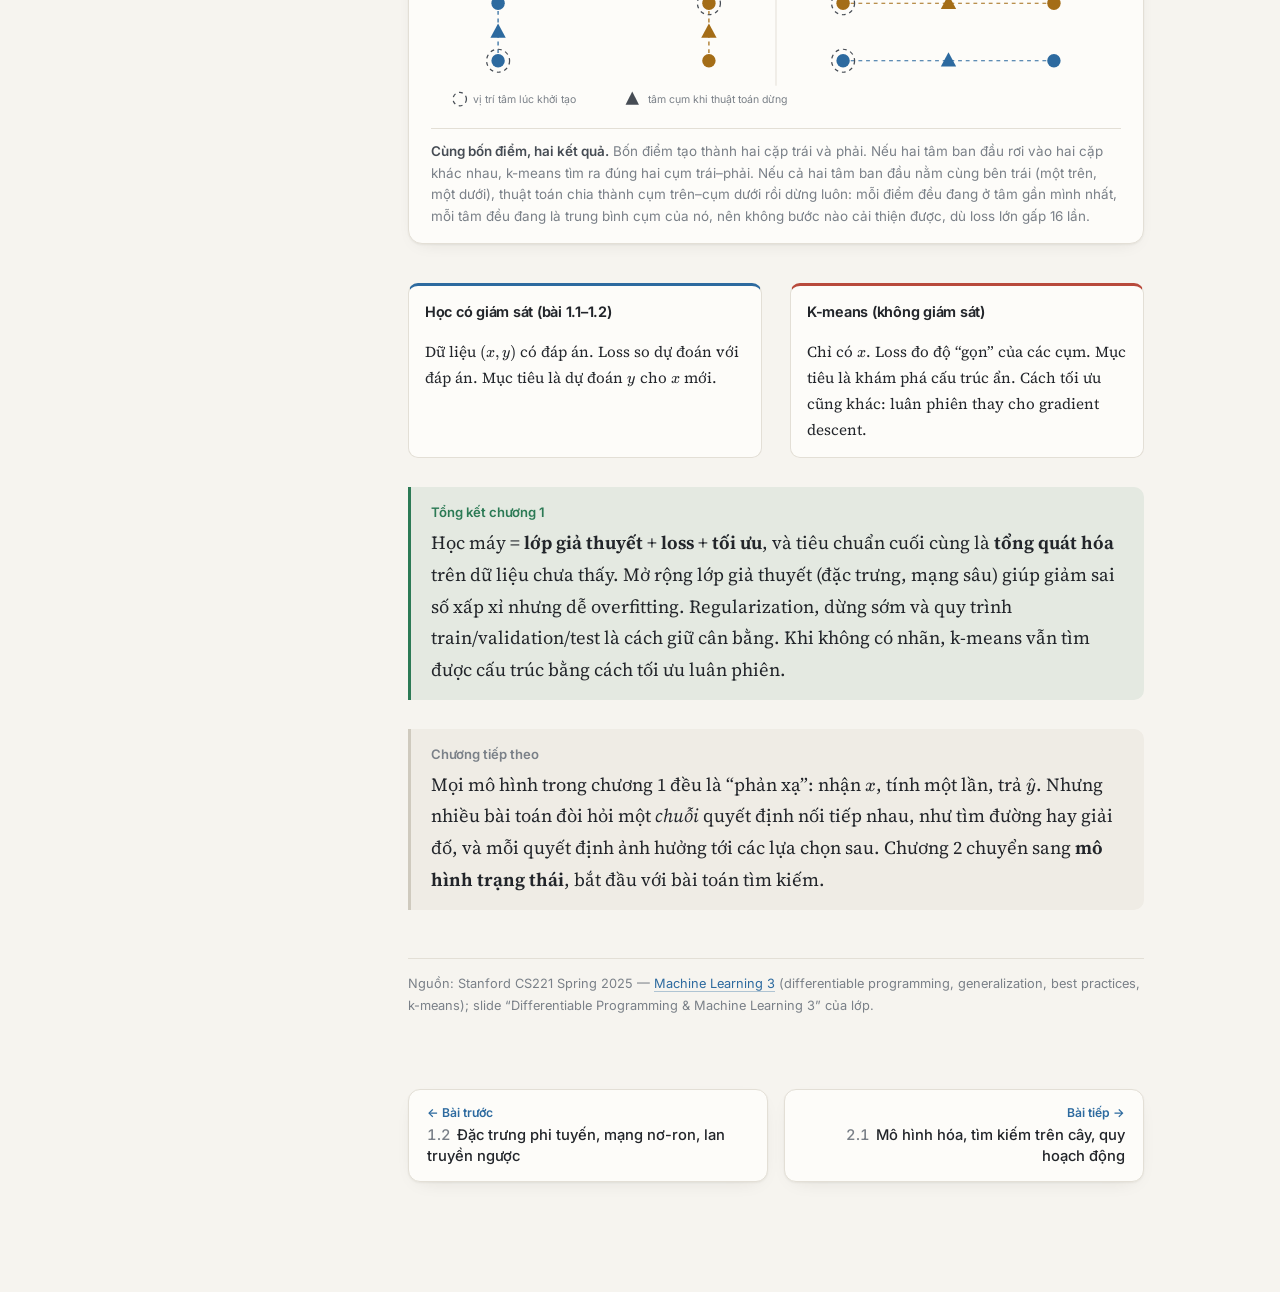
<file: ml-3-tong-quat-hoa-kmeans.html>
<!doctype html>
<html lang="vi"><head>
<meta charset="utf-8"><meta name="viewport" content="width=device-width,initial-scale=1">
<title>1.3 Tổng quát hóa và k-means · CSAI</title>
<meta name="description" content="Bài 1.3: lập trình khả vi, tổng quát hóa, overfitting, regularization, quy trình train/validation/test và thuật toán k-means.">
<link rel="preconnect" href="https://fonts.googleapis.com"><link rel="preconnect" href="https://fonts.gstatic.com" crossorigin>
<link href="https://fonts.googleapis.com/css2?family=Inter:wght@400;500;600;700&family=Source+Serif+4:ital,opsz,wght@0,8..60,400;0,8..60,600;1,8..60,400&family=JetBrains+Mono:wght@400;600&display=swap" rel="stylesheet">
<link rel="stylesheet" href="assets/vendor/katex/katex.min.css"><link rel="stylesheet" href="assets/style.css">
<script defer src="assets/vendor/katex/katex.min.js"></script><script defer src="assets/vendor/katex/contrib/auto-render.min.js"></script>
<script defer src="assets/site.js"></script><script defer src="assets/sim.js"></script>
</head>
<body data-page="ml-3">
<div class="layout"><aside class="sidebar" id="sidebar"></aside>
<main class="page" id="main"><article class="content">

<header class="hero">
  <div class="eyebrow">Chương 1 · Học máy · Bài 3</div>
  <h1>Tổng quát hóa, thực hành tốt và k‑means</h1>
  <p class="lead">Hai bài trước dạy cách làm TrainLoss nhỏ. Nhưng mục đích thật của học máy là dự đoán đúng trên dữ liệu <em>chưa từng thấy</em>. Bài này giải thích vì sao hai mục tiêu đó khác nhau và cách làm việc đúng quy trình. Cuối bài là k-means, một kiểu học không cần đáp án.</p>
  <div class="meta">
    <div><h4>Bạn sẽ hiểu</h4><ul><li>Mô hình lớn được ghép từ các khối khả vi ra sao</li><li>Overfitting là gì, vì sao xảy ra, cách kiểm soát</li><li>Vì sao phải tách train / validation / test</li><li>K-means phân cụm dữ liệu như thế nào</li></ul></div>
    <div><h4>Cần biết trước</h4><p style="margin:0">Bài 1.1–1.2: TrainLoss, gradient descent, mạng nơ-ron, backprop.</p></div>
  </div>
</header>

<h2 id="diff-prog"><span class="sec">1</span>Lập trình khả vi: ghép mô hình như lắp Lego</h2>
<p>Ở bài 1.2, ta thấy backprop tính được gradient cho <em>bất kỳ</em> đồ thị tính toán nào, miễn mỗi phép tính trong đó có đạo hàm. Điều đó mở ra một cách nghĩ mới gọi là <dfn>lập trình khả vi</dfn> (<span class="en">differentiable programming</span>). Thay vì coi mô hình là một công thức cố định, ta coi nó là một <em>chương trình</em> lắp từ các khối có đạo hàm. Ta viết chương trình, còn máy tự lo phần đạo hàm.</p>

<div class="tbl-wrap"><table class="tbl">
<tr><th>Khối</th><th>Dùng cho dữ liệu</th><th>Ý tưởng chính</th></tr>
<tr><td><b>FeedForward</b> (mạng truyền thẳng, MLP)</td><td>vector đặc trưng</td><td>Lặp lại \(h \leftarrow \sigma(Vh)\) nhiều lớp, như mạng ở bài 1.2.</td></tr>
<tr><td><b>Conv</b> (mạng tích chập, CNN)</td><td>ảnh</td><td>Một bộ lọc nhỏ trượt khắp ảnh và dùng <em>cùng</em> trọng số ở mọi vị trí. Nhờ vậy, đặc trưng như “cạnh dọc” được nhận ra ở bất cứ đâu, và số tham số ít hơn rất nhiều.</td></tr>
<tr><td><b>RNN</b> (mạng hồi quy)</td><td>chuỗi: câu, âm thanh</td><td>Đọc lần lượt từng phần tử và cập nhật một “trí nhớ” \(h_t = \sigma(V h_{t-1} + U x_t)\).</td></tr>
<tr><td><b>Attention / Transformer</b></td><td>chuỗi</td><td>Mỗi vị trí tự quyết định nên “chú ý” tới những vị trí nào khác, bằng cách so độ tương đồng (tích vô hướng) giữa chúng. Đây là nền tảng của các mô hình ngôn ngữ lớn.</td></tr>
</table></div>
<figure class="fig" id="fig-ml3-blocks">
<svg viewBox="0 0 720 388" role="img" aria-label="Sơ đồ bốn khối FeedForward, Conv, RNN và Attention">
<defs><marker id="mC1" viewBox="0 0 10 10" refX="9" refY="5" markerWidth="7" markerHeight="7" orient="auto"><path d="M0,0L10,5L0,10z" class="arrow-head"/></marker><marker id="mC1a" viewBox="0 0 10 10" refX="9" refY="5" markerWidth="6" markerHeight="6" orient="auto"><path d="M0,0L10,5L0,10z" class="f-acc"/></marker></defs><text x="180" y="22" text-anchor="middle" class="t-b">FeedForward</text><text x="180" y="39" text-anchor="middle" class="t-small t-muted">các lớp nối tiếp: h ← σ(Vh)</text><line x1="101" y1="84" x2="169" y2="67" class="ln-faint"/><line x1="101" y1="84" x2="169" y2="101" class="ln-faint"/><line x1="101" y1="84" x2="169" y2="135" class="ln-faint"/><line x1="101" y1="84" x2="169" y2="169" class="ln-faint"/><line x1="101" y1="118" x2="169" y2="67" class="ln-faint"/><line x1="101" y1="118" x2="169" y2="101" class="ln-faint"/><line x1="101" y1="118" x2="169" y2="135" class="ln-faint"/><line x1="101" y1="118" x2="169" y2="169" class="ln-faint"/><line x1="101" y1="152" x2="169" y2="67" class="ln-faint"/><line x1="101" y1="152" x2="169" y2="101" class="ln-faint"/><line x1="101" y1="152" x2="169" y2="135" class="ln-faint"/><line x1="101" y1="152" x2="169" y2="169" class="ln-faint"/><line x1="191" y1="67" x2="259" y2="101" class="ln-faint"/><line x1="191" y1="67" x2="259" y2="135" class="ln-faint"/><line x1="191" y1="101" x2="259" y2="101" class="ln-faint"/><line x1="191" y1="101" x2="259" y2="135" class="ln-faint"/><line x1="191" y1="135" x2="259" y2="101" class="ln-faint"/><line x1="191" y1="135" x2="259" y2="135" class="ln-faint"/><line x1="191" y1="169" x2="259" y2="101" class="ln-faint"/><line x1="191" y1="169" x2="259" y2="135" class="ln-faint"/><circle cx="90" cy="84" r="11" class="nd-soft"/><circle cx="90" cy="118" r="11" class="nd-soft"/><circle cx="90" cy="152" r="11" class="nd-soft"/><circle cx="180" cy="67" r="11" class="nd-violet"/><circle cx="180" cy="101" r="11" class="nd-violet"/><circle cx="180" cy="135" r="11" class="nd-violet"/><circle cx="180" cy="169" r="11" class="nd-violet"/><circle cx="270" cy="101" r="11" class="nd-acc"/><circle cx="270" cy="135" r="11" class="nd-acc"/><text x="540" y="22" text-anchor="middle" class="t-b">Conv</text><text x="540" y="39" text-anchor="middle" class="t-small t-muted">một bộ lọc nhỏ trượt khắp ảnh</text><rect x="404" y="62" width="18" height="18" class="nd-soft" style="stroke-width:.8"/><rect x="422" y="62" width="18" height="18" class="nd-soft" style="stroke-width:.8"/><rect x="440" y="62" width="18" height="18" class="nd-soft" style="stroke-width:.8"/><rect x="458" y="62" width="18" height="18" class="nd-soft" style="stroke-width:.8"/><rect x="476" y="62" width="18" height="18" class="nd-soft" style="stroke-width:.8"/><rect x="494" y="62" width="18" height="18" class="nd-soft" style="stroke-width:.8"/><rect x="404" y="80" width="18" height="18" class="nd-soft" style="stroke-width:.8"/><rect x="422" y="80" width="18" height="18" class="nd-soft" style="stroke-width:.8"/><rect x="440" y="80" width="18" height="18" class="nd-soft" style="stroke-width:.8"/><rect x="458" y="80" width="18" height="18" class="nd-soft" style="stroke-width:.8"/><rect x="476" y="80" width="18" height="18" class="nd-soft" style="stroke-width:.8"/><rect x="494" y="80" width="18" height="18" class="nd-soft" style="stroke-width:.8"/><rect x="404" y="98" width="18" height="18" class="nd-soft" style="stroke-width:.8"/><rect x="422" y="98" width="18" height="18" class="nd-soft" style="stroke-width:.8"/><rect x="440" y="98" width="18" height="18" class="nd-soft" style="stroke-width:.8"/><rect x="458" y="98" width="18" height="18" class="nd-soft" style="stroke-width:.8"/><rect x="476" y="98" width="18" height="18" class="nd-soft" style="stroke-width:.8"/><rect x="494" y="98" width="18" height="18" class="nd-soft" style="stroke-width:.8"/><rect x="404" y="116" width="18" height="18" class="nd-soft" style="stroke-width:.8"/><rect x="422" y="116" width="18" height="18" class="nd-soft" style="stroke-width:.8"/><rect x="440" y="116" width="18" height="18" class="nd-soft" style="stroke-width:.8"/><rect x="458" y="116" width="18" height="18" class="nd-soft" style="stroke-width:.8"/><rect x="476" y="116" width="18" height="18" class="nd-soft" style="stroke-width:.8"/><rect x="494" y="116" width="18" height="18" class="nd-soft" style="stroke-width:.8"/><rect x="404" y="134" width="18" height="18" class="nd-soft" style="stroke-width:.8"/><rect x="422" y="134" width="18" height="18" class="nd-soft" style="stroke-width:.8"/><rect x="440" y="134" width="18" height="18" class="nd-soft" style="stroke-width:.8"/><rect x="458" y="134" width="18" height="18" class="nd-soft" style="stroke-width:.8"/><rect x="476" y="134" width="18" height="18" class="nd-soft" style="stroke-width:.8"/><rect x="494" y="134" width="18" height="18" class="nd-soft" style="stroke-width:.8"/><rect x="404" y="152" width="18" height="18" class="nd-soft" style="stroke-width:.8"/><rect x="422" y="152" width="18" height="18" class="nd-soft" style="stroke-width:.8"/><rect x="440" y="152" width="18" height="18" class="nd-soft" style="stroke-width:.8"/><rect x="458" y="152" width="18" height="18" class="nd-soft" style="stroke-width:.8"/><rect x="476" y="152" width="18" height="18" class="nd-soft" style="stroke-width:.8"/><rect x="494" y="152" width="18" height="18" class="nd-soft" style="stroke-width:.8"/><rect x="404" y="62" width="54" height="54" rx="2" class="nd-acc" style="fill-opacity:.55;stroke-width:2"/><rect x="458" y="98" width="54" height="54" rx="2" class="ln-dash" style="stroke:var(--accent)"/><rect x="590" y="80" width="18" height="18" class="nd-acc" style="stroke-width:.8"/><rect x="608" y="80" width="18" height="18" class="nd-soft" style="stroke-width:.8"/><rect x="626" y="80" width="18" height="18" class="nd-soft" style="stroke-width:.8"/><rect x="644" y="80" width="18" height="18" class="nd-soft" style="stroke-width:.8"/><rect x="590" y="98" width="18" height="18" class="nd-soft" style="stroke-width:.8"/><rect x="608" y="98" width="18" height="18" class="nd-soft" style="stroke-width:.8"/><rect x="626" y="98" width="18" height="18" class="nd-soft" style="stroke-width:.8"/><rect x="644" y="98" width="18" height="18" class="nd-soft" style="stroke-width:.8"/><rect x="590" y="116" width="18" height="18" class="nd-soft" style="stroke-width:.8"/><rect x="608" y="116" width="18" height="18" class="nd-soft" style="stroke-width:.8"/><rect x="626" y="116" width="18" height="18" class="nd-soft" style="stroke-width:.8"/><rect x="644" y="116" width="18" height="18" class="nd-soft" style="stroke-width:.8"/><rect x="590" y="134" width="18" height="18" class="nd-soft" style="stroke-width:.8"/><rect x="608" y="134" width="18" height="18" class="nd-soft" style="stroke-width:.8"/><rect x="626" y="134" width="18" height="18" class="nd-soft" style="stroke-width:.8"/><rect x="644" y="134" width="18" height="18" class="nd-soft" style="stroke-width:.8"/><line x1="462" y1="89" x2="586" y2="89" class="ln-acc" marker-end="url(#mC1a)" style="stroke-width:1.6"/><text x="458" y="186" text-anchor="middle" class="t-small t-muted">ảnh 6×6</text><text x="626" y="186" text-anchor="middle" class="t-small t-muted">đầu ra</text><text x="540" y="60" text-anchor="middle" class="t-small t-acc t-b">cùng 9 trọng số ở mọi vị trí</text><text x="180" y="232" text-anchor="middle" class="t-b">RNN</text><text x="180" y="249" text-anchor="middle" class="t-small t-muted">đọc lần lượt, mang theo “trí nhớ” h</text><rect x="40" y="348" width="52" height="26" rx="6" class="nd-soft"/><text x="66" y="366" text-anchor="middle" class="t-small">con</text><line x1="66" y1="346" x2="66" y2="316" class="ln-ink" marker-end="url(#mC1)"/><circle cx="66" cy="298" r="16" class="nd-violet"/><text x="66" y="303" text-anchor="middle" class="t-small t-b">h₁</text><rect x="116" y="348" width="52" height="26" rx="6" class="nd-soft"/><text x="142" y="366" text-anchor="middle" class="t-small">mèo</text><line x1="142" y1="346" x2="142" y2="316" class="ln-ink" marker-end="url(#mC1)"/><circle cx="142" cy="298" r="16" class="nd-violet"/><text x="142" y="303" text-anchor="middle" class="t-small t-b">h₂</text><line x1="84" y1="298" x2="124" y2="298" class="ln-ink" marker-end="url(#mC1)"/><rect x="192" y="348" width="52" height="26" rx="6" class="nd-soft"/><text x="218" y="366" text-anchor="middle" class="t-small">đang</text><line x1="218" y1="346" x2="218" y2="316" class="ln-ink" marker-end="url(#mC1)"/><circle cx="218" cy="298" r="16" class="nd-violet"/><text x="218" y="303" text-anchor="middle" class="t-small t-b">h₃</text><line x1="160" y1="298" x2="200" y2="298" class="ln-ink" marker-end="url(#mC1)"/><rect x="268" y="348" width="52" height="26" rx="6" class="nd-soft"/><text x="294" y="366" text-anchor="middle" class="t-small">ngủ</text><line x1="294" y1="346" x2="294" y2="316" class="ln-ink" marker-end="url(#mC1)"/><circle cx="294" cy="298" r="16" class="nd-violet"/><text x="294" y="303" text-anchor="middle" class="t-small t-b">h₄</text><line x1="236" y1="298" x2="276" y2="298" class="ln-ink" marker-end="url(#mC1)"/><text x="540" y="232" text-anchor="middle" class="t-b">Attention</text><text x="540" y="249" text-anchor="middle" class="t-small t-muted">mỗi vị trí tự chọn nơi cần nhìn</text><rect x="400" y="348" width="52" height="26" rx="6" class="nd-soft"/><text x="426" y="366" text-anchor="middle" class="t-small">con</text><rect x="476" y="348" width="52" height="26" rx="6" class="nd-soft"/><text x="502" y="366" text-anchor="middle" class="t-small">mèo</text><rect x="552" y="348" width="52" height="26" rx="6" class="nd-soft"/><text x="578" y="366" text-anchor="middle" class="t-small">đang</text><rect x="628" y="348" width="52" height="26" rx="6" class="nd-acc"/><text x="654" y="366" text-anchor="middle" class="t-small t-b">ngủ</text><path d="M654,346 C654,270 426,270 426,346" class="ln-acc" style="stroke-width:1.2;opacity:0.6"/><path d="M654,346 C654,284 502,284 502,346" class="ln-acc" style="stroke-width:4.2;opacity:0.9750000000000001"/><path d="M654,346 C654,298 578,298 578,346" class="ln-acc" style="stroke-width:2.0;opacity:0.7"/><text x="542" y="276" text-anchor="middle" class="t-small t-acc t-b">“ngủ” chú ý nhiều nhất tới “mèo”</text><line x1="360" y1="10" x2="360" y2="380" class="grid"/><line x1="20" y1="204" x2="700" y2="204" class="grid"/>
</svg>
<figcaption><b>Bốn khối trong bảng, vẽ thành sơ đồ.</b> FeedForward nối mọi nút của lớp trước với mọi nút của lớp sau. Conv áp cùng một khung 3×3 lên từng vùng của ảnh (hai khung xanh là hai vị trí của cùng một bộ lọc). RNN đi dọc chuỗi và truyền trạng thái ẩn \(h\) từ trái sang phải. Attention cho mỗi từ nối thẳng tới mọi từ khác, nét càng đậm là chú ý càng nhiều.</figcaption>
</figure>

<p>Dù kiến trúc phức tạp đến đâu, quy trình học vẫn y hệt bài 1.1: định nghĩa loss, chạy backprop để lấy gradient, cập nhật bằng SGD. Điều thay đổi chỉ là lớp giả thuyết (câu hỏi ①).</p>

<h2 id="generalization"><span class="sec">2</span>Tổng quát hóa: mục tiêu thật không phải TrainLoss</h2>

<div class="box problem"><div class="box-h">Một bộ dự đoán “hoàn hảo” vô dụng</div>
<p>Xét bộ dự đoán sau: “nếu \(x\) có trong tập huấn luyện thì trả về đúng \(y\) đã lưu, ngược lại trả về 0”. TrainLoss của nó bằng <b>0</b>, không thể tốt hơn. Nhưng với một căn nhà mới, nó luôn đoán giá bằng 0. Nó đã <em>học thuộc lòng</em> (<span class="en">rote learning</span>) chứ không học được quy luật.</p>
</div>

<figure class="fig" id="fig-ml3-rote">
<svg viewBox="0 0 420 280" role="img" aria-label="Bộ dự đoán học thuộc lòng so với đường thẳng">
<line x1="40" y1="250" x2="390" y2="250" class="grid"/><line x1="40" y1="195" x2="390" y2="195" class="grid"/><line x1="40" y1="140" x2="390" y2="140" class="grid"/><line x1="40" y1="85" x2="390" y2="85" class="grid"/><line x1="40" y1="30" x2="390" y2="30" class="grid"/><line x1="40" y1="30" x2="40" y2="250" class="grid"/><line x1="110" y1="30" x2="110" y2="250" class="grid"/><line x1="180" y1="30" x2="180" y2="250" class="grid"/><line x1="250" y1="30" x2="250" y2="250" class="grid"/><line x1="320" y1="30" x2="320" y2="250" class="grid"/><line x1="390" y1="30" x2="390" y2="250" class="grid"/><text x="40" y="268" text-anchor="middle" class="t-small t-muted">0</text><text x="110" y="268" text-anchor="middle" class="t-small t-muted">1</text><text x="180" y="268" text-anchor="middle" class="t-small t-muted">2</text><text x="250" y="268" text-anchor="middle" class="t-small t-muted">3</text><text x="320" y="268" text-anchor="middle" class="t-small t-muted">4</text><text x="390" y="268" text-anchor="middle" class="t-small t-muted">5 x</text><text x="30" y="254" text-anchor="end" class="t-small t-muted">0</text><text x="30" y="199" text-anchor="end" class="t-small t-muted">1</text><text x="30" y="144" text-anchor="end" class="t-small t-muted">2</text><text x="30" y="89" text-anchor="end" class="t-small t-muted">3</text><text x="30" y="34" text-anchor="end" class="t-small t-muted">4 y</text><line x1="40" y1="195" x2="390" y2="37.9" class="ln-dash" style="stroke:var(--accent);stroke-width:1.8"/><path d="M40,250 L110,250 L110,195 L110,250 L180,250 L180,85 L180,250 L320,250 L320,85 L320,250 L390,250" class="ln-min" style="stroke-width:2.6"/><circle cx="110" cy="195" r="6" class="f-ink"/><circle cx="180" cy="85" r="6" class="f-ink"/><circle cx="320" cy="85" r="6" class="f-ink"/><circle cx="250" cy="250" r="6.5" class="f-min"/><text x="250" y="236" text-anchor="middle" class="t-small t-min t-b halo">x = 3: đoán 0</text><circle cx="250" cy="100.7" r="5.5" class="f-acc"/><text x="260" y="117.7" class="t-small t-acc t-b halo">đường thẳng: đoán ≈ 2.71</text><text x="64.5" y="239" class="t-small t-min t-b halo">bộ “học thuộc”</text>
</svg>
<figcaption><b>Bộ dự đoán “học thuộc” trên dữ liệu của bài 1.1.</b> Đường đỏ nằm bẹp ở 0 và chỉ dựng lên đúng tại ba điểm huấn luyện, nên TrainLoss bằng 0. Đường thẳng đứt nét (học ở bài 1.1) có TrainLoss 0.381, tức là tệ hơn trên tập huấn luyện, nhưng tại căn nhà mới \(x = 3\), nó mới là bên đưa ra con số hợp lý.</figcaption>
</figure>

<p>Ví dụ cực đoan này cho thấy điều cốt lõi: <strong>tối thiểu TrainLoss chỉ là phương tiện</strong>. Mục tiêu thật là làm tốt trên dữ liệu tương lai, tức là <dfn>tổng quát hóa</dfn> (<span class="en">generalization</span>). Ta ước lượng khả năng đó bằng một <dfn>tập kiểm tra</dfn> (<span class="en">test set</span>): dữ liệu có đáp án nhưng được giấu đi và không bao giờ dùng khi huấn luyện.</p>

<h3>Hai nguồn sai số</h3>
<p>Vì sao mô hình học được lại có thể dở trên dữ liệu mới? Hãy hình dung tập mọi bộ dự đoán có thể có. Trong đó:</p>
<ul>
<li>\(f^*\) là bộ dự đoán tốt nhất có thể (lý tưởng, không ai biết).</li>
<li>\(\mathcal F\) là lớp giả thuyết ta chọn, ví dụ mọi đường thẳng. \(g\) là phần tử tốt nhất <em>trong</em> \(\mathcal F\).</li>
<li>\(\hat f\) là cái ta thực sự học được từ một lượng dữ liệu hữu hạn.</li>
</ul>

<figure class="fig">
<svg viewBox="0 0 520 270" role="img" aria-label="Sai số xấp xỉ và sai số ước lượng">
  <defs><marker id="m3a" viewBox="0 0 10 10" refX="9" refY="5" markerWidth="7" markerHeight="7" orient="auto"><path d="M0,0L10,5L0,10z" class="arrow-head"/></marker></defs>
  <rect x="8" y="8" width="504" height="254" rx="14" class="nd-soft"/>
  <text x="26" y="34" class="t-small t-muted">tất cả các bộ dự đoán có thể có</text>
  <ellipse cx="335" cy="148" rx="160" ry="96" class="nd-acc"/>
  <text x="335" y="80" text-anchor="middle" class="t-acc t-b">lớp giả thuyết 𝓕</text>
  <line x1="244" y1="148" x2="84" y2="148" class="ln-ink" marker-end="url(#m3a)"/>
  <text x="128" y="138" text-anchor="middle" class="t-small t-b">sai số xấp xỉ</text>
  <line x1="350" y1="186" x2="262" y2="155" class="ln-ink" marker-end="url(#m3a)"/>
  <text x="352" y="146" class="t-small t-b">sai số ước lượng</text>
  <circle cx="72" cy="148" r="8" class="f-ok"/>
  <text x="72" y="176" text-anchor="middle" class="t-b t-ok">f*</text>
  <text x="72" y="194" text-anchor="middle" class="t-small t-muted">tốt nhất có thể</text>
  <circle cx="252" cy="148" r="8" class="f-acc"/>
  <text x="252" y="130" text-anchor="middle" class="t-b t-acc">g</text>
  <text x="252" y="176" text-anchor="middle" class="t-small t-muted">tốt nhất trong 𝓕</text>
  <circle cx="360" cy="190" r="8" class="f-min"/>
  <text x="374" y="195" class="t-b t-min">f̂</text>
  <text x="360" y="218" text-anchor="middle" class="t-small t-muted">học được từ dữ liệu</text>
</svg>
<figcaption><b>Sai số của \(\hat f\) gồm hai phần.</b> <em>Sai số xấp xỉ</em> (<span class="en">approximation error</span>) đến từ việc lớp giả thuyết quá hẹp, đến mức cả phần tử tốt nhất của nó vẫn còn xa \(f^*\). <em>Sai số ước lượng</em> (<span class="en">estimation error</span>) đến từ việc dữ liệu hữu hạn, nên ta không tìm đúng được \(g\).</figcaption>
</figure>

<p id="add-two-errors">Ví dụ cụ thể: dữ liệu thật có dạng cong. Nếu \(\mathcal F\) chỉ gồm các đường thẳng, thì ngay cả đường thẳng tốt nhất \(g\) vẫn lệch khỏi đường cong: đó là sai số xấp xỉ. Nếu \(\mathcal F\) là các đa thức bậc 7 nhưng chỉ có 8 điểm dữ liệu, thì \(\mathcal F\) có chứa hàm tốt, nhưng \(\hat f\) học từ 8 điểm sẽ uốn theo cả nhiễu: đó là sai số ước lượng. Hình ba đường cong ở cuối mục này cho thấy đúng hai tình huống đó.</p>

\[\underbrace{\text{Err}(\hat f) - \text{Err}(f^*)}_{\text{tổng sai số dư}} = \underbrace{\text{Err}(\hat f) - \text{Err}(g)}_{\text{ước lượng}} + \underbrace{\text{Err}(g) - \text{Err}(f^*)}_{\text{xấp xỉ}}.\]

<p>Hai phần này <strong>kéo co</strong> với nhau. Mở rộng \(\mathcal F\) (thêm đặc trưng, thêm lớp nơ-ron) làm sai số xấp xỉ giảm, vì \(\mathcal F\) chứa được hàm tốt hơn. Nhưng sai số ước lượng tăng, vì với cùng lượng dữ liệu, có quá nhiều ứng viên khớp được nhiễu ngẫu nhiên. Đó là hiện tượng quen thuộc:</p>

<figure class="fig">
<svg viewBox="0 0 440 262" role="img" aria-label="Train error và test error theo độ phức tạp mô hình">
  <g class="grid"><line x1="40" y1="210" x2="420" y2="210"/><line x1="40" y1="20" x2="40" y2="210"/></g>
  <text x="46" y="30" class="t-small t-muted">lỗi</text>
  <line x1="207" y1="40" x2="207" y2="210" class="ln-dash"/>
  <text x="207" y="32" text-anchor="middle" class="t-small t-b">vừa đủ</text>
  <path d="M50,59 L59,71 L68,82 L77,92 L86,100 L95,108 L104,115 L113,120 L122,126 L131,130 L140,134 L149,137 L158,140 L167,142 L176,144 L185,145 L194,145 L203,146 L212,146 L221,145 L230,145 L239,144 L248,142 L257,141 L266,139 L275,136 L284,134 L293,131 L302,128 L311,125 L320,121 L329,118 L338,114 L347,110 L356,105 L365,100 L374,96 L383,90 L392,85 L401,80 L410,74" class="ln-acc"/>
  <path d="M50,67 L59,79 L68,90 L77,100 L86,109 L95,117 L104,124 L113,131 L122,137 L131,142 L140,147 L149,151 L158,155 L167,158 L176,161 L185,164 L194,167 L203,169 L212,171 L221,173 L230,175 L239,176 L248,177 L257,179 L266,180 L275,181 L284,182 L293,182 L302,183 L311,184 L320,184 L329,185 L338,185 L347,186 L356,186 L365,186 L374,187 L383,187 L392,187 L401,188 L410,188" class="ln" style="stroke:var(--ok);stroke-width:2.4"/>
  <text x="392" y="76" text-anchor="end" class="t-small t-acc t-b">lỗi trên tập test</text>
  <text x="410" y="178" text-anchor="end" class="t-small t-ok t-b">lỗi trên tập train</text>
  <text x="128" y="228" text-anchor="middle" class="t-small t-min t-b">underfitting</text>
  <text x="308" y="228" text-anchor="middle" class="t-small t-min t-b">overfitting</text>
  <text x="420" y="252" text-anchor="end" class="t-small t-muted">độ phức tạp của lớp giả thuyết →</text>
</svg>
<figcaption><b>Đường cong kinh điển.</b> Lỗi train luôn giảm khi mô hình phức tạp hơn, vì mô hình ngày càng khớp tốt dữ liệu đã thấy. Lỗi test giảm rồi tăng trở lại. Bên trái là <em>underfitting</em> (chưa khớp đủ): sai số xấp xỉ chiếm ưu thế. Bên phải là <em>overfitting</em> (quá khớp): mô hình học cả nhiễu, sai số ước lượng chiếm ưu thế.</figcaption>
</figure>

<figure class="fig" id="fig-ml3-fits">
<svg viewBox="0 0 720 260" role="img" aria-label="Ba mô hình đa thức bậc 1, 2, 7 khớp cùng một tập dữ liệu">
<clipPath id="cpC3a"><rect x="12" y="50" width="216" height="176"/></clipPath><line x1="12" y1="226" x2="228" y2="226" class="grid"/><line x1="12" y1="50" x2="12" y2="226" class="grid"/><g clip-path="url(#cpC3a)"><path d="M15,188.6 L16.5,187.8 L18,187 L19.5,186.2 L21,185.4 L22.5,184.6 L24,183.8 L25.5,183.1 L27,182.3 L28.5,181.5 L30,180.7 L31.5,179.9 L33,179.1 L34.5,178.3 L36,177.5 L37.5,176.7 L39,175.9 L40.5,175.1 L42,174.3 L43.5,173.5 L45,172.7 L46.5,171.9 L48,171.1 L49.5,170.3 L51,169.5 L52.5,168.7 L54,168 L55.5,167.2 L57,166.4 L58.5,165.6 L60,164.8 L61.5,164 L63,163.2 L64.5,162.4 L66,161.6 L67.5,160.8 L69,160 L70.5,159.2 L72,158.4 L73.5,157.6 L75,156.8 L76.5,156 L78,155.2 L79.5,154.4 L81,153.7 L82.5,152.9 L84,152.1 L85.5,151.3 L87,150.5 L88.5,149.7 L90,148.9 L91.5,148.1 L93,147.3 L94.5,146.5 L96,145.7 L97.5,144.9 L99,144.1 L100.5,143.3 L102,142.5 L103.5,141.7 L105,140.9 L106.5,140.1 L108,139.3 L109.5,138.6 L111,137.8 L112.5,137 L114,136.2 L115.5,135.4 L117,134.6 L118.5,133.8 L120,133 L121.5,132.2 L123,131.4 L124.5,130.6 L126,129.8 L127.5,129 L129,128.2 L130.5,127.4 L132,126.6 L133.5,125.8 L135,125 L136.5,124.3 L138,123.5 L139.5,122.7 L141,121.9 L142.5,121.1 L144,120.3 L145.5,119.5 L147,118.7 L148.5,117.9 L150,117.1 L151.5,116.3 L153,115.5 L154.5,114.7 L156,113.9 L157.5,113.1 L159,112.3 L160.5,111.5 L162,110.7 L163.5,109.9 L165,109.2 L166.5,108.4 L168,107.6 L169.5,106.8 L171,106 L172.5,105.2 L174,104.4 L175.5,103.6 L177,102.8 L178.5,102 L180,101.2 L181.5,100.4 L183,99.6 L184.5,98.8 L186,98 L187.5,97.2 L189,96.4 L190.5,95.6 L192,94.8 L193.5,94.1 L195,93.3 L196.5,92.5 L198,91.7 L199.5,90.9 L201,90.1 L202.5,89.3 L204,88.5 L205.5,87.7 L207,86.9 L208.5,86.1 L210,85.3 L211.5,84.5 L213,83.7 L214.5,82.9 L216,82.1 L217.5,81.3 L219,80.5 L220.5,79.8 L222,79 L223.5,78.2 L225,77.4" class="ln" style="stroke:var(--chance);stroke-width:2.4"/></g><circle cx="29.4" cy="220" r="4.6" class="f-ink"/><circle cx="52" cy="183" r="4.6" class="f-ink"/><circle cx="76" cy="137.7" r="4.6" class="f-ink"/><circle cx="102" cy="100.4" r="4.6" class="f-ink"/><circle cx="136.3" cy="111" r="4.6" class="f-ink"/><circle cx="163.6" cy="83.1" r="4.6" class="f-ink"/><circle cx="186.8" cy="105.8" r="4.6" class="f-ink"/><circle cx="214.3" cy="122.8" r="4.6" class="f-ink"/><circle cx="46.5" cy="165.1" r="4.2" class="nd" style="stroke-width:1.5"/><circle cx="63.6" cy="146.4" r="4.2" class="nd" style="stroke-width:1.5"/><circle cx="82.1" cy="131.4" r="4.2" class="nd" style="stroke-width:1.5"/><circle cx="107.2" cy="108.4" r="4.2" class="nd" style="stroke-width:1.5"/><circle cx="122.9" cy="92.3" r="4.2" class="nd" style="stroke-width:1.5"/><circle cx="147.5" cy="76.4" r="4.2" class="nd" style="stroke-width:1.5"/><circle cx="180.2" cy="99.1" r="4.2" class="nd" style="stroke-width:1.5"/><circle cx="202.6" cy="104.5" r="4.2" class="nd" style="stroke-width:1.5"/><text x="120" y="20" text-anchor="middle" class="t-b">Bậc 1: underfitting</text><text x="120" y="38" text-anchor="middle" class="t-small t-muted">lỗi train 0.125 · lỗi test 0.104</text><clipPath id="cpC3b"><rect x="252" y="50" width="216" height="176"/></clipPath><line x1="252" y1="226" x2="468" y2="226" class="grid"/><line x1="252" y1="50" x2="252" y2="226" class="grid"/><g clip-path="url(#cpC3b)"><path d="M255,252.7 L256.5,249.2 L258,245.7 L259.5,242.2 L261,238.8 L262.5,235.5 L264,232.2 L265.5,228.9 L267,225.6 L268.5,222.4 L270,219.3 L271.5,216.1 L273,213 L274.5,210 L276,207 L277.5,204 L279,201.1 L280.5,198.2 L282,195.3 L283.5,192.5 L285,189.7 L286.5,187 L288,184.3 L289.5,181.6 L291,179 L292.5,176.4 L294,173.8 L295.5,171.3 L297,168.9 L298.5,166.4 L300,164 L301.5,161.7 L303,159.4 L304.5,157.1 L306,154.9 L307.5,152.7 L309,150.5 L310.5,148.4 L312,146.3 L313.5,144.2 L315,142.2 L316.5,140.3 L318,138.3 L319.5,136.5 L321,134.6 L322.5,132.8 L324,131 L325.5,129.3 L327,127.6 L328.5,125.9 L330,124.3 L331.5,122.7 L333,121.2 L334.5,119.7 L336,118.2 L337.5,116.8 L339,115.4 L340.5,114.1 L342,112.8 L343.5,111.5 L345,110.3 L346.5,109.1 L348,107.9 L349.5,106.8 L351,105.7 L352.5,104.7 L354,103.7 L355.5,102.7 L357,101.8 L358.5,100.9 L360,100.1 L361.5,99.3 L363,98.5 L364.5,97.8 L366,97.1 L367.5,96.4 L369,95.8 L370.5,95.2 L372,94.7 L373.5,94.2 L375,93.8 L376.5,93.3 L378,93 L379.5,92.6 L381,92.3 L382.5,92 L384,91.8 L385.5,91.6 L387,91.5 L388.5,91.4 L390,91.3 L391.5,91.3 L393,91.3 L394.5,91.3 L396,91.4 L397.5,91.5 L399,91.7 L400.5,91.9 L402,92.1 L403.5,92.4 L405,92.7 L406.5,93.1 L408,93.5 L409.5,93.9 L411,94.4 L412.5,94.9 L414,95.5 L415.5,96 L417,96.7 L418.5,97.3 L420,98 L421.5,98.8 L423,99.6 L424.5,100.4 L426,101.2 L427.5,102.1 L429,103.1 L430.5,104.1 L432,105.1 L433.5,106.1 L435,107.2 L436.5,108.3 L438,109.5 L439.5,110.7 L441,112 L442.5,113.3 L444,114.6 L445.5,115.9 L447,117.3 L448.5,118.8 L450,120.3 L451.5,121.8 L453,123.3 L454.5,124.9 L456,126.6 L457.5,128.2 L459,129.9 L460.5,131.7 L462,133.5 L463.5,135.3 L465,137.2" class="ln" style="stroke:var(--ok);stroke-width:2.4"/></g><circle cx="269.4" cy="220" r="4.6" class="f-ink"/><circle cx="292" cy="183" r="4.6" class="f-ink"/><circle cx="316" cy="137.7" r="4.6" class="f-ink"/><circle cx="342" cy="100.4" r="4.6" class="f-ink"/><circle cx="376.3" cy="111" r="4.6" class="f-ink"/><circle cx="403.6" cy="83.1" r="4.6" class="f-ink"/><circle cx="426.8" cy="105.8" r="4.6" class="f-ink"/><circle cx="454.3" cy="122.8" r="4.6" class="f-ink"/><circle cx="286.5" cy="165.1" r="4.2" class="nd" style="stroke-width:1.5"/><circle cx="303.6" cy="146.4" r="4.2" class="nd" style="stroke-width:1.5"/><circle cx="322.1" cy="131.4" r="4.2" class="nd" style="stroke-width:1.5"/><circle cx="347.2" cy="108.4" r="4.2" class="nd" style="stroke-width:1.5"/><circle cx="362.9" cy="92.3" r="4.2" class="nd" style="stroke-width:1.5"/><circle cx="387.5" cy="76.4" r="4.2" class="nd" style="stroke-width:1.5"/><circle cx="420.2" cy="99.1" r="4.2" class="nd" style="stroke-width:1.5"/><circle cx="442.6" cy="104.5" r="4.2" class="nd" style="stroke-width:1.5"/><text x="360" y="20" text-anchor="middle" class="t-b">Bậc 2: vừa đủ</text><text x="360" y="38" text-anchor="middle" class="t-small t-muted">lỗi train 0.012 · lỗi test 0.019</text><clipPath id="cpC3c"><rect x="492" y="50" width="216" height="176"/></clipPath><line x1="492" y1="226" x2="708" y2="226" class="grid"/><line x1="492" y1="50" x2="492" y2="226" class="grid"/><g clip-path="url(#cpC3c)"><path d="M495,467.9 L496.5,420.5 L498,379.8 L499.5,344.9 L501,315.2 L502.5,290.2 L504,269.2 L505.5,251.7 L507,237.4 L508.5,225.7 L510,216.4 L511.5,208.9 L513,203.1 L514.5,198.6 L516,195.2 L517.5,192.6 L519,190.8 L520.5,189.4 L522,188.4 L523.5,187.6 L525,186.9 L526.5,186.3 L528,185.6 L529.5,184.8 L531,183.8 L532.5,182.6 L534,181.1 L535.5,179.5 L537,177.6 L538.5,175.4 L540,173 L541.5,170.4 L543,167.5 L544.5,164.5 L546,161.3 L547.5,157.9 L549,154.4 L550.5,150.9 L552,147.3 L553.5,143.7 L555,140 L556.5,136.4 L558,132.9 L559.5,129.5 L561,126.2 L562.5,123 L564,120 L565.5,117.1 L567,114.5 L568.5,112 L570,109.8 L571.5,107.8 L573,106 L574.5,104.5 L576,103.2 L577.5,102.2 L579,101.4 L580.5,100.8 L582,100.4 L583.5,100.2 L585,100.2 L586.5,100.4 L588,100.8 L589.5,101.3 L591,101.9 L592.5,102.6 L594,103.4 L595.5,104.3 L597,105.2 L598.5,106.1 L600,107 L601.5,107.9 L603,108.7 L604.5,109.4 L606,110.1 L607.5,110.6 L609,111.1 L610.5,111.4 L612,111.5 L613.5,111.5 L615,111.3 L616.5,110.9 L618,110.4 L619.5,109.6 L621,108.7 L622.5,107.6 L624,106.3 L625.5,104.9 L627,103.4 L628.5,101.7 L630,99.9 L631.5,98 L633,96 L634.5,94 L636,92 L637.5,90.1 L639,88.2 L640.5,86.4 L642,84.7 L643.5,83.2 L645,81.8 L646.5,80.8 L648,80 L649.5,79.5 L651,79.4 L652.5,79.7 L654,80.4 L655.5,81.6 L657,83.2 L658.5,85.3 L660,87.9 L661.5,91 L663,94.6 L664.5,98.7 L666,103.3 L667.5,108.2 L669,113.6 L670.5,119.2 L672,125.1 L673.5,131.1 L675,137.2 L676.5,143.1 L678,148.8 L679.5,154 L681,158.6 L682.5,162.2 L684,164.7 L685.5,165.8 L687,165.1 L688.5,162.2 L690,156.7 L691.5,148.3 L693,136.4 L694.5,120.4 L696,99.8 L697.5,73.9 L699,42.1 L700.5,3.6 L702,-42.5 L703.5,-96.9 L705,-160.7" class="ln" style="stroke:var(--min);stroke-width:2.4"/></g><circle cx="509.4" cy="220" r="4.6" class="f-ink"/><circle cx="532" cy="183" r="4.6" class="f-ink"/><circle cx="556" cy="137.7" r="4.6" class="f-ink"/><circle cx="582" cy="100.4" r="4.6" class="f-ink"/><circle cx="616.3" cy="111" r="4.6" class="f-ink"/><circle cx="643.6" cy="83.1" r="4.6" class="f-ink"/><circle cx="666.8" cy="105.8" r="4.6" class="f-ink"/><circle cx="694.3" cy="122.8" r="4.6" class="f-ink"/><circle cx="526.5" cy="165.1" r="4.2" class="nd" style="stroke-width:1.5"/><circle cx="543.6" cy="146.4" r="4.2" class="nd" style="stroke-width:1.5"/><circle cx="562.1" cy="131.4" r="4.2" class="nd" style="stroke-width:1.5"/><circle cx="587.2" cy="108.4" r="4.2" class="nd" style="stroke-width:1.5"/><circle cx="602.9" cy="92.3" r="4.2" class="nd" style="stroke-width:1.5"/><circle cx="627.5" cy="76.4" r="4.2" class="nd" style="stroke-width:1.5"/><circle cx="660.2" cy="99.1" r="4.2" class="nd" style="stroke-width:1.5"/><circle cx="682.6" cy="104.5" r="4.2" class="nd" style="stroke-width:1.5"/><text x="600" y="20" text-anchor="middle" class="t-b">Bậc 7: overfitting</text><text x="600" y="38" text-anchor="middle" class="t-small t-muted">lỗi train 0.000 · lỗi test 0.106</text><line x1="240" y1="10" x2="240" y2="232" class="grid"/><line x1="480" y1="10" x2="480" y2="232" class="grid"/><circle cx="250" cy="248" r="4.6" class="f-ink"/><text x="260" y="252" class="t-small t-muted">điểm train (dùng để học)</text><circle cx="420" cy="248" r="4.2" class="nd" style="stroke-width:1.5"/><text x="430" y="252" class="t-small t-muted">điểm test (giấu đi lúc học)</text>
</svg>
<figcaption><b>Ba điểm trên đường cong đó, nhìn trực tiếp trên dữ liệu.</b> Cùng 8 điểm train (chấm đặc), ba lớp giả thuyết là đa thức bậc 1, 2 và 7. Đường thẳng quá cứng nên sai cả trên train lẫn test. Đa thức bậc 7 đi xuyên qua <em>mọi</em> điểm train (lỗi train gần như bằng 0) nhưng uốn lượn giữa các điểm, nên trượt xa các điểm test (chấm rỗng). Bậc 2 nằm ở giữa và cho lỗi test thấp nhất. Lỗi là trung bình bình phương sai số, tính bằng code trên đúng dữ liệu trong hình.</figcaption>
</figure>

<h3>Kiểm soát độ phức tạp</h3>
<p>Ta có ba “núm vặn” chính để giữ mô hình ở vùng vừa đủ:</p>
<ol>
<li><b>Giảm số đặc trưng</b> (số chiều \(d\)): bỏ bớt template, chỉ giữ đặc trưng có ích.</li>
<li><b>Giữ trọng số nhỏ: regularization.</b> Ta phạt độ lớn của \(w\) ngay trong mục tiêu:
\[\min_w\ \text{TrainLoss}(w) + \frac{\lambda}{2}\|w\|^2.\]
Ở đây \(\|w\|^2 = w_1^2 + \dots + w_d^2\) là bình phương độ dài vector \(w\), còn \(\lambda \ge 0\) quyết định mức phạt. Trọng số nhỏ nghĩa là đầu ra không thay đổi đột ngột khi \(x\) thay đổi chút ít, tức là một hàm “mượt”, khó học nhiễu. Gradient của số hạng phạt là \(\lambda w\), nên mỗi bước có thêm \(w \leftarrow w - \eta\lambda w\): mọi trọng số bị kéo nhẹ về 0. Vì vậy kỹ thuật này còn có tên <em>weight decay</em>.</li>
<li><b>Dừng sớm</b> (<span class="en">early stopping</span>): chạy ít vòng gradient descent hơn. Bắt đầu từ \(w = 0\), mỗi bước chỉ đi được một đoạn, nên dừng sớm cũng giữ \(w\) nhỏ.</li>
</ol>

<figure class="fig" id="fig-ml3-reg">
<svg viewBox="0 0 440 296" role="img" aria-label="Đa thức bậc 7 khi không có và khi có regularization">
<clipPath id="cpC4"><rect x="40" y="24" width="380" height="216"/></clipPath><line x1="40" y1="240" x2="420" y2="240" class="grid"/><line x1="40" y1="24" x2="40" y2="240" class="grid"/><g clip-path="url(#cpC4)"><path d="M51.5,533.5 L53.7,482.2 L56,437.3 L58.2,398 L60.4,363.8 L62.7,334.3 L64.9,308.9 L67.1,287.1 L69.3,268.7 L71.6,253.1 L73.8,240.1 L76,229.3 L78.3,220.5 L80.5,213.3 L82.7,207.5 L85,203 L87.2,199.4 L89.4,196.6 L91.7,194.5 L93.9,192.9 L96.1,191.7 L98.4,190.7 L100.6,189.9 L102.8,189.2 L105,188.5 L107.3,187.8 L109.5,186.9 L111.7,185.9 L114,184.7 L116.2,183.3 L118.4,181.7 L120.7,179.9 L122.9,177.8 L125.1,175.5 L127.4,173 L129.6,170.2 L131.8,167.3 L134.1,164.1 L136.3,160.8 L138.5,157.3 L140.8,153.7 L143,150 L145.2,146.2 L147.4,142.4 L149.7,138.5 L151.9,134.6 L154.1,130.7 L156.4,126.9 L158.6,123.1 L160.8,119.4 L163.1,115.8 L165.3,112.4 L167.5,109.1 L169.8,105.9 L172,102.9 L174.2,100.1 L176.5,97.5 L178.7,95.1 L180.9,92.9 L183.1,91 L185.4,89.2 L187.6,87.7 L189.8,86.4 L192.1,85.3 L194.3,84.5 L196.5,83.8 L198.8,83.4 L201,83.1 L203.2,83 L205.5,83.1 L207.7,83.4 L209.9,83.8 L212.2,84.4 L214.4,85 L216.6,85.8 L218.8,86.6 L221.1,87.5 L223.3,88.4 L225.5,89.4 L227.8,90.4 L230,91.3 L232.2,92.3 L234.5,93.2 L236.7,94 L238.9,94.8 L241.2,95.4 L243.4,96 L245.6,96.4 L247.8,96.7 L250.1,96.9 L252.3,96.9 L254.5,96.7 L256.8,96.4 L259,95.9 L261.2,95.3 L263.5,94.5 L265.7,93.5 L267.9,92.3 L270.2,91 L272.4,89.5 L274.6,87.9 L276.9,86.2 L279.1,84.3 L281.3,82.4 L283.6,80.3 L285.8,78.2 L288,76.1 L290.2,74 L292.5,71.8 L294.7,69.8 L296.9,67.7 L299.2,65.8 L301.4,64 L303.6,62.4 L305.9,60.9 L308.1,59.7 L310.3,58.7 L312.6,58.1 L314.8,57.7 L317,57.6 L319.2,58 L321.5,58.7 L323.7,59.8 L325.9,61.4 L328.2,63.4 L330.4,65.9 L332.6,68.9 L334.9,72.3 L337.1,76.2 L339.3,80.6 L341.6,85.4 L343.8,90.5 L346,96.1 L348.3,102 L350.5,108.1 L352.7,114.5 L355,120.9 L357.2,127.4 L359.4,133.8 L361.6,140 L363.9,145.9 L366.1,151.2 L368.3,155.8 L370.6,159.5 L372.8,162.1 L375,163.4 L377.3,163 L379.5,160.6 L381.7,156.1 L384,148.9 L386.2,138.7 L388.4,125.2 L390.6,107.8 L392.9,86 L395.1,59.4 L397.3,27.4 L399.6,-10.7 L401.8,-55.4 L404,-107.4 L406.3,-167.5 L408.5,-236.6" class="ln-min" style="stroke-width:2"/><path d="M51.5,277 L53.7,272.8 L56,268.6 L58.2,264.4 L60.4,260.3 L62.7,256.1 L64.9,252 L67.1,247.9 L69.3,243.9 L71.6,239.9 L73.8,235.9 L76,232 L78.3,228.1 L80.5,224.3 L82.7,220.5 L85,216.8 L87.2,213.2 L89.4,209.5 L91.7,206 L93.9,202.5 L96.1,199.1 L98.4,195.7 L100.6,192.3 L102.8,189.1 L105,185.9 L107.3,182.7 L109.5,179.7 L111.7,176.6 L114,173.7 L116.2,170.8 L118.4,167.9 L120.7,165.1 L122.9,162.4 L125.1,159.8 L127.4,157.2 L129.6,154.6 L131.8,152.1 L134.1,149.7 L136.3,147.3 L138.5,145 L140.8,142.7 L143,140.5 L145.2,138.4 L147.4,136.3 L149.7,134.2 L151.9,132.2 L154.1,130.3 L156.4,128.4 L158.6,126.5 L160.8,124.7 L163.1,122.9 L165.3,121.2 L167.5,119.6 L169.8,117.9 L172,116.3 L174.2,114.8 L176.5,113.3 L178.7,111.9 L180.9,110.4 L183.1,109.1 L185.4,107.7 L187.6,106.4 L189.8,105.2 L192.1,103.9 L194.3,102.7 L196.5,101.6 L198.8,100.4 L201,99.4 L203.2,98.3 L205.5,97.3 L207.7,96.3 L209.9,95.3 L212.2,94.4 L214.4,93.4 L216.6,92.6 L218.8,91.7 L221.1,90.9 L223.3,90.1 L225.5,89.3 L227.8,88.6 L230,87.9 L232.2,87.2 L234.5,86.5 L236.7,85.8 L238.9,85.2 L241.2,84.6 L243.4,84 L245.6,83.5 L247.8,83 L250.1,82.5 L252.3,82 L254.5,81.5 L256.8,81.1 L259,80.7 L261.2,80.3 L263.5,79.9 L265.7,79.5 L267.9,79.2 L270.2,78.9 L272.4,78.6 L274.6,78.4 L276.9,78.1 L279.1,77.9 L281.3,77.7 L283.6,77.5 L285.8,77.4 L288,77.2 L290.2,77.1 L292.5,77 L294.7,77 L296.9,77 L299.2,76.9 L301.4,77 L303.6,77 L305.9,77.1 L308.1,77.1 L310.3,77.3 L312.6,77.4 L314.8,77.6 L317,77.8 L319.2,78 L321.5,78.3 L323.7,78.6 L325.9,78.9 L328.2,79.3 L330.4,79.7 L332.6,80.2 L334.9,80.6 L337.1,81.2 L339.3,81.7 L341.6,82.3 L343.8,83 L346,83.7 L348.3,84.4 L350.5,85.2 L352.7,86.1 L355,87 L357.2,87.9 L359.4,89 L361.6,90.1 L363.9,91.2 L366.1,92.5 L368.3,93.8 L370.6,95.1 L372.8,96.6 L375,98.1 L377.3,99.8 L379.5,101.5 L381.7,103.3 L384,105.2 L386.2,107.2 L388.4,109.4 L390.6,111.6 L392.9,114 L395.1,116.5 L397.3,119.1 L399.6,121.9 L401.8,124.8 L404,127.9 L406.3,131.1 L408.5,134.5" class="ln-ok"/></g><circle cx="75.9" cy="229.9" r="4.8" class="f-ink"/><circle cx="114.4" cy="184.5" r="4.8" class="f-ink"/><circle cx="155.2" cy="129" r="4.8" class="f-ink"/><circle cx="199.4" cy="83.3" r="4.8" class="f-ink"/><circle cx="257.7" cy="96.2" r="4.8" class="f-ink"/><circle cx="304" cy="62.1" r="4.8" class="f-ink"/><circle cx="343.5" cy="89.9" r="4.8" class="f-ink"/><circle cx="390.3" cy="110.7" r="4.8" class="f-ink"/><circle cx="105.1" cy="162.5" r="4.4" class="nd" style="stroke-width:1.5"/><circle cx="134.1" cy="139.6" r="4.4" class="nd" style="stroke-width:1.5"/><circle cx="165.6" cy="121.2" r="4.4" class="nd" style="stroke-width:1.5"/><circle cx="208.2" cy="93.1" r="4.4" class="nd" style="stroke-width:1.5"/><circle cx="235" cy="73.4" r="4.4" class="nd" style="stroke-width:1.5"/><circle cx="276.8" cy="53.9" r="4.4" class="nd" style="stroke-width:1.5"/><circle cx="332.4" cy="81.7" r="4.4" class="nd" style="stroke-width:1.5"/><circle cx="370.5" cy="88.3" r="4.4" class="nd" style="stroke-width:1.5"/><line x1="60" y1="262" x2="86" y2="262" class="ln-min" style="stroke-width:2"/><text x="94" y="266" class="t-small t-min t-b">λ = 0: ‖w‖² ≈ 1714, lỗi test 0.106</text><line x1="60" y1="282" x2="86" y2="282" class="ln-ok"/><text x="94" y="286" class="t-small t-ok t-b">λ = 0.01: ‖w‖² ≈ 1.19, lỗi test 0.019</text>
</svg>
<figcaption><b>Núm vặn thứ hai trong thực tế.</b> Cả hai đường đều là đa thức bậc 7, học trên cùng 8 điểm train của hình trước. Khác biệt duy nhất là \(\lambda\). Không có phạt, các trọng số phình to để đường cong luồn qua từng điểm. Chỉ một mức phạt nhỏ đã ép trọng số co lại, đường cong mượt hẳn và lỗi test giảm.</figcaption>
</figure>

<div class="box pitfall"><div class="box-h">Dễ nhầm</div>
<p>TrainLoss thấp <b>không</b> chứng minh mô hình tốt. Thấp quá mức thậm chí còn là dấu hiệu đáng ngờ. Chỉ lỗi trên dữ liệu chưa thấy mới nói lên khả năng tổng quát hóa.</p>
</div>

<h2 id="best-practices"><span class="sec">3</span>Thực hành tốt: train, validation, test</h2>
<p>Những thứ như \(\eta\), \(\lambda\), số lớp, số vòng lặp hay tập đặc trưng không được học bằng gradient. Chúng là <dfn>siêu tham số</dfn> (<span class="en">hyperparameters</span>) do ta chọn. Chọn bằng cách nào? Nếu thử nhiều giá trị rồi chọn cái cho lỗi <em>test</em> thấp nhất, thì tập test đã bị dùng để “học”. Con số trên test không còn là ước lượng trung thực cho dữ liệu tương lai nữa.</p>

<figure class="fig">
<svg viewBox="0 0 600 124" role="img" aria-label="Chia dữ liệu thành train, validation, test">
  <rect x="20" y="24" width="330" height="44" rx="8" class="nd-acc"/><text x="185" y="51" text-anchor="middle" class="t-b">Train (~70%): học w</text>
  <rect x="358" y="24" width="120" height="44" rx="8" class="nd-ch"/><text x="418" y="51" text-anchor="middle" class="t-b">Validation</text>
  <rect x="486" y="24" width="94" height="44" rx="8" class="nd-min"/><text x="533" y="51" text-anchor="middle" class="t-b">Test</text>
  <text x="185" y="92" text-anchor="middle" class="t-small t-muted">gradient descent chạy ở đây</text>
  <text x="418" y="92" text-anchor="middle" class="t-small t-muted">chọn siêu tham số</text>
  <text x="533" y="92" text-anchor="middle" class="t-small t-muted">chấm điểm</text><text x="533" y="108" text-anchor="middle" class="t-small t-muted">một lần cuối</text>
</svg>
<figcaption><b>Ba phần dữ liệu, ba vai trò.</b> Tập <em>validation</em> (còn gọi là <em>dev</em>) thay cho test trong lúc ta thử nghiệm và chọn siêu tham số. Tập <em>test</em> chỉ được mở ra một lần ở cuối để báo cáo kết quả.</figcaption>
</figure>

<p>Quy trình làm việc chuẩn là một vòng lặp: chọn siêu tham số → huấn luyện trên train → đo trên validation → điều chỉnh → lặp lại. Khi đã hài lòng, chạy đúng một lần trên test. Nếu dữ liệu ít, có thể dùng <dfn>cross-validation</dfn> (kiểm chứng chéo \(k\) phần). Chia dữ liệu thành \(k\) phần, lần lượt lấy mỗi phần làm validation và huấn luyện trên các phần còn lại, rồi lấy trung bình \(k\) kết quả. Mỗi ví dụ đều được dùng cho cả học lẫn đánh giá, nhưng không bao giờ cùng một lúc.</p>
<figure class="fig" id="fig-ml3-cv">
<svg viewBox="0 0 680 176" role="img" aria-label="Sơ đồ kiểm chứng chéo 5 phần">
<text x="96" y="36" text-anchor="end" class="t-small t-b">Lần 1</text><rect x="110" y="20" width="76" height="22" rx="5" class="nd-ch"/><text x="148" y="35" text-anchor="middle" class="t-small t-b">validation</text><rect x="190" y="20" width="76" height="22" rx="5" class="nd-acc"/><text x="228" y="35" text-anchor="middle" class="t-small t-muted">train</text><rect x="270" y="20" width="76" height="22" rx="5" class="nd-acc"/><text x="308" y="35" text-anchor="middle" class="t-small t-muted">train</text><rect x="350" y="20" width="76" height="22" rx="5" class="nd-acc"/><text x="388" y="35" text-anchor="middle" class="t-small t-muted">train</text><rect x="430" y="20" width="76" height="22" rx="5" class="nd-acc"/><text x="468" y="35" text-anchor="middle" class="t-small t-muted">train</text><text x="520" y="36" class="t-small t-ch t-b">→ lỗi ₁</text><text x="96" y="66" text-anchor="end" class="t-small t-b">Lần 2</text><rect x="110" y="50" width="76" height="22" rx="5" class="nd-acc"/><text x="148" y="65" text-anchor="middle" class="t-small t-muted">train</text><rect x="190" y="50" width="76" height="22" rx="5" class="nd-ch"/><text x="228" y="65" text-anchor="middle" class="t-small t-b">validation</text><rect x="270" y="50" width="76" height="22" rx="5" class="nd-acc"/><text x="308" y="65" text-anchor="middle" class="t-small t-muted">train</text><rect x="350" y="50" width="76" height="22" rx="5" class="nd-acc"/><text x="388" y="65" text-anchor="middle" class="t-small t-muted">train</text><rect x="430" y="50" width="76" height="22" rx="5" class="nd-acc"/><text x="468" y="65" text-anchor="middle" class="t-small t-muted">train</text><text x="520" y="66" class="t-small t-ch t-b">→ lỗi ₂</text><text x="96" y="96" text-anchor="end" class="t-small t-b">Lần 3</text><rect x="110" y="80" width="76" height="22" rx="5" class="nd-acc"/><text x="148" y="95" text-anchor="middle" class="t-small t-muted">train</text><rect x="190" y="80" width="76" height="22" rx="5" class="nd-acc"/><text x="228" y="95" text-anchor="middle" class="t-small t-muted">train</text><rect x="270" y="80" width="76" height="22" rx="5" class="nd-ch"/><text x="308" y="95" text-anchor="middle" class="t-small t-b">validation</text><rect x="350" y="80" width="76" height="22" rx="5" class="nd-acc"/><text x="388" y="95" text-anchor="middle" class="t-small t-muted">train</text><rect x="430" y="80" width="76" height="22" rx="5" class="nd-acc"/><text x="468" y="95" text-anchor="middle" class="t-small t-muted">train</text><text x="520" y="96" class="t-small t-ch t-b">→ lỗi ₃</text><text x="96" y="126" text-anchor="end" class="t-small t-b">Lần 4</text><rect x="110" y="110" width="76" height="22" rx="5" class="nd-acc"/><text x="148" y="125" text-anchor="middle" class="t-small t-muted">train</text><rect x="190" y="110" width="76" height="22" rx="5" class="nd-acc"/><text x="228" y="125" text-anchor="middle" class="t-small t-muted">train</text><rect x="270" y="110" width="76" height="22" rx="5" class="nd-acc"/><text x="308" y="125" text-anchor="middle" class="t-small t-muted">train</text><rect x="350" y="110" width="76" height="22" rx="5" class="nd-ch"/><text x="388" y="125" text-anchor="middle" class="t-small t-b">validation</text><rect x="430" y="110" width="76" height="22" rx="5" class="nd-acc"/><text x="468" y="125" text-anchor="middle" class="t-small t-muted">train</text><text x="520" y="126" class="t-small t-ch t-b">→ lỗi ₄</text><text x="96" y="156" text-anchor="end" class="t-small t-b">Lần 5</text><rect x="110" y="140" width="76" height="22" rx="5" class="nd-acc"/><text x="148" y="155" text-anchor="middle" class="t-small t-muted">train</text><rect x="190" y="140" width="76" height="22" rx="5" class="nd-acc"/><text x="228" y="155" text-anchor="middle" class="t-small t-muted">train</text><rect x="270" y="140" width="76" height="22" rx="5" class="nd-acc"/><text x="308" y="155" text-anchor="middle" class="t-small t-muted">train</text><rect x="350" y="140" width="76" height="22" rx="5" class="nd-acc"/><text x="388" y="155" text-anchor="middle" class="t-small t-muted">train</text><rect x="430" y="140" width="76" height="22" rx="5" class="nd-ch"/><text x="468" y="155" text-anchor="middle" class="t-small t-b">validation</text><text x="520" y="156" class="t-small t-ch t-b">→ lỗi ₅</text><line x1="574" y1="22" x2="580" y2="22" class="ln-ink"/><line x1="580" y1="22" x2="580" y2="160" class="ln-ink"/><line x1="574" y1="160" x2="580" y2="160" class="ln-ink"/><text x="590" y="88" class="t-small t-b">lấy trung</text><text x="590" y="104" class="t-small t-b">bình 5 lỗi</text>
</svg>
<figcaption><b>Cross-validation với \(k = 5\).</b> Phần dữ liệu dành cho train và validation được cắt thành 5 khúc. Mỗi lần, một khúc khác nhau đóng vai validation (ô cam), bốn khúc còn lại dùng để học. Con số cuối cùng là trung bình của 5 lần đo. Tập test vẫn nằm ngoài, không tham gia.</figcaption>
</figure>

<p>Một số lời khuyên thực tế: bắt đầu từ mô hình đơn giản làm mốc so sánh (<span class="en">baseline</span>), theo dõi cả lỗi train lẫn lỗi validation, và cẩn thận với rò rỉ dữ liệu (<span class="en">data leakage</span>), tức là khi thông tin từ đáp án vô tình lọt vào đặc trưng.</p>

<details class="quiz"><summary>Tự kiểm tra: lỗi train 2%, lỗi validation 25%. Mô hình đang gặp vấn đề gì, nên làm gì?</summary><div class="ans"><p>Khoảng cách lớn giữa train và validation là dấu hiệu <b>overfitting</b>. Nên giảm độ phức tạp (bớt đặc trưng, tăng \(\lambda\), dừng sớm) hoặc thu thập thêm dữ liệu. Ngược lại, nếu cả hai đều cao (ví dụ 30% và 32%) thì đó là <b>underfitting</b>, và cần mô hình giàu hơn.</p></div></details>

<h2 id="kmeans"><span class="sec">4</span>K-means: học khi không có đáp án</h2>

<div class="box problem"><div class="box-h">Bài toán</div>
<p>Một cửa hàng có dữ liệu mua sắm của hàng nghìn khách, nhưng không ai gắn nhãn “khách sinh viên”, “khách gia đình”… Họ muốn tự động chia khách thành vài <em>nhóm có hành vi giống nhau</em> để thiết kế khuyến mãi. Không có \(y\), nên mọi thứ ta học từ đầu chương (loss so với đáp án) đều không dùng được.</p>
</div>

<p>Đây là <dfn>học không giám sát</dfn> (<span class="en">unsupervised learning</span>). Bài toán cụ thể ở đây là <dfn>phân cụm</dfn> (<span class="en">clustering</span>): chia các điểm \(\phi(x_1), \dots, \phi(x_n)\) thành \(K\) cụm sao cho các điểm trong cùng một cụm gần nhau.</p>

<h3>Mô hình và hàm mục tiêu</h3>
<p>Mỗi cụm \(k\) được đại diện bởi một <dfn>tâm cụm</dfn> (<span class="en">centroid</span>) \(\mu_k\), là một điểm trong cùng không gian với dữ liệu. Mỗi điểm \(i\) được gán vào một cụm \(z_i \in \{1, \dots, K\}\). Một cách phân cụm tốt là cách mà mỗi điểm nằm gần tâm cụm của mình. Ta đo điều đó bằng:</p>
\[\text{Loss}_{\text{kmeans}}(z, \mu) = \sum_{i=1}^n \big\|\phi(x_i) - \mu_{z_i}\big\|^2.\]
<p>Biểu thức \(\|a - b\|^2\) là bình phương khoảng cách giữa hai điểm, ví dụ \((a_1-b_1)^2 + (a_2-b_2)^2\) trong mặt phẳng. Ta cần tìm đồng thời cả \(z\) (ai thuộc cụm nào) lẫn \(\mu\) (tâm ở đâu).</p>

<h3>Ý tưởng: luân phiên giải hai bài dễ</h3>
<p>Tìm cả \(z\) và \(\mu\) cùng lúc thì khó. Nhưng nếu <em>cố định một thứ</em>, thứ còn lại lại rất dễ:</p>
<ul>
<li>Nếu đã biết các tâm \(\mu\), cách gán tốt nhất là cho mỗi điểm về <b>tâm gần nhất</b>. Hiển nhiên, vì mỗi điểm chỉ đóng góp khoảng cách tới tâm của chính nó.</li>
<li>Nếu đã biết phân nhóm \(z\), vị trí tốt nhất của mỗi tâm là <b>trung bình cộng</b> các điểm trong cụm.</li>
</ul>
<div class="box math"><div class="box-h">Toán nền · Vì sao trung bình là tâm tốt nhất?</div>
<p>Xét một chiều với các điểm \(a_1, \dots, a_m\), cần chọn \(\mu\) để \(\sum_j (a_j - \mu)^2\) nhỏ nhất. Đạo hàm theo \(\mu\) là \(-2\sum_j (a_j - \mu)\). Đặt bằng 0 cho \(\sum_j a_j = m\mu\), tức là \(\mu = \frac1m\sum_j a_j\), chính là trung bình cộng. Nhiều chiều thì áp dụng riêng cho từng tọa độ.</p>
</div>

<div class="algo"><div class="algo-h">Thuật toán k-means <small>luân phiên tối ưu</small></div>
<pre><code>khởi tạo K tâm μ₁…μ_K (ví dụ chọn ngẫu nhiên K điểm dữ liệu)
lặp cho đến khi phép gán không đổi:
    Bước 1 (gán):      z_i ← cụm k có μ_k gần φ(x_i) nhất     <span class="c"># cố định μ, tối ưu z</span>
    Bước 2 (cập nhật): μ_k ← trung bình các φ(x_i) có z_i = k  <span class="c"># cố định z, tối ưu μ</span></code></pre></div>

<div class="box example"><div class="box-h">Ví dụ · Tính tay trên trục số</div>
<p>Bốn điểm \(0, 2, 10, 12\); \(K = 2\); khởi tạo \(\mu_1 = 0\), \(\mu_2 = 2\).</p>
<div class="tbl-wrap" style="margin:.6rem 0"><table class="tbl">
<tr><th>Vòng</th><th>Bước gán (điểm → cụm)</th><th>Bước cập nhật tâm</th><th class="n">Loss sau cập nhật</th></tr>
<tr><td>1</td><td>0→1; 2→2; 10→2; 12→2 (2, 10, 12 đều gần μ₂=2 hơn μ₁=0)</td><td>μ₁ = 0; μ₂ = (2+10+12)/3 = 8</td><td class="n">0 + 36 + 4 + 16 = 56</td></tr>
<tr><td>2</td><td>0→1; <b>2→1</b> (cách 0 là 2, cách 8 là 6); 10→2; 12→2</td><td>μ₁ = (0+2)/2 = 1; μ₂ = (10+12)/2 = 11</td><td class="n">1 + 1 + 1 + 1 = 4</td></tr>
<tr class="good"><td>3</td><td>không điểm nào đổi cụm</td><td>tâm giữ nguyên → <b>dừng</b></td><td class="n">4</td></tr>
</table></div>
<p>Điểm 2 ban đầu bị “kéo” sang cụm phải vì tâm khởi tạo rơi đúng chỗ nó. Khi tâm 2 dời sang 8, điểm 2 nhận ra mình gần tâm 1 hơn và đổi cụm. Kết quả cuối là hai cụm tự nhiên {0, 2} và {10, 12}.</p>
</div>

<figure class="fig" id="fig-ml3-kmeans-1d">
<svg viewBox="0 0 720 348" role="img" aria-label="Các bước của k-means trên bốn điểm 0, 2, 10, 12">
<defs><marker id="mC6" viewBox="0 0 10 10" refX="9" refY="5" markerWidth="6" markerHeight="6" orient="auto"><path d="M0,0L10,5L0,10z" class="f-ch"/></marker></defs><text x="20" y="34" class="t-b">Khởi tạo</text><text x="20" y="51" class="t-small t-muted">chưa gán điểm nào</text><line x1="220.8" y1="36" x2="643.2" y2="36" class="ln-ink" style="stroke-width:1"/><circle cx="240" cy="36" r="7" class="f-muted"/><text x="240" y="23" text-anchor="middle" class="t-small t-muted">0</text><circle cx="304" cy="36" r="7" class="f-muted"/><text x="304" y="23" text-anchor="middle" class="t-small t-muted">2</text><circle cx="560" cy="36" r="7" class="f-muted"/><text x="560" y="23" text-anchor="middle" class="t-small t-muted">10</text><circle cx="624" cy="36" r="7" class="f-muted"/><text x="624" y="23" text-anchor="middle" class="t-small t-muted">12</text><path d="M240,45 L233,58 L247,58Z" class="f-acc"/><text x="240" y="72" text-anchor="middle" class="t-small t-b halo t-acc">μ₁ = 0</text><path d="M304,45 L297,58 L311,58Z" class="f-ch"/><text x="304" y="72" text-anchor="middle" class="t-small t-b halo t-ch">μ₂ = 2</text><line x1="20" y1="83" x2="704" y2="83" class="grid"/><text x="20" y="100" class="t-b">Vòng 1 · gán</text><text x="20" y="117" class="t-small t-muted">mỗi điểm về tâm gần nhất</text><line x1="220.8" y1="102" x2="643.2" y2="102" class="ln-ink" style="stroke-width:1"/><circle cx="240" cy="102" r="7" class="f-acc"/><text x="240" y="89" text-anchor="middle" class="t-small t-muted">0</text><circle cx="304" cy="102" r="7" class="f-ch"/><text x="304" y="89" text-anchor="middle" class="t-small t-muted">2</text><circle cx="560" cy="102" r="7" class="f-ch"/><text x="560" y="89" text-anchor="middle" class="t-small t-muted">10</text><circle cx="624" cy="102" r="7" class="f-ch"/><text x="624" y="89" text-anchor="middle" class="t-small t-muted">12</text><path d="M240,111 L233,124 L247,124Z" class="f-acc"/><text x="240" y="138" text-anchor="middle" class="t-small t-b halo t-acc">μ₁ = 0</text><path d="M304,111 L297,124 L311,124Z" class="f-ch"/><text x="304" y="138" text-anchor="middle" class="t-small t-b halo t-ch">μ₂ = 2</text><line x1="20" y1="149" x2="704" y2="149" class="grid"/><text x="20" y="166" class="t-b">Vòng 1 · cập nhật</text><text x="20" y="183" class="t-small t-muted">tâm dời về trung bình cụm</text><line x1="220.8" y1="168" x2="643.2" y2="168" class="ln-ink" style="stroke-width:1"/><circle cx="240" cy="168" r="7" class="f-acc"/><text x="240" y="155" text-anchor="middle" class="t-small t-muted">0</text><circle cx="304" cy="168" r="7" class="f-ch"/><text x="304" y="155" text-anchor="middle" class="t-small t-muted">2</text><circle cx="560" cy="168" r="7" class="f-ch"/><text x="560" y="155" text-anchor="middle" class="t-small t-muted">10</text><circle cx="624" cy="168" r="7" class="f-ch"/><text x="624" y="155" text-anchor="middle" class="t-small t-muted">12</text><path d="M304,194 Q400.0,208 487,193" class="ln-ch" marker-end="url(#mC6)" style="stroke-width:1.5" stroke-dasharray="4 3"/><path d="M240,177 L233,190 L247,190Z" class="f-acc"/><text x="240" y="204" text-anchor="middle" class="t-small t-b halo t-acc">μ₁ = 0</text><path d="M496,177 L489,190 L503,190Z" class="f-ch"/><text x="496" y="204" text-anchor="middle" class="t-small t-b halo t-ch">μ₂ = 8</text><text x="704" y="172" text-anchor="end" class="t-small t-b">loss 56</text><line x1="20" y1="215" x2="704" y2="215" class="grid"/><text x="20" y="232" class="t-b">Vòng 2 · gán</text><text x="20" y="249" class="t-small t-muted">điểm 2 đổi sang cụm 1</text><line x1="220.8" y1="234" x2="643.2" y2="234" class="ln-ink" style="stroke-width:1"/><circle cx="240" cy="234" r="7" class="f-acc"/><text x="240" y="221" text-anchor="middle" class="t-small t-muted">0</text><circle cx="304" cy="234" r="7" class="f-acc"/><text x="304" y="221" text-anchor="middle" class="t-small t-muted">2</text><circle cx="560" cy="234" r="7" class="f-ch"/><text x="560" y="221" text-anchor="middle" class="t-small t-muted">10</text><circle cx="624" cy="234" r="7" class="f-ch"/><text x="624" y="221" text-anchor="middle" class="t-small t-muted">12</text><path d="M240,243 L233,256 L247,256Z" class="f-acc"/><text x="240" y="270" text-anchor="middle" class="t-small t-b halo t-acc">μ₁ = 0</text><path d="M496,243 L489,256 L503,256Z" class="f-ch"/><text x="496" y="270" text-anchor="middle" class="t-small t-b halo t-ch">μ₂ = 8</text><line x1="20" y1="281" x2="704" y2="281" class="grid"/><text x="20" y="298" class="t-b">Vòng 2 · cập nhật</text><text x="20" y="315" class="t-small t-muted">tâm dời lần nữa, rồi đứng yên</text><line x1="220.8" y1="300" x2="643.2" y2="300" class="ln-ink" style="stroke-width:1"/><circle cx="240" cy="300" r="7" class="f-acc"/><text x="240" y="287" text-anchor="middle" class="t-small t-muted">0</text><circle cx="304" cy="300" r="7" class="f-acc"/><text x="304" y="287" text-anchor="middle" class="t-small t-muted">2</text><circle cx="560" cy="300" r="7" class="f-ch"/><text x="560" y="287" text-anchor="middle" class="t-small t-muted">10</text><circle cx="624" cy="300" r="7" class="f-ch"/><text x="624" y="287" text-anchor="middle" class="t-small t-muted">12</text><path d="M272,309 L265,322 L279,322Z" class="f-acc"/><text x="272" y="336" text-anchor="middle" class="t-small t-b halo t-acc">μ₁ = 1</text><path d="M592,309 L585,322 L599,322Z" class="f-ch"/><text x="592" y="336" text-anchor="middle" class="t-small t-b halo t-ch">μ₂ = 11</text><text x="704" y="304" text-anchor="end" class="t-small t-b">loss 4</text>
</svg>
<figcaption><b>Bảng tính tay ở trên, vẽ lên trục số.</b> Chấm tròn là điểm dữ liệu, tô theo màu cụm đang được gán; tam giác là tâm cụm. Ở vòng 1, tâm \(\mu_2\) bị ba điểm kéo từ 2 sang 8. Chính việc đó làm điểm 2 thấy mình gần \(\mu_1\) hơn và đổi màu ở vòng 2. Sau lần cập nhật thứ hai, không điểm nào muốn đổi cụm nữa.</figcaption>
</figure>

<p>Mô phỏng 2D dưới đây có 11 điểm thuộc ba nhóm. Hai trong ba tâm được khởi tạo cố tình nằm chung một nhóm (góc trái dưới). Hãy theo dõi tâm cụm “trôi” dần về đúng chỗ qua các vòng gán và cập nhật:</p>

<div class="sim" data-sim="kmeans"><script type="application/json">{"title":"K-means với K = 3","sub":"Mỗi bước là một nửa vòng: gán, rồi cập nhật","points":[[1,2],[2,1],[2,3],[3,2],[6,6],[7,5],[8,6],[7,7],[7,1],[8,2],[9,1]],"init":[[1,2],[2,1],[8,6]],"xr":[0,10],"yr":[0,8]}</script></div>

<h3>Đặc điểm và giới hạn</h3>
<ul>
<li><b>Luôn dừng.</b> Mỗi bước (gán hoặc cập nhật) đều không làm loss tăng, và số cách gán là hữu hạn. Vì vậy thuật toán không thể lặp mãi.</li>
<li><b>Chỉ đạt cực tiểu địa phương.</b> Kết quả phụ thuộc vào tâm khởi tạo. Khởi tạo xấu có thể cho ra cụm vô lý. Cách khắc phục là chạy nhiều lần với khởi tạo ngẫu nhiên khác nhau rồi giữ lần có loss nhỏ nhất, hoặc dùng <em>k-means++</em> (chọn các tâm ban đầu xa nhau).</li>
<li><b>Phải chọn \(K\) trước.</b> Tăng \(K\) luôn làm loss giảm: với \(K = n\), loss bằng 0. Vì vậy không thể chọn \(K\) chỉ bằng cách nhìn loss.</li>
<li><b>Chi phí</b> mỗi vòng là \(O(nKd)\): mỗi điểm so với \(K\) tâm, mỗi phép so tốn \(d\) phép tính.</li>
</ul>

<figure class="fig" id="fig-ml3-kmeans-local">
<svg viewBox="0 0 720 204" role="img" aria-label="K-means dừng ở hai nghiệm khác nhau tùy khởi tạo">
<text x="180" y="22" text-anchor="middle" class="t-b t-ok">Khởi tạo tốt: loss = 1</text><text x="180" y="40" text-anchor="middle" class="t-small t-muted">tâm ban đầu đặt tại (0, 0) và (4, 1)</text><line x1="70" y1="150" x2="70" y2="120" class="ln-dash" style="stroke:var(--accent)"/><line x1="70" y1="90" x2="70" y2="120" class="ln-dash" style="stroke:var(--accent)"/><line x1="290" y1="150" x2="290" y2="120" class="ln-dash" style="stroke:var(--chance)"/><line x1="290" y1="90" x2="290" y2="120" class="ln-dash" style="stroke:var(--chance)"/><path d="M70.0,111.0 L62.0,126.0 L78.0,126.0Z" class="f-acc"/><path d="M290.0,111.0 L282.0,126.0 L298.0,126.0Z" class="f-ch"/><circle cx="70" cy="150" r="7" class="f-acc"/><circle cx="70" cy="90" r="7" class="f-acc"/><circle cx="290" cy="150" r="7" class="f-ch"/><circle cx="290" cy="90" r="7" class="f-ch"/><circle cx="70" cy="150" r="12" class="ln-dash" style="stroke:var(--ink-2)"/><circle cx="290" cy="90" r="12" class="ln-dash" style="stroke:var(--ink-2)"/><text x="540" y="22" text-anchor="middle" class="t-b t-min">Khởi tạo xấu: loss = 16</text><text x="540" y="40" text-anchor="middle" class="t-small t-muted">tâm ban đầu đặt tại (0, 0) và (0, 1)</text><line x1="430" y1="150" x2="540" y2="150" class="ln-dash" style="stroke:var(--accent)"/><line x1="430" y1="90" x2="540" y2="90" class="ln-dash" style="stroke:var(--chance)"/><line x1="650" y1="150" x2="540" y2="150" class="ln-dash" style="stroke:var(--accent)"/><line x1="650" y1="90" x2="540" y2="90" class="ln-dash" style="stroke:var(--chance)"/><path d="M540.0,141.0 L532.0,156.0 L548.0,156.0Z" class="f-acc"/><path d="M540.0,81.0 L532.0,96.0 L548.0,96.0Z" class="f-ch"/><circle cx="430" cy="150" r="7" class="f-acc"/><circle cx="430" cy="90" r="7" class="f-ch"/><circle cx="650" cy="150" r="7" class="f-acc"/><circle cx="650" cy="90" r="7" class="f-ch"/><circle cx="430" cy="150" r="12" class="ln-dash" style="stroke:var(--ink-2)"/><circle cx="430" cy="90" r="12" class="ln-dash" style="stroke:var(--ink-2)"/><line x1="360" y1="10" x2="360" y2="176" class="grid"/><circle cx="30" cy="190" r="7" class="ln-dash" style="stroke:var(--ink-2)"/><text x="44" y="194" class="t-small t-muted">vị trí tâm lúc khởi tạo</text><path d="M210,182 L203,196 L217,196Z" class="f-ink"/><text x="226" y="194" class="t-small t-muted">tâm cụm khi thuật toán dừng</text>
</svg>
<figcaption><b>Cùng bốn điểm, hai kết quả.</b> Bốn điểm tạo thành hai cặp trái và phải. Nếu hai tâm ban đầu rơi vào hai cặp khác nhau, k-means tìm ra đúng hai cụm trái–phải. Nếu cả hai tâm ban đầu nằm cùng bên trái (một trên, một dưới), thuật toán chia thành cụm trên–cụm dưới rồi dừng luôn: mỗi điểm đều đang ở tâm gần mình nhất, mỗi tâm đều đang là trung bình cụm của nó, nên không bước nào cải thiện được, dù loss lớn gấp 16 lần.</figcaption>
</figure>

<div class="compare">
<div><h4>Học có giám sát (bài 1.1–1.2)</h4><p>Dữ liệu \((x, y)\) có đáp án. Loss so dự đoán với đáp án. Mục tiêu là dự đoán \(y\) cho \(x\) mới.</p></div>
<div><h4>K-means (không giám sát)</h4><p>Chỉ có \(x\). Loss đo độ “gọn” của các cụm. Mục tiêu là khám phá cấu trúc ẩn. Cách tối ưu cũng khác: luân phiên thay cho gradient descent.</p></div>
</div>

<div class="box recap"><div class="box-h">Tổng kết chương 1</div>
<p>Học máy = <b>lớp giả thuyết</b> + <b>loss</b> + <b>tối ưu</b>, và tiêu chuẩn cuối cùng là <b>tổng quát hóa</b> trên dữ liệu chưa thấy. Mở rộng lớp giả thuyết (đặc trưng, mạng sâu) giúp giảm sai số xấp xỉ nhưng dễ overfitting. Regularization, dừng sớm và quy trình train/validation/test là cách giữ cân bằng. Khi không có nhãn, k-means vẫn tìm được cấu trúc bằng cách tối ưu luân phiên.</p>
</div>

<div class="box link"><div class="box-h">Chương tiếp theo</div>
<p>Mọi mô hình trong chương 1 đều là “phản xạ”: nhận \(x\), tính một lần, trả \(\hat y\). Nhưng nhiều bài toán đòi hỏi một <em>chuỗi</em> quyết định nối tiếp nhau, như tìm đường hay giải đố, và mỗi quyết định ảnh hưởng tới các lựa chọn sau. Chương 2 chuyển sang <b>mô hình trạng thái</b>, bắt đầu với bài toán tìm kiếm.</p>
</div>

<p class="src">Nguồn: Stanford CS221 Spring 2025 — <a href="https://stanford-cs221.github.io/spring2025/modules/">Machine Learning 3</a> (differentiable programming, generalization, best practices, k-means); slide “Differentiable Programming &amp; Machine Learning 3” của lớp.</p>

</article></main></div>
</body></html>
</file>
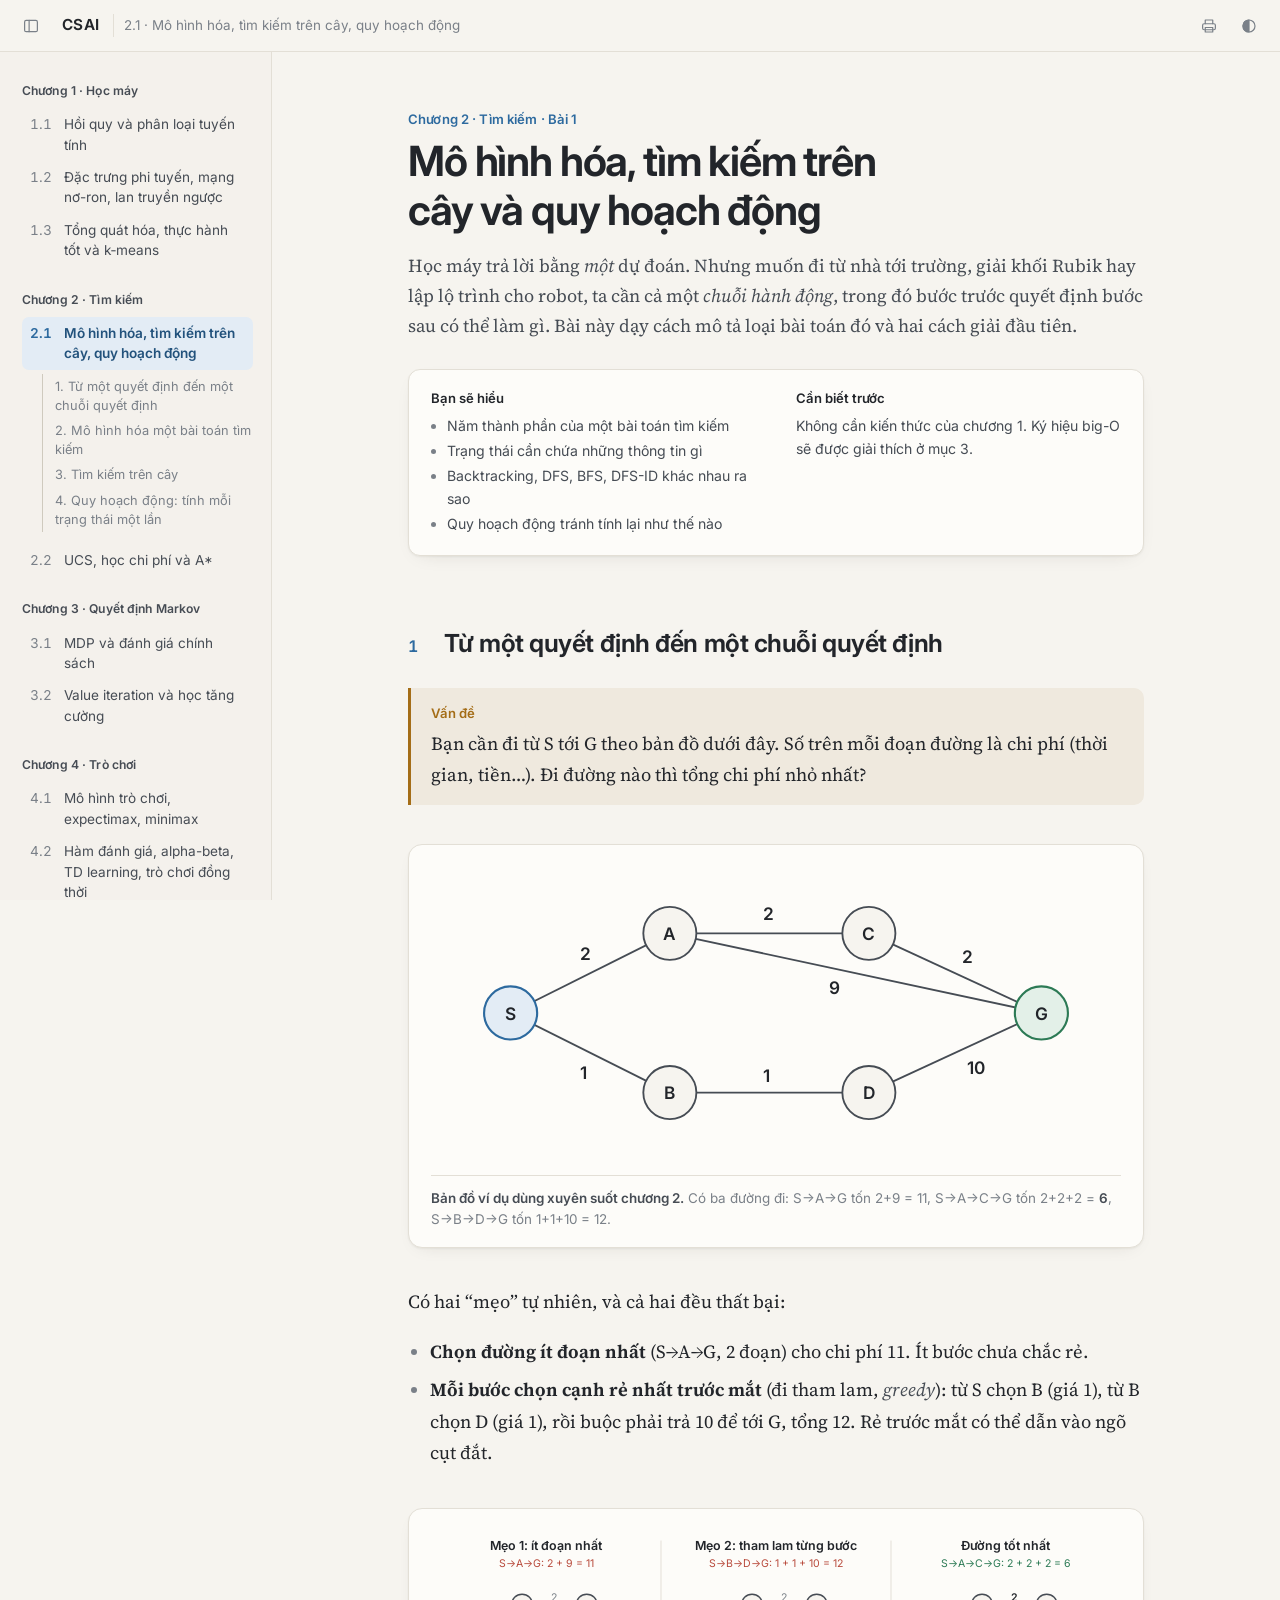
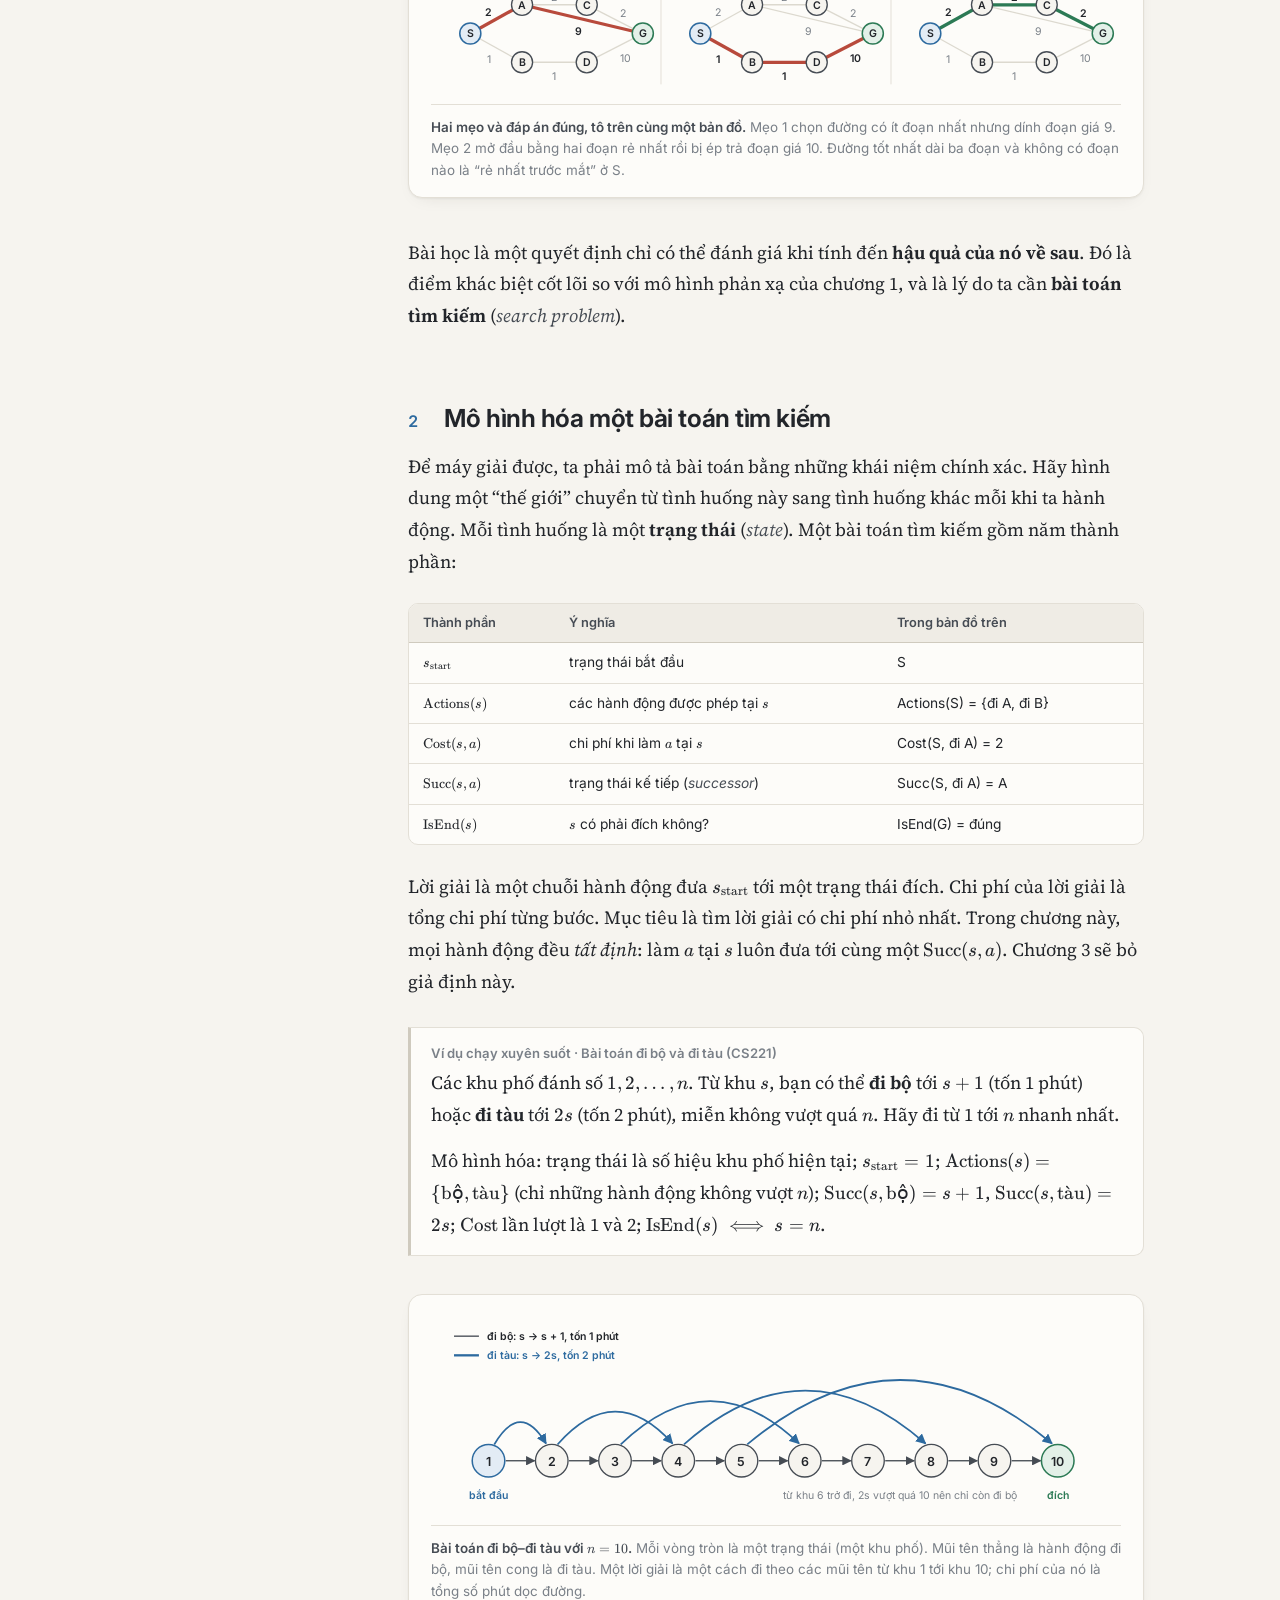
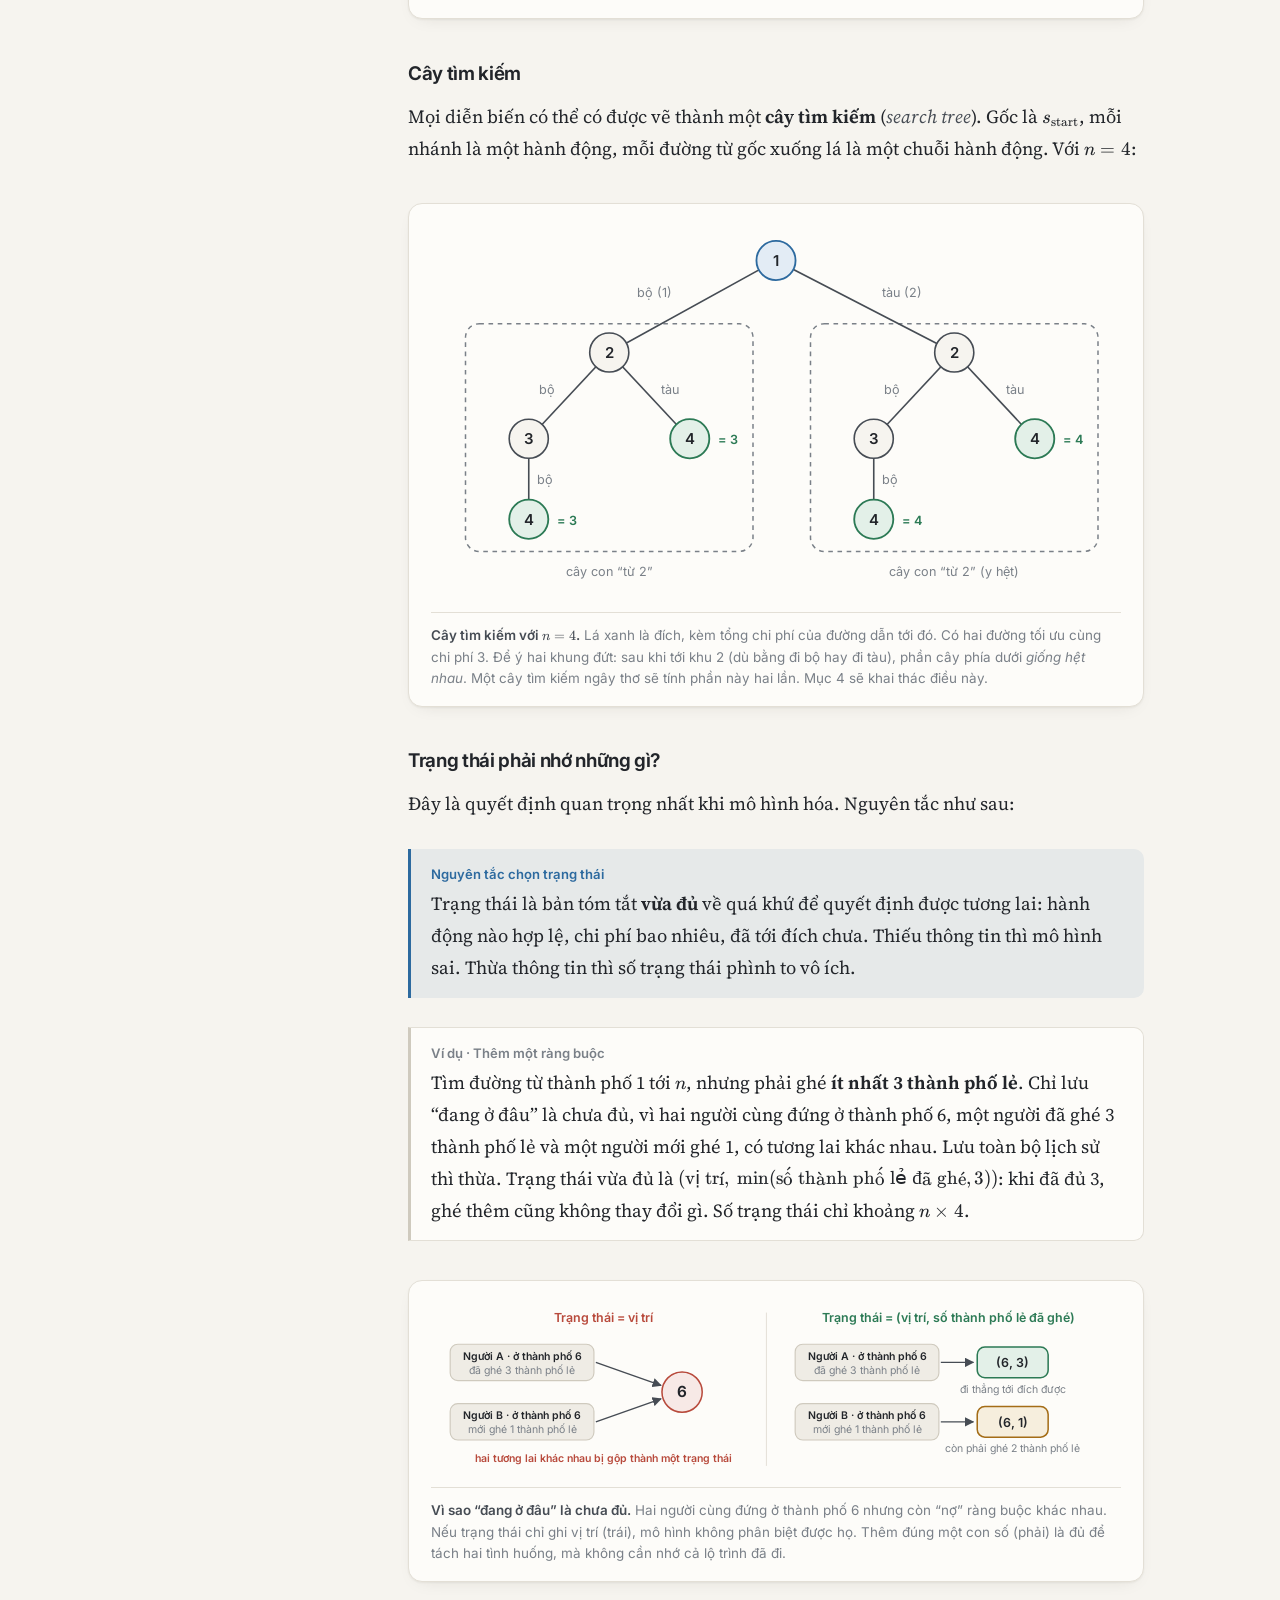
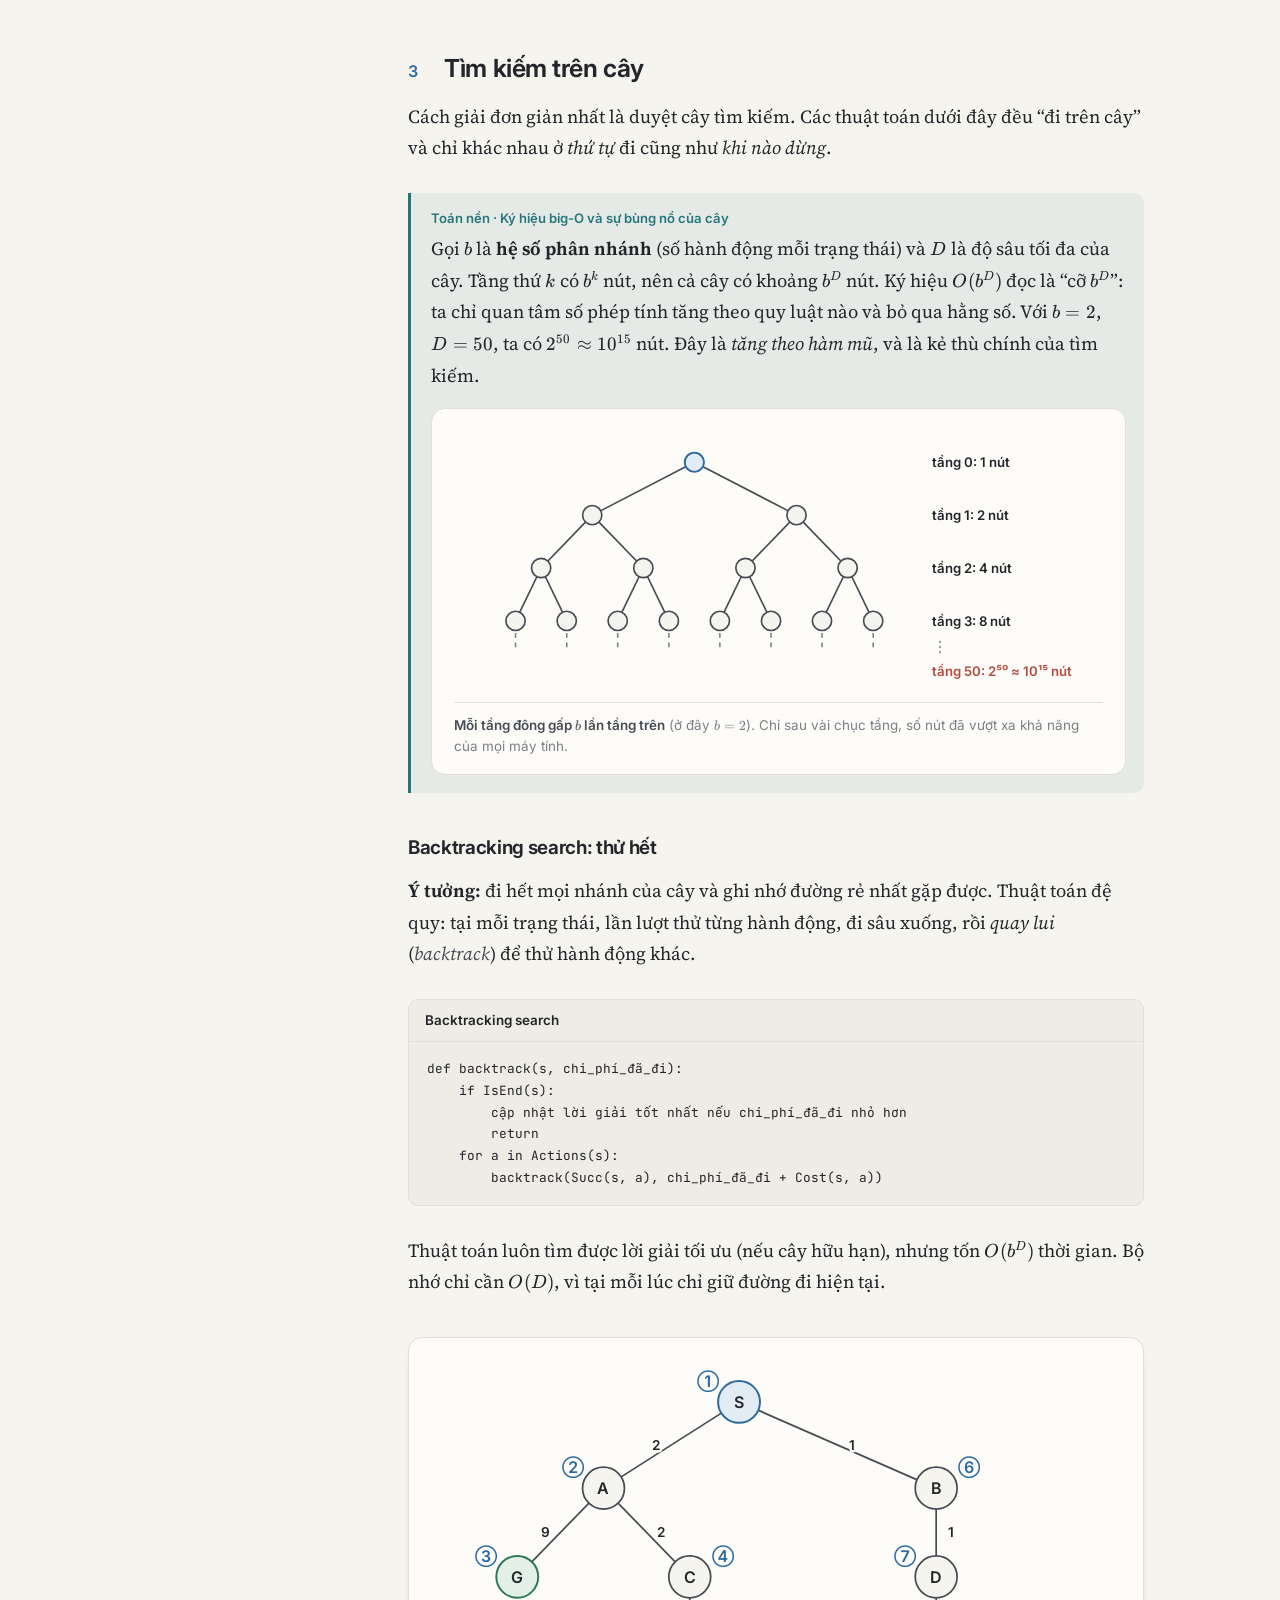
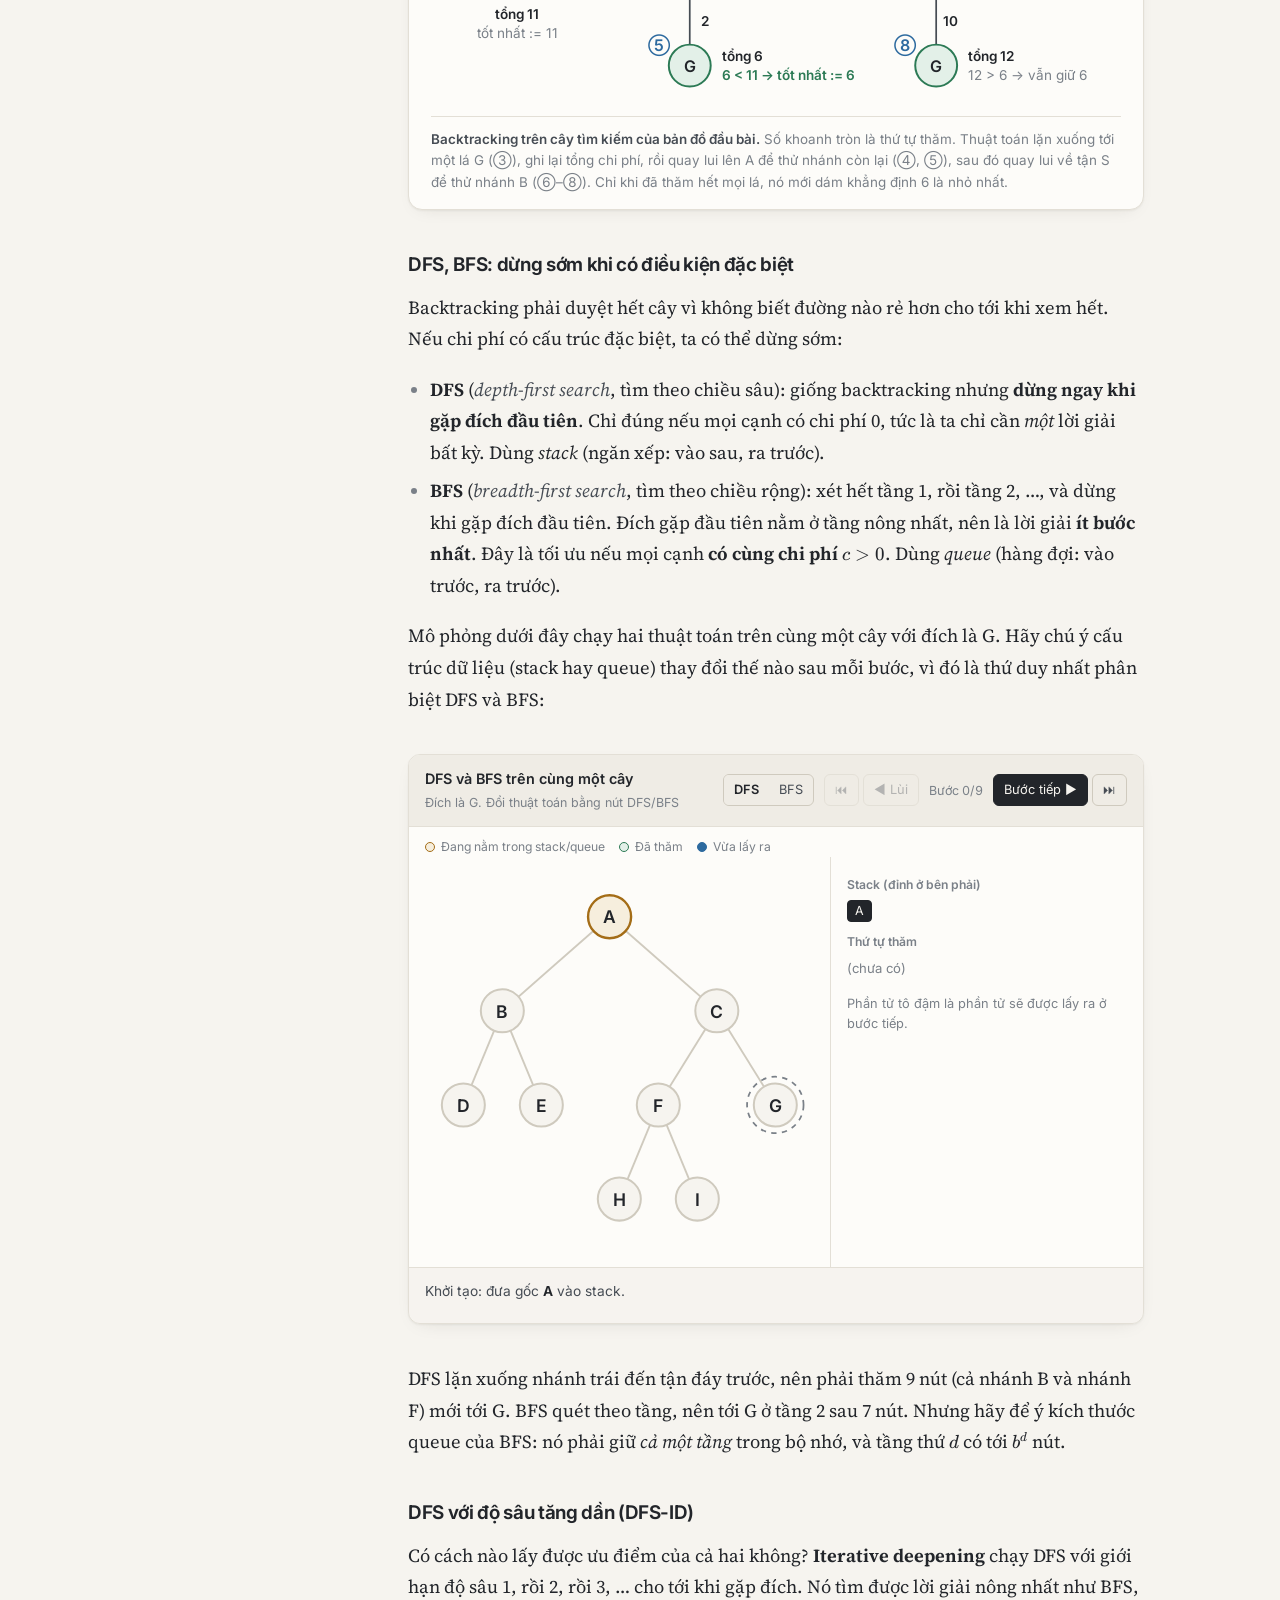
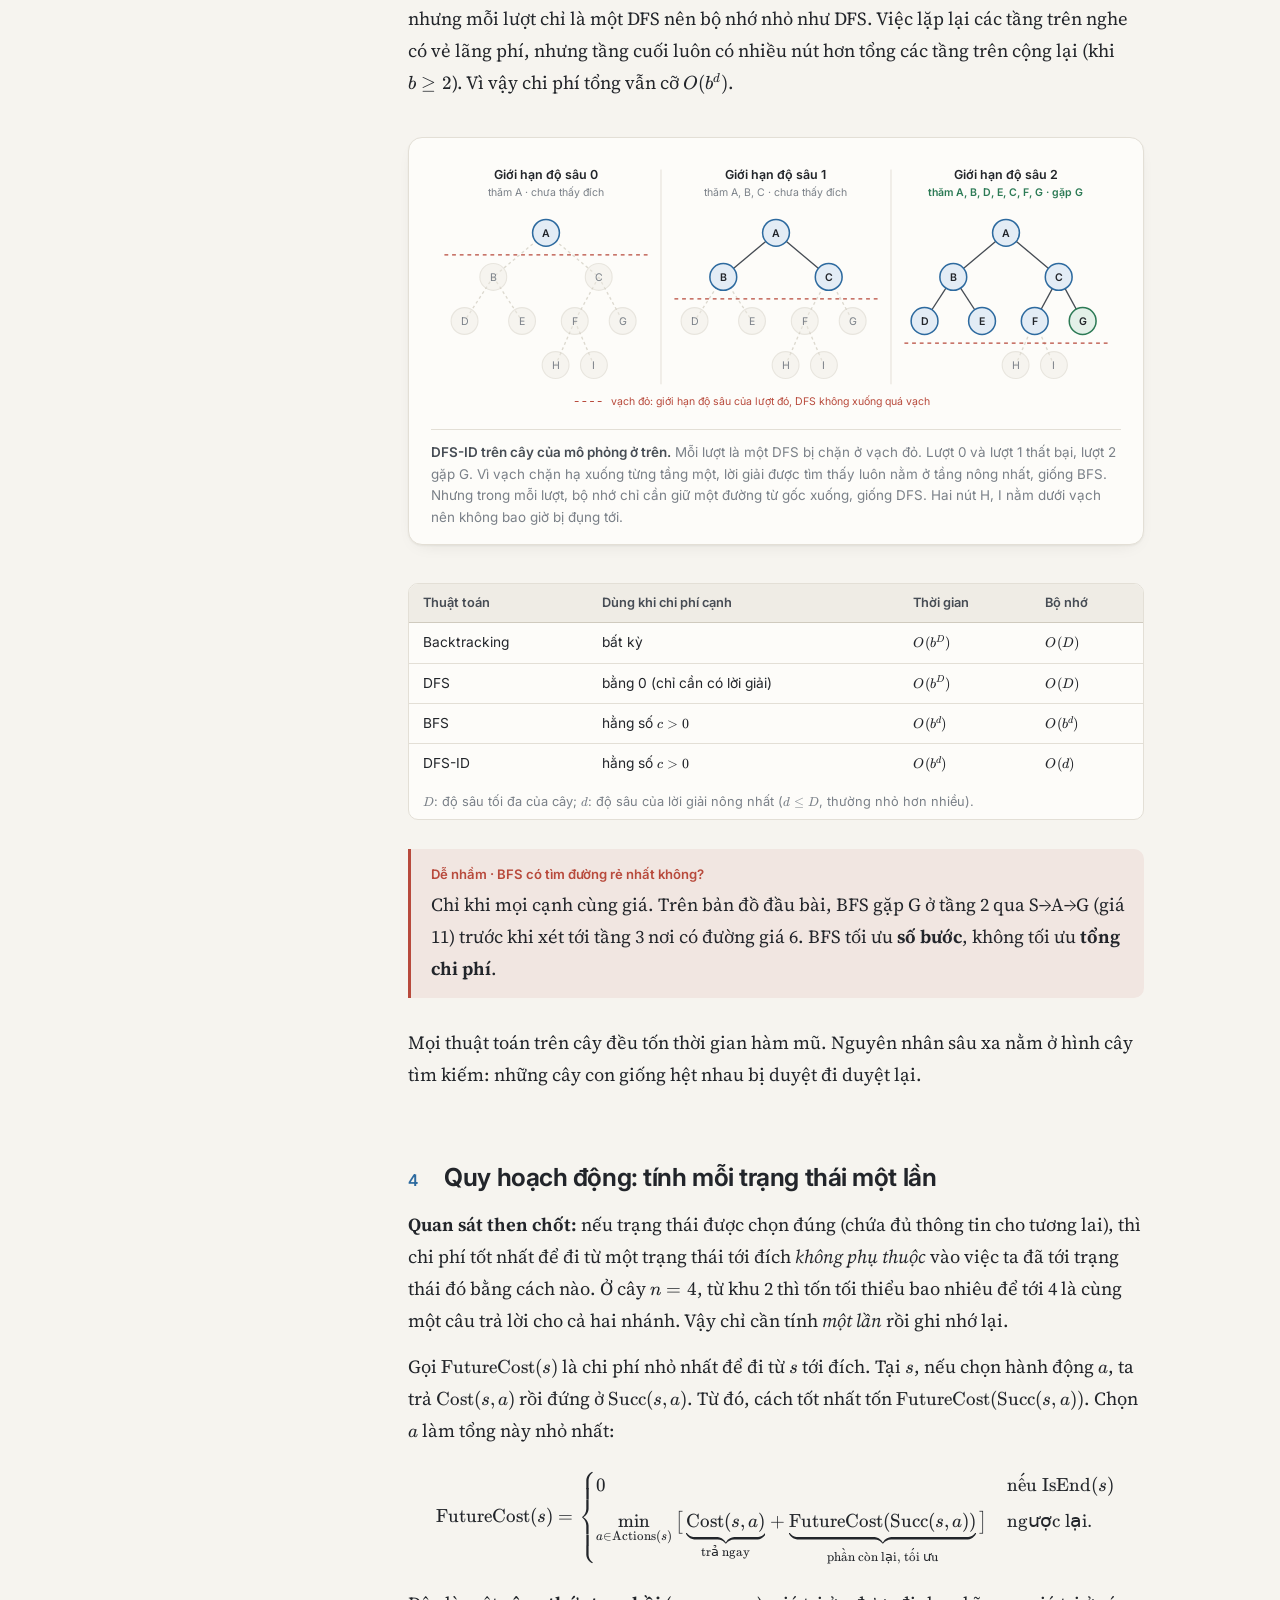
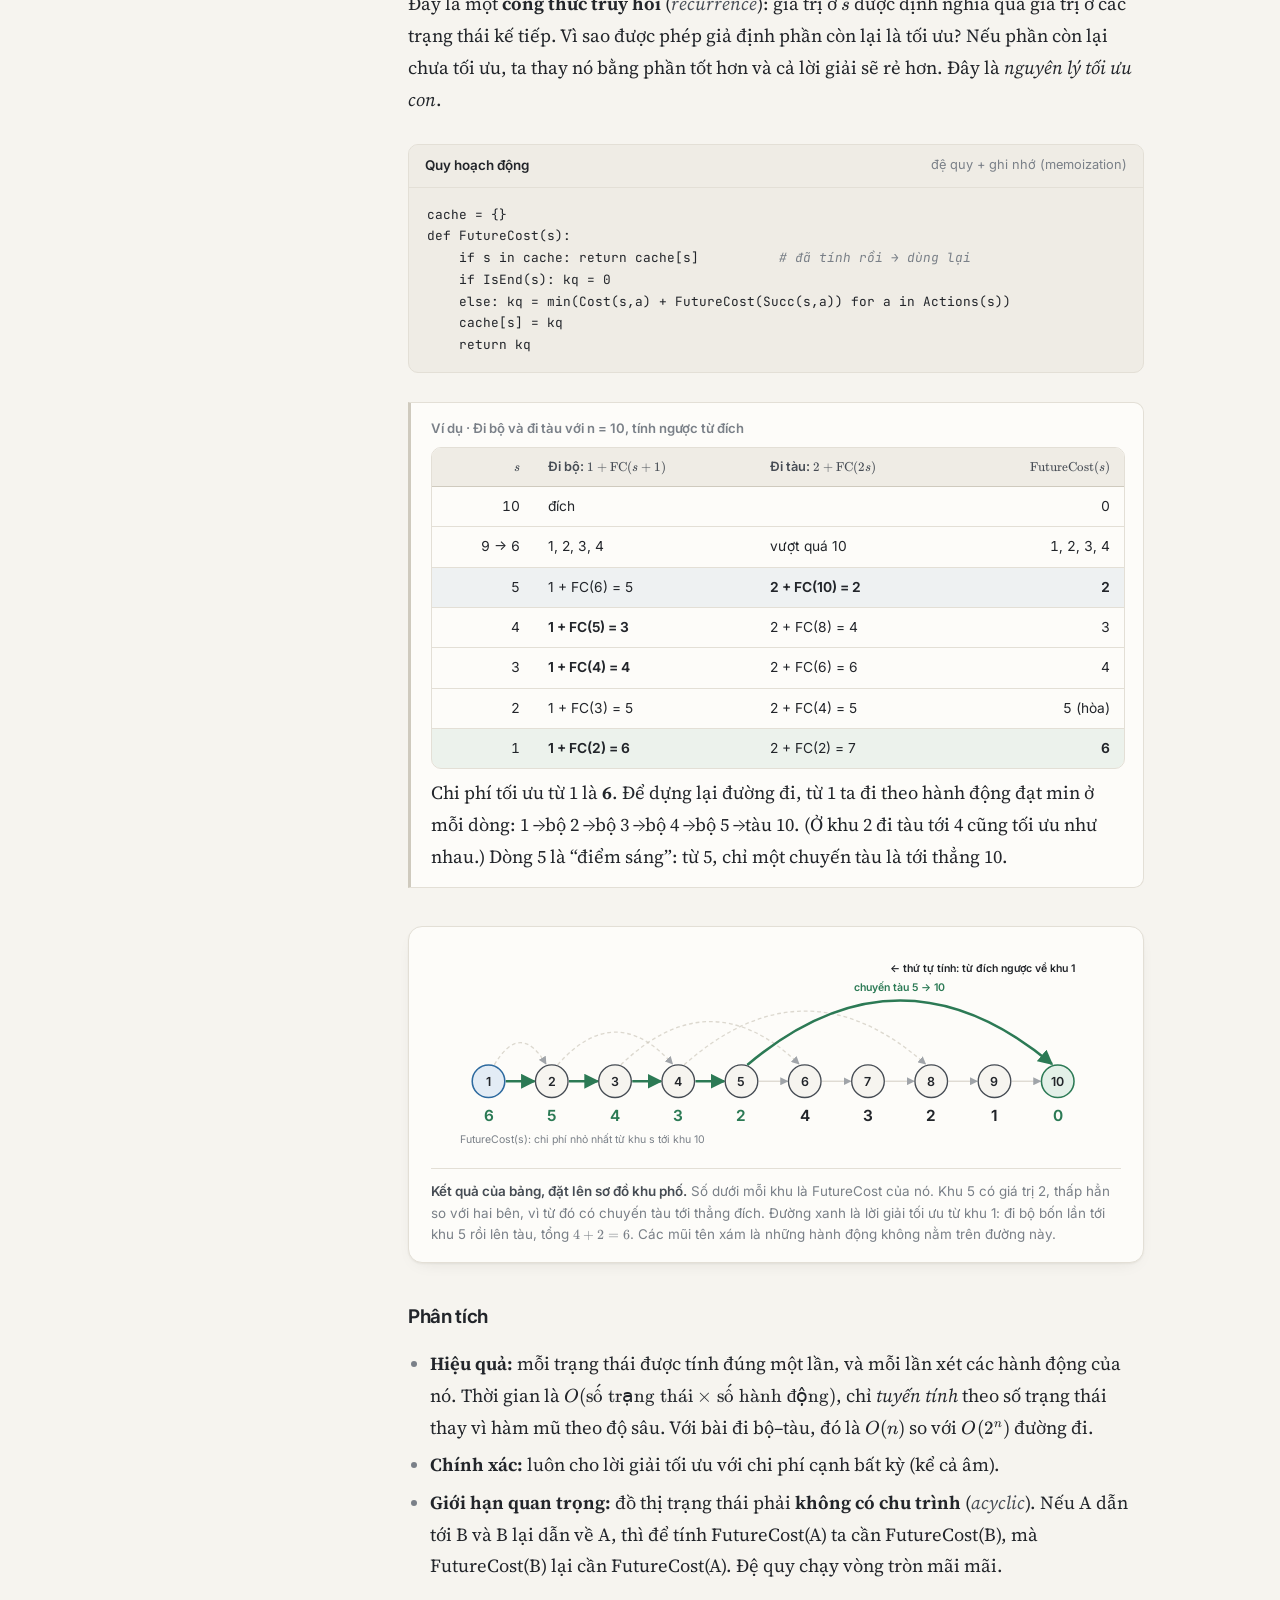
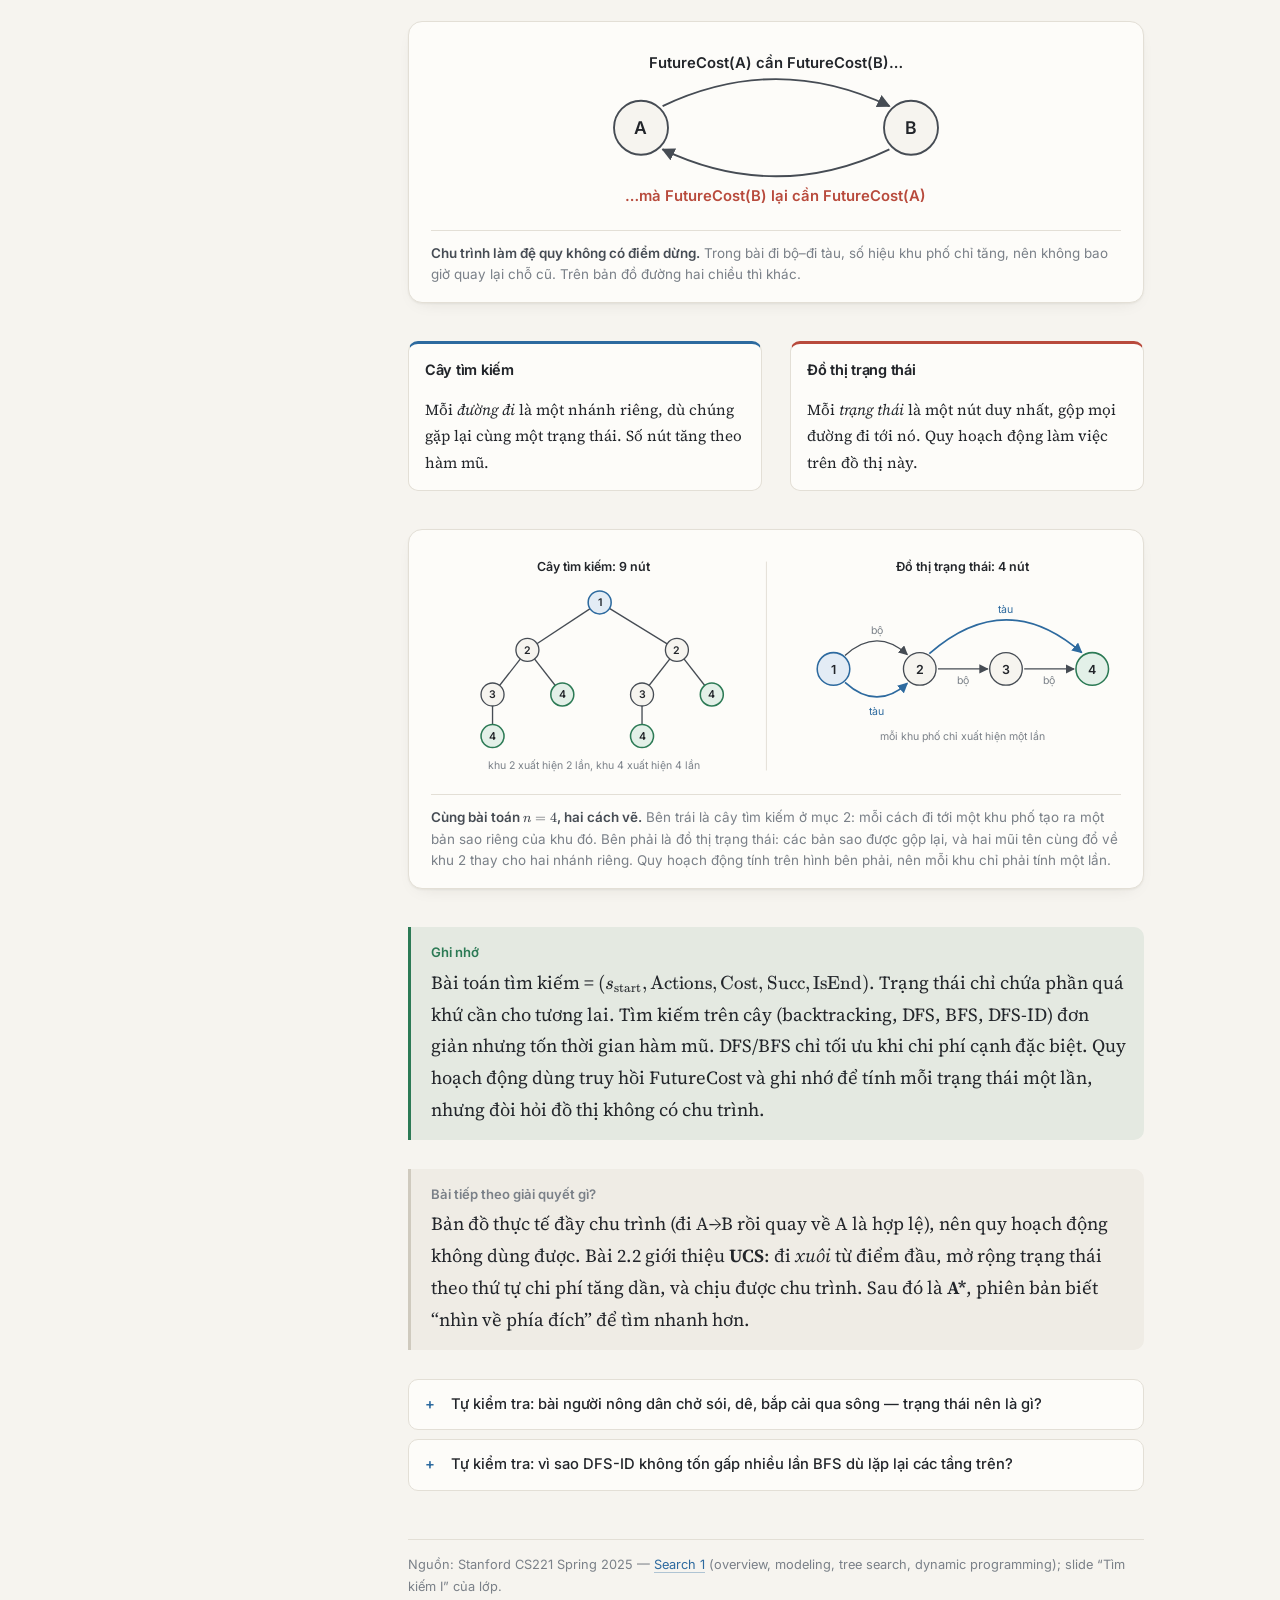
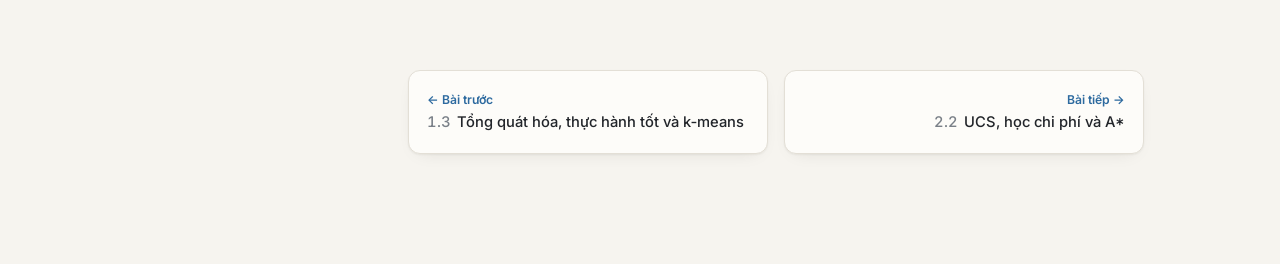
<file: search-1-mo-hinh-dp.html>
<!doctype html>
<html lang="vi"><head>
<meta charset="utf-8"><meta name="viewport" content="width=device-width,initial-scale=1">
<title>2.1 Mô hình hóa tìm kiếm và quy hoạch động · CSAI</title>
<meta name="description" content="Bài 2.1: bài toán tìm kiếm, mô hình hóa trạng thái, backtracking, DFS, BFS, iterative deepening và quy hoạch động.">
<link rel="preconnect" href="https://fonts.googleapis.com"><link rel="preconnect" href="https://fonts.gstatic.com" crossorigin>
<link href="https://fonts.googleapis.com/css2?family=Inter:wght@400;500;600;700&family=Source+Serif+4:ital,opsz,wght@0,8..60,400;0,8..60,600;1,8..60,400&family=JetBrains+Mono:wght@400;600&display=swap" rel="stylesheet">
<link rel="stylesheet" href="assets/vendor/katex/katex.min.css"><link rel="stylesheet" href="assets/style.css">
<script defer src="assets/vendor/katex/katex.min.js"></script><script defer src="assets/vendor/katex/contrib/auto-render.min.js"></script>
<script defer src="assets/site.js"></script><script defer src="assets/sim.js"></script>
</head>
<body data-page="search-1">
<div class="layout"><aside class="sidebar" id="sidebar"></aside>
<main class="page" id="main"><article class="content">

<header class="hero">
  <div class="eyebrow">Chương 2 · Tìm kiếm · Bài 1</div>
  <h1>Mô hình hóa, tìm kiếm trên cây và quy hoạch động</h1>
  <p class="lead">Học máy trả lời bằng <em>một</em> dự đoán. Nhưng muốn đi từ nhà tới trường, giải khối Rubik hay lập lộ trình cho robot, ta cần cả một <em>chuỗi hành động</em>, trong đó bước trước quyết định bước sau có thể làm gì. Bài này dạy cách mô tả loại bài toán đó và hai cách giải đầu tiên.</p>
  <div class="meta">
    <div><h4>Bạn sẽ hiểu</h4><ul><li>Năm thành phần của một bài toán tìm kiếm</li><li>Trạng thái cần chứa những thông tin gì</li><li>Backtracking, DFS, BFS, DFS-ID khác nhau ra sao</li><li>Quy hoạch động tránh tính lại như thế nào</li></ul></div>
    <div><h4>Cần biết trước</h4><p style="margin:0">Không cần kiến thức của chương 1. Ký hiệu big-O sẽ được giải thích ở mục 3.</p></div>
  </div>
</header>

<h2 id="tong-quan"><span class="sec">1</span>Từ một quyết định đến một chuỗi quyết định</h2>

<div class="box problem"><div class="box-h">Vấn đề</div>
<p>Bạn cần đi từ S tới G theo bản đồ dưới đây. Số trên mỗi đoạn đường là chi phí (thời gian, tiền…). Đi đường nào thì tổng chi phí nhỏ nhất?</p>
</div>

<figure class="fig">
<svg viewBox="0 0 520 220" role="img" aria-label="Bản đồ nhỏ S, A, B, C, D, G">
  <g class="ln-ink"><line x1="60" y1="110" x2="180" y2="50"/><line x1="60" y1="110" x2="180" y2="170"/><line x1="180" y1="50" x2="330" y2="50"/><line x1="180" y1="50" x2="460" y2="110"/><line x1="330" y1="50" x2="460" y2="110"/><line x1="180" y1="170" x2="330" y2="170"/><line x1="330" y1="170" x2="460" y2="110"/></g>
  <g class="t-b"><text x="112" y="70">2</text><text x="112" y="160">1</text><text x="250" y="40">2</text><text x="300" y="96">9</text><text x="400" y="72">2</text><text x="250" y="162">1</text><text x="404" y="156">10</text></g>
  <circle cx="60" cy="110" r="20" class="nd-acc"/><text x="60" y="115" text-anchor="middle" class="t-b">S</text>
  <circle cx="180" cy="50" r="20" class="nd"/><text x="180" y="55" text-anchor="middle" class="t-b">A</text>
  <circle cx="180" cy="170" r="20" class="nd"/><text x="180" y="175" text-anchor="middle" class="t-b">B</text>
  <circle cx="330" cy="50" r="20" class="nd"/><text x="330" y="55" text-anchor="middle" class="t-b">C</text>
  <circle cx="330" cy="170" r="20" class="nd"/><text x="330" y="175" text-anchor="middle" class="t-b">D</text>
  <circle cx="460" cy="110" r="20" class="nd-ok"/><text x="460" y="115" text-anchor="middle" class="t-b">G</text>
</svg>
<figcaption><b>Bản đồ ví dụ dùng xuyên suốt chương 2.</b> Có ba đường đi: S→A→G tốn 2+9 = 11, S→A→C→G tốn 2+2+2 = <b>6</b>, S→B→D→G tốn 1+1+10 = 12.</figcaption>
</figure>

<p>Có hai “mẹo” tự nhiên, và cả hai đều thất bại:</p>
<ul>
<li><b>Chọn đường ít đoạn nhất</b> (S→A→G, 2 đoạn) cho chi phí 11. Ít bước chưa chắc rẻ.</li>
<li><b>Mỗi bước chọn cạnh rẻ nhất trước mắt</b> (đi tham lam, <span class="en">greedy</span>): từ S chọn B (giá 1), từ B chọn D (giá 1), rồi buộc phải trả 10 để tới G, tổng 12. Rẻ trước mắt có thể dẫn vào ngõ cụt đắt.</li>
</ul>
<figure class="fig" id="fig-s1-three-routes">
<svg viewBox="0 0 720 164" role="img" aria-label="Ba đường đi trên bản đồ: ít đoạn nhất, tham lam, và tối ưu">
<text x="120" y="20" text-anchor="middle" class="t-b">Mẹo 1: ít đoạn nhất</text><text x="120" y="38" text-anchor="middle" class="t-small t-min">S→A→G: 2 + 9 = 11</text><line x1="41" y1="107" x2="95" y2="77" class="ln" style="stroke:var(--min);stroke-width:3.4"/><text x="60" y="89" text-anchor="middle" class="t-small t-b">2</text><line x1="41" y1="107" x2="95" y2="137" class="ln-faint"/><text x="60" y="138" text-anchor="middle" class="t-small t-muted">1</text><line x1="95" y1="77" x2="162.5" y2="77" class="ln-faint"/><text x="128.8" y="73" text-anchor="middle" class="t-small t-muted">2</text><line x1="95" y1="77" x2="221" y2="107" class="ln" style="stroke:var(--min);stroke-width:3.4"/><text x="154" y="109" text-anchor="middle" class="t-small t-b">9</text><line x1="162.5" y1="77" x2="221" y2="107" class="ln-faint"/><text x="200.8" y="90" text-anchor="middle" class="t-small t-muted">2</text><line x1="95" y1="137" x2="162.5" y2="137" class="ln-faint"/><text x="128.8" y="155" text-anchor="middle" class="t-small t-muted">1</text><line x1="162.5" y1="137" x2="221" y2="107" class="ln-faint"/><text x="202.8" y="137" text-anchor="middle" class="t-small t-muted">10</text><circle cx="41" cy="107" r="11" class="nd-acc"/><text x="41" y="111" text-anchor="middle" class="t-small t-b">S</text><circle cx="95" cy="77" r="11" class="nd"/><text x="95" y="81" text-anchor="middle" class="t-small t-b">A</text><circle cx="95" cy="137" r="11" class="nd"/><text x="95" y="141" text-anchor="middle" class="t-small t-b">B</text><circle cx="162.5" cy="77" r="11" class="nd"/><text x="162.5" y="81" text-anchor="middle" class="t-small t-b">C</text><circle cx="162.5" cy="137" r="11" class="nd"/><text x="162.5" y="141" text-anchor="middle" class="t-small t-b">D</text><circle cx="221" cy="107" r="11" class="nd-ok"/><text x="221" y="111" text-anchor="middle" class="t-small t-b">G</text><text x="360" y="20" text-anchor="middle" class="t-b">Mẹo 2: tham lam từng bước</text><text x="360" y="38" text-anchor="middle" class="t-small t-min">S→B→D→G: 1 + 1 + 10 = 12</text><line x1="281" y1="107" x2="335" y2="77" class="ln-faint"/><text x="300" y="89" text-anchor="middle" class="t-small t-muted">2</text><line x1="281" y1="107" x2="335" y2="137" class="ln" style="stroke:var(--min);stroke-width:3.4"/><text x="300" y="138" text-anchor="middle" class="t-small t-b">1</text><line x1="335" y1="77" x2="402.5" y2="77" class="ln-faint"/><text x="368.8" y="73" text-anchor="middle" class="t-small t-muted">2</text><line x1="335" y1="77" x2="461" y2="107" class="ln-faint"/><text x="394" y="109" text-anchor="middle" class="t-small t-muted">9</text><line x1="402.5" y1="77" x2="461" y2="107" class="ln-faint"/><text x="440.8" y="90" text-anchor="middle" class="t-small t-muted">2</text><line x1="335" y1="137" x2="402.5" y2="137" class="ln" style="stroke:var(--min);stroke-width:3.4"/><text x="368.8" y="155" text-anchor="middle" class="t-small t-b">1</text><line x1="402.5" y1="137" x2="461" y2="107" class="ln" style="stroke:var(--min);stroke-width:3.4"/><text x="442.8" y="137" text-anchor="middle" class="t-small t-b">10</text><circle cx="281" cy="107" r="11" class="nd-acc"/><text x="281" y="111" text-anchor="middle" class="t-small t-b">S</text><circle cx="335" cy="77" r="11" class="nd"/><text x="335" y="81" text-anchor="middle" class="t-small t-b">A</text><circle cx="335" cy="137" r="11" class="nd"/><text x="335" y="141" text-anchor="middle" class="t-small t-b">B</text><circle cx="402.5" cy="77" r="11" class="nd"/><text x="402.5" y="81" text-anchor="middle" class="t-small t-b">C</text><circle cx="402.5" cy="137" r="11" class="nd"/><text x="402.5" y="141" text-anchor="middle" class="t-small t-b">D</text><circle cx="461" cy="107" r="11" class="nd-ok"/><text x="461" y="111" text-anchor="middle" class="t-small t-b">G</text><text x="600" y="20" text-anchor="middle" class="t-b">Đường tốt nhất</text><text x="600" y="38" text-anchor="middle" class="t-small t-ok">S→A→C→G: 2 + 2 + 2 = 6</text><line x1="521" y1="107" x2="575" y2="77" class="ln" style="stroke:var(--ok);stroke-width:3.4"/><text x="540" y="89" text-anchor="middle" class="t-small t-b">2</text><line x1="521" y1="107" x2="575" y2="137" class="ln-faint"/><text x="540" y="138" text-anchor="middle" class="t-small t-muted">1</text><line x1="575" y1="77" x2="642.5" y2="77" class="ln" style="stroke:var(--ok);stroke-width:3.4"/><text x="608.8" y="73" text-anchor="middle" class="t-small t-b">2</text><line x1="575" y1="77" x2="701" y2="107" class="ln-faint"/><text x="634" y="109" text-anchor="middle" class="t-small t-muted">9</text><line x1="642.5" y1="77" x2="701" y2="107" class="ln" style="stroke:var(--ok);stroke-width:3.4"/><text x="680.8" y="90" text-anchor="middle" class="t-small t-b">2</text><line x1="575" y1="137" x2="642.5" y2="137" class="ln-faint"/><text x="608.8" y="155" text-anchor="middle" class="t-small t-muted">1</text><line x1="642.5" y1="137" x2="701" y2="107" class="ln-faint"/><text x="682.8" y="137" text-anchor="middle" class="t-small t-muted">10</text><circle cx="521" cy="107" r="11" class="nd-acc"/><text x="521" y="111" text-anchor="middle" class="t-small t-b">S</text><circle cx="575" cy="77" r="11" class="nd"/><text x="575" y="81" text-anchor="middle" class="t-small t-b">A</text><circle cx="575" cy="137" r="11" class="nd"/><text x="575" y="141" text-anchor="middle" class="t-small t-b">B</text><circle cx="642.5" cy="77" r="11" class="nd"/><text x="642.5" y="81" text-anchor="middle" class="t-small t-b">C</text><circle cx="642.5" cy="137" r="11" class="nd"/><text x="642.5" y="141" text-anchor="middle" class="t-small t-b">D</text><circle cx="701" cy="107" r="11" class="nd-ok"/><text x="701" y="111" text-anchor="middle" class="t-small t-b">G</text><line x1="240" y1="10" x2="240" y2="160" class="grid"/><line x1="480" y1="10" x2="480" y2="160" class="grid"/>
</svg>
<figcaption><b>Hai mẹo và đáp án đúng, tô trên cùng một bản đồ.</b> Mẹo 1 chọn đường có ít đoạn nhất nhưng dính đoạn giá 9. Mẹo 2 mở đầu bằng hai đoạn rẻ nhất rồi bị ép trả đoạn giá 10. Đường tốt nhất dài ba đoạn và không có đoạn nào là “rẻ nhất trước mắt” ở S.</figcaption>
</figure>

<p>Bài học là một quyết định chỉ có thể đánh giá khi tính đến <strong>hậu quả của nó về sau</strong>. Đó là điểm khác biệt cốt lõi so với mô hình phản xạ của chương 1, và là lý do ta cần <dfn>bài toán tìm kiếm</dfn> (<span class="en">search problem</span>).</p>

<h2 id="mo-hinh-hoa"><span class="sec">2</span>Mô hình hóa một bài toán tìm kiếm</h2>
<p>Để máy giải được, ta phải mô tả bài toán bằng những khái niệm chính xác. Hãy hình dung một “thế giới” chuyển từ tình huống này sang tình huống khác mỗi khi ta hành động. Mỗi tình huống là một <dfn>trạng thái</dfn> (<span class="en">state</span>). Một bài toán tìm kiếm gồm năm thành phần:</p>

<div class="tbl-wrap"><table class="tbl">
<tr><th>Thành phần</th><th>Ý nghĩa</th><th>Trong bản đồ trên</th></tr>
<tr><td>\(s_{\text{start}}\)</td><td>trạng thái bắt đầu</td><td>S</td></tr>
<tr><td>\(\text{Actions}(s)\)</td><td>các hành động được phép tại \(s\)</td><td>Actions(S) = {đi A, đi B}</td></tr>
<tr><td>\(\text{Cost}(s, a)\)</td><td>chi phí khi làm \(a\) tại \(s\)</td><td>Cost(S, đi A) = 2</td></tr>
<tr><td>\(\text{Succ}(s, a)\)</td><td>trạng thái kế tiếp (<span class="en">successor</span>)</td><td>Succ(S, đi A) = A</td></tr>
<tr><td>\(\text{IsEnd}(s)\)</td><td>\(s\) có phải đích không?</td><td>IsEnd(G) = đúng</td></tr>
</table></div>
<p>Lời giải là một chuỗi hành động đưa \(s_{\text{start}}\) tới một trạng thái đích. Chi phí của lời giải là tổng chi phí từng bước. Mục tiêu là tìm lời giải có chi phí nhỏ nhất. Trong chương này, mọi hành động đều <em>tất định</em>: làm \(a\) tại \(s\) luôn đưa tới cùng một \(\text{Succ}(s,a)\). Chương 3 sẽ bỏ giả định này.</p>

<div class="box example"><div class="box-h">Ví dụ chạy xuyên suốt · Bài toán đi bộ và đi tàu (CS221)</div>
<p>Các khu phố đánh số \(1, 2, \dots, n\). Từ khu \(s\), bạn có thể <b>đi bộ</b> tới \(s+1\) (tốn 1 phút) hoặc <b>đi tàu</b> tới \(2s\) (tốn 2 phút), miễn không vượt quá \(n\). Hãy đi từ 1 tới \(n\) nhanh nhất.</p>
<p>Mô hình hóa: trạng thái là số hiệu khu phố hiện tại; \(s_{\text{start}} = 1\); \(\text{Actions}(s) = \{\text{bộ}, \text{tàu}\}\) (chỉ những hành động không vượt \(n\)); \(\text{Succ}(s, \text{bộ}) = s+1\), \(\text{Succ}(s, \text{tàu}) = 2s\); \(\text{Cost}\) lần lượt là 1 và 2; \(\text{IsEnd}(s) \iff s = n\).</p>
</div>

<figure class="fig" id="fig-s1-walk-tram">
<svg viewBox="0 0 720 200" role="img" aria-label="Các khu phố 1 đến 10 với hành động đi bộ và đi tàu">
<defs><marker id="mD2" viewBox="0 0 10 10" refX="9" refY="5" markerWidth="7" markerHeight="7" orient="auto"><path d="M0,0L10,5L0,10z" class="arrow-head"/></marker><marker id="mD2a" viewBox="0 0 10 10" refX="9" refY="5" markerWidth="6" markerHeight="6" orient="auto"><path d="M0,0L10,5L0,10z" class="f-acc"/></marker></defs><line x1="78" y1="150" x2="108" y2="150" class="ln-ink" marker-end="url(#mD2)"/><line x1="144" y1="150" x2="174" y2="150" class="ln-ink" marker-end="url(#mD2)"/><line x1="210" y1="150" x2="240" y2="150" class="ln-ink" marker-end="url(#mD2)"/><line x1="276" y1="150" x2="306" y2="150" class="ln-ink" marker-end="url(#mD2)"/><line x1="342" y1="150" x2="372" y2="150" class="ln-ink" marker-end="url(#mD2)"/><line x1="408" y1="150" x2="438" y2="150" class="ln-ink" marker-end="url(#mD2)"/><line x1="474" y1="150" x2="504" y2="150" class="ln-ink" marker-end="url(#mD2)"/><line x1="540" y1="150" x2="570" y2="150" class="ln-ink" marker-end="url(#mD2)"/><line x1="606" y1="150" x2="636" y2="150" class="ln-ink" marker-end="url(#mD2)"/><path d="M66,133 Q93,87 120,132" class="ln-acc" marker-end="url(#mD2a)" style="stroke-width:1.8"/><path d="M132,133 Q192,65 252,132" class="ln-acc" marker-end="url(#mD2a)" style="stroke-width:1.8"/><path d="M198,133 Q291,43 384,132" class="ln-acc" marker-end="url(#mD2a)" style="stroke-width:1.8"/><path d="M264,133 Q390,21 516,132" class="ln-acc" marker-end="url(#mD2a)" style="stroke-width:1.8"/><path d="M330,133 Q489,-1 648,132" class="ln-acc" marker-end="url(#mD2a)" style="stroke-width:1.8"/><circle cx="60" cy="150" r="17" class="nd-acc"/><text x="60" y="155" text-anchor="middle" class="t-b">1</text><circle cx="126" cy="150" r="17" class="nd"/><text x="126" y="155" text-anchor="middle" class="t-b">2</text><circle cx="192" cy="150" r="17" class="nd"/><text x="192" y="155" text-anchor="middle" class="t-b">3</text><circle cx="258" cy="150" r="17" class="nd"/><text x="258" y="155" text-anchor="middle" class="t-b">4</text><circle cx="324" cy="150" r="17" class="nd"/><text x="324" y="155" text-anchor="middle" class="t-b">5</text><circle cx="390" cy="150" r="17" class="nd"/><text x="390" y="155" text-anchor="middle" class="t-b">6</text><circle cx="456" cy="150" r="17" class="nd"/><text x="456" y="155" text-anchor="middle" class="t-b">7</text><circle cx="522" cy="150" r="17" class="nd"/><text x="522" y="155" text-anchor="middle" class="t-b">8</text><circle cx="588" cy="150" r="17" class="nd"/><text x="588" y="155" text-anchor="middle" class="t-b">9</text><circle cx="654" cy="150" r="17" class="nd-ok"/><text x="654" y="155" text-anchor="middle" class="t-b">10</text><line x1="24" y1="20" x2="50" y2="20" class="ln-ink"/><text x="58" y="24" class="t-small t-b">đi bộ: s → s + 1, tốn 1 phút</text><line x1="24" y1="40" x2="50" y2="40" class="ln-acc"/><text x="58" y="44" class="t-small t-acc t-b">đi tàu: s → 2s, tốn 2 phút</text><text x="489" y="190" text-anchor="middle" class="t-small t-muted">từ khu 6 trở đi, 2s vượt quá 10 nên chỉ còn đi bộ</text><text x="60" y="190" text-anchor="middle" class="t-small t-acc t-b">bắt đầu</text><text x="654" y="190" text-anchor="middle" class="t-small t-ok t-b">đích</text>
</svg>
<figcaption><b>Bài toán đi bộ–đi tàu với \(n = 10\).</b> Mỗi vòng tròn là một trạng thái (một khu phố). Mũi tên thẳng là hành động đi bộ, mũi tên cong là đi tàu. Một lời giải là một cách đi theo các mũi tên từ khu 1 tới khu 10; chi phí của nó là tổng số phút dọc đường.</figcaption>
</figure>

<h3>Cây tìm kiếm</h3>
<p>Mọi diễn biến có thể có được vẽ thành một <dfn>cây tìm kiếm</dfn> (<span class="en">search tree</span>). Gốc là \(s_{\text{start}}\), mỗi nhánh là một hành động, mỗi đường từ gốc xuống lá là một chuỗi hành động. Với \(n = 4\):</p>

<figure class="fig">
<svg viewBox="0 0 600 322" role="img" aria-label="Cây tìm kiếm của bài đi bộ và đi tàu với n bằng 4">
  <rect x="30" y="85" width="250" height="198" rx="12" fill="none" class="ln-dash"/><rect x="330" y="85" width="250" height="198" rx="12" fill="none" class="ln-dash"/>
  <text x="155" y="304" text-anchor="middle" class="t-small t-muted">cây con “từ 2”</text><text x="455" y="304" text-anchor="middle" class="t-small t-muted">cây con “từ 2” (y hệt)</text>
  <g class="ln-ink"><line x1="300" y1="30" x2="155" y2="110"/><line x1="300" y1="30" x2="455" y2="110"/><line x1="155" y1="110" x2="85" y2="185"/><line x1="155" y1="110" x2="225" y2="185"/><line x1="455" y1="110" x2="385" y2="185"/><line x1="455" y1="110" x2="525" y2="185"/><line x1="85" y1="185" x2="85" y2="255"/><line x1="385" y1="185" x2="385" y2="255"/></g>
  <g class="t-small t-muted"><text x="210" y="62" text-anchor="end">bộ (1)</text><text x="392" y="62">tàu (2)</text><text x="108" y="146" text-anchor="end">bộ</text><text x="200" y="146">tàu</text><text x="408" y="146" text-anchor="end">bộ</text><text x="500" y="146">tàu</text><text x="92" y="224">bộ</text><text x="392" y="224">bộ</text></g>
  <circle cx="300" cy="30" r="17" class="nd-acc"/><text x="300" y="35" text-anchor="middle" class="t-b">1</text>
  <circle cx="155" cy="110" r="17" class="nd"/><text x="155" y="115" text-anchor="middle" class="t-b">2</text>
  <circle cx="455" cy="110" r="17" class="nd"/><text x="455" y="115" text-anchor="middle" class="t-b">2</text>
  <circle cx="85" cy="185" r="17" class="nd"/><text x="85" y="190" text-anchor="middle" class="t-b">3</text>
  <circle cx="225" cy="185" r="17" class="nd-ok"/><text x="225" y="190" text-anchor="middle" class="t-b">4</text>
  <circle cx="385" cy="185" r="17" class="nd"/><text x="385" y="190" text-anchor="middle" class="t-b">3</text>
  <circle cx="525" cy="185" r="17" class="nd-ok"/><text x="525" y="190" text-anchor="middle" class="t-b">4</text>
  <circle cx="85" cy="255" r="17" class="nd-ok"/><text x="85" y="260" text-anchor="middle" class="t-b">4</text>
  <circle cx="385" cy="255" r="17" class="nd-ok"/><text x="385" y="260" text-anchor="middle" class="t-b">4</text>
  <g class="t-small t-b t-ok"><text x="250" y="190">= 3</text><text x="550" y="190">= 4</text><text x="110" y="260">= 3</text><text x="410" y="260">= 4</text></g>
</svg>
<figcaption><b>Cây tìm kiếm với \(n = 4\).</b> Lá xanh là đích, kèm tổng chi phí của đường dẫn tới đó. Có hai đường tối ưu cùng chi phí 3. Để ý hai khung đứt: sau khi tới khu 2 (dù bằng đi bộ hay đi tàu), phần cây phía dưới <em>giống hệt nhau</em>. Một cây tìm kiếm ngây thơ sẽ tính phần này hai lần. Mục 4 sẽ khai thác điều này.</figcaption>
</figure>

<h3>Trạng thái phải nhớ những gì?</h3>
<p>Đây là quyết định quan trọng nhất khi mô hình hóa. Nguyên tắc như sau:</p>
<div class="box def"><div class="box-h">Nguyên tắc chọn trạng thái</div>
<p>Trạng thái là bản tóm tắt <b>vừa đủ</b> về quá khứ để quyết định được tương lai: hành động nào hợp lệ, chi phí bao nhiêu, đã tới đích chưa. Thiếu thông tin thì mô hình sai. Thừa thông tin thì số trạng thái phình to vô ích.</p>
</div>
<div class="box example"><div class="box-h">Ví dụ · Thêm một ràng buộc</div>
<p>Tìm đường từ thành phố 1 tới \(n\), nhưng phải ghé <b>ít nhất 3 thành phố lẻ</b>. Chỉ lưu “đang ở đâu” là chưa đủ, vì hai người cùng đứng ở thành phố 6, một người đã ghé 3 thành phố lẻ và một người mới ghé 1, có tương lai khác nhau. Lưu toàn bộ lịch sử thì thừa. Trạng thái vừa đủ là \((\text{vị trí},\ \min(\text{số thành phố lẻ đã ghé}, 3))\): khi đã đủ 3, ghé thêm cũng không thay đổi gì. Số trạng thái chỉ khoảng \(n \times 4\).</p>
</div>

<figure class="fig" id="fig-s1-state">
<svg viewBox="0 0 720 176" role="img" aria-label="So sánh hai cách chọn trạng thái cho bài toán phải ghé ba thành phố lẻ">
<defs><marker id="mD3" viewBox="0 0 10 10" refX="9" refY="5" markerWidth="7" markerHeight="7" orient="auto"><path d="M0,0L10,5L0,10z" class="arrow-head"/></marker></defs><text x="180" y="20" text-anchor="middle" class="t-b t-min">Trạng thái = vị trí</text><text x="540" y="20" text-anchor="middle" class="t-b t-ok">Trạng thái = (vị trí, số thành phố lẻ đã ghé)</text><rect x="20" y="43" width="150" height="38" rx="8" class="nd-soft"/><text x="95" y="59" text-anchor="middle" class="t-small t-b">Người A · ở thành phố 6</text><text x="95" y="74" text-anchor="middle" class="t-small t-muted">đã ghé 3 thành phố lẻ</text><rect x="20" y="105" width="150" height="38" rx="8" class="nd-soft"/><text x="95" y="121" text-anchor="middle" class="t-small t-b">Người B · ở thành phố 6</text><text x="95" y="136" text-anchor="middle" class="t-small t-muted">mới ghé 1 thành phố lẻ</text><rect x="380" y="43" width="150" height="38" rx="8" class="nd-soft"/><text x="455" y="59" text-anchor="middle" class="t-small t-b">Người A · ở thành phố 6</text><text x="455" y="74" text-anchor="middle" class="t-small t-muted">đã ghé 3 thành phố lẻ</text><rect x="380" y="105" width="150" height="38" rx="8" class="nd-soft"/><text x="455" y="121" text-anchor="middle" class="t-small t-b">Người B · ở thành phố 6</text><text x="455" y="136" text-anchor="middle" class="t-small t-muted">mới ghé 1 thành phố lẻ</text><line x1="172" y1="62" x2="240" y2="86" class="ln-ink" marker-end="url(#mD3)"/><line x1="172" y1="124" x2="240" y2="100" class="ln-ink" marker-end="url(#mD3)"/><circle cx="262" cy="93" r="21" class="nd-min"/><text x="262" y="98" text-anchor="middle" class="t-big">6</text><text x="180" y="166" text-anchor="middle" class="t-small t-min t-b">hai tương lai khác nhau bị gộp thành một trạng thái</text><line x1="532" y1="62" x2="566" y2="62" class="ln-ink" marker-end="url(#mD3)"/><rect x="570" y="46" width="74" height="32" rx="8" class="nd-ok"/><text x="607" y="67" text-anchor="middle" class="t-b">(6, 3)</text><text x="607" y="94" text-anchor="middle" class="t-small t-muted">đi thẳng tới đích được</text><line x1="532" y1="124" x2="566" y2="124" class="ln-ink" marker-end="url(#mD3)"/><rect x="570" y="108" width="74" height="32" rx="8" class="nd-ch"/><text x="607" y="129" text-anchor="middle" class="t-b">(6, 1)</text><text x="607" y="156" text-anchor="middle" class="t-small t-muted">còn phải ghé 2 thành phố lẻ</text><line x1="350" y1="10" x2="350" y2="170" class="grid"/>
</svg>
<figcaption><b>Vì sao “đang ở đâu” là chưa đủ.</b> Hai người cùng đứng ở thành phố 6 nhưng còn “nợ” ràng buộc khác nhau. Nếu trạng thái chỉ ghi vị trí (trái), mô hình không phân biệt được họ. Thêm đúng một con số (phải) là đủ để tách hai tình huống, mà không cần nhớ cả lộ trình đã đi.</figcaption>
</figure>

<h2 id="tree-search"><span class="sec">3</span>Tìm kiếm trên cây</h2>
<p>Cách giải đơn giản nhất là duyệt cây tìm kiếm. Các thuật toán dưới đây đều “đi trên cây” và chỉ khác nhau ở <em>thứ tự</em> đi cũng như <em>khi nào dừng</em>.</p>

<div class="box math"><div class="box-h">Toán nền · Ký hiệu big-O và sự bùng nổ của cây</div>
<p>Gọi \(b\) là <dfn>hệ số phân nhánh</dfn> (số hành động mỗi trạng thái) và \(D\) là độ sâu tối đa của cây. Tầng thứ \(k\) có \(b^k\) nút, nên cả cây có khoảng \(b^D\) nút. Ký hiệu \(O(b^D)\) đọc là “cỡ \(b^D\)”: ta chỉ quan tâm số phép tính tăng theo quy luật nào và bỏ qua hằng số. Với \(b = 2\), \(D = 50\), ta có \(2^{50} \approx 10^{15}\) nút. Đây là <em>tăng theo hàm mũ</em>, và là kẻ thù chính của tìm kiếm.</p>
<figure class="fig" id="fig-s1-explosion">
<svg viewBox="0 0 540 212" role="img" aria-label="Cây nhị phân: số nút tăng gấp đôi sau mỗi tầng">
<line x1="200" y1="26" x2="115" y2="70" class="ln-ink"/><line x1="200" y1="26" x2="285" y2="70" class="ln-ink"/><line x1="115" y1="70" x2="72.5" y2="114" class="ln-ink"/><line x1="115" y1="70" x2="157.5" y2="114" class="ln-ink"/><line x1="285" y1="70" x2="242.5" y2="114" class="ln-ink"/><line x1="285" y1="70" x2="327.5" y2="114" class="ln-ink"/><line x1="72.5" y1="114" x2="51.2" y2="158" class="ln-ink"/><line x1="72.5" y1="114" x2="93.8" y2="158" class="ln-ink"/><line x1="157.5" y1="114" x2="136.2" y2="158" class="ln-ink"/><line x1="157.5" y1="114" x2="178.8" y2="158" class="ln-ink"/><line x1="242.5" y1="114" x2="221.2" y2="158" class="ln-ink"/><line x1="242.5" y1="114" x2="263.8" y2="158" class="ln-ink"/><line x1="327.5" y1="114" x2="306.2" y2="158" class="ln-ink"/><line x1="327.5" y1="114" x2="348.8" y2="158" class="ln-ink"/><circle cx="200" cy="26" r="8" class="nd-acc"/><text x="398" y="30" class="t-small t-b">tầng 0: 1 nút</text><circle cx="115" cy="70" r="8" class="nd"/><circle cx="285" cy="70" r="8" class="nd"/><text x="398" y="74" class="t-small t-b">tầng 1: 2 nút</text><circle cx="72.5" cy="114" r="8" class="nd"/><circle cx="157.5" cy="114" r="8" class="nd"/><circle cx="242.5" cy="114" r="8" class="nd"/><circle cx="327.5" cy="114" r="8" class="nd"/><text x="398" y="118" class="t-small t-b">tầng 2: 4 nút</text><circle cx="51.2" cy="158" r="8" class="nd"/><circle cx="93.8" cy="158" r="8" class="nd"/><circle cx="136.2" cy="158" r="8" class="nd"/><circle cx="178.8" cy="158" r="8" class="nd"/><circle cx="221.2" cy="158" r="8" class="nd"/><circle cx="263.8" cy="158" r="8" class="nd"/><circle cx="306.2" cy="158" r="8" class="nd"/><circle cx="348.8" cy="158" r="8" class="nd"/><text x="398" y="162" class="t-small t-b">tầng 3: 8 nút</text><line x1="51.2" y1="168" x2="51.2" y2="180" class="ln-dash"/><line x1="93.8" y1="168" x2="93.8" y2="180" class="ln-dash"/><line x1="136.2" y1="168" x2="136.2" y2="180" class="ln-dash"/><line x1="178.8" y1="168" x2="178.8" y2="180" class="ln-dash"/><line x1="221.2" y1="168" x2="221.2" y2="180" class="ln-dash"/><line x1="263.8" y1="168" x2="263.8" y2="180" class="ln-dash"/><line x1="306.2" y1="168" x2="306.2" y2="180" class="ln-dash"/><line x1="348.8" y1="168" x2="348.8" y2="180" class="ln-dash"/><text x="398" y="184" class="t-muted">⋮</text><text x="398" y="204" class="t-small t-b t-min">tầng 50: 2⁵⁰ ≈ 10¹⁵ nút</text>
</svg>
<figcaption><b>Mỗi tầng đông gấp \(b\) lần tầng trên</b> (ở đây \(b = 2\)). Chỉ sau vài chục tầng, số nút đã vượt xa khả năng của mọi máy tính.</figcaption>
</figure>
</div>

<h3>Backtracking search: thử hết</h3>
<p><b>Ý tưởng:</b> đi hết mọi nhánh của cây và ghi nhớ đường rẻ nhất gặp được. Thuật toán đệ quy: tại mỗi trạng thái, lần lượt thử từng hành động, đi sâu xuống, rồi <em>quay lui</em> (<span class="en">backtrack</span>) để thử hành động khác.</p>
<div class="algo"><div class="algo-h">Backtracking search</div>
<pre><code>def backtrack(s, chi_phí_đã_đi):
    if IsEnd(s):
        cập nhật lời giải tốt nhất nếu chi_phí_đã_đi nhỏ hơn
        return
    for a in Actions(s):
        backtrack(Succ(s, a), chi_phí_đã_đi + Cost(s, a))</code></pre></div>
<p>Thuật toán luôn tìm được lời giải tối ưu (nếu cây hữu hạn), nhưng tốn \(O(b^D)\) thời gian. Bộ nhớ chỉ cần \(O(D)\), vì tại mỗi lúc chỉ giữ đường đi hiện tại.</p>

<figure class="fig" id="fig-s1-backtrack">
<svg viewBox="0 0 560 276" role="img" aria-label="Thứ tự thăm của backtracking trên cây tìm kiếm của bản đồ">
<line x1="250" y1="34" x2="140" y2="104" class="ln-ink"/><text x="183" y="73" text-anchor="middle" class="t-small t-b halo">2</text><line x1="250" y1="34" x2="410" y2="104" class="ln-ink"/><text x="342" y="73" text-anchor="middle" class="t-small t-b halo">1</text><line x1="140" y1="104" x2="70" y2="176" class="ln-ink"/><text x="93" y="144" text-anchor="middle" class="t-small t-b halo">9</text><line x1="140" y1="104" x2="210" y2="176" class="ln-ink"/><text x="187" y="144" text-anchor="middle" class="t-small t-b halo">2</text><line x1="210" y1="176" x2="210" y2="248" class="ln-ink"/><text x="222" y="216" text-anchor="middle" class="t-small t-b halo">2</text><line x1="410" y1="104" x2="410" y2="176" class="ln-ink"/><text x="422" y="144" text-anchor="middle" class="t-small t-b halo">1</text><line x1="410" y1="176" x2="410" y2="248" class="ln-ink"/><text x="422" y="216" text-anchor="middle" class="t-small t-b halo">10</text><circle cx="250" cy="34" r="17" class="nd-acc"/><text x="250" y="39" text-anchor="middle" class="t-b">S</text><text x="225" y="22" text-anchor="middle" class="t-acc t-b">①</text><circle cx="140" cy="104" r="17" class="nd"/><text x="140" y="109" text-anchor="middle" class="t-b">A</text><text x="115" y="92" text-anchor="middle" class="t-acc t-b">②</text><circle cx="410" cy="104" r="17" class="nd"/><text x="410" y="109" text-anchor="middle" class="t-b">B</text><text x="437" y="92" text-anchor="middle" class="t-acc t-b">⑥</text><circle cx="70" cy="176" r="17" class="nd-ok"/><text x="70" y="181" text-anchor="middle" class="t-b">G</text><text x="45" y="164" text-anchor="middle" class="t-acc t-b">③</text><circle cx="210" cy="176" r="17" class="nd"/><text x="210" y="181" text-anchor="middle" class="t-b">C</text><text x="237" y="164" text-anchor="middle" class="t-acc t-b">④</text><circle cx="210" cy="248" r="17" class="nd-ok"/><text x="210" y="253" text-anchor="middle" class="t-b">G</text><text x="185" y="236" text-anchor="middle" class="t-acc t-b">⑤</text><circle cx="410" cy="176" r="17" class="nd"/><text x="410" y="181" text-anchor="middle" class="t-b">D</text><text x="385" y="164" text-anchor="middle" class="t-acc t-b">⑦</text><circle cx="410" cy="248" r="17" class="nd-ok"/><text x="410" y="253" text-anchor="middle" class="t-b">G</text><text x="385" y="236" text-anchor="middle" class="t-acc t-b">⑧</text><text x="70" y="210" text-anchor="middle" class="t-small t-b">tổng 11</text><text x="70" y="226" text-anchor="middle" class="t-small t-muted">tốt nhất := 11</text><text x="236" y="244" class="t-small t-b">tổng 6</text><text x="236" y="260" class="t-small t-ok t-b">6 &lt; 11 → tốt nhất := 6</text><text x="436" y="244" class="t-small t-b">tổng 12</text><text x="436" y="260" class="t-small t-muted">12 &gt; 6 → vẫn giữ 6</text>
</svg>
<figcaption><b>Backtracking trên cây tìm kiếm của bản đồ đầu bài.</b> Số khoanh tròn là thứ tự thăm. Thuật toán lặn xuống tới một lá G (③), ghi lại tổng chi phí, rồi quay lui lên A để thử nhánh còn lại (④, ⑤), sau đó quay lui về tận S để thử nhánh B (⑥–⑧). Chỉ khi đã thăm hết mọi lá, nó mới dám khẳng định 6 là nhỏ nhất.</figcaption>
</figure>

<h3>DFS, BFS: dừng sớm khi có điều kiện đặc biệt</h3>
<p>Backtracking phải duyệt hết cây vì không biết đường nào rẻ hơn cho tới khi xem hết. Nếu chi phí có cấu trúc đặc biệt, ta có thể dừng sớm:</p>
<ul>
<li><dfn>DFS</dfn> (<span class="en">depth-first search</span>, tìm theo chiều sâu): giống backtracking nhưng <b>dừng ngay khi gặp đích đầu tiên</b>. Chỉ đúng nếu mọi cạnh có chi phí 0, tức là ta chỉ cần <em>một</em> lời giải bất kỳ. Dùng <em>stack</em> (ngăn xếp: vào sau, ra trước).</li>
<li><dfn>BFS</dfn> (<span class="en">breadth-first search</span>, tìm theo chiều rộng): xét hết tầng 1, rồi tầng 2, …, và dừng khi gặp đích đầu tiên. Đích gặp đầu tiên nằm ở tầng nông nhất, nên là lời giải <b>ít bước nhất</b>. Đây là tối ưu nếu mọi cạnh <b>có cùng chi phí</b> \(c > 0\). Dùng <em>queue</em> (hàng đợi: vào trước, ra trước).</li>
</ul>
<p>Mô phỏng dưới đây chạy hai thuật toán trên cùng một cây với đích là G. Hãy chú ý cấu trúc dữ liệu (stack hay queue) thay đổi thế nào sau mỗi bước, vì đó là thứ duy nhất phân biệt DFS và BFS:</p>

<div class="sim" data-sim="traverse"><script type="application/json">{"title":"DFS và BFS trên cùng một cây","sub":"Đích là G. Đổi thuật toán bằng nút DFS/BFS","goal":"G","tree":{"n":"A","c":[{"n":"B","c":[{"n":"D"},{"n":"E"}]},{"n":"C","c":[{"n":"F","c":[{"n":"H"},{"n":"I"}]},{"n":"G"}]}]}}</script></div>

<p>DFS lặn xuống nhánh trái đến tận đáy trước, nên phải thăm 9 nút (cả nhánh B và nhánh F) mới tới G. BFS quét theo tầng, nên tới G ở tầng 2 sau 7 nút. Nhưng hãy để ý kích thước queue của BFS: nó phải giữ <em>cả một tầng</em> trong bộ nhớ, và tầng thứ \(d\) có tới \(b^d\) nút.</p>

<h3>DFS với độ sâu tăng dần (DFS-ID)</h3>
<p>Có cách nào lấy được ưu điểm của cả hai không? <dfn>Iterative deepening</dfn> chạy DFS với giới hạn độ sâu 1, rồi 2, rồi 3, … cho tới khi gặp đích. Nó tìm được lời giải nông nhất như BFS, nhưng mỗi lượt chỉ là một DFS nên bộ nhớ nhỏ như DFS. Việc lặp lại các tầng trên nghe có vẻ lãng phí, nhưng tầng cuối luôn có nhiều nút hơn tổng các tầng trên cộng lại (khi \(b \ge 2\)). Vì vậy chi phí tổng vẫn cỡ \(O(b^d)\).</p>

<figure class="fig" id="fig-s1-dfsid">
<svg viewBox="0 0 720 264" role="img" aria-label="Ba lượt của DFS với độ sâu tăng dần">
<text x="120" y="20" text-anchor="middle" class="t-b">Giới hạn độ sâu 0</text><text x="120" y="38" text-anchor="middle" class="t-small t-muted">thăm A · chưa thấy đích</text><line x1="120" y1="76" x2="65" y2="122" class="ln-faint" stroke-dasharray="3 3"/><line x1="120" y1="76" x2="175" y2="122" class="ln-faint" stroke-dasharray="3 3"/><line x1="65" y1="122" x2="35" y2="168" class="ln-faint" stroke-dasharray="3 3"/><line x1="65" y1="122" x2="95" y2="168" class="ln-faint" stroke-dasharray="3 3"/><line x1="175" y1="122" x2="150" y2="168" class="ln-faint" stroke-dasharray="3 3"/><line x1="175" y1="122" x2="200" y2="168" class="ln-faint" stroke-dasharray="3 3"/><line x1="150" y1="168" x2="130" y2="214" class="ln-faint" stroke-dasharray="3 3"/><line x1="150" y1="168" x2="170" y2="214" class="ln-faint" stroke-dasharray="3 3"/><circle cx="120" cy="76" r="14" class="nd-acc"/><text x="120" y="80" text-anchor="middle" class="t-small t-b">A</text><circle cx="65" cy="122" r="14" class="nd-soft" style="opacity:.45"/><text x="65" y="126" text-anchor="middle" class="t-small t-muted">B</text><circle cx="175" cy="122" r="14" class="nd-soft" style="opacity:.45"/><text x="175" y="126" text-anchor="middle" class="t-small t-muted">C</text><circle cx="35" cy="168" r="14" class="nd-soft" style="opacity:.45"/><text x="35" y="172" text-anchor="middle" class="t-small t-muted">D</text><circle cx="95" cy="168" r="14" class="nd-soft" style="opacity:.45"/><text x="95" y="172" text-anchor="middle" class="t-small t-muted">E</text><circle cx="150" cy="168" r="14" class="nd-soft" style="opacity:.45"/><text x="150" y="172" text-anchor="middle" class="t-small t-muted">F</text><circle cx="200" cy="168" r="14" class="nd-soft" style="opacity:.45"/><text x="200" y="172" text-anchor="middle" class="t-small t-muted">G</text><circle cx="130" cy="214" r="14" class="nd-soft" style="opacity:.45"/><text x="130" y="218" text-anchor="middle" class="t-small t-muted">H</text><circle cx="170" cy="214" r="14" class="nd-soft" style="opacity:.45"/><text x="170" y="218" text-anchor="middle" class="t-small t-muted">I</text><line x1="14" y1="99" x2="226" y2="99" class="ln-dash" style="stroke:var(--min)"/><text x="360" y="20" text-anchor="middle" class="t-b">Giới hạn độ sâu 1</text><text x="360" y="38" text-anchor="middle" class="t-small t-muted">thăm A, B, C · chưa thấy đích</text><line x1="360" y1="76" x2="305" y2="122" class="ln-ink"/><line x1="360" y1="76" x2="415" y2="122" class="ln-ink"/><line x1="305" y1="122" x2="275" y2="168" class="ln-faint" stroke-dasharray="3 3"/><line x1="305" y1="122" x2="335" y2="168" class="ln-faint" stroke-dasharray="3 3"/><line x1="415" y1="122" x2="390" y2="168" class="ln-faint" stroke-dasharray="3 3"/><line x1="415" y1="122" x2="440" y2="168" class="ln-faint" stroke-dasharray="3 3"/><line x1="390" y1="168" x2="370" y2="214" class="ln-faint" stroke-dasharray="3 3"/><line x1="390" y1="168" x2="410" y2="214" class="ln-faint" stroke-dasharray="3 3"/><circle cx="360" cy="76" r="14" class="nd-acc"/><text x="360" y="80" text-anchor="middle" class="t-small t-b">A</text><circle cx="305" cy="122" r="14" class="nd-acc"/><text x="305" y="126" text-anchor="middle" class="t-small t-b">B</text><circle cx="415" cy="122" r="14" class="nd-acc"/><text x="415" y="126" text-anchor="middle" class="t-small t-b">C</text><circle cx="275" cy="168" r="14" class="nd-soft" style="opacity:.45"/><text x="275" y="172" text-anchor="middle" class="t-small t-muted">D</text><circle cx="335" cy="168" r="14" class="nd-soft" style="opacity:.45"/><text x="335" y="172" text-anchor="middle" class="t-small t-muted">E</text><circle cx="390" cy="168" r="14" class="nd-soft" style="opacity:.45"/><text x="390" y="172" text-anchor="middle" class="t-small t-muted">F</text><circle cx="440" cy="168" r="14" class="nd-soft" style="opacity:.45"/><text x="440" y="172" text-anchor="middle" class="t-small t-muted">G</text><circle cx="370" cy="214" r="14" class="nd-soft" style="opacity:.45"/><text x="370" y="218" text-anchor="middle" class="t-small t-muted">H</text><circle cx="410" cy="214" r="14" class="nd-soft" style="opacity:.45"/><text x="410" y="218" text-anchor="middle" class="t-small t-muted">I</text><line x1="254" y1="145" x2="466" y2="145" class="ln-dash" style="stroke:var(--min)"/><text x="600" y="20" text-anchor="middle" class="t-b">Giới hạn độ sâu 2</text><text x="600" y="38" text-anchor="middle" class="t-small t-ok t-b">thăm A, B, D, E, C, F, G · gặp G</text><line x1="600" y1="76" x2="545" y2="122" class="ln-ink"/><line x1="600" y1="76" x2="655" y2="122" class="ln-ink"/><line x1="545" y1="122" x2="515" y2="168" class="ln-ink"/><line x1="545" y1="122" x2="575" y2="168" class="ln-ink"/><line x1="655" y1="122" x2="630" y2="168" class="ln-ink"/><line x1="655" y1="122" x2="680" y2="168" class="ln-ink"/><line x1="630" y1="168" x2="610" y2="214" class="ln-faint" stroke-dasharray="3 3"/><line x1="630" y1="168" x2="650" y2="214" class="ln-faint" stroke-dasharray="3 3"/><circle cx="600" cy="76" r="14" class="nd-acc"/><text x="600" y="80" text-anchor="middle" class="t-small t-b">A</text><circle cx="545" cy="122" r="14" class="nd-acc"/><text x="545" y="126" text-anchor="middle" class="t-small t-b">B</text><circle cx="655" cy="122" r="14" class="nd-acc"/><text x="655" y="126" text-anchor="middle" class="t-small t-b">C</text><circle cx="515" cy="168" r="14" class="nd-acc"/><text x="515" y="172" text-anchor="middle" class="t-small t-b">D</text><circle cx="575" cy="168" r="14" class="nd-acc"/><text x="575" y="172" text-anchor="middle" class="t-small t-b">E</text><circle cx="630" cy="168" r="14" class="nd-acc"/><text x="630" y="172" text-anchor="middle" class="t-small t-b">F</text><circle cx="680" cy="168" r="14" class="nd-ok"/><text x="680" y="172" text-anchor="middle" class="t-small t-b">G</text><circle cx="610" cy="214" r="14" class="nd-soft" style="opacity:.45"/><text x="610" y="218" text-anchor="middle" class="t-small t-muted">H</text><circle cx="650" cy="214" r="14" class="nd-soft" style="opacity:.45"/><text x="650" y="218" text-anchor="middle" class="t-small t-muted">I</text><line x1="494" y1="191" x2="706" y2="191" class="ln-dash" style="stroke:var(--min)"/><line x1="240" y1="10" x2="240" y2="234" class="grid"/><line x1="480" y1="10" x2="480" y2="234" class="grid"/><line x1="150" y1="252" x2="180" y2="252" class="ln-dash" style="stroke:var(--min)"/><text x="188" y="256" class="t-small t-min">vạch đỏ: giới hạn độ sâu của lượt đó, DFS không xuống quá vạch</text>
</svg>
<figcaption><b>DFS-ID trên cây của mô phỏng ở trên.</b> Mỗi lượt là một DFS bị chặn ở vạch đỏ. Lượt 0 và lượt 1 thất bại, lượt 2 gặp G. Vì vạch chặn hạ xuống từng tầng một, lời giải được tìm thấy luôn nằm ở tầng nông nhất, giống BFS. Nhưng trong mỗi lượt, bộ nhớ chỉ cần giữ một đường từ gốc xuống, giống DFS. Hai nút H, I nằm dưới vạch nên không bao giờ bị đụng tới.</figcaption>
</figure>

<div class="tbl-wrap"><table class="tbl">
<tr><th>Thuật toán</th><th>Dùng khi chi phí cạnh</th><th>Thời gian</th><th>Bộ nhớ</th></tr>
<tr><td>Backtracking</td><td>bất kỳ</td><td>\(O(b^D)\)</td><td>\(O(D)\)</td></tr>
<tr><td>DFS</td><td>bằng 0 (chỉ cần có lời giải)</td><td>\(O(b^D)\)</td><td>\(O(D)\)</td></tr>
<tr><td>BFS</td><td>hằng số \(c > 0\)</td><td>\(O(b^d)\)</td><td>\(O(b^d)\)</td></tr>
<tr><td>DFS-ID</td><td>hằng số \(c > 0\)</td><td>\(O(b^d)\)</td><td>\(O(d)\)</td></tr>
<caption>\(D\): độ sâu tối đa của cây; \(d\): độ sâu của lời giải nông nhất (\(d \le D\), thường nhỏ hơn nhiều).</caption></table></div>

<div class="box pitfall"><div class="box-h">Dễ nhầm · BFS có tìm đường rẻ nhất không?</div>
<p>Chỉ khi mọi cạnh cùng giá. Trên bản đồ đầu bài, BFS gặp G ở tầng 2 qua S→A→G (giá 11) trước khi xét tới tầng 3 nơi có đường giá 6. BFS tối ưu <b>số bước</b>, không tối ưu <b>tổng chi phí</b>.</p>
</div>

<p>Mọi thuật toán trên cây đều tốn thời gian hàm mũ. Nguyên nhân sâu xa nằm ở hình cây tìm kiếm: những cây con giống hệt nhau bị duyệt đi duyệt lại.</p>

<h2 id="dp"><span class="sec">4</span>Quy hoạch động: tính mỗi trạng thái một lần</h2>

<p><b>Quan sát then chốt:</b> nếu trạng thái được chọn đúng (chứa đủ thông tin cho tương lai), thì chi phí tốt nhất để đi từ một trạng thái tới đích <em>không phụ thuộc</em> vào việc ta đã tới trạng thái đó bằng cách nào. Ở cây \(n = 4\), từ khu 2 thì tốn tối thiểu bao nhiêu để tới 4 là cùng một câu trả lời cho cả hai nhánh. Vậy chỉ cần tính <em>một lần</em> rồi ghi nhớ lại.</p>

<p>Gọi \(\text{FutureCost}(s)\) là chi phí nhỏ nhất để đi từ \(s\) tới đích. Tại \(s\), nếu chọn hành động \(a\), ta trả \(\text{Cost}(s,a)\) rồi đứng ở \(\text{Succ}(s,a)\). Từ đó, cách tốt nhất tốn \(\text{FutureCost}(\text{Succ}(s,a))\). Chọn \(a\) làm tổng này nhỏ nhất:</p>
\[\text{FutureCost}(s) = \begin{cases} 0 & \text{nếu IsEnd}(s) \\[4pt] \min\limits_{a\in\text{Actions}(s)} \big[\underbrace{\text{Cost}(s,a)}_{\text{trả ngay}} + \underbrace{\text{FutureCost}(\text{Succ}(s,a))}_{\text{phần còn lại, tối ưu}}\big] & \text{ngược lại.} \end{cases}\]
<p>Đây là một <dfn>công thức truy hồi</dfn> (<span class="en">recurrence</span>): giá trị ở \(s\) được định nghĩa qua giá trị ở các trạng thái kế tiếp. Vì sao được phép giả định phần còn lại là tối ưu? Nếu phần còn lại chưa tối ưu, ta thay nó bằng phần tốt hơn và cả lời giải sẽ rẻ hơn. Đây là <em>nguyên lý tối ưu con</em>.</p>

<div class="algo"><div class="algo-h">Quy hoạch động <small>đệ quy + ghi nhớ (memoization)</small></div>
<pre><code>cache = {}
def FutureCost(s):
    if s in cache: return cache[s]          <span class="c"># đã tính rồi → dùng lại</span>
    if IsEnd(s): kq = 0
    else: kq = min(Cost(s,a) + FutureCost(Succ(s,a)) for a in Actions(s))
    cache[s] = kq
    return kq</code></pre></div>

<div class="box example"><div class="box-h">Ví dụ · Đi bộ và đi tàu với n = 10, tính ngược từ đích</div>
<div class="tbl-wrap" style="margin:.5rem 0"><table class="tbl">
<tr><th class="n">\(s\)</th><th>Đi bộ: \(1 + \text{FC}(s+1)\)</th><th>Đi tàu: \(2 + \text{FC}(2s)\)</th><th class="n">\(\text{FutureCost}(s)\)</th></tr>
<tr><td class="n">10</td><td colspan="2">đích</td><td class="n">0</td></tr>
<tr><td class="n">9 → 6</td><td>1, 2, 3, 4</td><td>vượt quá 10</td><td class="n">1, 2, 3, 4</td></tr>
<tr class="hl"><td class="n">5</td><td>1 + FC(6) = 5</td><td><b>2 + FC(10) = 2</b></td><td class="n"><b>2</b></td></tr>
<tr><td class="n">4</td><td><b>1 + FC(5) = 3</b></td><td>2 + FC(8) = 4</td><td class="n">3</td></tr>
<tr><td class="n">3</td><td><b>1 + FC(4) = 4</b></td><td>2 + FC(6) = 6</td><td class="n">4</td></tr>
<tr><td class="n">2</td><td>1 + FC(3) = 5</td><td>2 + FC(4) = 5</td><td class="n">5 (hòa)</td></tr>
<tr class="good"><td class="n">1</td><td><b>1 + FC(2) = 6</b></td><td>2 + FC(2) = 7</td><td class="n"><b>6</b></td></tr>
</table></div>
<p>Chi phí tối ưu từ 1 là <b>6</b>. Để dựng lại đường đi, từ 1 ta đi theo hành động đạt min ở mỗi dòng: 1 →bộ 2 →bộ 3 →bộ 4 →bộ 5 →tàu 10. (Ở khu 2 đi tàu tới 4 cũng tối ưu như nhau.) Dòng 5 là “điểm sáng”: từ 5, chỉ một chuyến tàu là tới thẳng 10.</p>
</div>

<figure class="fig" id="fig-s1-dp-line">
<svg viewBox="0 0 720 212" role="img" aria-label="Giá trị FutureCost của từng khu phố và đường đi tối ưu">
<defs><marker id="mD7" viewBox="0 0 10 10" refX="9" refY="5" markerWidth="6" markerHeight="6" orient="auto"><path d="M0,0L10,5L0,10z" class="f-muted"/></marker><marker id="mD7o" viewBox="0 0 10 10" refX="9" refY="5" markerWidth="6" markerHeight="6" orient="auto"><path d="M0,0L10,5L0,10z" class="f-ok"/></marker></defs><line x1="78" y1="138" x2="108" y2="138" class="ln-ok" marker-end="url(#mD7o)"/><line x1="144" y1="138" x2="174" y2="138" class="ln-ok" marker-end="url(#mD7o)"/><line x1="210" y1="138" x2="240" y2="138" class="ln-ok" marker-end="url(#mD7o)"/><line x1="276" y1="138" x2="306" y2="138" class="ln-ok" marker-end="url(#mD7o)"/><line x1="342" y1="138" x2="372" y2="138" class="ln-faint" marker-end="url(#mD7)"/><line x1="408" y1="138" x2="438" y2="138" class="ln-faint" marker-end="url(#mD7)"/><line x1="474" y1="138" x2="504" y2="138" class="ln-faint" marker-end="url(#mD7)"/><line x1="540" y1="138" x2="570" y2="138" class="ln-faint" marker-end="url(#mD7)"/><line x1="606" y1="138" x2="636" y2="138" class="ln-faint" marker-end="url(#mD7)"/><path d="M66,121 Q93,75 120,120" class="ln-faint" marker-end="url(#mD7)" stroke-dasharray="4 3"/><path d="M132,121 Q192,53 252,120" class="ln-faint" marker-end="url(#mD7)" stroke-dasharray="4 3"/><path d="M198,121 Q291,31 384,120" class="ln-faint" marker-end="url(#mD7)" stroke-dasharray="4 3"/><path d="M264,121 Q390,9 516,120" class="ln-faint" marker-end="url(#mD7)" stroke-dasharray="4 3"/><path d="M330,121 Q489,-13 648,120" class="ln-ok" marker-end="url(#mD7o)"/><circle cx="60" cy="138" r="17" class="nd-acc"/><text x="60" y="143" text-anchor="middle" class="t-b">1</text><text x="60" y="180" text-anchor="middle" class="t-big t-ok">6</text><circle cx="126" cy="138" r="17" class="nd"/><text x="126" y="143" text-anchor="middle" class="t-b">2</text><text x="126" y="180" text-anchor="middle" class="t-big t-ok">5</text><circle cx="192" cy="138" r="17" class="nd"/><text x="192" y="143" text-anchor="middle" class="t-b">3</text><text x="192" y="180" text-anchor="middle" class="t-big t-ok">4</text><circle cx="258" cy="138" r="17" class="nd"/><text x="258" y="143" text-anchor="middle" class="t-b">4</text><text x="258" y="180" text-anchor="middle" class="t-big t-ok">3</text><circle cx="324" cy="138" r="17" class="nd"/><text x="324" y="143" text-anchor="middle" class="t-b">5</text><text x="324" y="180" text-anchor="middle" class="t-big t-ok">2</text><circle cx="390" cy="138" r="17" class="nd"/><text x="390" y="143" text-anchor="middle" class="t-b">6</text><text x="390" y="180" text-anchor="middle" class="t-big">4</text><circle cx="456" cy="138" r="17" class="nd"/><text x="456" y="143" text-anchor="middle" class="t-b">7</text><text x="456" y="180" text-anchor="middle" class="t-big">3</text><circle cx="522" cy="138" r="17" class="nd"/><text x="522" y="143" text-anchor="middle" class="t-b">8</text><text x="522" y="180" text-anchor="middle" class="t-big">2</text><circle cx="588" cy="138" r="17" class="nd"/><text x="588" y="143" text-anchor="middle" class="t-b">9</text><text x="588" y="180" text-anchor="middle" class="t-big">1</text><circle cx="654" cy="138" r="17" class="nd-ok"/><text x="654" y="143" text-anchor="middle" class="t-b">10</text><text x="654" y="180" text-anchor="middle" class="t-big t-ok">0</text><text x="30" y="202" class="t-small t-muted">FutureCost(s): chi phí nhỏ nhất từ khu s tới khu 10</text><text x="672" y="24" text-anchor="end" class="t-small t-b">← thứ tự tính: từ đích ngược về khu 1</text><text x="489" y="44" text-anchor="middle" class="t-small t-ok t-b halo">chuyến tàu 5 → 10</text>
</svg>
<figcaption><b>Kết quả của bảng, đặt lên sơ đồ khu phố.</b> Số dưới mỗi khu là FutureCost của nó. Khu 5 có giá trị 2, thấp hẳn so với hai bên, vì từ đó có chuyến tàu tới thẳng đích. Đường xanh là lời giải tối ưu từ khu 1: đi bộ bốn lần tới khu 5 rồi lên tàu, tổng \(4 + 2 = 6\). Các mũi tên xám là những hành động không nằm trên đường này.</figcaption>
</figure>

<h3>Phân tích</h3>
<ul>
<li><b>Hiệu quả:</b> mỗi trạng thái được tính đúng một lần, và mỗi lần xét các hành động của nó. Thời gian là \(O(\text{số trạng thái} \times \text{số hành động})\), chỉ <em>tuyến tính</em> theo số trạng thái thay vì hàm mũ theo độ sâu. Với bài đi bộ–tàu, đó là \(O(n)\) so với \(O(2^n)\) đường đi.</li>
<li><b>Chính xác:</b> luôn cho lời giải tối ưu với chi phí cạnh bất kỳ (kể cả âm).</li>
<li><b>Giới hạn quan trọng:</b> đồ thị trạng thái phải <b>không có chu trình</b> (<span class="en">acyclic</span>). Nếu A dẫn tới B và B lại dẫn về A, thì để tính FutureCost(A) ta cần FutureCost(B), mà FutureCost(B) lại cần FutureCost(A). Đệ quy chạy vòng tròn mãi mãi.</li>
</ul>

<figure class="fig" id="fig-s1-cycle">
<svg viewBox="0 0 440 126" role="img" aria-label="Hai trạng thái A và B phụ thuộc vòng tròn vào nhau">
<defs><marker id="mD8" viewBox="0 0 10 10" refX="9" refY="5" markerWidth="7" markerHeight="7" orient="auto"><path d="M0,0L10,5L0,10z" class="arrow-head"/></marker></defs><circle cx="120" cy="62" r="20" class="nd"/><text x="120" y="67" text-anchor="middle" class="t-b">A</text><circle cx="320" cy="62" r="20" class="nd"/><text x="320" y="67" text-anchor="middle" class="t-b">B</text><path d="M136,46 Q220,6 304,46" class="ln-ink" marker-end="url(#mD8)"/><path d="M304,78 Q220,118 136,78" class="ln-ink" marker-end="url(#mD8)"/><text x="220" y="18" text-anchor="middle" class="t-small t-b">FutureCost(A) cần FutureCost(B)…</text><text x="220" y="116" text-anchor="middle" class="t-small t-b t-min">…mà FutureCost(B) lại cần FutureCost(A)</text>
</svg>
<figcaption><b>Chu trình làm đệ quy không có điểm dừng.</b> Trong bài đi bộ–đi tàu, số hiệu khu phố chỉ tăng, nên không bao giờ quay lại chỗ cũ. Trên bản đồ đường hai chiều thì khác.</figcaption>
</figure>

<div class="compare">
<div><h4>Cây tìm kiếm</h4><p>Mỗi <em>đường đi</em> là một nhánh riêng, dù chúng gặp lại cùng một trạng thái. Số nút tăng theo hàm mũ.</p></div>
<div><h4>Đồ thị trạng thái</h4><p>Mỗi <em>trạng thái</em> là một nút duy nhất, gộp mọi đường đi tới nó. Quy hoạch động làm việc trên đồ thị này.</p></div>
</div>

<figure class="fig" id="fig-s1-graph-n4">
<svg viewBox="0 0 720 236" role="img" aria-label="Cây tìm kiếm chín nút và đồ thị trạng thái bốn nút của bài n bằng 4">
<defs><marker id="mD9" viewBox="0 0 10 10" refX="9" refY="5" markerWidth="7" markerHeight="7" orient="auto"><path d="M0,0L10,5L0,10z" class="arrow-head"/></marker><marker id="mD9a" viewBox="0 0 10 10" refX="9" refY="5" markerWidth="6" markerHeight="6" orient="auto"><path d="M0,0L10,5L0,10z" class="f-acc"/></marker></defs><text x="170" y="20" text-anchor="middle" class="t-b">Cây tìm kiếm: 9 nút</text><text x="555" y="20" text-anchor="middle" class="t-b">Đồ thị trạng thái: 4 nút</text><line x1="176" y1="52.6" x2="100.6" y2="102.2" class="ln-ink"/><line x1="176" y1="52.6" x2="256.6" y2="102.2" class="ln-ink"/><line x1="100.6" y1="102.2" x2="64.2" y2="148.7" class="ln-ink"/><line x1="100.6" y1="102.2" x2="137" y2="148.7" class="ln-ink"/><line x1="256.6" y1="102.2" x2="220.2" y2="148.7" class="ln-ink"/><line x1="256.6" y1="102.2" x2="293" y2="148.7" class="ln-ink"/><line x1="64.2" y1="148.7" x2="64.2" y2="192.1" class="ln-ink"/><line x1="220.2" y1="148.7" x2="220.2" y2="192.1" class="ln-ink"/><circle cx="176" cy="52.6" r="12" class="nd-acc"/><text x="176" y="56.6" text-anchor="middle" class="t-small t-b">1</text><circle cx="100.6" cy="102.2" r="12" class="nd"/><text x="100.6" y="106.2" text-anchor="middle" class="t-small t-b">2</text><circle cx="256.6" cy="102.2" r="12" class="nd"/><text x="256.6" y="106.2" text-anchor="middle" class="t-small t-b">2</text><circle cx="64.2" cy="148.7" r="12" class="nd"/><text x="64.2" y="152.7" text-anchor="middle" class="t-small t-b">3</text><circle cx="137" cy="148.7" r="12" class="nd-ok"/><text x="137" y="152.7" text-anchor="middle" class="t-small t-b">4</text><circle cx="220.2" cy="148.7" r="12" class="nd"/><text x="220.2" y="152.7" text-anchor="middle" class="t-small t-b">3</text><circle cx="293" cy="148.7" r="12" class="nd-ok"/><text x="293" y="152.7" text-anchor="middle" class="t-small t-b">4</text><circle cx="64.2" cy="192.1" r="12" class="nd-ok"/><text x="64.2" y="196.1" text-anchor="middle" class="t-small t-b">4</text><circle cx="220.2" cy="192.1" r="12" class="nd-ok"/><text x="220.2" y="196.1" text-anchor="middle" class="t-small t-b">4</text><path d="M432,108 Q465.0,78 497,107" class="ln-ink" marker-end="url(#mD9)"/><path d="M432,136 Q465.0,166 497,137" class="ln-acc" marker-end="url(#mD9a)" style="stroke-width:1.8"/><line x1="529" y1="122" x2="581" y2="122" class="ln-ink" marker-end="url(#mD9)"/><line x1="619" y1="122" x2="671" y2="122" class="ln-ink" marker-end="url(#mD9)"/><path d="M520,106 Q600,36 679,105" class="ln-acc" marker-end="url(#mD9a)" style="stroke-width:1.8"/><text x="465" y="86" text-anchor="middle" class="t-small t-muted">bộ</text><text x="465" y="170" text-anchor="middle" class="t-small t-acc">tàu</text><text x="555" y="138" text-anchor="middle" class="t-small t-muted">bộ</text><text x="645" y="138" text-anchor="middle" class="t-small t-muted">bộ</text><text x="600" y="64" text-anchor="middle" class="t-small t-acc">tàu</text><circle cx="420" cy="122" r="17" class="nd-acc"/><text x="420" y="127" text-anchor="middle" class="t-b">1</text><circle cx="510" cy="122" r="17" class="nd"/><text x="510" y="127" text-anchor="middle" class="t-b">2</text><circle cx="600" cy="122" r="17" class="nd"/><text x="600" y="127" text-anchor="middle" class="t-b">3</text><circle cx="690" cy="122" r="17" class="nd-ok"/><text x="690" y="127" text-anchor="middle" class="t-b">4</text><text x="555" y="196" text-anchor="middle" class="t-small t-muted">mỗi khu phố chỉ xuất hiện một lần</text><text x="170" y="226" text-anchor="middle" class="t-small t-muted">khu 2 xuất hiện 2 lần, khu 4 xuất hiện 4 lần</text><line x1="350" y1="10" x2="350" y2="228" class="grid"/>
</svg>
<figcaption><b>Cùng bài toán \(n = 4\), hai cách vẽ.</b> Bên trái là cây tìm kiếm ở mục 2: mỗi cách đi tới một khu phố tạo ra một bản sao riêng của khu đó. Bên phải là đồ thị trạng thái: các bản sao được gộp lại, và hai mũi tên cùng đổ về khu 2 thay cho hai nhánh riêng. Quy hoạch động tính trên hình bên phải, nên mỗi khu chỉ phải tính một lần.</figcaption>
</figure>

<div class="box recap"><div class="box-h">Ghi nhớ</div>
<p>Bài toán tìm kiếm = \((s_{\text{start}}, \text{Actions}, \text{Cost}, \text{Succ}, \text{IsEnd})\). Trạng thái chỉ chứa phần quá khứ cần cho tương lai. Tìm kiếm trên cây (backtracking, DFS, BFS, DFS-ID) đơn giản nhưng tốn thời gian hàm mũ. DFS/BFS chỉ tối ưu khi chi phí cạnh đặc biệt. Quy hoạch động dùng truy hồi FutureCost và ghi nhớ để tính mỗi trạng thái một lần, nhưng đòi hỏi đồ thị không có chu trình.</p>
</div>

<div class="box link"><div class="box-h">Bài tiếp theo giải quyết gì?</div>
<p>Bản đồ thực tế đầy chu trình (đi A→B rồi quay về A là hợp lệ), nên quy hoạch động không dùng được. Bài 2.2 giới thiệu <b>UCS</b>: đi <em>xuôi</em> từ điểm đầu, mở rộng trạng thái theo thứ tự chi phí tăng dần, và chịu được chu trình. Sau đó là <b>A*</b>, phiên bản biết “nhìn về phía đích” để tìm nhanh hơn.</p>
</div>

<details class="quiz"><summary>Tự kiểm tra: bài người nông dân chở sói, dê, bắp cải qua sông — trạng thái nên là gì?</summary><div class="ans"><p>Bờ hiện tại của 4 đối tượng (người, sói, dê, bắp cải), mỗi cái ở bờ trái hoặc phải, tức là \(2^4 = 16\) trạng thái. Hành động là người chèo thuyền qua sông, có thể chở theo tối đa một vật cùng bờ. Các trạng thái “sói với dê” hoặc “dê với bắp cải” ở một bờ không có người bị loại vì không hợp lệ. Vị trí con thuyền không cần lưu riêng vì thuyền luôn đi cùng người.</p></div></details>
<details class="quiz"><summary>Tự kiểm tra: vì sao DFS-ID không tốn gấp nhiều lần BFS dù lặp lại các tầng trên?</summary><div class="ans"><p>Với \(b = 2\), tầng \(d\) có \(2^d\) nút, còn tất cả các tầng trên cộng lại chỉ có \(2^d - 1\) nút. Lặp lại mọi tầng trên cho từng giới hạn độ sâu tổng cộng cũng chỉ tốn khoảng gấp đôi lượt cuối. Bậc tăng vẫn là \(O(b^d)\).</p></div></details>

<p class="src">Nguồn: Stanford CS221 Spring 2025 — <a href="https://stanford-cs221.github.io/spring2025/modules/">Search 1</a> (overview, modeling, tree search, dynamic programming); slide “Tìm kiếm I” của lớp.</p>

</article></main></div>
</body></html>
</file>
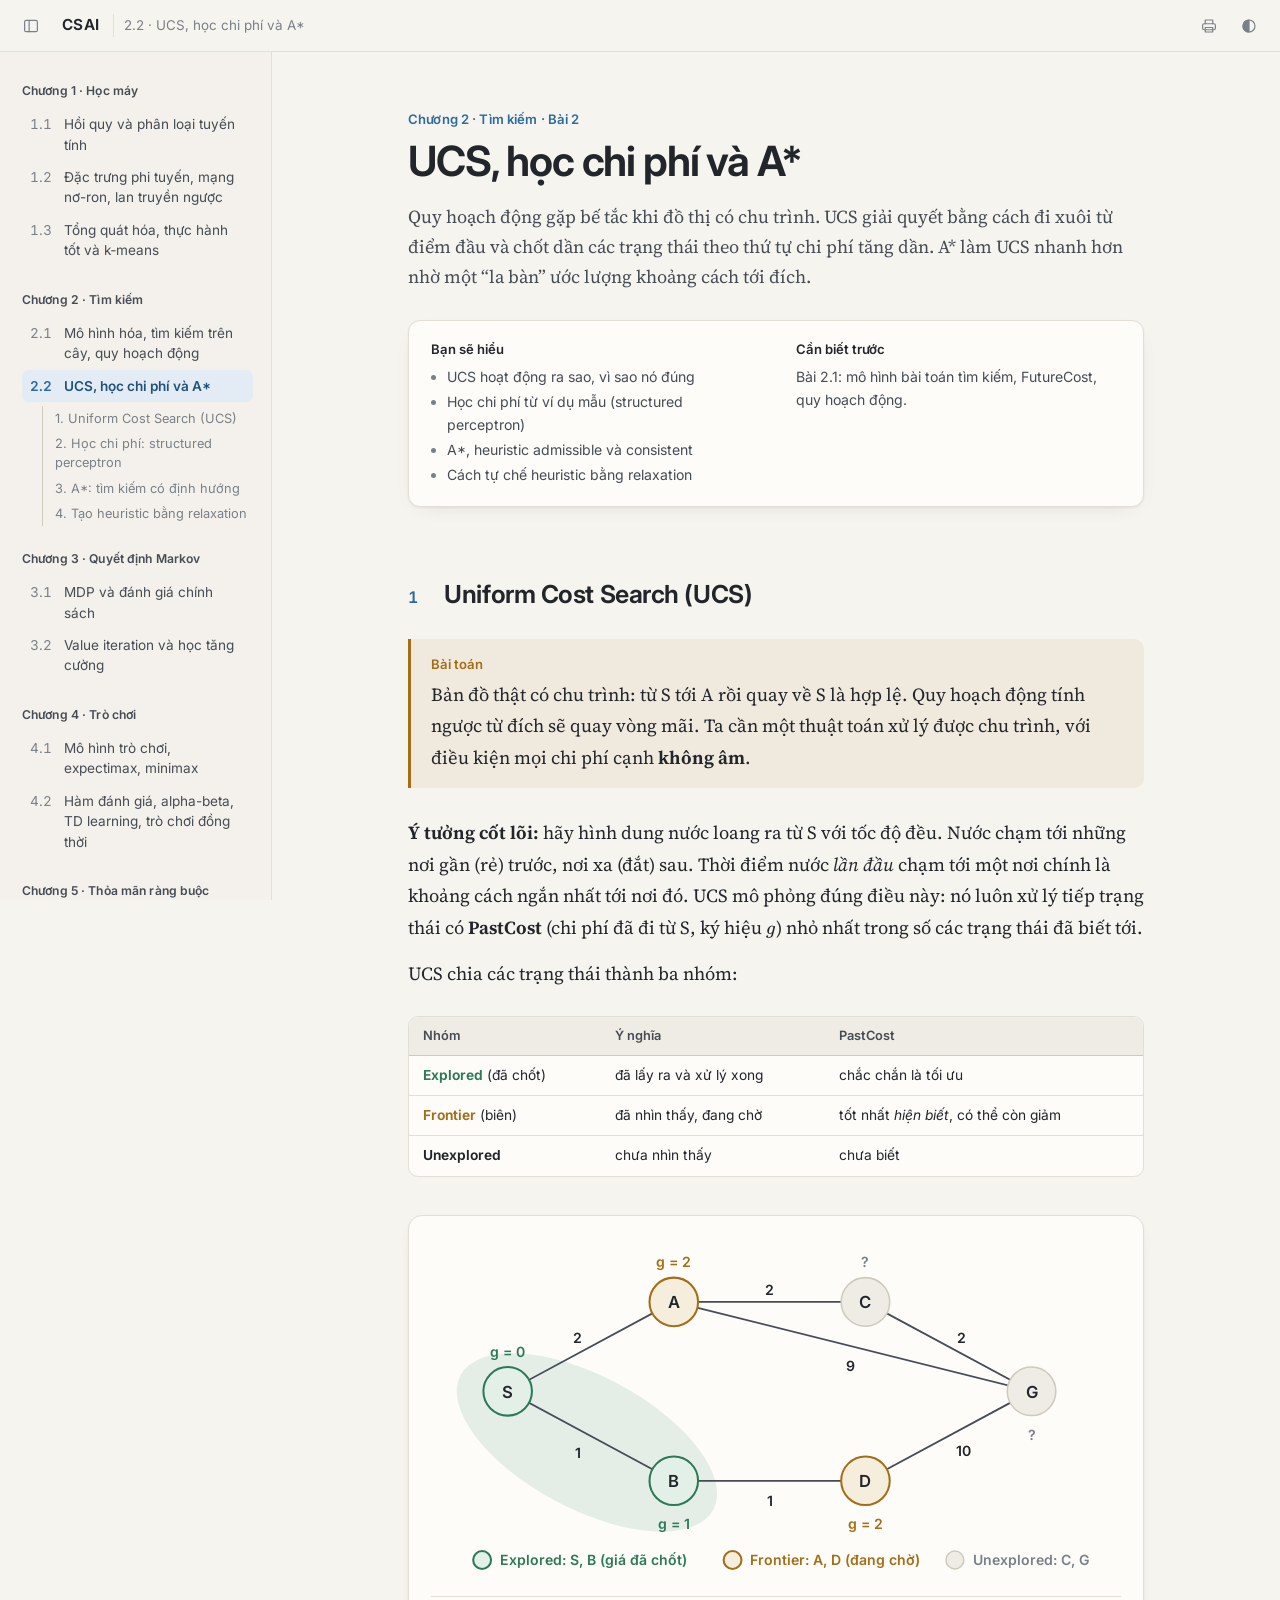
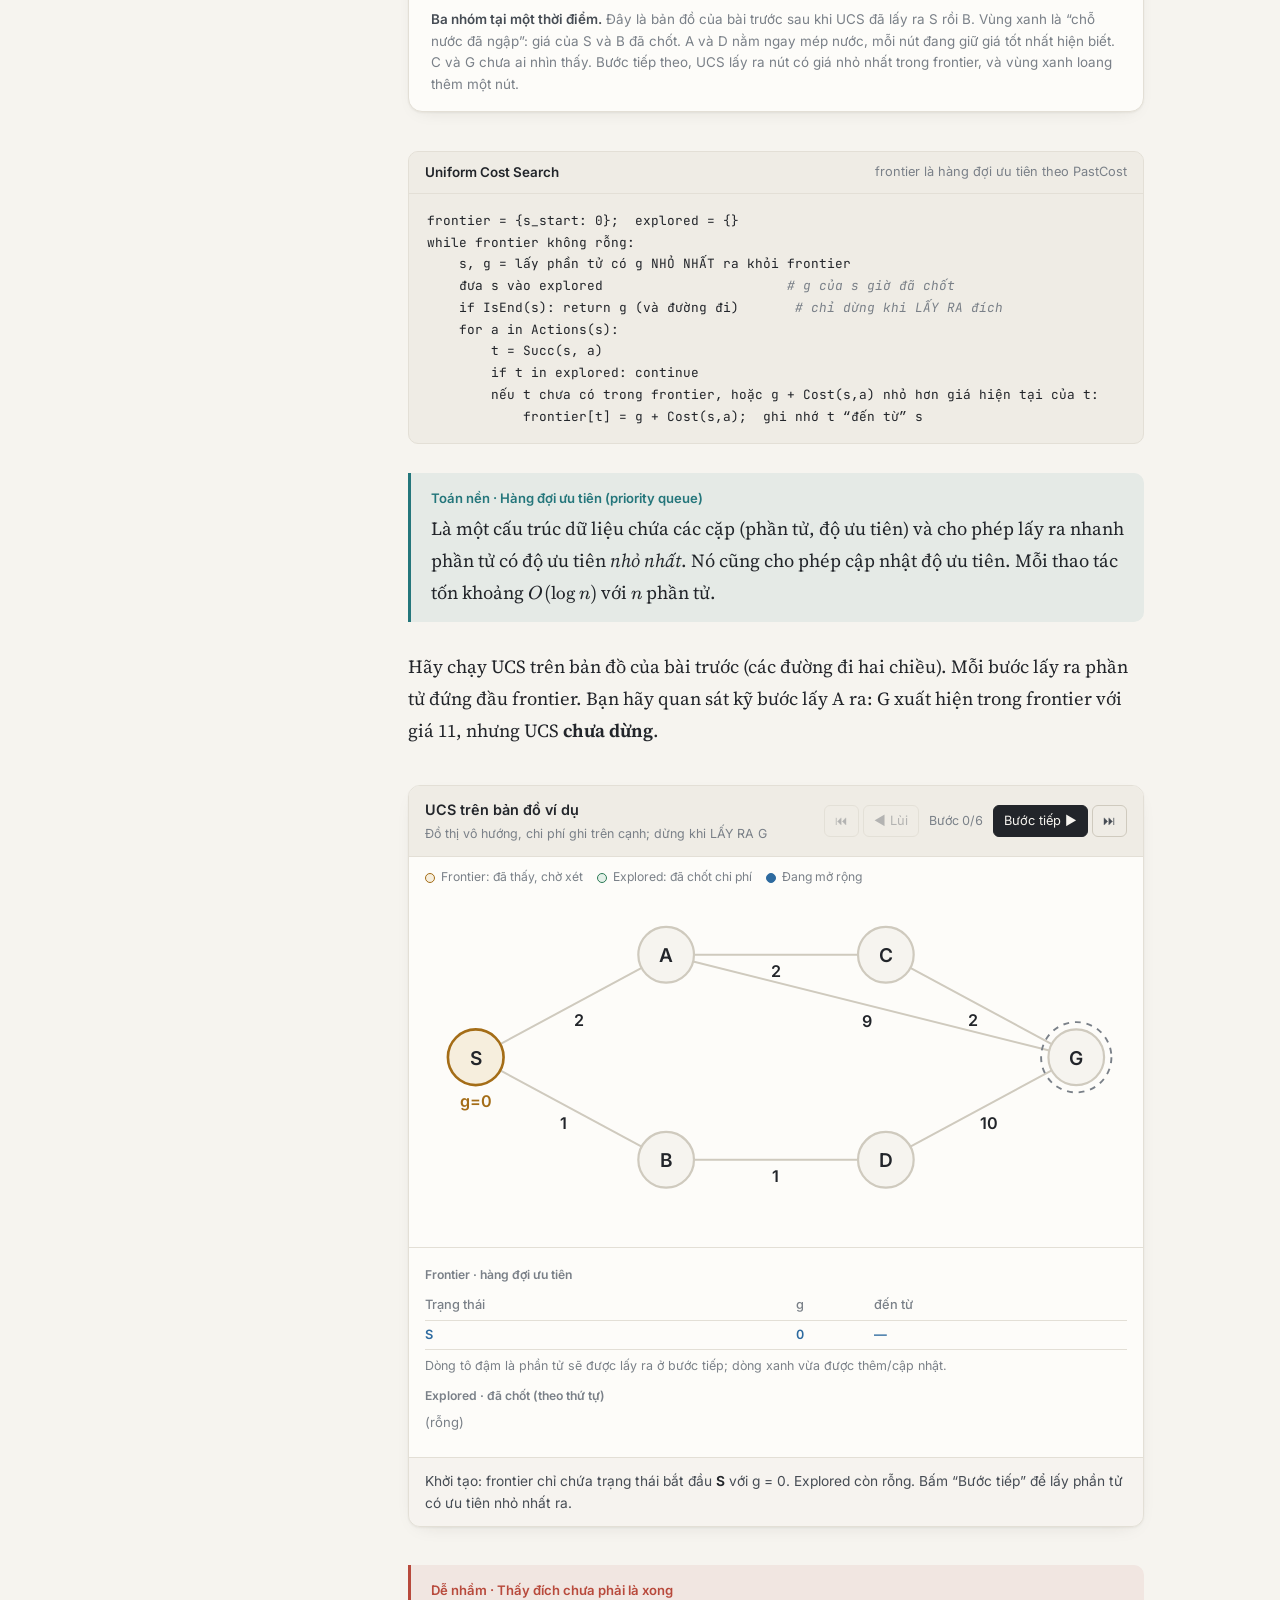
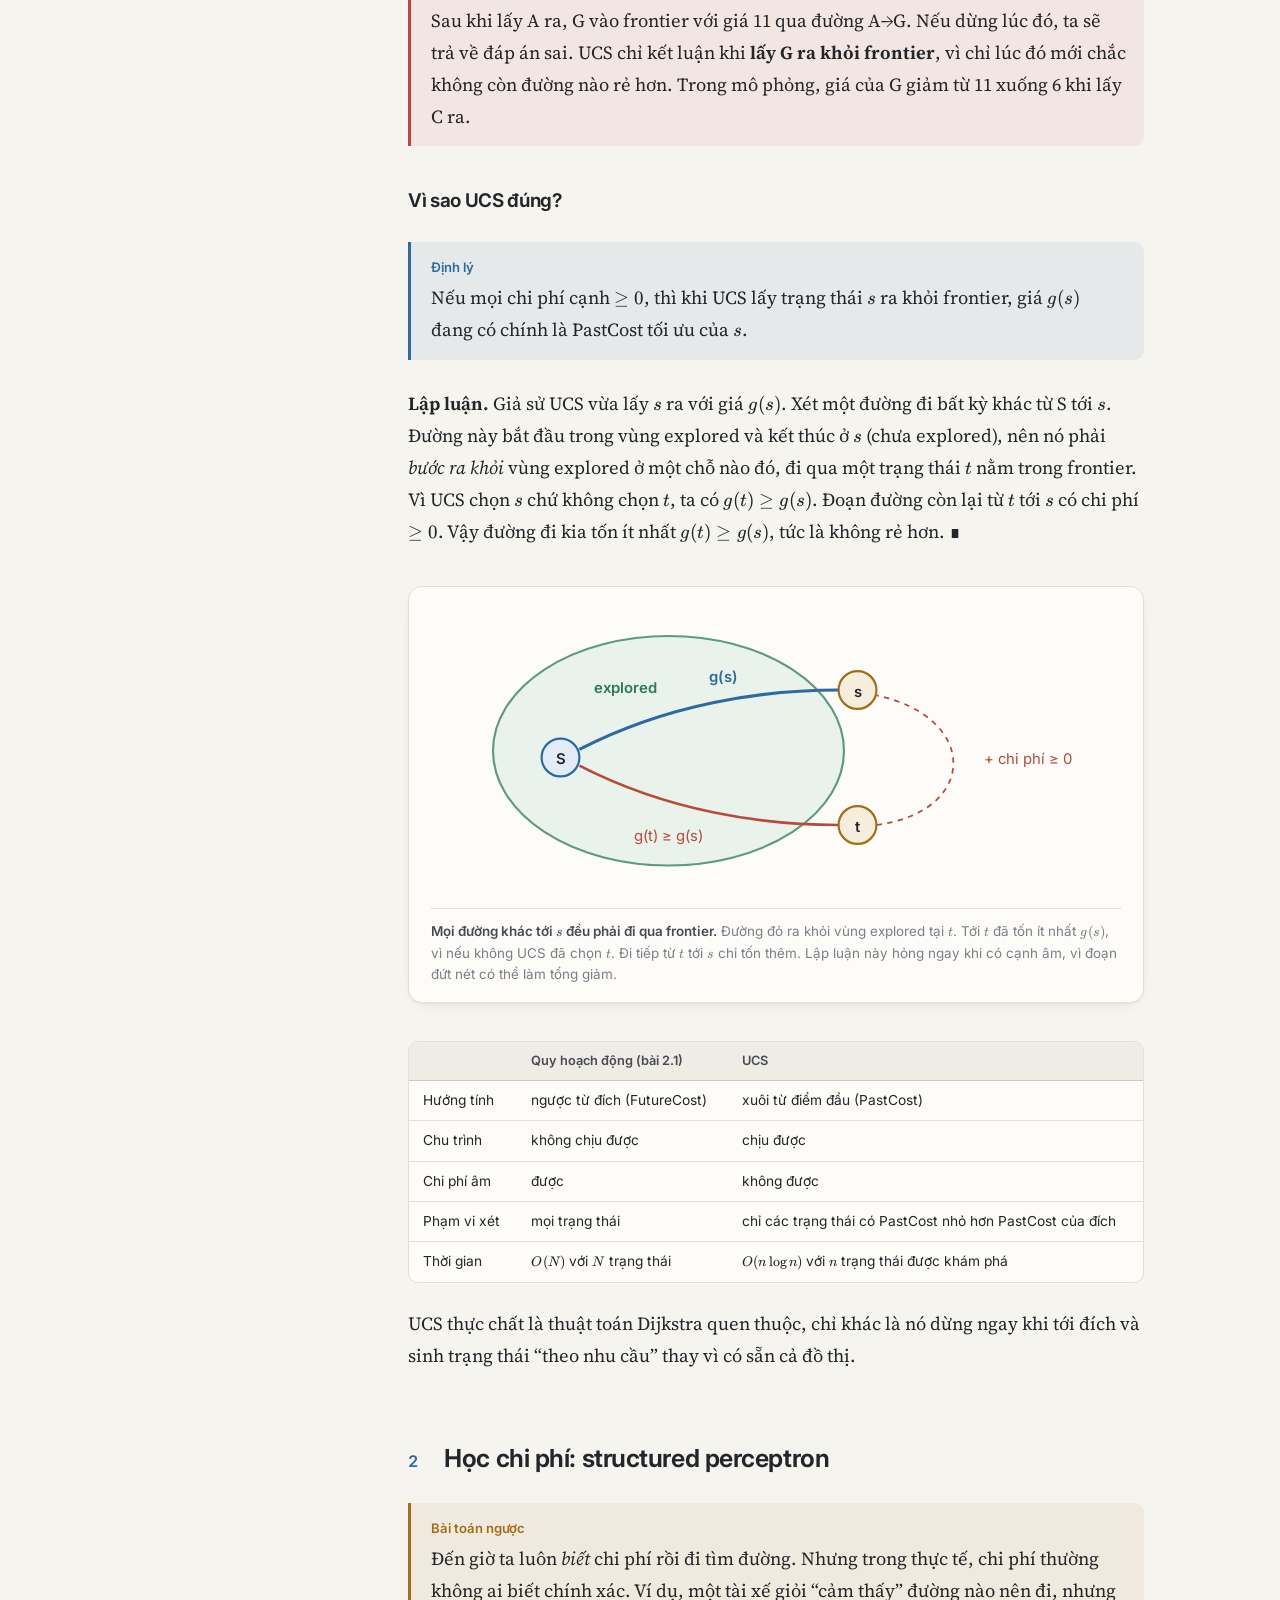
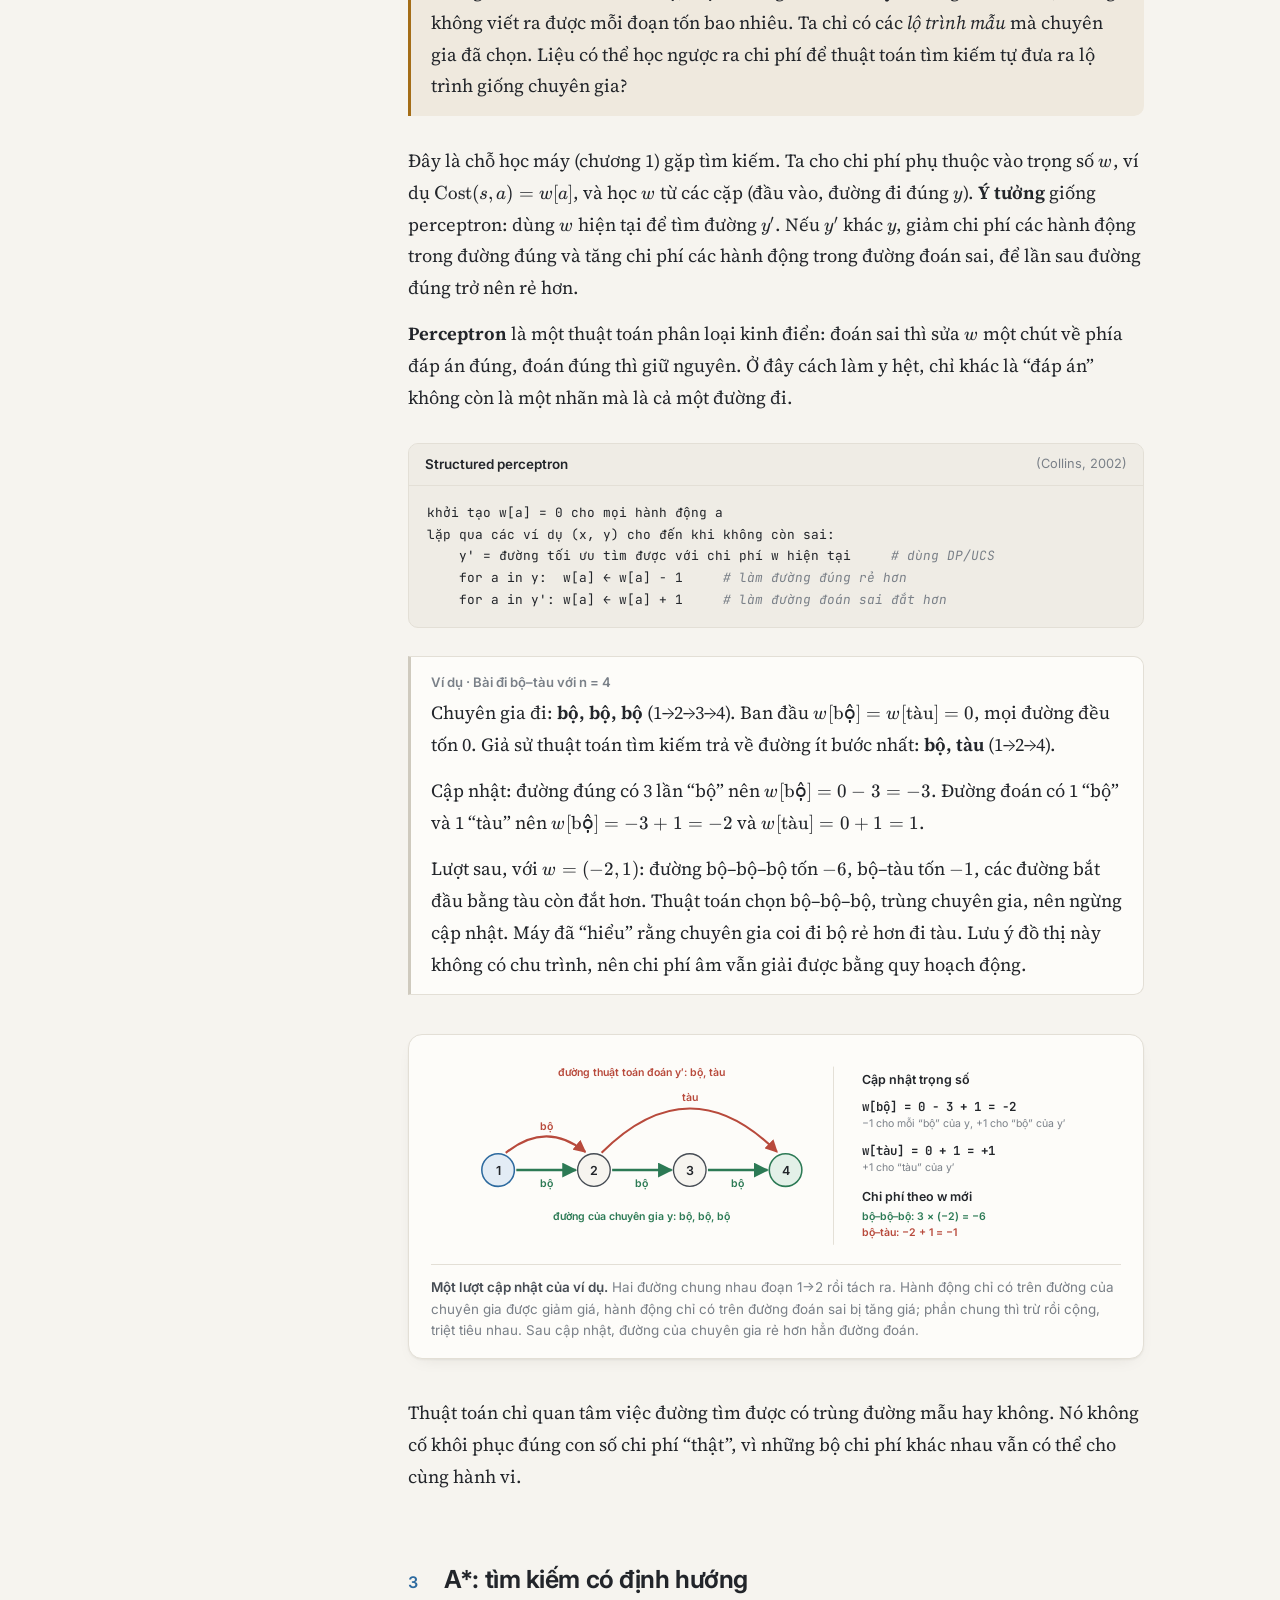
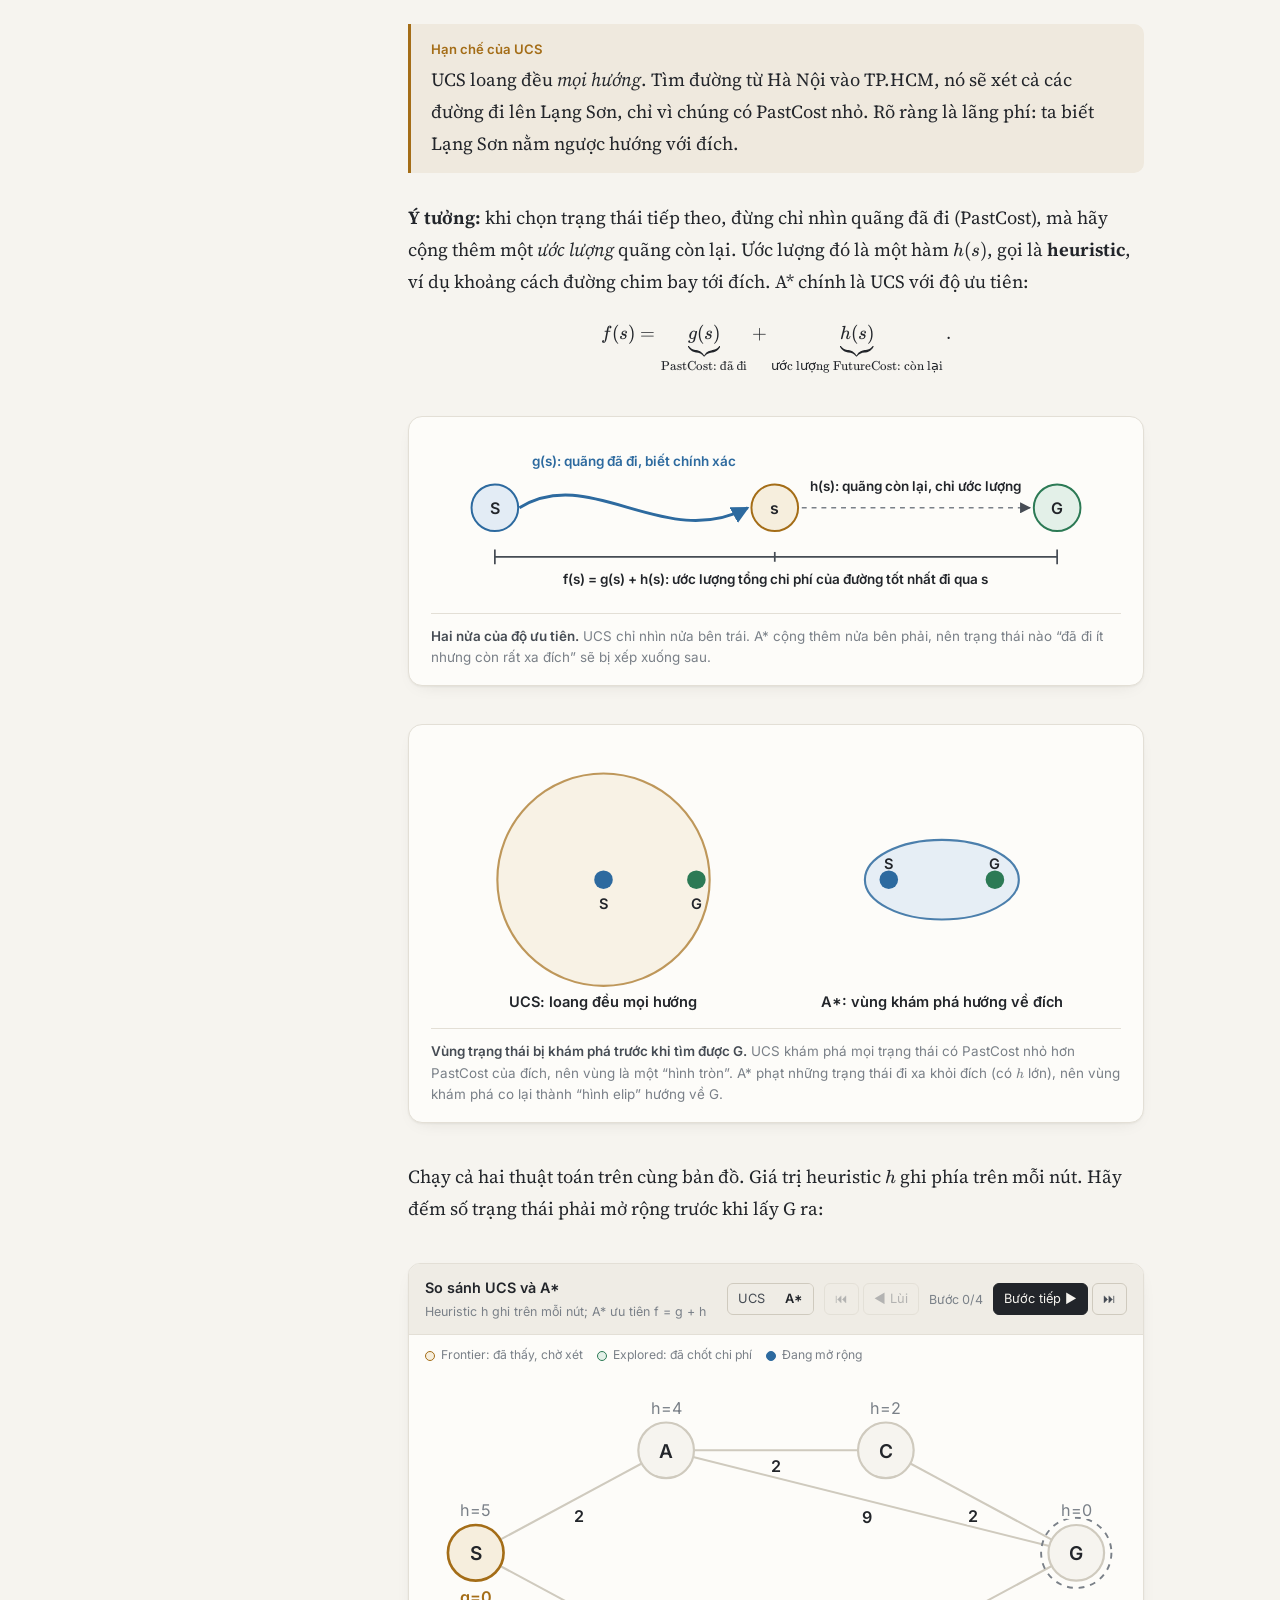
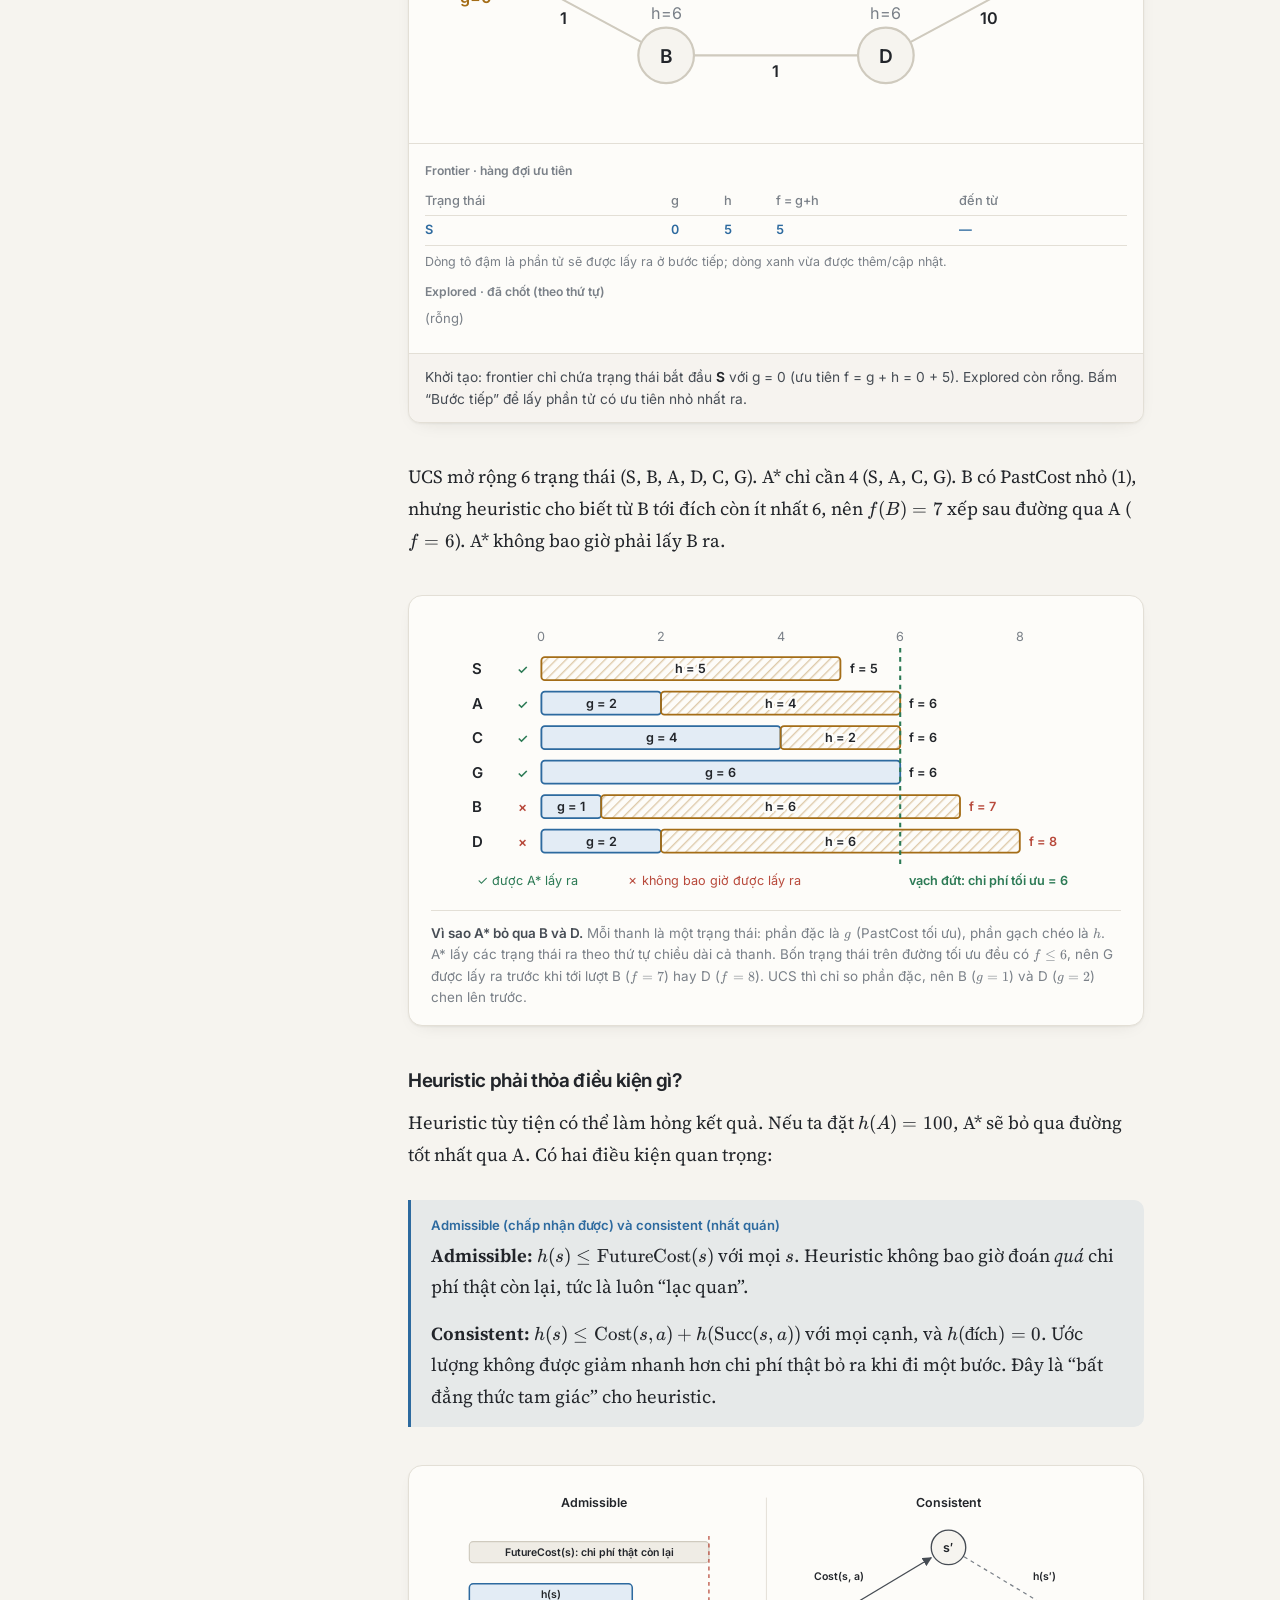
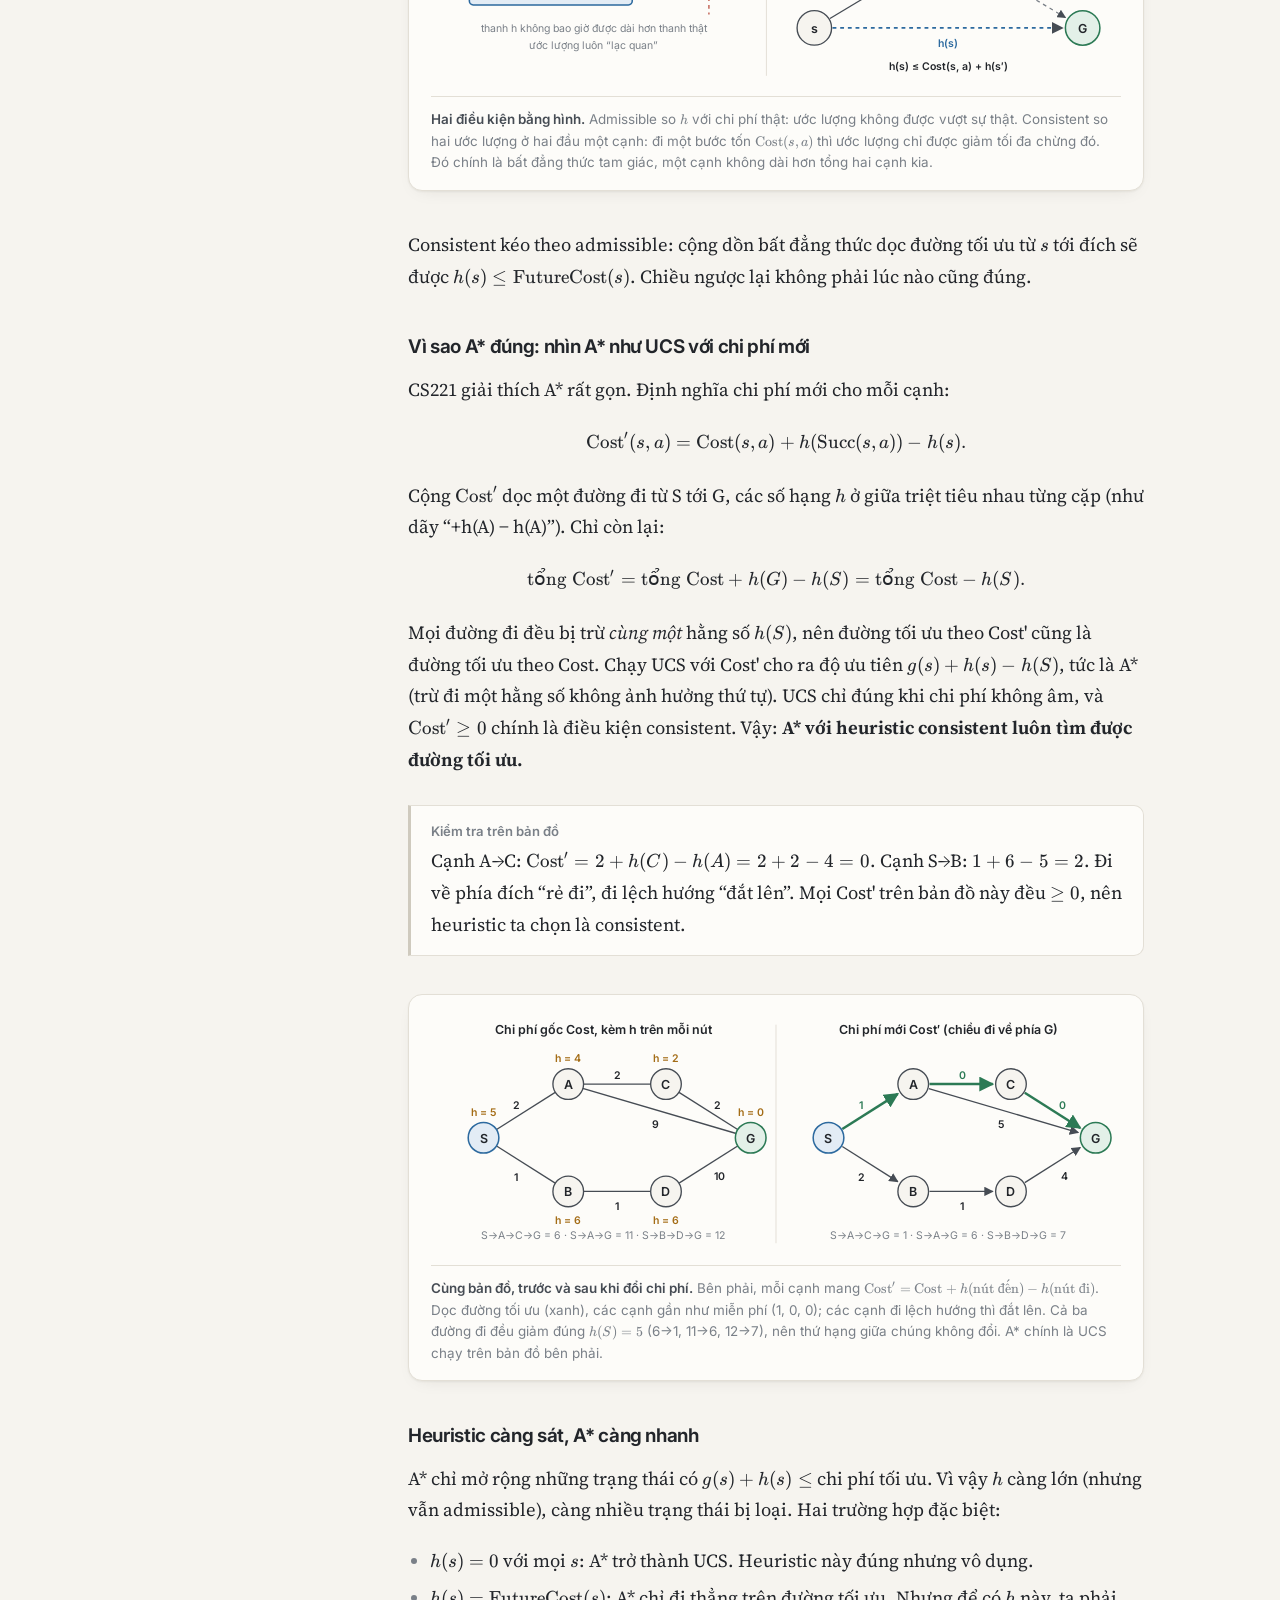
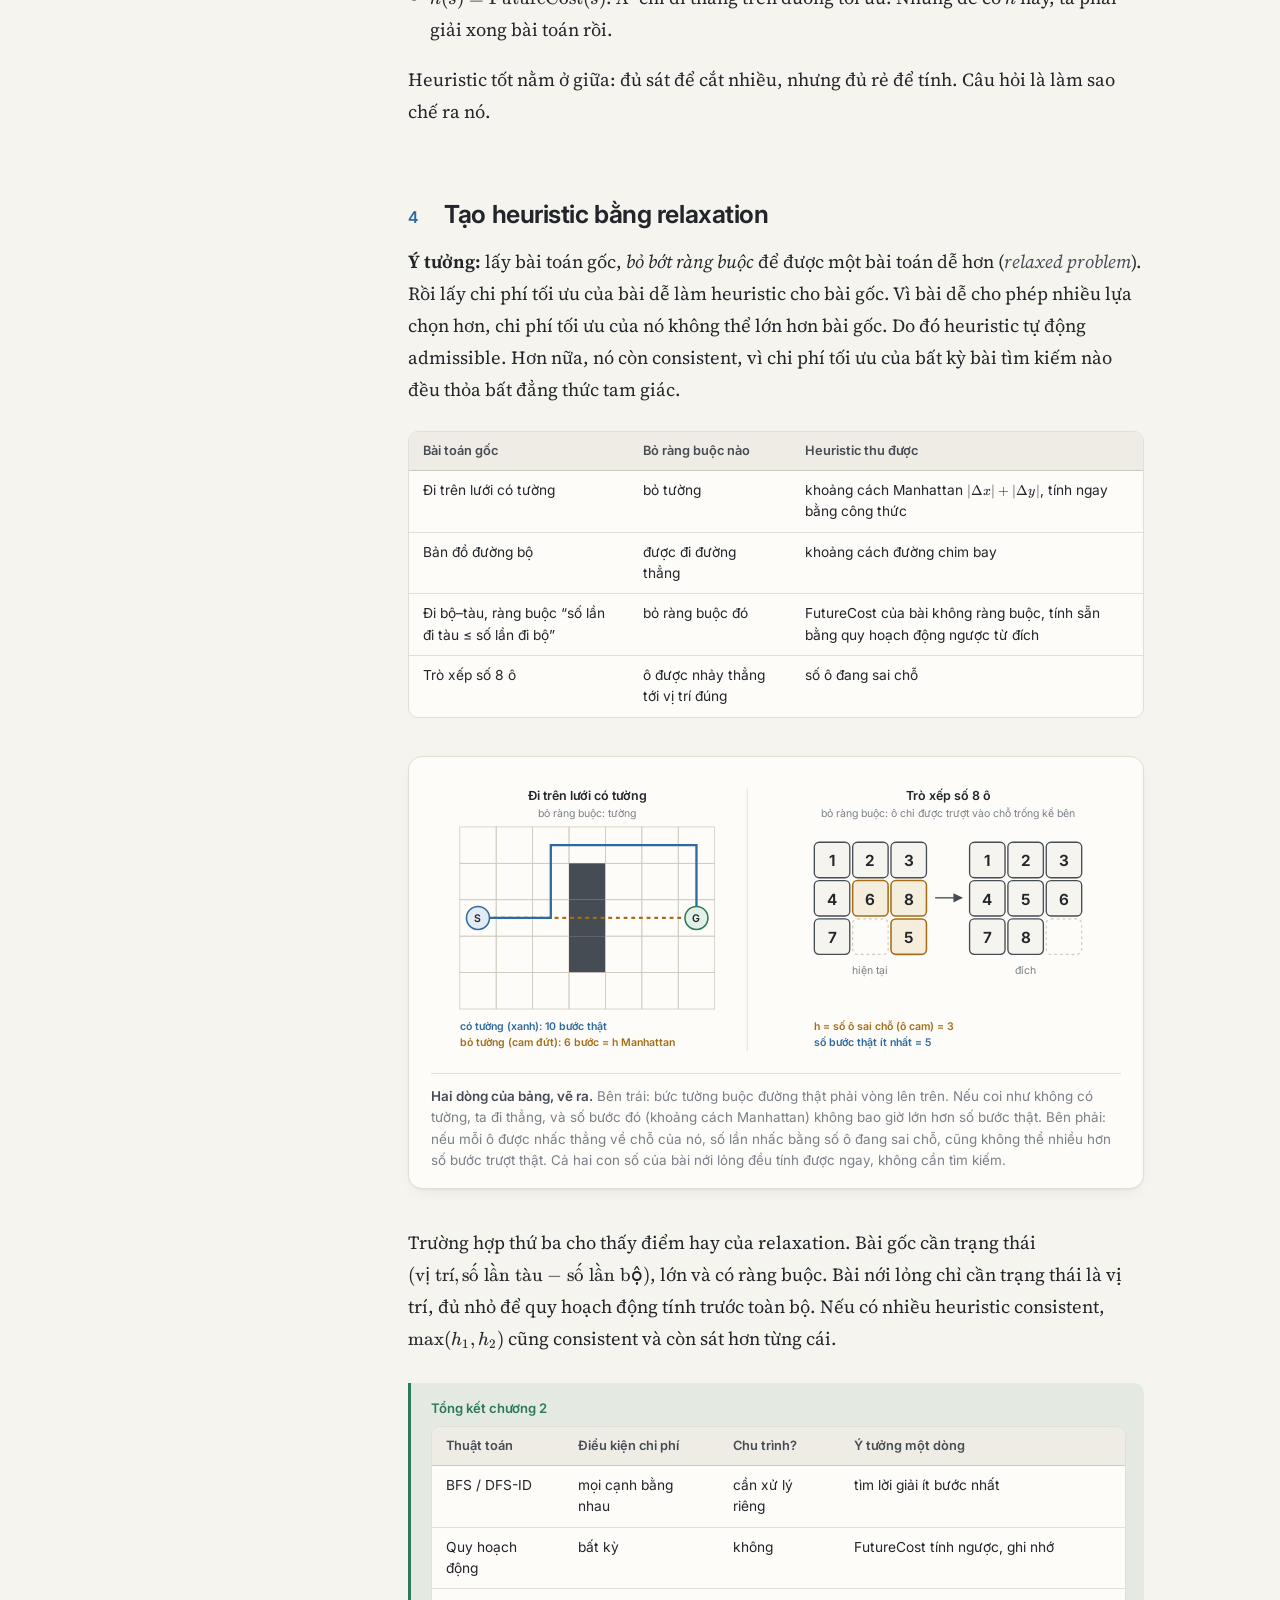
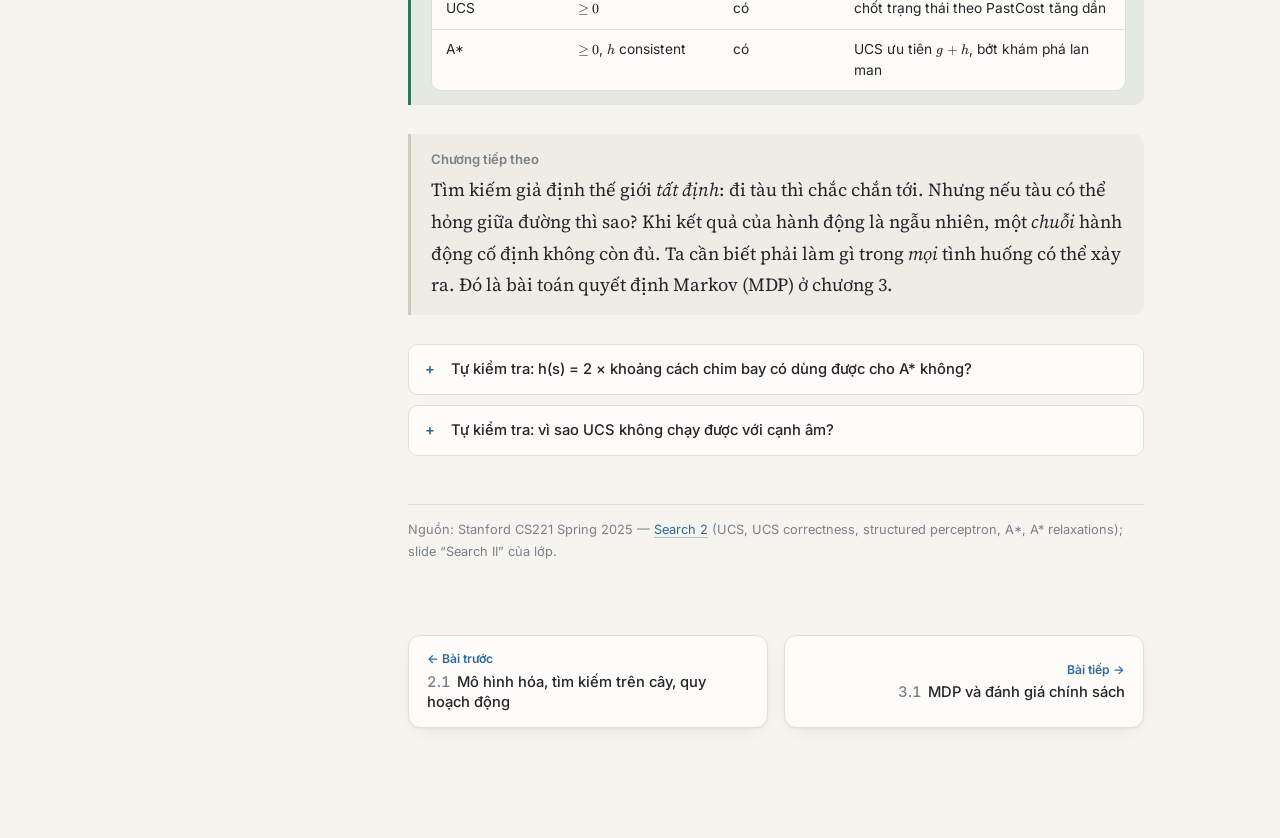
<file: search-2-ucs-astar.html>
<!doctype html>
<html lang="vi"><head>
<meta charset="utf-8"><meta name="viewport" content="width=device-width,initial-scale=1">
<title>2.2 UCS, học chi phí và A* · CSAI</title>
<meta name="description" content="Bài 2.2: Uniform Cost Search và chứng minh tính đúng, structured perceptron, A* với heuristic admissible/consistent, tạo heuristic bằng relaxation.">
<link rel="preconnect" href="https://fonts.googleapis.com"><link rel="preconnect" href="https://fonts.gstatic.com" crossorigin>
<link href="https://fonts.googleapis.com/css2?family=Inter:wght@400;500;600;700&family=Source+Serif+4:ital,opsz,wght@0,8..60,400;0,8..60,600;1,8..60,400&family=JetBrains+Mono:wght@400;600&display=swap" rel="stylesheet">
<link rel="stylesheet" href="assets/vendor/katex/katex.min.css"><link rel="stylesheet" href="assets/style.css">
<script defer src="assets/vendor/katex/katex.min.js"></script><script defer src="assets/vendor/katex/contrib/auto-render.min.js"></script>
<script defer src="assets/site.js"></script><script defer src="assets/sim.js"></script>
</head>
<body data-page="search-2">
<div class="layout"><aside class="sidebar" id="sidebar"></aside>
<main class="page" id="main"><article class="content">

<header class="hero">
  <div class="eyebrow">Chương 2 · Tìm kiếm · Bài 2</div>
  <h1>UCS, học chi phí và A*</h1>
  <p class="lead">Quy hoạch động gặp bế tắc khi đồ thị có chu trình. UCS giải quyết bằng cách đi xuôi từ điểm đầu và chốt dần các trạng thái theo thứ tự chi phí tăng dần. A* làm UCS nhanh hơn nhờ một “la bàn” ước lượng khoảng cách tới đích.</p>
  <div class="meta">
    <div><h4>Bạn sẽ hiểu</h4><ul><li>UCS hoạt động ra sao, vì sao nó đúng</li><li>Học chi phí từ ví dụ mẫu (structured perceptron)</li><li>A*, heuristic admissible và consistent</li><li>Cách tự chế heuristic bằng relaxation</li></ul></div>
    <div><h4>Cần biết trước</h4><p style="margin:0">Bài 2.1: mô hình bài toán tìm kiếm, FutureCost, quy hoạch động.</p></div>
  </div>
</header>

<h2 id="ucs"><span class="sec">1</span>Uniform Cost Search (UCS)</h2>

<div class="box problem"><div class="box-h">Bài toán</div>
<p>Bản đồ thật có chu trình: từ S tới A rồi quay về S là hợp lệ. Quy hoạch động tính ngược từ đích sẽ quay vòng mãi. Ta cần một thuật toán xử lý được chu trình, với điều kiện mọi chi phí cạnh <b>không âm</b>.</p>
</div>

<p><strong>Ý tưởng cốt lõi:</strong> hãy hình dung nước loang ra từ S với tốc độ đều. Nước chạm tới những nơi gần (rẻ) trước, nơi xa (đắt) sau. Thời điểm nước <em>lần đầu</em> chạm tới một nơi chính là khoảng cách ngắn nhất tới nơi đó. UCS mô phỏng đúng điều này: nó luôn xử lý tiếp trạng thái có <dfn>PastCost</dfn> (chi phí đã đi từ S, ký hiệu \(g\)) nhỏ nhất trong số các trạng thái đã biết tới.</p>

<p>UCS chia các trạng thái thành ba nhóm:</p>
<div class="tbl-wrap"><table class="tbl">
<tr><th>Nhóm</th><th>Ý nghĩa</th><th>PastCost</th></tr>
<tr><td><b style="color:var(--ok)">Explored</b> (đã chốt)</td><td>đã lấy ra và xử lý xong</td><td>chắc chắn là tối ưu</td></tr>
<tr><td><b style="color:var(--chance)">Frontier</b> (biên)</td><td>đã nhìn thấy, đang chờ</td><td>tốt nhất <em>hiện biết</em>, có thể còn giảm</td></tr>
<tr><td><b>Unexplored</b></td><td>chưa nhìn thấy</td><td>chưa biết</td></tr>
</table></div>

<figure class="fig" id="fig-s2-ucs-groups">
<svg viewBox="0 0 540 268" role="img" aria-label="Ba nhóm explored, frontier, unexplored trên bản đồ sau hai bước UCS">
<ellipse cx="122" cy="160" rx="112" ry="52" transform="rotate(28 122 160)" class="z-ok"/><line x1="60" y1="120" x2="190" y2="50" class="ln-ink"/><text x="115" y="82" text-anchor="middle" class="t-small t-b">2</text><line x1="60" y1="120" x2="190" y2="190" class="ln-ink"/><text x="115" y="172" text-anchor="middle" class="t-small t-b">1</text><line x1="190" y1="50" x2="340" y2="50" class="ln-ink"/><text x="265" y="45" text-anchor="middle" class="t-small t-b">2</text><line x1="190" y1="50" x2="470" y2="120" class="ln-ink"/><text x="328" y="104" text-anchor="middle" class="t-small t-b">9</text><line x1="340" y1="50" x2="470" y2="120" class="ln-ink"/><text x="415" y="82" text-anchor="middle" class="t-small t-b">2</text><line x1="190" y1="190" x2="340" y2="190" class="ln-ink"/><text x="265" y="210" text-anchor="middle" class="t-small t-b">1</text><line x1="340" y1="190" x2="470" y2="120" class="ln-ink"/><text x="417" y="171" text-anchor="middle" class="t-small t-b">10</text><circle cx="60" cy="120" r="19" class="nd-ok"/><text x="60" y="125" text-anchor="middle" class="t-b">S</text><text x="60" y="93" text-anchor="middle" class="t-small t-b t-ok">g = 0</text><circle cx="190" cy="50" r="19" class="nd-ch"/><text x="190" y="55" text-anchor="middle" class="t-b">A</text><text x="190" y="23" text-anchor="middle" class="t-small t-b t-ch">g = 2</text><circle cx="190" cy="190" r="19" class="nd-ok"/><text x="190" y="195" text-anchor="middle" class="t-b">B</text><text x="190" y="228" text-anchor="middle" class="t-small t-b t-ok">g = 1</text><circle cx="340" cy="50" r="19" class="nd-soft"/><text x="340" y="55" text-anchor="middle" class="t-b">C</text><text x="340" y="23" text-anchor="middle" class="t-small t-b t-muted">?</text><circle cx="340" cy="190" r="19" class="nd-ch"/><text x="340" y="195" text-anchor="middle" class="t-b">D</text><text x="340" y="228" text-anchor="middle" class="t-small t-b t-ch">g = 2</text><circle cx="470" cy="120" r="19" class="nd-soft"/><text x="470" y="125" text-anchor="middle" class="t-b">G</text><text x="470" y="158" text-anchor="middle" class="t-small t-b t-muted">?</text><circle cx="40" cy="252" r="7" class="nd-ok"/><text x="54" y="256" class="t-small t-ok t-b">Explored: S, B (giá đã chốt)</text><circle cx="236" cy="252" r="7" class="nd-ch"/><text x="250" y="256" class="t-small t-ch t-b">Frontier: A, D (đang chờ)</text><circle cx="410" cy="252" r="7" class="nd-soft"/><text x="424" y="256" class="t-small t-muted t-b">Unexplored: C, G</text>
</svg>
<figcaption><b>Ba nhóm tại một thời điểm.</b> Đây là bản đồ của bài trước sau khi UCS đã lấy ra S rồi B. Vùng xanh là “chỗ nước đã ngập”: giá của S và B đã chốt. A và D nằm ngay mép nước, mỗi nút đang giữ giá tốt nhất hiện biết. C và G chưa ai nhìn thấy. Bước tiếp theo, UCS lấy ra nút có giá nhỏ nhất trong frontier, và vùng xanh loang thêm một nút.</figcaption>
</figure>

<div class="algo"><div class="algo-h">Uniform Cost Search <small>frontier là hàng đợi ưu tiên theo PastCost</small></div>
<pre><code>frontier = {s_start: 0};  explored = {}
while frontier không rỗng:
    s, g = lấy phần tử có g NHỎ NHẤT ra khỏi frontier
    đưa s vào explored                       <span class="c"># g của s giờ đã chốt</span>
    if IsEnd(s): return g (và đường đi)       <span class="c"># chỉ dừng khi LẤY RA đích</span>
    for a in Actions(s):
        t = Succ(s, a)
        if t in explored: continue
        nếu t chưa có trong frontier, hoặc g + Cost(s,a) nhỏ hơn giá hiện tại của t:
            frontier[t] = g + Cost(s,a);  ghi nhớ t “đến từ” s</code></pre></div>

<div class="box math"><div class="box-h">Toán nền · Hàng đợi ưu tiên (priority queue)</div>
<p>Là một cấu trúc dữ liệu chứa các cặp (phần tử, độ ưu tiên) và cho phép lấy ra nhanh phần tử có độ ưu tiên <em>nhỏ nhất</em>. Nó cũng cho phép cập nhật độ ưu tiên. Mỗi thao tác tốn khoảng \(O(\log n)\) với \(n\) phần tử.</p>
</div>

<p>Hãy chạy UCS trên bản đồ của bài trước (các đường đi hai chiều). Mỗi bước lấy ra phần tử đứng đầu frontier. Bạn hãy quan sát kỹ bước lấy A ra: G xuất hiện trong frontier với giá 11, nhưng UCS <b>chưa dừng</b>.</p>

<div class="sim" data-sim="graph"><script type="application/json">{"title":"UCS trên bản đồ ví dụ","sub":"Đồ thị vô hướng, chi phí ghi trên cạnh; dừng khi LẤY RA G","nodes":{"S":[60,120],"A":[190,50],"B":[190,190],"C":[340,50],"D":[340,190],"G":[470,120]},"edges":[["S","A",2],["S","B",1],["A","C",2],["A","G",9],["C","G",2],["B","D",1],["D","G",10]],"start":"S","goal":"G","algos":["ucs"]}</script></div>

<div class="box pitfall"><div class="box-h">Dễ nhầm · Thấy đích chưa phải là xong</div>
<p>Sau khi lấy A ra, G vào frontier với giá 11 qua đường A→G. Nếu dừng lúc đó, ta sẽ trả về đáp án sai. UCS chỉ kết luận khi <b>lấy G ra khỏi frontier</b>, vì chỉ lúc đó mới chắc không còn đường nào rẻ hơn. Trong mô phỏng, giá của G giảm từ 11 xuống 6 khi lấy C ra.</p>
</div>

<h3>Vì sao UCS đúng?</h3>
<div class="box def"><div class="box-h">Định lý</div>
<p>Nếu mọi chi phí cạnh \(\ge 0\), thì khi UCS lấy trạng thái \(s\) ra khỏi frontier, giá \(g(s)\) đang có chính là PastCost tối ưu của \(s\).</p>
</div>
<p><b>Lập luận.</b> Giả sử UCS vừa lấy \(s\) ra với giá \(g(s)\). Xét một đường đi bất kỳ khác từ S tới \(s\). Đường này bắt đầu trong vùng explored và kết thúc ở \(s\) (chưa explored), nên nó phải <em>bước ra khỏi</em> vùng explored ở một chỗ nào đó, đi qua một trạng thái \(t\) nằm trong frontier. Vì UCS chọn \(s\) chứ không chọn \(t\), ta có \(g(t) \ge g(s)\). Đoạn đường còn lại từ \(t\) tới \(s\) có chi phí \(\ge 0\). Vậy đường đi kia tốn ít nhất \(g(t) \ge g(s)\), tức là không rẻ hơn. ∎</p>

<figure class="fig">
<svg viewBox="0 0 460 210" role="img" aria-label="Minh họa chứng minh UCS">
  <ellipse cx="150" cy="105" rx="130" ry="85" class="nd-ok" style="opacity:.75"/>
  <text x="95" y="62" class="t-small t-ok t-b">explored</text>
  <circle cx="70" cy="110" r="14" class="nd-acc"/><text x="70" y="115" text-anchor="middle" class="t-small t-b">S</text>
  <circle cx="290" cy="60" r="14" class="nd-ch"/><text x="290" y="65" text-anchor="middle" class="t-small t-b">s</text>
  <circle cx="290" cy="160" r="14" class="nd-ch"/><text x="290" y="165" text-anchor="middle" class="t-small t-b">t</text>
  <path d="M84,104 C150,70 220,60 276,60" class="ln-acc"/>
  <path d="M84,116 C150,150 220,160 276,160" class="ln" style="stroke:var(--min);stroke-width:2"/>
  <path d="M304,160 C380,150 380,80 304,64" class="ln-dash" style="stroke:var(--min)"/>
  <text x="180" y="54" class="t-small t-acc t-b">g(s)</text><text x="150" y="172" text-anchor="middle" class="t-small t-min">g(t) ≥ g(s)</text><text x="384" y="115" class="t-small t-min">+ chi phí ≥ 0</text>
</svg>
<figcaption><b>Mọi đường khác tới \(s\) đều phải đi qua frontier.</b> Đường đỏ ra khỏi vùng explored tại \(t\). Tới \(t\) đã tốn ít nhất \(g(s)\), vì nếu không UCS đã chọn \(t\). Đi tiếp từ \(t\) tới \(s\) chỉ tốn thêm. Lập luận này hỏng ngay khi có cạnh âm, vì đoạn đứt nét có thể làm tổng giảm.</figcaption>
</figure>

<div class="tbl-wrap"><table class="tbl">
<tr><th></th><th>Quy hoạch động (bài 2.1)</th><th>UCS</th></tr>
<tr><td>Hướng tính</td><td>ngược từ đích (FutureCost)</td><td>xuôi từ điểm đầu (PastCost)</td></tr>
<tr><td>Chu trình</td><td>không chịu được</td><td>chịu được</td></tr>
<tr><td>Chi phí âm</td><td>được</td><td>không được</td></tr>
<tr><td>Phạm vi xét</td><td>mọi trạng thái</td><td>chỉ các trạng thái có PastCost nhỏ hơn PastCost của đích</td></tr>
<tr><td>Thời gian</td><td>\(O(N)\) với \(N\) trạng thái</td><td>\(O(n\log n)\) với \(n\) trạng thái được khám phá</td></tr>
</table></div>
<p>UCS thực chất là thuật toán Dijkstra quen thuộc, chỉ khác là nó dừng ngay khi tới đích và sinh trạng thái “theo nhu cầu” thay vì có sẵn cả đồ thị.</p>

<h2 id="perceptron"><span class="sec">2</span>Học chi phí: structured perceptron</h2>

<div class="box problem"><div class="box-h">Bài toán ngược</div>
<p>Đến giờ ta luôn <em>biết</em> chi phí rồi đi tìm đường. Nhưng trong thực tế, chi phí thường không ai biết chính xác. Ví dụ, một tài xế giỏi “cảm thấy” đường nào nên đi, nhưng không viết ra được mỗi đoạn tốn bao nhiêu. Ta chỉ có các <em>lộ trình mẫu</em> mà chuyên gia đã chọn. Liệu có thể học ngược ra chi phí để thuật toán tìm kiếm tự đưa ra lộ trình giống chuyên gia?</p>
</div>

<p>Đây là chỗ học máy (chương 1) gặp tìm kiếm. Ta cho chi phí phụ thuộc vào trọng số \(w\), ví dụ \(\text{Cost}(s, a) = w[a]\), và học \(w\) từ các cặp (đầu vào, đường đi đúng \(y\)). <strong>Ý tưởng</strong> giống perceptron: dùng \(w\) hiện tại để tìm đường \(y'\). Nếu \(y'\) khác \(y\), giảm chi phí các hành động trong đường đúng và tăng chi phí các hành động trong đường đoán sai, để lần sau đường đúng trở nên rẻ hơn.</p>

<p id="add-perceptron"><b>Perceptron</b> là một thuật toán phân loại kinh điển: đoán sai thì sửa \(w\) một chút về phía đáp án đúng, đoán đúng thì giữ nguyên. Ở đây cách làm y hệt, chỉ khác là “đáp án” không còn là một nhãn mà là cả một đường đi.</p>

<div class="algo"><div class="algo-h">Structured perceptron <small>(Collins, 2002)</small></div>
<pre><code>khởi tạo w[a] = 0 cho mọi hành động a
lặp qua các ví dụ (x, y) cho đến khi không còn sai:
    y' = đường tối ưu tìm được với chi phí w hiện tại     <span class="c"># dùng DP/UCS</span>
    for a in y:  w[a] ← w[a] − 1     <span class="c"># làm đường đúng rẻ hơn</span>
    for a in y': w[a] ← w[a] + 1     <span class="c"># làm đường đoán sai đắt hơn</span></code></pre></div>

<div class="box example"><div class="box-h">Ví dụ · Bài đi bộ–tàu với n = 4</div>
<p>Chuyên gia đi: <b>bộ, bộ, bộ</b> (1→2→3→4). Ban đầu \(w[\text{bộ}] = w[\text{tàu}] = 0\), mọi đường đều tốn 0. Giả sử thuật toán tìm kiếm trả về đường ít bước nhất: <b>bộ, tàu</b> (1→2→4).</p>
<p>Cập nhật: đường đúng có 3 lần “bộ” nên \(w[\text{bộ}] = 0 - 3 = -3\). Đường đoán có 1 “bộ” và 1 “tàu” nên \(w[\text{bộ}] = -3 + 1 = -2\) và \(w[\text{tàu}] = 0 + 1 = 1\).</p>
<p>Lượt sau, với \(w = (-2, 1)\): đường bộ–bộ–bộ tốn \(-6\), bộ–tàu tốn \(-1\), các đường bắt đầu bằng tàu còn đắt hơn. Thuật toán chọn bộ–bộ–bộ, trùng chuyên gia, nên ngừng cập nhật. Máy đã “hiểu” rằng chuyên gia coi đi bộ rẻ hơn đi tàu. Lưu ý đồ thị này không có chu trình, nên chi phí âm vẫn giải được bằng quy hoạch động.</p>
</div>
<figure class="fig" id="fig-s2-perceptron">
<svg viewBox="0 0 720 200" role="img" aria-label="Đường của chuyên gia, đường đoán và cách cập nhật trọng số">
<defs><marker id="mE2o" viewBox="0 0 10 10" refX="9" refY="5" markerWidth="6" markerHeight="6" orient="auto"><path d="M0,0L10,5L0,10z" class="f-ok"/></marker><marker id="mE2m" viewBox="0 0 10 10" refX="9" refY="5" markerWidth="6" markerHeight="6" orient="auto"><path d="M0,0L10,5L0,10z" class="f-min"/></marker></defs><line x1="89" y1="118" x2="151" y2="118" class="ln-ok" marker-end="url(#mE2o)"/><line x1="189" y1="118" x2="251" y2="118" class="ln-ok" marker-end="url(#mE2o)"/><line x1="289" y1="118" x2="351" y2="118" class="ln-ok" marker-end="url(#mE2o)"/><path d="M78,100 Q120.0,66 161,99" class="ln-min" marker-end="url(#mE2m)"/><path d="M178,100 Q270,8 361,99" class="ln-min" marker-end="url(#mE2m)"/><circle cx="70" cy="118" r="17" class="nd-acc"/><text x="70" y="123" text-anchor="middle" class="t-b">1</text><circle cx="170" cy="118" r="17" class="nd"/><text x="170" y="123" text-anchor="middle" class="t-b">2</text><circle cx="270" cy="118" r="17" class="nd"/><text x="270" y="123" text-anchor="middle" class="t-b">3</text><circle cx="370" cy="118" r="17" class="nd-ok"/><text x="370" y="123" text-anchor="middle" class="t-b">4</text><text x="120" y="76" text-anchor="middle" class="t-small t-min t-b halo">bộ</text><text x="270" y="46" text-anchor="middle" class="t-small t-min t-b halo">tàu</text><text x="120" y="136" text-anchor="middle" class="t-small t-ok t-b">bộ</text><text x="220" y="136" text-anchor="middle" class="t-small t-ok t-b">bộ</text><text x="320" y="136" text-anchor="middle" class="t-small t-ok t-b">bộ</text><text x="220" y="170" text-anchor="middle" class="t-small t-ok t-b">đường của chuyên gia y: bộ, bộ, bộ</text><text x="220" y="20" text-anchor="middle" class="t-small t-min t-b">đường thuật toán đoán y′: bộ, tàu</text><line x1="420" y1="10" x2="420" y2="196" class="grid"/><text x="450" y="28" class="t-b">Cập nhật trọng số</text><text x="450" y="56" class="t-b t-mono">w[bộ] = 0 − 3 + 1 = −2</text><text x="450" y="73" class="t-small t-muted">−1 cho mỗi “bộ” của y, +1 cho “bộ” của y′</text><text x="450" y="102" class="t-b t-mono">w[tàu] = 0 + 1 = +1</text><text x="450" y="119" class="t-small t-muted">+1 cho “tàu” của y′</text><text x="450" y="150" class="t-b">Chi phí theo w mới</text><text x="450" y="170" class="t-small t-ok t-b">bộ–bộ–bộ: 3 × (−2) = −6</text><text x="450" y="187" class="t-small t-min t-b">bộ–tàu: −2 + 1 = −1</text>
</svg>
<figcaption><b>Một lượt cập nhật của ví dụ.</b> Hai đường chung nhau đoạn 1→2 rồi tách ra. Hành động chỉ có trên đường của chuyên gia được giảm giá, hành động chỉ có trên đường đoán sai bị tăng giá; phần chung thì trừ rồi cộng, triệt tiêu nhau. Sau cập nhật, đường của chuyên gia rẻ hơn hẳn đường đoán.</figcaption>
</figure>

<p>Thuật toán chỉ quan tâm việc đường tìm được có trùng đường mẫu hay không. Nó không cố khôi phục đúng con số chi phí “thật”, vì những bộ chi phí khác nhau vẫn có thể cho cùng hành vi.</p>

<h2 id="astar"><span class="sec">3</span>A*: tìm kiếm có định hướng</h2>

<div class="box problem"><div class="box-h">Hạn chế của UCS</div>
<p>UCS loang đều <em>mọi hướng</em>. Tìm đường từ Hà Nội vào TP.HCM, nó sẽ xét cả các đường đi lên Lạng Sơn, chỉ vì chúng có PastCost nhỏ. Rõ ràng là lãng phí: ta biết Lạng Sơn nằm ngược hướng với đích.</p>
</div>

<p><strong>Ý tưởng:</strong> khi chọn trạng thái tiếp theo, đừng chỉ nhìn quãng đã đi (PastCost), mà hãy cộng thêm một <em>ước lượng</em> quãng còn lại. Ước lượng đó là một hàm \(h(s)\), gọi là <dfn>heuristic</dfn>, ví dụ khoảng cách đường chim bay tới đích. A* chính là UCS với độ ưu tiên:</p>
\[f(s) = \underbrace{g(s)}_{\text{PastCost: đã đi}} + \underbrace{h(s)}_{\text{ước lượng FutureCost: còn lại}}.\]

<figure class="fig" id="fig-s2-fgh">
<svg viewBox="0 0 562 128" role="img" aria-label="Độ ưu tiên f của A* gồm quãng đã đi g và ước lượng quãng còn lại h">
<defs><marker id="mE3a" viewBox="0 0 10 10" refX="9" refY="5" markerWidth="6" markerHeight="6" orient="auto"><path d="M0,0L10,5L0,10z" class="f-acc"/></marker><marker id="mE3" viewBox="0 0 10 10" refX="9" refY="5" markerWidth="7" markerHeight="7" orient="auto"><path d="M0,0L10,5L0,10z" class="arrow-head"/></marker></defs><path d="M72,56 C130,20 190,92 258,56" class="ln-acc" marker-end="url(#mE3a)"/><line x1="302" y1="56" x2="488" y2="56" class="ln-dash" marker-end="url(#mE3)"/><circle cx="52" cy="56" r="19" class="nd-acc"/><text x="52" y="61" text-anchor="middle" class="t-b">S</text><circle cx="280" cy="56" r="19" class="nd-ch"/><text x="280" y="61" text-anchor="middle" class="t-b">s</text><circle cx="510" cy="56" r="19" class="nd-ok"/><text x="510" y="61" text-anchor="middle" class="t-b">G</text><text x="165" y="22" text-anchor="middle" class="t-small t-acc t-b">g(s): quãng đã đi, biết chính xác</text><text x="395" y="42" text-anchor="middle" class="t-small t-b">h(s): quãng còn lại, chỉ ước lượng</text><line x1="52" y1="96" x2="510" y2="96" class="ln-ink"/><line x1="52" y1="90" x2="52" y2="102" class="ln-ink"/><line x1="510" y1="90" x2="510" y2="102" class="ln-ink"/><line x1="280" y1="92" x2="280" y2="100" class="ln-ink"/><text x="281" y="118" text-anchor="middle" class="t-small t-b">f(s) = g(s) + h(s): ước lượng tổng chi phí của đường tốt nhất đi qua s</text>
</svg>
<figcaption><b>Hai nửa của độ ưu tiên.</b> UCS chỉ nhìn nửa bên trái. A* cộng thêm nửa bên phải, nên trạng thái nào “đã đi ít nhưng còn rất xa đích” sẽ bị xếp xuống sau.</figcaption>
</figure>

<figure class="fig">
<svg viewBox="0 0 520 200" role="img" aria-label="Vùng khám phá của UCS và A*">
  <circle cx="130" cy="100" r="80" class="nd-ch" style="opacity:.7"/><circle cx="130" cy="100" r="7" class="f-acc"/><circle cx="200" cy="100" r="7" class="f-ok"/>
  <text x="130" y="122" text-anchor="middle" class="t-small t-b">S</text><text x="200" y="122" text-anchor="middle" class="t-small t-b">G</text>
  <text x="130" y="196" text-anchor="middle" class="t-small t-b">UCS: loang đều mọi hướng</text>
  <ellipse cx="385" cy="100" rx="58" ry="30" class="nd-acc" style="opacity:.85"/><circle cx="345" cy="100" r="7" class="f-acc"/><circle cx="425" cy="100" r="7" class="f-ok"/>
  <text x="345" y="92" text-anchor="middle" class="t-small t-b">S</text><text x="425" y="92" text-anchor="middle" class="t-small t-b">G</text>
  <text x="385" y="196" text-anchor="middle" class="t-small t-b">A*: vùng khám phá hướng về đích</text>
</svg>
<figcaption><b>Vùng trạng thái bị khám phá trước khi tìm được G.</b> UCS khám phá mọi trạng thái có PastCost nhỏ hơn PastCost của đích, nên vùng là một “hình tròn”. A* phạt những trạng thái đi xa khỏi đích (có \(h\) lớn), nên vùng khám phá co lại thành “hình elip” hướng về G.</figcaption>
</figure>

<p>Chạy cả hai thuật toán trên cùng bản đồ. Giá trị heuristic \(h\) ghi phía trên mỗi nút. Hãy đếm số trạng thái phải mở rộng trước khi lấy G ra:</p>

<div class="sim" data-sim="graph"><script type="application/json">{"title":"So sánh UCS và A*","sub":"Heuristic h ghi trên mỗi nút; A* ưu tiên f = g + h","nodes":{"S":[60,130],"A":[190,60],"B":[190,200],"C":[340,60],"D":[340,200],"G":[470,130]},"edges":[["S","A",2],["S","B",1],["A","C",2],["A","G",9],["C","G",2],["B","D",1],["D","G",10]],"start":"S","goal":"G","h":{"S":5,"A":4,"B":6,"C":2,"D":6,"G":0},"algos":["ucs","astar"],"algo":"astar"}</script></div>

<p>UCS mở rộng 6 trạng thái (S, B, A, D, C, G). A* chỉ cần 4 (S, A, C, G). B có PastCost nhỏ (1), nhưng heuristic cho biết từ B tới đích còn ít nhất 6, nên \(f(B) = 7\) xếp sau đường qua A (\(f = 6\)). A* không bao giờ phải lấy B ra.</p>

<figure class="fig" id="fig-s2-bars">
<svg viewBox="0 0 600 240" role="img" aria-label="Các trạng thái của bản đồ xếp theo f bằng g cộng h">
<pattern id="hatE4" width="6" height="6" patternUnits="userSpaceOnUse" patternTransform="rotate(45)"><line x1="0" y1="0" x2="0" y2="6" style="stroke:var(--chance);stroke-width:2.4"/></pattern><text x="96" y="20" text-anchor="middle" class="t-small t-muted">0</text><text x="200" y="20" text-anchor="middle" class="t-small t-muted">2</text><text x="304" y="20" text-anchor="middle" class="t-small t-muted">4</text><text x="408" y="20" text-anchor="middle" class="t-small t-muted">6</text><text x="512" y="20" text-anchor="middle" class="t-small t-muted">8</text><text x="40" y="49" text-anchor="middle" class="t-b">S</text><text x="84" y="49" text-anchor="end" class="t-small t-b t-ok">✓</text><rect x="96" y="34" width="260" height="20" rx="3" class="nd-ch" style="fill:url(#hatE4);fill-opacity:.35"/><text x="226" y="48" text-anchor="middle" class="t-small t-b halo">h = 5</text><text x="364" y="48" class="t-small t-b">f = 5</text><text x="40" y="79" text-anchor="middle" class="t-b">A</text><text x="84" y="79" text-anchor="end" class="t-small t-b t-ok">✓</text><rect x="96" y="64" width="104" height="20" rx="3" class="nd-acc"/><text x="148" y="78" text-anchor="middle" class="t-small t-b">g = 2</text><rect x="200" y="64" width="208" height="20" rx="3" class="nd-ch" style="fill:url(#hatE4);fill-opacity:.35"/><text x="304" y="78" text-anchor="middle" class="t-small t-b halo">h = 4</text><text x="416" y="78" class="t-small t-b">f = 6</text><text x="40" y="109" text-anchor="middle" class="t-b">C</text><text x="84" y="109" text-anchor="end" class="t-small t-b t-ok">✓</text><rect x="96" y="94" width="208" height="20" rx="3" class="nd-acc"/><text x="200" y="108" text-anchor="middle" class="t-small t-b">g = 4</text><rect x="304" y="94" width="104" height="20" rx="3" class="nd-ch" style="fill:url(#hatE4);fill-opacity:.35"/><text x="356" y="108" text-anchor="middle" class="t-small t-b halo">h = 2</text><text x="416" y="108" class="t-small t-b">f = 6</text><text x="40" y="139" text-anchor="middle" class="t-b">G</text><text x="84" y="139" text-anchor="end" class="t-small t-b t-ok">✓</text><rect x="96" y="124" width="312" height="20" rx="3" class="nd-acc"/><text x="252" y="138" text-anchor="middle" class="t-small t-b">g = 6</text><text x="416" y="138" class="t-small t-b">f = 6</text><text x="40" y="169" text-anchor="middle" class="t-b">B</text><text x="84" y="169" text-anchor="end" class="t-small t-b t-min">✗</text><rect x="96" y="154" width="52" height="20" rx="3" class="nd-acc"/><text x="122" y="168" text-anchor="middle" class="t-small t-b">g = 1</text><rect x="148" y="154" width="312" height="20" rx="3" class="nd-ch" style="fill:url(#hatE4);fill-opacity:.35"/><text x="304" y="168" text-anchor="middle" class="t-small t-b halo">h = 6</text><text x="468" y="168" class="t-small t-b t-min">f = 7</text><text x="40" y="199" text-anchor="middle" class="t-b">D</text><text x="84" y="199" text-anchor="end" class="t-small t-b t-min">✗</text><rect x="96" y="184" width="104" height="20" rx="3" class="nd-acc"/><text x="148" y="198" text-anchor="middle" class="t-small t-b">g = 2</text><rect x="200" y="184" width="312" height="20" rx="3" class="nd-ch" style="fill:url(#hatE4);fill-opacity:.35"/><text x="356" y="198" text-anchor="middle" class="t-small t-b halo">h = 6</text><text x="520" y="198" class="t-small t-b t-min">f = 8</text><line x1="408" y1="26" x2="408" y2="216" class="ln-dash" style="stroke:var(--ok);stroke-width:1.8"/><text x="416" y="232" class="t-small t-ok t-b">vạch đứt: chi phí tối ưu = 6</text><text x="40" y="232" class="t-small t-ok">✓ được A* lấy ra</text><text x="170" y="232" class="t-small t-min">✗ không bao giờ được lấy ra</text>
</svg>
<figcaption><b>Vì sao A* bỏ qua B và D.</b> Mỗi thanh là một trạng thái: phần đặc là \(g\) (PastCost tối ưu), phần gạch chéo là \(h\). A* lấy các trạng thái ra theo thứ tự chiều dài cả thanh. Bốn trạng thái trên đường tối ưu đều có \(f \le 6\), nên G được lấy ra trước khi tới lượt B (\(f = 7\)) hay D (\(f = 8\)). UCS thì chỉ so phần đặc, nên B (\(g = 1\)) và D (\(g = 2\)) chen lên trước.</figcaption>
</figure>

<h3>Heuristic phải thỏa điều kiện gì?</h3>
<p>Heuristic tùy tiện có thể làm hỏng kết quả. Nếu ta đặt \(h(A) = 100\), A* sẽ bỏ qua đường tốt nhất qua A. Có hai điều kiện quan trọng:</p>
<div class="box def"><div class="box-h">Admissible (chấp nhận được) và consistent (nhất quán)</div>
<p><b>Admissible:</b> \(h(s) \le \text{FutureCost}(s)\) với mọi \(s\). Heuristic không bao giờ đoán <em>quá</em> chi phí thật còn lại, tức là luôn “lạc quan”.</p>
<p><b>Consistent:</b> \(h(s) \le \text{Cost}(s, a) + h(\text{Succ}(s, a))\) với mọi cạnh, và \(h(\text{đích}) = 0\). Ước lượng không được giảm nhanh hơn chi phí thật bỏ ra khi đi một bước. Đây là “bất đẳng thức tam giác” cho heuristic.</p>
</div>
<figure class="fig" id="fig-s2-consistent">
<svg viewBox="0 0 720 200" role="img" aria-label="Minh họa heuristic admissible và consistent">
<defs><marker id="mE5" viewBox="0 0 10 10" refX="9" refY="5" markerWidth="7" markerHeight="7" orient="auto"><path d="M0,0L10,5L0,10z" class="arrow-head"/></marker></defs><text x="170" y="20" text-anchor="middle" class="t-b">Admissible</text><text x="540" y="20" text-anchor="middle" class="t-b">Consistent</text><rect x="40" y="56" width="250" height="22" rx="4" class="nd-soft"/><text x="165" y="71" text-anchor="middle" class="t-small t-b">FutureCost(s): chi phí thật còn lại</text><rect x="40" y="100" width="170" height="22" rx="4" class="nd-acc"/><text x="125" y="115" text-anchor="middle" class="t-small t-b">h(s)</text><line x1="290" y1="50" x2="290" y2="132" class="ln-dash" style="stroke:var(--min)"/><text x="170" y="150" text-anchor="middle" class="t-small t-muted">thanh h không bao giờ được dài hơn thanh thật</text><text x="170" y="168" text-anchor="middle" class="t-small t-muted">ước lượng luôn “lạc quan”</text><line x1="416.3" y1="136.2" x2="522" y2="72.8" class="ln-ink" marker-end="url(#mE5)"/><line x1="556.3" y1="71.8" x2="662" y2="135.2" class="ln-dash" marker-end="url(#mE5)"/><line x1="419" y1="146" x2="659" y2="146" class="ln-dash" marker-end="url(#mE5)" style="stroke:var(--accent);stroke-width:1.8"/><circle cx="400" cy="146" r="18" class="nd"/><text x="400" y="151" text-anchor="middle" class="t-b">s</text><circle cx="540" cy="62" r="18" class="nd"/><text x="540" y="67" text-anchor="middle" class="t-b">s′</text><circle cx="680" cy="146" r="18" class="nd-ok"/><text x="680" y="151" text-anchor="middle" class="t-b">G</text><text x="452" y="96" text-anchor="end" class="t-small t-b">Cost(s, a)</text><text x="628" y="96" class="t-small t-b">h(s′)</text><text x="540" y="166" text-anchor="middle" class="t-small t-acc t-b">h(s)</text><text x="540" y="190" text-anchor="middle" class="t-small t-b">h(s) ≤ Cost(s, a) + h(s′)</text><line x1="350" y1="10" x2="350" y2="196" class="grid"/>
</svg>
<figcaption><b>Hai điều kiện bằng hình.</b> Admissible so \(h\) với chi phí thật: ước lượng không được vượt sự thật. Consistent so hai ước lượng ở hai đầu một cạnh: đi một bước tốn \(\text{Cost}(s,a)\) thì ước lượng chỉ được giảm tối đa chừng đó. Đó chính là bất đẳng thức tam giác, một cạnh không dài hơn tổng hai cạnh kia.</figcaption>
</figure>

<p>Consistent kéo theo admissible: cộng dồn bất đẳng thức dọc đường tối ưu từ \(s\) tới đích sẽ được \(h(s) \le \text{FutureCost}(s)\). Chiều ngược lại không phải lúc nào cũng đúng.</p>

<h3>Vì sao A* đúng: nhìn A* như UCS với chi phí mới</h3>
<p>CS221 giải thích A* rất gọn. Định nghĩa chi phí mới cho mỗi cạnh:</p>
\[\text{Cost}'(s, a) = \text{Cost}(s, a) + h(\text{Succ}(s,a)) - h(s).\]
<p>Cộng \(\text{Cost}'\) dọc một đường đi từ S tới G, các số hạng \(h\) ở giữa triệt tiêu nhau từng cặp (như dãy “+h(A) − h(A)”). Chỉ còn lại:</p>
\[\text{tổng Cost}' = \text{tổng Cost} + h(G) - h(S) = \text{tổng Cost} - h(S).\]
<p>Mọi đường đi đều bị trừ <em>cùng một</em> hằng số \(h(S)\), nên đường tối ưu theo Cost' cũng là đường tối ưu theo Cost. Chạy UCS với Cost' cho ra độ ưu tiên \(g(s) + h(s) - h(S)\), tức là A* (trừ đi một hằng số không ảnh hưởng thứ tự). UCS chỉ đúng khi chi phí không âm, và \(\text{Cost}' \ge 0\) chính là điều kiện consistent. Vậy: <b>A* với heuristic consistent luôn tìm được đường tối ưu.</b></p>

<div class="box example"><div class="box-h">Kiểm tra trên bản đồ</div>
<p>Cạnh A→C: \(\text{Cost}' = 2 + h(C) - h(A) = 2 + 2 - 4 = 0\). Cạnh S→B: \(1 + 6 - 5 = 2\). Đi về phía đích “rẻ đi”, đi lệch hướng “đắt lên”. Mọi Cost' trên bản đồ này đều \(\ge 0\), nên heuristic ta chọn là consistent.</p>
</div>

<figure class="fig" id="fig-s2-cost-prime">
<svg viewBox="0 0 720 242" role="img" aria-label="Bản đồ với chi phí gốc và với chi phí đã điều chỉnh theo heuristic">
<defs><marker id="mE6" viewBox="0 0 10 10" refX="9" refY="5" markerWidth="7" markerHeight="7" orient="auto"><path d="M0,0L10,5L0,10z" class="arrow-head"/></marker><marker id="mE6o" viewBox="0 0 10 10" refX="9" refY="5" markerWidth="6" markerHeight="6" orient="auto"><path d="M0,0L10,5L0,10z" class="f-ok"/></marker></defs><text x="180" y="18" text-anchor="middle" class="t-b">Chi phí gốc Cost, kèm h trên mỗi nút</text><text x="540" y="18" text-anchor="middle" class="t-b">Chi phí mới Cost′ (chiều đi về phía G)</text><line x1="54.8" y1="126" x2="143.2" y2="70" class="ln-ink"/><text x="89" y="96" text-anchor="middle" class="t-small t-b">2</text><line x1="54.8" y1="126" x2="143.2" y2="182" class="ln-ink"/><text x="89" y="171" text-anchor="middle" class="t-small t-b">1</text><line x1="143.2" y1="70" x2="245.2" y2="70" class="ln-ink"/><text x="194.2" y="65" text-anchor="middle" class="t-small t-b">2</text><line x1="143.2" y1="70" x2="333.6" y2="126" class="ln-ink"/><text x="234.4" y="116" text-anchor="middle" class="t-small t-b">9</text><line x1="245.2" y1="70" x2="333.6" y2="126" class="ln-ink"/><text x="299.4" y="96" text-anchor="middle" class="t-small t-b">2</text><line x1="143.2" y1="182" x2="245.2" y2="182" class="ln-ink"/><text x="194.2" y="201" text-anchor="middle" class="t-small t-b">1</text><line x1="245.2" y1="182" x2="333.6" y2="126" class="ln-ink"/><text x="301.4" y="170" text-anchor="middle" class="t-small t-b">10</text><circle cx="54.8" cy="126" r="16" class="nd-acc"/><text x="54.8" y="131" text-anchor="middle" class="t-b">S</text><text x="54.8" y="103" text-anchor="middle" class="t-small t-ch t-b">h = 5</text><circle cx="143.2" cy="70" r="16" class="nd"/><text x="143.2" y="75" text-anchor="middle" class="t-b">A</text><text x="143.2" y="47" text-anchor="middle" class="t-small t-ch t-b">h = 4</text><circle cx="143.2" cy="182" r="16" class="nd"/><text x="143.2" y="187" text-anchor="middle" class="t-b">B</text><text x="143.2" y="216" text-anchor="middle" class="t-small t-ch t-b">h = 6</text><circle cx="245.2" cy="70" r="16" class="nd"/><text x="245.2" y="75" text-anchor="middle" class="t-b">C</text><text x="245.2" y="47" text-anchor="middle" class="t-small t-ch t-b">h = 2</text><circle cx="245.2" cy="182" r="16" class="nd"/><text x="245.2" y="187" text-anchor="middle" class="t-b">D</text><text x="245.2" y="216" text-anchor="middle" class="t-small t-ch t-b">h = 6</text><circle cx="333.6" cy="126" r="16" class="nd-ok"/><text x="333.6" y="131" text-anchor="middle" class="t-b">G</text><text x="333.6" y="103" text-anchor="middle" class="t-small t-ch t-b">h = 0</text><line x1="429.2" y1="116.9" x2="487.1" y2="80.2" class="ln-ok" marker-end="url(#mE6o)"/><text x="449" y="96" text-anchor="middle" class="t-small t-b t-ok">1</text><line x1="429.2" y1="135.1" x2="487.1" y2="171.8" class="ln-ink" marker-end="url(#mE6)"/><text x="449" y="171" text-anchor="middle" class="t-small t-b">2</text><line x1="520.2" y1="70" x2="586.2" y2="70" class="ln-ok" marker-end="url(#mE6o)"/><text x="554.2" y="65" text-anchor="middle" class="t-small t-b t-ok">0</text><line x1="519.5" y1="74.8" x2="675.4" y2="120.6" class="ln-ink" marker-end="url(#mE6)"/><text x="594.4" y="116" text-anchor="middle" class="t-small t-b">5</text><line x1="619.6" y1="79.1" x2="677.5" y2="115.8" class="ln-ok" marker-end="url(#mE6o)"/><text x="659.4" y="96" text-anchor="middle" class="t-small t-b t-ok">0</text><line x1="520.2" y1="182" x2="586.2" y2="182" class="ln-ink" marker-end="url(#mE6)"/><text x="554.2" y="201" text-anchor="middle" class="t-small t-b">1</text><line x1="619.6" y1="172.9" x2="677.5" y2="136.2" class="ln-ink" marker-end="url(#mE6)"/><text x="661.4" y="170" text-anchor="middle" class="t-small t-b">4</text><circle cx="414.8" cy="126" r="16" class="nd-acc"/><text x="414.8" y="131" text-anchor="middle" class="t-b">S</text><circle cx="503.2" cy="70" r="16" class="nd"/><text x="503.2" y="75" text-anchor="middle" class="t-b">A</text><circle cx="503.2" cy="182" r="16" class="nd"/><text x="503.2" y="187" text-anchor="middle" class="t-b">B</text><circle cx="605.2" cy="70" r="16" class="nd"/><text x="605.2" y="75" text-anchor="middle" class="t-b">C</text><circle cx="605.2" cy="182" r="16" class="nd"/><text x="605.2" y="187" text-anchor="middle" class="t-b">D</text><circle cx="693.6" cy="126" r="16" class="nd-ok"/><text x="693.6" y="131" text-anchor="middle" class="t-b">G</text><text x="180" y="232" text-anchor="middle" class="t-small t-muted">S→A→C→G = 6 · S→A→G = 11 · S→B→D→G = 12</text><text x="540" y="232" text-anchor="middle" class="t-small t-muted">S→A→C→G = 1 · S→A→G = 6 · S→B→D→G = 7</text><line x1="360" y1="8" x2="360" y2="236" class="grid"/>
</svg>
<figcaption><b>Cùng bản đồ, trước và sau khi đổi chi phí.</b> Bên phải, mỗi cạnh mang \(\text{Cost}' = \text{Cost} + h(\text{nút đến}) - h(\text{nút đi})\). Dọc đường tối ưu (xanh), các cạnh gần như miễn phí (1, 0, 0); các cạnh đi lệch hướng thì đắt lên. Cả ba đường đi đều giảm đúng \(h(S) = 5\) (6→1, 11→6, 12→7), nên thứ hạng giữa chúng không đổi. A* chính là UCS chạy trên bản đồ bên phải.</figcaption>
</figure>

<h3>Heuristic càng sát, A* càng nhanh</h3>
<p>A* chỉ mở rộng những trạng thái có \(g(s) + h(s) \le\) chi phí tối ưu. Vì vậy \(h\) càng lớn (nhưng vẫn admissible), càng nhiều trạng thái bị loại. Hai trường hợp đặc biệt:</p>
<ul>
<li>\(h(s) = 0\) với mọi \(s\): A* trở thành UCS. Heuristic này đúng nhưng vô dụng.</li>
<li>\(h(s) = \text{FutureCost}(s)\): A* chỉ đi thẳng trên đường tối ưu. Nhưng để có \(h\) này, ta phải giải xong bài toán rồi.</li>
</ul>
<p>Heuristic tốt nằm ở giữa: đủ sát để cắt nhiều, nhưng đủ rẻ để tính. Câu hỏi là làm sao chế ra nó.</p>

<h2 id="relaxation"><span class="sec">4</span>Tạo heuristic bằng relaxation</h2>
<p><strong>Ý tưởng:</strong> lấy bài toán gốc, <em>bỏ bớt ràng buộc</em> để được một bài toán dễ hơn (<span class="en">relaxed problem</span>). Rồi lấy chi phí tối ưu của bài dễ làm heuristic cho bài gốc. Vì bài dễ cho phép nhiều lựa chọn hơn, chi phí tối ưu của nó không thể lớn hơn bài gốc. Do đó heuristic tự động admissible. Hơn nữa, nó còn consistent, vì chi phí tối ưu của bất kỳ bài tìm kiếm nào đều thỏa bất đẳng thức tam giác.</p>

<div class="tbl-wrap"><table class="tbl">
<tr><th>Bài toán gốc</th><th>Bỏ ràng buộc nào</th><th>Heuristic thu được</th></tr>
<tr><td>Đi trên lưới có tường</td><td>bỏ tường</td><td>khoảng cách Manhattan \(|\Delta x| + |\Delta y|\), tính ngay bằng công thức</td></tr>
<tr><td>Bản đồ đường bộ</td><td>được đi đường thẳng</td><td>khoảng cách đường chim bay</td></tr>
<tr><td>Đi bộ–tàu, ràng buộc “số lần đi tàu ≤ số lần đi bộ”</td><td>bỏ ràng buộc đó</td><td>FutureCost của bài không ràng buộc, tính sẵn bằng quy hoạch động ngược từ đích</td></tr>
<tr><td>Trò xếp số 8 ô</td><td>ô được nhảy thẳng tới vị trí đúng</td><td>số ô đang sai chỗ</td></tr>
</table></div>
<figure class="fig" id="fig-s2-relax">
<svg viewBox="0 0 720 290" role="img" aria-label="Heuristic từ bài toán nới lỏng: lưới bỏ tường và trò xếp số">
<text x="163" y="22" text-anchor="middle" class="t-b">Đi trên lưới có tường</text><text x="163" y="40" text-anchor="middle" class="t-small t-muted">bỏ ràng buộc: tường</text><rect x="30" y="50" width="38" height="38" class="nd-soft" style="fill:none;stroke-width:.8"/><rect x="68" y="50" width="38" height="38" class="nd-soft" style="fill:none;stroke-width:.8"/><rect x="106" y="50" width="38" height="38" class="nd-soft" style="fill:none;stroke-width:.8"/><rect x="144" y="50" width="38" height="38" class="nd-soft" style="fill:none;stroke-width:.8"/><rect x="182" y="50" width="38" height="38" class="nd-soft" style="fill:none;stroke-width:.8"/><rect x="220" y="50" width="38" height="38" class="nd-soft" style="fill:none;stroke-width:.8"/><rect x="258" y="50" width="38" height="38" class="nd-soft" style="fill:none;stroke-width:.8"/><rect x="30" y="88" width="38" height="38" class="nd-soft" style="fill:none;stroke-width:.8"/><rect x="68" y="88" width="38" height="38" class="nd-soft" style="fill:none;stroke-width:.8"/><rect x="106" y="88" width="38" height="38" class="nd-soft" style="fill:none;stroke-width:.8"/><rect x="144" y="88" width="38" height="38" class="f-ink"/><rect x="182" y="88" width="38" height="38" class="nd-soft" style="fill:none;stroke-width:.8"/><rect x="220" y="88" width="38" height="38" class="nd-soft" style="fill:none;stroke-width:.8"/><rect x="258" y="88" width="38" height="38" class="nd-soft" style="fill:none;stroke-width:.8"/><rect x="30" y="126" width="38" height="38" class="nd-soft" style="fill:none;stroke-width:.8"/><rect x="68" y="126" width="38" height="38" class="nd-soft" style="fill:none;stroke-width:.8"/><rect x="106" y="126" width="38" height="38" class="nd-soft" style="fill:none;stroke-width:.8"/><rect x="144" y="126" width="38" height="38" class="f-ink"/><rect x="182" y="126" width="38" height="38" class="nd-soft" style="fill:none;stroke-width:.8"/><rect x="220" y="126" width="38" height="38" class="nd-soft" style="fill:none;stroke-width:.8"/><rect x="258" y="126" width="38" height="38" class="nd-soft" style="fill:none;stroke-width:.8"/><rect x="30" y="164" width="38" height="38" class="nd-soft" style="fill:none;stroke-width:.8"/><rect x="68" y="164" width="38" height="38" class="nd-soft" style="fill:none;stroke-width:.8"/><rect x="106" y="164" width="38" height="38" class="nd-soft" style="fill:none;stroke-width:.8"/><rect x="144" y="164" width="38" height="38" class="f-ink"/><rect x="182" y="164" width="38" height="38" class="nd-soft" style="fill:none;stroke-width:.8"/><rect x="220" y="164" width="38" height="38" class="nd-soft" style="fill:none;stroke-width:.8"/><rect x="258" y="164" width="38" height="38" class="nd-soft" style="fill:none;stroke-width:.8"/><rect x="30" y="202" width="38" height="38" class="nd-soft" style="fill:none;stroke-width:.8"/><rect x="68" y="202" width="38" height="38" class="nd-soft" style="fill:none;stroke-width:.8"/><rect x="106" y="202" width="38" height="38" class="nd-soft" style="fill:none;stroke-width:.8"/><rect x="144" y="202" width="38" height="38" class="nd-soft" style="fill:none;stroke-width:.8"/><rect x="182" y="202" width="38" height="38" class="nd-soft" style="fill:none;stroke-width:.8"/><rect x="220" y="202" width="38" height="38" class="nd-soft" style="fill:none;stroke-width:.8"/><rect x="258" y="202" width="38" height="38" class="nd-soft" style="fill:none;stroke-width:.8"/><line x1="49" y1="145" x2="277" y2="145" class="ln-dash" style="stroke:var(--chance);stroke-width:2.4"/><path d="M49,145 L87,145 L125,145 L125,107 L125,69 L163,69 L201,69 L239,69 L277,69 L277,107 L277,145" class="ln-acc"/><circle cx="49" cy="145" r="12" class="nd-acc"/><text x="49" y="149" text-anchor="middle" class="t-small t-b">S</text><circle cx="277" cy="145" r="12" class="nd-ok"/><text x="277" y="149" text-anchor="middle" class="t-small t-b">G</text><text x="30" y="262" class="t-small t-acc t-b">có tường (xanh): 10 bước thật</text><text x="30" y="279" class="t-small t-ch t-b">bỏ tường (cam đứt): 6 bước = h Manhattan</text><defs><marker id="mE7" viewBox="0 0 10 10" refX="9" refY="5" markerWidth="7" markerHeight="7" orient="auto"><path d="M0,0L10,5L0,10z" class="arrow-head"/></marker></defs><text x="540" y="22" text-anchor="middle" class="t-b">Trò xếp số 8 ô</text><text x="540" y="40" text-anchor="middle" class="t-small t-muted">bỏ ràng buộc: ô chỉ được trượt vào chỗ trống kề bên</text><rect x="400" y="66" width="37" height="37" rx="5" class="nd"/><text x="418.5" y="91" text-anchor="middle" class="t-big">1</text><rect x="440" y="66" width="37" height="37" rx="5" class="nd"/><text x="458.5" y="91" text-anchor="middle" class="t-big">2</text><rect x="480" y="66" width="37" height="37" rx="5" class="nd"/><text x="498.5" y="91" text-anchor="middle" class="t-big">3</text><rect x="400" y="106" width="37" height="37" rx="5" class="nd"/><text x="418.5" y="131" text-anchor="middle" class="t-big">4</text><rect x="440" y="106" width="37" height="37" rx="5" class="nd-ch"/><text x="458.5" y="131" text-anchor="middle" class="t-big">6</text><rect x="480" y="106" width="37" height="37" rx="5" class="nd-ch"/><text x="498.5" y="131" text-anchor="middle" class="t-big">8</text><rect x="400" y="146" width="37" height="37" rx="5" class="nd"/><text x="418.5" y="171" text-anchor="middle" class="t-big">7</text><rect x="440" y="146" width="37" height="37" rx="5" class="nd-soft" style="fill:none" stroke-dasharray="3 3"/><rect x="480" y="146" width="37" height="37" rx="5" class="nd-ch"/><text x="498.5" y="171" text-anchor="middle" class="t-big">5</text><rect x="562" y="66" width="37" height="37" rx="5" class="nd"/><text x="580.5" y="91" text-anchor="middle" class="t-big">1</text><rect x="602" y="66" width="37" height="37" rx="5" class="nd"/><text x="620.5" y="91" text-anchor="middle" class="t-big">2</text><rect x="642" y="66" width="37" height="37" rx="5" class="nd"/><text x="660.5" y="91" text-anchor="middle" class="t-big">3</text><rect x="562" y="106" width="37" height="37" rx="5" class="nd"/><text x="580.5" y="131" text-anchor="middle" class="t-big">4</text><rect x="602" y="106" width="37" height="37" rx="5" class="nd"/><text x="620.5" y="131" text-anchor="middle" class="t-big">5</text><rect x="642" y="106" width="37" height="37" rx="5" class="nd"/><text x="660.5" y="131" text-anchor="middle" class="t-big">6</text><rect x="562" y="146" width="37" height="37" rx="5" class="nd"/><text x="580.5" y="171" text-anchor="middle" class="t-big">7</text><rect x="602" y="146" width="37" height="37" rx="5" class="nd"/><text x="620.5" y="171" text-anchor="middle" class="t-big">8</text><rect x="642" y="146" width="37" height="37" rx="5" class="nd-soft" style="fill:none" stroke-dasharray="3 3"/><line x1="526" y1="124" x2="554" y2="124" class="ln-ink" marker-end="url(#mE7)"/><text x="458" y="204" text-anchor="middle" class="t-small t-muted">hiện tại</text><text x="620" y="204" text-anchor="middle" class="t-small t-muted">đích</text><text x="400" y="262" class="t-small t-ch t-b">h = số ô sai chỗ (ô cam) = 3</text><text x="400" y="279" class="t-small t-acc t-b">số bước thật ít nhất = 5</text><line x1="330" y1="10" x2="330" y2="284" class="grid"/>
</svg>
<figcaption><b>Hai dòng của bảng, vẽ ra.</b> Bên trái: bức tường buộc đường thật phải vòng lên trên. Nếu coi như không có tường, ta đi thẳng, và số bước đó (khoảng cách Manhattan) không bao giờ lớn hơn số bước thật. Bên phải: nếu mỗi ô được nhấc thẳng về chỗ của nó, số lần nhấc bằng số ô đang sai chỗ, cũng không thể nhiều hơn số bước trượt thật. Cả hai con số của bài nới lỏng đều tính được ngay, không cần tìm kiếm.</figcaption>
</figure>

<p>Trường hợp thứ ba cho thấy điểm hay của relaxation. Bài gốc cần trạng thái \((\text{vị trí}, \text{số lần tàu} - \text{số lần bộ})\), lớn và có ràng buộc. Bài nới lỏng chỉ cần trạng thái là vị trí, đủ nhỏ để quy hoạch động tính trước toàn bộ. Nếu có nhiều heuristic consistent, \(\max(h_1, h_2)\) cũng consistent và còn sát hơn từng cái.</p>

<div class="box recap"><div class="box-h">Tổng kết chương 2</div>
<div class="tbl-wrap" style="margin:.4rem 0 0"><table class="tbl">
<tr><th>Thuật toán</th><th>Điều kiện chi phí</th><th>Chu trình?</th><th>Ý tưởng một dòng</th></tr>
<tr><td>BFS / DFS-ID</td><td>mọi cạnh bằng nhau</td><td>cần xử lý riêng</td><td>tìm lời giải ít bước nhất</td></tr>
<tr><td>Quy hoạch động</td><td>bất kỳ</td><td>không</td><td>FutureCost tính ngược, ghi nhớ</td></tr>
<tr><td>UCS</td><td>\(\ge 0\)</td><td>có</td><td>chốt trạng thái theo PastCost tăng dần</td></tr>
<tr><td>A*</td><td>\(\ge 0\), \(h\) consistent</td><td>có</td><td>UCS ưu tiên \(g + h\), bớt khám phá lan man</td></tr>
</table></div>
</div>

<div class="box link"><div class="box-h">Chương tiếp theo</div>
<p>Tìm kiếm giả định thế giới <em>tất định</em>: đi tàu thì chắc chắn tới. Nhưng nếu tàu có thể hỏng giữa đường thì sao? Khi kết quả của hành động là ngẫu nhiên, một <em>chuỗi</em> hành động cố định không còn đủ. Ta cần biết phải làm gì trong <em>mọi</em> tình huống có thể xảy ra. Đó là bài toán quyết định Markov (MDP) ở chương 3.</p>
</div>

<details class="quiz"><summary>Tự kiểm tra: h(s) = 2 × khoảng cách chim bay có dùng được cho A* không?</summary><div class="ans"><p>Thường là không. Gấp đôi khoảng cách chim bay có thể lớn hơn chi phí thật còn lại, tức là vi phạm admissible. A* khi đó chạy nhanh hơn (cắt mạnh hơn) nhưng có thể trả về đường không tối ưu. Đây là một mánh “đánh đổi độ chính xác lấy tốc độ” có chủ ý (weighted A*), chứ không còn là A* đúng nghĩa.</p></div></details>
<details class="quiz"><summary>Tự kiểm tra: vì sao UCS không chạy được với cạnh âm?</summary><div class="ans"><p>Lập luận chứng minh cần “đi thêm thì không rẻ đi”. Với cạnh âm, một trạng thái \(s\) đã chốt vẫn có thể được tới bằng đường rẻ hơn đi qua một cạnh âm phía sau. UCS đã đóng \(s\) nên bỏ lỡ đường đó.</p></div></details>

<p class="src">Nguồn: Stanford CS221 Spring 2025 — <a href="https://stanford-cs221.github.io/spring2025/modules/">Search 2</a> (UCS, UCS correctness, structured perceptron, A*, A* relaxations); slide “Search II” của lớp.</p>

</article></main></div>
</body></html>
</file>
<file: assets/style.css>
/* CSAI — giao diện tối giản, dễ đọc lâu. */
:root{
  --bg:#f6f4ef; --surface:#fdfcf9; --surface-2:#efece5; --ink:#22252a; --ink-2:#464c54; --muted:#7a8088;
  --line:#e3dfd6; --line-2:#cfcabe;
  --accent:#2d6a9f; --accent-ink:#22527c; --accent-soft:#e3ecf5;
  --max:#2f66ad; --max-soft:#e6eef8; --min:#b84a3c; --min-soft:#f7e9e6; --chance:#a46d17; --chance-soft:#f6eedd;
  --ok:#2c7a55; --ok-soft:#e3f0e8; --violet:#6853a8; --violet-soft:#eeeaf6; --teal:#24767b; --teal-soft:#e2f0f0;
  --warn:#a85a24; --warn-soft:#f8ede4;
  --code-bg:#efece5; --shadow:0 1px 2px rgba(40,36,28,.05),0 6px 20px -12px rgba(40,36,28,.18);
  --serif:"Source Serif 4","Iowan Old Style","Palatino Linotype",Georgia,serif;
  --sans:"Inter","Segoe UI",system-ui,-apple-system,Arial,sans-serif;
  --mono:"JetBrains Mono","Cascadia Code",Consolas,monospace;
  --nav:272px; --top:52px; --measure:46rem;
  color-scheme:light;
}
@media (prefers-color-scheme:dark){:root:not([data-theme="light"]){
  --bg:#1e2025; --surface:#25282e; --surface-2:#2c3037; --ink:#dcd8d0; --ink-2:#b5b1a9; --muted:#8c919a;
  --line:#353941; --line-2:#454a53;
  --accent:#86b0e0; --accent-ink:#a9c7ea; --accent-soft:#2a3647;
  --max:#88b0e3; --max-soft:#29364a; --min:#e39383; --min-soft:#43302d; --chance:#ddb168; --chance-soft:#41362a;
  --ok:#82c6a3; --ok-soft:#28392f; --violet:#b4a6e2; --violet-soft:#353147; --teal:#7fc7ca; --teal-soft:#273a3b;
  --warn:#e3a679; --warn-soft:#3f3126; --code-bg:#2a2d33; --shadow:0 1px 2px rgba(0,0,0,.25),0 8px 24px -14px rgba(0,0,0,.6);
  color-scheme:dark;
}}
:root[data-theme="dark"]{
  --bg:#1e2025; --surface:#25282e; --surface-2:#2c3037; --ink:#dcd8d0; --ink-2:#b5b1a9; --muted:#8c919a;
  --line:#353941; --line-2:#454a53;
  --accent:#86b0e0; --accent-ink:#a9c7ea; --accent-soft:#2a3647;
  --max:#88b0e3; --max-soft:#29364a; --min:#e39383; --min-soft:#43302d; --chance:#ddb168; --chance-soft:#41362a;
  --ok:#82c6a3; --ok-soft:#28392f; --violet:#b4a6e2; --violet-soft:#353147; --teal:#7fc7ca; --teal-soft:#273a3b;
  --warn:#e3a679; --warn-soft:#3f3126; --code-bg:#2a2d33; --shadow:0 1px 2px rgba(0,0,0,.25),0 8px 24px -14px rgba(0,0,0,.6);
  color-scheme:dark;
}

*{box-sizing:border-box}
html{scroll-behavior:smooth;scroll-padding-top:calc(var(--top) + 24px);-webkit-text-size-adjust:100%}
body{margin:0;background:var(--bg);color:var(--ink);font-family:var(--serif);font-size:18.5px;line-height:1.72;font-optical-sizing:auto;-webkit-font-smoothing:antialiased;text-rendering:optimizeLegibility}
a{color:var(--accent);text-decoration:underline;text-decoration-color:color-mix(in srgb,var(--accent) 35%,transparent);text-underline-offset:3px}
a:hover{text-decoration-color:var(--accent)}
button{font:inherit;cursor:pointer}
:focus-visible{outline:2px solid var(--accent);outline-offset:2px;border-radius:2px}
::selection{background:color-mix(in srgb,var(--accent) 22%,transparent)}
.skip{position:fixed;left:12px;top:-60px;z-index:50;background:var(--surface);padding:8px 12px;font-family:var(--sans)}
.skip:focus{top:10px}

/* ---------- Thanh trên ---------- */
.topbar{position:sticky;top:0;z-index:30;height:var(--top);display:flex;align-items:center;gap:6px;padding:0 14px;font-family:var(--sans);
  background:color-mix(in srgb,var(--bg) 90%,transparent);backdrop-filter:blur(8px);border-bottom:1px solid var(--line)}
.brand{font-weight:650;font-size:.95rem;letter-spacing:.02em;color:var(--ink);text-decoration:none;padding:0 8px}
.topbar .crumb{color:var(--muted);font-size:.84rem;white-space:nowrap;overflow:hidden;text-overflow:ellipsis;min-width:0;padding-left:10px;border-left:1px solid var(--line)}
.topbar .spacer{flex:1}
.icon-btn{border:0;background:transparent;color:var(--muted);border-radius:6px;width:34px;height:34px;display:inline-grid;place-items:center;padding:0}
.icon-btn:hover{background:var(--surface-2);color:var(--ink)}
.icon-btn svg{width:18px;height:18px;stroke:currentColor;fill:none;stroke-width:1.6;stroke-linecap:round;stroke-linejoin:round}
.progress{position:absolute;left:0;bottom:-1px;height:1px;background:var(--accent);width:0}

/* ---------- Bố cục ---------- */
.layout{display:grid;grid-template-columns:var(--nav) minmax(0,1fr);transition:grid-template-columns .2s ease}
body.nav-hidden .layout{grid-template-columns:0 minmax(0,1fr)}
body.nav-hidden .sidebar{visibility:hidden;opacity:0}
.sidebar{position:sticky;top:var(--top);height:calc(100vh - var(--top));overflow:auto;padding:28px 18px 48px 22px;border-right:1px solid var(--line);
  font-family:var(--sans);font-size:.85rem;line-height:1.5;transition:opacity .15s ease;scrollbar-width:thin}
.nav-chapter{margin:0 0 22px}
.nav-chapter-title{font-size:.78rem;color:var(--muted);font-weight:500;margin:0 0 6px}
.nav-lesson{display:flex;gap:10px;padding:5px 0 5px 10px;margin-left:-12px;border-left:2px solid transparent;color:var(--ink-2);text-decoration:none}
.nav-lesson:hover{color:var(--ink)}
.nav-lesson .num{font-variant-numeric:tabular-nums;color:var(--muted);min-width:24px}
.nav-lesson.current{border-left-color:var(--accent);color:var(--ink);font-weight:600}
.nav-lesson.current .num{color:var(--accent)}
.toc{margin:4px 0 10px 24px}
.toc a{display:block;padding:3px 0;color:var(--muted);text-decoration:none;font-size:.8rem}
.toc a:hover{color:var(--ink)}
.toc a.active{color:var(--accent)}

main.page{min-width:0;padding:56px 40px 110px}
.content{max-width:var(--measure);margin:0 auto}

/* ---------- Đầu bài ---------- */
.hero{margin-bottom:48px}
.eyebrow{font-family:var(--sans);font-size:.82rem;color:var(--muted)}
h1,h2,h3,h4{font-family:var(--sans);color:var(--ink);font-weight:650;letter-spacing:-.018em}
h1{font-size:clamp(2rem,3.4vw,2.6rem);line-height:1.18;margin:.4rem 0 1rem;letter-spacing:-.028em}
.lead{font-size:1.14rem;color:var(--ink-2);line-height:1.65;margin:0}
.meta{display:grid;grid-template-columns:repeat(auto-fit,minmax(240px,1fr));gap:8px 40px;margin:28px 0 0;padding-top:20px;border-top:1px solid var(--line);font-family:var(--sans);font-size:.88rem;line-height:1.6;color:var(--ink-2)}
.meta h4{margin:0 0 6px;font-size:.82rem;font-weight:600;color:var(--ink);letter-spacing:0}
.meta ul{margin:0;padding-left:1rem}
.meta li{margin:.15rem 0}
.meta li::marker{color:var(--muted)}
.meta p{margin:0}

/* ---------- Tiêu đề, đoạn ---------- */
h2{font-size:1.55rem;line-height:1.3;margin:4.2rem 0 1rem;display:flex;gap:14px;align-items:baseline}
h2 .sec{flex:none;font-size:.95rem;font-weight:500;color:var(--muted);font-variant-numeric:tabular-nums;min-width:1.4em}
h3{font-size:1.18rem;line-height:1.35;margin:2.6rem 0 .5rem}
h4{font-size:1rem;margin:1.6rem 0 .4rem}
p{margin:.9rem 0}
ul,ol{padding-left:1.35rem}
li{margin:.35rem 0}
li::marker{color:var(--muted)}
strong,b{font-weight:650}
.en{font-style:italic;color:var(--ink-2)}
dfn{font-style:normal;font-weight:650}
hr{border:0;border-top:1px solid var(--line);margin:2.4rem 0}
code{font-family:var(--mono);font-size:.82em;background:var(--code-bg);padding:.12em .35em;border-radius:4px}
pre{font-family:var(--mono);font-size:.8rem;line-height:1.7;background:var(--code-bg);border-radius:6px;padding:16px 18px;overflow:auto;tab-size:4;margin:0}
pre code{background:none;padding:0;font-size:inherit}
pre .c{color:var(--muted);font-style:italic}
.katex{font-size:1.04em}
.katex-display{overflow-x:auto;overflow-y:hidden;padding:.35rem 0;margin:1.2rem 0}

/* ---------- Khung ghi chú: chỉ một vạch mảnh bên trái ---------- */
.box{margin:1.8rem 0;padding:2px 0 2px 20px;border-left:2px solid var(--line-2)}
.box>.box-h{font-family:var(--sans);font-size:.82rem;font-weight:600;margin-bottom:.2rem;color:var(--muted)}
.box>p:first-of-type{margin-top:.2rem}
.box>:last-child{margin-bottom:0}
.box.problem{border-color:var(--chance)}.box.problem>.box-h{color:var(--chance)}
.box.idea{border-color:var(--violet)}.box.idea>.box-h{color:var(--violet)}
.box.def{border-color:var(--accent)}.box.def>.box-h{color:var(--accent)}
.box.math{border-color:var(--teal)}.box.math>.box-h{color:var(--teal)}
.box.pitfall{border-color:var(--min)}.box.pitfall>.box-h{color:var(--min)}
.box.recap{border-color:var(--ok)}.box.recap>.box-h{color:var(--ok)}
.box.example{border-color:var(--line-2)}
.box.link{border-color:var(--line-2)}
.box.recap,.box.math{background:linear-gradient(90deg,color-mix(in srgb,var(--surface-2) 70%,transparent),transparent 70%);padding:12px 16px 12px 20px}

/* Thuật toán */
.algo{margin:1.8rem 0}
.algo-h{font-family:var(--sans);font-size:.84rem;font-weight:600;color:var(--ink);margin-bottom:8px;display:flex;justify-content:space-between;gap:10px;flex-wrap:wrap}
.algo-h small{font-weight:400;color:var(--muted);font-size:.8rem}

/* Ba câu hỏi */
.flow{display:flex;flex-direction:column;gap:2px;margin:1.2rem 0;padding-left:20px;border-left:2px solid var(--line-2);font-family:var(--sans);font-size:.92rem}
.flow>i{display:none}
.flow>span{color:var(--ink-2)}
.flow>span.on{color:var(--ink);font-weight:500}

/* ---------- Hình ---------- */
figure.fig{margin:2.4rem 0}
figure.fig.wide{margin-left:-80px;margin-right:-80px}
figure.fig svg{display:block;width:100%;height:auto;max-height:460px;margin:0 auto}
figure.fig figcaption{font-family:var(--sans);font-size:.84rem;color:var(--muted);line-height:1.6;margin:14px auto 0;max-width:var(--measure)}
figure.fig figcaption b{color:var(--ink-2);font-weight:600}
.fig-row{display:grid;grid-template-columns:1fr 1fr;gap:14px}

/* Màu dùng trong SVG — đổi theo theme */
svg text{font-family:var(--sans);fill:var(--ink);font-size:13px}
svg .t-muted{fill:var(--muted)} svg .t-small{font-size:11px} svg .t-big{font-size:16px;font-weight:650}
svg .t-acc{fill:var(--accent)} svg .t-max{fill:var(--max)} svg .t-min{fill:var(--min)} svg .t-ch{fill:var(--chance)} svg .t-ok{fill:var(--ok)} svg .t-b{font-weight:600}
svg .ln{stroke:var(--line-2);stroke-width:1.5;fill:none}
svg .ln-ink{stroke:var(--ink-2);stroke-width:1.4;fill:none}
svg .ln-acc{stroke:var(--accent);stroke-width:2.4;fill:none}
svg .ln-ok{stroke:var(--ok);stroke-width:2.6;fill:none}
svg .ln-min{stroke:var(--min);stroke-width:2.2;fill:none}
svg .ln-dash{stroke:var(--muted);stroke-width:1.3;fill:none;stroke-dasharray:4 4}
svg .grid{stroke:var(--line);stroke-width:1}
svg .nd{fill:var(--bg);stroke:var(--ink-2);stroke-width:1.4}
svg .nd-acc{fill:var(--accent-soft);stroke:var(--accent);stroke-width:1.6}
svg .nd-ok{fill:var(--ok-soft);stroke:var(--ok);stroke-width:1.6}
svg .nd-max{fill:var(--max-soft);stroke:var(--max);stroke-width:1.6}
svg .nd-min{fill:var(--min-soft);stroke:var(--min);stroke-width:1.6}
svg .nd-ch{fill:var(--chance-soft);stroke:var(--chance);stroke-width:1.6}
svg .nd-soft{fill:var(--surface-2);stroke:var(--line-2);stroke-width:1.2}
svg .nd-violet{fill:var(--violet-soft);stroke:var(--violet);stroke-width:1.6}
svg .f-acc{fill:var(--accent)} svg .f-ok{fill:var(--ok)} svg .f-min{fill:var(--min)} svg .f-max{fill:var(--max)} svg .f-ch{fill:var(--chance)} svg .f-ink{fill:var(--ink-2)} svg .f-muted{fill:var(--muted)} svg .f-violet{fill:var(--violet)}
svg .f-soft{fill:var(--surface-2)}
svg g.t-ok text{fill:var(--ok)} svg g.t-min text{fill:var(--min)} svg g.t-max text{fill:var(--max)} svg g.t-acc text{fill:var(--accent)} svg g.t-ch text{fill:var(--chance)} svg g.t-muted text{fill:var(--muted)}
svg g.t-small text{font-size:11px} svg g.t-b text{font-weight:600}
svg g.f-ink circle,svg g.f-ink rect{fill:var(--ink-2)}
svg .arrow-head{fill:var(--ink-2)}
/* bổ sung cho các hình minh họa */
svg .t-violet{fill:var(--violet)} svg .t-teal{fill:var(--teal)} svg .t-ink2{fill:var(--ink-2)} svg .t-mono{font-family:var(--mono)}
svg g.t-violet text{fill:var(--violet)}
svg .ln-violet{stroke:var(--violet);stroke-width:2;fill:none} svg .ln-ch{stroke:var(--chance);stroke-width:2;fill:none}
svg .ln-thin{stroke:var(--line-2);stroke-width:1;fill:none} svg .ln-faint{stroke:var(--line-2);stroke-width:1.4;fill:none;opacity:.7}
svg .halo{paint-order:stroke;stroke:var(--surface);stroke-width:4px;stroke-linejoin:round}
svg .z-ok{fill:var(--ok);fill-opacity:.11;stroke:none} svg .z-min{fill:var(--min);fill-opacity:.11;stroke:none}
svg .z-acc{fill:var(--accent);fill-opacity:.1;stroke:none} svg .z-ch{fill:var(--chance);fill-opacity:.13;stroke:none}
svg .z-violet{fill:var(--violet);fill-opacity:.1;stroke:none}
svg .f-bg{fill:var(--surface)} svg .f-teal{fill:var(--teal)}
svg .dim{opacity:.3}
.box figure.fig{margin:1rem 0 .3rem;box-shadow:none}

/* ---------- Bảng ---------- */
.tbl-wrap{overflow-x:auto;margin:1.6rem 0}
table.tbl{border-collapse:collapse;width:100%;font-family:var(--sans);font-size:.86rem;line-height:1.55}
.tbl th,.tbl td{padding:8px 12px 8px 0;text-align:left;border-bottom:1px solid var(--line);vertical-align:top}
.tbl th{font-weight:600;color:var(--muted);font-size:.8rem;border-bottom-color:var(--line-2)}
.tbl tr:last-child td{border-bottom:0}
.tbl td.n,.tbl th.n{text-align:right;font-variant-numeric:tabular-nums}
.tbl td.c,.tbl th.c{text-align:center}
.tbl tr.hl td{background:color-mix(in srgb,var(--accent) 7%,transparent)}
.tbl tr.good td{background:color-mix(in srgb,var(--ok) 8%,transparent)}
.tbl tr.hl td:first-child,.tbl tr.good td:first-child{padding-left:8px}
.tbl caption{caption-side:bottom;text-align:left;font-size:.8rem;color:var(--muted);padding:8px 0}
.box .tbl-wrap{margin:.8rem 0}

/* So sánh hai cột */
.compare{display:grid;grid-template-columns:1fr 1fr;gap:28px;margin:1.8rem 0}
.compare>div{font-size:.95rem;border-top:1px solid var(--ink-2);padding-top:10px}
.compare>div.box{border-top:0}
.compare h4{margin:0 0 4px;font-size:.9rem}
.compare>div>:last-child{margin-bottom:0}

/* Tự kiểm tra */
details.quiz{border-top:1px solid var(--line);padding:12px 0;margin:0}
details.quiz+details.quiz{margin-top:0}
details.quiz:last-of-type{border-bottom:1px solid var(--line)}
details.quiz summary{cursor:pointer;font-family:var(--sans);font-size:.92rem;font-weight:500;list-style:none;display:flex;gap:12px;color:var(--ink)}
details.quiz summary::-webkit-details-marker{display:none}
details.quiz summary::before{content:"+";flex:none;width:14px;color:var(--muted);font-weight:400}
details.quiz[open] summary::before{content:"−"}
details.quiz .ans{padding:6px 0 0 26px;font-size:.96rem}

/* ---------- Mô phỏng ---------- */
.sim{margin:2.4rem 0;border:1px solid var(--line-2);border-radius:8px;background:var(--surface);overflow:hidden;font-family:var(--sans)}
.sim-h{display:flex;justify-content:space-between;align-items:center;gap:10px 16px;flex-wrap:wrap;padding:12px 16px;border-bottom:1px solid var(--line)}
.sim-h .ttl{font-weight:600;font-size:.9rem}
.sim-h .ttl small{display:block;font-weight:400;color:var(--muted);font-size:.78rem}
.sim-ctl{display:flex;gap:4px;flex-wrap:wrap;align-items:center}
.sim-ctl button,.sim-ctl select{border:1px solid var(--line-2);background:transparent;color:var(--ink-2);border-radius:6px;padding:4px 10px;font-size:.8rem}
.sim-ctl button:hover:not(:disabled){color:var(--ink);border-color:var(--ink-2)}
.sim-ctl button.primary{background:var(--ink);border-color:var(--ink);color:var(--bg)}
.sim-ctl button.primary:hover:not(:disabled){color:var(--bg);opacity:.88}
.sim-ctl button:disabled{opacity:.35;cursor:default}
.sim-ctl .seg{display:inline-flex;border:1px solid var(--line-2);border-radius:6px;overflow:hidden;margin-right:6px}
.sim-ctl .seg button{border:0;border-radius:0}
.sim-ctl .seg button.on{background:var(--surface-2);color:var(--ink);font-weight:600}
.sim-ctl label{font-size:.8rem;display:inline-flex;gap:6px;align-items:center;color:var(--muted);margin-right:6px}
.sim-ctl input[type=range]{accent-color:var(--accent);width:110px}
.sim-body{display:grid;grid-template-columns:minmax(0,1.35fr) minmax(0,1fr)}
.sim-body.stack{grid-template-columns:1fr}
.sim-viz{padding:14px;min-width:0;border-right:1px solid var(--line)}
.sim-body.stack .sim-viz{border-right:0;border-bottom:1px solid var(--line)}
.sim-viz svg{display:block;width:100%;height:auto;max-height:420px}
.sim-viz .tbl-wrap{margin:0}
.sim-side{padding:14px 16px;font-size:.82rem;min-width:0;line-height:1.6}
.sim-side h5{margin:.2rem 0 .4rem;font-size:.76rem;font-weight:600;color:var(--muted)}
.sim-side table{border-collapse:collapse;width:100%;font-size:.8rem;margin-bottom:10px}
.sim-side th,.sim-side td{padding:4px 6px 4px 0;border-bottom:1px solid var(--line);text-align:left;font-variant-numeric:tabular-nums}
.sim-side th{color:var(--muted);font-weight:500}
.sim-side tr.top td{color:var(--accent);font-weight:600}
.sim-side tr.new td{background:color-mix(in srgb,var(--ok) 9%,transparent)}
.sim-note{padding:12px 16px;border-top:1px solid var(--line);font-size:.86rem;line-height:1.6;min-height:56px;color:var(--ink-2);background:color-mix(in srgb,var(--surface-2) 50%,transparent)}
.sim-note b{color:var(--ink)}
.sim-step{font-variant-numeric:tabular-nums;color:var(--muted);font-size:.78rem;min-width:66px;text-align:center}
.legend{display:flex;flex-wrap:wrap;gap:14px;font-size:.76rem;color:var(--muted);padding:10px 16px 0}
.legend span{display:inline-flex;align-items:center;gap:6px}
.legend i{width:10px;height:10px;border-radius:50%;display:inline-block;border:1.5px solid}
.chips{display:flex;flex-wrap:wrap;gap:4px;margin:2px 0 10px}
.chip{border:1px solid var(--line-2);border-radius:4px;padding:0 7px;font-size:.78rem;font-variant-numeric:tabular-nums}
.chip.hot{background:var(--ink);color:var(--bg);border-color:var(--ink)}

.sim svg .s-node{fill:var(--bg);stroke:var(--line-2);stroke-width:1.5;transition:fill .2s,stroke .2s}
.sim svg .s-frontier{fill:var(--chance-soft);stroke:var(--chance);stroke-width:1.8}
.sim svg .s-explored{fill:var(--ok-soft);stroke:var(--ok);stroke-width:1.8}
.sim svg .s-current{fill:var(--ink);stroke:var(--ink);stroke-width:1.8}
.sim svg .s-edge{stroke:var(--line-2);stroke-width:1.4}
.sim svg .s-edge-tree{stroke:var(--chance);stroke-width:2.2}
.sim svg .s-edge-path{stroke:var(--accent);stroke-width:3.2}
.sim svg .s-pruned{opacity:.22}
.sim svg text.on-current{fill:var(--bg);font-weight:600}

/* ---------- Cuối bài ---------- */
.pager{display:grid;grid-template-columns:1fr 1fr;gap:24px;margin-top:5rem;padding-top:20px;border-top:1px solid var(--line);font-family:var(--sans)}
.pager a{display:block;text-decoration:none;color:var(--ink);font-size:.92rem;line-height:1.45}
.pager a:hover{color:var(--accent)}
.pager small{display:block;color:var(--muted);font-size:.78rem;margin-bottom:2px}
.pager .next{text-align:right;grid-column:2}
.src{font-family:var(--sans);font-size:.8rem;color:var(--muted);margin-top:3rem}

/* ---------- Trang chủ ---------- */
.home{max-width:52rem;margin:0 auto;padding:72px 28px 100px}
.home .lead{max-width:40rem}
.road{display:grid;grid-template-columns:repeat(2,minmax(0,1fr));gap:44px 48px;margin:56px 0 64px}
.road .ch{border-top:1px solid var(--ink-2);padding-top:14px}
.road .ch h2{margin:0 0 .25rem;font-size:1.25rem}
.road .ch .k{font-family:var(--sans);font-size:.8rem;color:var(--muted)}
.road .ch p{color:var(--ink-2);font-size:.95rem;margin:.2rem 0 .9rem}
.road .ch a.l{display:flex;gap:12px;padding:7px 0;text-decoration:none;color:var(--ink);font-family:var(--sans);font-size:.92rem;border-top:1px solid var(--line)}
.road .ch a.l:hover span{color:var(--accent)}
.road .ch a.l b{color:var(--muted);font-weight:500;min-width:28px;font-variant-numeric:tabular-nums}
.road .ch a.l span small{display:block;color:var(--muted);font-size:.8rem;margin-top:1px}
.home .compare{gap:20px 28px}


/* ================= Tinh chỉnh v3: phân tầng rõ, có điểm nhấn, vẫn tối giản ================= */
.topbar{background:color-mix(in srgb,var(--bg) 86%,transparent)}
.sidebar{background:color-mix(in srgb,var(--surface-2) 35%,var(--bg))}
.nav-chapter-title{color:var(--ink-2);font-weight:600;font-size:.76rem;letter-spacing:.01em}
.nav-lesson{margin-left:0;padding:6px 8px;border-left:0;border-radius:7px}
.nav-lesson:hover{background:var(--surface-2)}
.nav-lesson.current{background:var(--accent-soft);color:var(--accent-ink)}
.toc{margin:4px 0 12px 20px;padding-left:12px;border-left:1px solid var(--line-2)}
.toc a.active{color:var(--accent);font-weight:500}

.eyebrow{color:var(--accent);font-weight:600;letter-spacing:.01em}
.meta{border-top:0;padding:18px 22px;background:var(--surface);border:1px solid var(--line);border-radius:12px;box-shadow:var(--shadow)}
h2{padding-top:.2rem}
h2 .sec{color:var(--accent);font-weight:600;font-size:1rem}
h3{color:var(--ink)}

/* khung ghi chú: nền phủ màu rất nhẹ + vạch trái */
.box{padding:14px 18px 14px 20px;border-left-width:3px;border-radius:0 10px 10px 0;background:color-mix(in srgb,var(--line-2) 16%,var(--bg))}
.box.problem{background:color-mix(in srgb,var(--chance) 8%,var(--bg))}
.box.idea{background:color-mix(in srgb,var(--violet) 8%,var(--bg))}
.box.def{background:color-mix(in srgb,var(--accent) 8%,var(--bg))}
.box.math{background:color-mix(in srgb,var(--teal) 8%,var(--bg))}
.box.pitfall{background:color-mix(in srgb,var(--min) 8%,var(--bg))}
.box.recap{background:color-mix(in srgb,var(--ok) 9%,var(--bg))}
.box.example{background:var(--surface);border:1px solid var(--line);border-left:3px solid var(--line-2)}
.box.link{background:var(--surface-2)}
.box.recap,.box.math{padding:14px 18px 14px 20px}

/* thuật toán: khối có tiêu đề */
.algo{border:1px solid var(--line);border-radius:10px;overflow:hidden;background:var(--code-bg)}
.algo-h{margin:0;padding:9px 16px;background:var(--surface-2);border-bottom:1px solid var(--line)}
.algo pre{border-radius:0;background:transparent}

.flow{background:color-mix(in srgb,var(--accent) 6%,var(--bg));border-left:3px solid var(--accent);border-radius:0 10px 10px 0;padding:12px 18px}

/* hình: đặt trên một tấm nền riêng */
figure.fig{background:var(--surface);border:1px solid var(--line);border-radius:14px;padding:22px 22px 16px;box-shadow:var(--shadow)}
figure.fig figcaption{margin-top:16px;padding-top:12px;border-top:1px solid var(--line);max-width:none}

/* bảng */
.tbl-wrap{border:1px solid var(--line);border-radius:10px;background:var(--surface)}
.tbl th,.tbl td{padding:9px 14px}
.tbl th{background:var(--surface-2);color:var(--ink-2)}
.tbl tbody tr:hover td{background:color-mix(in srgb,var(--surface-2) 55%,transparent)}
.tbl tr.hl td:first-child,.tbl tr.good td:first-child{padding-left:14px}
.tbl caption{padding:8px 14px}
.box .tbl-wrap{background:var(--surface)}

.compare>div{background:var(--surface);border:1px solid var(--line);border-top:3px solid var(--accent);border-radius:10px;padding:14px 16px}
.compare>div:nth-child(2){border-top-color:var(--min)}
.compare>div.box{border-top:0;border:0;border-left:3px solid;padding:14px 18px 14px 20px}

details.quiz{background:var(--surface);border:1px solid var(--line);border-radius:10px;padding:12px 16px;margin:.6rem 0}
details.quiz:last-of-type{border-bottom:1px solid var(--line)}
details.quiz summary:hover{color:var(--accent)}
details.quiz summary::before{color:var(--accent);font-weight:600}

.sim{box-shadow:var(--shadow);border-color:var(--line);border-radius:12px}
.sim-h{background:var(--surface-2)}
.sim-viz{background:var(--surface)}

/* chuyển bài: hai thẻ cân đối */
.pager{gap:16px;margin-top:4.5rem;padding-top:0;border-top:0;align-items:stretch}
.pager a{display:flex;flex-direction:column;justify-content:center;gap:4px;min-height:84px;padding:14px 18px;background:var(--surface);border:1px solid var(--line);border-radius:12px;box-shadow:var(--shadow);transition:border-color .15s,transform .15s}
.pager a:hover{border-color:var(--accent);color:var(--ink);transform:translateY(-1px)}
.pager small{font-size:.76rem;color:var(--accent);font-weight:600;margin:0}
.pager .t{font-weight:500;line-height:1.4;display:-webkit-box;-webkit-line-clamp:2;-webkit-box-orient:vertical;overflow:hidden}
.pager .t .n{color:var(--muted);font-variant-numeric:tabular-nums;margin-right:6px}
.pager .next{text-align:right;align-items:flex-end}
.src{padding-top:14px;border-top:1px solid var(--line)}

.road .ch{background:var(--surface);border:1px solid var(--line);border-top:3px solid var(--accent);border-radius:12px;padding:18px 20px 10px;box-shadow:var(--shadow)}
.road .ch a.l{padding:8px 6px;margin:0 -6px;border-radius:6px}
.road .ch a.l:hover{background:var(--surface-2)}
.road .ch a.l b{color:var(--accent);font-weight:600}

/* nút in cả chương ở góc thẻ chương */
.road .ch{position:relative}
.road .ch .ch-print{position:absolute;top:12px;right:12px;z-index:1}
/* bấm vào thẻ chương (ngoài các dòng bài) thì vào bài đầu tiên của chương */
.ch-go{color:inherit;text-decoration:none}
.ch-go::after{content:"";position:absolute;inset:0;border-radius:inherit}
.ch-go .arr{display:inline-block;margin-left:.4em;font-weight:500;color:var(--accent);opacity:0;transform:translateX(-4px);transition:opacity .15s,transform .15s}
.ch-go:hover,.ch-go:focus-visible{color:var(--accent)}
.ch-go:hover .arr,.ch-go:focus-visible .arr{opacity:1;transform:none}
.road .ch a.l{position:relative;z-index:1}
.road .ch:has(.ch-go:hover){border-color:color-mix(in srgb,var(--accent) 45%,var(--line))}
/* tên chương trên thanh bên: bấm để đọc cả chương */
a.nav-chapter-title{display:block;text-decoration:none;border-radius:6px;padding:2px 8px;margin-left:-8px}
a.nav-chapter-title:hover{color:var(--accent);background:var(--surface-2)}
a.nav-chapter-title.current{color:var(--accent)}
/* trang cả chương */
.chapter-cover .lessons{margin:.6rem 0 0;padding-left:1.2rem;font-family:var(--sans);font-size:.95rem}
.ch-lesson{margin-top:4rem;padding-top:2.5rem;border-top:1px solid var(--line-2)}
.ch-status{font-family:var(--sans);color:var(--muted)}
.ch-part{margin-top:5rem;padding-top:2.5rem;border-top:2px solid var(--ink-2)}
.ch-part h1{margin-top:.2rem}
.ch-part+.ch-lesson{margin-top:1.5rem;padding-top:0;border-top:0}
/* mục lục chỉ có trong bản in của trang cả chương / cả khóa */
.print-toc{display:none}
.print-toc h2{display:block;font-size:1.35rem;margin:0 0 .8rem;padding:0;border:0}
.print-toc ol{list-style:none;margin:0;padding:0}
.print-toc a{color:var(--ink);text-decoration:none}
.print-toc .pt-ch{font-family:var(--sans);font-weight:700;font-size:1.1rem;margin:1rem 0 .2rem}
.print-toc .pt-ch+.pt-lessons{padding-left:1.2rem}
.print-toc .pt-lesson{margin:.35rem 0;break-inside:avoid}
.print-toc .pt-lesson>a{font-family:var(--sans);font-weight:600}
.print-toc .pt-lesson .n{display:inline-block;min-width:2.4em;color:var(--accent-ink)}
.print-toc .pt-secs{padding-left:2.4em;font-size:.95em}
.print-toc .pt-secs li{margin:.08rem 0}

h1,h2,h3{text-wrap:balance}
.pager .t{text-wrap:pretty}

/* ---------- Đáp ứng ---------- */
@media screen and (max-width:1240px){figure.fig.wide{margin-left:0;margin-right:0}}
@media screen and (max-width:1000px){
  :root{--nav:236px}
  main.page{padding:44px 28px 90px}
  .sim-body{grid-template-columns:1fr}
  .sim-viz{border-right:0;border-bottom:1px solid var(--line)}
}
@media screen and (max-width:820px){
  body{font-size:17px}
  .layout,body.nav-hidden .layout{display:block}
  .sidebar{position:fixed;inset:var(--top) 0 0 0;width:auto;height:auto;z-index:25;background:var(--bg);display:none;padding:22px 22px 60px 30px;visibility:visible;opacity:1}
  body.nav-open .sidebar{display:block}
  main.page{padding:30px 18px 70px}
  .topbar .crumb{display:none}
  .compare,.fig-row,.road{grid-template-columns:1fr}
  .compare{gap:18px}
  h2{font-size:1.32rem;margin-top:3.2rem}
  .pager{grid-template-columns:1fr}
  .pager .next{grid-column:1;text-align:left;align-items:flex-start}
  figure.fig{padding:14px 12px 12px}
  .home{padding:40px 18px 70px}
}
@media (prefers-reduced-motion:reduce){html{scroll-behavior:auto}*{transition:none!important}}
.print-src{display:none}
@page{size:A4;margin:11mm 12mm 14mm;
  @bottom-center{content:counter(page);font-family:Inter,system-ui,sans-serif;font-size:8.5pt;color:#8a8a8a}}
@page:first{@bottom-center{content:none}}
/* số trang trong mục lục: chỉ có ở bản in dàn trang bằng Paged.js (trình duyệt thường bỏ qua target-counter) */
.print-toc .pt-ch a,.print-toc .pt-lesson>a,.print-toc .pt-secs a{display:flex;align-items:baseline;gap:.6em}
.print-toc a::after{content:target-counter(attr(href),page);margin-left:auto;font-family:var(--sans);font-weight:400;font-variant-numeric:tabular-nums;color:var(--muted)}
@media print{
  .topbar,.sidebar,.pager,.sim-ctl,.skip,.ch-print,.ch-status{display:none!important}
  .ch-lesson{margin-top:1.2rem;padding-top:.8rem}
  .ch-lesson+.ch-lesson{break-before:page;margin-top:0;padding-top:0;border-top:0}
  .chapter-cover{margin-bottom:0}
  .chapter-cover .lead,.chapter-cover .lessons{display:none}
  .print-toc{display:block;break-after:page;margin-top:1.2rem}
  .ch-part{break-before:page;margin-top:0;padding-top:0;border-top:0}
  .ch-part+.ch-lesson{margin-top:.6rem}
  .layout,body.nav-hidden .layout{display:block}
  main.page{padding:0}
  .content{max-width:none}
  /* bản in gọn: chữ nhỏ hơn, khoảng cách hẹp lại (mọi cỡ tính theo rem đều co theo) */
  html{font-size:11.5px;background:#fff}
  body{background:#fff;font-size:9.5pt;line-height:1.45;-webkit-print-color-adjust:exact;print-color-adjust:exact}
  a{color:inherit;text-decoration:none}
  .print-src{display:block;font-family:var(--sans);font-size:.8rem;color:var(--muted);padding:5px 0 0;margin:14px 0 0;border-top:1px solid var(--line)}
  .print-src a{color:var(--accent-ink)}
  .hero{margin-bottom:16px}
  h1{font-size:1.9rem;margin:.2rem 0 .5rem}
  .lead{font-size:1.05rem}
  .meta{margin-top:12px;padding:10px 14px}
  h2{font-size:1.4rem;margin:1.4rem 0 .4rem}
  h3{font-size:1.15rem;margin:1rem 0 .3rem}
  h4{margin:.8rem 0 .3rem}
  h2,h3,h4{break-after:avoid}
  p{margin:.45rem 0;orphans:3;widows:3}
  li{margin:.15rem 0}
  .katex-display{margin:.5rem 0;padding:.1rem 0}
  .box,.algo,.compare,.tbl-wrap,.flow{margin:.7rem 0}
  .box,.box.recap,.box.math{padding:7px 12px 7px 14px}
  .compare{gap:12px}.compare>div{padding:8px 12px}
  pre{padding:8px 12px;line-height:1.5}
  .tbl th,.tbl td{padding:4px 10px}
  /* hình: thu nhỏ, giới hạn chiều cao */
  figure.fig,figure.fig.wide{margin:.8rem 0;padding:8px 10px 6px;box-shadow:none}
  figure.fig svg{max-height:210px;max-width:82%!important}
  figure.fig figcaption{margin-top:6px;padding-top:5px;font-size:.9rem;line-height:1.4}
  .sim{margin:.8rem 0;box-shadow:none}
  .sim-h,.sim-viz,.sim-side,.sim-note{padding:6px 10px}
  .sim-note{min-height:0}
  .sim-viz svg{max-height:220px}
  details.quiz{padding:6px 12px;margin:.3rem 0}
  .fig,.sim,.tbl-wrap,pre,.algo{break-inside:avoid}
}
</file>
